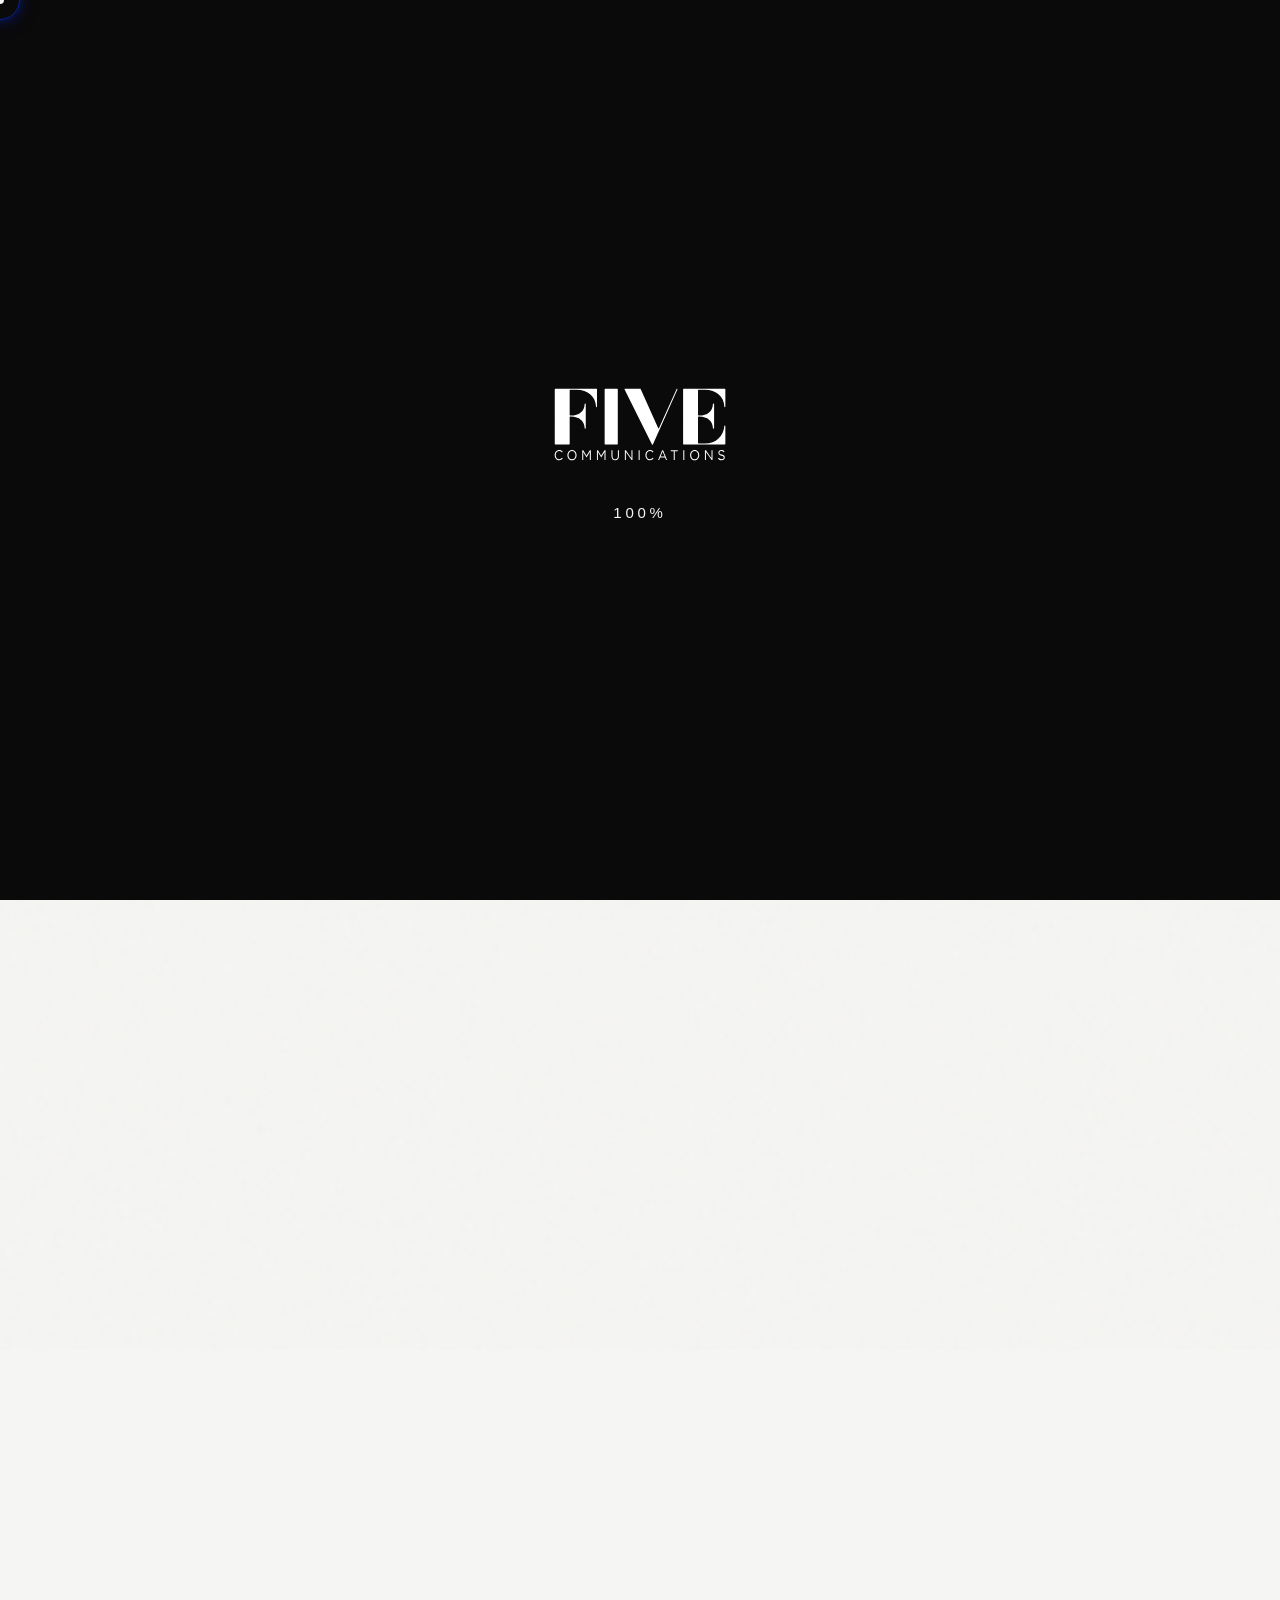
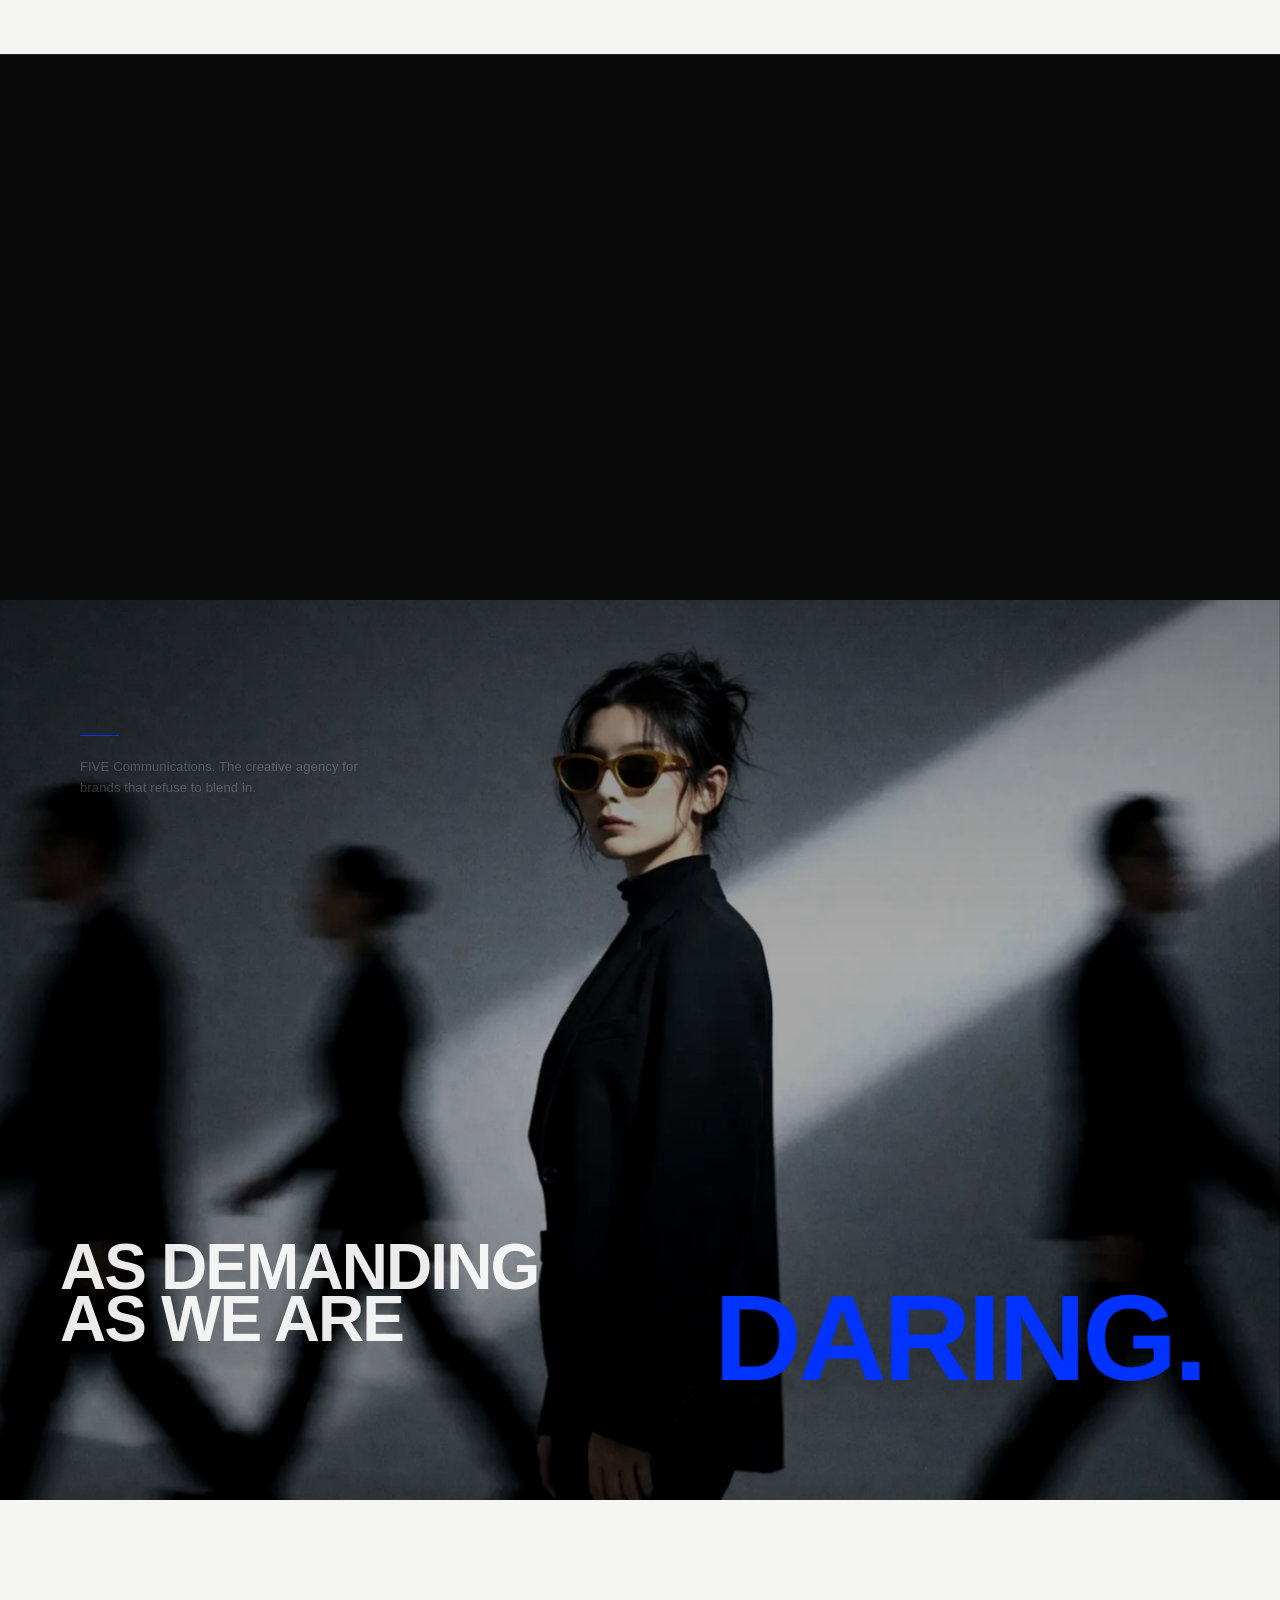
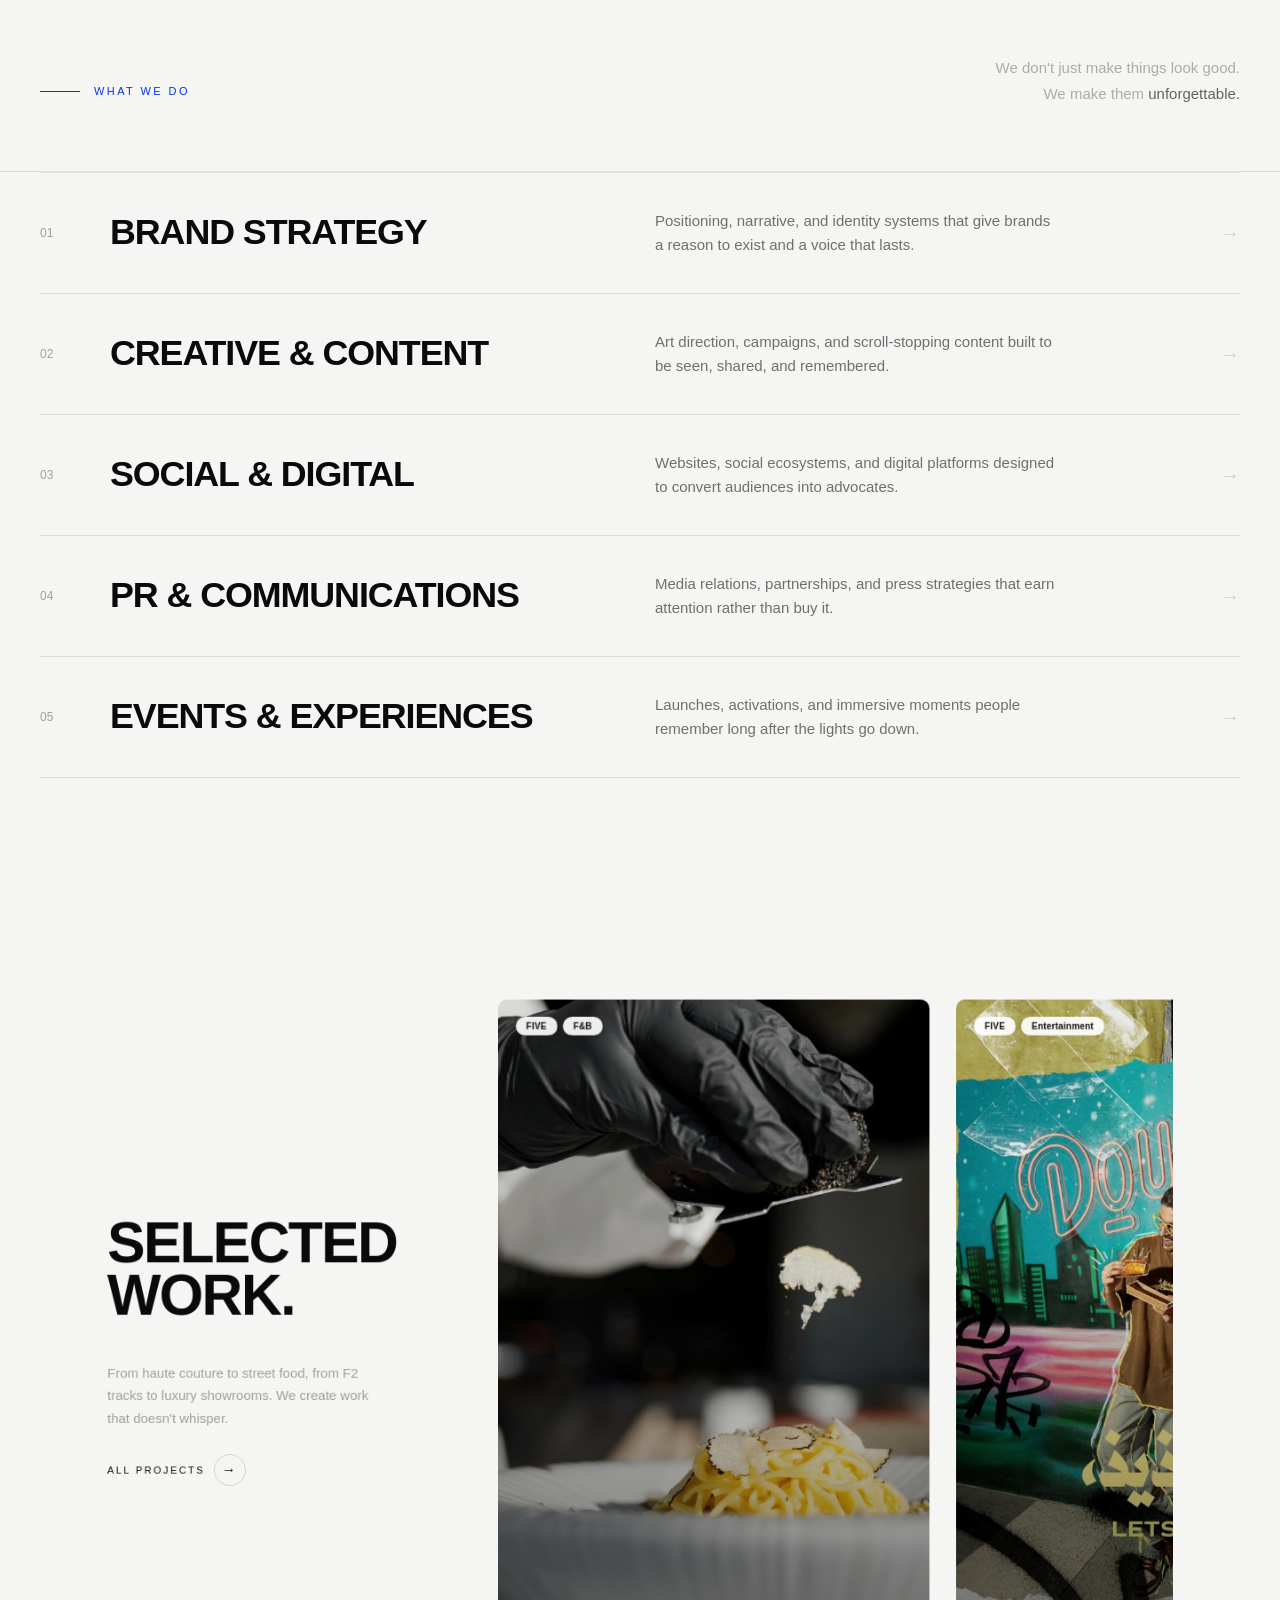
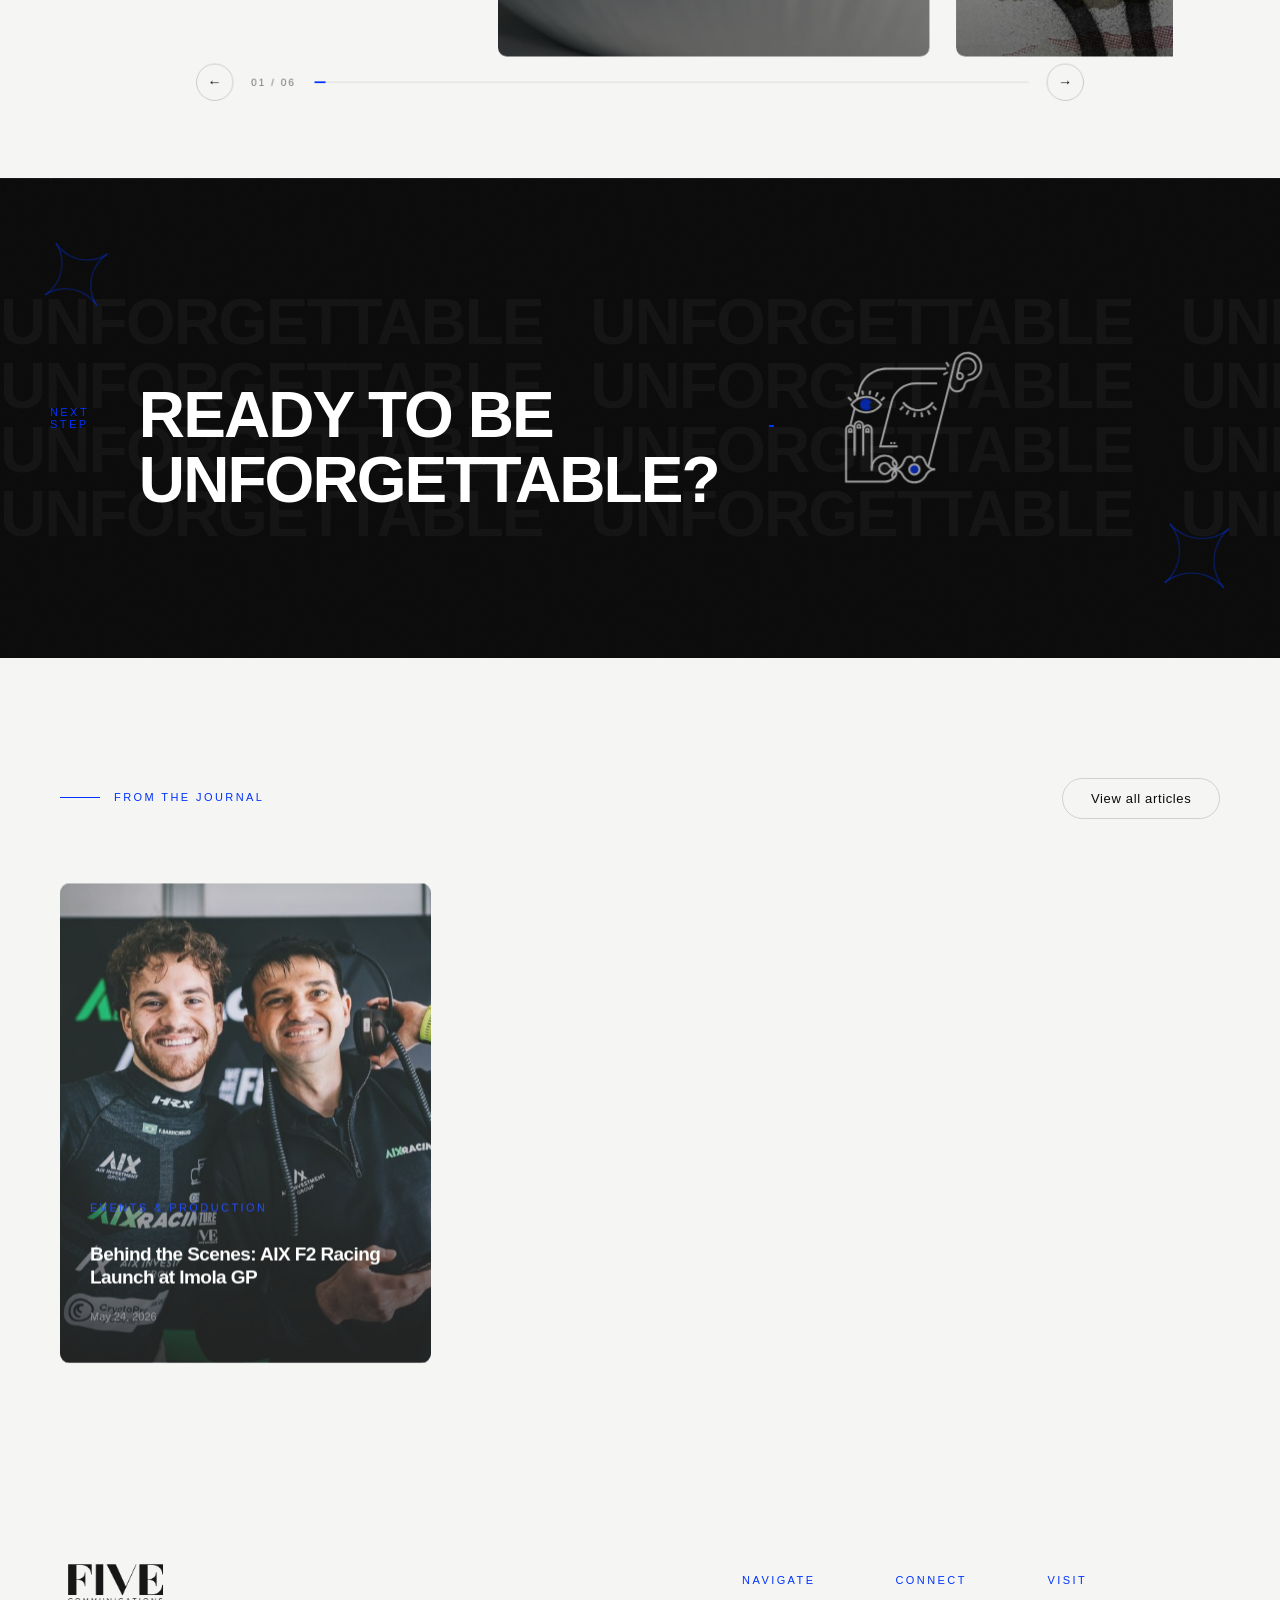
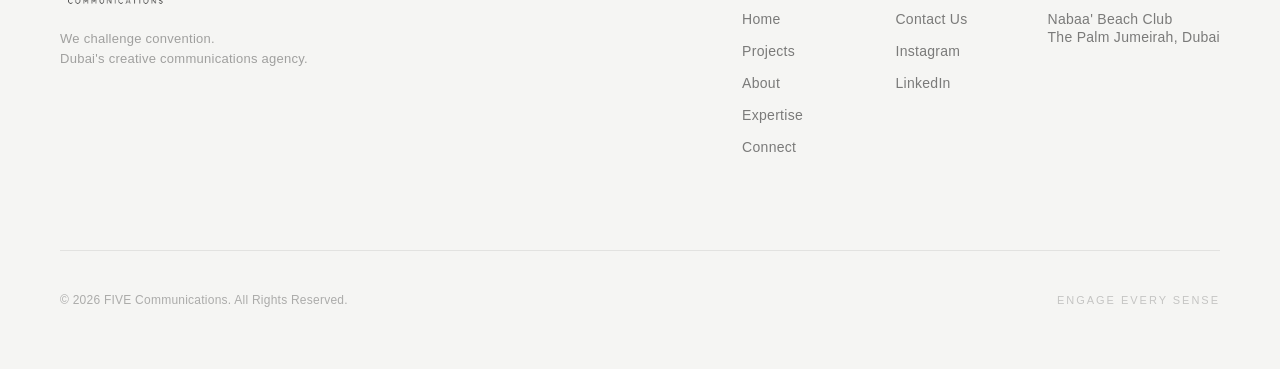
<file: index.html>
<!DOCTYPE html><html lang="en-US" prefix="og: https://ogp.me/ns#"><head>
    <meta charset="UTF-8">
    <meta name="viewport" content="width=device-width, initial-scale=1">
    <link rel="profile" href="https://gmpg.org/xfn/11">
    
<!-- Search Engine Optimization by Rank Math - https://rankmath.com/ -->
<title>FIVE Communications | Creative Communications Agency Dubai</title>
<meta name="description" content="FIVE is a creative communications agency Dubai brands trust - engaging all five senses to build captivating brand stories through strategy, creative, content, and production.">
<meta name="robots" content="index, follow, max-snippet:-1, max-video-preview:-1, max-image-preview:large">
<link rel="canonical" href="https://commfive.com/">
<meta property="og:locale" content="en_US">
<meta property="og:type" content="website">
<meta property="og:title" content="FIVE Communications | Creative Communications Agency Dubai">
<meta property="og:description" content="FIVE is a creative communications agency Dubai brands trust - engaging all five senses to build captivating brand stories through strategy, creative, content, and production.">
<meta property="og:url" content="https://commfive.com/">
<meta property="og:site_name" content="FIVE Communications">
<meta property="og:updated_time" content="2026-05-26T17:54:06+00:00">
<meta property="article:published_time" content="2026-03-12T08:01:22+00:00">
<meta property="article:modified_time" content="2026-05-26T17:54:06+00:00">
<meta name="twitter:card" content="summary_large_image">
<meta name="twitter:title" content="FIVE Communications | Creative Communications Agency Dubai">
<meta name="twitter:description" content="FIVE is a creative communications agency Dubai brands trust - engaging all five senses to build captivating brand stories through strategy, creative, content, and production.">
<meta name="twitter:label1" content="Written by">
<meta name="twitter:data1" content="admin">
<meta name="twitter:label2" content="Time to read">
<meta name="twitter:data2" content="Less than a minute">
<script type="application/ld+json" class="rank-math-schema">{"@context":"https://schema.org","@graph":[{"@type":"Organization","@id":"https://commfive.com/#organization","name":"My Blog","url":"https://commfive.com"},{"@type":"WebSite","@id":"https://commfive.com/#website","url":"https://commfive.com","name":"FIVE Communications","alternateName":"FIVE","publisher":{"@id":"https://commfive.com/#organization"},"inLanguage":"en-US","potentialAction":{"@type":"SearchAction","target":"https://commfive.com/?s={search_term_string}","query-input":"required name=search_term_string"}},{"@type":"WebPage","@id":"https://commfive.com/#webpage","url":"https://commfive.com/","name":"FIVE Communications | Creative Communications Agency Dubai","datePublished":"2026-03-12T08:01:22+00:00","dateModified":"2026-05-26T17:54:06+00:00","about":{"@id":"https://commfive.com/#organization"},"isPartOf":{"@id":"https://commfive.com/#website"},"inLanguage":"en-US"},{"@type":"Person","@id":"https://commfive.com/author/admin/","name":"admin","url":"https://commfive.com/author/admin/","image":{"@type":"ImageObject","@id":"https://secure.gravatar.com/avatar/9be235a951a37c209ad2e5e92eae49040a541921bb8e3987dc170573fd889ec3?s=96&amp;d=mm&amp;r=g","url":"https://secure.gravatar.com/avatar/9be235a951a37c209ad2e5e92eae49040a541921bb8e3987dc170573fd889ec3?s=96&amp;d=mm&amp;r=g","caption":"admin","inLanguage":"en-US"},"sameAs":["https://commfive.com"],"worksFor":{"@id":"https://commfive.com/#organization"}},{"@type":"Article","headline":"FIVE Communications | Creative Communications Agency Dubai","keywords":"creative communications agency Dubai","datePublished":"2026-03-12T08:01:22+00:00","dateModified":"2026-05-26T17:54:06+00:00","author":{"@id":"https://commfive.com/author/admin/","name":"admin"},"publisher":{"@id":"https://commfive.com/#organization"},"description":"FIVE is a creative communications agency Dubai brands trust - engaging all five senses to build captivating brand stories through strategy, creative, content, and production.","name":"FIVE Communications | Creative Communications Agency Dubai","@id":"https://commfive.com/#richSnippet","isPartOf":{"@id":"https://commfive.com/#webpage"},"inLanguage":"en-US","mainEntityOfPage":{"@id":"https://commfive.com/#webpage"}}]}</script>
<!-- /Rank Math WordPress SEO plugin -->

<link rel="dns-prefetch" href="//cdnjs.cloudflare.com">
<link rel="dns-prefetch" href="//cdn.jsdelivr.net">
<link rel="dns-prefetch" href="//unpkg.com">
<link rel="alternate" title="oEmbed (JSON)" type="application/json+oembed" href="https://commfive.com/wp-json/oembed/1.0/embed?url=https%3A%2F%2Fcommfive.com%2F">
<link rel="alternate" title="oEmbed (XML)" type="text/xml+oembed" href="https://commfive.com/wp-json/oembed/1.0/embed?url=https%3A%2F%2Fcommfive.com%2F&amp;format=xml">
<style id="wp-img-auto-sizes-contain-inline-css">
img:is([sizes=auto i],[sizes^="auto," i]){contain-intrinsic-size:3000px 1500px}
/*# sourceURL=wp-img-auto-sizes-contain-inline-css */
</style>
<link rel="stylesheet" id="five-theme-css" href="wp-content/themes/five/style_ver%3D1785103032.css" media="all">
<style id="wp-emoji-styles-inline-css">

	img.wp-smiley, img.emoji {
		display: inline !important;
		border: none !important;
		box-shadow: none !important;
		height: 1em !important;
		width: 1em !important;
		margin: 0 0.07em !important;
		vertical-align: -0.1em !important;
		background: none !important;
		padding: 0 !important;
	}
/*# sourceURL=wp-emoji-styles-inline-css */
</style>
<style id="wp-block-library-inline-css">
:root{--wp-block-synced-color:#7a00df;--wp-block-synced-color--rgb:122,0,223;--wp-bound-block-color:var(--wp-block-synced-color);--wp-editor-canvas-background:#ddd;--wp-admin-theme-color:#007cba;--wp-admin-theme-color--rgb:0,124,186;--wp-admin-theme-color-darker-10:#006ba1;--wp-admin-theme-color-darker-10--rgb:0,107,160.5;--wp-admin-theme-color-darker-20:#005a87;--wp-admin-theme-color-darker-20--rgb:0,90,135;--wp-admin-border-width-focus:2px}@media (min-resolution:192dpi){:root{--wp-admin-border-width-focus:1.5px}}.wp-element-button{cursor:pointer}:root .has-very-light-gray-background-color{background-color:#eee}:root .has-very-dark-gray-background-color{background-color:#313131}:root .has-very-light-gray-color{color:#eee}:root .has-very-dark-gray-color{color:#313131}:root .has-vivid-green-cyan-to-vivid-cyan-blue-gradient-background{background:linear-gradient(135deg,#00d084,#0693e3)}:root .has-purple-crush-gradient-background{background:linear-gradient(135deg,#34e2e4,#4721fb 50%,#ab1dfe)}:root .has-hazy-dawn-gradient-background{background:linear-gradient(135deg,#faaca8,#dad0ec)}:root .has-subdued-olive-gradient-background{background:linear-gradient(135deg,#fafae1,#67a671)}:root .has-atomic-cream-gradient-background{background:linear-gradient(135deg,#fdd79a,#004a59)}:root .has-nightshade-gradient-background{background:linear-gradient(135deg,#330968,#31cdcf)}:root .has-midnight-gradient-background{background:linear-gradient(135deg,#020381,#2874fc)}:root{--wp--preset--font-size--normal:16px;--wp--preset--font-size--huge:42px}.has-regular-font-size{font-size:1em}.has-larger-font-size{font-size:2.625em}.has-normal-font-size{font-size:var(--wp--preset--font-size--normal)}.has-huge-font-size{font-size:var(--wp--preset--font-size--huge)}:root .has-text-align-center{text-align:center}:root .has-text-align-left{text-align:left}:root .has-text-align-right{text-align:right}.has-fit-text{white-space:nowrap!important}#end-resizable-editor-section{display:none}.aligncenter{clear:both}.items-justified-left{justify-content:flex-start}.items-justified-center{justify-content:center}.items-justified-right{justify-content:flex-end}.items-justified-space-between{justify-content:space-between}.screen-reader-text{word-wrap:normal!important;border:0;clip-path:inset(50%);height:1px;margin:-1px;overflow:hidden;padding:0;position:absolute;width:1px;word-break:normal!important}.screen-reader-text:focus{background-color:#ddd;clip-path:none;color:#444;display:block;font-size:1em;height:auto;left:5px;line-height:normal;padding:15px 23px 14px;text-decoration:none;top:5px;width:auto;z-index:100000}html :where(.has-border-color){border-style:solid}html :where([style^=border-color],[style*=";border-color"],[style*="; border-color"]){border-style:solid}html :where([style^=border-top-color],[style*=";border-top-color"],[style*="; border-top-color"]){border-top-style:solid}html :where([style^=border-right-color],[style*=";border-right-color"],[style*="; border-right-color"]){border-right-style:solid}html :where([style^=border-bottom-color],[style*=";border-bottom-color"],[style*="; border-bottom-color"]){border-bottom-style:solid}html :where([style^=border-left-color],[style*=";border-left-color"],[style*="; border-left-color"]){border-left-style:solid}html :where([style^=border-width],[style*=";border-width"],[style*="; border-width"]){border-style:solid}html :where([style^=border-top-width],[style*=";border-top-width"],[style*="; border-top-width"]){border-top-style:solid}html :where([style^=border-right-width],[style*=";border-right-width"],[style*="; border-right-width"]){border-right-style:solid}html :where([style^=border-bottom-width],[style*=";border-bottom-width"],[style*="; border-bottom-width"]){border-bottom-style:solid}html :where([style^=border-left-width],[style*=";border-left-width"],[style*="; border-left-width"]){border-left-style:solid}html :where(img[class*=wp-image-]){height:auto;max-width:100%}:where(figure){margin:0 0 1em}html :where(.is-position-sticky){--wp-admin--admin-bar--position-offset:var(--wp-admin--admin-bar--height,0px)}@media screen and (max-width:600px){html :where(.is-position-sticky){--wp-admin--admin-bar--position-offset:0px}}

/*# sourceURL=/wp-includes/css/dist/block-library/common.min.css */
</style>
<style id="wp-block-paragraph-inline-css">
.is-small-text{font-size:.875em}.is-regular-text{font-size:1em}.is-large-text{font-size:2.25em}.is-larger-text{font-size:3em}.has-drop-cap:not(:focus):first-letter{float:left;font-size:8.4em;font-style:normal;font-weight:100;line-height:.68;margin:.05em .1em 0 0;text-transform:uppercase}body.rtl .has-drop-cap:not(:focus):first-letter{float:none;margin-left:.1em}p.has-drop-cap.has-background{overflow:hidden}:root :where(p.has-background){padding:1.25em 2.375em}:where(p.has-text-color:not(.has-link-color)) a{color:inherit}p.has-text-align-left[style*="writing-mode:vertical-lr"],p.has-text-align-right[style*="writing-mode:vertical-rl"]{rotate:180deg}
/*# sourceURL=https://commfive.com/wp-includes/blocks/paragraph/style.min.css */
</style>

<style id="classic-theme-styles-inline-css">
/*! This file is auto-generated */
.wp-block-button__link{color:#fff;background-color:#32373c;border-radius:9999px;box-shadow:none;text-decoration:none;padding:calc(.667em + 2px) calc(1.333em + 2px);font-size:1.125em}.wp-block-file__button{background:#32373c;color:#fff;text-decoration:none}
/*# sourceURL=/wp-includes/css/classic-themes.min.css */
</style>

<style id="global-styles-inline-css">
:root{--wp--preset--aspect-ratio--square: 1;--wp--preset--aspect-ratio--4-3: 4/3;--wp--preset--aspect-ratio--3-4: 3/4;--wp--preset--aspect-ratio--3-2: 3/2;--wp--preset--aspect-ratio--2-3: 2/3;--wp--preset--aspect-ratio--16-9: 16/9;--wp--preset--aspect-ratio--9-16: 9/16;--wp--preset--color--black: #000000;--wp--preset--color--cyan-bluish-gray: #abb8c3;--wp--preset--color--white: #ffffff;--wp--preset--color--pale-pink: #f78da7;--wp--preset--color--vivid-red: #cf2e2e;--wp--preset--color--luminous-vivid-orange: #ff6900;--wp--preset--color--luminous-vivid-amber: #fcb900;--wp--preset--color--light-green-cyan: #7bdcb5;--wp--preset--color--vivid-green-cyan: #00d084;--wp--preset--color--pale-cyan-blue: #8ed1fc;--wp--preset--color--vivid-cyan-blue: #0693e3;--wp--preset--color--vivid-purple: #9b51e0;--wp--preset--gradient--vivid-cyan-blue-to-vivid-purple: linear-gradient(135deg,rgb(6,147,227) 0%,rgb(155,81,224) 100%);--wp--preset--gradient--light-green-cyan-to-vivid-green-cyan: linear-gradient(135deg,rgb(122,220,180) 0%,rgb(0,208,130) 100%);--wp--preset--gradient--luminous-vivid-amber-to-luminous-vivid-orange: linear-gradient(135deg,rgb(252,185,0) 0%,rgb(255,105,0) 100%);--wp--preset--gradient--luminous-vivid-orange-to-vivid-red: linear-gradient(135deg,rgb(255,105,0) 0%,rgb(207,46,46) 100%);--wp--preset--gradient--very-light-gray-to-cyan-bluish-gray: linear-gradient(135deg,rgb(238,238,238) 0%,rgb(169,184,195) 100%);--wp--preset--gradient--cool-to-warm-spectrum: linear-gradient(135deg,rgb(74,234,220) 0%,rgb(151,120,209) 20%,rgb(207,42,186) 40%,rgb(238,44,130) 60%,rgb(251,105,98) 80%,rgb(254,248,76) 100%);--wp--preset--gradient--blush-light-purple: linear-gradient(135deg,rgb(255,206,236) 0%,rgb(152,150,240) 100%);--wp--preset--gradient--blush-bordeaux: linear-gradient(135deg,rgb(254,205,165) 0%,rgb(254,45,45) 50%,rgb(107,0,62) 100%);--wp--preset--gradient--luminous-dusk: linear-gradient(135deg,rgb(255,203,112) 0%,rgb(199,81,192) 50%,rgb(65,88,208) 100%);--wp--preset--gradient--pale-ocean: linear-gradient(135deg,rgb(255,245,203) 0%,rgb(182,227,212) 50%,rgb(51,167,181) 100%);--wp--preset--gradient--electric-grass: linear-gradient(135deg,rgb(202,248,128) 0%,rgb(113,206,126) 100%);--wp--preset--gradient--midnight: linear-gradient(135deg,rgb(2,3,129) 0%,rgb(40,116,252) 100%);--wp--preset--font-size--small: 13px;--wp--preset--font-size--medium: 20px;--wp--preset--font-size--large: 36px;--wp--preset--font-size--x-large: 42px;--wp--preset--spacing--20: 0.44rem;--wp--preset--spacing--30: 0.67rem;--wp--preset--spacing--40: 1rem;--wp--preset--spacing--50: 1.5rem;--wp--preset--spacing--60: 2.25rem;--wp--preset--spacing--70: 3.38rem;--wp--preset--spacing--80: 5.06rem;--wp--preset--shadow--natural: 6px 6px 9px rgba(0, 0, 0, 0.2);--wp--preset--shadow--deep: 12px 12px 50px rgba(0, 0, 0, 0.4);--wp--preset--shadow--sharp: 6px 6px 0px rgba(0, 0, 0, 0.2);--wp--preset--shadow--outlined: 6px 6px 0px -3px rgb(255, 255, 255), 6px 6px rgb(0, 0, 0);--wp--preset--shadow--crisp: 6px 6px 0px rgb(0, 0, 0);}.wp-block-button{--wp--preset--dimension--25: 25%;--wp--preset--dimension--50: 50%;--wp--preset--dimension--75: 75%;--wp--preset--dimension--100: 100%;}:where(body) { margin: 0; }:where(.is-layout-flex){gap: 0.5em;}:where(.is-layout-grid){gap: 0.5em;}body .is-layout-flex{display: flex;}.is-layout-flex{flex-wrap: wrap;align-items: center;}.is-layout-flex > :is(*, div){margin: 0;}body .is-layout-grid{display: grid;}.is-layout-grid > :is(*, div){margin: 0;}body{padding-top: 0px;padding-right: 0px;padding-bottom: 0px;padding-left: 0px;}:root :where(.wp-element-button, .wp-block-button__link){background-color: #32373c;border-width: 0;color: #fff;font-family: inherit;font-size: inherit;font-style: inherit;font-weight: inherit;letter-spacing: inherit;line-height: inherit;padding-top: calc(0.667em + 2px);padding-right: calc(1.333em + 2px);padding-bottom: calc(0.667em + 2px);padding-left: calc(1.333em + 2px);text-decoration: none;text-transform: inherit;}.has-black-color{color: var(--wp--preset--color--black) !important;}.has-cyan-bluish-gray-color{color: var(--wp--preset--color--cyan-bluish-gray) !important;}.has-white-color{color: var(--wp--preset--color--white) !important;}.has-pale-pink-color{color: var(--wp--preset--color--pale-pink) !important;}.has-vivid-red-color{color: var(--wp--preset--color--vivid-red) !important;}.has-luminous-vivid-orange-color{color: var(--wp--preset--color--luminous-vivid-orange) !important;}.has-luminous-vivid-amber-color{color: var(--wp--preset--color--luminous-vivid-amber) !important;}.has-light-green-cyan-color{color: var(--wp--preset--color--light-green-cyan) !important;}.has-vivid-green-cyan-color{color: var(--wp--preset--color--vivid-green-cyan) !important;}.has-pale-cyan-blue-color{color: var(--wp--preset--color--pale-cyan-blue) !important;}.has-vivid-cyan-blue-color{color: var(--wp--preset--color--vivid-cyan-blue) !important;}.has-vivid-purple-color{color: var(--wp--preset--color--vivid-purple) !important;}.has-black-background-color{background-color: var(--wp--preset--color--black) !important;}.has-cyan-bluish-gray-background-color{background-color: var(--wp--preset--color--cyan-bluish-gray) !important;}.has-white-background-color{background-color: var(--wp--preset--color--white) !important;}.has-pale-pink-background-color{background-color: var(--wp--preset--color--pale-pink) !important;}.has-vivid-red-background-color{background-color: var(--wp--preset--color--vivid-red) !important;}.has-luminous-vivid-orange-background-color{background-color: var(--wp--preset--color--luminous-vivid-orange) !important;}.has-luminous-vivid-amber-background-color{background-color: var(--wp--preset--color--luminous-vivid-amber) !important;}.has-light-green-cyan-background-color{background-color: var(--wp--preset--color--light-green-cyan) !important;}.has-vivid-green-cyan-background-color{background-color: var(--wp--preset--color--vivid-green-cyan) !important;}.has-pale-cyan-blue-background-color{background-color: var(--wp--preset--color--pale-cyan-blue) !important;}.has-vivid-cyan-blue-background-color{background-color: var(--wp--preset--color--vivid-cyan-blue) !important;}.has-vivid-purple-background-color{background-color: var(--wp--preset--color--vivid-purple) !important;}.has-black-border-color{border-color: var(--wp--preset--color--black) !important;}.has-cyan-bluish-gray-border-color{border-color: var(--wp--preset--color--cyan-bluish-gray) !important;}.has-white-border-color{border-color: var(--wp--preset--color--white) !important;}.has-pale-pink-border-color{border-color: var(--wp--preset--color--pale-pink) !important;}.has-vivid-red-border-color{border-color: var(--wp--preset--color--vivid-red) !important;}.has-luminous-vivid-orange-border-color{border-color: var(--wp--preset--color--luminous-vivid-orange) !important;}.has-luminous-vivid-amber-border-color{border-color: var(--wp--preset--color--luminous-vivid-amber) !important;}.has-light-green-cyan-border-color{border-color: var(--wp--preset--color--light-green-cyan) !important;}.has-vivid-green-cyan-border-color{border-color: var(--wp--preset--color--vivid-green-cyan) !important;}.has-pale-cyan-blue-border-color{border-color: var(--wp--preset--color--pale-cyan-blue) !important;}.has-vivid-cyan-blue-border-color{border-color: var(--wp--preset--color--vivid-cyan-blue) !important;}.has-vivid-purple-border-color{border-color: var(--wp--preset--color--vivid-purple) !important;}.has-vivid-cyan-blue-to-vivid-purple-gradient-background{background: var(--wp--preset--gradient--vivid-cyan-blue-to-vivid-purple) !important;}.has-light-green-cyan-to-vivid-green-cyan-gradient-background{background: var(--wp--preset--gradient--light-green-cyan-to-vivid-green-cyan) !important;}.has-luminous-vivid-amber-to-luminous-vivid-orange-gradient-background{background: var(--wp--preset--gradient--luminous-vivid-amber-to-luminous-vivid-orange) !important;}.has-luminous-vivid-orange-to-vivid-red-gradient-background{background: var(--wp--preset--gradient--luminous-vivid-orange-to-vivid-red) !important;}.has-very-light-gray-to-cyan-bluish-gray-gradient-background{background: var(--wp--preset--gradient--very-light-gray-to-cyan-bluish-gray) !important;}.has-cool-to-warm-spectrum-gradient-background{background: var(--wp--preset--gradient--cool-to-warm-spectrum) !important;}.has-blush-light-purple-gradient-background{background: var(--wp--preset--gradient--blush-light-purple) !important;}.has-blush-bordeaux-gradient-background{background: var(--wp--preset--gradient--blush-bordeaux) !important;}.has-luminous-dusk-gradient-background{background: var(--wp--preset--gradient--luminous-dusk) !important;}.has-pale-ocean-gradient-background{background: var(--wp--preset--gradient--pale-ocean) !important;}.has-electric-grass-gradient-background{background: var(--wp--preset--gradient--electric-grass) !important;}.has-midnight-gradient-background{background: var(--wp--preset--gradient--midnight) !important;}.has-small-font-size{font-size: var(--wp--preset--font-size--small) !important;}.has-medium-font-size{font-size: var(--wp--preset--font-size--medium) !important;}.has-large-font-size{font-size: var(--wp--preset--font-size--large) !important;}.has-x-large-font-size{font-size: var(--wp--preset--font-size--x-large) !important;}
/*# sourceURL=global-styles-inline-css */
</style>

<script id="gsap-js" src="cdnjs.cloudflare.com/ajax/libs/gsap/3.12.5/gsap.min_ver%3D3.12.5.js"></script>
<script id="gsap-scrolltrigger-js" src="cdnjs.cloudflare.com/ajax/libs/gsap/3.12.5/ScrollTrigger.min_ver%3D3.12.5.js"></script>
<script id="gsap-splittext-js" src="cdn.jsdelivr.net/npm/gsap%403.13.0/dist/SplitText.min_ver%3D3.13.0.js"></script>
<script id="gsap-scrambletext-js" src="cdn.jsdelivr.net/npm/gsap%403.13.0/dist/ScrambleTextPlugin.min_ver%3D3.13.0.js"></script>
<script id="lenis-js" src="unpkg.com/lenis%401.1.13/dist/lenis.min_ver%3D1.1.13.js"></script>
<link rel="https://api.w.org/" href="https://commfive.com/wp-json/"><link rel="alternate" title="JSON" type="application/json" href="https://commfive.com/wp-json/wp/v2/pages/14"><link rel="shortlink" href="https://commfive.com/">
<link rel="icon" href="wp-content/uploads/2026/05/cropped-Five-Communications-Logo-32x32.jpg" sizes="32x32">
<link rel="icon" href="wp-content/uploads/2026/05/cropped-Five-Communications-Logo-192x192.jpg" sizes="192x192">
<link rel="apple-touch-icon" href="wp-content/uploads/2026/05/cropped-Five-Communications-Logo-180x180.jpg">
<meta name="msapplication-TileImage" content="https://commfive.com/wp-content/uploads/2026/05/cropped-Five-Communications-Logo-270x270.jpg">
</head>

<body class="home wp-singular page-template page-template-template-homepage page-template-template-homepage-php page page-id-14 wp-theme-five">

<!-- Custom Cursor -->
<div class="cursor-dot" id="cursorDot"></div>
<div class="cursor-ring" id="cursorRing"></div>

<!-- Noise Overlay -->
<div class="noise"></div>

<!-- ========== FIXED NAVIGATION ========== -->
<header class="hero-nav" id="heroNav">
    <div class="hero-nav-inner">
        <a href="index.html" class="hero-nav-logo-link">
            <div class="hero-nav-logo-wrapper">
                <img src="wp-content/themes/five/images/fivelogowhite.png" alt="FIVE Communications" class="hero-nav-logo-img">
            </div>
        </a>

        <button class="nav-burger" id="navBurger" aria-label="Open menu">
            <span class="burger-line"></span>
            <span class="burger-line"></span>
        </button>

        <ul class="hero-nav-menu">
            <li class="nav-item">
                <a href="projects/index.html" class="hero-nav-link">PROJECTS</a>
            </li>
            <li class="nav-item has-dropdown">
                <a href="about/index.html" class="hero-nav-link">AGENCY</a>
                <ul class="dropdown-menu">
                    <li><a href="about/index.html" class="dropdown-link">About</a></li>
                    <li><a href="journal/index.html" class="dropdown-link">Journal</a></li>
                </ul>
            </li>
            <li class="nav-item">
                <a href="expertise/index.html" class="hero-nav-link">EXPERTISE</a>
            </li>
            <li class="nav-item">
                <a href="connect/index.html" class="hero-nav-link">CONNECT</a>
            </li>
        </ul>

        <div class="hero-nav-right">
            <a href="atelier/index.html" class="hero-nav-atelier-link" aria-label="FIVE Atelier — coming soon">
                <img src="wp-content/themes/five/images/five-atelier-white.png" alt="FIVE Atelier" class="hero-nav-atelier-img">
            </a>
            <a href="https://www.instagram.com/five.communications/" target="_blank" rel="noopener" class="hero-nav-social-link" aria-label="FIVE on Instagram">
                <svg width="20" height="20" viewBox="0 0 24 24" fill="none" xmlns="http://www.w3.org/2000/svg" aria-hidden="true">
                    <rect x="2" y="2" width="20" height="20" rx="5" ry="5" stroke="currentColor" stroke-width="1.5" stroke-linecap="round" stroke-linejoin="round"></rect>
                    <circle cx="12" cy="12" r="4" stroke="currentColor" stroke-width="1.5"></circle>
                    <circle cx="17.5" cy="6.5" r="0.5" fill="currentColor" stroke="currentColor" stroke-width="0.5"></circle>
                </svg>
            </a>
        </div>
    </div>
</header>

<!-- Fullscreen Mobile Nav Overlay -->
<div class="mobile-nav-overlay" id="mobileNavOverlay">
    <nav class="mobile-nav-inner">
        <div class="mobile-nav-group">
            <a href="index.html" class="mobile-nav-link is-active">Home</a>
        </div>
        <div class="mobile-nav-group">
            <a href="projects/index.html" class="mobile-nav-link">Projects</a>
        </div>
        <div class="mobile-nav-group">
            <a href="about/index.html" class="mobile-nav-link">Agency</a>
            <div class="mobile-nav-sub">
                <a href="about/index.html">About</a>
                <a href="journal/index.html">Journal</a>
            </div>
        </div>
        <div class="mobile-nav-group">
            <a href="expertise/index.html" class="mobile-nav-link">Expertise</a>
        </div>
        <div class="mobile-nav-group">
            <a href="connect/index.html" class="mobile-nav-link">Connect</a>
        </div>
        <div class="mobile-nav-group">
            <a href="atelier/index.html" class="mobile-nav-atelier-link" aria-label="FIVE Atelier — coming soon">
                <img src="wp-content/themes/five/images/five-atelier-white.png" alt="FIVE Atelier" class="mobile-nav-atelier-img">
            </a>
        </div>
    </nav>
    <div class="mobile-nav-footer">
        <a href="https://www.instagram.com/five.communications/" target="_blank" rel="noopener" class="mobile-nav-social">Instagram</a>
        <a href="https://www.linkedin.com/company/five-communications/" target="_blank" rel="noopener" class="mobile-nav-social">LinkedIn</a>
    </div>
</div>

<div id="page" class="site">
<main id="main" class="site-main">



    <!-- Loading Screen (keep as is) -->
    <div class="loading-screen" id="loadingScreen">
        <div class="loading-content">
            <div class="loading-flash-container">
                <img src="wp-content/themes/five/images/icon-sight.svg" alt="Sight" class="loading-flash-icon" data-icon="sight">
                <img src="wp-content/themes/five/images/icon-hearing.svg" alt="Hearing" class="loading-flash-icon" data-icon="hearing">
                <img src="wp-content/themes/five/images/icon-touch.svg" alt="Touch" class="loading-flash-icon" data-icon="touch">
                <img src="wp-content/themes/five/images/icon-smell.svg" alt="Smell" class="loading-flash-icon" data-icon="smell">
                <img src="wp-content/themes/five/images/icon-taste.svg" alt="Taste" class="loading-flash-icon" data-icon="taste">
            </div>
            <div class="loading-logo">
                <img src="wp-content/themes/five/images/FIVE_COMMUNICATION_LOGO.svg" alt="FIVE Communications" class="loading-logo-svg">
            </div>
            <div class="loading-counter">
                <span id="loadingNumber">0</span>%
            </div>
        </div>
    </div>

    <!-- Loading screen animation -->
    <script>
    (function() {
        var screen = document.getElementById('loadingScreen');
        if (!screen) return;

        var counter = document.getElementById('loadingNumber');
        var icons = document.querySelectorAll('.loading-flash-icon');
        var flashContainer = document.querySelector('.loading-flash-container');
        var logo = document.querySelector('.loading-logo');
        var counterWrap = document.querySelector('.loading-counter');
        var iconIndex = 0;

        /* ══ PHASE 1: Flash five sense icons with blue glow ══ */
        function flashIcons() {
            if (iconIndex >= icons.length) {
                // All icons done — snap hide last icon + glow
                setTimeout(function() {
                    icons[icons.length - 1].style.transition = 'opacity 0.06s ease-out';
                    icons[icons.length - 1].style.opacity = '0';
                    icons[icons.length - 1].style.transform = 'translate(-50%, -50%) scale(0.4)';
                    if (flashContainer) flashContainer.classList.remove('active');

                    // ══ PHASE 2: Fade in FIVE logo ══
                    setTimeout(function() {
                        if (logo) logo.style.opacity = '1';

                        // ══ PHASE 3: After logo visible, start counter 0→100% ══
                        setTimeout(startCounter, 600);
                    }, 200);
                }, 200);
                return;
            }

            // Hide previous icon instantly
            if (iconIndex > 0) {
                icons[iconIndex - 1].style.transition = 'opacity 0.06s ease-out';
                icons[iconIndex - 1].style.opacity = '0';
                icons[iconIndex - 1].style.transform = 'translate(-50%, -50%) scale(0.4)';
            }

            // Activate blue glow behind icons
            if (flashContainer) flashContainer.classList.add('active');

            // Punch in current icon — overshoot scale
            icons[iconIndex].style.transition = 'opacity 0.08s ease-out, transform 0.15s cubic-bezier(0.17, 0.67, 0.35, 1.3)';
            icons[iconIndex].style.opacity = '1';
            icons[iconIndex].style.transform = 'translate(-50%, -50%) scale(1.1)';
            iconIndex++;

            setTimeout(flashIcons, 180);
        }

        /* ══ PHASE 3: Counter counts 0 → 100% fast, then fade out ══ */
        function startCounter() {
            var current = 0;
            if (counterWrap) counterWrap.style.opacity = '1';

            var interval = setInterval(function() {
                current += 3;
                if (current > 100) current = 100;
                if (counter) counter.textContent = current;

                if (current >= 100) {
                    clearInterval(interval);

                    // Brief pause at 100%, then fade out loader
                    setTimeout(function() {
                        screen.style.transition = 'opacity 0.6s ease';
                        screen.style.opacity = '0';
                        setTimeout(function() {
                            screen.style.display = 'none';
                            screen.classList.add('hidden');
                        }, 600);
                    }, 350);
                }
            }, 25);
        }

        // Kick off Phase 1 immediately
        flashIcons();

        // Safety timeout — force hide after 7s no matter what
        setTimeout(function() {
            if (screen.style.display !== 'none') {
                screen.style.transition = 'opacity 0.4s ease';
                screen.style.opacity = '0';
                setTimeout(function() {
                    screen.style.display = 'none';
                    screen.classList.add('hidden');
                }, 400);
            }
        }, 7000);
    })();
    </script>


    <!-- ========== PINNED HERO + MANIFESTO (v7 architecture) ========== -->
    <!-- intro-wrap is 250vh — triggers the pin. Stage gets pinned at 100vh.
         Panel rises from below. Headline transitions white→dark + shrinks. -->
    <section class="intro-wrap" id="introWrap">
        <div class="stage" id="stage">

            <!-- Video Background -->
            <div class="stage-bg" id="stageBg">
                                    <video id="heroVideo" class="hero-video" autoplay="" muted="" loop="" playsinline="">
                        <source src="wp-content/uploads/2026/03/FIVE-2-2.mp4" type="video/mp4">
                    </video>
                            </div>

            <!-- Hero Headline -->
            <div class="headline" id="headline">
                <h1 id="headlineText">
                    <span><span class="headline-word">We Engage All</span></span>
                    <span><span class="headline-word"><span class="headline-word--five">Five</span> Senses</span></span>
                </h1>
            </div>

            <!-- Scroll Indicator -->
            <!-- Vertical Scroll Indicator (matches inner pages) -->
            <div class="hero-scroll">
                <span class="hero-scroll-text">Scroll</span>
                <div class="hero-scroll-line"><div class="hero-scroll-fill"></div></div>
            </div>

            <!-- Rising Manifesto Panel -->
            <div class="panel" id="panel">
                <div class="panel-inner">
                    <div class="manifesto-hero-layout">
                        <div class="manifesto-hero-text" id="mCopy">
                            <div class="copy-rule" id="mRule"></div>
                            <div class="manifesto-eyebrow">About FIVE Communications</div>
                            <p class="manifesto-hero-subtitle">A Dubai-born creative agency that believes powerful communication goes beyond sight and sound. We craft experiences people feel.</p>
                            <a href="connect/index.html" class="manifesto-cta" id="mCta">
                                <span>Start a Project</span>
                                <span class="cta-circle">→</span>
                            </a>
                        </div>
                        <div class="manifesto-mascot-wrap" id="mPull">
                            <div class="m-mascot" id="mMascot">
                                <div class="m-mascot-stage">
                                    <div class="m-face-wrapper" id="m-face-wrapper">
                                        <!-- LAYER 1: NOSE -->
                                        <div class="m-layer" id="m-layer-nose">
                                            <svg viewBox="0 0 1000 1000" xmlns="http://www.w3.org/2000/svg">
                                                <path d="M405.28,675.87h-110.36l69.55-269.9c17.27-67.02,77.67-113.84,146.89-113.84h127.74v11.69h-127.74c-63.88,0-119.63,43.2-135.57,105.06l-65.78,255.29h95.27v11.69Z"></path>
                                                <rect x="395.69" y="537.24" width="509.4" height="11.69" transform="translate(-37.79 1037.41) rotate(-75.55)"></rect>
                                                <path d="M170.15,394.48l-11.32-2.92,14.97-58.08c19.53-75.79,87.83-128.73,166.1-128.73h352.87v11.69h-352.87c-72.94,0-136.59,49.33-154.78,119.96l-14.97,58.08Z"></path>
                                                <rect x="86.51" y="488.57" width="103.7" height="11.69" transform="translate(-374.94 505.04) rotate(-75.55)"></rect>
                                                <rect x="380.9" y="644.67" width="11.45" height="11.69"></rect>
                                                <rect x="361.94" y="644.67" width="11.45" height="11.69"></rect>
                                            </svg>
                                        </div>
                                        <!-- LAYER 2: LEFT EYE -->
                                        <div class="m-layer" id="m-layer-eye-left">
                                            <svg viewBox="0 0 1000 1000" xmlns="http://www.w3.org/2000/svg">
                                                <ellipse cx="220" cy="423" rx="110" ry="70" class="m-layer-mask"></ellipse>
                                                <path d="M219.63,475.08c-36.81,0-71.38-18.04-92.48-48.26l-2.34-3.35,2.34-3.35c21.1-30.22,55.67-48.26,92.48-48.26s71.39,18.04,92.49,48.26l2.34,3.35-2.34,3.35c-21.1,30.22-55.68,48.26-92.49,48.26ZM139.17,423.47c19.08,25.07,48.85,39.92,80.46,39.92s61.39-14.85,80.47-39.92c-19.08-25.07-48.85-39.92-80.47-39.92s-61.38,14.85-80.46,39.92Z"></path>
                                                <path d="M129.04,403.64l-21.78-19.48c3.03-3.39,6.26-6.68,9.59-9.79l19.92,21.38c-2.69,2.5-5.29,5.16-7.73,7.89ZM310.2,403.6c-2.44-2.73-5.05-5.38-7.73-7.88l19.91-21.39c3.33,3.1,6.56,6.39,9.59,9.78l-21.77,19.49ZM158.94,379.36l-14.6-25.31c3.94-2.27,8.03-4.39,12.16-6.3l12.25,26.53c-3.33,1.54-6.64,3.25-9.82,5.08ZM280.29,379.34c-3.17-1.83-6.47-3.54-9.81-5.08l12.24-26.54c4.14,1.91,8.23,4.03,12.17,6.3l-14.6,25.32ZM194.93,365.64l-5.96-28.61c4.46-.93,9.01-1.66,13.53-2.18l3.32,29.03c-3.64.42-7.31,1.01-10.9,1.76ZM244.29,365.63c-3.59-.75-7.25-1.34-10.9-1.75l3.32-29.03c4.53.52,9.08,1.25,13.54,2.18l-5.95,28.61Z"></path>
                                                <path id="m-pupil-left" fill="#0033FF" d="M237.71,425.1c0,7.06,5.62,12.8,12.62,13-5.73,11.9-17.9,20.11-32,20.11-19.61,0-35.51-15.89-35.51-35.5s15.9-35.5,35.51-35.5c15.93,0,29.41,10.49,33.9,24.94-.5-.06-1-.09-1.51-.09-7.19,0-13.01,5.83-13.01,13.02Z"></path>
                                            </svg>
                                        </div>
                                        <!-- LAYER 3: RIGHT EYE -->
                                        <div class="m-layer" id="m-layer-eye-right">
                                            <svg viewBox="0 0 1000 1000" xmlns="http://www.w3.org/2000/svg">
                                                <ellipse cx="526" cy="430" rx="120" ry="65" class="m-layer-mask"></ellipse>
                                                <path d="M526.73,461.13c-36.81,0-71.39-18.04-92.49-48.26l9.58-6.69c18.92,27.09,49.91,43.26,82.91,43.26s63.98-16.17,82.89-43.26l9.58,6.69c-21.1,30.22-55.67,48.26-92.48,48.26Z"></path>
                                                <path d="M617.32,429.35l21.78,19.48c-3.03,3.39-6.26,6.68-9.59,9.79l-19.92-21.38c2.69-2.5,5.29-5.16,7.73-7.89ZM436.16,429.39c2.44,2.73,5.05,5.38,7.73,7.88l-19.91,21.39c-3.33-3.1-6.56-6.39-9.59-9.78l21.77-19.49ZM587.42,453.63l14.6,25.31c-3.94,2.27-8.03,4.39-12.16,6.3l-12.25-26.53c3.33-1.54,6.64-3.25,9.82-5.08ZM466.07,453.65c3.17,1.83,6.47,3.54,9.81,5.08l-12.24,26.54c-4.14-1.91-8.23-4.03-12.17-6.3l14.6-25.32ZM551.43,467.35l5.96,28.61c-4.46.93-9.01,1.66-13.53,2.18l-3.32-29.03c3.64-.42,7.31-1.01,10.9-1.76ZM502.07,467.36c3.59.75,7.25,1.34,10.9,1.75l-3.32,29.03c-4.53-.52-9.08-1.25-13.54-2.18l5.95-28.61Z"></path>
                                                <path d="M525.29,461.13c-21.27,0-41.98-5.96-59.9-17.22-12.88-8.09-23.84-18.53-32.59-31.04l9.58-6.7c7.84,11.22,17.68,20.58,29.23,27.84,16.06,10.1,34.62,15.43,53.68,15.43s37.61-5.33,53.67-15.42c11.58-7.28,21.41-16.64,29.22-27.84l9.59,6.69c-8.72,12.49-19.68,22.94-32.59,31.05-17.93,11.26-38.63,17.21-59.89,17.21Z"></path>
                                            </svg>
                                        </div>
                                        <!-- LAYER 4: MOUTH -->
                                        <div class="m-layer" id="m-layer-mouth">
                                            <svg viewBox="0 0 1000 1000" xmlns="http://www.w3.org/2000/svg">
                                                <path d="M505.2,819.95l-4.07-3.8s-.47-.44-.76-.74c-1.26-1.3-2.39-2.43-3.46-3.44-2.09-1.99-4.51-2.95-7.61-3.02-.54,0-1.05.03-1.5.1-2.99.47-5.32,1.82-7.14,4.11l-9.17-7.25c3.67-4.64,8.54-7.46,14.48-8.4,1.08-.17,2.23-.25,3.47-.24,6.11.13,11.3,2.23,15.51,6.23l.12.11c.73-.67,1.51-1.34,2.35-1.97,7.83-5.81,18.8-5.85,26.68-.1,1.46,1.06,2.77,2.25,3.9,3.52l-8.74,7.77c-.58-.65-1.27-1.28-2.06-1.85-3.73-2.72-9.12-2.7-12.82.04-1.21.9-2.38,2.11-3.62,3.39-.33.34-.67.69-1,1.03-.23.23-.6.59-.6.59l-3.99,3.91Z"></path>
                                                <path d="M504.42,889.16c-31.85,0-60.3-17.81-74.24-46.47-8.92-18.34-27.77-30.19-48.02-30.19v-11.69c24.7,0,47.67,14.43,58.53,36.77,11.96,24.61,36.38,39.89,63.73,39.89s51.76-15.29,63.73-39.89c10.86-22.34,33.84-36.77,58.53-36.77v11.69c-20.26,0-39.11,11.85-48.02,30.19-13.94,28.66-42.38,46.47-74.24,46.47Z"></path>
                                                <path d="M382.16,812.5v-11.69c20.26,0,39.11-11.85,48.02-30.19l12.88-26.15c6.07-12.12,18.23-19.63,31.74-19.63,19.55,0,35.46,15.91,35.46,35.46h-11.69c0-13.11-10.66-23.77-23.77-23.77-9.06,0-17.21,5.04-21.27,13.14l-12.85,26.09c-10.85,22.31-33.82,36.74-58.52,36.74Z"></path>
                                                <path d="M626.8,812.5c-24.7,0-47.68-14.43-58.54-36.77l-12.86-26.09c-4.04-8.07-12.2-13.11-21.26-13.11-13.11,0-23.77,10.66-23.77,23.77h-11.69c0-19.55,15.91-35.46,35.46-35.46,13.51,0,25.67,7.51,31.72,19.6l12.89,26.16c8.93,18.37,27.78,30.22,48.04,30.22v11.69Z"></path>
                                                <path d="M504.42,843.04c-20.07,0-36.39-16.33-36.39-36.39s16.33-36.39,36.39-36.39,36.39,16.33,36.39,36.39-16.33,36.39-36.39,36.39ZM504.42,781.95c-13.62,0-24.7,11.08-24.7,24.7s11.08,24.7,24.7,24.7,24.7-11.08,24.7-24.7-11.08-24.7-24.7-24.7Z"></path>
                                            </svg>
                                        </div>
                                        <!-- LAYER 5: HAND -->
                                        <div class="m-layer" id="m-layer-hand">
                                            <svg viewBox="0 0 1000 1000" xmlns="http://www.w3.org/2000/svg">
                                                <path d="M257.8,815.5h-11.69v-244.61c0-10.75-8.74-19.49-19.49-19.49s-19.49,8.74-19.49,19.49v153.87h-11.69v-153.87c0-17.19,13.99-31.18,31.18-31.18s31.18,13.99,31.18,31.18v244.61Z"></path>
                                                <path d="M207.13,701.91h-11.69v-153.87c0-10.75-8.74-19.49-19.49-19.49s-19.49,8.74-19.49,19.49v153.87h-11.69v-153.87c0-17.19,13.99-31.18,31.18-31.18s31.18,13.99,31.18,31.18v153.87Z"></path>
                                                <path d="M328.88,884.33H94.08v-313.45c0-17.19,13.99-31.18,31.18-31.18s31.18,13.99,31.18,31.18v153.87h-11.69v-153.87c0-10.75-8.74-19.49-19.49-19.49s-19.49,8.74-19.49,19.49v301.76h223.11c24.66,0,47.19-12.5,60.27-33.43,2.35-3.76,3.1-8.22,2.1-12.55-1-4.33-3.62-8-7.39-10.36-7.77-4.86-18.05-2.48-22.9,5.29-6.96,11.15-18.95,17.8-32.07,17.8-20.83,0-37.78-16.95-37.78-37.78s16.95-37.78,37.78-37.78c14.55,0,27.97,8.5,34.19,21.67,3.92,8.29,13.84,11.84,22.13,7.93,4.01-1.9,7.05-5.24,8.55-9.42,1.5-4.18,1.28-8.69-.62-12.71-5.67-11.99-14.56-22.15-25.72-29.36-11.48-7.42-24.8-11.34-38.52-11.34-39.16,0-71.02,31.86-71.02,71.02h-11.69c0-45.61,37.1-82.71,82.71-82.71,15.97,0,31.49,4.57,44.86,13.21,12.99,8.4,23.35,20.22,29.95,34.18,3.23,6.84,3.61,14.52,1.06,21.64-2.55,7.12-7.72,12.82-14.56,16.05-.84.4-1.69.75-2.54,1.06.82.41,1.62.85,2.41,1.35,6.41,4.01,10.88,10.27,12.58,17.64,1.7,7.37.43,14.96-3.58,21.37-15.23,24.37-41.46,38.92-70.18,38.92ZM328.88,775.53c-14.39,0-26.09,11.7-26.09,26.09s11.7,26.09,26.09,26.09c9.06,0,17.35-4.6,22.16-12.3,3.51-5.62,8.69-9.58,14.49-11.65-5.53-2.73-10.2-7.27-13.03-13.26-4.3-9.1-13.57-14.97-23.62-14.97Z"></path>
                                                <path d="M138.77,589.3h-27.01v-16.04c0-7.45,6.06-13.5,13.5-13.5s13.5,6.06,13.5,13.5v16.04ZM121.29,579.78h7.96v-6.52c0-2.19-1.78-3.98-3.98-3.98s-3.98,1.78-3.98,3.98v6.52Z"></path>
                                                <path d="M189.45,565.44h-27.01v-16.04c0-7.45,6.06-13.5,13.5-13.5s13.5,6.06,13.5,13.5v16.04ZM171.97,555.91h7.96v-6.52c0-2.19-1.78-3.98-3.98-3.98s-3.98,1.78-3.98,3.98v6.52Z"></path>
                                                <path d="M240.12,589.3h-27.01v-16.04c0-7.45,6.06-13.5,13.5-13.5s13.5,6.06,13.5,13.5v16.04ZM222.64,579.78h7.96v-6.52c0-2.19-1.78-3.98-3.98-3.98s-3.98,1.78-3.98,3.98v6.52Z"></path>
                                                <path d="M389.55,801.17l-13.63-16.71c-4.28-5.25-6.26-11.85-5.58-18.59.68-6.74,3.95-12.81,9.2-17.09l7.39,9.06c-2.83,2.31-4.59,5.58-4.96,9.21-.37,3.63.7,7.19,3.01,10.02l13.63,16.71-9.06,7.39Z"></path>
                                                <path d="M379.29,862.83c-11.84-7.44-15.41-23.12-7.98-34.96l11.48-18.26,9.9,6.22-11.48,18.26c-4.01,6.38-2.08,14.83,4.3,18.84l-6.22,9.9Z"></path>
                                            </svg>
                                        </div>
                                        <!-- LAYER 6: EAR -->
                                        <div class="m-layer" id="m-layer-ear">
                                            <svg viewBox="0 0 1000 1000" xmlns="http://www.w3.org/2000/svg">
                                                <path d="M757.48,350.5c-3.71,0-7.45-.42-11.15-1.26-12.93-2.95-23.94-10.77-31-22-7.06-11.23-9.32-24.54-6.36-37.48v-.04s26.4-111.74,26.4-111.74c5.18-22.67,18.95-41.93,38.77-54.19,19.82-12.25,43.21-15.96,65.86-10.45,21.88,5.33,40.57,18.84,52.62,38.06,12.06,19.22,16.09,41.93,11.37,63.94-7.68,35.77-37.2,62.93-73.46,67.58-11.17,1.43-20.32,9.63-22.77,20.39l-1.95,8.55c-2.95,12.94-10.77,23.95-22,31-8.02,5.04-17.09,7.63-26.33,7.63ZM720.35,292.38c-2.25,9.88-.52,20.05,4.87,28.63,5.4,8.59,13.82,14.57,23.71,16.82,9.89,2.26,20.07.53,28.66-4.87,8.59-5.4,14.56-13.82,16.82-23.71l1.95-8.55c3.54-15.53,16.67-27.34,32.68-29.39,31.35-4.02,56.88-27.51,63.52-58.44,8.4-39.16-16.42-78.72-55.33-88.19-19.59-4.77-39.82-1.56-56.95,9.03-17.14,10.6-29.05,27.25-33.53,46.89l-26.4,111.76Z"></path>
                                                <path d="M774.32,277.9c-1.73,0-3.48-.19-5.24-.59-6.13-1.4-11.34-5.1-14.68-10.43-3.34-5.32-4.4-11.63-3-17.76l14.55-63.31c3.3-14.47,12.1-26.72,24.78-34.47,12.67-7.75,27.58-10,42-6.35,28.12,7.13,45.78,35.02,40.19,63.48-4.96,25.31-26.4,43.47-52.13,44.18l-.32-11.68c20.22-.56,37.07-14.84,40.98-34.75,4.39-22.38-9.49-44.3-31.6-49.9-11.34-2.88-23.07-1.1-33.03,4.99-9.96,6.09-16.88,15.72-19.48,27.11l-9.28,40.4,11.49,2.62c6.12,1.4,11.33,5.1,14.67,10.41,3.33,5.3,4.4,11.57,3.03,17.67l-.02.09c-2.49,10.88-12.2,18.28-22.92,18.28ZM765.45,240.22l-2.65,11.53c-.71,3.08-.17,6.25,1.51,8.93,1.68,2.68,4.3,4.54,7.38,5.24,6.34,1.45,12.67-2.52,14.14-8.84l.02-.07c.7-3.08.17-6.24-1.51-8.92-1.68-2.67-4.3-4.53-7.38-5.23l-11.51-2.63Z"></path>
                                                <rect x="694.66" y="169.57" width="11.69" height="29.9" transform="translate(5.55 388.97) rotate(-31.15)"></rect>
                                                <rect x="674.04" y="232" width="30.45" height="11.69" transform="translate(-28.38 366.82) rotate(-29.23)"></rect>
                                            </svg>
                                        </div>
                                    </div>
                                    <!-- Sense labels -->
                                    <div class="m-sense-label m-label-smell" style="top: 28%; left: 18%;">SMELL</div>
                                    <div class="m-sense-label m-label-sight" style="top: 22%; left: 3%;">SIGHT</div>
                                    <div class="m-sense-label m-sense-label--dup" style="top: 20%; left: 62%;">SIGHT</div>
                                    <div class="m-sense-label m-label-taste" style="top: 74%; left: 44%;">TASTE</div>
                                    <div class="m-sense-label m-label-touch" style="top: 80%; left: 2%;">TOUCH</div>
                                    <div class="m-sense-label m-label-hearing" style="top: 12%; left: 76%;">HEARING</div>
                                </div>
                                <div class="m-mascot-hint"><span class="hint-desktop">Hover to explore</span><span class="hint-mobile">Tap to explore</span></div>
                            </div>
                        </div>
                    </div>
                </div>
            </div>

        </div>
    </section>

    <!-- HERO + MANIFESTO SCRIPT (v7 — pinned stage, rising panel, Lenis-synced) -->
    <script>
    document.addEventListener('DOMContentLoaded', function() {
        if (typeof gsap === 'undefined' || typeof ScrollTrigger === 'undefined') return;
        gsap.registerPlugin(ScrollTrigger);

        var isMobile = window.innerWidth <= 768;

        /* ── Video load ── */
        var video = document.getElementById('heroVideo');
        function onVideoReady() { if (video) video.classList.add('loaded'); }
        if (video) {
            if (video.readyState >= 3) { onVideoReady(); }
            else {
                video.addEventListener('loadeddata', onVideoReady);
                video.addEventListener('canplay', onVideoReady);
                video.load();
                setTimeout(function() {
                    if (!video.classList.contains('loaded')) video.classList.add('loaded');
                }, 4000);
            }

            /* Mobile Chrome autoplay fallback — some browsers block autoplay
               until a user gesture. Kick the video on first touch/click. */
            var tryPlayVideo = function() {
                var p = video.play();
                if (p && typeof p.catch === 'function') { p.catch(function(){}); }
            };
            tryPlayVideo();
            var onFirstInteract = function() {
                tryPlayVideo();
                ['touchstart','click','pointerdown'].forEach(function(ev) {
                    document.removeEventListener(ev, onFirstInteract);
                });
            };
            ['touchstart','click','pointerdown'].forEach(function(ev) {
                document.addEventListener(ev, onFirstInteract, { passive: true });
            });
        }

        /* ── Initial states ── */
        gsap.set('#mRule', { scaleX: 0, transformOrigin: 'left' });
        gsap.set('#mBar',  { scaleY: 0, transformOrigin: 'top' });
        gsap.set('#headline', { transformOrigin: 'left top', y: 0, yPercent: -50 });

        /* ── Word reveal (after loading screen) ── */
        var heroRevealed = false;
        function revealHero() {
            if (heroRevealed) return;
            heroRevealed = true;
            gsap.to('.headline-word', {
                y: 0, duration: 1.1, ease: 'power4.out',
                stagger: 0.1, delay: 0.15
            });
            gsap.to('#scrollInd', { opacity: 1, duration: 0.6, delay: 1.0 });
        }

        var loadingScreen = document.getElementById('loadingScreen');
        function isLoaderGone() {
            if (!loadingScreen) return true;
            var cs = getComputedStyle(loadingScreen);
            return cs.display === 'none' || cs.opacity === '0' || loadingScreen.classList.contains('hidden');
        }
        if (isLoaderGone()) { revealHero(); }
        else {
            var obs = new MutationObserver(function() { if (isLoaderGone()) { obs.disconnect(); revealHero(); } });
            obs.observe(loadingScreen, { attributes: true, attributeFilter: ['class', 'style'] });
            var poll = setInterval(function() { if (isLoaderGone()) { clearInterval(poll); revealHero(); } }, 200);
            setTimeout(function() { revealHero(); }, 8000);
        }

        /* ── Scroll indicator fades on scroll ── */
        gsap.to('#scrollInd', { opacity: 0, scrollTrigger: { start: 0, end: 200, scrub: true }});

        /* ═══ PINNED CINEMATIC TIMELINE ═══ */
        var tl = gsap.timeline({
            defaults: { ease: 'none' },
            scrollTrigger: {
                trigger: '#introWrap',
                start: 'top top',
                end: 'bottom bottom',
                scrub: 1,
                pin: '#stage',
                anticipatePin: 1
            }
        });

        /* Panel rises */
        tl.to('#panel', { yPercent: -100 }, 0);

        /* Background subtly dims + zooms */
        tl.to('#stageBg', { scale: 1.04, opacity: 0.7 }, 0);

        /* Headline moves up to become the manifesto heading.
           Mobile keeps FULL SIZE (scale 1, Sweetpunk-style) - the old 0.5
           shrink landed it at ~22px, barely bigger than the eyebrow below.
           Desktop keeps the shrink-and-land morph. */
        var _nav = document.getElementById('heroNav');
        var _navOffset = (_nav ? _nav.getBoundingClientRect().bottom : 80) + 16;
        tl.to('#headline', {
            top: _navOffset + 'px',
            scale: isMobile ? 1 : 0.55,
            y: 0,
            yPercent: 0
        }, 0);

        /* Text color — transitions from white to dark as panel rises */
        var htEl = document.getElementById('headlineText');
        var pnEl = document.getElementById('panel');
        var words = document.querySelectorAll('.headline-word');
        ScrollTrigger.create({
            trigger: '#introWrap',
            start: 'top top',
            end: 'bottom bottom',
            onUpdate: function() {
                if (!pnEl) return;
                var panelTop = pnEl.getBoundingClientRect().top;
                words.forEach(function(w) {
                    var wordBottom = w.getBoundingClientRect().bottom;
                    var isFive = w.classList.contains('headline-word--five');
                    if (wordBottom > panelTop) {
                        w.style.color = isFive ? '#0033FF' : '#111';
                    } else {
                        w.style.color = isFive ? '#0033FF' : 'rgba(255,255,255,0.94)';
                    }
                });
            }
        });

        /* ═══ CONTENT REVEALS ═══ */
        tl.to('#mCopy', { opacity: 1, y: 0, ease: 'power2.out' }, 0.58);
        tl.to('#mRule', { scaleX: 1, ease: 'power2.out' }, 0.58);
        tl.to('#mPull', { opacity: 1, y: 0, ease: 'power2.out' }, 0.66);
        /* #mBar removed — no longer in layout */
        tl.to('#mCta',  { opacity: 1, y: 0, ease: 'power2.out' }, 0.72);

        /* ═══ SWEETPUNK NAV — hide on scroll down, show on scroll up, color-aware ═══ */
        (function() {
            var nav = document.getElementById('heroNav');
            var lastY = 0;
            var hidden = false;
            var darkMode = false; /* false = white text (dark bg), true = dark text (light bg) */
            var threshold = 5; /* px of scroll before triggering */

            function updateNavColor() {
                /* Sample the background 50px from top center */
                var el = document.elementFromPoint(window.innerWidth / 2, 50);
                if (!el) return;
                /* Check if we're over the panel (light bg) or any light section */
                var isLight = false;
                var check = el;
                while (check && check !== document.body) {
                    if (check.id === 'panel' || check.classList.contains('panel') ||
                        check.classList.contains('panel-inner') ||
                        check.classList.contains('manifesto-hero-layout') ||
                        check.classList.contains('headline') ||
                        check.classList.contains('blog-magazine') ||
                        check.classList.contains('manifesto-section')) {
                        isLight = true;
                        break;
                    }
                    /* Also check computed background */
                    var bg = getComputedStyle(check).backgroundColor;
                    if (bg && bg !== 'rgba(0, 0, 0, 0)' && bg !== 'transparent') {
                        var match = bg.match(/\d+/g);
                        if (match) {
                            var brightness = (parseInt(match[0]) * 299 + parseInt(match[1]) * 587 + parseInt(match[2]) * 114) / 1000;
                            if (brightness > 128) { isLight = true; }
                        }
                        break;
                    }
                    check = check.parentElement;
                }

                if (isLight && !darkMode) {
                    darkMode = true;
                    nav.classList.add('nav-dark');
                } else if (!isLight && darkMode) {
                    darkMode = false;
                    nav.classList.remove('nav-dark');
                }
            }

            ScrollTrigger.create({
                trigger: document.body,
                start: 'top top',
                end: 'bottom bottom',
                onUpdate: function(self) {
                    var y = window.pageYOffset || document.documentElement.scrollTop;
                    var delta = y - lastY;

                    /* At top of page — always show nav, white mode */
                    if (y < 100) {
                        if (hidden) { nav.classList.remove('nav-hidden'); hidden = false; }
                        if (darkMode) { nav.classList.remove('nav-dark'); darkMode = false; }
                        nav.classList.remove('nav-scrolled');
                        lastY = y;
                        return;
                    }

                    nav.classList.add('nav-scrolled');

                    /* Scroll down → hide */
                    if (delta > threshold && !hidden) {
                        nav.classList.add('nav-hidden');
                        hidden = true;
                    }
                    /* Scroll up → show */
                    else if (delta < -threshold && hidden) {
                        nav.classList.remove('nav-hidden');
                        hidden = false;
                    }

                    updateNavColor();
                    lastY = y;
                }
            });
        })();

        /* ═══ MANIFESTO MASCOT — Hover splits, idle floats & blinks ═══ */
        (function() {
            var mascotEl = document.getElementById('mMascot');
            var faceWrapper = document.getElementById('m-face-wrapper');
            if (!mascotEl || !faceWrapper) return;

            var layerConfig = [
                { id: 'm-layer-nose',      baseZ: -10, hx: 0,   hy: -8,  hz: -140, hrx: 4,  hry: -3,  hrz: 0  },
                { id: 'm-layer-eye-left',  baseZ: 30,  hx: -14, hy: -8,  hz: 100,  hrx: -4, hry: 6,   hrz: -2 },
                { id: 'm-layer-eye-right', baseZ: 30,  hx: 12,  hy: -6,  hz: 80,   hrx: -2, hry: -5,  hrz: 2  },
                { id: 'm-layer-mouth',     baseZ: 20,  hx: 3,   hy: 10,  hz: 110,  hrx: 5,  hry: 2,   hrz: -1 },
                { id: 'm-layer-hand',      baseZ: 10,  hx: -14, hy: 8,   hz: -110, hrx: -4, hry: 7,   hrz: 2  },
                { id: 'm-layer-ear',       baseZ: 25,  hx: 16,  hy: -5,  hz: 90,   hrx: 3,  hry: -7,  hrz: -2 },
            ];

            var isHovering = false;
            var floatTimeline;
            var isTouch = 'ontouchstart' in window;
            var reduceMotion = window.matchMedia('(prefers-reduced-motion: reduce)').matches;

            function startIdleFloat() {
                floatTimeline = gsap.timeline({ repeat: -1, yoyo: true });
                floatTimeline.to(faceWrapper, { y: -12, duration: 2.5, ease: 'sine.inOut' });
                layerConfig.forEach(function(cfg, i) {
                    var el = document.getElementById(cfg.id);
                    if (!el) return;
                    gsap.to(el, {
                        y: (i % 2 === 0 ? -4 : 4), z: cfg.baseZ,
                        rotation: (i % 2 === 0 ? 0.5 : -0.5),
                        duration: 2 + i * 0.3, repeat: -1, yoyo: true, ease: 'sine.inOut',
                    });
                });
            }

            function startBlink() {
                var eyeLeft = document.getElementById('m-layer-eye-left');
                var eyeRight = document.getElementById('m-layer-eye-right');
                function doBlink() {
                    if (isHovering) return;
                    var tl = gsap.timeline();
                    tl.to([eyeLeft, eyeRight], { scaleY: 0.1, transformOrigin: '50% 43%', duration: 0.08, ease: 'power2.in' });
                    tl.to([eyeLeft, eyeRight], { scaleY: 1, duration: 0.12, ease: 'power2.out' });
                }
                function scheduleBlink() {
                    setTimeout(function() { doBlink(); scheduleBlink(); }, 2000 + Math.random() * 3000);
                }
                scheduleBlink();
            }

            if (!isTouch) {
            mascotEl.addEventListener('mouseenter', function() {
                isHovering = true;
                mascotEl.classList.add('is-split');
                gsap.killTweensOf(faceWrapper);
                gsap.to(faceWrapper, { y: 0, duration: 0.3 });
                layerConfig.forEach(function(cfg) {
                    var el = document.getElementById(cfg.id);
                    if (!el) return;
                    gsap.killTweensOf(el);
                    gsap.to(el, {
                        x: cfg.hx + '%', y: cfg.hy + '%', z: cfg.hz,
                        rotateX: cfg.hrx, rotateY: cfg.hry, rotateZ: cfg.hrz,
                        opacity: 0.8, duration: 0.7, ease: 'power3.out', overwrite: true,
                    });
                });
            });

            mascotEl.addEventListener('mouseleave', function() {
                isHovering = false;
                mascotEl.classList.remove('is-split');
                layerConfig.forEach(function(cfg) {
                    var el = document.getElementById(cfg.id);
                    if (!el) return;
                    gsap.to(el, {
                        x: '0%', y: '0%', z: cfg.baseZ,
                        rotateX: 0, rotateY: 0, rotateZ: 0,
                        scale: 1, scaleY: 1, opacity: 1,
                        duration: 0.6, ease: 'power3.inOut', overwrite: true,
                        onComplete: function() { if (!isHovering) startIdleFloat(); }
                    });
                });
            });

            mascotEl.addEventListener('mousemove', function(e) {
                if (!isHovering) return;
                var rect = mascotEl.getBoundingClientRect();
                var mx = (e.clientX - rect.left) / rect.width - 0.5;
                var my = (e.clientY - rect.top) / rect.height - 0.5;
                layerConfig.forEach(function(cfg, i) {
                    var el = document.getElementById(cfg.id);
                    if (!el) return;
                    var depth = (i + 1) * 0.15;
                    gsap.to(el, {
                        x: (cfg.hx + mx * 30 * depth) + '%',
                        y: (cfg.hy + my * 25 * depth) + '%',
                        rotateY: cfg.hry + mx * 8, rotateX: cfg.hrx - my * 8,
                        duration: 0.4, ease: 'power2.out', overwrite: 'auto',
                    });
                });
            });

            startIdleFloat();
            startBlink();
            } /* end !isTouch (desktop hover interactions) */

            /* ─── MOBILE: pieces assemble on scroll-into-view, then idle.
                   Tap deliberately toggles the split (no synthesized-hover
                   accidents), second tap reassembles. ─── */
            if (isTouch) {
                var assembled = false;

                function setSplit(split) {
                    mascotEl.classList.toggle('is-split', split);
                    if (split) {
                        gsap.killTweensOf(faceWrapper);
                        gsap.to(faceWrapper, { y: 0, duration: 0.3 });
                    }
                    layerConfig.forEach(function(cfg) {
                        var el = document.getElementById(cfg.id);
                        if (!el) return;
                        gsap.killTweensOf(el);
                        gsap.to(el, split ? {
                            /* tighter offsets than desktop - small flat canvas */
                            x: (cfg.hx * 0.75) + '%', y: (cfg.hy * 0.75) + '%', z: cfg.hz * 0.4,
                            rotateX: cfg.hrx, rotateY: cfg.hry, rotateZ: cfg.hrz,
                            opacity: 0.85, duration: 0.6, ease: 'power3.out', overwrite: true
                        } : {
                            x: '0%', y: '0%', z: cfg.baseZ,
                            rotateX: 0, rotateY: 0, rotateZ: 0, opacity: 1,
                            duration: 0.55, ease: 'power3.inOut', overwrite: true,
                            onComplete: function() { if (!mascotEl.classList.contains('is-split')) startIdleFloat(); }
                        });
                    });
                }

                if (reduceMotion) {
                    assembled = true;
                    startBlink();
                } else {
                    /* scatter the pieces before first view */
                    layerConfig.forEach(function(cfg, i) {
                        var el = document.getElementById(cfg.id);
                        if (!el) return;
                        gsap.set(el, { x: (cfg.hx * 1.6 || (i % 2 === 0 ? -10 : 10)) + '%', y: (cfg.hy * 1.6 - 6) + '%', z: 0, rotateZ: (i % 2 === 0 ? -7 : 7), opacity: 0 });
                    });
                    var io = new IntersectionObserver(function(entries) {
                        if (!entries[0].isIntersecting || assembled) return;
                        io.disconnect();
                        /* the container's own fade-in is scrubbed to the scroll
                           timeline - wait until it's actually visible or the
                           assembly plays behind an invisible curtain */
                        var mPull = document.getElementById('mPull');
                        (function waitVisible() {
                            if (mPull && parseFloat(getComputedStyle(mPull).opacity) < 0.6) {
                                setTimeout(waitVisible, 120);
                                return;
                            }
                            var tlA = gsap.timeline({ onComplete: function() {
                                assembled = true;
                                startIdleFloat();
                                startBlink();
                            }});
                            layerConfig.forEach(function(cfg, i) {
                                var el = document.getElementById(cfg.id);
                                if (!el) return;
                                tlA.to(el, { x: '0%', y: '0%', z: cfg.baseZ, rotateZ: 0, opacity: 1, duration: 0.9, ease: 'power3.out' }, i * 0.09);
                            });
                        })();
                    }, { threshold: 0.5 });
                    io.observe(mascotEl);
                }

                mascotEl.addEventListener('click', function() {
                    if (!assembled) return;
                    setSplit(!mascotEl.classList.contains('is-split'));
                });
            }

            /* ─── Eye tracking (left/open eye only) ─── */
            (function() {
                var pupilLeft = document.getElementById('m-pupil-left');
                var svgLeft   = document.querySelector('#m-layer-eye-left svg');
                if (!pupilLeft || !svgLeft) return;
                var LC  = { x: 220, y: 423 }; // centre in 1000×1000 viewBox
                var MAX = 22;
                var isMobileDevice = 'ontouchstart' in window;

                if (!isMobileDevice) {
                    document.addEventListener('mousemove', function(e) {
                        var r  = svgLeft.getBoundingClientRect();
                        var dx = (e.clientX - (r.left + LC.x / 1000 * r.width))  / r.width  * 1000;
                        var dy = (e.clientY - (r.top  + LC.y / 1000 * r.height)) / r.height * 1000;
                        var d  = Math.sqrt(dx * dx + dy * dy);
                        if (d > MAX) { dx = dx / d * MAX; dy = dy / d * MAX; }
                        gsap.to(pupilLeft, { attr: { transform: 'translate(' + dx + ',' + dy + ')' }, duration: 0.35, ease: 'power2.out', overwrite: 'auto' });
                    });
                } else {
                    /* Mobile — autonomous look-around */
                    function mobileLookAround() {
                        var dx = (Math.random() - 0.5) * MAX * 2;
                        var dy = (Math.random() - 0.5) * MAX * 1.4;
                        var d  = Math.sqrt(dx * dx + dy * dy);
                        if (d > MAX) { dx = dx / d * MAX; dy = dy / d * MAX; }
                        gsap.to(pupilLeft, {
                            attr: { transform: 'translate(' + dx + ',' + dy + ')' },
                            duration: 0.8 + Math.random() * 0.6,
                            ease: 'power2.inOut',
                            overwrite: 'auto',
                            onComplete: function() {
                                gsap.delayedCall(0.6 + Math.random() * 2, mobileLookAround);
                            }
                        });
                    }
                    gsap.delayedCall(1, mobileLookAround);
                }
            })();
        })();

        /* ═══ REFRESH ═══ */
        window.addEventListener('load', function() { ScrollTrigger.refresh(); });
    });
    </script>
    <!-- End Hero + Manifesto -->

    <!-- ========================================
         BRAND STATEMENT — F2 RACING PARALLAX
         ======================================== -->

    <section class="brand-statement" id="brandStatement">
        <img class="brand-statement-img parallax-img" id="bsImg" src="wp-content/themes/five/images/editorial.webp" alt="FIVE Communications">
        <div class="brand-statement-overlay"></div>

        <!-- Tagline — top left, subtle -->
        <div class="bs-tagline">
            <div class="bs-tagline-line" id="bsTagLine"></div>
            <p class="bs-tagline-text">FIVE Communications. The creative agency for brands that refuse to blend in.</p>
        </div>

        <!-- Main editorial text — bottom left + upper right asymmetric -->
        <div class="brand-statement-content">
            <div class="bs-context">
                <h2 class="bs-context-text">
                    <span class="bs-context-line"><span class="bs-context-word">As demanding</span></span>
                    <span class="bs-context-line"><span class="bs-context-word">as we are</span></span>
                </h2>
            </div>
            <div class="bs-statement">
                <span class="bs-statement-text"><span class="bs-statement-word">Daring.</span></span>
            </div>
        </div>
    </section>

    <!-- ========================================
         SERVICES — WHAT WE DO
         ======================================== -->
    <section class="services" id="services">
        <div class="services-header">
            <div>
                <div class="services-eyebrow">
                    <span class="services-eyebrow-line"></span>
                    <span class="services-eyebrow-text">What We Do</span>
                </div>
            </div>
            <p class="services-sub">We don't just make things look good.<br>We make them <em>unforgettable.</em></p>
        </div>
        <div class="five-services-list" id="servicesList">
            <a href="expertise/index.html" class="service-row"><span class="service-num">01</span><h3 class="service-name">Brand Strategy</h3><p class="service-desc">Positioning, narrative, and identity systems that give brands a reason to exist and a voice that lasts.</p><span class="service-arrow">→</span></a>
            <a href="expertise/index.html" class="service-row"><span class="service-num">02</span><h3 class="service-name">Creative &amp; Content</h3><p class="service-desc">Art direction, campaigns, and scroll-stopping content built to be seen, shared, and remembered.</p><span class="service-arrow">→</span></a>
            <a href="expertise/index.html" class="service-row"><span class="service-num">03</span><h3 class="service-name">Social &amp; Digital</h3><p class="service-desc">Websites, social ecosystems, and digital platforms designed to convert audiences into advocates.</p><span class="service-arrow">→</span></a>
            <a href="expertise/index.html" class="service-row"><span class="service-num">04</span><h3 class="service-name">PR &amp; Communications</h3><p class="service-desc">Media relations, partnerships, and press strategies that earn attention rather than buy it.</p><span class="service-arrow">→</span></a>
            <a href="expertise/index.html" class="service-row"><span class="service-num">05</span><h3 class="service-name">Events &amp; Experiences</h3><p class="service-desc">Launches, activations, and immersive moments people remember long after the lights go down.</p><span class="service-arrow">→</span></a>
        </div>
    </section>

    <!-- ========================================
         SELECTED WORK — SCALE-UP + HORIZONTAL SCROLL
         ======================================== -->
    <section class="selected-work" id="selectedWork">
        <div class="sw-scale-wrap" id="swScaleWrap">
        <div class="sw-hscroll-wrap" id="hscrollWrap">
            <div class="sw-hscroll-track" id="hscrollTrack">

                <!-- Intro slide — first in the track -->
                <div class="sw-intro-slide">
                    <h2 class="sw-heading">
                        Selected<br><span class="outline">work.</span>
                    </h2>
                    <p class="sw-intro-text">From haute couture to street food, from F2 tracks to luxury showrooms. We create work that doesn't whisper.</p>
                    <a href="projects/index.html" class="sw-view-link magnetic">All projects <span class="sw-view-link-arrow">→</span></a>
                </div>

                                <!-- Card 1 -->
                <div class="sw-card" onclick="window.location.href='https://commfive.com/projects'">
                    <div class="sw-card-img-wrap">
                        <img class="sw-card-img" src="wp-content/uploads/2026/03/9.jpg" alt="Amò at Via Toledo">                        <div class="sw-card-tags"><span class="sw-card-tag blue">FIVE</span><span class="sw-card-tag">F&amp;B</span></div>
                        <div class="sw-card-overlay"></div>
                        <div class="sw-card-arrow">→</div>
                    </div>
                </div>
                                <!-- Card 2 -->
                <div class="sw-card" onclick="window.location.href='https://commfive.com/projects'">
                    <div class="sw-card-img-wrap">
                        <img class="sw-card-img" src="wp-content/uploads/2026/03/1.jpg" alt="Social Distrikt">                        <div class="sw-card-tags"><span class="sw-card-tag blue">FIVE</span><span class="sw-card-tag">Entertainment</span></div>
                        <div class="sw-card-overlay"></div>
                        <div class="sw-card-arrow">→</div>
                    </div>
                </div>
                                <!-- Card 3 -->
                <div class="sw-card" onclick="window.location.href='https://commfive.com/projects'">
                    <div class="sw-card-img-wrap">
                        <img class="sw-card-img" src="wp-content/uploads/2026/03/5.jpg" alt="S.T. Dupont">                        <div class="sw-card-tags"><span class="sw-card-tag blue">FIVE</span><span class="sw-card-tag">Luxury</span></div>
                        <div class="sw-card-overlay"></div>
                        <div class="sw-card-arrow">→</div>
                    </div>
                </div>
                                <!-- Card 4 -->
                <div class="sw-card" onclick="window.location.href='https://commfive.com/projects'">
                    <div class="sw-card-img-wrap">
                        <img class="sw-card-img" src="wp-content/uploads/2026/03/3.jpg" alt="Kaizer Leather">                        <div class="sw-card-tags"><span class="sw-card-tag blue">FIVE</span><span class="sw-card-tag">Fashion</span></div>
                        <div class="sw-card-overlay"></div>
                        <div class="sw-card-arrow">→</div>
                    </div>
                </div>
                                <!-- Card 5 -->
                <div class="sw-card" onclick="window.location.href='https://commfive.com/projects'">
                    <div class="sw-card-img-wrap">
                        <img class="sw-card-img" src="wp-content/uploads/2026/03/8.jpg" alt="Amaar Jewels">                        <div class="sw-card-tags"><span class="sw-card-tag blue">FIVE</span><span class="sw-card-tag">Jewellery</span></div>
                        <div class="sw-card-overlay"></div>
                        <div class="sw-card-arrow">→</div>
                    </div>
                </div>
                                <!-- Card 6 -->
                <div class="sw-card" onclick="window.location.href='https://commfive.com/projects'">
                    <div class="sw-card-img-wrap">
                        <img class="sw-card-img" src="wp-content/uploads/2026/03/4.jpg" alt="AIX Racing">                        <div class="sw-card-tags"><span class="sw-card-tag blue">FIVE</span><span class="sw-card-tag">Motorsport</span></div>
                        <div class="sw-card-overlay"></div>
                        <div class="sw-card-arrow">→</div>
                    </div>
                </div>
                
                <!-- CTA end-card -->
                <div class="sw-cta-card">
                    <div class="sw-cta-inner">
                        <p class="sw-cta-label">That's just the highlight reel.</p>
                        <h3 class="sw-cta-heading">See the<br>full story.</h3>
                        <a href="projects/index.html" class="sw-cta-btn magnetic">All projects <span>→</span></a>
                    </div>
                </div>

            </div>
        </div>

            <!-- Carousel controls — arrows + progress bar -->
            <div class="sw-progress-wrap">
                <div class="sw-progress">
                    <button class="sw-nav-arrow sw-nav-prev" id="swNavPrev" aria-label="Previous project" type="button">
                        <span class="sw-nav-arrow-icon">←</span>
                    </button>
                    <span class="sw-progress-text" id="progressText">01 / 06</span>
                    <div class="sw-progress-bar"><div class="sw-progress-fill" id="progressFill"></div></div>
                    <button class="sw-nav-arrow sw-nav-next" id="swNavNext" aria-label="Next project" type="button">
                        <span class="sw-nav-arrow-icon">→</span>
                    </button>
                </div>
            </div>
        </div><!-- /sw-hscroll-wrap -->
        </section></main></div><!-- /sw-scale-wrap -->

        <!-- Stats removed — will re-add when real verified numbers are ready -->
    

    <!-- BRAND STATEMENT + SELECTED WORK ANIMATIONS -->
    <script>
    document.addEventListener('DOMContentLoaded', function() {
        if (typeof gsap === 'undefined' || typeof ScrollTrigger === 'undefined') return;

        /* ═══ BRAND STATEMENT — EDITORIAL ASYMMETRIC ═══ */
        gsap.fromTo('#bsImg', { yPercent: -2 }, { yPercent: 10, ease: 'none', scrollTrigger: { trigger: '.brand-statement', start: 'top bottom', end: 'bottom top', scrub: true }});

        /* Context text — left block word reveals */
        gsap.utils.toArray('.bs-context-word').forEach(function(word, i) {
            gsap.to(word, { y: 0, duration: 1.2, ease: 'power4.out', delay: i * 0.12, scrollTrigger: { trigger: '.brand-statement', start: 'top 60%' }});
        });

        /* DARING — rises with slight delay */
        gsap.to('.bs-statement-word', { y: 0, duration: 1.4, ease: 'power4.out', delay: 0.35, scrollTrigger: { trigger: '.brand-statement', start: 'top 60%' }});

        /* DARING — subtle scale on scroll (desktop only — conflicts with stacked mobile layout) */
        if (window.innerWidth > 768) {
            gsap.to('.bs-statement', { y: '-40px', scale: 1.05, ease: 'none', scrollTrigger: { trigger: '.brand-statement', start: 'top top', end: 'bottom top', scrub: 1.2 }});
            gsap.to('.bs-context', { yPercent: -10, ease: 'none', scrollTrigger: { trigger: '.brand-statement', start: 'top top', end: 'bottom top', scrub: 1.5 }});
        }

        /* Fade out content as section exits — seamless into next section */
        gsap.to('.brand-statement-content, .bs-tagline', { opacity: 0, ease: 'none', scrollTrigger: { trigger: '.brand-statement', start: '70% top', end: 'bottom top', scrub: true }});

        /* Tagline — subtle line + text fade */
        gsap.to('#bsTagLine', { scaleX: 1, duration: 0.8, delay: 0.7, ease: 'power2.out', scrollTrigger: { trigger: '.brand-statement', start: 'top 65%' }});
        gsap.from('.bs-tagline-text', { opacity: 0, y: 15, duration: 0.9, delay: 0.9, scrollTrigger: { trigger: '.brand-statement', start: 'top 65%' }});

        /* ═══ SERVICES — soft stagger ═══ */
        gsap.from('.services-eyebrow', { opacity: 0, y: 15, duration: 0.8, scrollTrigger: { trigger: '.services', start: 'top 80%' }});
        gsap.from('.services-sub', { opacity: 0, y: 20, duration: 0.9, delay: 0.15, scrollTrigger: { trigger: '.services', start: 'top 80%' }});
        gsap.fromTo('.service-row', { opacity: 0, y: 25 }, { opacity: 1, y: 0, duration: 0.8, stagger: 0.07, ease: 'power3.out', scrollTrigger: { trigger: '.five-services-list', start: 'top 82%' }});

        /* ═══ SELECTED WORK — SCALE-UP ENTRANCE + NATIVE CAROUSEL ═══ */
        var scaleWrap = document.getElementById('swScaleWrap');
        var track = document.getElementById('hscrollTrack');
        var wrap = document.getElementById('hscrollWrap');

        if (scaleWrap && track && wrap && window.innerWidth > 1024) {
            var swCards = document.querySelectorAll('.sw-card');
            var progressFill = document.getElementById('progressFill');
            var progressText = document.getElementById('progressText');
            var prevBtn = document.getElementById('swNavPrev');
            var nextBtn = document.getElementById('swNavNext');
            var totalCards = swCards.length;

            /* Scale-up entrance animation — section zooms in as it enters viewport */
            gsap.fromTo(scaleWrap,
                { scale: 0.88, borderRadius: '20px' },
                { scale: 1, borderRadius: '0px', ease: 'none',
                  scrollTrigger: {
                    trigger: '.selected-work',
                    start: 'top 80%',
                    end: 'top 10%',
                    scrub: 1
                  }
                }
            );

            /* ═══ Native horizontal carousel ═══ */
            function getStepSize() {
                /* Move by one card width + the gap between cards */
                var firstCard = track.querySelector('.sw-card');
                if (!firstCard) return track.clientWidth * 0.4;
                var styles = window.getComputedStyle(track);
                var gap = parseFloat(styles.columnGap || styles.gap || 30) || 30;
                return firstCard.offsetWidth + gap;
            }

            function getIntroWidth() {
                /* Width of intro slide + gap — used to "skip intro" on first prev click */
                var intro = track.querySelector('.sw-intro-slide');
                if (!intro) return 0;
                var styles = window.getComputedStyle(track);
                var gap = parseFloat(styles.columnGap || styles.gap || 30) || 30;
                return intro.offsetWidth + gap;
            }

            function updateProgress() {
                var max = track.scrollWidth - track.clientWidth;
                var progress = max > 0 ? track.scrollLeft / max : 0;
                if (progressFill) progressFill.style.width = (progress * 100) + '%';
                if (progressText) {
                    var currentCard = Math.min(totalCards, Math.floor(progress * totalCards) + 1);
                    var padded = currentCard < 10 ? '0' + currentCard : currentCard;
                    var total = totalCards < 10 ? '0' + totalCards : totalCards;
                    progressText.textContent = padded + ' / ' + total;
                }
                /* Left arrow is never hard-disabled — at position 0 it becomes "skip intro".
                   Right arrow still disables at the very end. */
                if (prevBtn) prevBtn.disabled = false;
                if (nextBtn) nextBtn.disabled = track.scrollLeft >= max - 2;
            }

            /* Smooth scroll via GSAP — single source of truth, no fighting
               with native scroll-behavior or scroll-snap. GSAP renders at 60fps
               with proper RAF batching, which is what makes it feel "premium". */
            var activeTween = null;
            function smoothScrollTo(targetX, duration) {
                duration = (duration || 800) / 1000; // GSAP wants seconds
                if (activeTween) activeTween.kill();
                /* Temporarily neutralise snap so it doesn't yank mid-animation */
                var origSnap = track.style.scrollSnapType;
                track.style.scrollSnapType = 'none';
                activeTween = gsap.to(track, {
                    scrollLeft: targetX,
                    duration: duration,
                    ease: 'power3.inOut',
                    overwrite: true,
                    onComplete: function() {
                        track.style.scrollSnapType = origSnap;
                        activeTween = null;
                    },
                    onInterrupt: function() {
                        track.style.scrollSnapType = origSnap;
                        activeTween = null;
                    }
                });
            }

            function scrollByStep(direction) {
                var max = track.scrollWidth - track.clientWidth;
                var target = Math.max(0, Math.min(max, track.scrollLeft + direction * getStepSize()));
                smoothScrollTo(target, 800);
            }

            function handlePrev() {
                /* If user is at the very start (intro slide visible),
                   jump past the intro to Card 1 instead of being disabled. */
                if (track.scrollLeft <= 2) {
                    smoothScrollTo(getIntroWidth(), 900);
                } else {
                    scrollByStep(-1);
                }
            }

            if (prevBtn) prevBtn.addEventListener('click', handlePrev);
            if (nextBtn) nextBtn.addEventListener('click', function() { scrollByStep(1); });

            /* Update progress + arrow states on scroll (throttled via rAF) */
            var scrollRaf = null;
            track.addEventListener('scroll', function() {
                if (scrollRaf) return;
                scrollRaf = requestAnimationFrame(function() {
                    updateProgress();
                    scrollRaf = null;
                });
            }, { passive: true });

            window.addEventListener('resize', updateProgress);
            updateProgress();

            /* Click-and-drag support (desktop trackpads/mice) */
            var isDown = false, startX = 0, startScroll = 0, dragged = false;
            track.addEventListener('mousedown', function(e) {
                /* Ignore drags that start on interactive children */
                if (e.target.closest('a, button')) return;
                isDown = true;
                dragged = false;
                startX = e.pageX;
                startScroll = track.scrollLeft;
                track.style.scrollSnapType = 'none';
            });
            window.addEventListener('mouseup', function() {
                if (!isDown) return;
                isDown = false;
                track.style.scrollSnapType = '';
            });
            window.addEventListener('mousemove', function(e) {
                if (!isDown) return;
                var dx = e.pageX - startX;
                if (Math.abs(dx) > 4) dragged = true;
                track.scrollLeft = startScroll - dx;
            });
            /* Prevent card click if user was actually dragging */
            track.addEventListener('click', function(e) {
                if (dragged) { e.preventDefault(); e.stopPropagation(); dragged = false; }
            }, true);
        }

        /* Magnetic hover */
        document.querySelectorAll('.magnetic').forEach(function(el) {
            el.addEventListener('mousemove', function(e) {
                var rect = el.getBoundingClientRect();
                var x = (e.clientX - rect.left - rect.width / 2) * 0.3;
                var y = (e.clientY - rect.top - rect.height / 2) * 0.3;
                gsap.to(el, { x: x, y: y, duration: 0.4, ease: 'power2.out' });
            });
            el.addEventListener('mouseleave', function() {
                gsap.to(el, { x: 0, y: 0, duration: 0.6, ease: 'elastic.out(1, 0.5)' });
            });
        });

        ScrollTrigger.refresh();
    });
    </script>


    <!-- ════════════════════════════════════════════════════
         CTA STRIP — Editorial Brand Book Style
         ════════════════════════════════════════════════════ -->

    <section class="cta-strip" id="cta">
      <div class="cta-divider"></div>

      <!-- Stacked repeating text background — animated marquee -->
      <div class="cta-stacked-bg" aria-hidden="true">
        <div class="cta-stacked-row cta-scroll-rtl"><span>UNFORGETTABLE&nbsp;&nbsp;&nbsp;UNFORGETTABLE&nbsp;&nbsp;&nbsp;UNFORGETTABLE&nbsp;&nbsp;&nbsp;UNFORGETTABLE&nbsp;&nbsp;&nbsp;UNFORGETTABLE&nbsp;&nbsp;&nbsp;UNFORGETTABLE&nbsp;&nbsp;&nbsp;</span><span>UNFORGETTABLE&nbsp;&nbsp;&nbsp;UNFORGETTABLE&nbsp;&nbsp;&nbsp;UNFORGETTABLE&nbsp;&nbsp;&nbsp;UNFORGETTABLE&nbsp;&nbsp;&nbsp;UNFORGETTABLE&nbsp;&nbsp;&nbsp;UNFORGETTABLE&nbsp;&nbsp;&nbsp;</span></div>
        <div class="cta-stacked-row cta-scroll-ltr"><span>UNFORGETTABLE&nbsp;&nbsp;&nbsp;UNFORGETTABLE&nbsp;&nbsp;&nbsp;UNFORGETTABLE&nbsp;&nbsp;&nbsp;UNFORGETTABLE&nbsp;&nbsp;&nbsp;UNFORGETTABLE&nbsp;&nbsp;&nbsp;UNFORGETTABLE&nbsp;&nbsp;&nbsp;</span><span>UNFORGETTABLE&nbsp;&nbsp;&nbsp;UNFORGETTABLE&nbsp;&nbsp;&nbsp;UNFORGETTABLE&nbsp;&nbsp;&nbsp;UNFORGETTABLE&nbsp;&nbsp;&nbsp;UNFORGETTABLE&nbsp;&nbsp;&nbsp;UNFORGETTABLE&nbsp;&nbsp;&nbsp;</span></div>
        <div class="cta-stacked-row cta-scroll-rtl"><span>UNFORGETTABLE&nbsp;&nbsp;&nbsp;UNFORGETTABLE&nbsp;&nbsp;&nbsp;UNFORGETTABLE&nbsp;&nbsp;&nbsp;UNFORGETTABLE&nbsp;&nbsp;&nbsp;UNFORGETTABLE&nbsp;&nbsp;&nbsp;UNFORGETTABLE&nbsp;&nbsp;&nbsp;</span><span>UNFORGETTABLE&nbsp;&nbsp;&nbsp;UNFORGETTABLE&nbsp;&nbsp;&nbsp;UNFORGETTABLE&nbsp;&nbsp;&nbsp;UNFORGETTABLE&nbsp;&nbsp;&nbsp;UNFORGETTABLE&nbsp;&nbsp;&nbsp;UNFORGETTABLE&nbsp;&nbsp;&nbsp;</span></div>
        <div class="cta-stacked-row cta-scroll-ltr"><span>UNFORGETTABLE&nbsp;&nbsp;&nbsp;UNFORGETTABLE&nbsp;&nbsp;&nbsp;UNFORGETTABLE&nbsp;&nbsp;&nbsp;UNFORGETTABLE&nbsp;&nbsp;&nbsp;UNFORGETTABLE&nbsp;&nbsp;&nbsp;UNFORGETTABLE&nbsp;&nbsp;&nbsp;</span><span>UNFORGETTABLE&nbsp;&nbsp;&nbsp;UNFORGETTABLE&nbsp;&nbsp;&nbsp;UNFORGETTABLE&nbsp;&nbsp;&nbsp;UNFORGETTABLE&nbsp;&nbsp;&nbsp;UNFORGETTABLE&nbsp;&nbsp;&nbsp;UNFORGETTABLE&nbsp;&nbsp;&nbsp;</span></div>
      </div>

      <!-- Four-pointed star accents -->
      <div class="cta-star cta-star-tl" id="ctaStarTL">
        <svg viewBox="0 0 200 200" fill="none" xmlns="http://www.w3.org/2000/svg">
          <path d="M100 0 C100 55, 55 100, 0 100 C55 100, 100 145, 100 200 C100 145, 145 100, 200 100 C145 100, 100 55, 100 0Z" stroke="#0034ff" stroke-width="1.5"></path>
        </svg>
      </div>
      <div class="cta-star cta-star-tr" id="ctaStarTR">
        <svg viewBox="0 0 200 200" fill="none" xmlns="http://www.w3.org/2000/svg">
          <path d="M100 0 C100 55, 55 100, 0 100 C55 100, 100 145, 100 200 C100 145, 145 100, 200 100 C145 100, 100 55, 100 0Z" stroke="rgba(255,255,255,0.08)" stroke-width="1.5"></path>
        </svg>
      </div>
      <div class="cta-star cta-star-bl" id="ctaStarBL">
        <svg viewBox="0 0 200 200" fill="none" xmlns="http://www.w3.org/2000/svg">
          <path d="M100 0 C100 55, 55 100, 0 100 C55 100, 100 145, 100 200 C100 145, 145 100, 200 100 C145 100, 100 55, 100 0Z" stroke="rgba(255,255,255,0.06)" stroke-width="1"></path>
        </svg>
      </div>
      <div class="cta-star cta-star-br" id="ctaStarBR">
        <svg viewBox="0 0 200 200" fill="none" xmlns="http://www.w3.org/2000/svg">
          <path d="M100 0 C100 55, 55 100, 0 100 C55 100, 100 145, 100 200 C100 145, 145 100, 200 100 C145 100, 100 55, 100 0Z" stroke="#0034ff" stroke-width="1.5"></path>
        </svg>
      </div>

      <!-- Main editorial content — centered column -->
      <div class="cta-editorial">
        <p class="cta-label" id="ctaLabel">Next step</p>
        <h2 class="cta-headline">
          <span class="line"><span class="line-inner" id="line1">Ready to be</span></span>
          <span class="line"><span class="line-inner" id="line2">unforgettable?</span></span>
        </h2>
        <div class="cta-underline" id="ctaUnderline"></div>

      <!-- Mascot — center of strip -->
      <div class="cta-mascot-center">
        <div class="mascot-container" id="mascotContainer">
          <div class="pulse-ring" id="pulseRing"></div>

          <svg viewBox="0 0 1000 1000" xmlns="http://www.w3.org/2000/svg">
            <defs>
              <clipPath id="eyeClip">
                <rect id="eyeClipRect" x="80" y="340" width="280" height="140"></rect>
              </clipPath>
            </defs>

            <!-- Face structure -->
            <path class="m-line" d="M405.28,675.87h-110.36l69.55-269.9c17.27-67.02,77.67-113.84,146.89-113.84h127.74v11.69h-127.74c-63.88,0-119.63,43.2-135.57,105.06l-65.78,255.29h95.27v11.69Z"></path>
            <rect class="m-line" x="395.69" y="537.24" width="509.4" height="11.69" transform="translate(-37.79 1037.41) rotate(-75.55)"></rect>
            <path class="m-line" d="M170.15,394.48l-11.32-2.92,14.97-58.08c19.53-75.79,87.83-128.73,166.1-128.73h352.87v11.69h-352.87c-72.94,0-136.59,49.33-154.78,119.96l-14.97,58.08Z"></path>
            <rect class="m-line" x="86.51" y="488.57" width="103.7" height="11.69" transform="translate(-374.94 505.04) rotate(-75.55)"></rect>
            <rect class="m-line" x="380.9" y="644.67" width="11.45" height="11.69"></rect>
            <rect class="m-line" x="361.94" y="644.67" width="11.45" height="11.69"></rect>

            <!-- LEFT EYE — clipped by animated eyelid -->
            <g clip-path="url(#eyeClip)">
              <path class="m-line" d="M219.63,475.08c-36.81,0-71.38-18.04-92.48-48.26l-2.34-3.35,2.34-3.35c21.1-30.22,55.67-48.26,92.48-48.26s71.39,18.04,92.49,48.26l2.34,3.35-2.34,3.35c-21.1,30.22-55.68,48.26-92.49,48.26ZM139.17,423.47c19.08,25.07,48.85,39.92,80.46,39.92s61.39-14.85,80.47-39.92c-19.08-25.07-48.85-39.92-80.47-39.92s-61.38,14.85-80.46,39.92Z"></path>
              <path class="m-line" d="M129.04,403.64l-21.78-19.48c3.03-3.39,6.26-6.68,9.59-9.79l19.92,21.38c-2.69,2.5-5.29,5.16-7.73,7.89ZM310.2,403.6c-2.44-2.73-5.05-5.38-7.73-7.88l19.91-21.39c3.33,3.1,6.56,6.39,9.59,9.78l-21.77,19.49ZM158.94,379.36l-14.6-25.31c3.94-2.27,8.03-4.39,12.16-6.3l12.25,26.53c-3.33,1.54-6.64,3.25-9.82,5.08ZM280.29,379.34c-3.17-1.83-6.47-3.54-9.81-5.08l12.24-26.54c4.14,1.91,8.23,4.03,12.17,6.3l-14.6,25.32ZM194.93,365.64l-5.96-28.61c4.46-.93,9.01-1.66,13.53-2.18l3.32,29.03c-3.64.42-7.31,1.01-10.9,1.76ZM244.29,365.63c-3.59-.75-7.25-1.34-10.9-1.75l3.32-29.03c4.53.52,9.08,1.25,13.54,2.18l-5.95,28.61Z"></path>
              <g class="eye-pupil-group" id="eyePupil">
                <path class="m-blue" d="M237.71,425.1c0,7.06,5.62,12.8,12.62,13-5.73,11.9-17.9,20.11-32,20.11-19.61,0-35.51-15.89-35.51-35.5s15.9-35.5,35.51-35.5c15.93,0,29.41,10.49,33.9,24.94-.5-.06-1-.09-1.51-.09-7.19,0-13.01,5.83-13.01,13.02Z"></path>
              </g>
            </g>

            <!-- Closed eye line (hidden, shown during wink) -->
            <path id="closedEye" d="M135,423 Q220,390 305,423" fill="none" stroke="#fff" stroke-width="8" stroke-linecap="round" opacity="0"></path>

            <!-- RIGHT EYE -->
            <path class="m-line" d="M526.73,461.13c-36.81,0-71.39-18.04-92.49-48.26l9.58-6.69c18.92,27.09,49.91,43.26,82.91,43.26s63.98-16.17,82.89-43.26l9.58,6.69c-21.1,30.22-55.67,48.26-92.48,48.26Z"></path>
            <path class="m-line" d="M617.32,429.35l21.78,19.48c-3.03,3.39-6.26,6.68-9.59,9.79l-19.92-21.38c2.69-2.5,5.29-5.16,7.73-7.89ZM436.16,429.39c2.44,2.73,5.05,5.38,7.73,7.88l-19.91,21.39c-3.33-3.1-6.56-6.39-9.59-9.78l21.77-19.49ZM587.42,453.63l14.6,25.31c-3.94,2.27-8.03,4.39-12.16,6.3l-12.25-26.53c3.33-1.54,6.64-3.25,9.82-5.08ZM466.07,453.65c3.17,1.83,6.47,3.54,9.81,5.08l-12.24,26.54c-4.14-1.91-8.23-4.03-12.17-6.3l14.6-25.32ZM551.43,467.35l5.96,28.61c-4.46.93-9.01,1.66-13.53,2.18l-3.32-29.03c3.64-.42,7.31-1.01,10.9-1.76ZM502.07,467.36c3.59.75,7.25,1.34,10.9,1.75l-3.32,29.03c-4.53-.52-9.08-1.25-13.54-2.18l5.95-28.61Z"></path>
            <path class="m-line" d="M525.29,461.13c-21.27,0-41.98-5.96-59.9-17.22-12.88-8.09-23.84-18.53-32.59-31.04l9.58-6.7c7.84,11.22,17.68,20.58,29.23,27.84,16.06,10.1,34.62,15.43,53.68,15.43s37.61-5.33,53.67-15.42c11.58-7.28,21.41-16.64,29.22-27.84l9.59,6.69c-8.72,12.49-19.68,22.94-32.59,31.05-17.93,11.26-38.63,17.21-59.89,17.21Z"></path>

            <!-- MOUTH -->
            <g id="mouthGroup">
              <path class="m-line" d="M505.2,819.95l-4.07-3.8s-.47-.44-.76-.74c-1.26-1.3-2.39-2.43-3.46-3.44-2.09-1.99-4.51-2.95-7.61-3.02-.54,0-1.05.03-1.5.1-2.99.47-5.32,1.82-7.14,4.11l-9.17-7.25c3.67-4.64,8.54-7.46,14.48-8.4,1.08-.17,2.23-.25,3.47-.24,6.11.13,11.3,2.23,15.51,6.23l.12.11c.73-.67,1.51-1.34,2.35-1.97,7.83-5.81,18.8-5.85,26.68-.1,1.46,1.06,2.77,2.25,3.9,3.52l-8.74,7.77c-.58-.65-1.27-1.28-2.06-1.85-3.73-2.72-9.12-2.7-12.82.04-1.21.9-2.38,2.11-3.62,3.39-.33.34-.67.69-1,1.03-.23.23-.6.59-.6.59l-3.99,3.91Z"></path>
              <path class="m-line" d="M504.42,889.16c-31.85,0-60.3-17.81-74.24-46.47-8.92-18.34-27.77-30.19-48.02-30.19v-11.69c24.7,0,47.67,14.43,58.53,36.77,11.96,24.61,36.38,39.89,63.73,39.89s51.76-15.29,63.73-39.89c10.86-22.34,33.84-36.77,58.53-36.77v11.69c-20.26,0-39.11,11.85-48.02,30.19-13.94,28.66-42.38,46.47-74.24,46.47Z"></path>
              <path class="m-line" d="M382.16,812.5v-11.69c20.26,0,39.11-11.85,48.02-30.19l12.88-26.15c6.07-12.12,18.23-19.63,31.74-19.63,19.55,0,35.46,15.91,35.46,35.46h-11.69c0-13.11-10.66-23.77-23.77-23.77-9.06,0-17.21,5.04-21.27,13.14l-12.85,26.09c-10.85,22.31-33.82,36.74-58.52,36.74Z"></path>
              <path class="m-line" d="M626.8,812.5c-24.7,0-47.68-14.43-58.54-36.77l-12.86-26.09c-4.04-8.07-12.2-13.11-21.26-13.11-13.11,0-23.77,10.66-23.77,23.77h-11.69c0-19.55,15.91-35.46,35.46-35.46,13.51,0,25.67,7.51,31.72,19.6l12.89,26.16c8.93,18.37,27.78,30.22,48.04,30.22v11.69Z"></path>
              <circle class="m-blue" cx="503.6" cy="805.87" r="30.34"></circle>
              <path class="m-line" d="M504.42,843.04c-20.07,0-36.39-16.33-36.39-36.39s16.33-36.39,36.39-36.39,36.39,16.33,36.39,36.39-16.33,36.39-36.39,36.39ZM504.42,781.95c-13.62,0-24.7,11.08-24.7,24.7s11.08,24.7,24.7,24.7,24.7-11.08,24.7-24.7-11.08-24.7-24.7-24.7Z"></path>
            </g>

            <!-- HAND -->
            <g id="handGroup">
              <path class="m-line" d="M257.8,815.5h-11.69v-244.61c0-10.75-8.74-19.49-19.49-19.49s-19.49,8.74-19.49,19.49v153.87h-11.69v-153.87c0-17.19,13.99-31.18,31.18-31.18s31.18,13.99,31.18,31.18v244.61Z"></path>
              <path class="m-line" d="M207.13,701.91h-11.69v-153.87c0-10.75-8.74-19.49-19.49-19.49s-19.49,8.74-19.49,19.49v153.87h-11.69v-153.87c0-17.19,13.99-31.18,31.18-31.18s31.18,13.99,31.18,31.18v153.87Z"></path>
              <path class="m-line" d="M328.88,884.33H94.08v-313.45c0-17.19,13.99-31.18,31.18-31.18s31.18,13.99,31.18,31.18v153.87h-11.69v-153.87c0-10.75-8.74-19.49-19.49-19.49s-19.49,8.74-19.49,19.49v301.76h223.11c24.66,0,47.19-12.5,60.27-33.43,2.35-3.76,3.1-8.22,2.1-12.55-1-4.33-3.62-8-7.39-10.36-7.77-4.86-18.05-2.48-22.9,5.29-6.96,11.15-18.95,17.8-32.07,17.8-20.83,0-37.78-16.95-37.78-37.78s16.95-37.78,37.78-37.78c14.55,0,27.97,8.5,34.19,21.67,3.92,8.29,13.84,11.84,22.13,7.93,4.01-1.9,7.05-5.24,8.55-9.42,1.5-4.18,1.28-8.69-.62-12.71-5.67-11.99-14.56-22.15-25.72-29.36-11.48-7.42-24.8-11.34-38.52-11.34-39.16,0-71.02,31.86-71.02,71.02h-11.69c0-45.61,37.1-82.71,82.71-82.71,15.97,0,31.49,4.57,44.86,13.21,12.99,8.4,23.35,20.22,29.95,34.18,3.23,6.84,3.61,14.52,1.06,21.64-2.55,7.12-7.72,12.82-14.56,16.05-.84.4-1.69.75-2.54,1.06.82.41,1.62.85,2.41,1.35,6.41,4.01,10.88,10.27,12.58,17.64,1.7,7.37.43,14.96-3.58,21.37-15.23,24.37-41.46,38.92-70.18,38.92ZM328.88,775.53c-14.39,0-26.09,11.7-26.09,26.09s11.7,26.09,26.09,26.09c9.06,0,17.35-4.6,22.16-12.3,3.51-5.62,8.69-9.58,14.49-11.65-5.53-2.73-10.2-7.27-13.03-13.26-4.3-9.1-13.57-14.97-23.62-14.97Z"></path>
              <path class="m-line" d="M138.77,589.3h-27.01v-16.04c0-7.45,6.06-13.5,13.5-13.5s13.5,6.06,13.5,13.5v16.04ZM121.29,579.78h7.96v-6.52c0-2.19-1.78-3.98-3.98-3.98s-3.98,1.78-3.98,3.98v6.52Z"></path>
              <path class="m-line" d="M189.45,565.44h-27.01v-16.04c0-7.45,6.06-13.5,13.5-13.5s13.5,6.06,13.5,13.5v16.04ZM171.97,555.91h7.96v-6.52c0-2.19-1.78-3.98-3.98-3.98s-3.98,1.78-3.98,3.98v6.52Z"></path>
              <path class="m-line" d="M240.12,589.3h-27.01v-16.04c0-7.45,6.06-13.5,13.5-13.5s13.5,6.06,13.5,13.5v16.04ZM222.64,579.78h7.96v-6.52c0-2.19-1.78-3.98-3.98-3.98s-3.98,1.78-3.98,3.98v6.52Z"></path>
              <path class="m-line" d="M389.55,801.17l-13.63-16.71c-4.28-5.25-6.26-11.85-5.58-18.59.68-6.74,3.95-12.81,9.2-17.09l7.39,9.06c-2.83,2.31-4.59,5.58-4.96,9.21-.37,3.63.7,7.19,3.01,10.02l13.63,16.71-9.06,7.39Z"></path>
              <path class="m-line" d="M379.29,862.83c-11.84-7.44-15.41-23.12-7.98-34.96l11.48-18.26,9.9,6.22-11.48,18.26c-4.01,6.38-2.08,14.83,4.3,18.84l-6.22,9.9Z"></path>
            </g>

            <!-- EAR -->
            <path class="m-line" d="M757.48,350.5c-3.71,0-7.45-.42-11.15-1.26-12.93-2.95-23.94-10.77-31-22-7.06-11.23-9.32-24.54-6.36-37.48v-.04s26.4-111.74,26.4-111.74c5.18-22.67,18.95-41.93,38.77-54.19,19.82-12.25,43.21-15.96,65.86-10.45,21.88,5.33,40.57,18.84,52.62,38.06,12.06,19.22,16.09,41.93,11.37,63.94-7.68,35.77-37.2,62.93-73.46,67.58-11.17,1.43-20.32,9.63-22.77,20.39l-1.95,8.55c-2.95,12.94-10.77,23.95-22,31-8.02,5.04-17.09,7.63-26.33,7.63ZM720.35,292.38c-2.25,9.88-.52,20.05,4.87,28.63,5.4,8.59,13.82,14.57,23.71,16.82,9.89,2.26,20.07.53,28.66-4.87,8.59-5.4,14.56-13.82,16.82-23.71l1.95-8.55c3.54-15.53,16.67-27.34,32.68-29.39,31.35-4.02,56.88-27.51,63.52-58.44,8.4-39.16-16.42-78.72-55.33-88.19-19.59-4.77-39.82-1.56-56.95,9.03-17.14,10.6-29.05,27.25-33.53,46.89l-26.4,111.76Z"></path>
            <path class="m-line" d="M774.32,277.9c-1.73,0-3.48-.19-5.24-.59-6.13-1.4-11.34-5.1-14.68-10.43s-4.4-11.63-3-17.76l14.55-63.31c3.3-14.47,12.1-26.72,24.78-34.47,12.67-7.75,27.58-10,42-6.35,28.12,7.13,45.78,35.02,40.19,63.48-4.96,25.31-26.4,43.47-52.13,44.18l-.32-11.68c20.22-.56,37.07-14.84,40.98-34.75,4.39-22.38-9.49-44.3-31.6-49.9-11.34-2.88-23.07-1.1-33.03,4.99-9.96,6.09-16.88,15.72-19.48,27.11l-9.28,40.4,11.49,2.62c6.12,1.4,11.33,5.1,14.67,10.41,3.33,5.3,4.4,11.57,3.03,17.67l-.02.09c-2.49,10.88-12.2,18.28-22.92,18.28ZM765.45,240.22l-2.65,11.53c-.71,3.08-.17,6.25,1.51,8.93,1.68,2.68,4.3,4.54,7.38,5.24,6.34,1.45,12.67-2.52,14.14-8.84l.02-.07c.7-3.08.17-6.24-1.51-8.92-1.68-2.67-4.3-4.53-7.38-5.23l-11.51-2.63Z"></path>
            <rect class="m-line" x="694.66" y="169.57" width="11.69" height="29.9" transform="translate(5.55 388.97) rotate(-31.15)"></rect>
            <rect class="m-line" x="674.04" y="232" width="30.45" height="11.69" transform="translate(-28.38 366.82) rotate(-29.23)"></rect>
          </svg>
        </div>
      </div><!-- /cta-mascot-center -->

      <!-- Right: sub + button -->
      <div class="cta-strip-right">
        <p class="cta-sub" id="ctaSub">We craft brands that people feel before they think. If you're ready to challenge convention, so are we.</p>
        <div id="ctaBtnWrap">
          <a href="connect/index.html" class="cta-btn" id="ctaBtn">
            Get in touch
            <span class="cta-btn-arrow"></span>
          </a>
        </div>
      </div>
    </div><!-- /cta-editorial -->
    </section>

    <!-- CTA Mascot Interactions -->
    <script>
    (function() {
      var cta = document.getElementById('cta');
      var btn = document.getElementById('ctaBtn');
      var pupil = document.getElementById('eyePupil');
      var container = document.getElementById('mascotContainer');
      var clipRect = document.getElementById('eyeClipRect');
      var closedEye = document.getElementById('closedEye');
      var pulseRing = document.getElementById('pulseRing');
      var mouthGroup = document.getElementById('mouthGroup');
      var handGroup = document.getElementById('handGroup');

      if (!cta || !btn || !clipRect) return;

      var OPEN_Y = 340, OPEN_H = 140, CENTER = 423;
      var eyeAnim = null, isAnimating = false;

      function animateEye(targetProgress, duration, callback) {
        if (eyeAnim) cancelAnimationFrame(eyeAnim);
        var startY = parseFloat(clipRect.getAttribute('y'));
        var startH = parseFloat(clipRect.getAttribute('height'));
        var startOpacity = parseFloat(closedEye.getAttribute('opacity'));
        var endY = OPEN_Y + (CENTER - OPEN_Y) * targetProgress;
        var endH = OPEN_H * (1 - targetProgress);
        var endOpacity = targetProgress > 0.7 ? 1 : 0;
        var startTime = performance.now();

        function tick(now) {
          var elapsed = now - startTime;
          var rawT = Math.min(elapsed / duration, 1);
          var t = rawT < 0.5 ? 4 * rawT * rawT * rawT : 1 - Math.pow(-2 * rawT + 2, 3) / 2;
          var curY = startY + (endY - startY) * t;
          var curH = startH + (endH - startH) * t;
          var curO = startOpacity + (endOpacity - startOpacity) * t;
          clipRect.setAttribute('y', curY);
          clipRect.setAttribute('height', Math.max(0.1, curH));
          closedEye.setAttribute('opacity', curO);
          if (rawT < 1) { eyeAnim = requestAnimationFrame(tick); }
          else { eyeAnim = null; if (callback) callback(); }
        }
        eyeAnim = requestAnimationFrame(tick);
      }

      function smoothBlink(closeDur, openDur) {
        if (isAnimating) return;
        isAnimating = true;
        animateEye(1, closeDur, function() {
          animateEye(0, openDur, function() { isAnimating = false; });
        });
      }

      function quickWink() {
        if (isAnimating) return;
        isAnimating = true;
        animateEye(1, 80, function() {
          setTimeout(function() {
            animateEye(0, 150, function() { isAnimating = false; });
          }, 60);
        });
      }

      // Cursor tracking for pupil
      var maxShift = 8;
      cta.addEventListener('mousemove', function(e) {
        var rect = container.getBoundingClientRect();
        var cx = rect.left + rect.width * 0.22;
        var cy = rect.top + rect.height * 0.42;
        var dx = (e.clientX - cx) / (window.innerWidth * 0.5);
        var dy = (e.clientY - cy) / (window.innerHeight * 0.5);
        var shiftX = Math.max(-1, Math.min(1, dx)) * maxShift;
        var shiftY = Math.max(-1, Math.min(1, dy)) * maxShift;
        pupil.setAttribute('transform', 'translate(' + shiftX + ', ' + shiftY + ')');
      });

      cta.addEventListener('mouseleave', function() {
        pupil.setAttribute('transform', 'translate(0, 0)');
      });

      // Wink on button hover
      var blinkInterval = null;
      btn.addEventListener('mouseenter', function() {
        smoothBlink(250, 200);
        blinkInterval = setInterval(function() { smoothBlink(300, 250); }, 3200);
      });
      btn.addEventListener('mouseleave', function() {
        clearInterval(blinkInterval);
        blinkInterval = null;
      });

      // Click: full face reaction
      btn.addEventListener('click', function(e) {
        clearInterval(blinkInterval);
        quickWink();

        // Mouth drops
        var mouthStart = performance.now();
        var mouthDur = 500;
        function mouthTick(now) {
          var elapsed = now - mouthStart;
          var rawT = Math.min(elapsed / mouthDur, 1);
          var t = Math.sin(rawT * Math.PI);
          var dropY = t * 8;
          var scaleY = 1 + t * 0.06;
          mouthGroup.setAttribute('transform', 'translate(0, ' + dropY + ') scale(1, ' + scaleY + ')');
          if (rawT < 1) requestAnimationFrame(mouthTick);
          else mouthGroup.setAttribute('transform', '');
        }
        requestAnimationFrame(mouthTick);

        // Hand lifts
        var handStart = performance.now();
        var handDur = 600;
        function handTick(now) {
          var elapsed = now - handStart;
          var rawT = Math.min(elapsed / handDur, 1);
          var t = Math.sin(rawT * Math.PI);
          var liftY = t * -12;
          var rotDeg = t * -4;
          handGroup.setAttribute('transform', 'translate(0, ' + liftY + ') rotate(' + rotDeg + ', 200, 700)');
          if (rawT < 1) requestAnimationFrame(handTick);
          else handGroup.setAttribute('transform', '');
        }
        setTimeout(function() { requestAnimationFrame(handTick); }, 60);

        // Blue pulse
        pulseRing.style.animation = 'none';
        void pulseRing.offsetWidth;
        pulseRing.style.animation = 'pulse-out 0.7s cubic-bezier(0.16,1,0.3,1) forwards';
      });

      // Magnetic button
      btn.addEventListener('mousemove', function(e) {
        var rect = btn.getBoundingClientRect();
        var x = e.clientX - rect.left - rect.width / 2;
        var y = e.clientY - rect.top - rect.height / 2;
        btn.style.transform = 'translate(' + (x * 0.12) + 'px, ' + (y * 0.2 - 2) + 'px)';
      });
      btn.addEventListener('mouseleave', function() {
        btn.style.transform = '';
      });
    })();
    </script>

    <!-- CTA GSAP Entrance -->
    <script>
    (function() {
      if (typeof gsap === 'undefined' || typeof ScrollTrigger === 'undefined') return;
      gsap.registerPlugin(ScrollTrigger);

      var ctaTl = gsap.timeline({
        scrollTrigger: { trigger: '#cta', start: 'top 80%', toggleActions: 'play none none none' }
      });

      /* Initial states */
      gsap.set('#ctaLabel', { opacity: 0, y: 14 });
      gsap.set('.cta-headline .line-inner', { yPercent: 110 });
      gsap.set('#ctaUnderline', { width: 0 });
      gsap.set('#ctaSub', { opacity: 0, y: 14 });
      gsap.set('#ctaBtnWrap', { opacity: 0, y: 14 });
      gsap.set('#mascotContainer', { opacity: 0, scale: 0.85 });
      gsap.set('.cta-star', { opacity: 0, scale: 0.5, rotation: -45 });
      /* Stacked rows handled by CSS marquee only — GSAP fade was conflicting with the CSS transform animation in Chrome */

      /* Stars rotate in */
      ctaTl.to('#ctaStarTL', { opacity: 1, scale: 1, rotation: 0, duration: 1.4, ease: 'power3.out' }, 0.2);
      ctaTl.to('#ctaStarBR', { opacity: 1, scale: 1, rotation: 0, duration: 1.4, ease: 'power3.out' }, 0.35);
      ctaTl.to('#ctaStarTR', { opacity: 1, scale: 1, rotation: 0, duration: 1, ease: 'power3.out' }, 0.5);
      ctaTl.to('#ctaStarBL', { opacity: 1, scale: 1, rotation: 0, duration: 1, ease: 'power3.out' }, 0.6);

      /* Content reveals */
      ctaTl.to('#ctaLabel', { opacity: 1, y: 0, duration: 0.7, ease: 'power3.out' }, 0.3);
      ctaTl.to('#line1', { yPercent: 0, duration: 0.9, ease: 'power4.out' }, 0.4);
      ctaTl.to('#line2', { yPercent: 0, duration: 0.9, ease: 'power4.out' }, 0.55);
      ctaTl.to('#ctaUnderline', { width: 60, duration: 0.8, ease: 'power3.inOut' }, 0.6);

      /* Mascot scales up from center */
      ctaTl.to('#mascotContainer', { opacity: 1, scale: 1, duration: 1.2, ease: 'back.out(1.4)' }, 0.7);

      /* Sub + button last */
      ctaTl.to('#ctaSub', { opacity: 1, y: 0, duration: 0.7, ease: 'power3.out' }, 1.0);
      ctaTl.to('#ctaBtnWrap', { opacity: 1, y: 0, duration: 0.6, ease: 'power3.out' }, 1.1);

      /* Slow star rotation on scroll for parallax depth */
      gsap.to('#ctaStarTL', { rotation: 15, ease: 'none', scrollTrigger: { trigger: '#cta', start: 'top bottom', end: 'bottom top', scrub: 2 }});
      gsap.to('#ctaStarBR', { rotation: -20, ease: 'none', scrollTrigger: { trigger: '#cta', start: 'top bottom', end: 'bottom top', scrub: 2 }});
    })();
    </script>


    <!-- ════════════════════════════════════════════════════
         BLOG — Magazine Split (Light)
         ════════════════════════════════════════════════════ -->
    <section class="blog-magazine" id="journal">
      <div class="blog-header">
        <div>
          <div class="blog-eyebrow" id="blogEyebrow">
            <span class="blog-eyebrow-line"></span>
            <span class="blog-eyebrow-text">From the Journal</span>
          </div>
        </div>
        <a href="journal/index.html" class="blog-view-all" id="blogViewAll">View all articles</a>
      </div>

      <div class="magazine-grid">
                      <a class="magazine-featured" id="blogFeatured" href="2026/05/24/behind-the-scenes-aix-f2-racing-launch-at-imola-gp/index.html">
                                  <img src="wp-content/uploads/2026/03/AIX-F2-Racing-1024x683.jpg" alt="Behind the Scenes: AIX F2 Racing Launch at Imola GP">
                                <div class="magazine-featured-overlay">
                  <p class="magazine-featured-cat">Events &amp; Production</p>
                  <h3 class="magazine-featured-title">Behind the Scenes: AIX F2 Racing Launch at Imola GP</h3>
                  <p class="magazine-featured-excerpt">The AIX F2 Racing launch at the 2024 Imola Grand Prix marked a defining moment for the team as it…</p>
                  <p class="magazine-featured-date">May 24, 2026</p>
                </div>
              </a>

              <div class="magazine-stack">
                      <a class="magazine-small" id="blogSmall1" href="2026/03/22/luxury-in-the-digital-age-repositioning-s-t-dupont-for-a-new-generation/index.html">
                                  <img src="wp-content/uploads/2026/03/ST-Dupont-e1779729976640-1024x873.jpg" alt="Luxury in the Digital Age: Repositioning S.T. Dupont for a New Generation">
                                <div class="magazine-small-overlay">
                  <p class="magazine-small-cat">Strategy</p>
                  <h3 class="magazine-small-title">Luxury in the Digital Age: Repositioning S.T. Dupont for a New Generation</h3>
                  <p class="magazine-small-date">March 22, 2026</p>
                </div>
              </a>
                      <a class="magazine-small" id="blogSmall2" href="2026/03/22/how-social-distrikt-built-a-community-first-brand-in-dubai/index.html">
                                  <img src="wp-content/uploads/2026/03/Social-Distrikt-819x1024.jpg" alt="How Social Distrikt Built a Community-First Brand in Dubai">
                                <div class="magazine-small-overlay">
                  <p class="magazine-small-cat">Branding</p>
                  <h3 class="magazine-small-title">How Social Distrikt Built a Community-First Brand in Dubai</h3>
                  <p class="magazine-small-date">March 22, 2026</p>
                </div>
              </a>
                      </div><!-- /.magazine-stack -->
              </div>
    </section>

    <!-- Blog GSAP Entrance -->
    <script>
    (function() {
      if (typeof gsap === 'undefined' || typeof ScrollTrigger === 'undefined') return;
      gsap.registerPlugin(ScrollTrigger);

      var blogTl = gsap.timeline({
        scrollTrigger: { trigger: '#journal', start: 'top 85%', toggleActions: 'play none none none' }
      });

      gsap.set('#blogEyebrow', { opacity: 0, y: 16 });
      gsap.set('#blogViewAll', { opacity: 0, y: 10 });
      gsap.set('#blogFeatured', { opacity: 0, y: 30 });
      gsap.set('#blogSmall1', { opacity: 0, y: 24 });
      gsap.set('#blogSmall2', { opacity: 0, y: 24 });

      blogTl
        .to('#blogEyebrow', { opacity: 1, y: 0, duration: 0.7, ease: 'power3.out' })
        .to('#blogViewAll', { opacity: 1, y: 0, duration: 0.5, ease: 'power3.out' }, '-=0.5')
        .to('#blogFeatured', { opacity: 1, y: 0, duration: 1, ease: 'power3.out' }, '-=0.3')
        .to('#blogSmall1', { opacity: 1, y: 0, duration: 0.8, ease: 'power3.out' }, '-=0.6')
        .to('#blogSmall2', { opacity: 1, y: 0, duration: 0.8, ease: 'power3.out' }, '-=0.5');
    })();
    </script>


<!-- #main -->
<!-- #page -->

<!-- ========== SITE FOOTER ========== -->
<footer class="site-footer">
    <div class="footer-inner">
        <div class="footer-top">
            <div class="footer-brand">
                <a href="index.html" class="footer-logo-link">
                    <img src="wp-content/themes/five/images/fivelogowhite.png" alt="FIVE Communications" class="footer-logo-img">
                </a>
                <p class="footer-brand-line">We challenge convention.<br>Dubai's creative communications agency.</p>
            </div>
            <nav class="footer-nav">
                <div class="footer-col">
                    <h4 class="footer-col-title">Navigate</h4>
                    <ul>
                        <li><a href="index.html">Home</a></li>
                        <li><a href="projects/index.html">Projects</a></li>
                        <li><a href="about/index.html">About</a></li>
                        <li><a href="expertise/index.html">Expertise</a></li>
                        <li><a href="connect/index.html">Connect</a></li>
                    </ul>
                </div>
                <div class="footer-col">
                    <h4 class="footer-col-title">Connect</h4>
                    <ul>
                        <li><a href="connect/index.html">Contact Us</a></li>
                        <li><a href="https://www.instagram.com/five.communications/" target="_blank" rel="noopener">Instagram</a></li>
                        <li><a href="https://www.linkedin.com/company/five-communications/" target="_blank" rel="noopener">LinkedIn</a></li>
                    </ul>
                </div>
                <div class="footer-col">
                    <h4 class="footer-col-title">Visit</h4>
                    <ul>
                        <li><a href="https://www.google.com/maps/search/?api=1&amp;query=Nabaa%27+Beach+Club%2C+The+Palm+Jumeirah%2C+Dubai" target="_blank" rel="noopener">Nabaa' Beach Club<br>The Palm Jumeirah, Dubai</a></li>
                    </ul>
                </div>
            </nav>
        </div>

        <div class="footer-rule"></div>

        <div class="footer-bottom">
            <p class="footer-copyright">
                © 2026 FIVE Communications. All Rights Reserved.
            </p>
            <p class="footer-tagline">Engage Every Sense</p>
        </div>
    </div>
</footer>

<!-- ════════════════════════════════════════════════════
     SHARED SCRIPTS — Lenis, Cursor, Nav, Mobile Menu
     ════════════════════════════════════════════════════ -->
<script>
(function() {
    'use strict';

    /* ══════════════════════════════════════
       LENIS SMOOTH SCROLL
       ══════════════════════════════════════ */
    if (typeof Lenis !== 'undefined') {
        var lenis = new Lenis({
            duration: 1.2,
            easing: function(t) { return Math.min(1, 1.001 - Math.pow(2, -10 * t)); },
            smooth: true,
            smoothTouch: false
        });
        window.__lenis = lenis;

        if (typeof gsap !== 'undefined') {
            gsap.ticker.add(function(time) { lenis.raf(time * 1000); });
            gsap.ticker.lagSmoothing(0);
        } else {
            (function raf(time) { lenis.raf(time); requestAnimationFrame(raf); })(performance.now());
        }
    }

    /* ══════════════════════════════════════
       CUSTOM CURSOR — dot + ring with lag
       ══════════════════════════════════════ */
    var dot = document.getElementById('cursorDot');
    var ring = document.getElementById('cursorRing');

    if (dot && ring && !('ontouchstart' in window)) {
        var mouseX = 0, mouseY = 0, ringX = 0, ringY = 0, speed = 0.15;

        document.addEventListener('mousemove', function(e) {
            mouseX = e.clientX;
            mouseY = e.clientY;
            dot.style.transform = 'translate(' + mouseX + 'px, ' + mouseY + 'px)';
        });

        (function animateRing() {
            ringX += (mouseX - ringX) * speed;
            ringY += (mouseY - ringY) * speed;
            ring.style.transform = 'translate(' + ringX + 'px, ' + ringY + 'px)';
            requestAnimationFrame(animateRing);
        })();

        /* Hover on interactive elements */
        var hoverTargets = 'a, button, input, textarea, select, [role="button"], .s-pill, .blog-filter-btn';
        document.addEventListener('mouseover', function(e) {
            if (e.target.closest(hoverTargets)) {
                ring.classList.add('cursor-hover');
                dot.classList.add('cursor-hover');
            }
        });
        document.addEventListener('mouseout', function(e) {
            if (e.target.closest(hoverTargets)) {
                ring.classList.remove('cursor-hover');
                dot.classList.remove('cursor-hover');
            }
        });

        /* Click effect */
        document.addEventListener('mousedown', function() {
            ring.classList.add('cursor-click');
            dot.classList.add('cursor-click');
        });
        document.addEventListener('mouseup', function() {
            ring.classList.remove('cursor-click');
            dot.classList.remove('cursor-click');
        });

        /* Hide when mouse leaves window */
        document.addEventListener('mouseleave', function() {
            dot.style.opacity = '0'; ring.style.opacity = '0';
        });
        document.addEventListener('mouseenter', function() {
            dot.style.opacity = '1'; ring.style.opacity = '1';
        });

        /* Section-aware cursor theming (dark bg = blue glow, light bg = clean black) */
        document.addEventListener('mousemove', function(e) {
            var el = document.elementFromPoint(e.clientX, e.clientY);
            if (!el) return;
            var section = el.closest('section, footer, header, [class*="hero"], [class*="section"]');
            var isDark = false;

            if (section) {
                var bg = getComputedStyle(section).backgroundColor;
                var match = bg.match(/\d+/g);
                if (match) {
                    var brightness = (parseInt(match[0]) + parseInt(match[1]) + parseInt(match[2])) / 3;
                    isDark = brightness < 80;
                }
            }

            /* Treat transparent-background hero areas as dark (video behind) */
            if (!section || el.closest('.hero-video-section, .hero-video-fixed, .stage, .intro-wrap')) {
                isDark = true;
            }

            if (isDark) {
                ring.classList.add('cursor-dark-mode');
                ring.classList.remove('cursor-light-mode');
                dot.classList.add('cursor-dark-mode');
                dot.classList.remove('cursor-light-mode');
            } else {
                ring.classList.remove('cursor-dark-mode');
                ring.classList.add('cursor-light-mode');
                dot.classList.remove('cursor-dark-mode');
                dot.classList.add('cursor-light-mode');
            }
        });
    }

    /* ══════════════════════════════════════
       NAV SCROLL BEHAVIOR — hide on down, show on up
       ══════════════════════════════════════ */
    var nav = document.getElementById('heroNav');
    if (nav) {
        var lastY = 0, hidden = false;
        window.addEventListener('scroll', function() {
            var y = window.pageYOffset;
            if (y > 80) nav.classList.add('nav-scrolled');
            else nav.classList.remove('nav-scrolled');

            if (y < 100) {
                if (hidden) { nav.classList.remove('nav-hidden'); hidden = false; }
                lastY = y;
                return;
            }
            if (y - lastY > 5 && !hidden) { nav.classList.add('nav-hidden'); hidden = true; }
            else if (lastY - y > 5 && hidden) { nav.classList.remove('nav-hidden'); hidden = false; }
            lastY = y;
        });
    }

    /* ══════════════════════════════════════
       MOBILE NAV TOGGLE
       ══════════════════════════════════════ */
    var burger = document.getElementById('navBurger');
    var overlay = document.getElementById('mobileNavOverlay');
    if (burger && overlay) {
        var isOpen = false;
        burger.addEventListener('click', function() {
            isOpen = !isOpen;
            burger.classList.toggle('is-open', isOpen);
            overlay.classList.toggle('is-open', isOpen);
            document.body.style.overflow = isOpen ? 'hidden' : '';
            if (isOpen && nav) {
                nav.classList.remove('nav-hidden');
                nav.classList.add('nav-scrolled');
            }
        });

        var mobileLinks = overlay.querySelectorAll('.mobile-nav-link, .mobile-nav-sub a, .mobile-nav-social');
        for (var i = 0; i < mobileLinks.length; i++) {
            mobileLinks[i].addEventListener('click', function() {
                isOpen = false;
                burger.classList.remove('is-open');
                overlay.classList.remove('is-open');
                document.body.style.overflow = '';
            });
        }
    }

    /* ══════════════════════════════════════
       MAGNETIC HOVER (buttons + pills)
       ══════════════════════════════════════ */
    if (typeof gsap !== 'undefined') {
        document.querySelectorAll('.submit-btn, .s-pill, .join-btn, .manifesto-cta').forEach(function(btn) {
            btn.addEventListener('mousemove', function(e) {
                var r = btn.getBoundingClientRect();
                gsap.to(btn, {
                    x: (e.clientX - r.left - r.width / 2) * 0.2,
                    y: (e.clientY - r.top - r.height / 2) * 0.2,
                    duration: 0.3, ease: 'power2.out'
                });
            });
            btn.addEventListener('mouseleave', function() {
                gsap.to(btn, { x: 0, y: 0, duration: 0.5, ease: 'elastic.out(1, 0.4)' });
            });
        });
    }

})();
</script>

<script type="speculationrules">
{"prefetch":[{"source":"document","where":{"and":[{"href_matches":"/*"},{"not":{"href_matches":["/wp-*.php","/wp-admin/*","/wp-content/uploads/*","/wp-content/*","/wp-content/plugins/*","/wp-content/themes/five/*","/*\\?(.+)"]}},{"not":{"selector_matches":"a[rel~=\"nofollow\"]"}},{"not":{"selector_matches":".no-prefetch, .no-prefetch a"}}]},"eagerness":"conservative"}]}
</script>
</body></html><!-- Cache served by breeze CACHE (Desktop) - Last modified: Fri, 04 Sep 2026 17:17:51 GMT -->
</file>
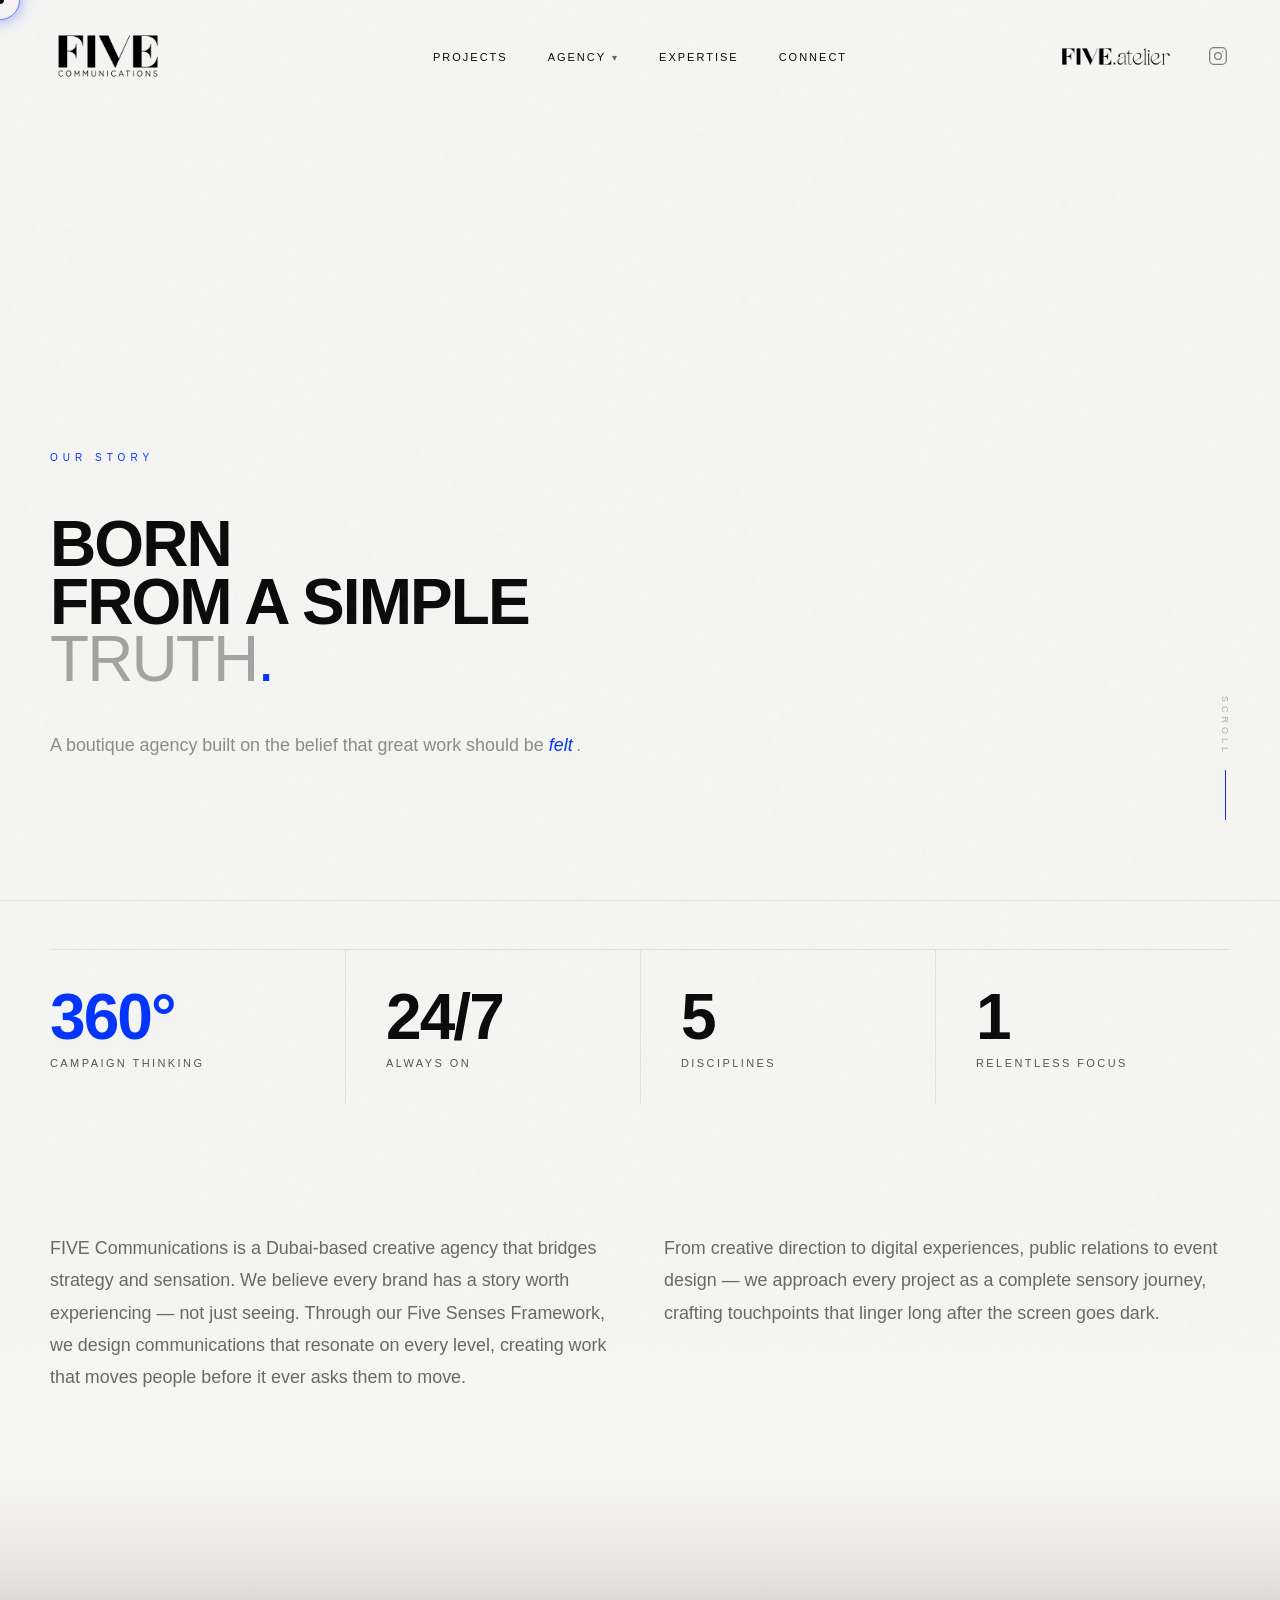
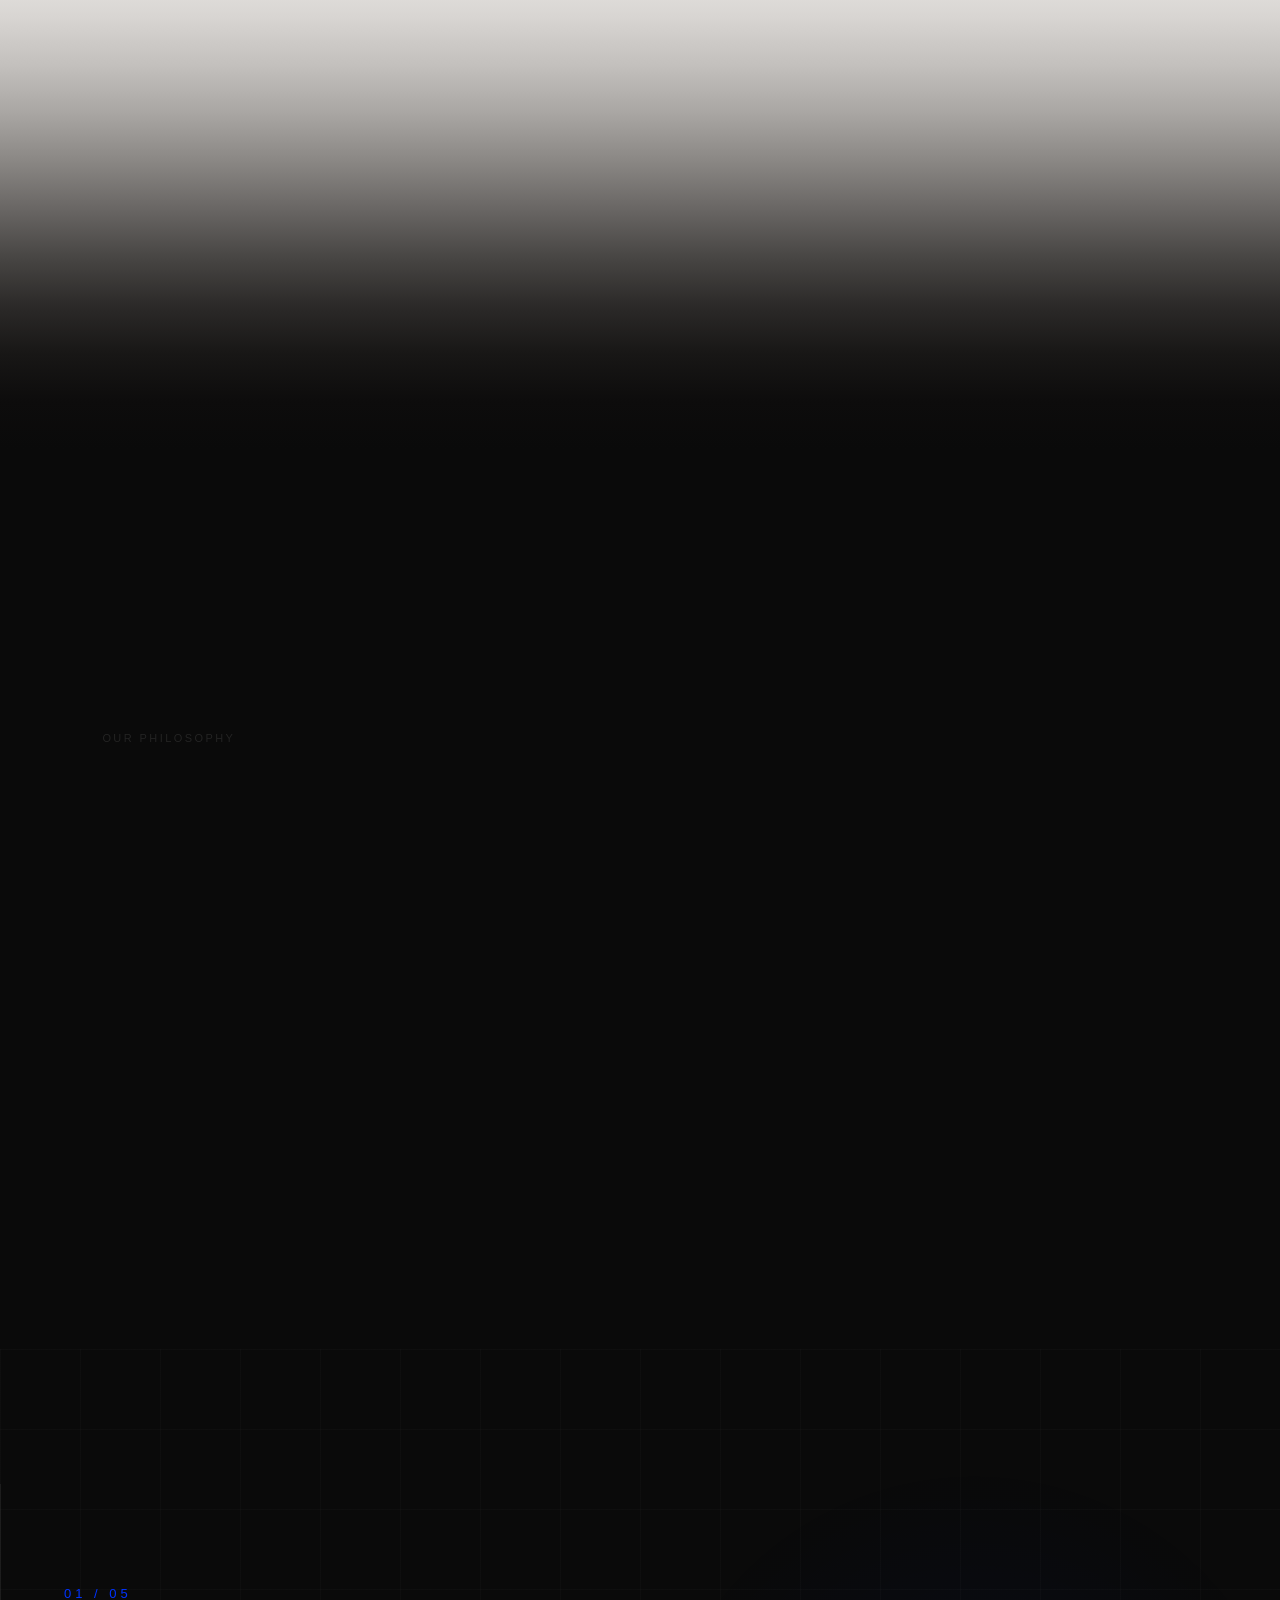
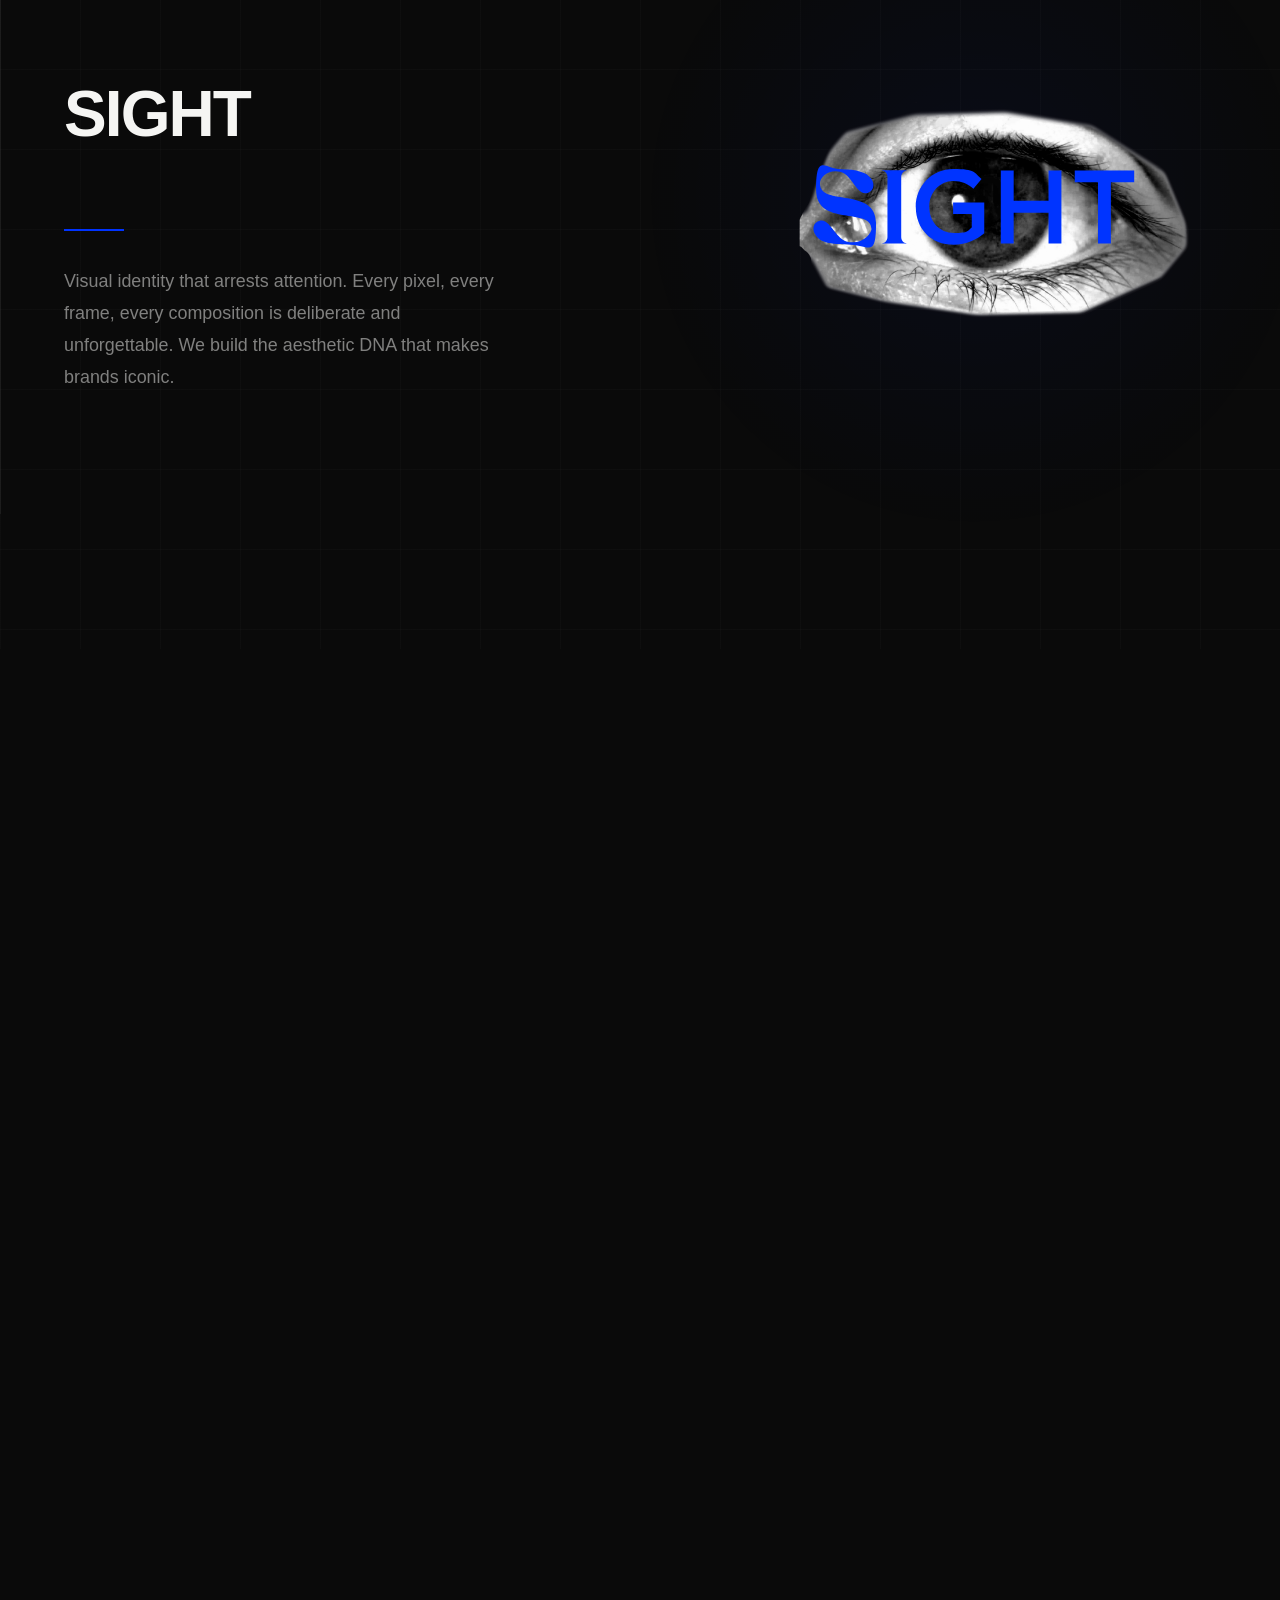
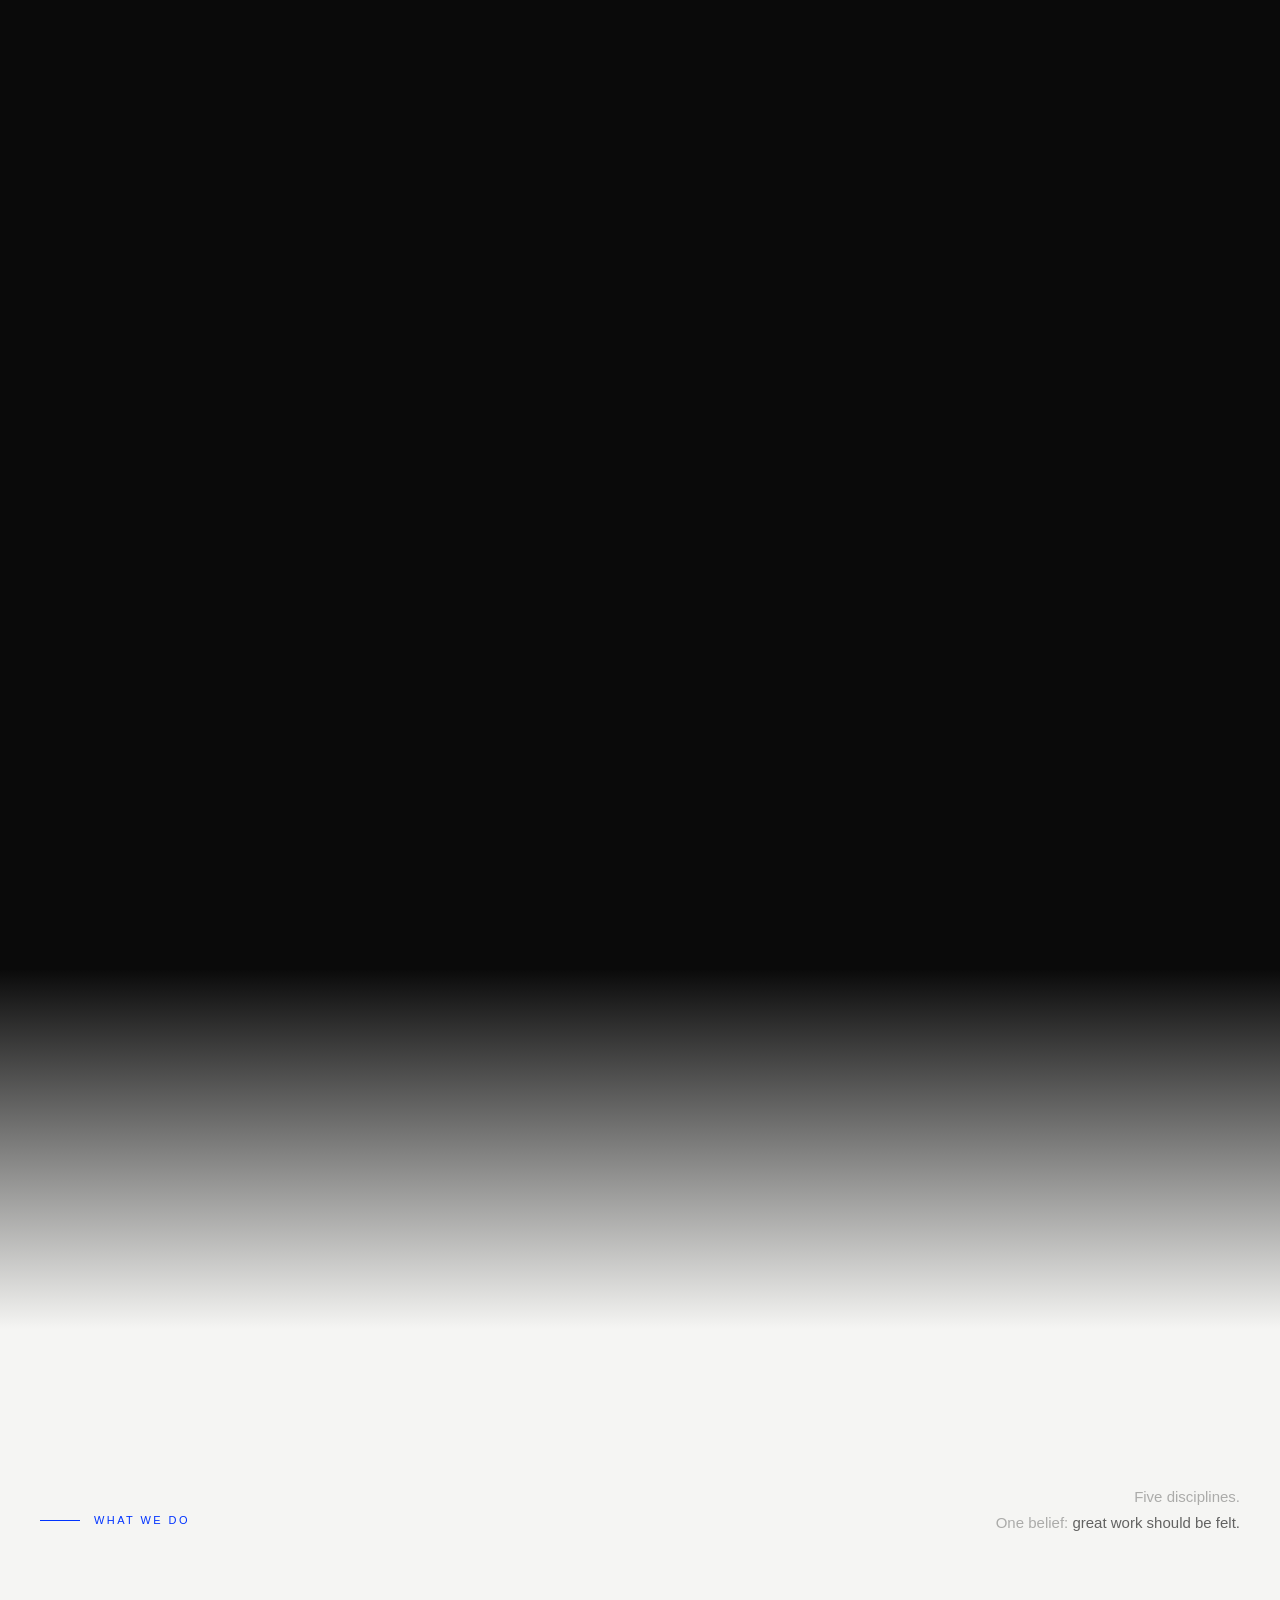
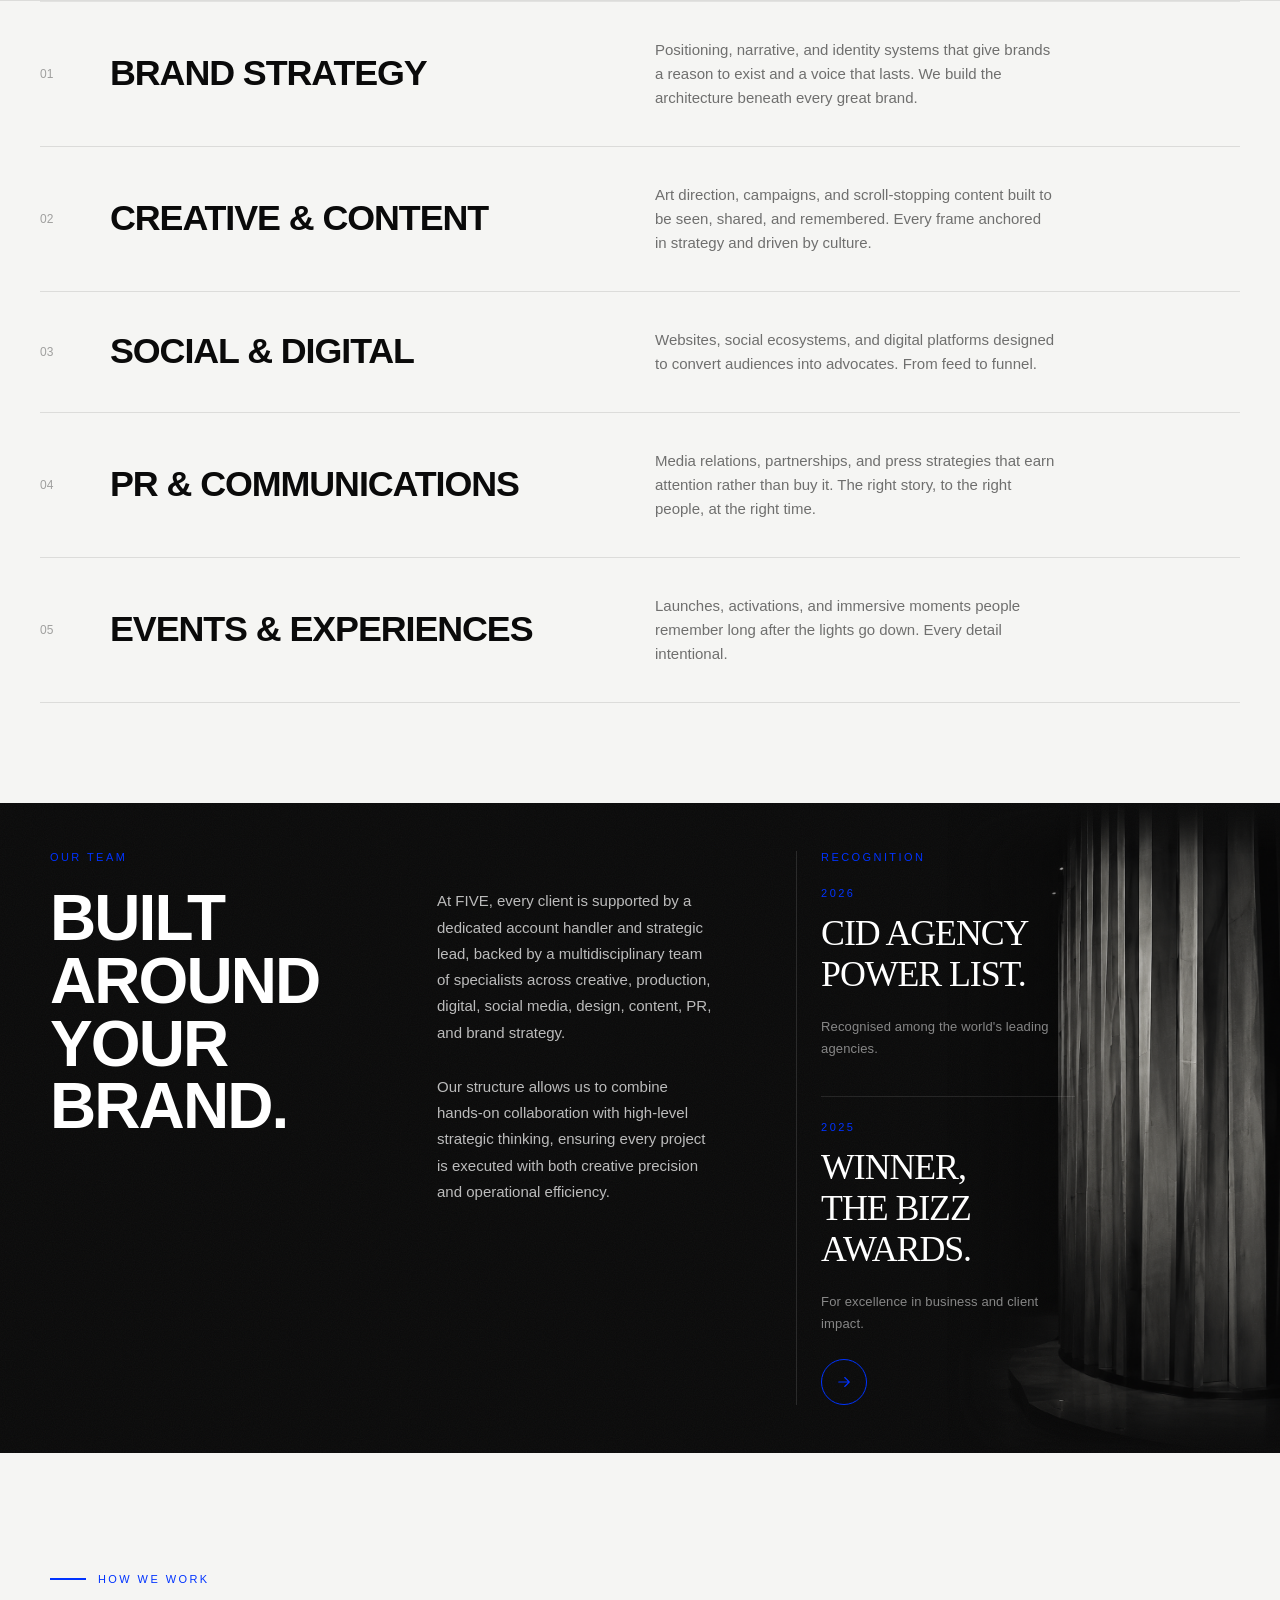
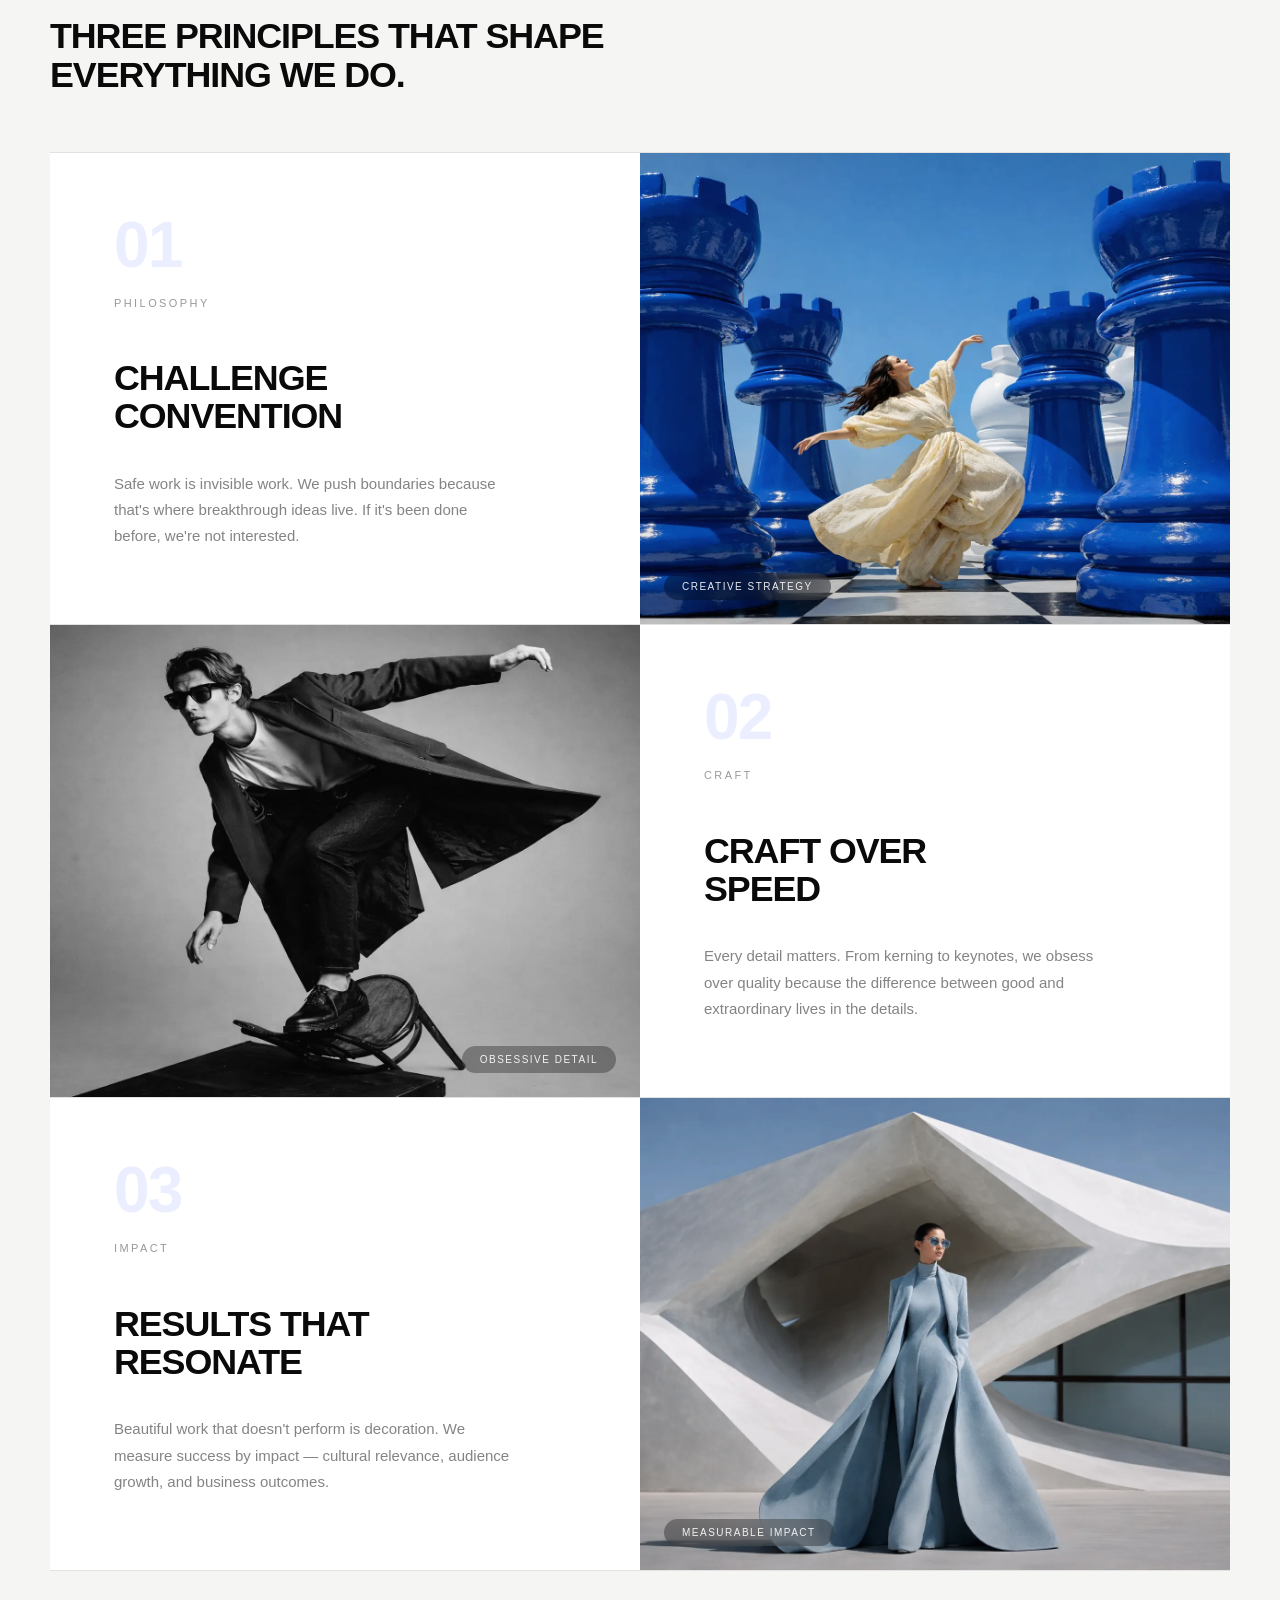
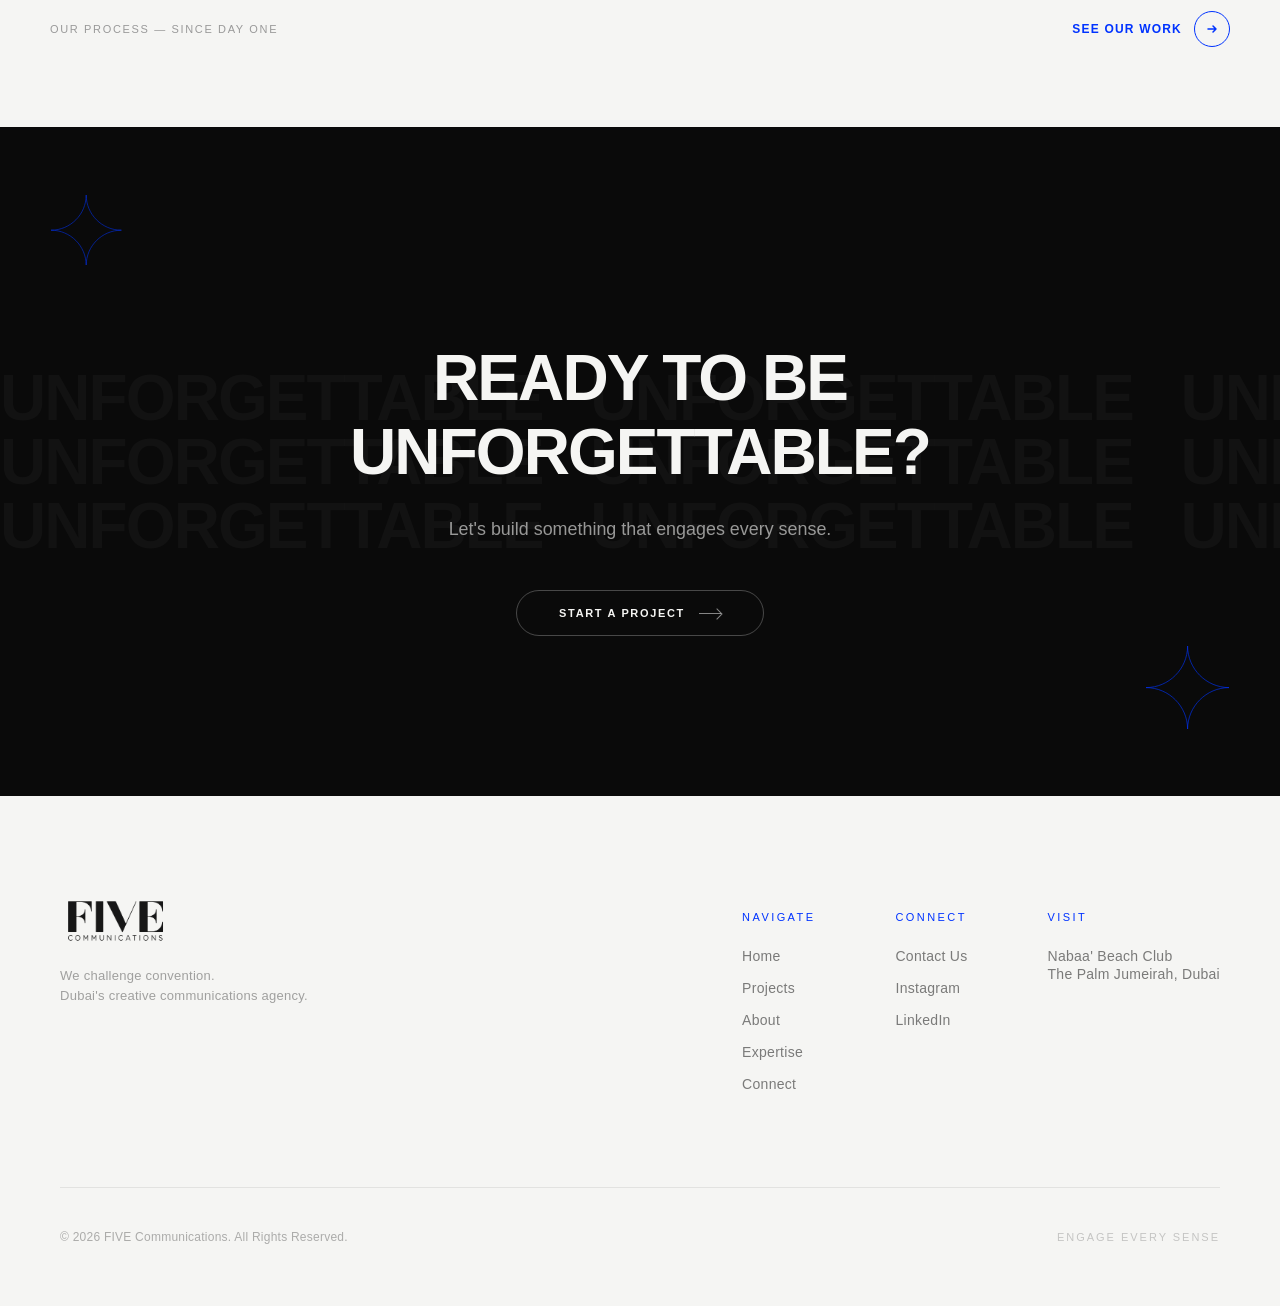
<file: about/index.html>
<!DOCTYPE html><html lang="en-US" prefix="og: https://ogp.me/ns#"><head>
    <meta charset="UTF-8">
    <meta name="viewport" content="width=device-width, initial-scale=1">
    <link rel="profile" href="https://gmpg.org/xfn/11">
    
<!-- Search Engine Optimization by Rank Math - https://rankmath.com/ -->
<title>About FIVE Communications — Dubai Creative Agency</title>
<meta name="description" content="A boutique Dubai creative agency built on the belief that great work should be felt — strategy, creative, and production, built around your brand.">
<meta name="robots" content="index, follow, max-snippet:-1, max-video-preview:-1, max-image-preview:large">
<link rel="canonical" href="https://commfive.com/about/">
<meta property="og:locale" content="en_US">
<meta property="og:type" content="article">
<meta property="og:title" content="About FIVE Communications — Dubai Creative Agency">
<meta property="og:description" content="A boutique Dubai creative agency built on the belief that great work should be felt — strategy, creative, and production, built around your brand.">
<meta property="og:url" content="https://commfive.com/about/">
<meta property="og:site_name" content="FIVE Communications">
<meta property="og:updated_time" content="2026-05-26T18:44:16+00:00">
<meta property="article:published_time" content="2026-03-17T14:32:57+00:00">
<meta property="article:modified_time" content="2026-05-26T18:44:16+00:00">
<meta name="twitter:card" content="summary_large_image">
<meta name="twitter:title" content="About FIVE Communications — Dubai Creative Agency">
<meta name="twitter:description" content="A boutique Dubai creative agency built on the belief that great work should be felt — strategy, creative, and production, built around your brand.">
<meta name="twitter:label1" content="Time to read">
<meta name="twitter:data1" content="Less than a minute">
<script type="application/ld+json" class="rank-math-schema">{"@context":"https://schema.org","@graph":[{"@type":"Organization","@id":"https://commfive.com/#organization","name":"My Blog","url":"https://commfive.com"},{"@type":"WebSite","@id":"https://commfive.com/#website","url":"https://commfive.com","name":"FIVE Communications","alternateName":"FIVE","publisher":{"@id":"https://commfive.com/#organization"},"inLanguage":"en-US"},{"@type":"WebPage","@id":"https://commfive.com/about/#webpage","url":"https://commfive.com/about/","name":"About FIVE Communications \u2014 Dubai Creative Agency","datePublished":"2026-03-17T14:32:57+00:00","dateModified":"2026-05-26T18:44:16+00:00","isPartOf":{"@id":"https://commfive.com/#website"},"inLanguage":"en-US"},{"@type":"Person","@id":"https://commfive.com/author/admin/","name":"admin","url":"https://commfive.com/author/admin/","image":{"@type":"ImageObject","@id":"https://secure.gravatar.com/avatar/a1371534340c43bba4c39fcc12b18343821b518d2e1f61e1f0f45c90059c5304?s=96&amp;d=mm&amp;r=g","url":"https://secure.gravatar.com/avatar/a1371534340c43bba4c39fcc12b18343821b518d2e1f61e1f0f45c90059c5304?s=96&amp;d=mm&amp;r=g","caption":"admin","inLanguage":"en-US"},"sameAs":["https://commfive.com"],"worksFor":{"@id":"https://commfive.com/#organization"}},{"@type":"Article","headline":"About FIVE Communications \u2014 Dubai Creative Agency","keywords":"Dubai creative agency","datePublished":"2026-03-17T14:32:57+00:00","dateModified":"2026-05-26T18:44:16+00:00","author":{"@id":"https://commfive.com/author/admin/","name":"admin"},"publisher":{"@id":"https://commfive.com/#organization"},"description":"A boutique Dubai creative agency built on the belief that great work should be felt \u2014 strategy, creative, and production, built around your brand.","name":"About FIVE Communications \u2014 Dubai Creative Agency","@id":"https://commfive.com/about/#richSnippet","isPartOf":{"@id":"https://commfive.com/about/#webpage"},"inLanguage":"en-US","mainEntityOfPage":{"@id":"https://commfive.com/about/#webpage"}}]}</script>
<!-- /Rank Math WordPress SEO plugin -->

<link rel="dns-prefetch" href="//cdnjs.cloudflare.com">
<link rel="dns-prefetch" href="//cdn.jsdelivr.net">
<link rel="dns-prefetch" href="//unpkg.com">
<link rel="alternate" title="oEmbed (JSON)" type="application/json+oembed" href="https://commfive.com/wp-json/oembed/1.0/embed?url=https%3A%2F%2Fcommfive.com%2Fabout%2F">
<link rel="alternate" title="oEmbed (XML)" type="text/xml+oembed" href="https://commfive.com/wp-json/oembed/1.0/embed?url=https%3A%2F%2Fcommfive.com%2Fabout%2F&amp;format=xml">
<style id="wp-img-auto-sizes-contain-inline-css">
img:is([sizes=auto i],[sizes^="auto," i]){contain-intrinsic-size:3000px 1500px}
/*# sourceURL=wp-img-auto-sizes-contain-inline-css */
</style>
<link rel="stylesheet" id="five-theme-css" href="../wp-content/themes/five/style_ver%3D1788542738.css" media="all">
<style id="wp-emoji-styles-inline-css">

	img.wp-smiley, img.emoji {
		display: inline !important;
		border: none !important;
		box-shadow: none !important;
		height: 1em !important;
		width: 1em !important;
		margin: 0 0.07em !important;
		vertical-align: -0.1em !important;
		background: none !important;
		padding: 0 !important;
	}
/*# sourceURL=wp-emoji-styles-inline-css */
</style>
<style id="wp-block-library-inline-css">
:root{--wp-block-synced-color:#7a00df;--wp-block-synced-color--rgb:122,0,223;--wp-bound-block-color:var(--wp-block-synced-color);--wp-editor-canvas-background:#ddd;--wp-admin-theme-color:#007cba;--wp-admin-theme-color--rgb:0,124,186;--wp-admin-theme-color-darker-10:#006ba1;--wp-admin-theme-color-darker-10--rgb:0,107,160.5;--wp-admin-theme-color-darker-20:#005a87;--wp-admin-theme-color-darker-20--rgb:0,90,135;--wp-admin-border-width-focus:2px}@media (min-resolution:192dpi){:root{--wp-admin-border-width-focus:1.5px}}.wp-element-button{cursor:pointer}:root .has-very-light-gray-background-color{background-color:#eee}:root .has-very-dark-gray-background-color{background-color:#313131}:root .has-very-light-gray-color{color:#eee}:root .has-very-dark-gray-color{color:#313131}:root .has-vivid-green-cyan-to-vivid-cyan-blue-gradient-background{background:linear-gradient(135deg,#00d084,#0693e3)}:root .has-purple-crush-gradient-background{background:linear-gradient(135deg,#34e2e4,#4721fb 50%,#ab1dfe)}:root .has-hazy-dawn-gradient-background{background:linear-gradient(135deg,#faaca8,#dad0ec)}:root .has-subdued-olive-gradient-background{background:linear-gradient(135deg,#fafae1,#67a671)}:root .has-atomic-cream-gradient-background{background:linear-gradient(135deg,#fdd79a,#004a59)}:root .has-nightshade-gradient-background{background:linear-gradient(135deg,#330968,#31cdcf)}:root .has-midnight-gradient-background{background:linear-gradient(135deg,#020381,#2874fc)}:root{--wp--preset--font-size--normal:16px;--wp--preset--font-size--huge:42px}.has-regular-font-size{font-size:1em}.has-larger-font-size{font-size:2.625em}.has-normal-font-size{font-size:var(--wp--preset--font-size--normal)}.has-huge-font-size{font-size:var(--wp--preset--font-size--huge)}:root .has-text-align-center{text-align:center}:root .has-text-align-left{text-align:left}:root .has-text-align-right{text-align:right}.has-fit-text{white-space:nowrap!important}#end-resizable-editor-section{display:none}.aligncenter{clear:both}.items-justified-left{justify-content:flex-start}.items-justified-center{justify-content:center}.items-justified-right{justify-content:flex-end}.items-justified-space-between{justify-content:space-between}.screen-reader-text{word-wrap:normal!important;border:0;clip-path:inset(50%);height:1px;margin:-1px;overflow:hidden;padding:0;position:absolute;width:1px;word-break:normal!important}.screen-reader-text:focus{background-color:#ddd;clip-path:none;color:#444;display:block;font-size:1em;height:auto;left:5px;line-height:normal;padding:15px 23px 14px;text-decoration:none;top:5px;width:auto;z-index:100000}html :where(.has-border-color){border-style:solid}html :where([style^=border-color],[style*=";border-color"],[style*="; border-color"]){border-style:solid}html :where([style^=border-top-color],[style*=";border-top-color"],[style*="; border-top-color"]){border-top-style:solid}html :where([style^=border-right-color],[style*=";border-right-color"],[style*="; border-right-color"]){border-right-style:solid}html :where([style^=border-bottom-color],[style*=";border-bottom-color"],[style*="; border-bottom-color"]){border-bottom-style:solid}html :where([style^=border-left-color],[style*=";border-left-color"],[style*="; border-left-color"]){border-left-style:solid}html :where([style^=border-width],[style*=";border-width"],[style*="; border-width"]){border-style:solid}html :where([style^=border-top-width],[style*=";border-top-width"],[style*="; border-top-width"]){border-top-style:solid}html :where([style^=border-right-width],[style*=";border-right-width"],[style*="; border-right-width"]){border-right-style:solid}html :where([style^=border-bottom-width],[style*=";border-bottom-width"],[style*="; border-bottom-width"]){border-bottom-style:solid}html :where([style^=border-left-width],[style*=";border-left-width"],[style*="; border-left-width"]){border-left-style:solid}html :where(img[class*=wp-image-]){height:auto;max-width:100%}:where(figure){margin:0 0 1em}html :where(.is-position-sticky){--wp-admin--admin-bar--position-offset:var(--wp-admin--admin-bar--height,0px)}@media screen and (max-width:600px){html :where(.is-position-sticky){--wp-admin--admin-bar--position-offset:0px}}

/*# sourceURL=/wp-includes/css/dist/block-library/common.min.css */
</style>
<style id="classic-theme-styles-inline-css">
/*! This file is auto-generated */
.wp-block-button__link{color:#fff;background-color:#32373c;border-radius:9999px;box-shadow:none;text-decoration:none;padding:calc(.667em + 2px) calc(1.333em + 2px);font-size:1.125em}.wp-block-file__button{background:#32373c;color:#fff;text-decoration:none}
/*# sourceURL=/wp-includes/css/classic-themes.min.css */
</style>

<style id="global-styles-inline-css">
:root{--wp--preset--aspect-ratio--square: 1;--wp--preset--aspect-ratio--4-3: 4/3;--wp--preset--aspect-ratio--3-4: 3/4;--wp--preset--aspect-ratio--3-2: 3/2;--wp--preset--aspect-ratio--2-3: 2/3;--wp--preset--aspect-ratio--16-9: 16/9;--wp--preset--aspect-ratio--9-16: 9/16;--wp--preset--color--black: #000000;--wp--preset--color--cyan-bluish-gray: #abb8c3;--wp--preset--color--white: #ffffff;--wp--preset--color--pale-pink: #f78da7;--wp--preset--color--vivid-red: #cf2e2e;--wp--preset--color--luminous-vivid-orange: #ff6900;--wp--preset--color--luminous-vivid-amber: #fcb900;--wp--preset--color--light-green-cyan: #7bdcb5;--wp--preset--color--vivid-green-cyan: #00d084;--wp--preset--color--pale-cyan-blue: #8ed1fc;--wp--preset--color--vivid-cyan-blue: #0693e3;--wp--preset--color--vivid-purple: #9b51e0;--wp--preset--gradient--vivid-cyan-blue-to-vivid-purple: linear-gradient(135deg,rgb(6,147,227) 0%,rgb(155,81,224) 100%);--wp--preset--gradient--light-green-cyan-to-vivid-green-cyan: linear-gradient(135deg,rgb(122,220,180) 0%,rgb(0,208,130) 100%);--wp--preset--gradient--luminous-vivid-amber-to-luminous-vivid-orange: linear-gradient(135deg,rgb(252,185,0) 0%,rgb(255,105,0) 100%);--wp--preset--gradient--luminous-vivid-orange-to-vivid-red: linear-gradient(135deg,rgb(255,105,0) 0%,rgb(207,46,46) 100%);--wp--preset--gradient--very-light-gray-to-cyan-bluish-gray: linear-gradient(135deg,rgb(238,238,238) 0%,rgb(169,184,195) 100%);--wp--preset--gradient--cool-to-warm-spectrum: linear-gradient(135deg,rgb(74,234,220) 0%,rgb(151,120,209) 20%,rgb(207,42,186) 40%,rgb(238,44,130) 60%,rgb(251,105,98) 80%,rgb(254,248,76) 100%);--wp--preset--gradient--blush-light-purple: linear-gradient(135deg,rgb(255,206,236) 0%,rgb(152,150,240) 100%);--wp--preset--gradient--blush-bordeaux: linear-gradient(135deg,rgb(254,205,165) 0%,rgb(254,45,45) 50%,rgb(107,0,62) 100%);--wp--preset--gradient--luminous-dusk: linear-gradient(135deg,rgb(255,203,112) 0%,rgb(199,81,192) 50%,rgb(65,88,208) 100%);--wp--preset--gradient--pale-ocean: linear-gradient(135deg,rgb(255,245,203) 0%,rgb(182,227,212) 50%,rgb(51,167,181) 100%);--wp--preset--gradient--electric-grass: linear-gradient(135deg,rgb(202,248,128) 0%,rgb(113,206,126) 100%);--wp--preset--gradient--midnight: linear-gradient(135deg,rgb(2,3,129) 0%,rgb(40,116,252) 100%);--wp--preset--font-size--small: 13px;--wp--preset--font-size--medium: 20px;--wp--preset--font-size--large: 36px;--wp--preset--font-size--x-large: 42px;--wp--preset--spacing--20: 0.44rem;--wp--preset--spacing--30: 0.67rem;--wp--preset--spacing--40: 1rem;--wp--preset--spacing--50: 1.5rem;--wp--preset--spacing--60: 2.25rem;--wp--preset--spacing--70: 3.38rem;--wp--preset--spacing--80: 5.06rem;--wp--preset--shadow--natural: 6px 6px 9px rgba(0, 0, 0, 0.2);--wp--preset--shadow--deep: 12px 12px 50px rgba(0, 0, 0, 0.4);--wp--preset--shadow--sharp: 6px 6px 0px rgba(0, 0, 0, 0.2);--wp--preset--shadow--outlined: 6px 6px 0px -3px rgb(255, 255, 255), 6px 6px rgb(0, 0, 0);--wp--preset--shadow--crisp: 6px 6px 0px rgb(0, 0, 0);}.wp-block-button{--wp--preset--dimension--25: 25%;--wp--preset--dimension--50: 50%;--wp--preset--dimension--75: 75%;--wp--preset--dimension--100: 100%;}:where(body) { margin: 0; }:where(.is-layout-flex){gap: 0.5em;}:where(.is-layout-grid){gap: 0.5em;}body .is-layout-flex{display: flex;}.is-layout-flex{flex-wrap: wrap;align-items: center;}.is-layout-flex > :is(*, div){margin: 0;}body .is-layout-grid{display: grid;}.is-layout-grid > :is(*, div){margin: 0;}body{padding-top: 0px;padding-right: 0px;padding-bottom: 0px;padding-left: 0px;}:root :where(.wp-element-button, .wp-block-button__link){background-color: #32373c;border-width: 0;color: #fff;font-family: inherit;font-size: inherit;font-style: inherit;font-weight: inherit;letter-spacing: inherit;line-height: inherit;padding-top: calc(0.667em + 2px);padding-right: calc(1.333em + 2px);padding-bottom: calc(0.667em + 2px);padding-left: calc(1.333em + 2px);text-decoration: none;text-transform: inherit;}.has-black-color{color: var(--wp--preset--color--black) !important;}.has-cyan-bluish-gray-color{color: var(--wp--preset--color--cyan-bluish-gray) !important;}.has-white-color{color: var(--wp--preset--color--white) !important;}.has-pale-pink-color{color: var(--wp--preset--color--pale-pink) !important;}.has-vivid-red-color{color: var(--wp--preset--color--vivid-red) !important;}.has-luminous-vivid-orange-color{color: var(--wp--preset--color--luminous-vivid-orange) !important;}.has-luminous-vivid-amber-color{color: var(--wp--preset--color--luminous-vivid-amber) !important;}.has-light-green-cyan-color{color: var(--wp--preset--color--light-green-cyan) !important;}.has-vivid-green-cyan-color{color: var(--wp--preset--color--vivid-green-cyan) !important;}.has-pale-cyan-blue-color{color: var(--wp--preset--color--pale-cyan-blue) !important;}.has-vivid-cyan-blue-color{color: var(--wp--preset--color--vivid-cyan-blue) !important;}.has-vivid-purple-color{color: var(--wp--preset--color--vivid-purple) !important;}.has-black-background-color{background-color: var(--wp--preset--color--black) !important;}.has-cyan-bluish-gray-background-color{background-color: var(--wp--preset--color--cyan-bluish-gray) !important;}.has-white-background-color{background-color: var(--wp--preset--color--white) !important;}.has-pale-pink-background-color{background-color: var(--wp--preset--color--pale-pink) !important;}.has-vivid-red-background-color{background-color: var(--wp--preset--color--vivid-red) !important;}.has-luminous-vivid-orange-background-color{background-color: var(--wp--preset--color--luminous-vivid-orange) !important;}.has-luminous-vivid-amber-background-color{background-color: var(--wp--preset--color--luminous-vivid-amber) !important;}.has-light-green-cyan-background-color{background-color: var(--wp--preset--color--light-green-cyan) !important;}.has-vivid-green-cyan-background-color{background-color: var(--wp--preset--color--vivid-green-cyan) !important;}.has-pale-cyan-blue-background-color{background-color: var(--wp--preset--color--pale-cyan-blue) !important;}.has-vivid-cyan-blue-background-color{background-color: var(--wp--preset--color--vivid-cyan-blue) !important;}.has-vivid-purple-background-color{background-color: var(--wp--preset--color--vivid-purple) !important;}.has-black-border-color{border-color: var(--wp--preset--color--black) !important;}.has-cyan-bluish-gray-border-color{border-color: var(--wp--preset--color--cyan-bluish-gray) !important;}.has-white-border-color{border-color: var(--wp--preset--color--white) !important;}.has-pale-pink-border-color{border-color: var(--wp--preset--color--pale-pink) !important;}.has-vivid-red-border-color{border-color: var(--wp--preset--color--vivid-red) !important;}.has-luminous-vivid-orange-border-color{border-color: var(--wp--preset--color--luminous-vivid-orange) !important;}.has-luminous-vivid-amber-border-color{border-color: var(--wp--preset--color--luminous-vivid-amber) !important;}.has-light-green-cyan-border-color{border-color: var(--wp--preset--color--light-green-cyan) !important;}.has-vivid-green-cyan-border-color{border-color: var(--wp--preset--color--vivid-green-cyan) !important;}.has-pale-cyan-blue-border-color{border-color: var(--wp--preset--color--pale-cyan-blue) !important;}.has-vivid-cyan-blue-border-color{border-color: var(--wp--preset--color--vivid-cyan-blue) !important;}.has-vivid-purple-border-color{border-color: var(--wp--preset--color--vivid-purple) !important;}.has-vivid-cyan-blue-to-vivid-purple-gradient-background{background: var(--wp--preset--gradient--vivid-cyan-blue-to-vivid-purple) !important;}.has-light-green-cyan-to-vivid-green-cyan-gradient-background{background: var(--wp--preset--gradient--light-green-cyan-to-vivid-green-cyan) !important;}.has-luminous-vivid-amber-to-luminous-vivid-orange-gradient-background{background: var(--wp--preset--gradient--luminous-vivid-amber-to-luminous-vivid-orange) !important;}.has-luminous-vivid-orange-to-vivid-red-gradient-background{background: var(--wp--preset--gradient--luminous-vivid-orange-to-vivid-red) !important;}.has-very-light-gray-to-cyan-bluish-gray-gradient-background{background: var(--wp--preset--gradient--very-light-gray-to-cyan-bluish-gray) !important;}.has-cool-to-warm-spectrum-gradient-background{background: var(--wp--preset--gradient--cool-to-warm-spectrum) !important;}.has-blush-light-purple-gradient-background{background: var(--wp--preset--gradient--blush-light-purple) !important;}.has-blush-bordeaux-gradient-background{background: var(--wp--preset--gradient--blush-bordeaux) !important;}.has-luminous-dusk-gradient-background{background: var(--wp--preset--gradient--luminous-dusk) !important;}.has-pale-ocean-gradient-background{background: var(--wp--preset--gradient--pale-ocean) !important;}.has-electric-grass-gradient-background{background: var(--wp--preset--gradient--electric-grass) !important;}.has-midnight-gradient-background{background: var(--wp--preset--gradient--midnight) !important;}.has-small-font-size{font-size: var(--wp--preset--font-size--small) !important;}.has-medium-font-size{font-size: var(--wp--preset--font-size--medium) !important;}.has-large-font-size{font-size: var(--wp--preset--font-size--large) !important;}.has-x-large-font-size{font-size: var(--wp--preset--font-size--x-large) !important;}
/*# sourceURL=global-styles-inline-css */
</style>

<script id="gsap-js" src="../cdnjs.cloudflare.com/ajax/libs/gsap/3.12.5/gsap.min_ver%3D3.12.5.js"></script>
<script id="gsap-scrolltrigger-js" src="../cdnjs.cloudflare.com/ajax/libs/gsap/3.12.5/ScrollTrigger.min_ver%3D3.12.5.js"></script>
<script id="gsap-splittext-js" src="../cdn.jsdelivr.net/npm/gsap%403.13.0/dist/SplitText.min_ver%3D3.13.0.js"></script>
<script id="gsap-scrambletext-js" src="../cdn.jsdelivr.net/npm/gsap%403.13.0/dist/ScrambleTextPlugin.min_ver%3D3.13.0.js"></script>
<script id="lenis-js" src="../unpkg.com/lenis%401.1.13/dist/lenis.min_ver%3D1.1.13.js"></script>
<link rel="https://api.w.org/" href="https://commfive.com/wp-json/"><link rel="alternate" title="JSON" type="application/json" href="https://commfive.com/wp-json/wp/v2/pages/21"><link rel="shortlink" href="https://commfive.com/?p=21">
<link rel="icon" href="../wp-content/uploads/2026/05/cropped-Five-Communications-Logo-32x32.jpg" sizes="32x32">
<link rel="icon" href="../wp-content/uploads/2026/05/cropped-Five-Communications-Logo-192x192.jpg" sizes="192x192">
<link rel="apple-touch-icon" href="../wp-content/uploads/2026/05/cropped-Five-Communications-Logo-180x180.jpg">
<meta name="msapplication-TileImage" content="https://commfive.com/wp-content/uploads/2026/05/cropped-Five-Communications-Logo-270x270.jpg">
</head>

<body class="wp-singular page-template page-template-template-about page-template-template-about-php page page-id-21 wp-theme-five">

<!-- Custom Cursor -->
<div class="cursor-dot" id="cursorDot"></div>
<div class="cursor-ring" id="cursorRing"></div>

<!-- Noise Overlay -->
<div class="noise"></div>

<!-- ========== FIXED NAVIGATION ========== -->
<header class="hero-nav nav-dark" id="heroNav">
    <div class="hero-nav-inner">
        <a href="../index.html" class="hero-nav-logo-link">
            <div class="hero-nav-logo-wrapper">
                <img src="../wp-content/themes/five/images/fivelogowhite.png" alt="FIVE Communications" class="hero-nav-logo-img">
            </div>
        </a>

        <button class="nav-burger" id="navBurger" aria-label="Open menu">
            <span class="burger-line"></span>
            <span class="burger-line"></span>
        </button>

        <ul class="hero-nav-menu">
            <li class="nav-item">
                <a href="../projects/index.html" class="hero-nav-link">PROJECTS</a>
            </li>
            <li class="nav-item has-dropdown">
                <a href="index.html" class="hero-nav-link">AGENCY</a>
                <ul class="dropdown-menu">
                    <li><a href="index.html" class="dropdown-link">About</a></li>
                    <li><a href="../journal/index.html" class="dropdown-link">Journal</a></li>
                </ul>
            </li>
            <li class="nav-item">
                <a href="../expertise/index.html" class="hero-nav-link">EXPERTISE</a>
            </li>
            <li class="nav-item">
                <a href="../connect/index.html" class="hero-nav-link">CONNECT</a>
            </li>
        </ul>

        <div class="hero-nav-right">
            <a href="../atelier/index.html" class="hero-nav-atelier-link" aria-label="FIVE Atelier — coming soon">
                <img src="../wp-content/themes/five/images/five-atelier-white.png" alt="FIVE Atelier" class="hero-nav-atelier-img">
            </a>
            <a href="https://www.instagram.com/five.communications/" target="_blank" rel="noopener" class="hero-nav-social-link" aria-label="FIVE on Instagram">
                <svg width="20" height="20" viewBox="0 0 24 24" fill="none" xmlns="http://www.w3.org/2000/svg" aria-hidden="true">
                    <rect x="2" y="2" width="20" height="20" rx="5" ry="5" stroke="currentColor" stroke-width="1.5" stroke-linecap="round" stroke-linejoin="round"></rect>
                    <circle cx="12" cy="12" r="4" stroke="currentColor" stroke-width="1.5"></circle>
                    <circle cx="17.5" cy="6.5" r="0.5" fill="currentColor" stroke="currentColor" stroke-width="0.5"></circle>
                </svg>
            </a>
        </div>
    </div>
</header>

<!-- Fullscreen Mobile Nav Overlay -->
<div class="mobile-nav-overlay" id="mobileNavOverlay">
    <nav class="mobile-nav-inner">
        <div class="mobile-nav-group">
            <a href="../index.html" class="mobile-nav-link">Home</a>
        </div>
        <div class="mobile-nav-group">
            <a href="../projects/index.html" class="mobile-nav-link">Projects</a>
        </div>
        <div class="mobile-nav-group">
            <a href="index.html" class="mobile-nav-link is-active">Agency</a>
            <div class="mobile-nav-sub">
                <a href="index.html">About</a>
                <a href="../journal/index.html">Journal</a>
            </div>
        </div>
        <div class="mobile-nav-group">
            <a href="../expertise/index.html" class="mobile-nav-link">Expertise</a>
        </div>
        <div class="mobile-nav-group">
            <a href="../connect/index.html" class="mobile-nav-link">Connect</a>
        </div>
        <div class="mobile-nav-group">
            <a href="../atelier/index.html" class="mobile-nav-atelier-link" aria-label="FIVE Atelier — coming soon">
                <img src="../wp-content/themes/five/images/five-atelier-white.png" alt="FIVE Atelier" class="mobile-nav-atelier-img">
            </a>
        </div>
    </nav>
    <div class="mobile-nav-footer">
        <a href="https://www.instagram.com/five.communications/" target="_blank" rel="noopener" class="mobile-nav-social">Instagram</a>
        <a href="https://www.linkedin.com/company/five-communications/" target="_blank" rel="noopener" class="mobile-nav-social">LinkedIn</a>
    </div>
</div>

<div id="page" class="site">
<main id="main" class="site-main">

<!-- ══════════════════════════════════════════
     HERO — Origin Story (matches Expertise hero style)
     ══════════════════════════════════════════ -->
<section class="hero about-hero" id="heroSection">

  <div class="hero-content">
    <div class="hero-eyebrow"><span>Our Story</span></div>
    <h1>
      <span class="line"><span>Born</span></span>
      <span class="line"><span>From A Simple</span></span>
      <span class="line"><span class="thin">Truth<span class="accent">.</span></span></span>
    </h1>
    <p class="hero-sub"><span>A boutique agency built on the belief that great work should be <em class="hero-felt">felt<span class="hero-cursor"></span></em>.</span></p>
  </div>

  <div class="hero-scroll">
    <span class="hero-scroll-text">Scroll</span>
    <div class="hero-scroll-line"><div class="hero-scroll-fill"></div></div>
  </div>

</section>

<!-- Stats strip — cream bg continues from hero, 4 columns -->
<div class="about-stats-strip">
  <div class="stat reveal">
    <div class="stat-number">360°</div>
    <div class="stat-label">Campaign Thinking</div>
  </div>
  <div class="stat reveal">
    <div class="stat-number">24/7</div>
    <div class="stat-label">Always On</div>
  </div>
  <div class="stat reveal">
    <div class="stat-number">5</div>
    <div class="stat-label">Disciplines</div>
  </div>
  <div class="stat reveal">
    <div class="stat-number">1</div>
    <div class="stat-label">Relentless Focus</div>
  </div>
</div>

<!-- Cream exit zone — body copy + gradient, black floor reveals darkness -->
<div class="cream-exit-wrapper">
  <div class="about-body-intro">
    <p class="reveal">FIVE Communications is a Dubai-based creative agency that bridges strategy and sensation. We believe every brand has a story worth experiencing — not just seeing. Through our Five Senses Framework, we design communications that resonate on every level, creating work that moves people before it ever asks them to move.</p>
    <p class="reveal">From creative direction to digital experiences, public relations to event design — we approach every project as a complete sensory journey, crafting touchpoints that linger long after the screen goes dark.</p>
  </div>
  <div class="transition-white-to-black"></div>
</div>

<!-- ══════════════════════════════════════════
     FIVE SENSES INTRO (dark)
     ══════════════════════════════════════════ -->
<div class="senses-intro" id="sensesIntro">
  <div class="si-label">Our Philosophy</div>
  <h2>The <span>FIVE</span><br>Senses Approach</h2>
  <p>Every sense is a gateway to memory. We design campaigns that don't just reach audiences — they resonate through every channel of human perception.</p>
</div>

<!-- ══════════════════════════════════════════
     FIVE SENSES HORIZONTAL SCROLL (dark, pinned)
     ══════════════════════════════════════════ -->
<div class="senses-horizontal-wrapper" id="sensesWrapper">
  <div class="senses-grid-bg"></div>
  <div class="senses-track" id="sensesTrack">

    <!-- Vertical scroll thread (mobile only) -->
    <div class="senses-thread" id="sensesThread">
      <div class="senses-thread-line"></div>
      <div class="senses-thread-progress" id="sensesThreadProgress"></div>
    </div>

    <div class="sense-panel" data-index="0" data-sense-num="01">
      <span class="sense-thread-dot"></span>
      <div class="sense-panel-inner">
        <div class="sense-visual">
          <img src="../wp-content/themes/five/images/icon-sight.svg" alt="Sight">
        </div>
        <div class="sense-text">
          <div class="sense-number">01 / 05</div>
          <h3 class="sense-title">Sight</h3>
          <div class="sense-divider"></div>
          <p class="sense-desc">Visual identity that arrests attention. Every pixel, every frame, every composition is deliberate and unforgettable. We build the aesthetic DNA that makes brands iconic.</p>
        </div>
      </div>
    </div>

    <div class="sense-panel" data-index="1" data-sense-num="02">
      <span class="sense-thread-dot"></span>
      <div class="sense-panel-inner">
        <div class="sense-visual">
          <img src="../wp-content/themes/five/images/icon-hearing.svg" alt="Sound">
        </div>
        <div class="sense-text">
          <div class="sense-number">02 / 05</div>
          <h3 class="sense-title">Sound</h3>
          <div class="sense-divider"></div>
          <p class="sense-desc">Sonic branding and audio narratives that echo long after the campaign ends. We shape what your brand sounds like — from sonic logos to immersive soundscapes.</p>
        </div>
      </div>
    </div>

    <div class="sense-panel" data-index="2" data-sense-num="03">
      <span class="sense-thread-dot"></span>
      <div class="sense-panel-inner">
        <div class="sense-visual">
          <img src="../wp-content/themes/five/images/icon-touch.svg" alt="Touch">
        </div>
        <div class="sense-text">
          <div class="sense-number">03 / 05</div>
          <h3 class="sense-title">Touch</h3>
          <div class="sense-divider"></div>
          <p class="sense-desc">Tactile experiences through print, packaging, and physical activations that invite audiences to interact and engage. The weight, texture, and feel of every touchpoint matters.</p>
        </div>
      </div>
    </div>

    <div class="sense-panel" data-index="3" data-sense-num="04">
      <span class="sense-thread-dot"></span>
      <div class="sense-panel-inner">
        <div class="sense-visual">
          <img src="../wp-content/themes/five/images/icon-smell.svg" alt="Smell">
        </div>
        <div class="sense-text">
          <div class="sense-number">04 / 05</div>
          <h3 class="sense-title">Smell</h3>
          <div class="sense-divider"></div>
          <p class="sense-desc">Sensory branding that triggers emotion and recall. The most primal sense, woven into experiential campaigns that create lasting olfactory memories.</p>
        </div>
      </div>
    </div>

    <div class="sense-panel" data-index="4" data-sense-num="05">
      <span class="sense-thread-dot"></span>
      <div class="sense-panel-inner">
        <div class="sense-visual">
          <img src="../wp-content/themes/five/images/icon-taste.svg" alt="Taste">
        </div>
        <div class="sense-text">
          <div class="sense-number">05 / 05</div>
          <h3 class="sense-title">Taste</h3>
          <div class="sense-divider"></div>
          <p class="sense-desc">Curated experiences that leave audiences wanting more. We craft the flavour of every brand touchpoint — refined, memorable, and distinctly yours.</p>
        </div>
      </div>
    </div>

  </div>
</div>

<div class="senses-progress" id="sensesProgress">
  <div class="progress-counter"><span class="current">01</span> / 05</div>
  <div class="progress-bar-track"><div class="progress-bar-fill" id="progressFill"></div></div>
  <div class="progress-dots">
    <div class="progress-dot active"></div>
    <div class="progress-dot"></div>
    <div class="progress-dot"></div>
    <div class="progress-dot"></div>
    <div class="progress-dot"></div>
  </div>
</div>

<!-- Gradient: black to white -->
<div class="transition-black-to-white"></div>

<!-- ══════════════════════════════════════════
     SERVICES (light) — matches homepage style
     ══════════════════════════════════════════ -->
<section class="services about-services" id="servicesSection">
  <div class="services-header">
    <div>
      <div class="services-eyebrow">
        <span class="services-eyebrow-line"></span>
        <span class="services-eyebrow-text">What We Do</span>
      </div>
    </div>
    <p class="services-sub">Five disciplines.<br>One belief: <em>great work should be felt.</em></p>
  </div>
  <div class="five-services-list">
    <div class="service-row reveal"><span class="service-num">01</span><h3 class="service-name">Brand Strategy</h3><p class="service-desc">Positioning, narrative, and identity systems that give brands a reason to exist and a voice that lasts. We build the architecture beneath every great brand.</p></div>
    <div class="service-row reveal"><span class="service-num">02</span><h3 class="service-name">Creative &amp; Content</h3><p class="service-desc">Art direction, campaigns, and scroll-stopping content built to be seen, shared, and remembered. Every frame anchored in strategy and driven by culture.</p></div>
    <div class="service-row reveal"><span class="service-num">03</span><h3 class="service-name">Social &amp; Digital</h3><p class="service-desc">Websites, social ecosystems, and digital platforms designed to convert audiences into advocates. From feed to funnel.</p></div>
    <div class="service-row reveal"><span class="service-num">04</span><h3 class="service-name">PR &amp; Communications</h3><p class="service-desc">Media relations, partnerships, and press strategies that earn attention rather than buy it. The right story, to the right people, at the right time.</p></div>
    <div class="service-row reveal"><span class="service-num">05</span><h3 class="service-name">Events &amp; Experiences</h3><p class="service-desc">Launches, activations, and immersive moments people remember long after the lights go down. Every detail intentional.</p></div>
  </div>
</section>

<!-- ══════════════════════════════════════════
     OUR TEAM — editorial grid (dark mode)
     ══════════════════════════════════════════ -->
<section class="about-editorial" id="teamSection">

  <div class="about-editorial-grid">

    <!-- Left column: Headline -->
    <div class="about-editorial-headline-col">
      <div class="about-editorial-eyebrow">Our Team</div>
      <h2 class="about-editorial-headline">
        <span class="aeh-line">Built</span>
        <span class="aeh-line">Around</span>
        <span class="aeh-line"><em>Your</em></span>
        <span class="aeh-line">Brand<span class="aeh-period">.</span></span>
      </h2>
    </div>

    <!-- Middle column: Body copy -->
    <div class="about-editorial-copy-col">
      <p class="about-editorial-copy">At FIVE, every client is supported by a dedicated account handler and strategic lead, backed by a multidisciplinary team of specialists across creative, production, digital, social media, design, content, PR, and brand strategy.</p>
      <p class="about-editorial-copy">Our structure allows us to combine hands-on collaboration with high-level strategic thinking, ensuring every project is executed with both creative precision and operational efficiency.</p>
    </div>

    <!-- Right column: Recognition -->
    <div class="about-editorial-recognition-col">
      <div class="about-editorial-eyebrow">Recognition</div>

      <div class="aer-item">
        <div class="aer-year">2026</div>
        <h3 class="aer-name">CID Agency <br>Power List<span class="aer-period">.</span></h3>
        <p class="aer-desc">Recognised among the world's leading agencies.</p>
      </div>

      <div class="aer-divider"></div>

      <div class="aer-item">
        <div class="aer-year">2025</div>
        <h3 class="aer-name">Winner, <br>The Bizz Awards<span class="aer-period">.</span></h3>
        <p class="aer-desc">For excellence in business and client impact.</p>
      </div>

      <a href="../connect/index.html" class="aer-arrow" aria-label="Get in touch">
        <svg viewBox="0 0 24 24" fill="none" xmlns="http://www.w3.org/2000/svg">
          <path d="M5 12H19M19 12L13 6M19 12L13 18" stroke="currentColor" stroke-width="1.5" stroke-linecap="round" stroke-linejoin="round"></path>
        </svg>
      </a>
    </div>

  </div>

  <!-- Right edge: classical column image — sibling of .grid, sits behind it -->
  <div class="about-editorial-column-visual" aria-hidden="true">
    <img class="aecv-img" src="../wp-content/themes/five/images/about-column.png" alt="" loading="lazy">
    <div class="aecv-overlay"></div>
  </div>
</section>

<script>
(function() {
  function initEditorialAnimations() {
    if (typeof gsap === 'undefined' || typeof ScrollTrigger === 'undefined') return;

    const section = document.querySelector('.about-editorial');
    if (!section) return;

    const tl = gsap.timeline({
      scrollTrigger: {
        trigger: section,
        start: 'top 78%',
        once: true
      }
    });

    // Eyebrow fades in first
    tl.from('.about-editorial-headline-col .about-editorial-eyebrow', {
      opacity: 0, y: 14, duration: 0.5, ease: 'power2.out'
    })
    // Headline lines stagger up
    .from('.about-editorial-headline .aeh-line', {
      y: 60, opacity: 0, duration: 0.75, stagger: 0.07, ease: 'power3.out'
    }, '-=0.3')
    // Copy paragraphs
    .from('.about-editorial-copy', {
      opacity: 0, y: 20, duration: 0.6, stagger: 0.14, ease: 'power2.out'
    }, '-=0.5')
    // Column image drifts in from the right
    .from('.about-editorial-column-visual', {
      opacity: 0, x: 30, duration: 1.2, ease: 'power3.out'
    }, '-=0.9');

    // Recognition column — its own trigger slightly later
    gsap.timeline({
      scrollTrigger: {
        trigger: '.about-editorial-recognition-col',
        start: 'top 82%',
        once: true
      }
    })
    .from('.about-editorial-recognition-col .about-editorial-eyebrow', {
      opacity: 0, y: 14, duration: 0.5, ease: 'power2.out'
    })
    .from('.aer-item', {
      opacity: 0, y: 24, duration: 0.6, stagger: 0.18, ease: 'power2.out'
    }, '-=0.2')
    .from('.aer-divider', {
      scaleX: 0, transformOrigin: 'left center', duration: 0.5, ease: 'power2.out'
    }, '-=0.4')
    .from('.aer-arrow', {
      opacity: 0, scale: 0.75, duration: 0.45, ease: 'back.out(1.7)'
    }, '-=0.2');
  }

  // Integrate with Lenis if present, else run directly
  if (document.readyState === 'loading') {
    document.addEventListener('DOMContentLoaded', initEditorialAnimations);
  } else {
    initEditorialAnimations();
  }
})();
</script>

<!-- ══════════════════════════════════════════
     HOW WE WORK — image card layout
     ══════════════════════════════════════════ -->
<section class="about-values hw-section" id="valuesSection">

  <div class="hw-eyebrow">How We Work</div>
  <h2 class="hw-title">Three principles that shape<br><em>everything</em> we do.</h2>

  <div class="hw-cards">

    <div class="hw-card reveal">
      <div class="hw-card-content">
        <div class="hw-card-num">01</div>
        <div class="hw-card-label">Philosophy</div>
        <h3 class="hw-card-heading">Challenge<br>Convention</h3>
        <p class="hw-card-desc">Safe work is invisible work. We push boundaries because that's where breakthrough ideas live. If it's been done before, we're not interested.</p>
      </div>
      <div class="hw-card-visual">
        <img class="hw-card-img" src="../wp-content/themes/five/images/principle1.webp" alt="Creative strategy">
        <div class="hw-card-img-overlay"></div>
        <div class="hw-card-tag">Creative strategy</div>
      </div>
    </div>

    <div class="hw-card reveal">
      <div class="hw-card-content">
        <div class="hw-card-num">02</div>
        <div class="hw-card-label">Craft</div>
        <h3 class="hw-card-heading">Craft Over<br>Speed</h3>
        <p class="hw-card-desc">Every detail matters. From kerning to keynotes, we obsess over quality because the difference between good and extraordinary lives in the details.</p>
      </div>
      <div class="hw-card-visual">
        <img class="hw-card-img" src="../wp-content/themes/five/images/principle2.webp" alt="Obsessive detail">
        <div class="hw-card-img-overlay"></div>
        <div class="hw-card-tag">Obsessive detail</div>
      </div>
    </div>

    <div class="hw-card reveal">
      <div class="hw-card-content">
        <div class="hw-card-num">03</div>
        <div class="hw-card-label">Impact</div>
        <h3 class="hw-card-heading">Results That<br>Resonate</h3>
        <p class="hw-card-desc">Beautiful work that doesn't perform is decoration. We measure success by impact — cultural relevance, audience growth, and business outcomes.</p>
      </div>
      <div class="hw-card-visual">
        <img class="hw-card-img" src="../wp-content/themes/five/images/principle3.webp" alt="Measurable impact">
        <div class="hw-card-img-overlay"></div>
        <div class="hw-card-tag">Measurable impact</div>
      </div>
    </div>

  </div>

  <div class="hw-bottom">
    <span class="hw-bottom-label">Our process — since day one</span>
    <a class="hw-cta" href="../projects/index.html">
      See our work
      <span class="hw-cta-circle">
        <svg width="14" height="14" viewBox="0 0 14 14" fill="none">
          <path d="M3 7H11M8 4L11 7L8 10" stroke="#0033FF" stroke-width="1.5" stroke-linecap="round" stroke-linejoin="round"></path>
        </svg>
      </span>
    </a>
  </div>

</section>

<!-- ══════════════════════════════════════════
     CTA BANNER (dark)
     ══════════════════════════════════════════ -->
<section class="about-cta-banner" id="ctaSection">

  <!-- Scrolling UNFORGETTABLE marquee -->
  <div class="about-cta-marquee" aria-hidden="true">
    <div class="about-cta-marquee-row about-marquee-rtl"><span>UNFORGETTABLE&nbsp;&nbsp;&nbsp;UNFORGETTABLE&nbsp;&nbsp;&nbsp;UNFORGETTABLE&nbsp;&nbsp;&nbsp;UNFORGETTABLE&nbsp;&nbsp;&nbsp;UNFORGETTABLE&nbsp;&nbsp;&nbsp;UNFORGETTABLE&nbsp;&nbsp;&nbsp;</span><span>UNFORGETTABLE&nbsp;&nbsp;&nbsp;UNFORGETTABLE&nbsp;&nbsp;&nbsp;UNFORGETTABLE&nbsp;&nbsp;&nbsp;UNFORGETTABLE&nbsp;&nbsp;&nbsp;UNFORGETTABLE&nbsp;&nbsp;&nbsp;UNFORGETTABLE&nbsp;&nbsp;&nbsp;</span></div>
    <div class="about-cta-marquee-row about-marquee-ltr"><span>UNFORGETTABLE&nbsp;&nbsp;&nbsp;UNFORGETTABLE&nbsp;&nbsp;&nbsp;UNFORGETTABLE&nbsp;&nbsp;&nbsp;UNFORGETTABLE&nbsp;&nbsp;&nbsp;UNFORGETTABLE&nbsp;&nbsp;&nbsp;UNFORGETTABLE&nbsp;&nbsp;&nbsp;</span><span>UNFORGETTABLE&nbsp;&nbsp;&nbsp;UNFORGETTABLE&nbsp;&nbsp;&nbsp;UNFORGETTABLE&nbsp;&nbsp;&nbsp;UNFORGETTABLE&nbsp;&nbsp;&nbsp;UNFORGETTABLE&nbsp;&nbsp;&nbsp;UNFORGETTABLE&nbsp;&nbsp;&nbsp;</span></div>
    <div class="about-cta-marquee-row about-marquee-rtl"><span>UNFORGETTABLE&nbsp;&nbsp;&nbsp;UNFORGETTABLE&nbsp;&nbsp;&nbsp;UNFORGETTABLE&nbsp;&nbsp;&nbsp;UNFORGETTABLE&nbsp;&nbsp;&nbsp;UNFORGETTABLE&nbsp;&nbsp;&nbsp;UNFORGETTABLE&nbsp;&nbsp;&nbsp;</span><span>UNFORGETTABLE&nbsp;&nbsp;&nbsp;UNFORGETTABLE&nbsp;&nbsp;&nbsp;UNFORGETTABLE&nbsp;&nbsp;&nbsp;UNFORGETTABLE&nbsp;&nbsp;&nbsp;UNFORGETTABLE&nbsp;&nbsp;&nbsp;UNFORGETTABLE&nbsp;&nbsp;&nbsp;</span></div>
  </div>

  <!-- Four-pointed star accents -->
  <div class="about-cta-star about-star-tl">
    <svg viewBox="0 0 200 200" fill="none" xmlns="http://www.w3.org/2000/svg">
      <path d="M100 0 C100 55, 55 100, 0 100 C55 100, 100 145, 100 200 C100 145, 145 100, 200 100 C145 100, 100 55, 100 0Z" stroke="#0034ff" stroke-width="1.5"></path>
    </svg>
  </div>
  <div class="about-cta-star about-star-br">
    <svg viewBox="0 0 200 200" fill="none" xmlns="http://www.w3.org/2000/svg">
      <path d="M100 0 C100 55, 55 100, 0 100 C55 100, 100 145, 100 200 C100 145, 145 100, 200 100 C145 100, 100 55, 100 0Z" stroke="#0034ff" stroke-width="1.5"></path>
    </svg>
  </div>

  <div class="about-cta-banner-inner">
    <h2 class="about-cta-heading reveal">Ready To Be<br>Unforgettable?</h2>
    <p class="about-cta-sub reveal">Let's build something that engages every sense.</p>
    <a href="../connect/index.html" class="about-cta-button reveal">
      <span>Start a Project</span>
      <span class="about-cta-btn-arrow"></span>
    </a>
  </div>
</section>

<!-- ══════════════════════════════════════════
     PAGE-SPECIFIC SCRIPTS
     Cursor, Lenis, nav scroll, and mobile menu
     are handled by footer.php (shared).
     Below: mascot, senses scroll, GSAP reveals,
     and nav section-color switching for About.
     ══════════════════════════════════════════ -->
<script>
gsap.registerPlugin(ScrollTrigger);

// ═══════════════════════════════════════════════════════════════════════════════
// HERO ENTRANCE — matches the Projects hero exactly (load-in, line by line)
// ═══════════════════════════════════════════════════════════════════════════════
gsap.from('.about-hero .hero-eyebrow > span', { yPercent: 110, opacity: 0, duration: 0.7, ease: 'power3.out', delay: 0.1 });
gsap.from('.about-hero h1 .line > span', { yPercent: 110, opacity: 0, duration: 0.9, ease: 'power3.out', stagger: 0.12, delay: 0.2 });
gsap.from('.about-hero .hero-sub > span', { yPercent: 30, opacity: 0, duration: 0.8, ease: 'power3.out', delay: 0.55 });

// ═══════════════════════════════════════════════════════════════════════════════
// NAV — Section-based dark/light switching for About page
// The shared footer.js handles scroll-hide, scroll-backdrop, and burger toggle.
// Here we toggle nav-dark on/off as the user scrolls into dark sections.
// header.php adds nav-dark by default (About has a light hero).
// ═══════════════════════════════════════════════════════════════════════════════
(function() {
  var nav = document.getElementById('heroNav');
  if (!nav) return;

  // Dark sections: when we enter these, REMOVE nav-dark (show white text/logo)
  var darkSections = document.querySelectorAll('.senses-intro, .senses-horizontal-wrapper, .about-cta-banner');
  darkSections.forEach(function(sec) {
    ScrollTrigger.create({
      trigger: sec,
      start: 'top top+=60',
      end: 'bottom top+=60',
      onEnter: function()     { nav.classList.remove('nav-dark'); },
      onLeave: function()     { nav.classList.add('nav-dark'); },
      onEnterBack: function() { nav.classList.remove('nav-dark'); },
      onLeaveBack: function() { nav.classList.add('nav-dark'); },
    });
  });
})();

// (Mascot hero removed — origin section is now the hero)

// ═══════════════════════════════════════════════════════════════════════════════
// CREAM → BLACK — Premium blur-dissolve transition
// As about-body-intro exits the viewport it blurs + fades, revealing the black
// wrapper beneath. senses-intro materialises from a soft blur as it enters.
// ═══════════════════════════════════════════════════════════════════════════════
(function() {
  var bodyIntro   = document.querySelector('.about-body-intro');
  var sensesIntro = document.getElementById('sensesIntro');
  if (!bodyIntro || !sensesIntro) return;

  // Phase 1 — text exits: blur + fade on the paragraphs only
  // (animating the whole div blurs the background edge, creating a seam)
  // Desktop only: on mobile the stacked paragraphs reach 'top top' while
  // still being read, so the scrub erases them mid-read (and scrubbed
  // blur() is expensive on mobile GPUs).
  if (window.innerWidth > 768) {
    var bodyParas = bodyIntro.querySelectorAll('p');
    gsap.to(bodyParas, {
      opacity: 0,
      filter: 'blur(12px)',
      y: -16,
      ease: 'none',
      scrollTrigger: {
        trigger: bodyIntro,
        start: 'top top',
        end:   'bottom top',
        scrub: 0.8,
        onEnterBack: function() {
          // Immediately restore paragraphs when scrolling back up into section
          gsap.to(bodyParas, { opacity: 1, filter: 'blur(0px)', y: 0, duration: 0.5, ease: 'power2.out', overwrite: true });
        }
      }
    });
  }

  // Phase 2 — senses-intro text entrance
  gsap.from('#sensesIntro .si-label, #sensesIntro h2, #sensesIntro p', {
    y: 40, opacity: 0, duration: 1, stagger: 0.15, ease: 'power3.out',
    scrollTrigger: { trigger: '#sensesIntro', start: 'top 70%', toggleActions: 'play none none reverse' }
  });
})();

// ═══════════════════════════════════════════════════════════════════════════════
// FIVE SENSES HORIZONTAL SCROLL
// ═══════════════════════════════════════════════════════════════════════════════
(function() {
  var isMobile = window.innerWidth <= 768;

  // (senses-intro text entrance handled by blur-dissolve block above)

  if (!isMobile) {
    var track = document.getElementById('sensesTrack');
    var progressEl = document.getElementById('sensesProgress');
    var progressFill = document.getElementById('progressFill');
    var counterCurrent = document.querySelector('.progress-counter .current');
    var dots = document.querySelectorAll('.progress-dot');

    var scrollTween = gsap.to(track, {
      x: function() { return -(track.scrollWidth - window.innerWidth); },
      ease: 'none',
      scrollTrigger: {
        trigger: '#sensesWrapper',
        pin: true,
        scrub: 0.8,
        refreshPriority: 1,
        end: function() { return '+=' + (track.scrollWidth - window.innerWidth); },
        onUpdate: function(self) {
          var p = self.progress;
          progressFill.style.width = (p * 100) + '%';
          var idx = Math.min(Math.floor(p * 5), 4);
          counterCurrent.textContent = String(idx + 1).padStart(2, '0');
          dots.forEach(function(d, i) { d.classList.toggle('active', i <= idx); });
        },
        onEnter: function() { progressEl.classList.add('visible'); },
        onLeave: function() { progressEl.classList.remove('visible'); },
        onEnterBack: function() { progressEl.classList.add('visible'); },
        onLeaveBack: function() { progressEl.classList.remove('visible'); },
      }
    });

    document.querySelectorAll('.sense-panel').forEach(function(panel) {
      var img = panel.querySelector('.sense-visual img');
      var num = panel.querySelector('.sense-number');
      var title = panel.querySelector('.sense-title');
      var divider = panel.querySelector('.sense-divider');
      var desc = panel.querySelector('.sense-desc');

      gsap.fromTo(img,
        { scale: 0.75, opacity: 0, y: 40 },
        { scale: 1, opacity: 1, y: 0, ease: 'power2.out',
          scrollTrigger: { trigger: panel, containerAnimation: scrollTween, start: 'left 90%', end: 'left 40%', scrub: true }
        }
      );

      [num, title, divider, desc].forEach(function(el, i) {
        var from = el === divider ? { scaleX: 0, opacity: 0 } : { y: 30, opacity: 0 };
        var to = el === divider
          ? { scaleX: 1, opacity: 1, transformOrigin: 'left center' }
          : { y: 0, opacity: 1 };
        var merged = {};
        for (var k in to) { merged[k] = to[k]; }
        merged.ease = 'power2.out';
        merged.scrollTrigger = { trigger: panel, containerAnimation: scrollTween, start: 'left ' + (85 - i * 5) + '%', end: 'left ' + (45 - i * 5) + '%', scrub: true };
        gsap.fromTo(el, from, merged);
      });
    });

    document.addEventListener('mousemove', function(e) {
      document.querySelectorAll('.sense-panel').forEach(function(panel) {
        var img = panel.querySelector('.sense-visual img');
        var rect = panel.getBoundingClientRect();
        if (rect.right < 0 || rect.left > window.innerWidth) return;
        var cx = (e.clientX / window.innerWidth) - 0.5;
        var cy = (e.clientY / window.innerHeight) - 0.5;
        gsap.to(img, { x: cx * 18, y: cy * 18, duration: 1, ease: 'power2.out', overwrite: 'auto' });
      });
    });

  } else {
    // MOBILE: Simple fade-in per panel
    var panels = document.querySelectorAll('.sense-panel');

    panels.forEach(function(panel) {
      var els = panel.querySelectorAll('.sense-visual img, .sense-number, .sense-title, .sense-divider, .sense-desc');
      gsap.set(els, { opacity: 0, y: 24 });
      ScrollTrigger.create({
        trigger: panel,
        start: 'top 75%',
        once: true,
        onEnter: function() {
          gsap.to(els, {
            opacity: 1, y: 0, duration: 0.7, stagger: 0.08, ease: 'power2.out'
          });
        }
      });
    });
  }
})();

// ═══════════════════════════════════════════════════════════════════════════════
// CONTENT SECTION ANIMATIONS
// ═══════════════════════════════════════════════════════════════════════════════
document.querySelectorAll('.reveal').forEach(function(el) {
  gsap.to(el, {
    opacity: 1,
    y: 0,
    duration: 1,
    ease: 'power3.out',
    scrollTrigger: {
      trigger: el,
      start: 'top 90%',
      toggleActions: 'play none none none'
    }
  });
});

var serviceRows = document.querySelectorAll('.service-row');
if (serviceRows.length) {
  gsap.to(serviceRows, {
    opacity: 1,
    y: 0,
    duration: 0.8,
    stagger: 0.1,
    ease: 'power3.out',
    scrollTrigger: {
      trigger: '.services-list',
      start: 'top 85%',
      toggleActions: 'play none none none'
    }
  });
}

var valueCards = document.querySelectorAll('.value-card');
if (valueCards.length) {
  gsap.to(valueCards, {
    opacity: 1,
    y: 0,
    duration: 0.8,
    stagger: 0.15,
    ease: 'power3.out',
    scrollTrigger: {
      trigger: '.values-grid',
      start: 'top 85%',
      toggleActions: 'play none none none'
    }
  });
}

document.querySelectorAll('.stat-number').forEach(function(stat) {
  var text = stat.textContent.trim();
  var num = parseInt(text);
  if (!isNaN(num) && num > 1 && num < 1000) {
    var suffix = text.replace(num, '');
    stat.textContent = '0' + suffix;
    ScrollTrigger.create({
      trigger: stat,
      start: 'top 90%',
      onEnter: function() {
        gsap.to({ val: 0 }, {
          val: num,
          duration: 1.5,
          ease: 'power2.out',
          onUpdate: function() {
            stat.textContent = Math.round(this.targets()[0].val) + suffix;
          }
        });
      },
      once: true
    });
  }
});

window.addEventListener('resize', function() { ScrollTrigger.refresh(); });
</script>


</main><!-- #main -->
</div><!-- #page -->

<!-- ========== SITE FOOTER ========== -->
<footer class="site-footer">
    <div class="footer-inner">
        <div class="footer-top">
            <div class="footer-brand">
                <a href="../index.html" class="footer-logo-link">
                    <img src="../wp-content/themes/five/images/fivelogowhite.png" alt="FIVE Communications" class="footer-logo-img">
                </a>
                <p class="footer-brand-line">We challenge convention.<br>Dubai's creative communications agency.</p>
            </div>
            <nav class="footer-nav">
                <div class="footer-col">
                    <h4 class="footer-col-title">Navigate</h4>
                    <ul>
                        <li><a href="../index.html">Home</a></li>
                        <li><a href="../projects/index.html">Projects</a></li>
                        <li><a href="index.html">About</a></li>
                        <li><a href="../expertise/index.html">Expertise</a></li>
                        <li><a href="../connect/index.html">Connect</a></li>
                    </ul>
                </div>
                <div class="footer-col">
                    <h4 class="footer-col-title">Connect</h4>
                    <ul>
                        <li><a href="../connect/index.html">Contact Us</a></li>
                        <li><a href="https://www.instagram.com/five.communications/" target="_blank" rel="noopener">Instagram</a></li>
                        <li><a href="https://www.linkedin.com/company/five-communications/" target="_blank" rel="noopener">LinkedIn</a></li>
                    </ul>
                </div>
                <div class="footer-col">
                    <h4 class="footer-col-title">Visit</h4>
                    <ul>
                        <li><a href="https://www.google.com/maps/search/?api=1&amp;query=Nabaa%27+Beach+Club%2C+The+Palm+Jumeirah%2C+Dubai" target="_blank" rel="noopener">Nabaa' Beach Club<br>The Palm Jumeirah, Dubai</a></li>
                    </ul>
                </div>
            </nav>
        </div>

        <div class="footer-rule"></div>

        <div class="footer-bottom">
            <p class="footer-copyright">
                © 2026 FIVE Communications. All Rights Reserved.
            </p>
            <p class="footer-tagline">Engage Every Sense</p>
        </div>
    </div>
</footer>

<!-- ════════════════════════════════════════════════════
     SHARED SCRIPTS — Lenis, Cursor, Nav, Mobile Menu
     ════════════════════════════════════════════════════ -->
<script>
(function() {
    'use strict';

    /* ══════════════════════════════════════
       LENIS SMOOTH SCROLL
       ══════════════════════════════════════ */
    if (typeof Lenis !== 'undefined') {
        var lenis = new Lenis({
            duration: 1.2,
            easing: function(t) { return Math.min(1, 1.001 - Math.pow(2, -10 * t)); },
            smooth: true,
            smoothTouch: false
        });
        window.__lenis = lenis;

        if (typeof gsap !== 'undefined') {
            gsap.ticker.add(function(time) { lenis.raf(time * 1000); });
            gsap.ticker.lagSmoothing(0);
        } else {
            (function raf(time) { lenis.raf(time); requestAnimationFrame(raf); })(performance.now());
        }
    }

    /* ══════════════════════════════════════
       CUSTOM CURSOR — dot + ring with lag
       ══════════════════════════════════════ */
    var dot = document.getElementById('cursorDot');
    var ring = document.getElementById('cursorRing');

    if (dot && ring && !('ontouchstart' in window)) {
        var mouseX = 0, mouseY = 0, ringX = 0, ringY = 0, speed = 0.15;

        document.addEventListener('mousemove', function(e) {
            mouseX = e.clientX;
            mouseY = e.clientY;
            dot.style.transform = 'translate(' + mouseX + 'px, ' + mouseY + 'px)';
        });

        (function animateRing() {
            ringX += (mouseX - ringX) * speed;
            ringY += (mouseY - ringY) * speed;
            ring.style.transform = 'translate(' + ringX + 'px, ' + ringY + 'px)';
            requestAnimationFrame(animateRing);
        })();

        /* Hover on interactive elements */
        var hoverTargets = 'a, button, input, textarea, select, [role="button"], .s-pill, .blog-filter-btn';
        document.addEventListener('mouseover', function(e) {
            if (e.target.closest(hoverTargets)) {
                ring.classList.add('cursor-hover');
                dot.classList.add('cursor-hover');
            }
        });
        document.addEventListener('mouseout', function(e) {
            if (e.target.closest(hoverTargets)) {
                ring.classList.remove('cursor-hover');
                dot.classList.remove('cursor-hover');
            }
        });

        /* Click effect */
        document.addEventListener('mousedown', function() {
            ring.classList.add('cursor-click');
            dot.classList.add('cursor-click');
        });
        document.addEventListener('mouseup', function() {
            ring.classList.remove('cursor-click');
            dot.classList.remove('cursor-click');
        });

        /* Hide when mouse leaves window */
        document.addEventListener('mouseleave', function() {
            dot.style.opacity = '0'; ring.style.opacity = '0';
        });
        document.addEventListener('mouseenter', function() {
            dot.style.opacity = '1'; ring.style.opacity = '1';
        });

        /* Section-aware cursor theming (dark bg = blue glow, light bg = clean black) */
        document.addEventListener('mousemove', function(e) {
            var el = document.elementFromPoint(e.clientX, e.clientY);
            if (!el) return;
            var section = el.closest('section, footer, header, [class*="hero"], [class*="section"]');
            var isDark = false;

            if (section) {
                var bg = getComputedStyle(section).backgroundColor;
                var match = bg.match(/\d+/g);
                if (match) {
                    var brightness = (parseInt(match[0]) + parseInt(match[1]) + parseInt(match[2])) / 3;
                    isDark = brightness < 80;
                }
            }

            /* Treat transparent-background hero areas as dark (video behind) */
            if (!section || el.closest('.hero-video-section, .hero-video-fixed, .stage, .intro-wrap')) {
                isDark = true;
            }

            if (isDark) {
                ring.classList.add('cursor-dark-mode');
                ring.classList.remove('cursor-light-mode');
                dot.classList.add('cursor-dark-mode');
                dot.classList.remove('cursor-light-mode');
            } else {
                ring.classList.remove('cursor-dark-mode');
                ring.classList.add('cursor-light-mode');
                dot.classList.remove('cursor-dark-mode');
                dot.classList.add('cursor-light-mode');
            }
        });
    }

    /* ══════════════════════════════════════
       NAV SCROLL BEHAVIOR — hide on down, show on up
       ══════════════════════════════════════ */
    var nav = document.getElementById('heroNav');
    if (nav) {
        var lastY = 0, hidden = false;
        window.addEventListener('scroll', function() {
            var y = window.pageYOffset;
            if (y > 80) nav.classList.add('nav-scrolled');
            else nav.classList.remove('nav-scrolled');

            if (y < 100) {
                if (hidden) { nav.classList.remove('nav-hidden'); hidden = false; }
                lastY = y;
                return;
            }
            if (y - lastY > 5 && !hidden) { nav.classList.add('nav-hidden'); hidden = true; }
            else if (lastY - y > 5 && hidden) { nav.classList.remove('nav-hidden'); hidden = false; }
            lastY = y;
        });
    }

    /* ══════════════════════════════════════
       MOBILE NAV TOGGLE
       ══════════════════════════════════════ */
    var burger = document.getElementById('navBurger');
    var overlay = document.getElementById('mobileNavOverlay');
    if (burger && overlay) {
        var isOpen = false;
        burger.addEventListener('click', function() {
            isOpen = !isOpen;
            burger.classList.toggle('is-open', isOpen);
            overlay.classList.toggle('is-open', isOpen);
            document.body.style.overflow = isOpen ? 'hidden' : '';
            if (isOpen && nav) {
                nav.classList.remove('nav-hidden');
                nav.classList.add('nav-scrolled');
            }
        });

        var mobileLinks = overlay.querySelectorAll('.mobile-nav-link, .mobile-nav-sub a, .mobile-nav-social');
        for (var i = 0; i < mobileLinks.length; i++) {
            mobileLinks[i].addEventListener('click', function() {
                isOpen = false;
                burger.classList.remove('is-open');
                overlay.classList.remove('is-open');
                document.body.style.overflow = '';
            });
        }
    }

    /* ══════════════════════════════════════
       MAGNETIC HOVER (buttons + pills)
       ══════════════════════════════════════ */
    if (typeof gsap !== 'undefined') {
        document.querySelectorAll('.submit-btn, .s-pill, .join-btn, .manifesto-cta').forEach(function(btn) {
            btn.addEventListener('mousemove', function(e) {
                var r = btn.getBoundingClientRect();
                gsap.to(btn, {
                    x: (e.clientX - r.left - r.width / 2) * 0.2,
                    y: (e.clientY - r.top - r.height / 2) * 0.2,
                    duration: 0.3, ease: 'power2.out'
                });
            });
            btn.addEventListener('mouseleave', function() {
                gsap.to(btn, { x: 0, y: 0, duration: 0.5, ease: 'elastic.out(1, 0.4)' });
            });
        });
    }

})();
</script>

<script type="speculationrules">
{"prefetch":[{"source":"document","where":{"and":[{"href_matches":"/*"},{"not":{"href_matches":["/wp-*.php","/wp-admin/*","/wp-content/uploads/*","/wp-content/*","/wp-content/plugins/*","/wp-content/themes/five/*","/*\\?(.+)"]}},{"not":{"selector_matches":"a[rel~=\"nofollow\"]"}},{"not":{"selector_matches":".no-prefetch, .no-prefetch a"}}]},"eagerness":"conservative"}]}
</script>
</body></html><!-- Cache served by breeze CACHE (Desktop) - Last modified: Fri, 04 Sep 2026 19:27:34 GMT -->
</file>
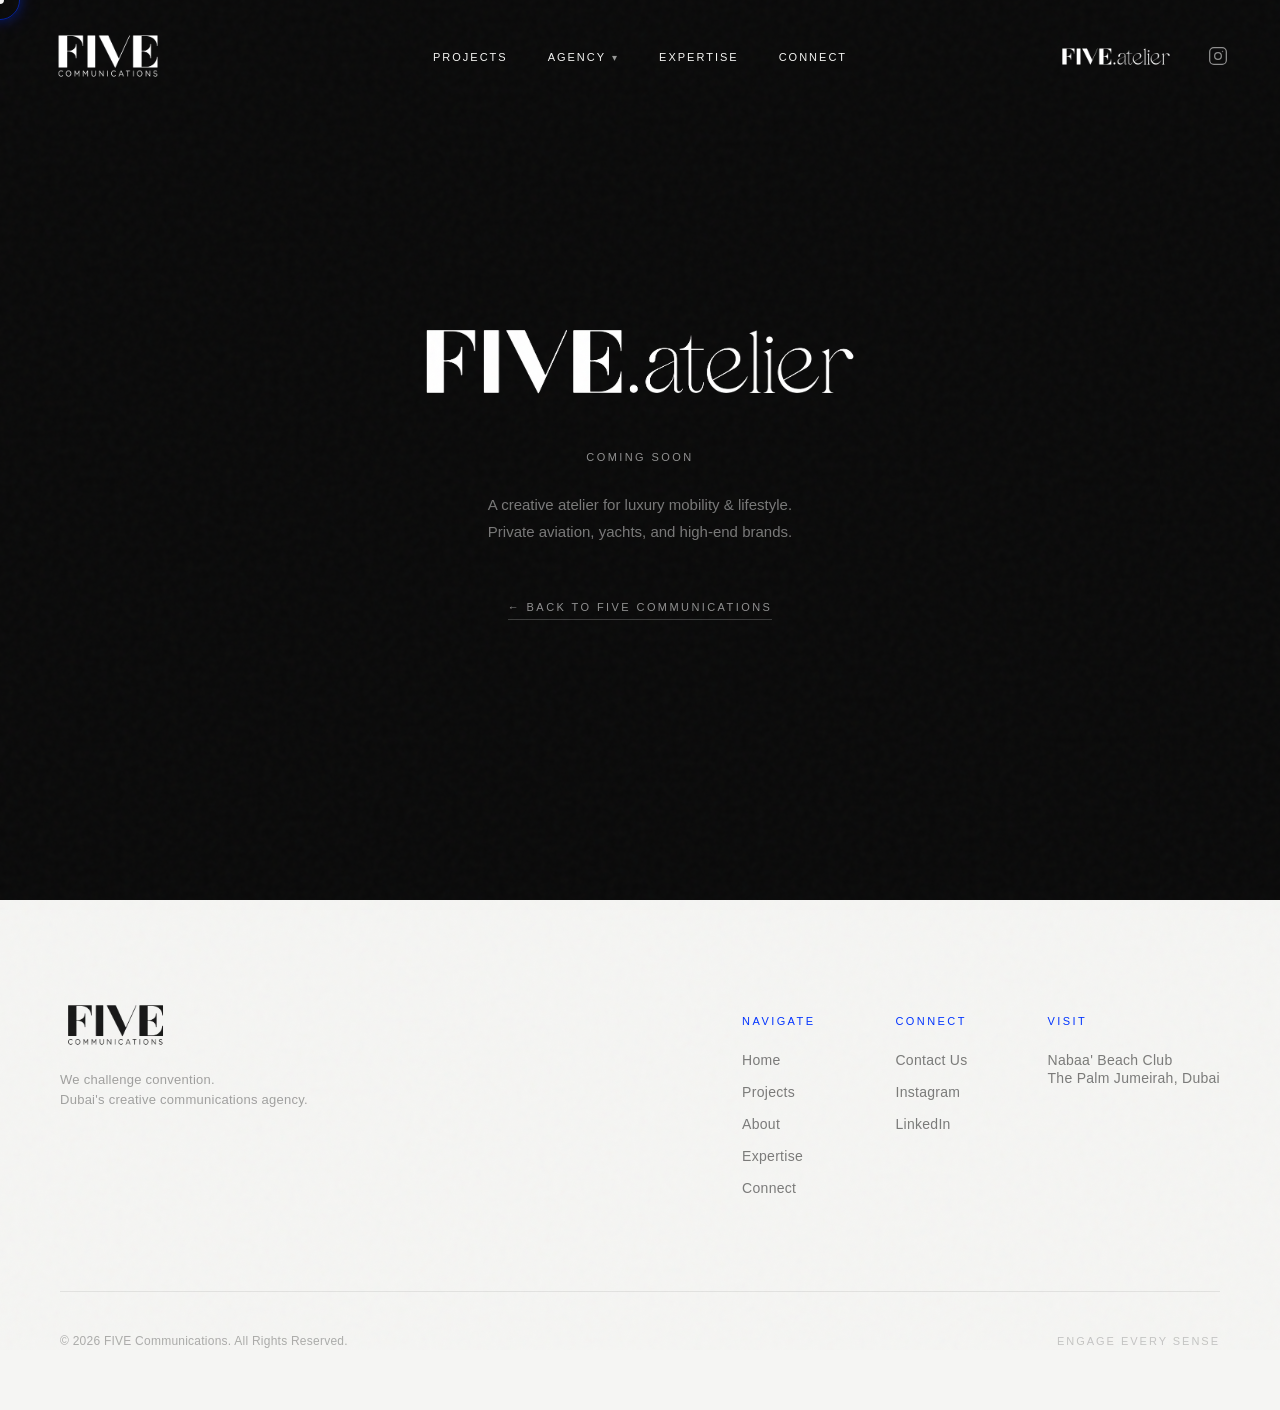
<file: atelier/index.html>
<!DOCTYPE html><html lang="en-US" prefix="og: https://ogp.me/ns#"><head>
    <meta charset="UTF-8">
    <meta name="viewport" content="width=device-width, initial-scale=1">
    <link rel="profile" href="https://gmpg.org/xfn/11">
    
<!-- Search Engine Optimization by Rank Math - https://rankmath.com/ -->
<title>Atelier - FIVE Communications</title>
<meta name="robots" content="index, follow, max-snippet:-1, max-video-preview:-1, max-image-preview:large">
<link rel="canonical" href="https://commfive.com/atelier/">
<meta property="og:locale" content="en_US">
<meta property="og:type" content="article">
<meta property="og:title" content="Atelier - FIVE Communications">
<meta property="og:url" content="https://commfive.com/atelier/">
<meta property="og:site_name" content="FIVE Communications">
<meta property="article:published_time" content="2026-07-07T10:35:22+00:00">
<meta name="twitter:card" content="summary_large_image">
<meta name="twitter:title" content="Atelier - FIVE Communications">
<meta name="twitter:label1" content="Time to read">
<meta name="twitter:data1" content="Less than a minute">
<script type="application/ld+json" class="rank-math-schema">{"@context":"https://schema.org","@graph":[{"@type":"Organization","@id":"https://commfive.com/#organization","name":"My Blog","url":"https://commfive.com"},{"@type":"WebSite","@id":"https://commfive.com/#website","url":"https://commfive.com","name":"FIVE Communications","alternateName":"FIVE","publisher":{"@id":"https://commfive.com/#organization"},"inLanguage":"en-US"},{"@type":"WebPage","@id":"https://commfive.com/atelier/#webpage","url":"https://commfive.com/atelier/","name":"Atelier - FIVE Communications","datePublished":"2026-07-07T10:35:22+00:00","dateModified":"2026-07-07T10:35:22+00:00","isPartOf":{"@id":"https://commfive.com/#website"},"inLanguage":"en-US"},{"@type":"Person","@id":"https://commfive.com/author/admin/","name":"admin","url":"https://commfive.com/author/admin/","image":{"@type":"ImageObject","@id":"https://secure.gravatar.com/avatar/a1371534340c43bba4c39fcc12b18343821b518d2e1f61e1f0f45c90059c5304?s=96&amp;d=mm&amp;r=g","url":"https://secure.gravatar.com/avatar/a1371534340c43bba4c39fcc12b18343821b518d2e1f61e1f0f45c90059c5304?s=96&amp;d=mm&amp;r=g","caption":"admin","inLanguage":"en-US"},"sameAs":["https://commfive.com"],"worksFor":{"@id":"https://commfive.com/#organization"}},{"@type":"Article","headline":"Atelier - FIVE Communications","datePublished":"2026-07-07T10:35:22+00:00","dateModified":"2026-07-07T10:35:22+00:00","author":{"@id":"https://commfive.com/author/admin/","name":"admin"},"publisher":{"@id":"https://commfive.com/#organization"},"name":"Atelier - FIVE Communications","@id":"https://commfive.com/atelier/#richSnippet","isPartOf":{"@id":"https://commfive.com/atelier/#webpage"},"inLanguage":"en-US","mainEntityOfPage":{"@id":"https://commfive.com/atelier/#webpage"}}]}</script>
<!-- /Rank Math WordPress SEO plugin -->

<link rel="dns-prefetch" href="//cdnjs.cloudflare.com">
<link rel="dns-prefetch" href="//cdn.jsdelivr.net">
<link rel="dns-prefetch" href="//unpkg.com">
<link rel="alternate" title="oEmbed (JSON)" type="application/json+oembed" href="https://commfive.com/wp-json/oembed/1.0/embed?url=https%3A%2F%2Fcommfive.com%2Fatelier%2F">
<link rel="alternate" title="oEmbed (XML)" type="text/xml+oembed" href="https://commfive.com/wp-json/oembed/1.0/embed?url=https%3A%2F%2Fcommfive.com%2Fatelier%2F&amp;format=xml">
<style id="wp-img-auto-sizes-contain-inline-css">
img:is([sizes=auto i],[sizes^="auto," i]){contain-intrinsic-size:3000px 1500px}
/*# sourceURL=wp-img-auto-sizes-contain-inline-css */
</style>
<link rel="stylesheet" id="five-theme-css" href="../wp-content/themes/five/style_ver%3D1788542738.css" media="all">
<style id="wp-emoji-styles-inline-css">

	img.wp-smiley, img.emoji {
		display: inline !important;
		border: none !important;
		box-shadow: none !important;
		height: 1em !important;
		width: 1em !important;
		margin: 0 0.07em !important;
		vertical-align: -0.1em !important;
		background: none !important;
		padding: 0 !important;
	}
/*# sourceURL=wp-emoji-styles-inline-css */
</style>
<style id="wp-block-library-inline-css">
:root{--wp-block-synced-color:#7a00df;--wp-block-synced-color--rgb:122,0,223;--wp-bound-block-color:var(--wp-block-synced-color);--wp-editor-canvas-background:#ddd;--wp-admin-theme-color:#007cba;--wp-admin-theme-color--rgb:0,124,186;--wp-admin-theme-color-darker-10:#006ba1;--wp-admin-theme-color-darker-10--rgb:0,107,160.5;--wp-admin-theme-color-darker-20:#005a87;--wp-admin-theme-color-darker-20--rgb:0,90,135;--wp-admin-border-width-focus:2px}@media (min-resolution:192dpi){:root{--wp-admin-border-width-focus:1.5px}}.wp-element-button{cursor:pointer}:root .has-very-light-gray-background-color{background-color:#eee}:root .has-very-dark-gray-background-color{background-color:#313131}:root .has-very-light-gray-color{color:#eee}:root .has-very-dark-gray-color{color:#313131}:root .has-vivid-green-cyan-to-vivid-cyan-blue-gradient-background{background:linear-gradient(135deg,#00d084,#0693e3)}:root .has-purple-crush-gradient-background{background:linear-gradient(135deg,#34e2e4,#4721fb 50%,#ab1dfe)}:root .has-hazy-dawn-gradient-background{background:linear-gradient(135deg,#faaca8,#dad0ec)}:root .has-subdued-olive-gradient-background{background:linear-gradient(135deg,#fafae1,#67a671)}:root .has-atomic-cream-gradient-background{background:linear-gradient(135deg,#fdd79a,#004a59)}:root .has-nightshade-gradient-background{background:linear-gradient(135deg,#330968,#31cdcf)}:root .has-midnight-gradient-background{background:linear-gradient(135deg,#020381,#2874fc)}:root{--wp--preset--font-size--normal:16px;--wp--preset--font-size--huge:42px}.has-regular-font-size{font-size:1em}.has-larger-font-size{font-size:2.625em}.has-normal-font-size{font-size:var(--wp--preset--font-size--normal)}.has-huge-font-size{font-size:var(--wp--preset--font-size--huge)}:root .has-text-align-center{text-align:center}:root .has-text-align-left{text-align:left}:root .has-text-align-right{text-align:right}.has-fit-text{white-space:nowrap!important}#end-resizable-editor-section{display:none}.aligncenter{clear:both}.items-justified-left{justify-content:flex-start}.items-justified-center{justify-content:center}.items-justified-right{justify-content:flex-end}.items-justified-space-between{justify-content:space-between}.screen-reader-text{word-wrap:normal!important;border:0;clip-path:inset(50%);height:1px;margin:-1px;overflow:hidden;padding:0;position:absolute;width:1px;word-break:normal!important}.screen-reader-text:focus{background-color:#ddd;clip-path:none;color:#444;display:block;font-size:1em;height:auto;left:5px;line-height:normal;padding:15px 23px 14px;text-decoration:none;top:5px;width:auto;z-index:100000}html :where(.has-border-color){border-style:solid}html :where([style^=border-color],[style*=";border-color"],[style*="; border-color"]){border-style:solid}html :where([style^=border-top-color],[style*=";border-top-color"],[style*="; border-top-color"]){border-top-style:solid}html :where([style^=border-right-color],[style*=";border-right-color"],[style*="; border-right-color"]){border-right-style:solid}html :where([style^=border-bottom-color],[style*=";border-bottom-color"],[style*="; border-bottom-color"]){border-bottom-style:solid}html :where([style^=border-left-color],[style*=";border-left-color"],[style*="; border-left-color"]){border-left-style:solid}html :where([style^=border-width],[style*=";border-width"],[style*="; border-width"]){border-style:solid}html :where([style^=border-top-width],[style*=";border-top-width"],[style*="; border-top-width"]){border-top-style:solid}html :where([style^=border-right-width],[style*=";border-right-width"],[style*="; border-right-width"]){border-right-style:solid}html :where([style^=border-bottom-width],[style*=";border-bottom-width"],[style*="; border-bottom-width"]){border-bottom-style:solid}html :where([style^=border-left-width],[style*=";border-left-width"],[style*="; border-left-width"]){border-left-style:solid}html :where(img[class*=wp-image-]){height:auto;max-width:100%}:where(figure){margin:0 0 1em}html :where(.is-position-sticky){--wp-admin--admin-bar--position-offset:var(--wp-admin--admin-bar--height,0px)}@media screen and (max-width:600px){html :where(.is-position-sticky){--wp-admin--admin-bar--position-offset:0px}}

/*# sourceURL=/wp-includes/css/dist/block-library/common.min.css */
</style>
<style id="classic-theme-styles-inline-css">
/*! This file is auto-generated */
.wp-block-button__link{color:#fff;background-color:#32373c;border-radius:9999px;box-shadow:none;text-decoration:none;padding:calc(.667em + 2px) calc(1.333em + 2px);font-size:1.125em}.wp-block-file__button{background:#32373c;color:#fff;text-decoration:none}
/*# sourceURL=/wp-includes/css/classic-themes.min.css */
</style>

<style id="global-styles-inline-css">
:root{--wp--preset--aspect-ratio--square: 1;--wp--preset--aspect-ratio--4-3: 4/3;--wp--preset--aspect-ratio--3-4: 3/4;--wp--preset--aspect-ratio--3-2: 3/2;--wp--preset--aspect-ratio--2-3: 2/3;--wp--preset--aspect-ratio--16-9: 16/9;--wp--preset--aspect-ratio--9-16: 9/16;--wp--preset--color--black: #000000;--wp--preset--color--cyan-bluish-gray: #abb8c3;--wp--preset--color--white: #ffffff;--wp--preset--color--pale-pink: #f78da7;--wp--preset--color--vivid-red: #cf2e2e;--wp--preset--color--luminous-vivid-orange: #ff6900;--wp--preset--color--luminous-vivid-amber: #fcb900;--wp--preset--color--light-green-cyan: #7bdcb5;--wp--preset--color--vivid-green-cyan: #00d084;--wp--preset--color--pale-cyan-blue: #8ed1fc;--wp--preset--color--vivid-cyan-blue: #0693e3;--wp--preset--color--vivid-purple: #9b51e0;--wp--preset--gradient--vivid-cyan-blue-to-vivid-purple: linear-gradient(135deg,rgb(6,147,227) 0%,rgb(155,81,224) 100%);--wp--preset--gradient--light-green-cyan-to-vivid-green-cyan: linear-gradient(135deg,rgb(122,220,180) 0%,rgb(0,208,130) 100%);--wp--preset--gradient--luminous-vivid-amber-to-luminous-vivid-orange: linear-gradient(135deg,rgb(252,185,0) 0%,rgb(255,105,0) 100%);--wp--preset--gradient--luminous-vivid-orange-to-vivid-red: linear-gradient(135deg,rgb(255,105,0) 0%,rgb(207,46,46) 100%);--wp--preset--gradient--very-light-gray-to-cyan-bluish-gray: linear-gradient(135deg,rgb(238,238,238) 0%,rgb(169,184,195) 100%);--wp--preset--gradient--cool-to-warm-spectrum: linear-gradient(135deg,rgb(74,234,220) 0%,rgb(151,120,209) 20%,rgb(207,42,186) 40%,rgb(238,44,130) 60%,rgb(251,105,98) 80%,rgb(254,248,76) 100%);--wp--preset--gradient--blush-light-purple: linear-gradient(135deg,rgb(255,206,236) 0%,rgb(152,150,240) 100%);--wp--preset--gradient--blush-bordeaux: linear-gradient(135deg,rgb(254,205,165) 0%,rgb(254,45,45) 50%,rgb(107,0,62) 100%);--wp--preset--gradient--luminous-dusk: linear-gradient(135deg,rgb(255,203,112) 0%,rgb(199,81,192) 50%,rgb(65,88,208) 100%);--wp--preset--gradient--pale-ocean: linear-gradient(135deg,rgb(255,245,203) 0%,rgb(182,227,212) 50%,rgb(51,167,181) 100%);--wp--preset--gradient--electric-grass: linear-gradient(135deg,rgb(202,248,128) 0%,rgb(113,206,126) 100%);--wp--preset--gradient--midnight: linear-gradient(135deg,rgb(2,3,129) 0%,rgb(40,116,252) 100%);--wp--preset--font-size--small: 13px;--wp--preset--font-size--medium: 20px;--wp--preset--font-size--large: 36px;--wp--preset--font-size--x-large: 42px;--wp--preset--spacing--20: 0.44rem;--wp--preset--spacing--30: 0.67rem;--wp--preset--spacing--40: 1rem;--wp--preset--spacing--50: 1.5rem;--wp--preset--spacing--60: 2.25rem;--wp--preset--spacing--70: 3.38rem;--wp--preset--spacing--80: 5.06rem;--wp--preset--shadow--natural: 6px 6px 9px rgba(0, 0, 0, 0.2);--wp--preset--shadow--deep: 12px 12px 50px rgba(0, 0, 0, 0.4);--wp--preset--shadow--sharp: 6px 6px 0px rgba(0, 0, 0, 0.2);--wp--preset--shadow--outlined: 6px 6px 0px -3px rgb(255, 255, 255), 6px 6px rgb(0, 0, 0);--wp--preset--shadow--crisp: 6px 6px 0px rgb(0, 0, 0);}.wp-block-button{--wp--preset--dimension--25: 25%;--wp--preset--dimension--50: 50%;--wp--preset--dimension--75: 75%;--wp--preset--dimension--100: 100%;}:where(body) { margin: 0; }:where(.is-layout-flex){gap: 0.5em;}:where(.is-layout-grid){gap: 0.5em;}body .is-layout-flex{display: flex;}.is-layout-flex{flex-wrap: wrap;align-items: center;}.is-layout-flex > :is(*, div){margin: 0;}body .is-layout-grid{display: grid;}.is-layout-grid > :is(*, div){margin: 0;}body{padding-top: 0px;padding-right: 0px;padding-bottom: 0px;padding-left: 0px;}:root :where(.wp-element-button, .wp-block-button__link){background-color: #32373c;border-width: 0;color: #fff;font-family: inherit;font-size: inherit;font-style: inherit;font-weight: inherit;letter-spacing: inherit;line-height: inherit;padding-top: calc(0.667em + 2px);padding-right: calc(1.333em + 2px);padding-bottom: calc(0.667em + 2px);padding-left: calc(1.333em + 2px);text-decoration: none;text-transform: inherit;}.has-black-color{color: var(--wp--preset--color--black) !important;}.has-cyan-bluish-gray-color{color: var(--wp--preset--color--cyan-bluish-gray) !important;}.has-white-color{color: var(--wp--preset--color--white) !important;}.has-pale-pink-color{color: var(--wp--preset--color--pale-pink) !important;}.has-vivid-red-color{color: var(--wp--preset--color--vivid-red) !important;}.has-luminous-vivid-orange-color{color: var(--wp--preset--color--luminous-vivid-orange) !important;}.has-luminous-vivid-amber-color{color: var(--wp--preset--color--luminous-vivid-amber) !important;}.has-light-green-cyan-color{color: var(--wp--preset--color--light-green-cyan) !important;}.has-vivid-green-cyan-color{color: var(--wp--preset--color--vivid-green-cyan) !important;}.has-pale-cyan-blue-color{color: var(--wp--preset--color--pale-cyan-blue) !important;}.has-vivid-cyan-blue-color{color: var(--wp--preset--color--vivid-cyan-blue) !important;}.has-vivid-purple-color{color: var(--wp--preset--color--vivid-purple) !important;}.has-black-background-color{background-color: var(--wp--preset--color--black) !important;}.has-cyan-bluish-gray-background-color{background-color: var(--wp--preset--color--cyan-bluish-gray) !important;}.has-white-background-color{background-color: var(--wp--preset--color--white) !important;}.has-pale-pink-background-color{background-color: var(--wp--preset--color--pale-pink) !important;}.has-vivid-red-background-color{background-color: var(--wp--preset--color--vivid-red) !important;}.has-luminous-vivid-orange-background-color{background-color: var(--wp--preset--color--luminous-vivid-orange) !important;}.has-luminous-vivid-amber-background-color{background-color: var(--wp--preset--color--luminous-vivid-amber) !important;}.has-light-green-cyan-background-color{background-color: var(--wp--preset--color--light-green-cyan) !important;}.has-vivid-green-cyan-background-color{background-color: var(--wp--preset--color--vivid-green-cyan) !important;}.has-pale-cyan-blue-background-color{background-color: var(--wp--preset--color--pale-cyan-blue) !important;}.has-vivid-cyan-blue-background-color{background-color: var(--wp--preset--color--vivid-cyan-blue) !important;}.has-vivid-purple-background-color{background-color: var(--wp--preset--color--vivid-purple) !important;}.has-black-border-color{border-color: var(--wp--preset--color--black) !important;}.has-cyan-bluish-gray-border-color{border-color: var(--wp--preset--color--cyan-bluish-gray) !important;}.has-white-border-color{border-color: var(--wp--preset--color--white) !important;}.has-pale-pink-border-color{border-color: var(--wp--preset--color--pale-pink) !important;}.has-vivid-red-border-color{border-color: var(--wp--preset--color--vivid-red) !important;}.has-luminous-vivid-orange-border-color{border-color: var(--wp--preset--color--luminous-vivid-orange) !important;}.has-luminous-vivid-amber-border-color{border-color: var(--wp--preset--color--luminous-vivid-amber) !important;}.has-light-green-cyan-border-color{border-color: var(--wp--preset--color--light-green-cyan) !important;}.has-vivid-green-cyan-border-color{border-color: var(--wp--preset--color--vivid-green-cyan) !important;}.has-pale-cyan-blue-border-color{border-color: var(--wp--preset--color--pale-cyan-blue) !important;}.has-vivid-cyan-blue-border-color{border-color: var(--wp--preset--color--vivid-cyan-blue) !important;}.has-vivid-purple-border-color{border-color: var(--wp--preset--color--vivid-purple) !important;}.has-vivid-cyan-blue-to-vivid-purple-gradient-background{background: var(--wp--preset--gradient--vivid-cyan-blue-to-vivid-purple) !important;}.has-light-green-cyan-to-vivid-green-cyan-gradient-background{background: var(--wp--preset--gradient--light-green-cyan-to-vivid-green-cyan) !important;}.has-luminous-vivid-amber-to-luminous-vivid-orange-gradient-background{background: var(--wp--preset--gradient--luminous-vivid-amber-to-luminous-vivid-orange) !important;}.has-luminous-vivid-orange-to-vivid-red-gradient-background{background: var(--wp--preset--gradient--luminous-vivid-orange-to-vivid-red) !important;}.has-very-light-gray-to-cyan-bluish-gray-gradient-background{background: var(--wp--preset--gradient--very-light-gray-to-cyan-bluish-gray) !important;}.has-cool-to-warm-spectrum-gradient-background{background: var(--wp--preset--gradient--cool-to-warm-spectrum) !important;}.has-blush-light-purple-gradient-background{background: var(--wp--preset--gradient--blush-light-purple) !important;}.has-blush-bordeaux-gradient-background{background: var(--wp--preset--gradient--blush-bordeaux) !important;}.has-luminous-dusk-gradient-background{background: var(--wp--preset--gradient--luminous-dusk) !important;}.has-pale-ocean-gradient-background{background: var(--wp--preset--gradient--pale-ocean) !important;}.has-electric-grass-gradient-background{background: var(--wp--preset--gradient--electric-grass) !important;}.has-midnight-gradient-background{background: var(--wp--preset--gradient--midnight) !important;}.has-small-font-size{font-size: var(--wp--preset--font-size--small) !important;}.has-medium-font-size{font-size: var(--wp--preset--font-size--medium) !important;}.has-large-font-size{font-size: var(--wp--preset--font-size--large) !important;}.has-x-large-font-size{font-size: var(--wp--preset--font-size--x-large) !important;}
/*# sourceURL=global-styles-inline-css */
</style>

<script id="gsap-js" src="../cdnjs.cloudflare.com/ajax/libs/gsap/3.12.5/gsap.min_ver%3D3.12.5.js"></script>
<script id="gsap-scrolltrigger-js" src="../cdnjs.cloudflare.com/ajax/libs/gsap/3.12.5/ScrollTrigger.min_ver%3D3.12.5.js"></script>
<script id="gsap-splittext-js" src="../cdn.jsdelivr.net/npm/gsap%403.13.0/dist/SplitText.min_ver%3D3.13.0.js"></script>
<script id="gsap-scrambletext-js" src="../cdn.jsdelivr.net/npm/gsap%403.13.0/dist/ScrambleTextPlugin.min_ver%3D3.13.0.js"></script>
<script id="lenis-js" src="../unpkg.com/lenis%401.1.13/dist/lenis.min_ver%3D1.1.13.js"></script>
<link rel="https://api.w.org/" href="https://commfive.com/wp-json/"><link rel="alternate" title="JSON" type="application/json" href="https://commfive.com/wp-json/wp/v2/pages/121"><link rel="shortlink" href="https://commfive.com/?p=121">
<link rel="icon" href="../wp-content/uploads/2026/05/cropped-Five-Communications-Logo-32x32.jpg" sizes="32x32">
<link rel="icon" href="../wp-content/uploads/2026/05/cropped-Five-Communications-Logo-192x192.jpg" sizes="192x192">
<link rel="apple-touch-icon" href="../wp-content/uploads/2026/05/cropped-Five-Communications-Logo-180x180.jpg">
<meta name="msapplication-TileImage" content="https://commfive.com/wp-content/uploads/2026/05/cropped-Five-Communications-Logo-270x270.jpg">
</head>

<body class="wp-singular page-template page-template-template-atelier page-template-template-atelier-php page page-id-121 wp-theme-five">

<!-- Custom Cursor -->
<div class="cursor-dot" id="cursorDot"></div>
<div class="cursor-ring" id="cursorRing"></div>

<!-- Noise Overlay -->
<div class="noise"></div>

<!-- ========== FIXED NAVIGATION ========== -->
<header class="hero-nav" id="heroNav">
    <div class="hero-nav-inner">
        <a href="../index.html" class="hero-nav-logo-link">
            <div class="hero-nav-logo-wrapper">
                <img src="../wp-content/themes/five/images/fivelogowhite.png" alt="FIVE Communications" class="hero-nav-logo-img">
            </div>
        </a>

        <button class="nav-burger" id="navBurger" aria-label="Open menu">
            <span class="burger-line"></span>
            <span class="burger-line"></span>
        </button>

        <ul class="hero-nav-menu">
            <li class="nav-item">
                <a href="../projects/index.html" class="hero-nav-link">PROJECTS</a>
            </li>
            <li class="nav-item has-dropdown">
                <a href="../about/index.html" class="hero-nav-link">AGENCY</a>
                <ul class="dropdown-menu">
                    <li><a href="../about/index.html" class="dropdown-link">About</a></li>
                    <li><a href="../journal/index.html" class="dropdown-link">Journal</a></li>
                </ul>
            </li>
            <li class="nav-item">
                <a href="../expertise/index.html" class="hero-nav-link">EXPERTISE</a>
            </li>
            <li class="nav-item">
                <a href="../connect/index.html" class="hero-nav-link">CONNECT</a>
            </li>
        </ul>

        <div class="hero-nav-right">
            <a href="index.html" class="hero-nav-atelier-link" aria-label="FIVE Atelier — coming soon">
                <img src="../wp-content/themes/five/images/five-atelier-white.png" alt="FIVE Atelier" class="hero-nav-atelier-img">
            </a>
            <a href="https://www.instagram.com/five.communications/" target="_blank" rel="noopener" class="hero-nav-social-link" aria-label="FIVE on Instagram">
                <svg width="20" height="20" viewBox="0 0 24 24" fill="none" xmlns="http://www.w3.org/2000/svg" aria-hidden="true">
                    <rect x="2" y="2" width="20" height="20" rx="5" ry="5" stroke="currentColor" stroke-width="1.5" stroke-linecap="round" stroke-linejoin="round"></rect>
                    <circle cx="12" cy="12" r="4" stroke="currentColor" stroke-width="1.5"></circle>
                    <circle cx="17.5" cy="6.5" r="0.5" fill="currentColor" stroke="currentColor" stroke-width="0.5"></circle>
                </svg>
            </a>
        </div>
    </div>
</header>

<!-- Fullscreen Mobile Nav Overlay -->
<div class="mobile-nav-overlay" id="mobileNavOverlay">
    <nav class="mobile-nav-inner">
        <div class="mobile-nav-group">
            <a href="../index.html" class="mobile-nav-link">Home</a>
        </div>
        <div class="mobile-nav-group">
            <a href="../projects/index.html" class="mobile-nav-link">Projects</a>
        </div>
        <div class="mobile-nav-group">
            <a href="../about/index.html" class="mobile-nav-link">Agency</a>
            <div class="mobile-nav-sub">
                <a href="../about/index.html">About</a>
                <a href="../journal/index.html">Journal</a>
            </div>
        </div>
        <div class="mobile-nav-group">
            <a href="../expertise/index.html" class="mobile-nav-link">Expertise</a>
        </div>
        <div class="mobile-nav-group">
            <a href="../connect/index.html" class="mobile-nav-link">Connect</a>
        </div>
        <div class="mobile-nav-group">
            <a href="index.html" class="mobile-nav-atelier-link" aria-label="FIVE Atelier — coming soon">
                <img src="../wp-content/themes/five/images/five-atelier-white.png" alt="FIVE Atelier" class="mobile-nav-atelier-img">
            </a>
        </div>
    </nav>
    <div class="mobile-nav-footer">
        <a href="https://www.instagram.com/five.communications/" target="_blank" rel="noopener" class="mobile-nav-social">Instagram</a>
        <a href="https://www.linkedin.com/company/five-communications/" target="_blank" rel="noopener" class="mobile-nav-social">LinkedIn</a>
    </div>
</div>

<div id="page" class="site">
<main id="main" class="site-main">

<section class="atelier-soon">
    <div class="atelier-soon-inner">
        <img class="atelier-soon-logo" src="../wp-content/themes/five/images/five-atelier-white.png" alt="FIVE Atelier">
        <div class="atelier-soon-label">Coming Soon</div>
        <p class="atelier-soon-sub">A creative atelier for luxury mobility &amp; lifestyle.<br>Private aviation, yachts, and high-end brands.</p>
        <a class="atelier-soon-back" href="../index.html">← Back to FIVE Communications</a>
    </div>
</section>


</main><!-- #main -->
</div><!-- #page -->

<!-- ========== SITE FOOTER ========== -->
<footer class="site-footer">
    <div class="footer-inner">
        <div class="footer-top">
            <div class="footer-brand">
                <a href="../index.html" class="footer-logo-link">
                    <img src="../wp-content/themes/five/images/fivelogowhite.png" alt="FIVE Communications" class="footer-logo-img">
                </a>
                <p class="footer-brand-line">We challenge convention.<br>Dubai's creative communications agency.</p>
            </div>
            <nav class="footer-nav">
                <div class="footer-col">
                    <h4 class="footer-col-title">Navigate</h4>
                    <ul>
                        <li><a href="../index.html">Home</a></li>
                        <li><a href="../projects/index.html">Projects</a></li>
                        <li><a href="../about/index.html">About</a></li>
                        <li><a href="../expertise/index.html">Expertise</a></li>
                        <li><a href="../connect/index.html">Connect</a></li>
                    </ul>
                </div>
                <div class="footer-col">
                    <h4 class="footer-col-title">Connect</h4>
                    <ul>
                        <li><a href="../connect/index.html">Contact Us</a></li>
                        <li><a href="https://www.instagram.com/five.communications/" target="_blank" rel="noopener">Instagram</a></li>
                        <li><a href="https://www.linkedin.com/company/five-communications/" target="_blank" rel="noopener">LinkedIn</a></li>
                    </ul>
                </div>
                <div class="footer-col">
                    <h4 class="footer-col-title">Visit</h4>
                    <ul>
                        <li><a href="https://www.google.com/maps/search/?api=1&amp;query=Nabaa%27+Beach+Club%2C+The+Palm+Jumeirah%2C+Dubai" target="_blank" rel="noopener">Nabaa' Beach Club<br>The Palm Jumeirah, Dubai</a></li>
                    </ul>
                </div>
            </nav>
        </div>

        <div class="footer-rule"></div>

        <div class="footer-bottom">
            <p class="footer-copyright">
                © 2026 FIVE Communications. All Rights Reserved.
            </p>
            <p class="footer-tagline">Engage Every Sense</p>
        </div>
    </div>
</footer>

<!-- ════════════════════════════════════════════════════
     SHARED SCRIPTS — Lenis, Cursor, Nav, Mobile Menu
     ════════════════════════════════════════════════════ -->
<script>
(function() {
    'use strict';

    /* ══════════════════════════════════════
       LENIS SMOOTH SCROLL
       ══════════════════════════════════════ */
    if (typeof Lenis !== 'undefined') {
        var lenis = new Lenis({
            duration: 1.2,
            easing: function(t) { return Math.min(1, 1.001 - Math.pow(2, -10 * t)); },
            smooth: true,
            smoothTouch: false
        });
        window.__lenis = lenis;

        if (typeof gsap !== 'undefined') {
            gsap.ticker.add(function(time) { lenis.raf(time * 1000); });
            gsap.ticker.lagSmoothing(0);
        } else {
            (function raf(time) { lenis.raf(time); requestAnimationFrame(raf); })(performance.now());
        }
    }

    /* ══════════════════════════════════════
       CUSTOM CURSOR — dot + ring with lag
       ══════════════════════════════════════ */
    var dot = document.getElementById('cursorDot');
    var ring = document.getElementById('cursorRing');

    if (dot && ring && !('ontouchstart' in window)) {
        var mouseX = 0, mouseY = 0, ringX = 0, ringY = 0, speed = 0.15;

        document.addEventListener('mousemove', function(e) {
            mouseX = e.clientX;
            mouseY = e.clientY;
            dot.style.transform = 'translate(' + mouseX + 'px, ' + mouseY + 'px)';
        });

        (function animateRing() {
            ringX += (mouseX - ringX) * speed;
            ringY += (mouseY - ringY) * speed;
            ring.style.transform = 'translate(' + ringX + 'px, ' + ringY + 'px)';
            requestAnimationFrame(animateRing);
        })();

        /* Hover on interactive elements */
        var hoverTargets = 'a, button, input, textarea, select, [role="button"], .s-pill, .blog-filter-btn';
        document.addEventListener('mouseover', function(e) {
            if (e.target.closest(hoverTargets)) {
                ring.classList.add('cursor-hover');
                dot.classList.add('cursor-hover');
            }
        });
        document.addEventListener('mouseout', function(e) {
            if (e.target.closest(hoverTargets)) {
                ring.classList.remove('cursor-hover');
                dot.classList.remove('cursor-hover');
            }
        });

        /* Click effect */
        document.addEventListener('mousedown', function() {
            ring.classList.add('cursor-click');
            dot.classList.add('cursor-click');
        });
        document.addEventListener('mouseup', function() {
            ring.classList.remove('cursor-click');
            dot.classList.remove('cursor-click');
        });

        /* Hide when mouse leaves window */
        document.addEventListener('mouseleave', function() {
            dot.style.opacity = '0'; ring.style.opacity = '0';
        });
        document.addEventListener('mouseenter', function() {
            dot.style.opacity = '1'; ring.style.opacity = '1';
        });

        /* Section-aware cursor theming (dark bg = blue glow, light bg = clean black) */
        document.addEventListener('mousemove', function(e) {
            var el = document.elementFromPoint(e.clientX, e.clientY);
            if (!el) return;
            var section = el.closest('section, footer, header, [class*="hero"], [class*="section"]');
            var isDark = false;

            if (section) {
                var bg = getComputedStyle(section).backgroundColor;
                var match = bg.match(/\d+/g);
                if (match) {
                    var brightness = (parseInt(match[0]) + parseInt(match[1]) + parseInt(match[2])) / 3;
                    isDark = brightness < 80;
                }
            }

            /* Treat transparent-background hero areas as dark (video behind) */
            if (!section || el.closest('.hero-video-section, .hero-video-fixed, .stage, .intro-wrap')) {
                isDark = true;
            }

            if (isDark) {
                ring.classList.add('cursor-dark-mode');
                ring.classList.remove('cursor-light-mode');
                dot.classList.add('cursor-dark-mode');
                dot.classList.remove('cursor-light-mode');
            } else {
                ring.classList.remove('cursor-dark-mode');
                ring.classList.add('cursor-light-mode');
                dot.classList.remove('cursor-dark-mode');
                dot.classList.add('cursor-light-mode');
            }
        });
    }

    /* ══════════════════════════════════════
       NAV SCROLL BEHAVIOR — hide on down, show on up
       ══════════════════════════════════════ */
    var nav = document.getElementById('heroNav');
    if (nav) {
        var lastY = 0, hidden = false;
        window.addEventListener('scroll', function() {
            var y = window.pageYOffset;
            if (y > 80) nav.classList.add('nav-scrolled');
            else nav.classList.remove('nav-scrolled');

            if (y < 100) {
                if (hidden) { nav.classList.remove('nav-hidden'); hidden = false; }
                lastY = y;
                return;
            }
            if (y - lastY > 5 && !hidden) { nav.classList.add('nav-hidden'); hidden = true; }
            else if (lastY - y > 5 && hidden) { nav.classList.remove('nav-hidden'); hidden = false; }
            lastY = y;
        });
    }

    /* ══════════════════════════════════════
       MOBILE NAV TOGGLE
       ══════════════════════════════════════ */
    var burger = document.getElementById('navBurger');
    var overlay = document.getElementById('mobileNavOverlay');
    if (burger && overlay) {
        var isOpen = false;
        burger.addEventListener('click', function() {
            isOpen = !isOpen;
            burger.classList.toggle('is-open', isOpen);
            overlay.classList.toggle('is-open', isOpen);
            document.body.style.overflow = isOpen ? 'hidden' : '';
            if (isOpen && nav) {
                nav.classList.remove('nav-hidden');
                nav.classList.add('nav-scrolled');
            }
        });

        var mobileLinks = overlay.querySelectorAll('.mobile-nav-link, .mobile-nav-sub a, .mobile-nav-social');
        for (var i = 0; i < mobileLinks.length; i++) {
            mobileLinks[i].addEventListener('click', function() {
                isOpen = false;
                burger.classList.remove('is-open');
                overlay.classList.remove('is-open');
                document.body.style.overflow = '';
            });
        }
    }

    /* ══════════════════════════════════════
       MAGNETIC HOVER (buttons + pills)
       ══════════════════════════════════════ */
    if (typeof gsap !== 'undefined') {
        document.querySelectorAll('.submit-btn, .s-pill, .join-btn, .manifesto-cta').forEach(function(btn) {
            btn.addEventListener('mousemove', function(e) {
                var r = btn.getBoundingClientRect();
                gsap.to(btn, {
                    x: (e.clientX - r.left - r.width / 2) * 0.2,
                    y: (e.clientY - r.top - r.height / 2) * 0.2,
                    duration: 0.3, ease: 'power2.out'
                });
            });
            btn.addEventListener('mouseleave', function() {
                gsap.to(btn, { x: 0, y: 0, duration: 0.5, ease: 'elastic.out(1, 0.4)' });
            });
        });
    }

})();
</script>

<script type="speculationrules">
{"prefetch":[{"source":"document","where":{"and":[{"href_matches":"/*"},{"not":{"href_matches":["/wp-*.php","/wp-admin/*","/wp-content/uploads/*","/wp-content/*","/wp-content/plugins/*","/wp-content/themes/five/*","/*\\?(.+)"]}},{"not":{"selector_matches":"a[rel~=\"nofollow\"]"}},{"not":{"selector_matches":".no-prefetch, .no-prefetch a"}}]},"eagerness":"conservative"}]}
</script>
</body></html><!-- Cache served by breeze CACHE (Desktop) - Last modified: Fri, 04 Sep 2026 19:17:03 GMT -->
</file>
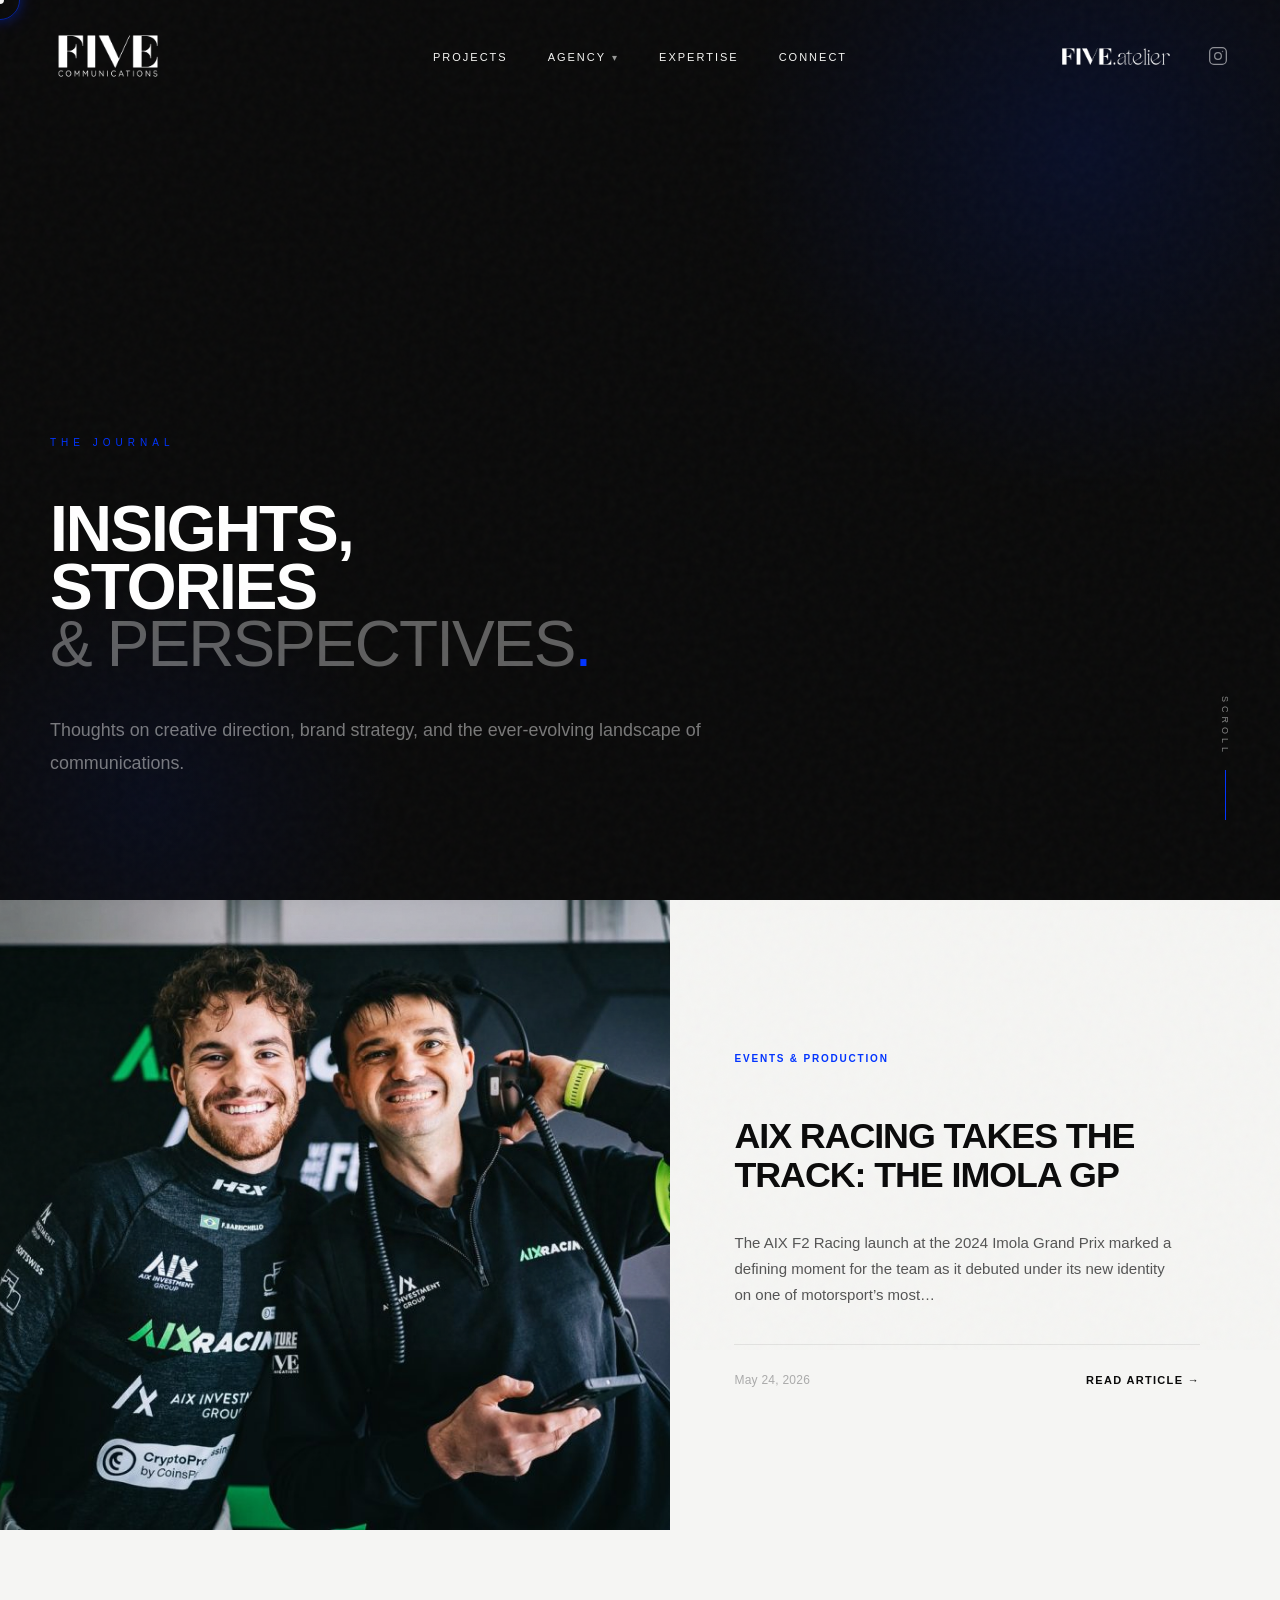
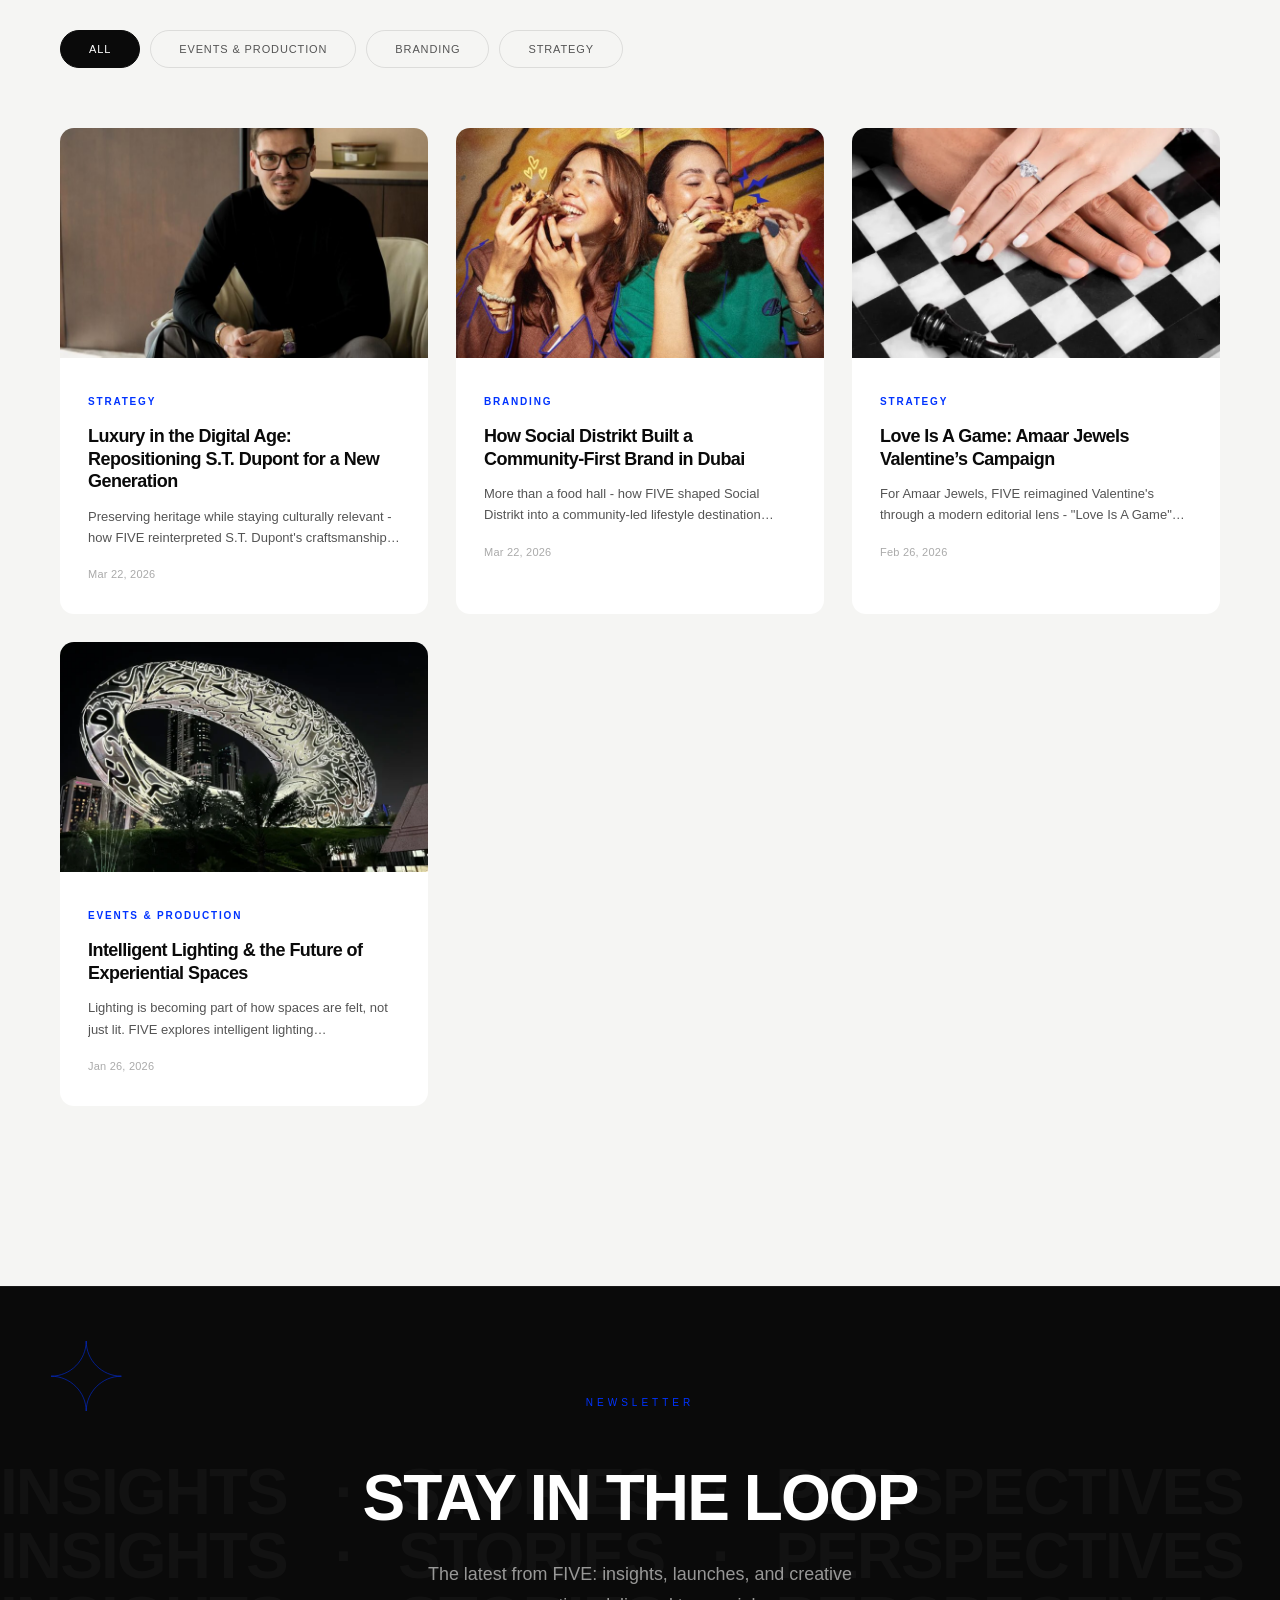
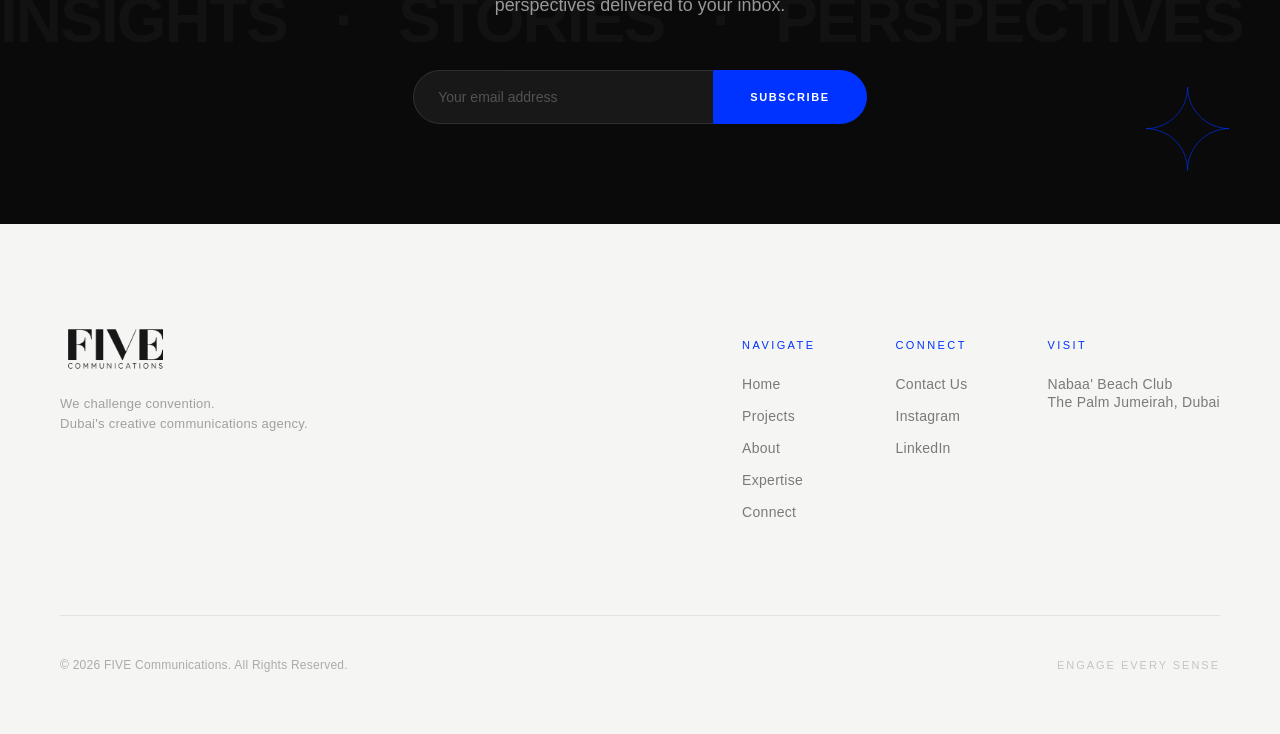
<file: blog/index.html>
<!DOCTYPE html><html lang="en-US" prefix="og: https://ogp.me/ns#"><head>
    <meta charset="UTF-8">
    <meta name="viewport" content="width=device-width, initial-scale=1">
    <link rel="profile" href="https://gmpg.org/xfn/11">
    
<!-- Search Engine Optimization by Rank Math - https://rankmath.com/ -->
<title>Blog - FIVE Communications</title>
<meta name="description" content="Latest insights, news, and updates from Five Communications.">
<meta name="robots" content="index, follow, max-snippet:-1, max-video-preview:-1, max-image-preview:large">
<link rel="canonical" href="https://commfive.com/blog/">
<meta property="og:locale" content="en_US">
<meta property="og:type" content="article">
<meta property="og:title" content="Blog - FIVE Communications">
<meta property="og:description" content="Latest insights, news, and updates from Five Communications.">
<meta property="og:url" content="https://commfive.com/blog/">
<meta property="og:site_name" content="FIVE Communications">
<meta property="og:updated_time" content="2026-03-24T07:44:49+00:00">
<meta property="article:published_time" content="2026-03-17T14:32:57+00:00">
<meta property="article:modified_time" content="2026-03-24T07:44:49+00:00">
<meta name="twitter:card" content="summary_large_image">
<meta name="twitter:title" content="Blog - FIVE Communications">
<meta name="twitter:description" content="Latest insights, news, and updates from Five Communications.">
<meta name="twitter:label1" content="Time to read">
<meta name="twitter:data1" content="Less than a minute">
<script type="application/ld+json" class="rank-math-schema">{"@context":"https://schema.org","@graph":[{"@type":"Organization","@id":"https://commfive.com/#organization","name":"My Blog","url":"https://commfive.com"},{"@type":"WebSite","@id":"https://commfive.com/#website","url":"https://commfive.com","name":"FIVE Communications","alternateName":"FIVE","publisher":{"@id":"https://commfive.com/#organization"},"inLanguage":"en-US"},{"@type":"WebPage","@id":"https://commfive.com/blog/#webpage","url":"https://commfive.com/blog/","name":"Blog - FIVE Communications","datePublished":"2026-03-17T14:32:57+00:00","dateModified":"2026-03-24T07:44:49+00:00","isPartOf":{"@id":"https://commfive.com/#website"},"inLanguage":"en-US"},{"@type":"Person","@id":"https://commfive.com/author/admin/","name":"admin","url":"https://commfive.com/author/admin/","image":{"@type":"ImageObject","@id":"https://secure.gravatar.com/avatar/a1371534340c43bba4c39fcc12b18343821b518d2e1f61e1f0f45c90059c5304?s=96&amp;d=mm&amp;r=g","url":"https://secure.gravatar.com/avatar/a1371534340c43bba4c39fcc12b18343821b518d2e1f61e1f0f45c90059c5304?s=96&amp;d=mm&amp;r=g","caption":"admin","inLanguage":"en-US"},"sameAs":["https://commfive.com"],"worksFor":{"@id":"https://commfive.com/#organization"}},{"@type":"Article","headline":"Blog - FIVE Communications","datePublished":"2026-03-17T14:32:57+00:00","dateModified":"2026-03-24T07:44:49+00:00","author":{"@id":"https://commfive.com/author/admin/","name":"admin"},"publisher":{"@id":"https://commfive.com/#organization"},"description":"Latest insights, news, and updates from Five Communications.","name":"Blog - FIVE Communications","@id":"https://commfive.com/blog/#richSnippet","isPartOf":{"@id":"https://commfive.com/blog/#webpage"},"inLanguage":"en-US","mainEntityOfPage":{"@id":"https://commfive.com/blog/#webpage"}}]}</script>
<!-- /Rank Math WordPress SEO plugin -->

<link rel="dns-prefetch" href="//cdnjs.cloudflare.com">
<link rel="dns-prefetch" href="//cdn.jsdelivr.net">
<link rel="dns-prefetch" href="//unpkg.com">
<link rel="alternate" title="oEmbed (JSON)" type="application/json+oembed" href="https://commfive.com/wp-json/oembed/1.0/embed?url=https%3A%2F%2Fcommfive.com%2Fblog%2F">
<link rel="alternate" title="oEmbed (XML)" type="text/xml+oembed" href="https://commfive.com/wp-json/oembed/1.0/embed?url=https%3A%2F%2Fcommfive.com%2Fblog%2F&amp;format=xml">
<style id="wp-img-auto-sizes-contain-inline-css">
img:is([sizes=auto i],[sizes^="auto," i]){contain-intrinsic-size:3000px 1500px}
/*# sourceURL=wp-img-auto-sizes-contain-inline-css */
</style>
<link rel="stylesheet" id="five-theme-css" href="../wp-content/themes/five/style_ver%3D1788542738.css" media="all">
<style id="wp-emoji-styles-inline-css">

	img.wp-smiley, img.emoji {
		display: inline !important;
		border: none !important;
		box-shadow: none !important;
		height: 1em !important;
		width: 1em !important;
		margin: 0 0.07em !important;
		vertical-align: -0.1em !important;
		background: none !important;
		padding: 0 !important;
	}
/*# sourceURL=wp-emoji-styles-inline-css */
</style>
<style id="wp-block-library-inline-css">
:root{--wp-block-synced-color:#7a00df;--wp-block-synced-color--rgb:122,0,223;--wp-bound-block-color:var(--wp-block-synced-color);--wp-editor-canvas-background:#ddd;--wp-admin-theme-color:#007cba;--wp-admin-theme-color--rgb:0,124,186;--wp-admin-theme-color-darker-10:#006ba1;--wp-admin-theme-color-darker-10--rgb:0,107,160.5;--wp-admin-theme-color-darker-20:#005a87;--wp-admin-theme-color-darker-20--rgb:0,90,135;--wp-admin-border-width-focus:2px}@media (min-resolution:192dpi){:root{--wp-admin-border-width-focus:1.5px}}.wp-element-button{cursor:pointer}:root .has-very-light-gray-background-color{background-color:#eee}:root .has-very-dark-gray-background-color{background-color:#313131}:root .has-very-light-gray-color{color:#eee}:root .has-very-dark-gray-color{color:#313131}:root .has-vivid-green-cyan-to-vivid-cyan-blue-gradient-background{background:linear-gradient(135deg,#00d084,#0693e3)}:root .has-purple-crush-gradient-background{background:linear-gradient(135deg,#34e2e4,#4721fb 50%,#ab1dfe)}:root .has-hazy-dawn-gradient-background{background:linear-gradient(135deg,#faaca8,#dad0ec)}:root .has-subdued-olive-gradient-background{background:linear-gradient(135deg,#fafae1,#67a671)}:root .has-atomic-cream-gradient-background{background:linear-gradient(135deg,#fdd79a,#004a59)}:root .has-nightshade-gradient-background{background:linear-gradient(135deg,#330968,#31cdcf)}:root .has-midnight-gradient-background{background:linear-gradient(135deg,#020381,#2874fc)}:root{--wp--preset--font-size--normal:16px;--wp--preset--font-size--huge:42px}.has-regular-font-size{font-size:1em}.has-larger-font-size{font-size:2.625em}.has-normal-font-size{font-size:var(--wp--preset--font-size--normal)}.has-huge-font-size{font-size:var(--wp--preset--font-size--huge)}:root .has-text-align-center{text-align:center}:root .has-text-align-left{text-align:left}:root .has-text-align-right{text-align:right}.has-fit-text{white-space:nowrap!important}#end-resizable-editor-section{display:none}.aligncenter{clear:both}.items-justified-left{justify-content:flex-start}.items-justified-center{justify-content:center}.items-justified-right{justify-content:flex-end}.items-justified-space-between{justify-content:space-between}.screen-reader-text{word-wrap:normal!important;border:0;clip-path:inset(50%);height:1px;margin:-1px;overflow:hidden;padding:0;position:absolute;width:1px;word-break:normal!important}.screen-reader-text:focus{background-color:#ddd;clip-path:none;color:#444;display:block;font-size:1em;height:auto;left:5px;line-height:normal;padding:15px 23px 14px;text-decoration:none;top:5px;width:auto;z-index:100000}html :where(.has-border-color){border-style:solid}html :where([style^=border-color],[style*=";border-color"],[style*="; border-color"]){border-style:solid}html :where([style^=border-top-color],[style*=";border-top-color"],[style*="; border-top-color"]){border-top-style:solid}html :where([style^=border-right-color],[style*=";border-right-color"],[style*="; border-right-color"]){border-right-style:solid}html :where([style^=border-bottom-color],[style*=";border-bottom-color"],[style*="; border-bottom-color"]){border-bottom-style:solid}html :where([style^=border-left-color],[style*=";border-left-color"],[style*="; border-left-color"]){border-left-style:solid}html :where([style^=border-width],[style*=";border-width"],[style*="; border-width"]){border-style:solid}html :where([style^=border-top-width],[style*=";border-top-width"],[style*="; border-top-width"]){border-top-style:solid}html :where([style^=border-right-width],[style*=";border-right-width"],[style*="; border-right-width"]){border-right-style:solid}html :where([style^=border-bottom-width],[style*=";border-bottom-width"],[style*="; border-bottom-width"]){border-bottom-style:solid}html :where([style^=border-left-width],[style*=";border-left-width"],[style*="; border-left-width"]){border-left-style:solid}html :where(img[class*=wp-image-]){height:auto;max-width:100%}:where(figure){margin:0 0 1em}html :where(.is-position-sticky){--wp-admin--admin-bar--position-offset:var(--wp-admin--admin-bar--height,0px)}@media screen and (max-width:600px){html :where(.is-position-sticky){--wp-admin--admin-bar--position-offset:0px}}

/*# sourceURL=/wp-includes/css/dist/block-library/common.min.css */
</style>
<style id="wp-block-paragraph-inline-css">
.is-small-text{font-size:.875em}.is-regular-text{font-size:1em}.is-large-text{font-size:2.25em}.is-larger-text{font-size:3em}.has-drop-cap:not(:focus):first-letter{float:left;font-size:8.4em;font-style:normal;font-weight:100;line-height:.68;margin:.05em .1em 0 0;text-transform:uppercase}body.rtl .has-drop-cap:not(:focus):first-letter{float:none;margin-left:.1em}p.has-drop-cap.has-background{overflow:hidden}:root :where(p.has-background){padding:1.25em 2.375em}:where(p.has-text-color:not(.has-link-color)) a{color:inherit}p.has-text-align-left[style*="writing-mode:vertical-lr"],p.has-text-align-right[style*="writing-mode:vertical-rl"]{rotate:180deg}
/*# sourceURL=https://commfive.com/wp-includes/blocks/paragraph/style.min.css */
</style>

<style id="classic-theme-styles-inline-css">
/*! This file is auto-generated */
.wp-block-button__link{color:#fff;background-color:#32373c;border-radius:9999px;box-shadow:none;text-decoration:none;padding:calc(.667em + 2px) calc(1.333em + 2px);font-size:1.125em}.wp-block-file__button{background:#32373c;color:#fff;text-decoration:none}
/*# sourceURL=/wp-includes/css/classic-themes.min.css */
</style>

<style id="global-styles-inline-css">
:root{--wp--preset--aspect-ratio--square: 1;--wp--preset--aspect-ratio--4-3: 4/3;--wp--preset--aspect-ratio--3-4: 3/4;--wp--preset--aspect-ratio--3-2: 3/2;--wp--preset--aspect-ratio--2-3: 2/3;--wp--preset--aspect-ratio--16-9: 16/9;--wp--preset--aspect-ratio--9-16: 9/16;--wp--preset--color--black: #000000;--wp--preset--color--cyan-bluish-gray: #abb8c3;--wp--preset--color--white: #ffffff;--wp--preset--color--pale-pink: #f78da7;--wp--preset--color--vivid-red: #cf2e2e;--wp--preset--color--luminous-vivid-orange: #ff6900;--wp--preset--color--luminous-vivid-amber: #fcb900;--wp--preset--color--light-green-cyan: #7bdcb5;--wp--preset--color--vivid-green-cyan: #00d084;--wp--preset--color--pale-cyan-blue: #8ed1fc;--wp--preset--color--vivid-cyan-blue: #0693e3;--wp--preset--color--vivid-purple: #9b51e0;--wp--preset--gradient--vivid-cyan-blue-to-vivid-purple: linear-gradient(135deg,rgb(6,147,227) 0%,rgb(155,81,224) 100%);--wp--preset--gradient--light-green-cyan-to-vivid-green-cyan: linear-gradient(135deg,rgb(122,220,180) 0%,rgb(0,208,130) 100%);--wp--preset--gradient--luminous-vivid-amber-to-luminous-vivid-orange: linear-gradient(135deg,rgb(252,185,0) 0%,rgb(255,105,0) 100%);--wp--preset--gradient--luminous-vivid-orange-to-vivid-red: linear-gradient(135deg,rgb(255,105,0) 0%,rgb(207,46,46) 100%);--wp--preset--gradient--very-light-gray-to-cyan-bluish-gray: linear-gradient(135deg,rgb(238,238,238) 0%,rgb(169,184,195) 100%);--wp--preset--gradient--cool-to-warm-spectrum: linear-gradient(135deg,rgb(74,234,220) 0%,rgb(151,120,209) 20%,rgb(207,42,186) 40%,rgb(238,44,130) 60%,rgb(251,105,98) 80%,rgb(254,248,76) 100%);--wp--preset--gradient--blush-light-purple: linear-gradient(135deg,rgb(255,206,236) 0%,rgb(152,150,240) 100%);--wp--preset--gradient--blush-bordeaux: linear-gradient(135deg,rgb(254,205,165) 0%,rgb(254,45,45) 50%,rgb(107,0,62) 100%);--wp--preset--gradient--luminous-dusk: linear-gradient(135deg,rgb(255,203,112) 0%,rgb(199,81,192) 50%,rgb(65,88,208) 100%);--wp--preset--gradient--pale-ocean: linear-gradient(135deg,rgb(255,245,203) 0%,rgb(182,227,212) 50%,rgb(51,167,181) 100%);--wp--preset--gradient--electric-grass: linear-gradient(135deg,rgb(202,248,128) 0%,rgb(113,206,126) 100%);--wp--preset--gradient--midnight: linear-gradient(135deg,rgb(2,3,129) 0%,rgb(40,116,252) 100%);--wp--preset--font-size--small: 13px;--wp--preset--font-size--medium: 20px;--wp--preset--font-size--large: 36px;--wp--preset--font-size--x-large: 42px;--wp--preset--spacing--20: 0.44rem;--wp--preset--spacing--30: 0.67rem;--wp--preset--spacing--40: 1rem;--wp--preset--spacing--50: 1.5rem;--wp--preset--spacing--60: 2.25rem;--wp--preset--spacing--70: 3.38rem;--wp--preset--spacing--80: 5.06rem;--wp--preset--shadow--natural: 6px 6px 9px rgba(0, 0, 0, 0.2);--wp--preset--shadow--deep: 12px 12px 50px rgba(0, 0, 0, 0.4);--wp--preset--shadow--sharp: 6px 6px 0px rgba(0, 0, 0, 0.2);--wp--preset--shadow--outlined: 6px 6px 0px -3px rgb(255, 255, 255), 6px 6px rgb(0, 0, 0);--wp--preset--shadow--crisp: 6px 6px 0px rgb(0, 0, 0);}.wp-block-button{--wp--preset--dimension--25: 25%;--wp--preset--dimension--50: 50%;--wp--preset--dimension--75: 75%;--wp--preset--dimension--100: 100%;}:where(body) { margin: 0; }:where(.is-layout-flex){gap: 0.5em;}:where(.is-layout-grid){gap: 0.5em;}body .is-layout-flex{display: flex;}.is-layout-flex{flex-wrap: wrap;align-items: center;}.is-layout-flex > :is(*, div){margin: 0;}body .is-layout-grid{display: grid;}.is-layout-grid > :is(*, div){margin: 0;}body{padding-top: 0px;padding-right: 0px;padding-bottom: 0px;padding-left: 0px;}:root :where(.wp-element-button, .wp-block-button__link){background-color: #32373c;border-width: 0;color: #fff;font-family: inherit;font-size: inherit;font-style: inherit;font-weight: inherit;letter-spacing: inherit;line-height: inherit;padding-top: calc(0.667em + 2px);padding-right: calc(1.333em + 2px);padding-bottom: calc(0.667em + 2px);padding-left: calc(1.333em + 2px);text-decoration: none;text-transform: inherit;}.has-black-color{color: var(--wp--preset--color--black) !important;}.has-cyan-bluish-gray-color{color: var(--wp--preset--color--cyan-bluish-gray) !important;}.has-white-color{color: var(--wp--preset--color--white) !important;}.has-pale-pink-color{color: var(--wp--preset--color--pale-pink) !important;}.has-vivid-red-color{color: var(--wp--preset--color--vivid-red) !important;}.has-luminous-vivid-orange-color{color: var(--wp--preset--color--luminous-vivid-orange) !important;}.has-luminous-vivid-amber-color{color: var(--wp--preset--color--luminous-vivid-amber) !important;}.has-light-green-cyan-color{color: var(--wp--preset--color--light-green-cyan) !important;}.has-vivid-green-cyan-color{color: var(--wp--preset--color--vivid-green-cyan) !important;}.has-pale-cyan-blue-color{color: var(--wp--preset--color--pale-cyan-blue) !important;}.has-vivid-cyan-blue-color{color: var(--wp--preset--color--vivid-cyan-blue) !important;}.has-vivid-purple-color{color: var(--wp--preset--color--vivid-purple) !important;}.has-black-background-color{background-color: var(--wp--preset--color--black) !important;}.has-cyan-bluish-gray-background-color{background-color: var(--wp--preset--color--cyan-bluish-gray) !important;}.has-white-background-color{background-color: var(--wp--preset--color--white) !important;}.has-pale-pink-background-color{background-color: var(--wp--preset--color--pale-pink) !important;}.has-vivid-red-background-color{background-color: var(--wp--preset--color--vivid-red) !important;}.has-luminous-vivid-orange-background-color{background-color: var(--wp--preset--color--luminous-vivid-orange) !important;}.has-luminous-vivid-amber-background-color{background-color: var(--wp--preset--color--luminous-vivid-amber) !important;}.has-light-green-cyan-background-color{background-color: var(--wp--preset--color--light-green-cyan) !important;}.has-vivid-green-cyan-background-color{background-color: var(--wp--preset--color--vivid-green-cyan) !important;}.has-pale-cyan-blue-background-color{background-color: var(--wp--preset--color--pale-cyan-blue) !important;}.has-vivid-cyan-blue-background-color{background-color: var(--wp--preset--color--vivid-cyan-blue) !important;}.has-vivid-purple-background-color{background-color: var(--wp--preset--color--vivid-purple) !important;}.has-black-border-color{border-color: var(--wp--preset--color--black) !important;}.has-cyan-bluish-gray-border-color{border-color: var(--wp--preset--color--cyan-bluish-gray) !important;}.has-white-border-color{border-color: var(--wp--preset--color--white) !important;}.has-pale-pink-border-color{border-color: var(--wp--preset--color--pale-pink) !important;}.has-vivid-red-border-color{border-color: var(--wp--preset--color--vivid-red) !important;}.has-luminous-vivid-orange-border-color{border-color: var(--wp--preset--color--luminous-vivid-orange) !important;}.has-luminous-vivid-amber-border-color{border-color: var(--wp--preset--color--luminous-vivid-amber) !important;}.has-light-green-cyan-border-color{border-color: var(--wp--preset--color--light-green-cyan) !important;}.has-vivid-green-cyan-border-color{border-color: var(--wp--preset--color--vivid-green-cyan) !important;}.has-pale-cyan-blue-border-color{border-color: var(--wp--preset--color--pale-cyan-blue) !important;}.has-vivid-cyan-blue-border-color{border-color: var(--wp--preset--color--vivid-cyan-blue) !important;}.has-vivid-purple-border-color{border-color: var(--wp--preset--color--vivid-purple) !important;}.has-vivid-cyan-blue-to-vivid-purple-gradient-background{background: var(--wp--preset--gradient--vivid-cyan-blue-to-vivid-purple) !important;}.has-light-green-cyan-to-vivid-green-cyan-gradient-background{background: var(--wp--preset--gradient--light-green-cyan-to-vivid-green-cyan) !important;}.has-luminous-vivid-amber-to-luminous-vivid-orange-gradient-background{background: var(--wp--preset--gradient--luminous-vivid-amber-to-luminous-vivid-orange) !important;}.has-luminous-vivid-orange-to-vivid-red-gradient-background{background: var(--wp--preset--gradient--luminous-vivid-orange-to-vivid-red) !important;}.has-very-light-gray-to-cyan-bluish-gray-gradient-background{background: var(--wp--preset--gradient--very-light-gray-to-cyan-bluish-gray) !important;}.has-cool-to-warm-spectrum-gradient-background{background: var(--wp--preset--gradient--cool-to-warm-spectrum) !important;}.has-blush-light-purple-gradient-background{background: var(--wp--preset--gradient--blush-light-purple) !important;}.has-blush-bordeaux-gradient-background{background: var(--wp--preset--gradient--blush-bordeaux) !important;}.has-luminous-dusk-gradient-background{background: var(--wp--preset--gradient--luminous-dusk) !important;}.has-pale-ocean-gradient-background{background: var(--wp--preset--gradient--pale-ocean) !important;}.has-electric-grass-gradient-background{background: var(--wp--preset--gradient--electric-grass) !important;}.has-midnight-gradient-background{background: var(--wp--preset--gradient--midnight) !important;}.has-small-font-size{font-size: var(--wp--preset--font-size--small) !important;}.has-medium-font-size{font-size: var(--wp--preset--font-size--medium) !important;}.has-large-font-size{font-size: var(--wp--preset--font-size--large) !important;}.has-x-large-font-size{font-size: var(--wp--preset--font-size--x-large) !important;}
/*# sourceURL=global-styles-inline-css */
</style>

<script id="gsap-js" src="../cdnjs.cloudflare.com/ajax/libs/gsap/3.12.5/gsap.min_ver%3D3.12.5.js"></script>
<script id="gsap-scrolltrigger-js" src="../cdnjs.cloudflare.com/ajax/libs/gsap/3.12.5/ScrollTrigger.min_ver%3D3.12.5.js"></script>
<script id="gsap-splittext-js" src="../cdn.jsdelivr.net/npm/gsap%403.13.0/dist/SplitText.min_ver%3D3.13.0.js"></script>
<script id="gsap-scrambletext-js" src="../cdn.jsdelivr.net/npm/gsap%403.13.0/dist/ScrambleTextPlugin.min_ver%3D3.13.0.js"></script>
<script id="lenis-js" src="../unpkg.com/lenis%401.1.13/dist/lenis.min_ver%3D1.1.13.js"></script>
<link rel="https://api.w.org/" href="https://commfive.com/wp-json/"><link rel="alternate" title="JSON" type="application/json" href="https://commfive.com/wp-json/wp/v2/pages/19"><link rel="shortlink" href="https://commfive.com/?p=19">
<link rel="icon" href="../wp-content/uploads/2026/05/cropped-Five-Communications-Logo-32x32.jpg" sizes="32x32">
<link rel="icon" href="../wp-content/uploads/2026/05/cropped-Five-Communications-Logo-192x192.jpg" sizes="192x192">
<link rel="apple-touch-icon" href="../wp-content/uploads/2026/05/cropped-Five-Communications-Logo-180x180.jpg">
<meta name="msapplication-TileImage" content="https://commfive.com/wp-content/uploads/2026/05/cropped-Five-Communications-Logo-270x270.jpg">
</head>

<body class="wp-singular page-template page-template-template-blog page-template-template-blog-php page page-id-19 wp-theme-five">

<!-- Custom Cursor -->
<div class="cursor-dot" id="cursorDot"></div>
<div class="cursor-ring" id="cursorRing"></div>

<!-- Noise Overlay -->
<div class="noise"></div>

<!-- ========== FIXED NAVIGATION ========== -->
<header class="hero-nav nav-dark" id="heroNav">
    <div class="hero-nav-inner">
        <a href="../index.html" class="hero-nav-logo-link">
            <div class="hero-nav-logo-wrapper">
                <img src="../wp-content/themes/five/images/fivelogowhite.png" alt="FIVE Communications" class="hero-nav-logo-img">
            </div>
        </a>

        <button class="nav-burger" id="navBurger" aria-label="Open menu">
            <span class="burger-line"></span>
            <span class="burger-line"></span>
        </button>

        <ul class="hero-nav-menu">
            <li class="nav-item">
                <a href="../projects/index.html" class="hero-nav-link">PROJECTS</a>
            </li>
            <li class="nav-item has-dropdown">
                <a href="../about/index.html" class="hero-nav-link">AGENCY</a>
                <ul class="dropdown-menu">
                    <li><a href="../about/index.html" class="dropdown-link">About</a></li>
                    <li><a href="../journal/index.html" class="dropdown-link">Journal</a></li>
                </ul>
            </li>
            <li class="nav-item">
                <a href="../expertise/index.html" class="hero-nav-link">EXPERTISE</a>
            </li>
            <li class="nav-item">
                <a href="../connect/index.html" class="hero-nav-link">CONNECT</a>
            </li>
        </ul>

        <div class="hero-nav-right">
            <a href="../atelier/index.html" class="hero-nav-atelier-link" aria-label="FIVE Atelier — coming soon">
                <img src="../wp-content/themes/five/images/five-atelier-white.png" alt="FIVE Atelier" class="hero-nav-atelier-img">
            </a>
            <a href="https://www.instagram.com/five.communications/" target="_blank" rel="noopener" class="hero-nav-social-link" aria-label="FIVE on Instagram">
                <svg width="20" height="20" viewBox="0 0 24 24" fill="none" xmlns="http://www.w3.org/2000/svg" aria-hidden="true">
                    <rect x="2" y="2" width="20" height="20" rx="5" ry="5" stroke="currentColor" stroke-width="1.5" stroke-linecap="round" stroke-linejoin="round"></rect>
                    <circle cx="12" cy="12" r="4" stroke="currentColor" stroke-width="1.5"></circle>
                    <circle cx="17.5" cy="6.5" r="0.5" fill="currentColor" stroke="currentColor" stroke-width="0.5"></circle>
                </svg>
            </a>
        </div>
    </div>
</header>

<!-- Fullscreen Mobile Nav Overlay -->
<div class="mobile-nav-overlay" id="mobileNavOverlay">
    <nav class="mobile-nav-inner">
        <div class="mobile-nav-group">
            <a href="../index.html" class="mobile-nav-link">Home</a>
        </div>
        <div class="mobile-nav-group">
            <a href="../projects/index.html" class="mobile-nav-link">Projects</a>
        </div>
        <div class="mobile-nav-group">
            <a href="../about/index.html" class="mobile-nav-link">Agency</a>
            <div class="mobile-nav-sub">
                <a href="../about/index.html">About</a>
                <a href="../journal/index.html">Journal</a>
            </div>
        </div>
        <div class="mobile-nav-group">
            <a href="../expertise/index.html" class="mobile-nav-link">Expertise</a>
        </div>
        <div class="mobile-nav-group">
            <a href="../connect/index.html" class="mobile-nav-link">Connect</a>
        </div>
        <div class="mobile-nav-group">
            <a href="../atelier/index.html" class="mobile-nav-atelier-link" aria-label="FIVE Atelier — coming soon">
                <img src="../wp-content/themes/five/images/five-atelier-white.png" alt="FIVE Atelier" class="mobile-nav-atelier-img">
            </a>
        </div>
    </nav>
    <div class="mobile-nav-footer">
        <a href="https://www.instagram.com/five.communications/" target="_blank" rel="noopener" class="mobile-nav-social">Instagram</a>
        <a href="https://www.linkedin.com/company/five-communications/" target="_blank" rel="noopener" class="mobile-nav-social">LinkedIn</a>
    </div>
</div>

<div id="page" class="site">
<main id="main" class="site-main">


    <!-- ════════════════════════════════════════════════════
         BLOG HERO
         ════════════════════════════════════════════════════ -->
    <section class="blog-hero">
        <div class="blog-hero-inner">
            <div class="blog-hero-eyebrow" id="blogHeroEyebrow">
                <span class="blog-hero-eyebrow-line"></span>
                <span class="blog-hero-eyebrow-text">The Journal</span>
            </div>
            <h1 class="blog-hero-title" id="blogHeroTitle">
                <span class="line"><span>Insights,</span></span>
                <span class="line"><span>Stories</span></span>
                <span class="line"><span class="thin">&amp; Perspectives<span class="accent">.</span></span></span>
            </h1>
            <p class="blog-hero-subtitle" id="blogHeroSub"><span>Thoughts on creative direction, brand strategy, and the ever-evolving landscape of communications.</span></p>
        </div>
        <div class="hero-scroll">
            <span class="hero-scroll-text">Scroll</span>
            <div class="hero-scroll-line"><div class="hero-scroll-fill"></div></div>
        </div>
    </section>


    <!-- ════════════════════════════════════════════════════
         FEATURED POST
         ════════════════════════════════════════════════════ -->
        <section class="blog-featured-section" id="blogFeaturedSection">
        <a class="blog-featured-card" id="blogFeaturedCard" href="../2026/05/24/behind-the-scenes-aix-f2-racing-launch-at-imola-gp/index.html">
            <div class="blog-featured-img-wrap">
                                    <img src="../wp-content/uploads/2026/03/AIX-F2-Racing-1024x683.jpg" alt="AIX Racing Takes the Track: The Imola GP">
                            </div>
            <div class="blog-featured-content">
                <p class="blog-featured-cat">Events &amp; Production</p>
                <h2 class="blog-featured-title">AIX Racing Takes the Track: The Imola GP</h2>
                <p class="blog-featured-excerpt">The AIX F2 Racing launch at the 2024 Imola Grand Prix marked a defining moment for the team as it debuted under its new identity on one of motorsport’s most…</p>
                <div class="blog-featured-meta">
                    <span class="blog-featured-date">May 24, 2026</span>
                    <span class="blog-featured-read">Read article <span class="arrow">→</span></span>
                </div>
            </div>
        </a>
    </section>
    

    <!-- ════════════════════════════════════════════════════
         CATEGORY FILTERS + POST GRID
         ════════════════════════════════════════════════════ -->
    <section class="blog-listing" id="blogListing">

        <!-- Category Filter Bar -->
        <div class="blog-filter-bar" id="blogFilterBar">
            <button class="blog-filter-btn active" data-cat="all">All</button>
                            <button class="blog-filter-btn" data-cat="events-production">Events &amp; Production</button>
                            <button class="blog-filter-btn" data-cat="branding">Branding</button>
                            <button class="blog-filter-btn" data-cat="strategy">Strategy</button>
                    </div>

        <!-- Post Grid -->
        <div class="blog-grid" id="blogGrid">
                            <a class="blog-card" href="../2026/03/22/luxury-in-the-digital-age-repositioning-s-t-dupont-for-a-new-generation/index.html" data-cat="strategy" id="blogCard1">
                    <div class="blog-card-img">
                                                    <img src="../wp-content/uploads/2026/03/ST-Dupont-e1779729976640-768x654.jpg" alt="Luxury in the Digital Age: Repositioning S.T. Dupont for a New Generation" loading="lazy">
                                            </div>
                    <div class="blog-card-body">
                        <p class="blog-card-cat">Strategy</p>
                        <h3 class="blog-card-title">Luxury in the Digital Age: Repositioning S.T. Dupont for a New Generation</h3>
                        <p class="blog-card-excerpt">Preserving heritage while staying culturally relevant - how FIVE reinterpreted S.T. Dupont's craftsmanship and design language…</p>
                        <span class="blog-card-date">Mar 22, 2026</span>
                    </div>
                </a>
                            <a class="blog-card" href="../2026/03/22/how-social-distrikt-built-a-community-first-brand-in-dubai/index.html" data-cat="branding" id="blogCard2">
                    <div class="blog-card-img">
                                                    <img src="../wp-content/uploads/2026/03/Social-Distrikt-768x960.jpg" alt="How Social Distrikt Built a Community-First Brand in Dubai" loading="lazy">
                                            </div>
                    <div class="blog-card-body">
                        <p class="blog-card-cat">Branding</p>
                        <h3 class="blog-card-title">How Social Distrikt Built a Community-First Brand in Dubai</h3>
                        <p class="blog-card-excerpt">More than a food hall - how FIVE shaped Social Distrikt into a community-led lifestyle destination…</p>
                        <span class="blog-card-date">Mar 22, 2026</span>
                    </div>
                </a>
                            <a class="blog-card" href="../2026/02/26/love-is-a-game-amaar-jewels-valentines-campaign/index.html" data-cat="strategy" id="blogCard3">
                    <div class="blog-card-img">
                                                    <img src="../wp-content/uploads/2026/05/amaar-love-is-a-game-768x1153.webp" alt="Love Is A Game: Amaar Jewels Valentine’s Campaign" loading="lazy">
                                            </div>
                    <div class="blog-card-body">
                        <p class="blog-card-cat">Strategy</p>
                        <h3 class="blog-card-title">Love Is A Game: Amaar Jewels Valentine’s Campaign</h3>
                        <p class="blog-card-excerpt">For Amaar Jewels, FIVE reimagined Valentine's through a modern editorial lens - "Love Is A Game"…</p>
                        <span class="blog-card-date">Feb 26, 2026</span>
                    </div>
                </a>
                            <a class="blog-card" href="../2026/01/26/intelligent-lighting-the-future-of-experiential-spaces/index.html" data-cat="events-production" id="blogCard4">
                    <div class="blog-card-img">
                                                    <img src="../wp-content/uploads/2026/05/museum-of-the-future-lighting-768x576.webp" alt="Intelligent Lighting &amp; the Future of Experiential Spaces" loading="lazy">
                                            </div>
                    <div class="blog-card-body">
                        <p class="blog-card-cat">Events &amp; Production</p>
                        <h3 class="blog-card-title">Intelligent Lighting &amp; the Future of Experiential Spaces</h3>
                        <p class="blog-card-excerpt">Lighting is becoming part of how spaces are felt, not just lit. FIVE explores intelligent lighting…</p>
                        <span class="blog-card-date">Jan 26, 2026</span>
                    </div>
                </a>
                    </div><!-- /.blog-grid -->

        <!-- Pagination -->
        <div class="blog-pagination">
                    </div>

        
    </section>


    <!-- ════════════════════════════════════════════════════
         NEWSLETTER CTA
         ════════════════════════════════════════════════════ -->
    <section class="blog-newsletter" id="blogNewsletter">

        <!-- Scrolling marquee background (matches site CTA banners) -->
        <div class="blog-nl-marquee" aria-hidden="true">
            <div class="blog-nl-marquee-row nl-marquee-rtl"><span>INSIGHTS&nbsp;&nbsp;&nbsp;·&nbsp;&nbsp;&nbsp;STORIES&nbsp;&nbsp;&nbsp;·&nbsp;&nbsp;&nbsp;PERSPECTIVES&nbsp;&nbsp;&nbsp;·&nbsp;&nbsp;&nbsp;INSIGHTS&nbsp;&nbsp;&nbsp;·&nbsp;&nbsp;&nbsp;STORIES&nbsp;&nbsp;&nbsp;·&nbsp;&nbsp;&nbsp;PERSPECTIVES&nbsp;&nbsp;&nbsp;·&nbsp;&nbsp;&nbsp;</span><span>INSIGHTS&nbsp;&nbsp;&nbsp;·&nbsp;&nbsp;&nbsp;STORIES&nbsp;&nbsp;&nbsp;·&nbsp;&nbsp;&nbsp;PERSPECTIVES&nbsp;&nbsp;&nbsp;·&nbsp;&nbsp;&nbsp;INSIGHTS&nbsp;&nbsp;&nbsp;·&nbsp;&nbsp;&nbsp;STORIES&nbsp;&nbsp;&nbsp;·&nbsp;&nbsp;&nbsp;PERSPECTIVES&nbsp;&nbsp;&nbsp;·&nbsp;&nbsp;&nbsp;</span></div>
            <div class="blog-nl-marquee-row nl-marquee-ltr"><span>INSIGHTS&nbsp;&nbsp;&nbsp;·&nbsp;&nbsp;&nbsp;STORIES&nbsp;&nbsp;&nbsp;·&nbsp;&nbsp;&nbsp;PERSPECTIVES&nbsp;&nbsp;&nbsp;·&nbsp;&nbsp;&nbsp;INSIGHTS&nbsp;&nbsp;&nbsp;·&nbsp;&nbsp;&nbsp;STORIES&nbsp;&nbsp;&nbsp;·&nbsp;&nbsp;&nbsp;PERSPECTIVES&nbsp;&nbsp;&nbsp;·&nbsp;&nbsp;&nbsp;</span><span>INSIGHTS&nbsp;&nbsp;&nbsp;·&nbsp;&nbsp;&nbsp;STORIES&nbsp;&nbsp;&nbsp;·&nbsp;&nbsp;&nbsp;PERSPECTIVES&nbsp;&nbsp;&nbsp;·&nbsp;&nbsp;&nbsp;INSIGHTS&nbsp;&nbsp;&nbsp;·&nbsp;&nbsp;&nbsp;STORIES&nbsp;&nbsp;&nbsp;·&nbsp;&nbsp;&nbsp;PERSPECTIVES&nbsp;&nbsp;&nbsp;·&nbsp;&nbsp;&nbsp;</span></div>
            <div class="blog-nl-marquee-row nl-marquee-rtl"><span>INSIGHTS&nbsp;&nbsp;&nbsp;·&nbsp;&nbsp;&nbsp;STORIES&nbsp;&nbsp;&nbsp;·&nbsp;&nbsp;&nbsp;PERSPECTIVES&nbsp;&nbsp;&nbsp;·&nbsp;&nbsp;&nbsp;INSIGHTS&nbsp;&nbsp;&nbsp;·&nbsp;&nbsp;&nbsp;STORIES&nbsp;&nbsp;&nbsp;·&nbsp;&nbsp;&nbsp;PERSPECTIVES&nbsp;&nbsp;&nbsp;·&nbsp;&nbsp;&nbsp;</span><span>INSIGHTS&nbsp;&nbsp;&nbsp;·&nbsp;&nbsp;&nbsp;STORIES&nbsp;&nbsp;&nbsp;·&nbsp;&nbsp;&nbsp;PERSPECTIVES&nbsp;&nbsp;&nbsp;·&nbsp;&nbsp;&nbsp;INSIGHTS&nbsp;&nbsp;&nbsp;·&nbsp;&nbsp;&nbsp;STORIES&nbsp;&nbsp;&nbsp;·&nbsp;&nbsp;&nbsp;PERSPECTIVES&nbsp;&nbsp;&nbsp;·&nbsp;&nbsp;&nbsp;</span></div>
        </div>

        <!-- Four-pointed star accents -->
        <div class="blog-nl-star nl-star-tl">
            <svg viewBox="0 0 200 200" fill="none" xmlns="http://www.w3.org/2000/svg">
                <path d="M100 0 C100 55, 55 100, 0 100 C55 100, 100 145, 100 200 C100 145, 145 100, 200 100 C145 100, 100 55, 100 0Z" stroke="#0033ff" stroke-width="1.5"></path>
            </svg>
        </div>
        <div class="blog-nl-star nl-star-br">
            <svg viewBox="0 0 200 200" fill="none" xmlns="http://www.w3.org/2000/svg">
                <path d="M100 0 C100 55, 55 100, 0 100 C55 100, 100 145, 100 200 C100 145, 145 100, 200 100 C145 100, 100 55, 100 0Z" stroke="#0033ff" stroke-width="1.5"></path>
            </svg>
        </div>

        <div class="blog-newsletter-inner">
            <p class="blog-newsletter-label">Newsletter</p>
            <h2 class="blog-newsletter-title" id="nlTitle">Stay in the loop</h2>
            <p class="blog-newsletter-sub">The latest from FIVE: insights, launches, and creative perspectives delivered to your inbox.</p>
            <form class="blog-newsletter-form" id="nlForm" action="#" method="post">
                <input type="email" name="email" placeholder="Your email address" required="" class="blog-newsletter-input">
                <button type="submit" class="blog-newsletter-btn">Subscribe</button>
            </form>
        </div>
    </section>


    <!-- ════════════════════════════════════════════════════
         GSAP ANIMATIONS
         ════════════════════════════════════════════════════ -->
    <script>
    document.addEventListener('DOMContentLoaded', function() {
        if (typeof gsap === 'undefined' || typeof ScrollTrigger === 'undefined') return;
        gsap.registerPlugin(ScrollTrigger);

        /* ── Hero entrance — matches the Projects hero exactly (load-in, line by line) ── */
        gsap.from('.blog-hero-eyebrow .blog-hero-eyebrow-text', { yPercent: 110, opacity: 0, duration: 0.7, ease: 'power3.out', delay: 0.1 });
        gsap.from('.blog-hero-title .line > span', { yPercent: 110, opacity: 0, duration: 0.9, ease: 'power3.out', stagger: 0.12, delay: 0.2 });
        gsap.from('.blog-hero-subtitle > span', { yPercent: 30, opacity: 0, duration: 0.8, ease: 'power3.out', delay: 0.55 });

        /* ── Featured card ── */
        var featured = document.getElementById('blogFeaturedCard');
        if (featured) {
            gsap.set('#blogFeaturedCard', { opacity: 0, y: 40 });
            ScrollTrigger.create({
                trigger: '#blogFeaturedSection',
                start: 'top 85%',
                onEnter: function() {
                    gsap.to('#blogFeaturedCard', { opacity: 1, y: 0, duration: 1, ease: 'power3.out' });
                }
            });
        }

        /* ── Filter bar ── */
        gsap.set('#blogFilterBar', { opacity: 0, y: 16 });
        ScrollTrigger.create({
            trigger: '#blogListing',
            start: 'top 85%',
            onEnter: function() {
                gsap.to('#blogFilterBar', { opacity: 1, y: 0, duration: 0.6, ease: 'power3.out' });
            }
        });

        /* ── Blog cards stagger ── */
        var cards = document.querySelectorAll('.blog-card');
        cards.forEach(function(card, i) {
            gsap.set(card, { opacity: 0, y: 30 });
            ScrollTrigger.create({
                trigger: card,
                start: 'top 90%',
                onEnter: function() {
                    gsap.to(card, { opacity: 1, y: 0, duration: 0.7, ease: 'power3.out', delay: (i % 3) * 0.1 });
                }
            });
        });

        /* ── Newsletter ── */
        gsap.set('#blogNewsletter', { opacity: 0, y: 30 });
        ScrollTrigger.create({
            trigger: '#blogNewsletter',
            start: 'top 85%',
            onEnter: function() {
                gsap.to('#blogNewsletter', { opacity: 1, y: 0, duration: 0.8, ease: 'power3.out' });
            }
        });

        /* ── Nav scroll behaviour: white over dark hero, dark over light content ── */
        (function() {
            var nav = document.getElementById('heroNav');
            if (!nav) return;
            var hero = document.querySelector('.blog-hero');
            var lastY = 0;
            var hidden = false;
            var darkMode = false;

            function updateDark(y) {
                var heroBottom = hero ? hero.offsetHeight : 600;
                var shouldDark = y > (heroBottom - 90);
                if (shouldDark && !darkMode) { nav.classList.add('nav-dark'); darkMode = true; }
                else if (!shouldDark && darkMode) { nav.classList.remove('nav-dark'); darkMode = false; }
            }

            ScrollTrigger.create({
                trigger: document.body,
                start: 'top top',
                end: 'bottom bottom',
                onUpdate: function() {
                    var y = window.pageYOffset || document.documentElement.scrollTop;
                    var delta = y - lastY;
                    if (y < 100) {
                        if (hidden) { nav.classList.remove('nav-hidden'); hidden = false; }
                        updateDark(y);
                        lastY = y;
                        return;
                    }
                    if (delta > 5 && !hidden) { nav.classList.add('nav-hidden'); hidden = true; }
                    else if (delta < -5 && hidden) { nav.classList.remove('nav-hidden'); hidden = false; }
                    updateDark(y);
                    lastY = y;
                }
            });
            updateDark(window.pageYOffset || 0);
        })();
    });
    </script>


    <!-- ════════════════════════════════════════════════════
         CATEGORY FILTER (client-side)
         ════════════════════════════════════════════════════ -->
    <script>
    (function() {
        var btns = document.querySelectorAll('.blog-filter-btn');
        var cards = document.querySelectorAll('.blog-card');
        if (!btns.length || !cards.length) return;

        btns.forEach(function(btn) {
            btn.addEventListener('click', function() {
                btns.forEach(function(b) { b.classList.remove('active'); });
                btn.classList.add('active');
                var cat = btn.getAttribute('data-cat');

                cards.forEach(function(card) {
                    if (cat === 'all' || card.getAttribute('data-cat') === cat) {
                        card.style.display = '';
                        if (typeof gsap !== 'undefined') {
                            gsap.fromTo(card, { opacity: 0, y: 20 }, { opacity: 1, y: 0, duration: 0.5, ease: 'power3.out' });
                        }
                    } else {
                        card.style.display = 'none';
                    }
                });
            });
        });
    })();
    </script>



</main><!-- #main -->
</div><!-- #page -->

<!-- ========== SITE FOOTER ========== -->
<footer class="site-footer">
    <div class="footer-inner">
        <div class="footer-top">
            <div class="footer-brand">
                <a href="../index.html" class="footer-logo-link">
                    <img src="../wp-content/themes/five/images/fivelogowhite.png" alt="FIVE Communications" class="footer-logo-img">
                </a>
                <p class="footer-brand-line">We challenge convention.<br>Dubai's creative communications agency.</p>
            </div>
            <nav class="footer-nav">
                <div class="footer-col">
                    <h4 class="footer-col-title">Navigate</h4>
                    <ul>
                        <li><a href="../index.html">Home</a></li>
                        <li><a href="../projects/index.html">Projects</a></li>
                        <li><a href="../about/index.html">About</a></li>
                        <li><a href="../expertise/index.html">Expertise</a></li>
                        <li><a href="../connect/index.html">Connect</a></li>
                    </ul>
                </div>
                <div class="footer-col">
                    <h4 class="footer-col-title">Connect</h4>
                    <ul>
                        <li><a href="../connect/index.html">Contact Us</a></li>
                        <li><a href="https://www.instagram.com/five.communications/" target="_blank" rel="noopener">Instagram</a></li>
                        <li><a href="https://www.linkedin.com/company/five-communications/" target="_blank" rel="noopener">LinkedIn</a></li>
                    </ul>
                </div>
                <div class="footer-col">
                    <h4 class="footer-col-title">Visit</h4>
                    <ul>
                        <li><a href="https://www.google.com/maps/search/?api=1&amp;query=Nabaa%27+Beach+Club%2C+The+Palm+Jumeirah%2C+Dubai" target="_blank" rel="noopener">Nabaa' Beach Club<br>The Palm Jumeirah, Dubai</a></li>
                    </ul>
                </div>
            </nav>
        </div>

        <div class="footer-rule"></div>

        <div class="footer-bottom">
            <p class="footer-copyright">
                © 2026 FIVE Communications. All Rights Reserved.
            </p>
            <p class="footer-tagline">Engage Every Sense</p>
        </div>
    </div>
</footer>

<!-- ════════════════════════════════════════════════════
     SHARED SCRIPTS — Lenis, Cursor, Nav, Mobile Menu
     ════════════════════════════════════════════════════ -->
<script>
(function() {
    'use strict';

    /* ══════════════════════════════════════
       LENIS SMOOTH SCROLL
       ══════════════════════════════════════ */
    if (typeof Lenis !== 'undefined') {
        var lenis = new Lenis({
            duration: 1.2,
            easing: function(t) { return Math.min(1, 1.001 - Math.pow(2, -10 * t)); },
            smooth: true,
            smoothTouch: false
        });
        window.__lenis = lenis;

        if (typeof gsap !== 'undefined') {
            gsap.ticker.add(function(time) { lenis.raf(time * 1000); });
            gsap.ticker.lagSmoothing(0);
        } else {
            (function raf(time) { lenis.raf(time); requestAnimationFrame(raf); })(performance.now());
        }
    }

    /* ══════════════════════════════════════
       CUSTOM CURSOR — dot + ring with lag
       ══════════════════════════════════════ */
    var dot = document.getElementById('cursorDot');
    var ring = document.getElementById('cursorRing');

    if (dot && ring && !('ontouchstart' in window)) {
        var mouseX = 0, mouseY = 0, ringX = 0, ringY = 0, speed = 0.15;

        document.addEventListener('mousemove', function(e) {
            mouseX = e.clientX;
            mouseY = e.clientY;
            dot.style.transform = 'translate(' + mouseX + 'px, ' + mouseY + 'px)';
        });

        (function animateRing() {
            ringX += (mouseX - ringX) * speed;
            ringY += (mouseY - ringY) * speed;
            ring.style.transform = 'translate(' + ringX + 'px, ' + ringY + 'px)';
            requestAnimationFrame(animateRing);
        })();

        /* Hover on interactive elements */
        var hoverTargets = 'a, button, input, textarea, select, [role="button"], .s-pill, .blog-filter-btn';
        document.addEventListener('mouseover', function(e) {
            if (e.target.closest(hoverTargets)) {
                ring.classList.add('cursor-hover');
                dot.classList.add('cursor-hover');
            }
        });
        document.addEventListener('mouseout', function(e) {
            if (e.target.closest(hoverTargets)) {
                ring.classList.remove('cursor-hover');
                dot.classList.remove('cursor-hover');
            }
        });

        /* Click effect */
        document.addEventListener('mousedown', function() {
            ring.classList.add('cursor-click');
            dot.classList.add('cursor-click');
        });
        document.addEventListener('mouseup', function() {
            ring.classList.remove('cursor-click');
            dot.classList.remove('cursor-click');
        });

        /* Hide when mouse leaves window */
        document.addEventListener('mouseleave', function() {
            dot.style.opacity = '0'; ring.style.opacity = '0';
        });
        document.addEventListener('mouseenter', function() {
            dot.style.opacity = '1'; ring.style.opacity = '1';
        });

        /* Section-aware cursor theming (dark bg = blue glow, light bg = clean black) */
        document.addEventListener('mousemove', function(e) {
            var el = document.elementFromPoint(e.clientX, e.clientY);
            if (!el) return;
            var section = el.closest('section, footer, header, [class*="hero"], [class*="section"]');
            var isDark = false;

            if (section) {
                var bg = getComputedStyle(section).backgroundColor;
                var match = bg.match(/\d+/g);
                if (match) {
                    var brightness = (parseInt(match[0]) + parseInt(match[1]) + parseInt(match[2])) / 3;
                    isDark = brightness < 80;
                }
            }

            /* Treat transparent-background hero areas as dark (video behind) */
            if (!section || el.closest('.hero-video-section, .hero-video-fixed, .stage, .intro-wrap')) {
                isDark = true;
            }

            if (isDark) {
                ring.classList.add('cursor-dark-mode');
                ring.classList.remove('cursor-light-mode');
                dot.classList.add('cursor-dark-mode');
                dot.classList.remove('cursor-light-mode');
            } else {
                ring.classList.remove('cursor-dark-mode');
                ring.classList.add('cursor-light-mode');
                dot.classList.remove('cursor-dark-mode');
                dot.classList.add('cursor-light-mode');
            }
        });
    }

    /* ══════════════════════════════════════
       NAV SCROLL BEHAVIOR — hide on down, show on up
       ══════════════════════════════════════ */
    var nav = document.getElementById('heroNav');
    if (nav) {
        var lastY = 0, hidden = false;
        window.addEventListener('scroll', function() {
            var y = window.pageYOffset;
            if (y > 80) nav.classList.add('nav-scrolled');
            else nav.classList.remove('nav-scrolled');

            if (y < 100) {
                if (hidden) { nav.classList.remove('nav-hidden'); hidden = false; }
                lastY = y;
                return;
            }
            if (y - lastY > 5 && !hidden) { nav.classList.add('nav-hidden'); hidden = true; }
            else if (lastY - y > 5 && hidden) { nav.classList.remove('nav-hidden'); hidden = false; }
            lastY = y;
        });
    }

    /* ══════════════════════════════════════
       MOBILE NAV TOGGLE
       ══════════════════════════════════════ */
    var burger = document.getElementById('navBurger');
    var overlay = document.getElementById('mobileNavOverlay');
    if (burger && overlay) {
        var isOpen = false;
        burger.addEventListener('click', function() {
            isOpen = !isOpen;
            burger.classList.toggle('is-open', isOpen);
            overlay.classList.toggle('is-open', isOpen);
            document.body.style.overflow = isOpen ? 'hidden' : '';
            if (isOpen && nav) {
                nav.classList.remove('nav-hidden');
                nav.classList.add('nav-scrolled');
            }
        });

        var mobileLinks = overlay.querySelectorAll('.mobile-nav-link, .mobile-nav-sub a, .mobile-nav-social');
        for (var i = 0; i < mobileLinks.length; i++) {
            mobileLinks[i].addEventListener('click', function() {
                isOpen = false;
                burger.classList.remove('is-open');
                overlay.classList.remove('is-open');
                document.body.style.overflow = '';
            });
        }
    }

    /* ══════════════════════════════════════
       MAGNETIC HOVER (buttons + pills)
       ══════════════════════════════════════ */
    if (typeof gsap !== 'undefined') {
        document.querySelectorAll('.submit-btn, .s-pill, .join-btn, .manifesto-cta').forEach(function(btn) {
            btn.addEventListener('mousemove', function(e) {
                var r = btn.getBoundingClientRect();
                gsap.to(btn, {
                    x: (e.clientX - r.left - r.width / 2) * 0.2,
                    y: (e.clientY - r.top - r.height / 2) * 0.2,
                    duration: 0.3, ease: 'power2.out'
                });
            });
            btn.addEventListener('mouseleave', function() {
                gsap.to(btn, { x: 0, y: 0, duration: 0.5, ease: 'elastic.out(1, 0.4)' });
            });
        });
    }

})();
</script>

<script type="speculationrules">
{"prefetch":[{"source":"document","where":{"and":[{"href_matches":"/*"},{"not":{"href_matches":["/wp-*.php","/wp-admin/*","/wp-content/uploads/*","/wp-content/*","/wp-content/plugins/*","/wp-content/themes/five/*","/*\\?(.+)"]}},{"not":{"selector_matches":"a[rel~=\"nofollow\"]"}},{"not":{"selector_matches":".no-prefetch, .no-prefetch a"}}]},"eagerness":"conservative"}]}
</script>
</body></html><!-- Cache served by breeze CACHE (Desktop) - Last modified: Fri, 04 Sep 2026 21:22:29 GMT -->
</file>
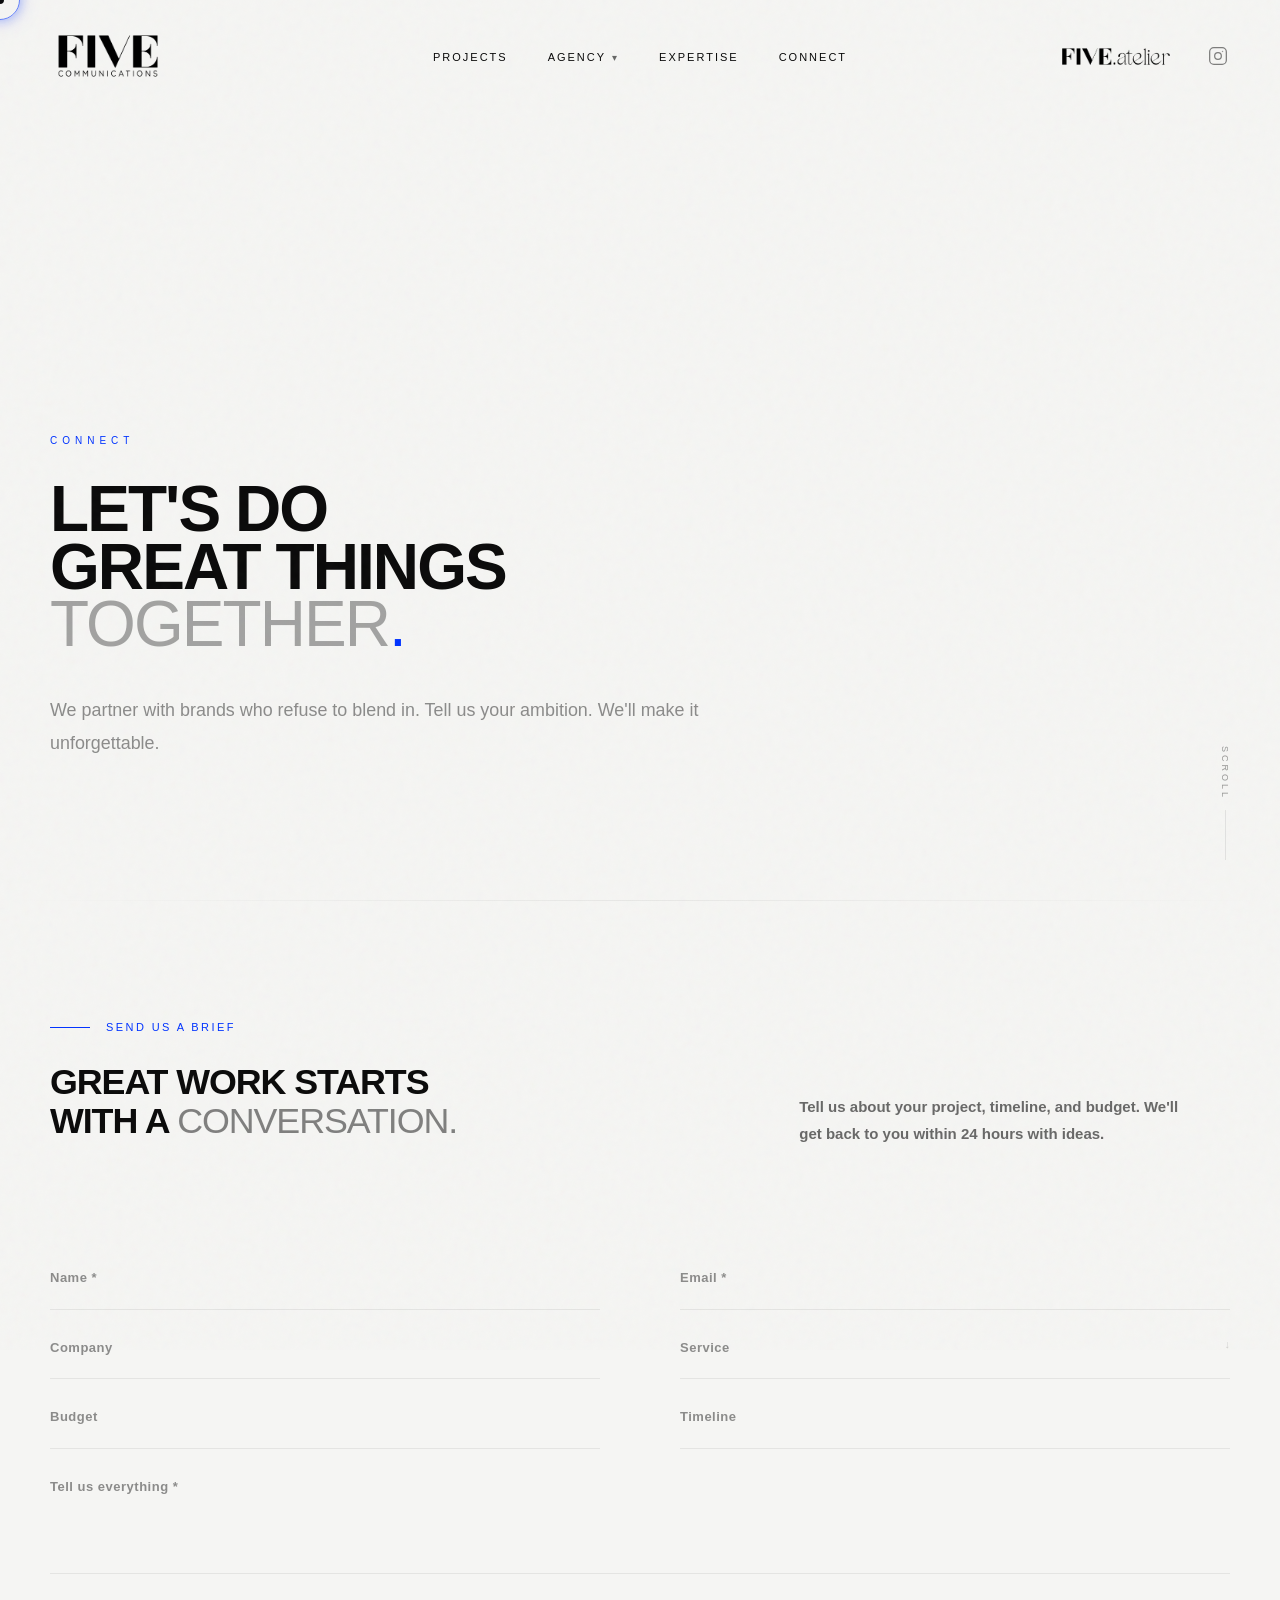
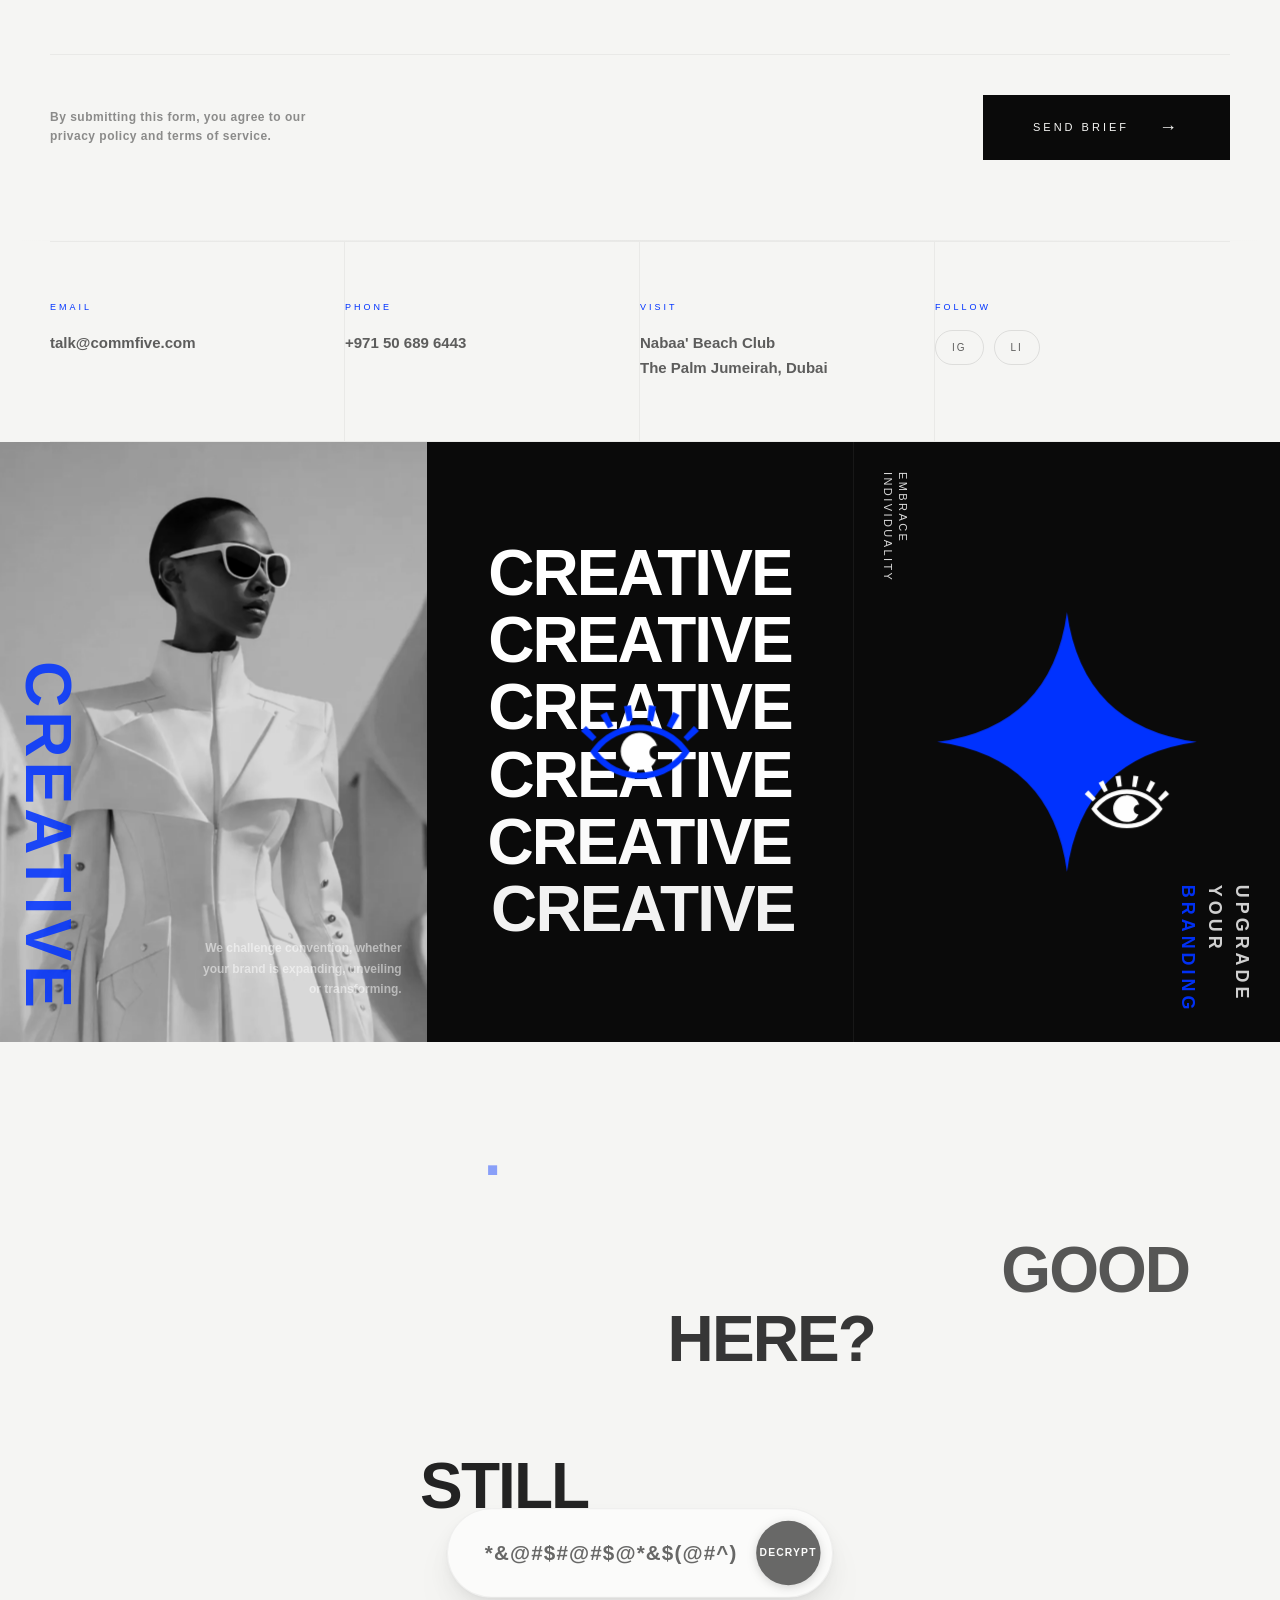
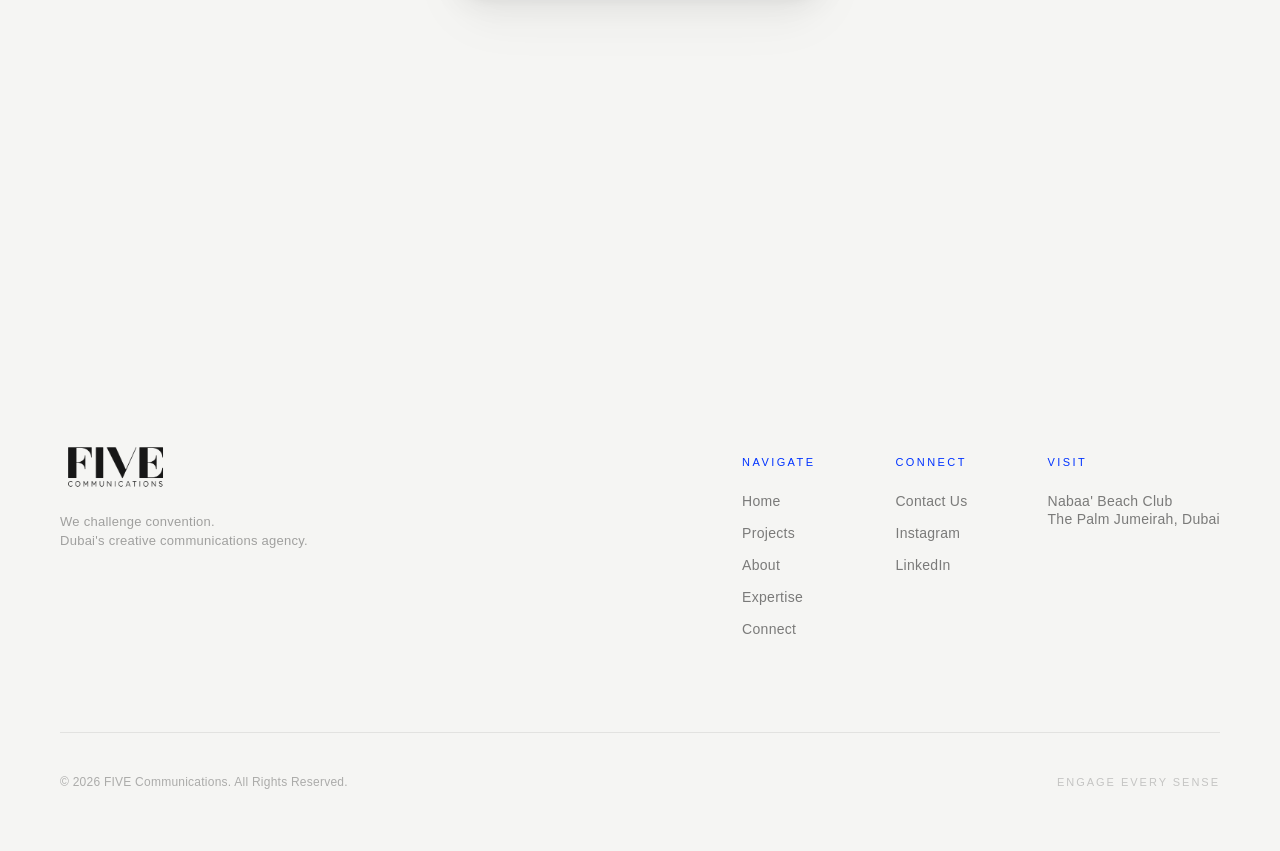
<file: connect/index.html>
<!DOCTYPE html><html lang="en-US" prefix="og: https://ogp.me/ns#"><head>
    <meta charset="UTF-8">
    <meta name="viewport" content="width=device-width, initial-scale=1">
    <link rel="profile" href="https://gmpg.org/xfn/11">
    
<!-- Search Engine Optimization by Rank Math - https://rankmath.com/ -->
<title>Connect — Contact Creative Agency Dubai | FIVE</title>
<meta name="description" content="Contact creative agency Dubai trusts — get in touch with FIVE to start your next brand, content, or campaign project.">
<meta name="robots" content="index, follow, max-snippet:-1, max-video-preview:-1, max-image-preview:large">
<link rel="canonical" href="https://commfive.com/connect/">
<meta property="og:locale" content="en_US">
<meta property="og:type" content="article">
<meta property="og:title" content="Connect — Contact Creative Agency Dubai | FIVE">
<meta property="og:description" content="Contact creative agency Dubai trusts — get in touch with FIVE to start your next brand, content, or campaign project.">
<meta property="og:url" content="https://commfive.com/connect/">
<meta property="og:site_name" content="FIVE Communications">
<meta property="og:updated_time" content="2026-05-26T18:49:31+00:00">
<meta property="article:published_time" content="2026-03-17T14:32:57+00:00">
<meta property="article:modified_time" content="2026-05-26T18:49:31+00:00">
<meta name="twitter:card" content="summary_large_image">
<meta name="twitter:title" content="Connect — Contact Creative Agency Dubai | FIVE">
<meta name="twitter:description" content="Contact creative agency Dubai trusts — get in touch with FIVE to start your next brand, content, or campaign project.">
<meta name="twitter:label1" content="Time to read">
<meta name="twitter:data1" content="Less than a minute">
<script type="application/ld+json" class="rank-math-schema">{"@context":"https://schema.org","@graph":[{"@type":"Organization","@id":"https://commfive.com/#organization","name":"My Blog","url":"https://commfive.com"},{"@type":"WebSite","@id":"https://commfive.com/#website","url":"https://commfive.com","name":"FIVE Communications","alternateName":"FIVE","publisher":{"@id":"https://commfive.com/#organization"},"inLanguage":"en-US"},{"@type":"WebPage","@id":"https://commfive.com/connect/#webpage","url":"https://commfive.com/connect/","name":"Connect \u2014 Contact Creative Agency Dubai | FIVE","datePublished":"2026-03-17T14:32:57+00:00","dateModified":"2026-05-26T18:49:31+00:00","isPartOf":{"@id":"https://commfive.com/#website"},"inLanguage":"en-US"},{"@type":"Person","@id":"https://commfive.com/author/admin/","name":"admin","url":"https://commfive.com/author/admin/","image":{"@type":"ImageObject","@id":"https://secure.gravatar.com/avatar/a1371534340c43bba4c39fcc12b18343821b518d2e1f61e1f0f45c90059c5304?s=96&amp;d=mm&amp;r=g","url":"https://secure.gravatar.com/avatar/a1371534340c43bba4c39fcc12b18343821b518d2e1f61e1f0f45c90059c5304?s=96&amp;d=mm&amp;r=g","caption":"admin","inLanguage":"en-US"},"sameAs":["https://commfive.com"],"worksFor":{"@id":"https://commfive.com/#organization"}},{"@type":"Article","headline":"Connect \u2014 Contact Creative Agency Dubai | FIVE","keywords":"contact creative agency Dubai","datePublished":"2026-03-17T14:32:57+00:00","dateModified":"2026-05-26T18:49:31+00:00","author":{"@id":"https://commfive.com/author/admin/","name":"admin"},"publisher":{"@id":"https://commfive.com/#organization"},"description":"Contact creative agency Dubai trusts \u2014 get in touch with FIVE to start your next brand, content, or campaign project.","name":"Connect \u2014 Contact Creative Agency Dubai | FIVE","@id":"https://commfive.com/connect/#richSnippet","isPartOf":{"@id":"https://commfive.com/connect/#webpage"},"inLanguage":"en-US","mainEntityOfPage":{"@id":"https://commfive.com/connect/#webpage"}}]}</script>
<!-- /Rank Math WordPress SEO plugin -->

<link rel="dns-prefetch" href="//cdnjs.cloudflare.com">
<link rel="dns-prefetch" href="//cdn.jsdelivr.net">
<link rel="dns-prefetch" href="//unpkg.com">
<link rel="alternate" title="oEmbed (JSON)" type="application/json+oembed" href="https://commfive.com/wp-json/oembed/1.0/embed?url=https%3A%2F%2Fcommfive.com%2Fconnect%2F">
<link rel="alternate" title="oEmbed (XML)" type="text/xml+oembed" href="https://commfive.com/wp-json/oembed/1.0/embed?url=https%3A%2F%2Fcommfive.com%2Fconnect%2F&amp;format=xml">
<style id="wp-img-auto-sizes-contain-inline-css">
img:is([sizes=auto i],[sizes^="auto," i]){contain-intrinsic-size:3000px 1500px}
/*# sourceURL=wp-img-auto-sizes-contain-inline-css */
</style>
<link rel="stylesheet" id="five-theme-css" href="../wp-content/themes/five/style_ver%3D1788542738.css" media="all">
<style id="wp-emoji-styles-inline-css">

	img.wp-smiley, img.emoji {
		display: inline !important;
		border: none !important;
		box-shadow: none !important;
		height: 1em !important;
		width: 1em !important;
		margin: 0 0.07em !important;
		vertical-align: -0.1em !important;
		background: none !important;
		padding: 0 !important;
	}
/*# sourceURL=wp-emoji-styles-inline-css */
</style>
<style id="wp-block-library-inline-css">
:root{--wp-block-synced-color:#7a00df;--wp-block-synced-color--rgb:122,0,223;--wp-bound-block-color:var(--wp-block-synced-color);--wp-editor-canvas-background:#ddd;--wp-admin-theme-color:#007cba;--wp-admin-theme-color--rgb:0,124,186;--wp-admin-theme-color-darker-10:#006ba1;--wp-admin-theme-color-darker-10--rgb:0,107,160.5;--wp-admin-theme-color-darker-20:#005a87;--wp-admin-theme-color-darker-20--rgb:0,90,135;--wp-admin-border-width-focus:2px}@media (min-resolution:192dpi){:root{--wp-admin-border-width-focus:1.5px}}.wp-element-button{cursor:pointer}:root .has-very-light-gray-background-color{background-color:#eee}:root .has-very-dark-gray-background-color{background-color:#313131}:root .has-very-light-gray-color{color:#eee}:root .has-very-dark-gray-color{color:#313131}:root .has-vivid-green-cyan-to-vivid-cyan-blue-gradient-background{background:linear-gradient(135deg,#00d084,#0693e3)}:root .has-purple-crush-gradient-background{background:linear-gradient(135deg,#34e2e4,#4721fb 50%,#ab1dfe)}:root .has-hazy-dawn-gradient-background{background:linear-gradient(135deg,#faaca8,#dad0ec)}:root .has-subdued-olive-gradient-background{background:linear-gradient(135deg,#fafae1,#67a671)}:root .has-atomic-cream-gradient-background{background:linear-gradient(135deg,#fdd79a,#004a59)}:root .has-nightshade-gradient-background{background:linear-gradient(135deg,#330968,#31cdcf)}:root .has-midnight-gradient-background{background:linear-gradient(135deg,#020381,#2874fc)}:root{--wp--preset--font-size--normal:16px;--wp--preset--font-size--huge:42px}.has-regular-font-size{font-size:1em}.has-larger-font-size{font-size:2.625em}.has-normal-font-size{font-size:var(--wp--preset--font-size--normal)}.has-huge-font-size{font-size:var(--wp--preset--font-size--huge)}:root .has-text-align-center{text-align:center}:root .has-text-align-left{text-align:left}:root .has-text-align-right{text-align:right}.has-fit-text{white-space:nowrap!important}#end-resizable-editor-section{display:none}.aligncenter{clear:both}.items-justified-left{justify-content:flex-start}.items-justified-center{justify-content:center}.items-justified-right{justify-content:flex-end}.items-justified-space-between{justify-content:space-between}.screen-reader-text{word-wrap:normal!important;border:0;clip-path:inset(50%);height:1px;margin:-1px;overflow:hidden;padding:0;position:absolute;width:1px;word-break:normal!important}.screen-reader-text:focus{background-color:#ddd;clip-path:none;color:#444;display:block;font-size:1em;height:auto;left:5px;line-height:normal;padding:15px 23px 14px;text-decoration:none;top:5px;width:auto;z-index:100000}html :where(.has-border-color){border-style:solid}html :where([style^=border-color],[style*=";border-color"],[style*="; border-color"]){border-style:solid}html :where([style^=border-top-color],[style*=";border-top-color"],[style*="; border-top-color"]){border-top-style:solid}html :where([style^=border-right-color],[style*=";border-right-color"],[style*="; border-right-color"]){border-right-style:solid}html :where([style^=border-bottom-color],[style*=";border-bottom-color"],[style*="; border-bottom-color"]){border-bottom-style:solid}html :where([style^=border-left-color],[style*=";border-left-color"],[style*="; border-left-color"]){border-left-style:solid}html :where([style^=border-width],[style*=";border-width"],[style*="; border-width"]){border-style:solid}html :where([style^=border-top-width],[style*=";border-top-width"],[style*="; border-top-width"]){border-top-style:solid}html :where([style^=border-right-width],[style*=";border-right-width"],[style*="; border-right-width"]){border-right-style:solid}html :where([style^=border-bottom-width],[style*=";border-bottom-width"],[style*="; border-bottom-width"]){border-bottom-style:solid}html :where([style^=border-left-width],[style*=";border-left-width"],[style*="; border-left-width"]){border-left-style:solid}html :where(img[class*=wp-image-]){height:auto;max-width:100%}:where(figure){margin:0 0 1em}html :where(.is-position-sticky){--wp-admin--admin-bar--position-offset:var(--wp-admin--admin-bar--height,0px)}@media screen and (max-width:600px){html :where(.is-position-sticky){--wp-admin--admin-bar--position-offset:0px}}

/*# sourceURL=/wp-includes/css/dist/block-library/common.min.css */
</style>
<style id="classic-theme-styles-inline-css">
/*! This file is auto-generated */
.wp-block-button__link{color:#fff;background-color:#32373c;border-radius:9999px;box-shadow:none;text-decoration:none;padding:calc(.667em + 2px) calc(1.333em + 2px);font-size:1.125em}.wp-block-file__button{background:#32373c;color:#fff;text-decoration:none}
/*# sourceURL=/wp-includes/css/classic-themes.min.css */
</style>

<style id="global-styles-inline-css">
:root{--wp--preset--aspect-ratio--square: 1;--wp--preset--aspect-ratio--4-3: 4/3;--wp--preset--aspect-ratio--3-4: 3/4;--wp--preset--aspect-ratio--3-2: 3/2;--wp--preset--aspect-ratio--2-3: 2/3;--wp--preset--aspect-ratio--16-9: 16/9;--wp--preset--aspect-ratio--9-16: 9/16;--wp--preset--color--black: #000000;--wp--preset--color--cyan-bluish-gray: #abb8c3;--wp--preset--color--white: #ffffff;--wp--preset--color--pale-pink: #f78da7;--wp--preset--color--vivid-red: #cf2e2e;--wp--preset--color--luminous-vivid-orange: #ff6900;--wp--preset--color--luminous-vivid-amber: #fcb900;--wp--preset--color--light-green-cyan: #7bdcb5;--wp--preset--color--vivid-green-cyan: #00d084;--wp--preset--color--pale-cyan-blue: #8ed1fc;--wp--preset--color--vivid-cyan-blue: #0693e3;--wp--preset--color--vivid-purple: #9b51e0;--wp--preset--gradient--vivid-cyan-blue-to-vivid-purple: linear-gradient(135deg,rgb(6,147,227) 0%,rgb(155,81,224) 100%);--wp--preset--gradient--light-green-cyan-to-vivid-green-cyan: linear-gradient(135deg,rgb(122,220,180) 0%,rgb(0,208,130) 100%);--wp--preset--gradient--luminous-vivid-amber-to-luminous-vivid-orange: linear-gradient(135deg,rgb(252,185,0) 0%,rgb(255,105,0) 100%);--wp--preset--gradient--luminous-vivid-orange-to-vivid-red: linear-gradient(135deg,rgb(255,105,0) 0%,rgb(207,46,46) 100%);--wp--preset--gradient--very-light-gray-to-cyan-bluish-gray: linear-gradient(135deg,rgb(238,238,238) 0%,rgb(169,184,195) 100%);--wp--preset--gradient--cool-to-warm-spectrum: linear-gradient(135deg,rgb(74,234,220) 0%,rgb(151,120,209) 20%,rgb(207,42,186) 40%,rgb(238,44,130) 60%,rgb(251,105,98) 80%,rgb(254,248,76) 100%);--wp--preset--gradient--blush-light-purple: linear-gradient(135deg,rgb(255,206,236) 0%,rgb(152,150,240) 100%);--wp--preset--gradient--blush-bordeaux: linear-gradient(135deg,rgb(254,205,165) 0%,rgb(254,45,45) 50%,rgb(107,0,62) 100%);--wp--preset--gradient--luminous-dusk: linear-gradient(135deg,rgb(255,203,112) 0%,rgb(199,81,192) 50%,rgb(65,88,208) 100%);--wp--preset--gradient--pale-ocean: linear-gradient(135deg,rgb(255,245,203) 0%,rgb(182,227,212) 50%,rgb(51,167,181) 100%);--wp--preset--gradient--electric-grass: linear-gradient(135deg,rgb(202,248,128) 0%,rgb(113,206,126) 100%);--wp--preset--gradient--midnight: linear-gradient(135deg,rgb(2,3,129) 0%,rgb(40,116,252) 100%);--wp--preset--font-size--small: 13px;--wp--preset--font-size--medium: 20px;--wp--preset--font-size--large: 36px;--wp--preset--font-size--x-large: 42px;--wp--preset--spacing--20: 0.44rem;--wp--preset--spacing--30: 0.67rem;--wp--preset--spacing--40: 1rem;--wp--preset--spacing--50: 1.5rem;--wp--preset--spacing--60: 2.25rem;--wp--preset--spacing--70: 3.38rem;--wp--preset--spacing--80: 5.06rem;--wp--preset--shadow--natural: 6px 6px 9px rgba(0, 0, 0, 0.2);--wp--preset--shadow--deep: 12px 12px 50px rgba(0, 0, 0, 0.4);--wp--preset--shadow--sharp: 6px 6px 0px rgba(0, 0, 0, 0.2);--wp--preset--shadow--outlined: 6px 6px 0px -3px rgb(255, 255, 255), 6px 6px rgb(0, 0, 0);--wp--preset--shadow--crisp: 6px 6px 0px rgb(0, 0, 0);}.wp-block-button{--wp--preset--dimension--25: 25%;--wp--preset--dimension--50: 50%;--wp--preset--dimension--75: 75%;--wp--preset--dimension--100: 100%;}:where(body) { margin: 0; }:where(.is-layout-flex){gap: 0.5em;}:where(.is-layout-grid){gap: 0.5em;}body .is-layout-flex{display: flex;}.is-layout-flex{flex-wrap: wrap;align-items: center;}.is-layout-flex > :is(*, div){margin: 0;}body .is-layout-grid{display: grid;}.is-layout-grid > :is(*, div){margin: 0;}body{padding-top: 0px;padding-right: 0px;padding-bottom: 0px;padding-left: 0px;}:root :where(.wp-element-button, .wp-block-button__link){background-color: #32373c;border-width: 0;color: #fff;font-family: inherit;font-size: inherit;font-style: inherit;font-weight: inherit;letter-spacing: inherit;line-height: inherit;padding-top: calc(0.667em + 2px);padding-right: calc(1.333em + 2px);padding-bottom: calc(0.667em + 2px);padding-left: calc(1.333em + 2px);text-decoration: none;text-transform: inherit;}.has-black-color{color: var(--wp--preset--color--black) !important;}.has-cyan-bluish-gray-color{color: var(--wp--preset--color--cyan-bluish-gray) !important;}.has-white-color{color: var(--wp--preset--color--white) !important;}.has-pale-pink-color{color: var(--wp--preset--color--pale-pink) !important;}.has-vivid-red-color{color: var(--wp--preset--color--vivid-red) !important;}.has-luminous-vivid-orange-color{color: var(--wp--preset--color--luminous-vivid-orange) !important;}.has-luminous-vivid-amber-color{color: var(--wp--preset--color--luminous-vivid-amber) !important;}.has-light-green-cyan-color{color: var(--wp--preset--color--light-green-cyan) !important;}.has-vivid-green-cyan-color{color: var(--wp--preset--color--vivid-green-cyan) !important;}.has-pale-cyan-blue-color{color: var(--wp--preset--color--pale-cyan-blue) !important;}.has-vivid-cyan-blue-color{color: var(--wp--preset--color--vivid-cyan-blue) !important;}.has-vivid-purple-color{color: var(--wp--preset--color--vivid-purple) !important;}.has-black-background-color{background-color: var(--wp--preset--color--black) !important;}.has-cyan-bluish-gray-background-color{background-color: var(--wp--preset--color--cyan-bluish-gray) !important;}.has-white-background-color{background-color: var(--wp--preset--color--white) !important;}.has-pale-pink-background-color{background-color: var(--wp--preset--color--pale-pink) !important;}.has-vivid-red-background-color{background-color: var(--wp--preset--color--vivid-red) !important;}.has-luminous-vivid-orange-background-color{background-color: var(--wp--preset--color--luminous-vivid-orange) !important;}.has-luminous-vivid-amber-background-color{background-color: var(--wp--preset--color--luminous-vivid-amber) !important;}.has-light-green-cyan-background-color{background-color: var(--wp--preset--color--light-green-cyan) !important;}.has-vivid-green-cyan-background-color{background-color: var(--wp--preset--color--vivid-green-cyan) !important;}.has-pale-cyan-blue-background-color{background-color: var(--wp--preset--color--pale-cyan-blue) !important;}.has-vivid-cyan-blue-background-color{background-color: var(--wp--preset--color--vivid-cyan-blue) !important;}.has-vivid-purple-background-color{background-color: var(--wp--preset--color--vivid-purple) !important;}.has-black-border-color{border-color: var(--wp--preset--color--black) !important;}.has-cyan-bluish-gray-border-color{border-color: var(--wp--preset--color--cyan-bluish-gray) !important;}.has-white-border-color{border-color: var(--wp--preset--color--white) !important;}.has-pale-pink-border-color{border-color: var(--wp--preset--color--pale-pink) !important;}.has-vivid-red-border-color{border-color: var(--wp--preset--color--vivid-red) !important;}.has-luminous-vivid-orange-border-color{border-color: var(--wp--preset--color--luminous-vivid-orange) !important;}.has-luminous-vivid-amber-border-color{border-color: var(--wp--preset--color--luminous-vivid-amber) !important;}.has-light-green-cyan-border-color{border-color: var(--wp--preset--color--light-green-cyan) !important;}.has-vivid-green-cyan-border-color{border-color: var(--wp--preset--color--vivid-green-cyan) !important;}.has-pale-cyan-blue-border-color{border-color: var(--wp--preset--color--pale-cyan-blue) !important;}.has-vivid-cyan-blue-border-color{border-color: var(--wp--preset--color--vivid-cyan-blue) !important;}.has-vivid-purple-border-color{border-color: var(--wp--preset--color--vivid-purple) !important;}.has-vivid-cyan-blue-to-vivid-purple-gradient-background{background: var(--wp--preset--gradient--vivid-cyan-blue-to-vivid-purple) !important;}.has-light-green-cyan-to-vivid-green-cyan-gradient-background{background: var(--wp--preset--gradient--light-green-cyan-to-vivid-green-cyan) !important;}.has-luminous-vivid-amber-to-luminous-vivid-orange-gradient-background{background: var(--wp--preset--gradient--luminous-vivid-amber-to-luminous-vivid-orange) !important;}.has-luminous-vivid-orange-to-vivid-red-gradient-background{background: var(--wp--preset--gradient--luminous-vivid-orange-to-vivid-red) !important;}.has-very-light-gray-to-cyan-bluish-gray-gradient-background{background: var(--wp--preset--gradient--very-light-gray-to-cyan-bluish-gray) !important;}.has-cool-to-warm-spectrum-gradient-background{background: var(--wp--preset--gradient--cool-to-warm-spectrum) !important;}.has-blush-light-purple-gradient-background{background: var(--wp--preset--gradient--blush-light-purple) !important;}.has-blush-bordeaux-gradient-background{background: var(--wp--preset--gradient--blush-bordeaux) !important;}.has-luminous-dusk-gradient-background{background: var(--wp--preset--gradient--luminous-dusk) !important;}.has-pale-ocean-gradient-background{background: var(--wp--preset--gradient--pale-ocean) !important;}.has-electric-grass-gradient-background{background: var(--wp--preset--gradient--electric-grass) !important;}.has-midnight-gradient-background{background: var(--wp--preset--gradient--midnight) !important;}.has-small-font-size{font-size: var(--wp--preset--font-size--small) !important;}.has-medium-font-size{font-size: var(--wp--preset--font-size--medium) !important;}.has-large-font-size{font-size: var(--wp--preset--font-size--large) !important;}.has-x-large-font-size{font-size: var(--wp--preset--font-size--x-large) !important;}
/*# sourceURL=global-styles-inline-css */
</style>

<script id="gsap-js" src="../cdnjs.cloudflare.com/ajax/libs/gsap/3.12.5/gsap.min_ver%3D3.12.5.js"></script>
<script id="gsap-scrolltrigger-js" src="../cdnjs.cloudflare.com/ajax/libs/gsap/3.12.5/ScrollTrigger.min_ver%3D3.12.5.js"></script>
<script id="gsap-splittext-js" src="../cdn.jsdelivr.net/npm/gsap%403.13.0/dist/SplitText.min_ver%3D3.13.0.js"></script>
<script id="gsap-scrambletext-js" src="../cdn.jsdelivr.net/npm/gsap%403.13.0/dist/ScrambleTextPlugin.min_ver%3D3.13.0.js"></script>
<script id="lenis-js" src="../unpkg.com/lenis%401.1.13/dist/lenis.min_ver%3D1.1.13.js"></script>
<link rel="https://api.w.org/" href="https://commfive.com/wp-json/"><link rel="alternate" title="JSON" type="application/json" href="https://commfive.com/wp-json/wp/v2/pages/23"><link rel="shortlink" href="https://commfive.com/?p=23">
<link rel="icon" href="../wp-content/uploads/2026/05/cropped-Five-Communications-Logo-32x32.jpg" sizes="32x32">
<link rel="icon" href="../wp-content/uploads/2026/05/cropped-Five-Communications-Logo-192x192.jpg" sizes="192x192">
<link rel="apple-touch-icon" href="../wp-content/uploads/2026/05/cropped-Five-Communications-Logo-180x180.jpg">
<meta name="msapplication-TileImage" content="https://commfive.com/wp-content/uploads/2026/05/cropped-Five-Communications-Logo-270x270.jpg">
</head>

<body class="wp-singular page-template page-template-template-connect page-template-template-connect-php page page-id-23 wp-theme-five">

<!-- Custom Cursor -->
<div class="cursor-dot" id="cursorDot"></div>
<div class="cursor-ring" id="cursorRing"></div>

<!-- Noise Overlay -->
<div class="noise"></div>

<!-- ========== FIXED NAVIGATION ========== -->
<header class="hero-nav nav-dark" id="heroNav">
    <div class="hero-nav-inner">
        <a href="../index.html" class="hero-nav-logo-link">
            <div class="hero-nav-logo-wrapper">
                <img src="../wp-content/themes/five/images/fivelogowhite.png" alt="FIVE Communications" class="hero-nav-logo-img">
            </div>
        </a>

        <button class="nav-burger" id="navBurger" aria-label="Open menu">
            <span class="burger-line"></span>
            <span class="burger-line"></span>
        </button>

        <ul class="hero-nav-menu">
            <li class="nav-item">
                <a href="../projects/index.html" class="hero-nav-link">PROJECTS</a>
            </li>
            <li class="nav-item has-dropdown">
                <a href="../about/index.html" class="hero-nav-link">AGENCY</a>
                <ul class="dropdown-menu">
                    <li><a href="../about/index.html" class="dropdown-link">About</a></li>
                    <li><a href="../journal/index.html" class="dropdown-link">Journal</a></li>
                </ul>
            </li>
            <li class="nav-item">
                <a href="../expertise/index.html" class="hero-nav-link">EXPERTISE</a>
            </li>
            <li class="nav-item">
                <a href="index.html" class="hero-nav-link">CONNECT</a>
            </li>
        </ul>

        <div class="hero-nav-right">
            <a href="../atelier/index.html" class="hero-nav-atelier-link" aria-label="FIVE Atelier — coming soon">
                <img src="../wp-content/themes/five/images/five-atelier-white.png" alt="FIVE Atelier" class="hero-nav-atelier-img">
            </a>
            <a href="https://www.instagram.com/five.communications/" target="_blank" rel="noopener" class="hero-nav-social-link" aria-label="FIVE on Instagram">
                <svg width="20" height="20" viewBox="0 0 24 24" fill="none" xmlns="http://www.w3.org/2000/svg" aria-hidden="true">
                    <rect x="2" y="2" width="20" height="20" rx="5" ry="5" stroke="currentColor" stroke-width="1.5" stroke-linecap="round" stroke-linejoin="round"></rect>
                    <circle cx="12" cy="12" r="4" stroke="currentColor" stroke-width="1.5"></circle>
                    <circle cx="17.5" cy="6.5" r="0.5" fill="currentColor" stroke="currentColor" stroke-width="0.5"></circle>
                </svg>
            </a>
        </div>
    </div>
</header>

<!-- Fullscreen Mobile Nav Overlay -->
<div class="mobile-nav-overlay" id="mobileNavOverlay">
    <nav class="mobile-nav-inner">
        <div class="mobile-nav-group">
            <a href="../index.html" class="mobile-nav-link">Home</a>
        </div>
        <div class="mobile-nav-group">
            <a href="../projects/index.html" class="mobile-nav-link">Projects</a>
        </div>
        <div class="mobile-nav-group">
            <a href="../about/index.html" class="mobile-nav-link">Agency</a>
            <div class="mobile-nav-sub">
                <a href="../about/index.html">About</a>
                <a href="../journal/index.html">Journal</a>
            </div>
        </div>
        <div class="mobile-nav-group">
            <a href="../expertise/index.html" class="mobile-nav-link">Expertise</a>
        </div>
        <div class="mobile-nav-group">
            <a href="index.html" class="mobile-nav-link is-active">Connect</a>
        </div>
        <div class="mobile-nav-group">
            <a href="../atelier/index.html" class="mobile-nav-atelier-link" aria-label="FIVE Atelier — coming soon">
                <img src="../wp-content/themes/five/images/five-atelier-white.png" alt="FIVE Atelier" class="mobile-nav-atelier-img">
            </a>
        </div>
    </nav>
    <div class="mobile-nav-footer">
        <a href="https://www.instagram.com/five.communications/" target="_blank" rel="noopener" class="mobile-nav-social">Instagram</a>
        <a href="https://www.linkedin.com/company/five-communications/" target="_blank" rel="noopener" class="mobile-nav-social">LinkedIn</a>
    </div>
</div>

<div id="page" class="site">
<main id="main" class="site-main">

    <!-- Hero -->
    <section class="connect-hero">

        <div class="connect-hero-label"><span>Connect</span></div>
        <h1 class="connect-hero-title">
            <span class="line"><span class="line-inner">Let's do</span></span>
            <span class="line"><span class="line-inner">great things</span></span>
            <span class="line"><span class="line-inner"><span class="thin">together<span class="accent">.</span></span></span></span>
        </h1>
        <p class="connect-hero-sub"><span>We partner with brands who refuse to blend in. Tell us your ambition. We'll make it unforgettable.</span></p>
        <div class="connect-hero-bottom">
            <div class="connect-hero-scroll">
                <span class="connect-hero-scroll-text">Scroll</span>
                <div class="connect-hero-scroll-line"></div>
            </div>
        </div>
    </section>

    <div class="divider"></div>

    <!-- Form Section -->
    <section class="form-section" id="formSection">
        <div class="form-header">
            <div class="form-header-left">
                <div class="form-eyebrow">Send us a brief</div>
                <h2 class="form-big-text">
                    Great work starts<br>
                    with a <span class="thin">conversation.</span>
                </h2>
            </div>
            <div class="form-header-right">
                <p class="form-header-desc">Tell us about your project, timeline, and budget. We'll get back to you within 24 hours with ideas.</p>
            </div>
        </div>

        <form class="form-grid" id="contactForm" novalidate="">
            <input type="hidden" id="five_nonce" name="five_nonce" value="6dfce0b3db"><input type="hidden" name="_wp_http_referer" value="/connect/">            <div class="field">
                <input type="text" id="fname" name="name" placeholder=" " required="" autocomplete="name">
                <label for="fname">Name *</label>
                <div class="field-accent"></div>
            </div>
            <div class="field">
                <input type="email" id="femail" name="email" placeholder=" " required="" autocomplete="email">
                <label for="femail">Email *</label>
                <div class="field-accent"></div>
            </div>
            <div class="field">
                <input type="text" id="fcompany" name="company" placeholder=" " autocomplete="organization">
                <label for="fcompany">Company</label>
                <div class="field-accent"></div>
            </div>
            <div class="field">
                <select id="fservice" name="service">
                    <option value="" disabled="" selected=""></option>
                    <option value="brand-strategy">Brand Strategy</option>
                    <option value="creative-content">Creative &amp; Content</option>
                    <option value="social-digital">Social &amp; Digital</option>
                    <option value="production">Production</option>
                    <option value="pr-communications">PR &amp; Communications</option>
                    <option value="events-experiences">Events &amp; Experiences</option>
                    <option value="integrated">Integrated Campaign</option>
                    <option value="other">Other</option>
                </select>
                <label for="fservice">Service</label>
                <span class="select-arrow">↓</span>
                <div class="field-accent"></div>
            </div>
            <div class="field">
                <input type="text" id="fbudget" name="budget" placeholder=" ">
                <label for="fbudget">Budget</label>
                <div class="field-accent"></div>
            </div>
            <div class="field">
                <input type="text" id="ftimeline" name="timeline" placeholder=" ">
                <label for="ftimeline">Timeline</label>
                <div class="field-accent"></div>
            </div>
            <div class="field field-full">
                <textarea id="fmessage" name="message" placeholder=" " required=""></textarea>
                <label for="fmessage">Tell us everything *</label>
                <div class="field-accent"></div>
            </div>

            <div class="field-full" id="formError" style="display:none; color:#ff5252; font-size:14px; line-height:1.5; margin-top:8px;" role="alert" aria-live="polite"></div>

            <div class="submit-row">
                <p class="submit-note">By submitting this form, you agree to our privacy policy and terms of service.</p>
                <button type="submit" class="submit-btn">
                    <span>Send Brief</span>
                    <span class="arrow">→</span>
                </button>
            </div>

            <div class="form-success" id="formSuccess">
                <div class="success-icon">✓</div>
                <h3 class="success-title">Brief Received</h3>
                <p class="success-text">We'll review your project and get back within 24 hours.</p>
            </div>
        </form>
    </section>

    <div class="divider"></div>

    <!-- Info Strip -->
    <div class="info-strip">
        <div class="info-grid">
            <div class="info-cell">
                <div class="info-cell-label">Email</div>
                <div class="info-cell-value"><a href="mailto:talk@commfive.com">talk@commfive.com</a></div>
            </div>
            <div class="info-cell">
                <div class="info-cell-label">Phone</div>
                <div class="info-cell-value"><a href="tel:+971506896443">+971 50 689 6443</a></div>
            </div>
            <div class="info-cell">
                <div class="info-cell-label">Visit</div>
                <div class="info-cell-value"><a href="https://www.google.com/maps/search/?api=1&amp;query=Nabaa%27+Beach+Club%2C+The+Palm+Jumeirah%2C+Dubai" target="_blank" rel="noopener">Nabaa' Beach Club<br>The Palm Jumeirah, Dubai</a></div>
            </div>
            <div class="info-cell">
                <div class="info-cell-label">Follow</div>
                <div class="info-cell-value">
                    <div class="social-pills">
                        <a href="https://www.instagram.com/five.communications/" target="_blank" rel="noopener" class="s-pill">IG</a>
                        <a href="https://www.linkedin.com/company/five-communications/" target="_blank" rel="noopener" class="s-pill">LI</a>
                    </div>
                </div>
            </div>
        </div>
    </div>

    <!-- Brand Composition Block -->
    <section class="brand-block" id="brandBlock">
        <div class="brand-grid">
            <div class="brand-cell brand-cell-photo">
                <img src="../wp-content/themes/five/images/model.webp" alt="Creative direction" loading="lazy">
                <span class="vertical-text">Creative</span>
                <p class="photo-overlay-text">We challenge convention, whether your brand is expanding, unveiling or transforming.</p>
            </div>

            <div class="brand-cell brand-cell-eye">
                <div class="brand-creative-wall">
                    <div class="creative-text-row"><span>CREATIVE</span></div>
                    <div class="creative-text-row"><span>CREATIVE</span></div>
                    <div class="creative-text-row"><span>CREATIVE</span></div>
                    <div class="creative-text-row"><span>CREATIVE</span></div>
                    <div class="creative-text-row"><span>CREATIVE</span></div>
                    <div class="creative-text-row"><span>CREATIVE</span></div>
                </div>
                <div class="brand-eye-overlay">
                    <svg viewBox="0 0 500 500" xmlns="http://www.w3.org/2000/svg">
                        <path fill="#0033FF" d="M228.4,185.6l-5.2-45.5c-7.1.8-14.2,2-21.2,3.4l9.3,44.8c5.6-1.2,11.4-2.1,17.1-2.7Z"></path>
                        <path fill="#0033FF" d="M298,143.6c-7-1.5-14.1-2.6-21.2-3.4l-5.2,45.5c5.7.7,11.5,1.6,17.1,2.7l9.3-44.8Z"></path>
                        <path fill="#0033FF" d="M391.9,247.9l34.1-30.5c-4.8-5.3-9.8-10.5-15-15.3l-31.2,33.5c4.2,3.9,8.3,8.1,12.1,12.3Z"></path>
                        <path fill="#0033FF" d="M367.9,170.2c-6.2-3.6-12.6-6.9-19.1-9.9l-19.2,41.6c5.2,2.4,10.4,5.1,15.4,8l22.9-39.7Z"></path>
                        <path fill="#0033FF" d="M170.3,201.9l-19.2-41.6c-6.5,3-12.9,6.3-19.1,9.9l22.9,39.7c5-2.9,10.2-5.6,15.4-8Z"></path>
                        <path fill="#0033FF" d="M120.2,235.6l-31.2-33.5c-5.2,4.9-10.3,10-15,15.3l34.1,30.5c3.8-4.3,7.9-8.4,12.1-12.4Z"></path>
                        <path fill="#0033FF" d="M250,198.1c-57.7,0-111.8,28.3-144.9,75.6l-3.7,5.2,3.7,5.2c33.1,47.3,87.2,75.6,144.9,75.6s111.8-28.3,144.9-75.6l3.7-5.2-3.7-5.2c-33.1-47.3-87.2-75.6-144.9-75.6ZM250,341.5c-49.5,0-96.2-23.3-126-62.5,29.9-39.3,76.5-62.5,126-62.5s96.2,23.3,126.1,62.5c-29.9,39.3-76.5,62.5-126.1,62.5Z"></path>
                        <path fill="white" d="M248,222.2c-30.7,0-55.6,24.9-55.6,55.6s24.9,55.6,55.6,55.6,41.2-12.9,50.1-31.5c-11-.3-19.8-9.3-19.8-20.4s9.1-20.4,20.4-20.4,1.6,0,2.4.1c-7-22.6-28.2-39.1-53.1-39.1Z"></path>
                    </svg>
                </div>
            </div>

            <div class="brand-cell brand-cell-diamond">
                <span class="embrace-label">Embrace<br>Individuality</span>
                <div class="diamond-shape">
                    <svg class="star-svg" viewBox="0 0 500 500" xmlns="http://www.w3.org/2000/svg">
                        <path fill="#0033FF" d="M250,0 Q280,220 500,250 Q280,280 250,500 Q220,280 0,250 Q220,220 250,0Z"></path>
                    </svg>
                    <div class="diamond-inner-eye">
                        <svg viewBox="0 0 500 500" xmlns="http://www.w3.org/2000/svg">
                            <path fill="white" d="M228.4,185.6l-5.2-45.5c-7.1.8-14.2,2-21.2,3.4l9.3,44.8c5.6-1.2,11.4-2.1,17.1-2.7Z"></path>
                            <path fill="white" d="M298,143.6c-7-1.5-14.1-2.6-21.2-3.4l-5.2,45.5c5.7.7,11.5,1.6,17.1,2.7l9.3-44.8Z"></path>
                            <path fill="white" d="M367.9,170.2c-6.2-3.6-12.6-6.9-19.1-9.9l-19.2,41.6c5.2,2.4,10.4,5.1,15.4,8l22.9-39.7Z"></path>
                            <path fill="white" d="M170.3,201.9l-19.2-41.6c-6.5,3-12.9,6.3-19.1,9.9l22.9,39.7c5-2.9,10.2-5.6,15.4-8Z"></path>
                            <path fill="white" d="M391.9,247.9l34.1-30.5c-4.8-5.3-9.8-10.5-15-15.3l-31.2,33.5c4.2,3.9,8.3,8.1,12.1,12.3Z"></path>
                            <path fill="white" d="M120.2,235.6l-31.2-33.5c-5.2,4.9-10.3,10-15,15.3l34.1,30.5c3.8-4.3,7.9-8.4,12.1-12.4Z"></path>
                            <path fill="white" d="M250,198.1c-57.7,0-111.8,28.3-144.9,75.6l-3.7,5.2,3.7,5.2c33.1,47.3,87.2,75.6,144.9,75.6s111.8-28.3,144.9-75.6l3.7-5.2-3.7-5.2c-33.1-47.3-87.2-75.6-144.9-75.6ZM250,341.5c-49.5,0-96.2-23.3-126-62.5,29.9-39.3,76.5-62.5,126-62.5s96.2,23.3,126.1,62.5c-29.9,39.3-76.5,62.5-126.1,62.5Z"></path>
                            <path fill="white" d="M248,222.2c-30.7,0-55.6,24.9-55.6,55.6s24.9,55.6,55.6,55.6,41.2-12.9,50.1-31.5c-11-.3-19.8-9.3-19.8-20.4s9.1-20.4,20.4-20.4,1.6,0,2.4.1c-7-22.6-28.2-39.1-53.1-39.1Z"></path>
                        </svg>
                    </div>
                </div>
                <div class="diamond-label">Upgrade<br>Your<br><span>Branding</span></div>
            </div>
        </div>
    </section>

    <!-- Statement -->
    <section class="statement">
        <!-- Floating brand phrases -->
        <div class="sfloat">See Different</div>
        <div class="sfloat">Think Bold</div>
        <div class="sfloat">Be FIVE</div>
        <div class="sfloat">Brand Strategy</div>
        <div class="sfloat">Mic Drop Moments</div>
        <div class="sfloat">Challenge Convention</div>
        <div class="sfloat">Embrace Individuality</div>
        <div class="sfloat">Upgrade Your Brand</div>
        <div class="sfloat">See Different</div>
        <div class="sfloat">Think Bold</div>
        <div class="sfloat">Don't be ordinary</div>
        <div class="sfloat">Make it matter</div>

        <!-- Centre content -->
        <div class="statement-center">
            <h2 class="statement-headline">Still here? Good<span style="color:var(--blue)">.</span></h2>
            <div class="decrypt-box">
                <span id="boringHeadline" class="decrypt-text">*&amp;@#$#@#$@*&amp;$(@#^)</span>
                <button id="decryptBtn" type="button" class="decrypt-btn">Decrypt</button>
            </div>
        </div>
    </section>

    <!-- Footer -->

    <script>
    document.addEventListener('DOMContentLoaded', function() {
        'use strict';

        if (typeof gsap === 'undefined') return;

        // Hero entrance — matches the Projects hero exactly (load-in, line by line)
        gsap.from('.connect-hero-label > span', { yPercent: 110, opacity: 0, duration: 0.7, ease: 'power3.out', delay: 0.1 });
        gsap.from('.connect-hero-title .line > span', { yPercent: 110, opacity: 0, duration: 0.9, ease: 'power3.out', stagger: 0.12, delay: 0.2 });
        gsap.from('.connect-hero-sub > span', { yPercent: 30, opacity: 0, duration: 0.8, ease: 'power3.out', delay: 0.55 });

        // Scroll reveals
        if (typeof ScrollTrigger !== 'undefined') {
            gsap.registerPlugin(ScrollTrigger);

            gsap.from('.form-eyebrow', { opacity: 0, y: 20, duration: 0.7, scrollTrigger: { trigger: '.form-header', start: 'top 80%' } });
            gsap.from('.form-big-text', { opacity: 0, y: 40, duration: 1, scrollTrigger: { trigger: '.form-big-text', start: 'top 80%' } });
            gsap.from('.form-header-desc', { opacity: 0, y: 30, duration: 0.8, delay: 0.2, scrollTrigger: { trigger: '.form-header-desc', start: 'top 85%' } });

            gsap.utils.toArray('.field').forEach(function(f, i) {
                gsap.from(f, { opacity: 0, y: 20, duration: 0.6, delay: i * 0.05, ease: 'power3.out',
                    scrollTrigger: { trigger: f, start: 'top 92%' }
                });
            });
            gsap.from('.submit-row', { opacity: 0, y: 30, duration: 0.7, scrollTrigger: { trigger: '.submit-row', start: 'top 92%' } });

            gsap.utils.toArray('.info-cell').forEach(function(c, i) {
                gsap.from(c, { opacity: 0, y: 25, duration: 0.6, delay: i * 0.1, ease: 'power3.out',
                    scrollTrigger: { trigger: '.info-grid', start: 'top 85%' }
                });
            });

            // Brand block reveals
            gsap.from('.brand-cell-photo img', { scale: 1.15, duration: 1.5, ease: 'power2.out', scrollTrigger: { trigger: '.brand-block', start: 'top 75%' } });
            gsap.from('.brand-cell-photo .vertical-text', { opacity: 0, x: -30, duration: 1, delay: 0.3, scrollTrigger: { trigger: '.brand-block', start: 'top 75%' } });
            gsap.from('.creative-text-row', { opacity: 0, x: function(i) { return i % 2 === 0 ? -60 : 60; }, duration: 0.8, stagger: 0.1, ease: 'power3.out', scrollTrigger: { trigger: '.brand-cell-eye', start: 'top 80%' } });
            gsap.from('.brand-eye-overlay', { opacity: 0, scale: 0.5, duration: 1, delay: 0.4, ease: 'back.out(1.7)', scrollTrigger: { trigger: '.brand-cell-eye', start: 'top 80%' } });
            gsap.from('.diamond-shape', { opacity: 0, scale: 0.6, duration: 1.2, ease: 'power3.out', scrollTrigger: { trigger: '.brand-cell-diamond', start: 'top 80%' } });
            gsap.from('.diamond-label', { opacity: 0, y: 40, duration: 0.8, delay: 0.3, scrollTrigger: { trigger: '.brand-cell-diamond', start: 'top 80%' } });
            /* diamond-shape now has CSS continuous rotation */

            // Register plugins
            if (typeof SplitText !== 'undefined') gsap.registerPlugin(SplitText);
            if (typeof ScrambleTextPlugin !== 'undefined') gsap.registerPlugin(ScrambleTextPlugin);

            // ── Floating brand phrases (exact CodePen pattern) ──
            var floats = gsap.utils.toArray('.sfloat');
            floats.forEach(function(el) {
                var origText = el.textContent;
                gsap.set(el, { position: 'absolute', opacity: 0, whiteSpace: 'nowrap' });

                var tl = gsap.timeline({ repeat: -1, repeatDelay: 1 });
                tl.call(function() {
                    var x = Math.random() * (window.innerWidth - 220);
                    var y = Math.random() * (window.innerHeight - 60);
                    gsap.set(el, { x: x, y: y });
                })
                .to(el, {
                    delay: Math.random() * 5,
                    duration: 1,
                    opacity: 1,
                    scrambleText: { text: origText, chars: 'upperAndLowerCase', revealDelay: 0.5, speed: 1 },
                    ease: 'power2.out'
                })
                .to(el, {
                    delay: 0.5,
                    duration: 1,
                    scrambleText: { text: '', chars: 'upperAndLowerCase' },
                    opacity: 0,
                    ease: 'power2.in'
                });
            });

            // ── Scramble box init ──
            var target = document.getElementById('boringHeadline');
            var btn = document.getElementById('decryptBtn');
            var isDecoded = false;

            if (target && typeof ScrambleTextPlugin !== 'undefined') {
                gsap.set(target, {
                    scrambleText: { text: '*&@#$#@#$@*&$(@#^)', chars: 'upperAndLowerCase', speed: 0.3 }
                });
            }

            // ── Toggle Decrypt / Encrypt ──
            function toggleScramble() {
                var text    = isDecoded ? '*&@#$#@#$@*&$(@#^)' : "DON'T BE BORING.";
                var dur     = isDecoded ? 1 : 1.5;
                var speed   = isDecoded ? 0.3 : 1;

                gsap.to(target, {
                    duration: dur,
                    scrambleText: {
                        text: text,
                        chars: 'upperAndLowerCase',
                        revealDelay: isDecoded ? 0 : 0.5,
                        speed: speed
                    }
                });

                btn.textContent = isDecoded ? 'Decrypt' : 'Encrypt';
                isDecoded = !isDecoded;
            }

            if (btn) btn.addEventListener('click', toggleScramble);

            // ── SplitText headline: words fly in from random directions ──
            ScrollTrigger.create({
                trigger: '.statement',
                start: 'top 80%',
                once: true,
                onEnter: function() {
                    if (typeof SplitText !== 'undefined') {
                        var split = SplitText.create('.statement-headline', { type: 'words,lines' });
                        gsap.from(split.words, {
                            x: 'random([-800, 800])',
                            y: 'random([-500, 500])',
                            opacity: 0,
                            ease: 'expo.inOut',
                            duration: 1.25,
                            stagger: 0.05
                        });
                    } else {
                        gsap.from('.statement-headline', { opacity: 0, y: 40, duration: 1, ease: 'power3.out' });
                    }
                    gsap.from('.decrypt-box', { opacity: 0, y: 20, duration: 0.8, delay: 0.6, ease: 'power3.out' });
                }
            });

        }

        // Select
        var serviceSelect = document.getElementById('fservice');
        if (serviceSelect) {
            serviceSelect.addEventListener('change', function() { this.classList.toggle('has-value', !!this.value); });
        }

        // Submit — POST to admin-ajax.php, which emails the brief to talk@commfive.com.
        var contactForm = document.getElementById('contactForm');
        if (contactForm) {
            contactForm.addEventListener('submit', function(e) {
                e.preventDefault();
                var form = this;
                var btn = form.querySelector('.submit-btn');
                var errEl = document.getElementById('formError');

                // Basic client-side required check.
                if (!form.checkValidity()) { form.reportValidity(); return; }

                if (errEl) { errEl.style.display = 'none'; }
                if (btn) { btn.disabled = true; btn.classList.add('is-sending'); }

                var fd = new FormData(form);
                fd.append('action', 'five_connect_submit');

                function showError(msg) {
                    if (btn) { btn.disabled = false; btn.classList.remove('is-sending'); }
                    if (errEl) {
                        errEl.textContent = msg;
                        errEl.style.display = 'block';
                    } else {
                        alert(msg);
                    }
                }

                fetch('https://commfive.com/wp-admin/admin-ajax.php', {
                    method: 'POST',
                    credentials: 'same-origin',
                    body: fd
                })
                .then(function(r) { return r.json().catch(function() { return { success: false }; }); })
                .then(function(res) {
                    if (res && res.success) {
                        gsap.to(form.querySelectorAll('.field, .submit-row'), { opacity: 0, y: -15, duration: 0.4, stagger: 0.03, ease: 'power3.out', onComplete: function() {
                            form.querySelectorAll('.field, .submit-row').forEach(function(el) { el.style.display = 'none'; });
                            var s = document.getElementById('formSuccess');
                            s.classList.add('visible');
                            gsap.from(s, { opacity: 0, y: 30, duration: 0.8, ease: 'power3.out' });
                            gsap.from('.success-icon', { scale: 0, duration: 0.5, delay: 0.15, ease: 'back.out(1.7)' });
                        }});
                    } else {
                        showError((res && res.data && res.data.message) ? res.data.message : 'Something went wrong. Please email talk@commfive.com directly.');
                    }
                })
                .catch(function() {
                    showError('Network error. Please email talk@commfive.com directly.');
                });
            });
        }

    });
    </script>


</main><!-- #main -->
</div><!-- #page -->

<!-- ========== SITE FOOTER ========== -->
<footer class="site-footer">
    <div class="footer-inner">
        <div class="footer-top">
            <div class="footer-brand">
                <a href="../index.html" class="footer-logo-link">
                    <img src="../wp-content/themes/five/images/fivelogowhite.png" alt="FIVE Communications" class="footer-logo-img">
                </a>
                <p class="footer-brand-line">We challenge convention.<br>Dubai's creative communications agency.</p>
            </div>
            <nav class="footer-nav">
                <div class="footer-col">
                    <h4 class="footer-col-title">Navigate</h4>
                    <ul>
                        <li><a href="../index.html">Home</a></li>
                        <li><a href="../projects/index.html">Projects</a></li>
                        <li><a href="../about/index.html">About</a></li>
                        <li><a href="../expertise/index.html">Expertise</a></li>
                        <li><a href="index.html">Connect</a></li>
                    </ul>
                </div>
                <div class="footer-col">
                    <h4 class="footer-col-title">Connect</h4>
                    <ul>
                        <li><a href="index.html">Contact Us</a></li>
                        <li><a href="https://www.instagram.com/five.communications/" target="_blank" rel="noopener">Instagram</a></li>
                        <li><a href="https://www.linkedin.com/company/five-communications/" target="_blank" rel="noopener">LinkedIn</a></li>
                    </ul>
                </div>
                <div class="footer-col">
                    <h4 class="footer-col-title">Visit</h4>
                    <ul>
                        <li><a href="https://www.google.com/maps/search/?api=1&amp;query=Nabaa%27+Beach+Club%2C+The+Palm+Jumeirah%2C+Dubai" target="_blank" rel="noopener">Nabaa' Beach Club<br>The Palm Jumeirah, Dubai</a></li>
                    </ul>
                </div>
            </nav>
        </div>

        <div class="footer-rule"></div>

        <div class="footer-bottom">
            <p class="footer-copyright">
                © 2026 FIVE Communications. All Rights Reserved.
            </p>
            <p class="footer-tagline">Engage Every Sense</p>
        </div>
    </div>
</footer>

<!-- ════════════════════════════════════════════════════
     SHARED SCRIPTS — Lenis, Cursor, Nav, Mobile Menu
     ════════════════════════════════════════════════════ -->
<script>
(function() {
    'use strict';

    /* ══════════════════════════════════════
       LENIS SMOOTH SCROLL
       ══════════════════════════════════════ */
    if (typeof Lenis !== 'undefined') {
        var lenis = new Lenis({
            duration: 1.2,
            easing: function(t) { return Math.min(1, 1.001 - Math.pow(2, -10 * t)); },
            smooth: true,
            smoothTouch: false
        });
        window.__lenis = lenis;

        if (typeof gsap !== 'undefined') {
            gsap.ticker.add(function(time) { lenis.raf(time * 1000); });
            gsap.ticker.lagSmoothing(0);
        } else {
            (function raf(time) { lenis.raf(time); requestAnimationFrame(raf); })(performance.now());
        }
    }

    /* ══════════════════════════════════════
       CUSTOM CURSOR — dot + ring with lag
       ══════════════════════════════════════ */
    var dot = document.getElementById('cursorDot');
    var ring = document.getElementById('cursorRing');

    if (dot && ring && !('ontouchstart' in window)) {
        var mouseX = 0, mouseY = 0, ringX = 0, ringY = 0, speed = 0.15;

        document.addEventListener('mousemove', function(e) {
            mouseX = e.clientX;
            mouseY = e.clientY;
            dot.style.transform = 'translate(' + mouseX + 'px, ' + mouseY + 'px)';
        });

        (function animateRing() {
            ringX += (mouseX - ringX) * speed;
            ringY += (mouseY - ringY) * speed;
            ring.style.transform = 'translate(' + ringX + 'px, ' + ringY + 'px)';
            requestAnimationFrame(animateRing);
        })();

        /* Hover on interactive elements */
        var hoverTargets = 'a, button, input, textarea, select, [role="button"], .s-pill, .blog-filter-btn';
        document.addEventListener('mouseover', function(e) {
            if (e.target.closest(hoverTargets)) {
                ring.classList.add('cursor-hover');
                dot.classList.add('cursor-hover');
            }
        });
        document.addEventListener('mouseout', function(e) {
            if (e.target.closest(hoverTargets)) {
                ring.classList.remove('cursor-hover');
                dot.classList.remove('cursor-hover');
            }
        });

        /* Click effect */
        document.addEventListener('mousedown', function() {
            ring.classList.add('cursor-click');
            dot.classList.add('cursor-click');
        });
        document.addEventListener('mouseup', function() {
            ring.classList.remove('cursor-click');
            dot.classList.remove('cursor-click');
        });

        /* Hide when mouse leaves window */
        document.addEventListener('mouseleave', function() {
            dot.style.opacity = '0'; ring.style.opacity = '0';
        });
        document.addEventListener('mouseenter', function() {
            dot.style.opacity = '1'; ring.style.opacity = '1';
        });

        /* Section-aware cursor theming (dark bg = blue glow, light bg = clean black) */
        document.addEventListener('mousemove', function(e) {
            var el = document.elementFromPoint(e.clientX, e.clientY);
            if (!el) return;
            var section = el.closest('section, footer, header, [class*="hero"], [class*="section"]');
            var isDark = false;

            if (section) {
                var bg = getComputedStyle(section).backgroundColor;
                var match = bg.match(/\d+/g);
                if (match) {
                    var brightness = (parseInt(match[0]) + parseInt(match[1]) + parseInt(match[2])) / 3;
                    isDark = brightness < 80;
                }
            }

            /* Treat transparent-background hero areas as dark (video behind) */
            if (!section || el.closest('.hero-video-section, .hero-video-fixed, .stage, .intro-wrap')) {
                isDark = true;
            }

            if (isDark) {
                ring.classList.add('cursor-dark-mode');
                ring.classList.remove('cursor-light-mode');
                dot.classList.add('cursor-dark-mode');
                dot.classList.remove('cursor-light-mode');
            } else {
                ring.classList.remove('cursor-dark-mode');
                ring.classList.add('cursor-light-mode');
                dot.classList.remove('cursor-dark-mode');
                dot.classList.add('cursor-light-mode');
            }
        });
    }

    /* ══════════════════════════════════════
       NAV SCROLL BEHAVIOR — hide on down, show on up
       ══════════════════════════════════════ */
    var nav = document.getElementById('heroNav');
    if (nav) {
        var lastY = 0, hidden = false;
        window.addEventListener('scroll', function() {
            var y = window.pageYOffset;
            if (y > 80) nav.classList.add('nav-scrolled');
            else nav.classList.remove('nav-scrolled');

            if (y < 100) {
                if (hidden) { nav.classList.remove('nav-hidden'); hidden = false; }
                lastY = y;
                return;
            }
            if (y - lastY > 5 && !hidden) { nav.classList.add('nav-hidden'); hidden = true; }
            else if (lastY - y > 5 && hidden) { nav.classList.remove('nav-hidden'); hidden = false; }
            lastY = y;
        });
    }

    /* ══════════════════════════════════════
       MOBILE NAV TOGGLE
       ══════════════════════════════════════ */
    var burger = document.getElementById('navBurger');
    var overlay = document.getElementById('mobileNavOverlay');
    if (burger && overlay) {
        var isOpen = false;
        burger.addEventListener('click', function() {
            isOpen = !isOpen;
            burger.classList.toggle('is-open', isOpen);
            overlay.classList.toggle('is-open', isOpen);
            document.body.style.overflow = isOpen ? 'hidden' : '';
            if (isOpen && nav) {
                nav.classList.remove('nav-hidden');
                nav.classList.add('nav-scrolled');
            }
        });

        var mobileLinks = overlay.querySelectorAll('.mobile-nav-link, .mobile-nav-sub a, .mobile-nav-social');
        for (var i = 0; i < mobileLinks.length; i++) {
            mobileLinks[i].addEventListener('click', function() {
                isOpen = false;
                burger.classList.remove('is-open');
                overlay.classList.remove('is-open');
                document.body.style.overflow = '';
            });
        }
    }

    /* ══════════════════════════════════════
       MAGNETIC HOVER (buttons + pills)
       ══════════════════════════════════════ */
    if (typeof gsap !== 'undefined') {
        document.querySelectorAll('.submit-btn, .s-pill, .join-btn, .manifesto-cta').forEach(function(btn) {
            btn.addEventListener('mousemove', function(e) {
                var r = btn.getBoundingClientRect();
                gsap.to(btn, {
                    x: (e.clientX - r.left - r.width / 2) * 0.2,
                    y: (e.clientY - r.top - r.height / 2) * 0.2,
                    duration: 0.3, ease: 'power2.out'
                });
            });
            btn.addEventListener('mouseleave', function() {
                gsap.to(btn, { x: 0, y: 0, duration: 0.5, ease: 'elastic.out(1, 0.4)' });
            });
        });
    }

})();
</script>

<script type="speculationrules">
{"prefetch":[{"source":"document","where":{"and":[{"href_matches":"/*"},{"not":{"href_matches":["/wp-*.php","/wp-admin/*","/wp-content/uploads/*","/wp-content/*","/wp-content/plugins/*","/wp-content/themes/five/*","/*\\?(.+)"]}},{"not":{"selector_matches":"a[rel~=\"nofollow\"]"}},{"not":{"selector_matches":".no-prefetch, .no-prefetch a"}}]},"eagerness":"conservative"}]}
</script>
</body></html><!-- Cache served by breeze CACHE (Desktop) - Last modified: Fri, 04 Sep 2026 19:51:06 GMT -->
</file>
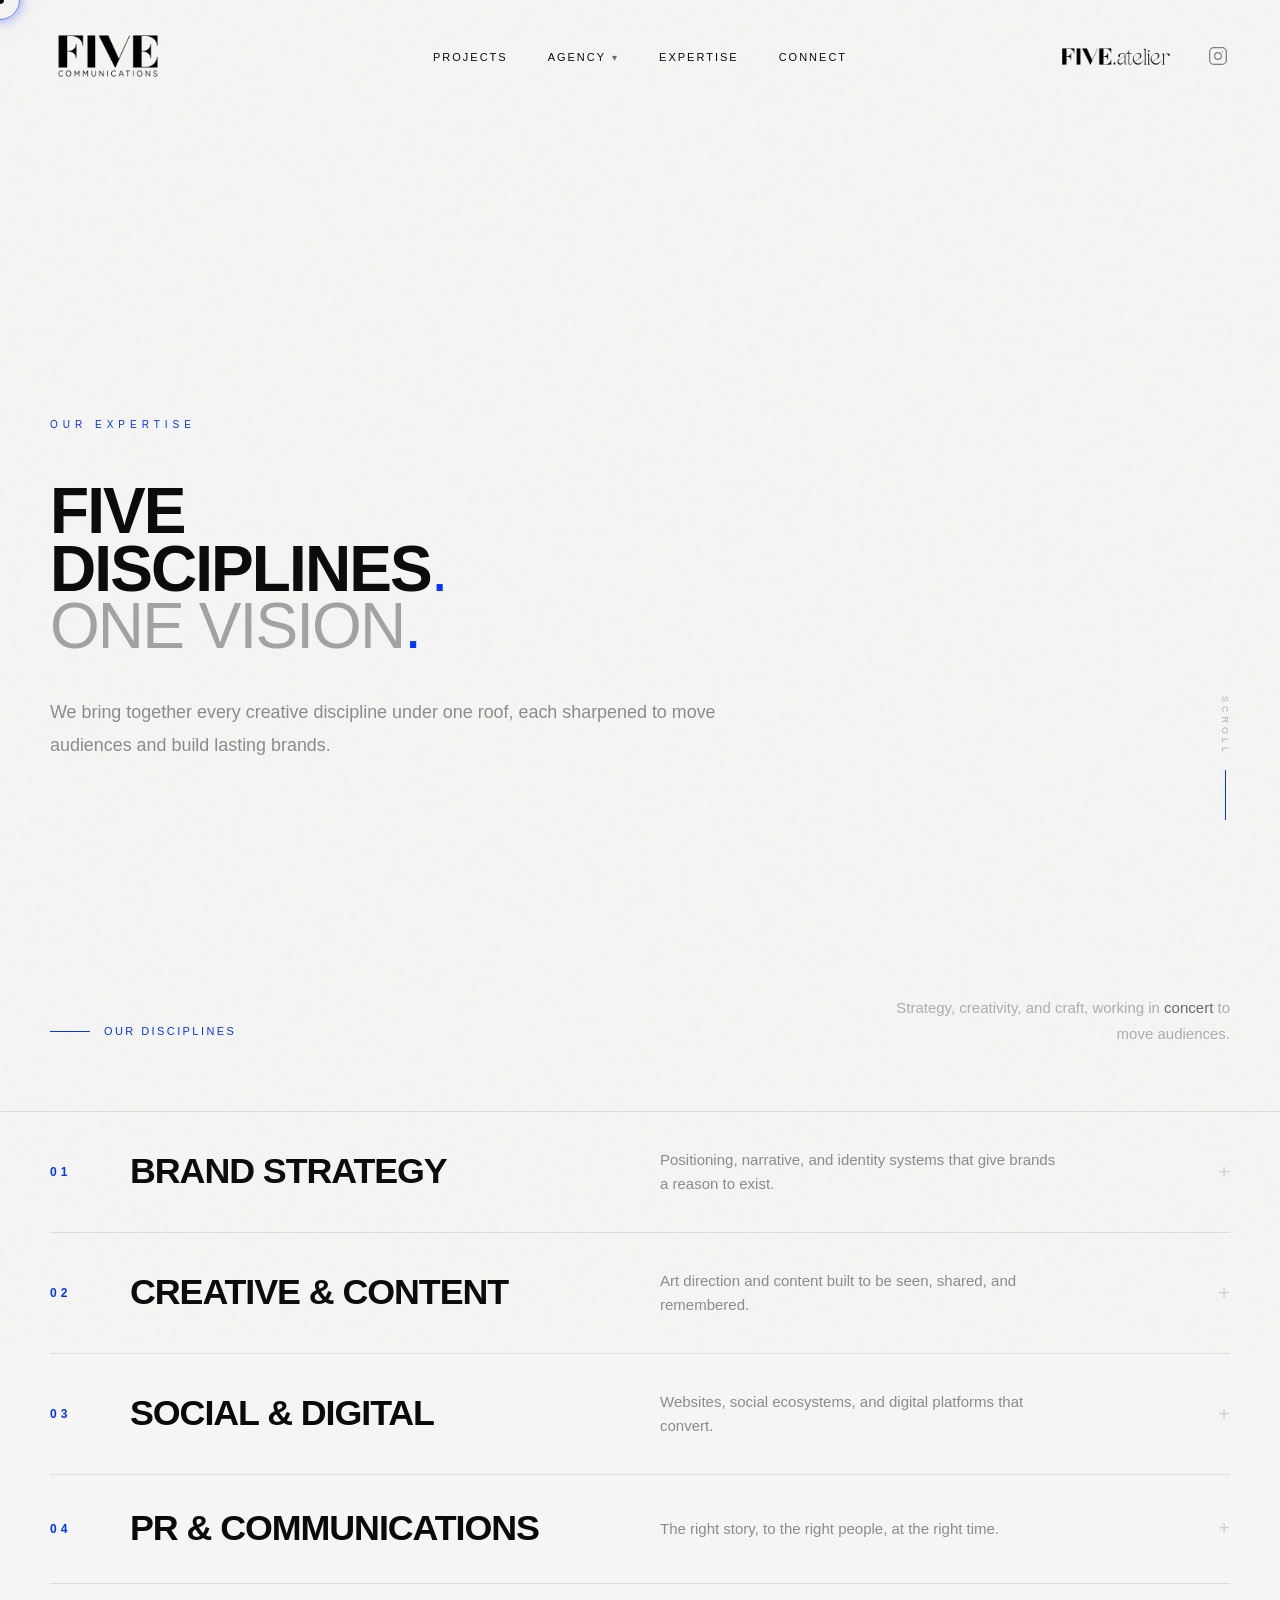
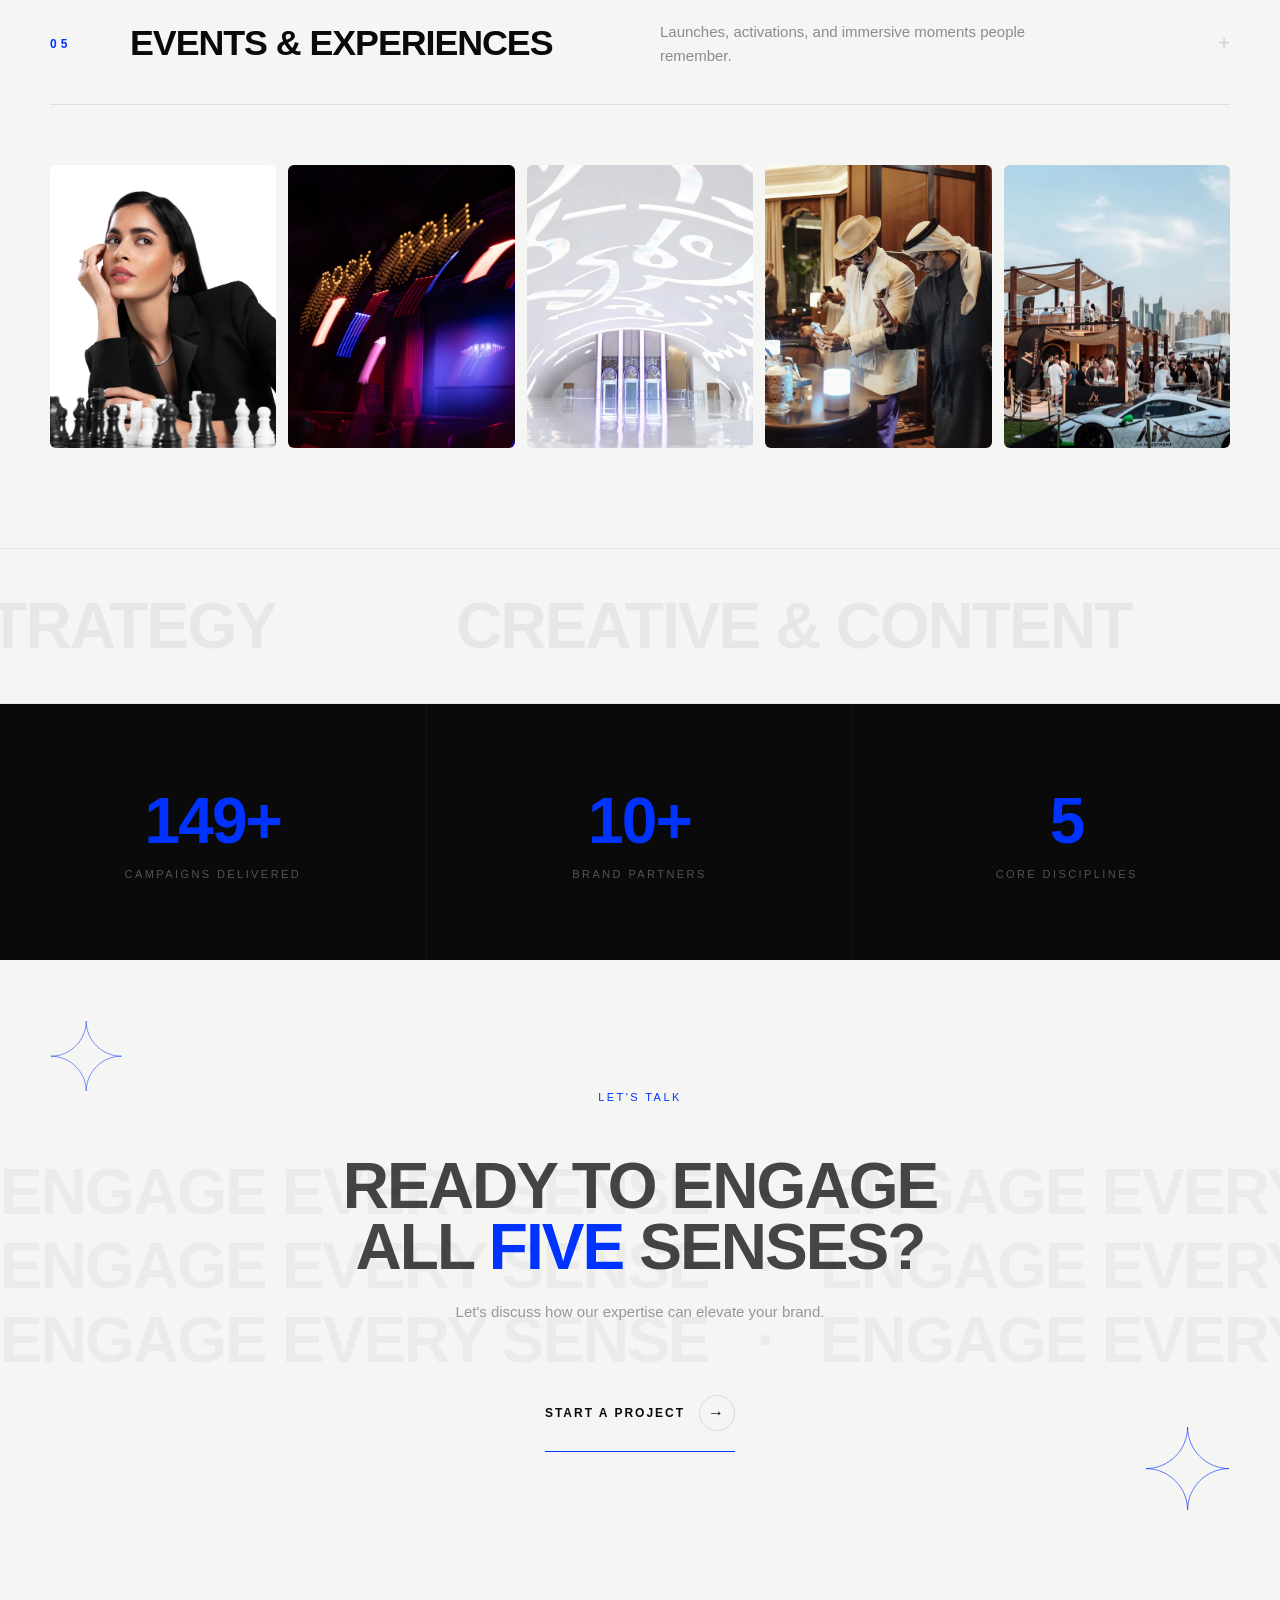
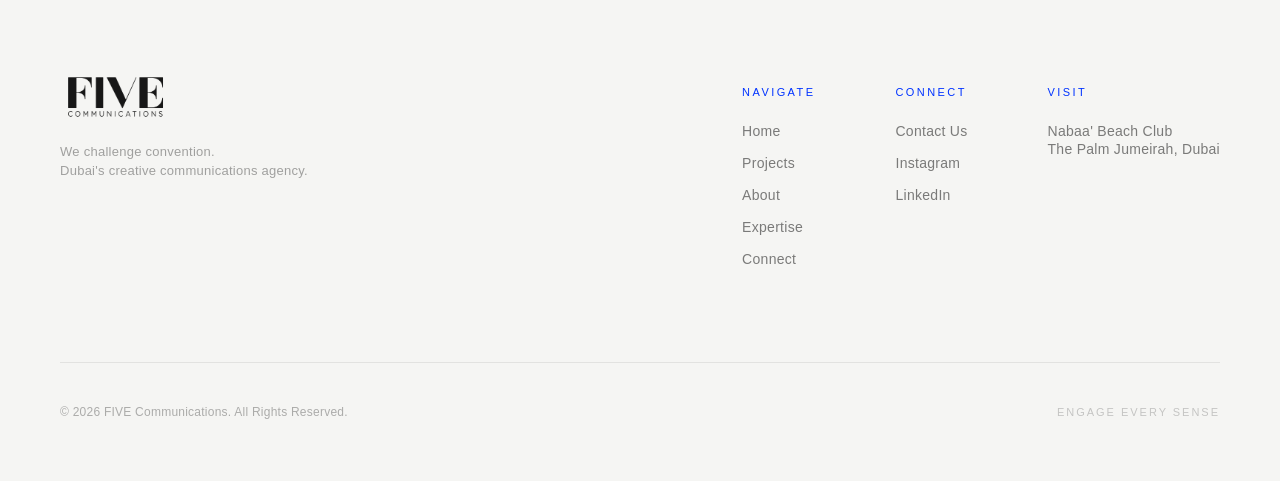
<file: expertise/index.html>
<!DOCTYPE html><html lang="en-US" prefix="og: https://ogp.me/ns#"><head>
    <meta charset="UTF-8">
    <meta name="viewport" content="width=device-width, initial-scale=1">
    <link rel="profile" href="https://gmpg.org/xfn/11">
    
<!-- Search Engine Optimization by Rank Math - https://rankmath.com/ -->
<title>Expertise — Creative Agency Services, Dubai | FIVE</title>
<meta name="description" content="FIVE's creative agency services, Dubai - brand strategy, creative, social, digital, PR, production, and events under one roof.">
<meta name="robots" content="index, follow, max-snippet:-1, max-video-preview:-1, max-image-preview:large">
<link rel="canonical" href="https://commfive.com/expertise/">
<meta property="og:locale" content="en_US">
<meta property="og:type" content="article">
<meta property="og:title" content="Expertise — Creative Agency Services, Dubai | FIVE">
<meta property="og:description" content="FIVE's creative agency services, Dubai - brand strategy, creative, social, digital, PR, production, and events under one roof.">
<meta property="og:url" content="https://commfive.com/expertise/">
<meta property="og:site_name" content="FIVE Communications">
<meta property="og:updated_time" content="2026-09-04T16:20:54+00:00">
<meta property="article:published_time" content="2026-03-24T08:14:24+00:00">
<meta property="article:modified_time" content="2026-09-04T16:20:54+00:00">
<meta name="twitter:card" content="summary_large_image">
<meta name="twitter:title" content="Expertise — Creative Agency Services, Dubai | FIVE">
<meta name="twitter:description" content="FIVE's creative agency services, Dubai - brand strategy, creative, social, digital, PR, production, and events under one roof.">
<meta name="twitter:label1" content="Time to read">
<meta name="twitter:data1" content="Less than a minute">
<script type="application/ld+json" class="rank-math-schema">{"@context":"https://schema.org","@graph":[{"@type":"Organization","@id":"https://commfive.com/#organization","name":"My Blog","url":"https://commfive.com"},{"@type":"WebSite","@id":"https://commfive.com/#website","url":"https://commfive.com","name":"FIVE Communications","alternateName":"FIVE","publisher":{"@id":"https://commfive.com/#organization"},"inLanguage":"en-US"},{"@type":"WebPage","@id":"https://commfive.com/expertise/#webpage","url":"https://commfive.com/expertise/","name":"Expertise \u2014 Creative Agency Services, Dubai | FIVE","datePublished":"2026-03-24T08:14:24+00:00","dateModified":"2026-09-04T16:20:54+00:00","isPartOf":{"@id":"https://commfive.com/#website"},"inLanguage":"en-US"},{"@type":"Person","@id":"https://commfive.com/author/admin/","name":"admin","url":"https://commfive.com/author/admin/","image":{"@type":"ImageObject","@id":"https://secure.gravatar.com/avatar/9be235a951a37c209ad2e5e92eae49040a541921bb8e3987dc170573fd889ec3?s=96&amp;d=mm&amp;r=g","url":"https://secure.gravatar.com/avatar/9be235a951a37c209ad2e5e92eae49040a541921bb8e3987dc170573fd889ec3?s=96&amp;d=mm&amp;r=g","caption":"admin","inLanguage":"en-US"},"sameAs":["https://commfive.com"],"worksFor":{"@id":"https://commfive.com/#organization"}},{"@type":"Article","headline":"Expertise \u2014 Creative Agency Services, Dubai | FIVE","keywords":"creative agency services Dubai","datePublished":"2026-03-24T08:14:24+00:00","dateModified":"2026-09-04T16:20:54+00:00","author":{"@id":"https://commfive.com/author/admin/","name":"admin"},"publisher":{"@id":"https://commfive.com/#organization"},"description":"FIVE&#039;s creative agency services, Dubai - brand strategy, creative, social, digital, PR, production, and events under one roof.","name":"Expertise \u2014 Creative Agency Services, Dubai | FIVE","@id":"https://commfive.com/expertise/#richSnippet","isPartOf":{"@id":"https://commfive.com/expertise/#webpage"},"inLanguage":"en-US","mainEntityOfPage":{"@id":"https://commfive.com/expertise/#webpage"}}]}</script>
<!-- /Rank Math WordPress SEO plugin -->

<link rel="dns-prefetch" href="//cdnjs.cloudflare.com">
<link rel="dns-prefetch" href="//cdn.jsdelivr.net">
<link rel="dns-prefetch" href="//unpkg.com">
<link rel="alternate" title="oEmbed (JSON)" type="application/json+oembed" href="https://commfive.com/wp-json/oembed/1.0/embed?url=https%3A%2F%2Fcommfive.com%2Fexpertise%2F">
<link rel="alternate" title="oEmbed (XML)" type="text/xml+oembed" href="https://commfive.com/wp-json/oembed/1.0/embed?url=https%3A%2F%2Fcommfive.com%2Fexpertise%2F&amp;format=xml">
<style id="wp-img-auto-sizes-contain-inline-css">
img:is([sizes=auto i],[sizes^="auto," i]){contain-intrinsic-size:3000px 1500px}
/*# sourceURL=wp-img-auto-sizes-contain-inline-css */
</style>
<link rel="stylesheet" id="five-theme-css" href="../wp-content/themes/five/style_ver%3D1788542738.css" media="all">
<style id="wp-emoji-styles-inline-css">

	img.wp-smiley, img.emoji {
		display: inline !important;
		border: none !important;
		box-shadow: none !important;
		height: 1em !important;
		width: 1em !important;
		margin: 0 0.07em !important;
		vertical-align: -0.1em !important;
		background: none !important;
		padding: 0 !important;
	}
/*# sourceURL=wp-emoji-styles-inline-css */
</style>
<style id="wp-block-library-inline-css">
:root{--wp-block-synced-color:#7a00df;--wp-block-synced-color--rgb:122,0,223;--wp-bound-block-color:var(--wp-block-synced-color);--wp-editor-canvas-background:#ddd;--wp-admin-theme-color:#007cba;--wp-admin-theme-color--rgb:0,124,186;--wp-admin-theme-color-darker-10:#006ba1;--wp-admin-theme-color-darker-10--rgb:0,107,160.5;--wp-admin-theme-color-darker-20:#005a87;--wp-admin-theme-color-darker-20--rgb:0,90,135;--wp-admin-border-width-focus:2px}@media (min-resolution:192dpi){:root{--wp-admin-border-width-focus:1.5px}}.wp-element-button{cursor:pointer}:root .has-very-light-gray-background-color{background-color:#eee}:root .has-very-dark-gray-background-color{background-color:#313131}:root .has-very-light-gray-color{color:#eee}:root .has-very-dark-gray-color{color:#313131}:root .has-vivid-green-cyan-to-vivid-cyan-blue-gradient-background{background:linear-gradient(135deg,#00d084,#0693e3)}:root .has-purple-crush-gradient-background{background:linear-gradient(135deg,#34e2e4,#4721fb 50%,#ab1dfe)}:root .has-hazy-dawn-gradient-background{background:linear-gradient(135deg,#faaca8,#dad0ec)}:root .has-subdued-olive-gradient-background{background:linear-gradient(135deg,#fafae1,#67a671)}:root .has-atomic-cream-gradient-background{background:linear-gradient(135deg,#fdd79a,#004a59)}:root .has-nightshade-gradient-background{background:linear-gradient(135deg,#330968,#31cdcf)}:root .has-midnight-gradient-background{background:linear-gradient(135deg,#020381,#2874fc)}:root{--wp--preset--font-size--normal:16px;--wp--preset--font-size--huge:42px}.has-regular-font-size{font-size:1em}.has-larger-font-size{font-size:2.625em}.has-normal-font-size{font-size:var(--wp--preset--font-size--normal)}.has-huge-font-size{font-size:var(--wp--preset--font-size--huge)}:root .has-text-align-center{text-align:center}:root .has-text-align-left{text-align:left}:root .has-text-align-right{text-align:right}.has-fit-text{white-space:nowrap!important}#end-resizable-editor-section{display:none}.aligncenter{clear:both}.items-justified-left{justify-content:flex-start}.items-justified-center{justify-content:center}.items-justified-right{justify-content:flex-end}.items-justified-space-between{justify-content:space-between}.screen-reader-text{word-wrap:normal!important;border:0;clip-path:inset(50%);height:1px;margin:-1px;overflow:hidden;padding:0;position:absolute;width:1px;word-break:normal!important}.screen-reader-text:focus{background-color:#ddd;clip-path:none;color:#444;display:block;font-size:1em;height:auto;left:5px;line-height:normal;padding:15px 23px 14px;text-decoration:none;top:5px;width:auto;z-index:100000}html :where(.has-border-color){border-style:solid}html :where([style^=border-color],[style*=";border-color"],[style*="; border-color"]){border-style:solid}html :where([style^=border-top-color],[style*=";border-top-color"],[style*="; border-top-color"]){border-top-style:solid}html :where([style^=border-right-color],[style*=";border-right-color"],[style*="; border-right-color"]){border-right-style:solid}html :where([style^=border-bottom-color],[style*=";border-bottom-color"],[style*="; border-bottom-color"]){border-bottom-style:solid}html :where([style^=border-left-color],[style*=";border-left-color"],[style*="; border-left-color"]){border-left-style:solid}html :where([style^=border-width],[style*=";border-width"],[style*="; border-width"]){border-style:solid}html :where([style^=border-top-width],[style*=";border-top-width"],[style*="; border-top-width"]){border-top-style:solid}html :where([style^=border-right-width],[style*=";border-right-width"],[style*="; border-right-width"]){border-right-style:solid}html :where([style^=border-bottom-width],[style*=";border-bottom-width"],[style*="; border-bottom-width"]){border-bottom-style:solid}html :where([style^=border-left-width],[style*=";border-left-width"],[style*="; border-left-width"]){border-left-style:solid}html :where(img[class*=wp-image-]){height:auto;max-width:100%}:where(figure){margin:0 0 1em}html :where(.is-position-sticky){--wp-admin--admin-bar--position-offset:var(--wp-admin--admin-bar--height,0px)}@media screen and (max-width:600px){html :where(.is-position-sticky){--wp-admin--admin-bar--position-offset:0px}}

/*# sourceURL=/wp-includes/css/dist/block-library/common.min.css */
</style>
<style id="classic-theme-styles-inline-css">
/*! This file is auto-generated */
.wp-block-button__link{color:#fff;background-color:#32373c;border-radius:9999px;box-shadow:none;text-decoration:none;padding:calc(.667em + 2px) calc(1.333em + 2px);font-size:1.125em}.wp-block-file__button{background:#32373c;color:#fff;text-decoration:none}
/*# sourceURL=/wp-includes/css/classic-themes.min.css */
</style>

<style id="global-styles-inline-css">
:root{--wp--preset--aspect-ratio--square: 1;--wp--preset--aspect-ratio--4-3: 4/3;--wp--preset--aspect-ratio--3-4: 3/4;--wp--preset--aspect-ratio--3-2: 3/2;--wp--preset--aspect-ratio--2-3: 2/3;--wp--preset--aspect-ratio--16-9: 16/9;--wp--preset--aspect-ratio--9-16: 9/16;--wp--preset--color--black: #000000;--wp--preset--color--cyan-bluish-gray: #abb8c3;--wp--preset--color--white: #ffffff;--wp--preset--color--pale-pink: #f78da7;--wp--preset--color--vivid-red: #cf2e2e;--wp--preset--color--luminous-vivid-orange: #ff6900;--wp--preset--color--luminous-vivid-amber: #fcb900;--wp--preset--color--light-green-cyan: #7bdcb5;--wp--preset--color--vivid-green-cyan: #00d084;--wp--preset--color--pale-cyan-blue: #8ed1fc;--wp--preset--color--vivid-cyan-blue: #0693e3;--wp--preset--color--vivid-purple: #9b51e0;--wp--preset--gradient--vivid-cyan-blue-to-vivid-purple: linear-gradient(135deg,rgb(6,147,227) 0%,rgb(155,81,224) 100%);--wp--preset--gradient--light-green-cyan-to-vivid-green-cyan: linear-gradient(135deg,rgb(122,220,180) 0%,rgb(0,208,130) 100%);--wp--preset--gradient--luminous-vivid-amber-to-luminous-vivid-orange: linear-gradient(135deg,rgb(252,185,0) 0%,rgb(255,105,0) 100%);--wp--preset--gradient--luminous-vivid-orange-to-vivid-red: linear-gradient(135deg,rgb(255,105,0) 0%,rgb(207,46,46) 100%);--wp--preset--gradient--very-light-gray-to-cyan-bluish-gray: linear-gradient(135deg,rgb(238,238,238) 0%,rgb(169,184,195) 100%);--wp--preset--gradient--cool-to-warm-spectrum: linear-gradient(135deg,rgb(74,234,220) 0%,rgb(151,120,209) 20%,rgb(207,42,186) 40%,rgb(238,44,130) 60%,rgb(251,105,98) 80%,rgb(254,248,76) 100%);--wp--preset--gradient--blush-light-purple: linear-gradient(135deg,rgb(255,206,236) 0%,rgb(152,150,240) 100%);--wp--preset--gradient--blush-bordeaux: linear-gradient(135deg,rgb(254,205,165) 0%,rgb(254,45,45) 50%,rgb(107,0,62) 100%);--wp--preset--gradient--luminous-dusk: linear-gradient(135deg,rgb(255,203,112) 0%,rgb(199,81,192) 50%,rgb(65,88,208) 100%);--wp--preset--gradient--pale-ocean: linear-gradient(135deg,rgb(255,245,203) 0%,rgb(182,227,212) 50%,rgb(51,167,181) 100%);--wp--preset--gradient--electric-grass: linear-gradient(135deg,rgb(202,248,128) 0%,rgb(113,206,126) 100%);--wp--preset--gradient--midnight: linear-gradient(135deg,rgb(2,3,129) 0%,rgb(40,116,252) 100%);--wp--preset--font-size--small: 13px;--wp--preset--font-size--medium: 20px;--wp--preset--font-size--large: 36px;--wp--preset--font-size--x-large: 42px;--wp--preset--spacing--20: 0.44rem;--wp--preset--spacing--30: 0.67rem;--wp--preset--spacing--40: 1rem;--wp--preset--spacing--50: 1.5rem;--wp--preset--spacing--60: 2.25rem;--wp--preset--spacing--70: 3.38rem;--wp--preset--spacing--80: 5.06rem;--wp--preset--shadow--natural: 6px 6px 9px rgba(0, 0, 0, 0.2);--wp--preset--shadow--deep: 12px 12px 50px rgba(0, 0, 0, 0.4);--wp--preset--shadow--sharp: 6px 6px 0px rgba(0, 0, 0, 0.2);--wp--preset--shadow--outlined: 6px 6px 0px -3px rgb(255, 255, 255), 6px 6px rgb(0, 0, 0);--wp--preset--shadow--crisp: 6px 6px 0px rgb(0, 0, 0);}.wp-block-button{--wp--preset--dimension--25: 25%;--wp--preset--dimension--50: 50%;--wp--preset--dimension--75: 75%;--wp--preset--dimension--100: 100%;}:where(body) { margin: 0; }:where(.is-layout-flex){gap: 0.5em;}:where(.is-layout-grid){gap: 0.5em;}body .is-layout-flex{display: flex;}.is-layout-flex{flex-wrap: wrap;align-items: center;}.is-layout-flex > :is(*, div){margin: 0;}body .is-layout-grid{display: grid;}.is-layout-grid > :is(*, div){margin: 0;}body{padding-top: 0px;padding-right: 0px;padding-bottom: 0px;padding-left: 0px;}:root :where(.wp-element-button, .wp-block-button__link){background-color: #32373c;border-width: 0;color: #fff;font-family: inherit;font-size: inherit;font-style: inherit;font-weight: inherit;letter-spacing: inherit;line-height: inherit;padding-top: calc(0.667em + 2px);padding-right: calc(1.333em + 2px);padding-bottom: calc(0.667em + 2px);padding-left: calc(1.333em + 2px);text-decoration: none;text-transform: inherit;}.has-black-color{color: var(--wp--preset--color--black) !important;}.has-cyan-bluish-gray-color{color: var(--wp--preset--color--cyan-bluish-gray) !important;}.has-white-color{color: var(--wp--preset--color--white) !important;}.has-pale-pink-color{color: var(--wp--preset--color--pale-pink) !important;}.has-vivid-red-color{color: var(--wp--preset--color--vivid-red) !important;}.has-luminous-vivid-orange-color{color: var(--wp--preset--color--luminous-vivid-orange) !important;}.has-luminous-vivid-amber-color{color: var(--wp--preset--color--luminous-vivid-amber) !important;}.has-light-green-cyan-color{color: var(--wp--preset--color--light-green-cyan) !important;}.has-vivid-green-cyan-color{color: var(--wp--preset--color--vivid-green-cyan) !important;}.has-pale-cyan-blue-color{color: var(--wp--preset--color--pale-cyan-blue) !important;}.has-vivid-cyan-blue-color{color: var(--wp--preset--color--vivid-cyan-blue) !important;}.has-vivid-purple-color{color: var(--wp--preset--color--vivid-purple) !important;}.has-black-background-color{background-color: var(--wp--preset--color--black) !important;}.has-cyan-bluish-gray-background-color{background-color: var(--wp--preset--color--cyan-bluish-gray) !important;}.has-white-background-color{background-color: var(--wp--preset--color--white) !important;}.has-pale-pink-background-color{background-color: var(--wp--preset--color--pale-pink) !important;}.has-vivid-red-background-color{background-color: var(--wp--preset--color--vivid-red) !important;}.has-luminous-vivid-orange-background-color{background-color: var(--wp--preset--color--luminous-vivid-orange) !important;}.has-luminous-vivid-amber-background-color{background-color: var(--wp--preset--color--luminous-vivid-amber) !important;}.has-light-green-cyan-background-color{background-color: var(--wp--preset--color--light-green-cyan) !important;}.has-vivid-green-cyan-background-color{background-color: var(--wp--preset--color--vivid-green-cyan) !important;}.has-pale-cyan-blue-background-color{background-color: var(--wp--preset--color--pale-cyan-blue) !important;}.has-vivid-cyan-blue-background-color{background-color: var(--wp--preset--color--vivid-cyan-blue) !important;}.has-vivid-purple-background-color{background-color: var(--wp--preset--color--vivid-purple) !important;}.has-black-border-color{border-color: var(--wp--preset--color--black) !important;}.has-cyan-bluish-gray-border-color{border-color: var(--wp--preset--color--cyan-bluish-gray) !important;}.has-white-border-color{border-color: var(--wp--preset--color--white) !important;}.has-pale-pink-border-color{border-color: var(--wp--preset--color--pale-pink) !important;}.has-vivid-red-border-color{border-color: var(--wp--preset--color--vivid-red) !important;}.has-luminous-vivid-orange-border-color{border-color: var(--wp--preset--color--luminous-vivid-orange) !important;}.has-luminous-vivid-amber-border-color{border-color: var(--wp--preset--color--luminous-vivid-amber) !important;}.has-light-green-cyan-border-color{border-color: var(--wp--preset--color--light-green-cyan) !important;}.has-vivid-green-cyan-border-color{border-color: var(--wp--preset--color--vivid-green-cyan) !important;}.has-pale-cyan-blue-border-color{border-color: var(--wp--preset--color--pale-cyan-blue) !important;}.has-vivid-cyan-blue-border-color{border-color: var(--wp--preset--color--vivid-cyan-blue) !important;}.has-vivid-purple-border-color{border-color: var(--wp--preset--color--vivid-purple) !important;}.has-vivid-cyan-blue-to-vivid-purple-gradient-background{background: var(--wp--preset--gradient--vivid-cyan-blue-to-vivid-purple) !important;}.has-light-green-cyan-to-vivid-green-cyan-gradient-background{background: var(--wp--preset--gradient--light-green-cyan-to-vivid-green-cyan) !important;}.has-luminous-vivid-amber-to-luminous-vivid-orange-gradient-background{background: var(--wp--preset--gradient--luminous-vivid-amber-to-luminous-vivid-orange) !important;}.has-luminous-vivid-orange-to-vivid-red-gradient-background{background: var(--wp--preset--gradient--luminous-vivid-orange-to-vivid-red) !important;}.has-very-light-gray-to-cyan-bluish-gray-gradient-background{background: var(--wp--preset--gradient--very-light-gray-to-cyan-bluish-gray) !important;}.has-cool-to-warm-spectrum-gradient-background{background: var(--wp--preset--gradient--cool-to-warm-spectrum) !important;}.has-blush-light-purple-gradient-background{background: var(--wp--preset--gradient--blush-light-purple) !important;}.has-blush-bordeaux-gradient-background{background: var(--wp--preset--gradient--blush-bordeaux) !important;}.has-luminous-dusk-gradient-background{background: var(--wp--preset--gradient--luminous-dusk) !important;}.has-pale-ocean-gradient-background{background: var(--wp--preset--gradient--pale-ocean) !important;}.has-electric-grass-gradient-background{background: var(--wp--preset--gradient--electric-grass) !important;}.has-midnight-gradient-background{background: var(--wp--preset--gradient--midnight) !important;}.has-small-font-size{font-size: var(--wp--preset--font-size--small) !important;}.has-medium-font-size{font-size: var(--wp--preset--font-size--medium) !important;}.has-large-font-size{font-size: var(--wp--preset--font-size--large) !important;}.has-x-large-font-size{font-size: var(--wp--preset--font-size--x-large) !important;}
/*# sourceURL=global-styles-inline-css */
</style>

<script id="gsap-js" src="../cdnjs.cloudflare.com/ajax/libs/gsap/3.12.5/gsap.min_ver%3D3.12.5.js"></script>
<script id="gsap-scrolltrigger-js" src="../cdnjs.cloudflare.com/ajax/libs/gsap/3.12.5/ScrollTrigger.min_ver%3D3.12.5.js"></script>
<script id="gsap-splittext-js" src="../cdn.jsdelivr.net/npm/gsap%403.13.0/dist/SplitText.min_ver%3D3.13.0.js"></script>
<script id="gsap-scrambletext-js" src="../cdn.jsdelivr.net/npm/gsap%403.13.0/dist/ScrambleTextPlugin.min_ver%3D3.13.0.js"></script>
<script id="lenis-js" src="../unpkg.com/lenis%401.1.13/dist/lenis.min_ver%3D1.1.13.js"></script>
<link rel="https://api.w.org/" href="https://commfive.com/wp-json/"><link rel="alternate" title="JSON" type="application/json" href="https://commfive.com/wp-json/wp/v2/pages/71"><link rel="shortlink" href="https://commfive.com/?p=71">
<link rel="icon" href="../wp-content/uploads/2026/05/cropped-Five-Communications-Logo-32x32.jpg" sizes="32x32">
<link rel="icon" href="../wp-content/uploads/2026/05/cropped-Five-Communications-Logo-192x192.jpg" sizes="192x192">
<link rel="apple-touch-icon" href="../wp-content/uploads/2026/05/cropped-Five-Communications-Logo-180x180.jpg">
<meta name="msapplication-TileImage" content="https://commfive.com/wp-content/uploads/2026/05/cropped-Five-Communications-Logo-270x270.jpg">
</head>

<body class="wp-singular page-template page-template-template-expertise page-template-template-expertise-php page page-id-71 wp-theme-five">

<!-- Custom Cursor -->
<div class="cursor-dot" id="cursorDot"></div>
<div class="cursor-ring" id="cursorRing"></div>

<!-- Noise Overlay -->
<div class="noise"></div>

<!-- ========== FIXED NAVIGATION ========== -->
<header class="hero-nav nav-dark" id="heroNav">
    <div class="hero-nav-inner">
        <a href="../index.html" class="hero-nav-logo-link">
            <div class="hero-nav-logo-wrapper">
                <img src="../wp-content/themes/five/images/fivelogowhite.png" alt="FIVE Communications" class="hero-nav-logo-img">
            </div>
        </a>

        <button class="nav-burger" id="navBurger" aria-label="Open menu">
            <span class="burger-line"></span>
            <span class="burger-line"></span>
        </button>

        <ul class="hero-nav-menu">
            <li class="nav-item">
                <a href="../projects/index.html" class="hero-nav-link">PROJECTS</a>
            </li>
            <li class="nav-item has-dropdown">
                <a href="../about/index.html" class="hero-nav-link">AGENCY</a>
                <ul class="dropdown-menu">
                    <li><a href="../about/index.html" class="dropdown-link">About</a></li>
                    <li><a href="../journal/index.html" class="dropdown-link">Journal</a></li>
                </ul>
            </li>
            <li class="nav-item">
                <a href="index.html" class="hero-nav-link">EXPERTISE</a>
            </li>
            <li class="nav-item">
                <a href="../connect/index.html" class="hero-nav-link">CONNECT</a>
            </li>
        </ul>

        <div class="hero-nav-right">
            <a href="../atelier/index.html" class="hero-nav-atelier-link" aria-label="FIVE Atelier — coming soon">
                <img src="../wp-content/themes/five/images/five-atelier-white.png" alt="FIVE Atelier" class="hero-nav-atelier-img">
            </a>
            <a href="https://www.instagram.com/five.communications/" target="_blank" rel="noopener" class="hero-nav-social-link" aria-label="FIVE on Instagram">
                <svg width="20" height="20" viewBox="0 0 24 24" fill="none" xmlns="http://www.w3.org/2000/svg" aria-hidden="true">
                    <rect x="2" y="2" width="20" height="20" rx="5" ry="5" stroke="currentColor" stroke-width="1.5" stroke-linecap="round" stroke-linejoin="round"></rect>
                    <circle cx="12" cy="12" r="4" stroke="currentColor" stroke-width="1.5"></circle>
                    <circle cx="17.5" cy="6.5" r="0.5" fill="currentColor" stroke="currentColor" stroke-width="0.5"></circle>
                </svg>
            </a>
        </div>
    </div>
</header>

<!-- Fullscreen Mobile Nav Overlay -->
<div class="mobile-nav-overlay" id="mobileNavOverlay">
    <nav class="mobile-nav-inner">
        <div class="mobile-nav-group">
            <a href="../index.html" class="mobile-nav-link">Home</a>
        </div>
        <div class="mobile-nav-group">
            <a href="../projects/index.html" class="mobile-nav-link">Projects</a>
        </div>
        <div class="mobile-nav-group">
            <a href="../about/index.html" class="mobile-nav-link">Agency</a>
            <div class="mobile-nav-sub">
                <a href="../about/index.html">About</a>
                <a href="../journal/index.html">Journal</a>
            </div>
        </div>
        <div class="mobile-nav-group">
            <a href="index.html" class="mobile-nav-link is-active">Expertise</a>
        </div>
        <div class="mobile-nav-group">
            <a href="../connect/index.html" class="mobile-nav-link">Connect</a>
        </div>
        <div class="mobile-nav-group">
            <a href="../atelier/index.html" class="mobile-nav-atelier-link" aria-label="FIVE Atelier — coming soon">
                <img src="../wp-content/themes/five/images/five-atelier-white.png" alt="FIVE Atelier" class="mobile-nav-atelier-img">
            </a>
        </div>
    </nav>
    <div class="mobile-nav-footer">
        <a href="https://www.instagram.com/five.communications/" target="_blank" rel="noopener" class="mobile-nav-social">Instagram</a>
        <a href="https://www.linkedin.com/company/five-communications/" target="_blank" rel="noopener" class="mobile-nav-social">LinkedIn</a>
    </div>
</div>

<div id="page" class="site">
<main id="main" class="site-main">

<!-- ═══════ HERO ═══════ -->
<section class="hero">
    <div class="hero-content">
        <div class="hero-eyebrow"><span>Our Expertise</span></div>
        <h1>
            <span class="line"><span>Five</span></span>
            <span class="line"><span>Disciplines<span class="accent">.</span></span></span>
            <span class="line"><span class="thin">One Vision<span class="accent">.</span></span></span>
        </h1>
        <p class="hero-sub"><span>We bring together every creative discipline under one roof, each sharpened to move audiences and build lasting brands.</span></p>
    </div>
    <div class="hero-scroll">
        <span class="hero-scroll-text">Scroll</span>
        <div class="hero-scroll-line"><div class="hero-scroll-fill"></div></div>
    </div>
</section>

<!-- ═══════ SERVICES — Accordion ═══════ -->
<section class="exp-services-wrap">
    <div class="exp-services-header">
        <div>
            <div class="exp-services-eyebrow">
                <span class="exp-services-eyebrow-line"></span>
                <span class="exp-services-eyebrow-text">Our Disciplines</span>
            </div>
        </div>
        <p class="exp-services-sub">Strategy, creativity, and craft, working in <em>concert</em> to move audiences.</p>
    </div>
    <div class="exp-svc-list" id="expSvcList">

        <!-- 01 — Brand Strategy -->
        <div class="exp-svc-row" data-svc="">
            <div class="exp-svc-header">
                <span class="exp-svc-num">01</span>
                <h3 class="exp-svc-name">Brand Strategy</h3>
                <p class="exp-svc-brief">Positioning, narrative, and identity systems that give brands a reason to exist.</p>
                <span class="exp-svc-toggle">+</span>
            </div>
            <div class="exp-svc-detail">
                <div class="exp-svc-detail-grid">
                    <p class="exp-svc-desc">We build the architecture beneath every great brand. Positioning, narrative, and identity systems that give your business a voice that lasts.</p>
                    <div class="exp-svc-services">
                        <div class="exp-srv"><span class="exp-srv-dot"></span><span class="exp-srv-name">Brand Positioning &amp; Naming</span></div>
                        <div class="exp-srv"><span class="exp-srv-dot"></span><span class="exp-srv-name">Identity Systems &amp; Visual Language</span></div>
                        <div class="exp-srv"><span class="exp-srv-dot"></span><span class="exp-srv-name">Tone of Voice &amp; Messaging</span></div>
                    </div>
                </div>
            </div>
        </div>

        <!-- 02 — Creative & Content -->
        <div class="exp-svc-row" data-svc="">
            <div class="exp-svc-header">
                <span class="exp-svc-num">02</span>
                <h3 class="exp-svc-name">Creative &amp; Content</h3>
                <p class="exp-svc-brief">Art direction and content built to be seen, shared, and remembered.</p>
                <span class="exp-svc-toggle">+</span>
            </div>
            <div class="exp-svc-detail">
                <div class="exp-svc-detail-grid">
                    <p class="exp-svc-desc">Art direction, campaigns, and scroll-stopping content built to be seen, shared, and remembered. Every frame anchored in strategy and driven by culture.</p>
                    <div class="exp-svc-services">
                        <div class="exp-srv"><span class="exp-srv-dot"></span><span class="exp-srv-name">Art Direction &amp; Campaign Concepts</span></div>
                        <div class="exp-srv"><span class="exp-srv-dot"></span><span class="exp-srv-name">Content Strategy &amp; Production</span></div>
                        <div class="exp-srv"><span class="exp-srv-dot"></span><span class="exp-srv-name">Motion, Photography &amp; Film</span></div>
                    </div>
                </div>
            </div>
        </div>

        <!-- 03 — Social & Digital -->
        <div class="exp-svc-row" data-svc="">
            <div class="exp-svc-header">
                <span class="exp-svc-num">03</span>
                <h3 class="exp-svc-name">Social &amp; Digital</h3>
                <p class="exp-svc-brief">Websites, social ecosystems, and digital platforms that convert.</p>
                <span class="exp-svc-toggle">+</span>
            </div>
            <div class="exp-svc-detail">
                <div class="exp-svc-detail-grid">
                    <p class="exp-svc-desc">Websites, social ecosystems, and digital platforms designed to convert audiences into advocates. From feed to funnel.</p>
                    <div class="exp-svc-services">
                        <div class="exp-srv"><span class="exp-srv-dot"></span><span class="exp-srv-name">Social Strategy &amp; Community Management</span></div>
                        <div class="exp-srv"><span class="exp-srv-dot"></span><span class="exp-srv-name">Websites &amp; Digital Platforms</span></div>
                        <div class="exp-srv"><span class="exp-srv-dot"></span><span class="exp-srv-name">Paid Media &amp; Performance</span></div>
                    </div>
                </div>
            </div>
        </div>

        <!-- 04 — PR & Communications -->
        <div class="exp-svc-row" data-svc="">
            <div class="exp-svc-header">
                <span class="exp-svc-num">04</span>
                <h3 class="exp-svc-name">PR &amp; Communications</h3>
                <p class="exp-svc-brief">The right story, to the right people, at the right time.</p>
                <span class="exp-svc-toggle">+</span>
            </div>
            <div class="exp-svc-detail">
                <div class="exp-svc-detail-grid">
                    <p class="exp-svc-desc">Media relations, partnerships, and press strategies that earn attention rather than buy it. The right story, to the right people, at the right time.</p>
                    <div class="exp-svc-services">
                        <div class="exp-srv"><span class="exp-srv-dot"></span><span class="exp-srv-name">Media Relations &amp; Press Strategy</span></div>
                        <div class="exp-srv"><span class="exp-srv-dot"></span><span class="exp-srv-name">Influencer &amp; Partnership Programs</span></div>
                        <div class="exp-srv"><span class="exp-srv-dot"></span><span class="exp-srv-name">Crisis &amp; Reputation Management</span></div>
                    </div>
                </div>
            </div>
        </div>

        <!-- 05 — Events & Experiences -->
        <div class="exp-svc-row" data-svc="">
            <div class="exp-svc-header">
                <span class="exp-svc-num">05</span>
                <h3 class="exp-svc-name">Events &amp; Experiences</h3>
                <p class="exp-svc-brief">Launches, activations, and immersive moments people remember.</p>
                <span class="exp-svc-toggle">+</span>
            </div>
            <div class="exp-svc-detail">
                <div class="exp-svc-detail-grid">
                    <p class="exp-svc-desc">Launches, activations, and immersive moments people remember long after the lights go down. Every detail intentional.</p>
                    <div class="exp-svc-services">
                        <div class="exp-srv"><span class="exp-srv-dot"></span><span class="exp-srv-name">Launch Events &amp; Brand Activations</span></div>
                        <div class="exp-srv"><span class="exp-srv-dot"></span><span class="exp-srv-name">Experiential Design &amp; VIP Programs</span></div>
                        <div class="exp-srv"><span class="exp-srv-dot"></span><span class="exp-srv-name">Venue Curation &amp; Production</span></div>
                    </div>
                </div>
            </div>
        </div>

    </div>

    <!-- Gallery strip -->
    <div class="exp-gallery">
        <div class="exp-gallery-grid">
                        <div class="exp-gallery-img reveal-up"><img src="../wp-content/themes/five/images/exp-amaar-11.webp" alt="Brand Strategy" loading="lazy"></div>
                        <div class="exp-gallery-img reveal-up"><img src="../wp-content/themes/five/images/exp-hushh-01.webp" alt="Creative &amp; Content" loading="lazy"></div>
                        <div class="exp-gallery-img reveal-up"><img src="../wp-content/themes/five/images/exp-museum-02.webp" alt="Social &amp; Digital" loading="lazy"></div>
                        <div class="exp-gallery-img reveal-up"><img src="../wp-content/themes/five/images/exp-dupont-21.webp" alt="PR &amp; Communications" loading="lazy"></div>
                        <div class="exp-gallery-img reveal-up"><img src="../wp-content/themes/five/images/43.webp" alt="Events &amp; Experiences" loading="lazy"></div>
                    </div>
    </div>
</section>

<!-- ═══════ MARQUEE ═══════ -->
<div class="exp-marquee">
    <div class="exp-marquee-track" id="expMarquee">
        <span class="exp-marquee-item">Brand Strategy</span><span class="exp-marquee-dot"></span>
        <span class="exp-marquee-item">Creative &amp; Content</span><span class="exp-marquee-dot"></span>
        <span class="exp-marquee-item">Social &amp; Digital</span><span class="exp-marquee-dot"></span>
        <span class="exp-marquee-item">PR &amp; Communications</span><span class="exp-marquee-dot"></span>
        <span class="exp-marquee-item">Events &amp; Experiences</span><span class="exp-marquee-dot"></span>
        <span class="exp-marquee-item">Brand Strategy</span><span class="exp-marquee-dot"></span>
        <span class="exp-marquee-item">Creative &amp; Content</span><span class="exp-marquee-dot"></span>
        <span class="exp-marquee-item">Social &amp; Digital</span><span class="exp-marquee-dot"></span>
        <span class="exp-marquee-item">PR &amp; Communications</span><span class="exp-marquee-dot"></span>
        <span class="exp-marquee-item">Events &amp; Experiences</span><span class="exp-marquee-dot"></span>
    </div>
</div>

<!-- ═══════ STATS ═══════ -->
<div class="exp-stats">
    <div class="exp-stat"><div class="exp-stat-num" data-count="150">150+</div><div class="exp-stat-label">Campaigns Delivered</div></div>
    <div class="exp-stat"><div class="exp-stat-num" data-count="10">10+</div><div class="exp-stat-label">Brand Partners</div></div>
    <div class="exp-stat"><div class="exp-stat-num" data-count="5">5</div><div class="exp-stat-label">Core Disciplines</div></div>
</div>


<!-- ═══════ CTA ═══════ -->
<section class="exp-cta">

    <!-- Scrolling strip background -->
    <div class="exp-cta-marquee" aria-hidden="true">
        <div class="exp-cta-marquee-row exp-marquee-rtl"><span>ENGAGE EVERY SENSE&nbsp;&nbsp;&nbsp;·&nbsp;&nbsp;&nbsp;ENGAGE EVERY SENSE&nbsp;&nbsp;&nbsp;·&nbsp;&nbsp;&nbsp;ENGAGE EVERY SENSE&nbsp;&nbsp;&nbsp;·&nbsp;&nbsp;&nbsp;ENGAGE EVERY SENSE&nbsp;&nbsp;&nbsp;·&nbsp;&nbsp;&nbsp;</span><span>ENGAGE EVERY SENSE&nbsp;&nbsp;&nbsp;·&nbsp;&nbsp;&nbsp;ENGAGE EVERY SENSE&nbsp;&nbsp;&nbsp;·&nbsp;&nbsp;&nbsp;ENGAGE EVERY SENSE&nbsp;&nbsp;&nbsp;·&nbsp;&nbsp;&nbsp;ENGAGE EVERY SENSE&nbsp;&nbsp;&nbsp;·&nbsp;&nbsp;&nbsp;</span></div>
        <div class="exp-cta-marquee-row exp-marquee-ltr"><span>ENGAGE EVERY SENSE&nbsp;&nbsp;&nbsp;·&nbsp;&nbsp;&nbsp;ENGAGE EVERY SENSE&nbsp;&nbsp;&nbsp;·&nbsp;&nbsp;&nbsp;ENGAGE EVERY SENSE&nbsp;&nbsp;&nbsp;·&nbsp;&nbsp;&nbsp;ENGAGE EVERY SENSE&nbsp;&nbsp;&nbsp;·&nbsp;&nbsp;&nbsp;</span><span>ENGAGE EVERY SENSE&nbsp;&nbsp;&nbsp;·&nbsp;&nbsp;&nbsp;ENGAGE EVERY SENSE&nbsp;&nbsp;&nbsp;·&nbsp;&nbsp;&nbsp;ENGAGE EVERY SENSE&nbsp;&nbsp;&nbsp;·&nbsp;&nbsp;&nbsp;ENGAGE EVERY SENSE&nbsp;&nbsp;&nbsp;·&nbsp;&nbsp;&nbsp;</span></div>
        <div class="exp-cta-marquee-row exp-marquee-rtl"><span>ENGAGE EVERY SENSE&nbsp;&nbsp;&nbsp;·&nbsp;&nbsp;&nbsp;ENGAGE EVERY SENSE&nbsp;&nbsp;&nbsp;·&nbsp;&nbsp;&nbsp;ENGAGE EVERY SENSE&nbsp;&nbsp;&nbsp;·&nbsp;&nbsp;&nbsp;ENGAGE EVERY SENSE&nbsp;&nbsp;&nbsp;·&nbsp;&nbsp;&nbsp;</span><span>ENGAGE EVERY SENSE&nbsp;&nbsp;&nbsp;·&nbsp;&nbsp;&nbsp;ENGAGE EVERY SENSE&nbsp;&nbsp;&nbsp;·&nbsp;&nbsp;&nbsp;ENGAGE EVERY SENSE&nbsp;&nbsp;&nbsp;·&nbsp;&nbsp;&nbsp;ENGAGE EVERY SENSE&nbsp;&nbsp;&nbsp;·&nbsp;&nbsp;&nbsp;</span></div>
    </div>

    <!-- Star accents -->
    <div class="exp-cta-star exp-star-tl">
        <svg viewBox="0 0 200 200" fill="none" xmlns="http://www.w3.org/2000/svg">
            <path d="M100 0 C100 55, 55 100, 0 100 C55 100, 100 145, 100 200 C100 145, 145 100, 200 100 C145 100, 100 55, 100 0Z" stroke="#0033ff" stroke-width="1.5"></path>
        </svg>
    </div>
    <div class="exp-cta-star exp-star-br">
        <svg viewBox="0 0 200 200" fill="none" xmlns="http://www.w3.org/2000/svg">
            <path d="M100 0 C100 55, 55 100, 0 100 C55 100, 100 145, 100 200 C100 145, 145 100, 200 100 C145 100, 100 55, 100 0Z" stroke="#0033ff" stroke-width="1.5"></path>
        </svg>
    </div>

    <!-- Content -->
    <div class="exp-cta-inner">
        <p class="exp-cta-label">Let's Talk</p>
        <h2 class="exp-cta-heading">Ready to Engage<br>All <span class="cta-accent">Five</span> Senses?</h2>
        <p class="exp-cta-sub">Let's discuss how our expertise can elevate your brand.</p>
        <a href="../connect/index.html" class="exp-cta-btn">
            Start a Project <span class="exp-cta-btn-arrow">→</span>
        </a>
    </div>

</section>

<!-- ═══════════════════════════════════════════════
     GSAP Animations
     ═══════════════════════════════════════════════ -->
<script>
(function() {
    'use strict';

    if (typeof gsap === 'undefined' || typeof ScrollTrigger === 'undefined') return;
    gsap.registerPlugin(ScrollTrigger);

    /* ── Hero entrance — matches the Projects hero exactly (load-in, line by line) ── */
    gsap.from('.hero .hero-eyebrow > span', { yPercent: 110, opacity: 0, duration: 0.7, ease: 'power3.out', delay: 0.1 });
    gsap.from('.hero h1 .line > span', { yPercent: 110, opacity: 0, duration: 0.9, ease: 'power3.out', stagger: 0.12, delay: 0.2 });
    gsap.from('.hero .hero-sub > span', { yPercent: 30, opacity: 0, duration: 0.8, ease: 'power3.out', delay: 0.55 });

    /* ── Services header reveal ── */
    gsap.from('.exp-services-header', {
        opacity: 0, y: 30, duration: 0.8, ease: 'power3.out',
        scrollTrigger: { trigger: '.exp-services-wrap', start: 'top 75%' }
    });

    /* ── Service rows staggered reveal ── */
    document.querySelectorAll('.exp-svc-row').forEach(function(row, idx) {
        gsap.from(row, {
            opacity: 0, y: 20, duration: 0.6, ease: 'power3.out',
            delay: idx * 0.06,
            scrollTrigger: { trigger: row, start: 'top 88%', toggleActions: 'play none none none' }
        });
    });

    /* ── Gallery images ── */
    document.querySelectorAll('.exp-gallery-img').forEach(function(img, idx) {
        gsap.from(img, {
            opacity: 0, y: 40, duration: 0.8, ease: 'power3.out',
            delay: idx * 0.08,
            scrollTrigger: { trigger: img, start: 'top 85%' }
        });
    });

    /* ── Gallery drift + hover ──
       Adjacent frames travel opposite directions so the row reads as five
       independent columns rather than one sliding block. Base scale 1.12
       (set here, not in CSS, so GSAP owns the whole transform) keeps the
       overscan ahead of the ±6% travel. */
    var galleryCells = document.querySelectorAll('.exp-gallery-img');
    var gallery      = document.querySelector('.exp-gallery');
    var noMotion     = window.matchMedia('(prefers-reduced-motion: reduce)').matches;

    gsap.set('.exp-gallery-img img', { scale: 1.12 });

    if (gallery && !noMotion && window.innerWidth >= 768) {
        var drift = [-6, 4.5, -5.5, 3.5, -6];
        galleryCells.forEach(function(cell, idx) {
            var d = drift[idx % drift.length];
            gsap.fromTo(cell.querySelector('img'),
                { yPercent: -d },
                {
                    yPercent: d, ease: 'none',
                    scrollTrigger: {
                        trigger: gallery,
                        start: 'top bottom', end: 'bottom top', scrub: true
                    }
                }
            );
        });
    }

    if (!noMotion) {
        galleryCells.forEach(function(cell) {
            var img = cell.querySelector('img');
            cell.addEventListener('mouseenter', function() {
                gsap.to(img, { scale: 1.04, duration: 0.9, ease: 'power3.out', overwrite: 'auto' });
            });
            cell.addEventListener('mouseleave', function() {
                gsap.to(img, { scale: 1.12, duration: 1.1, ease: 'power3.out', overwrite: 'auto' });
            });
        });
    }

    /* ── Marquee ── */
    var marquee = document.getElementById('expMarquee');
    if (marquee) {
        var mw = marquee.scrollWidth / 2;
        gsap.to(marquee, { x: -mw, duration: 40, ease: 'none', repeat: -1 });
    }

    /* ── Stats counter ── */
    document.querySelectorAll('.exp-stat-num').forEach(function(el) {
        var text = el.textContent;
        var num = parseInt(text);
        var suffix = text.replace(/[0-9]/g, '');
        gsap.fromTo(el,
            { textContent: 0 },
            {
                textContent: num, duration: 2, ease: 'power2.out',
                snap: { textContent: 1 },
                scrollTrigger: { trigger: el, start: 'top 85%' },
                onUpdate: function() {
                    el.textContent = Math.round(gsap.getProperty(el, 'textContent')) + suffix;
                }
            }
        );
    });

    /* ── Process step lines ── */
    document.querySelectorAll('.exp-step-line').forEach(function(line) {
        gsap.to(line, {
            scaleX: 1, duration: 0.8, ease: 'power3.out',
            scrollTrigger: { trigger: line, start: 'top 85%' }
        });
    });

    /* ── Process steps reveal ── */
    document.querySelectorAll('.exp-step').forEach(function(step, idx) {
        gsap.from(step, {
            opacity: 0, y: 30, duration: 0.7, ease: 'power3.out',
            delay: idx * 0.1,
            scrollTrigger: { trigger: step, start: 'top 85%' }
        });
    });

    /* ── CTA ── */
    gsap.from('.exp-cta-label', { opacity: 0, y: 20, duration: 0.6, scrollTrigger: { trigger: '.exp-cta', start: 'top 80%' } });
    gsap.from('.exp-cta-heading', { opacity: 0, y: 40, duration: 0.9, scrollTrigger: { trigger: '.exp-cta', start: 'top 75%' } });
    gsap.from('.exp-cta-btn', { opacity: 0, y: 20, duration: 0.6, scrollTrigger: { trigger: '.exp-cta', start: 'top 70%' } });

    /* ── Accordion toggle ── */
    document.querySelectorAll('[data-svc]').forEach(function(row) {
        row.addEventListener('click', function() {
            var wasOpen = row.classList.contains('is-open');
            document.querySelectorAll('[data-svc].is-open').forEach(function(r) {
                r.classList.remove('is-open');
            });
            if (!wasOpen) row.classList.add('is-open');
        });
    });

})();
</script>


</main><!-- #main -->
</div><!-- #page -->

<!-- ========== SITE FOOTER ========== -->
<footer class="site-footer">
    <div class="footer-inner">
        <div class="footer-top">
            <div class="footer-brand">
                <a href="../index.html" class="footer-logo-link">
                    <img src="../wp-content/themes/five/images/fivelogowhite.png" alt="FIVE Communications" class="footer-logo-img">
                </a>
                <p class="footer-brand-line">We challenge convention.<br>Dubai's creative communications agency.</p>
            </div>
            <nav class="footer-nav">
                <div class="footer-col">
                    <h4 class="footer-col-title">Navigate</h4>
                    <ul>
                        <li><a href="../index.html">Home</a></li>
                        <li><a href="../projects/index.html">Projects</a></li>
                        <li><a href="../about/index.html">About</a></li>
                        <li><a href="index.html">Expertise</a></li>
                        <li><a href="../connect/index.html">Connect</a></li>
                    </ul>
                </div>
                <div class="footer-col">
                    <h4 class="footer-col-title">Connect</h4>
                    <ul>
                        <li><a href="../connect/index.html">Contact Us</a></li>
                        <li><a href="https://www.instagram.com/five.communications/" target="_blank" rel="noopener">Instagram</a></li>
                        <li><a href="https://www.linkedin.com/company/five-communications/" target="_blank" rel="noopener">LinkedIn</a></li>
                    </ul>
                </div>
                <div class="footer-col">
                    <h4 class="footer-col-title">Visit</h4>
                    <ul>
                        <li><a href="https://www.google.com/maps/search/?api=1&amp;query=Nabaa%27+Beach+Club%2C+The+Palm+Jumeirah%2C+Dubai" target="_blank" rel="noopener">Nabaa' Beach Club<br>The Palm Jumeirah, Dubai</a></li>
                    </ul>
                </div>
            </nav>
        </div>

        <div class="footer-rule"></div>

        <div class="footer-bottom">
            <p class="footer-copyright">
                © 2026 FIVE Communications. All Rights Reserved.
            </p>
            <p class="footer-tagline">Engage Every Sense</p>
        </div>
    </div>
</footer>

<!-- ════════════════════════════════════════════════════
     SHARED SCRIPTS — Lenis, Cursor, Nav, Mobile Menu
     ════════════════════════════════════════════════════ -->
<script>
(function() {
    'use strict';

    /* ══════════════════════════════════════
       LENIS SMOOTH SCROLL
       ══════════════════════════════════════ */
    if (typeof Lenis !== 'undefined') {
        var lenis = new Lenis({
            duration: 1.2,
            easing: function(t) { return Math.min(1, 1.001 - Math.pow(2, -10 * t)); },
            smooth: true,
            smoothTouch: false
        });
        window.__lenis = lenis;

        if (typeof gsap !== 'undefined') {
            gsap.ticker.add(function(time) { lenis.raf(time * 1000); });
            gsap.ticker.lagSmoothing(0);
        } else {
            (function raf(time) { lenis.raf(time); requestAnimationFrame(raf); })(performance.now());
        }
    }

    /* ══════════════════════════════════════
       CUSTOM CURSOR — dot + ring with lag
       ══════════════════════════════════════ */
    var dot = document.getElementById('cursorDot');
    var ring = document.getElementById('cursorRing');

    if (dot && ring && !('ontouchstart' in window)) {
        var mouseX = 0, mouseY = 0, ringX = 0, ringY = 0, speed = 0.15;

        document.addEventListener('mousemove', function(e) {
            mouseX = e.clientX;
            mouseY = e.clientY;
            dot.style.transform = 'translate(' + mouseX + 'px, ' + mouseY + 'px)';
        });

        (function animateRing() {
            ringX += (mouseX - ringX) * speed;
            ringY += (mouseY - ringY) * speed;
            ring.style.transform = 'translate(' + ringX + 'px, ' + ringY + 'px)';
            requestAnimationFrame(animateRing);
        })();

        /* Hover on interactive elements */
        var hoverTargets = 'a, button, input, textarea, select, [role="button"], .s-pill, .blog-filter-btn';
        document.addEventListener('mouseover', function(e) {
            if (e.target.closest(hoverTargets)) {
                ring.classList.add('cursor-hover');
                dot.classList.add('cursor-hover');
            }
        });
        document.addEventListener('mouseout', function(e) {
            if (e.target.closest(hoverTargets)) {
                ring.classList.remove('cursor-hover');
                dot.classList.remove('cursor-hover');
            }
        });

        /* Click effect */
        document.addEventListener('mousedown', function() {
            ring.classList.add('cursor-click');
            dot.classList.add('cursor-click');
        });
        document.addEventListener('mouseup', function() {
            ring.classList.remove('cursor-click');
            dot.classList.remove('cursor-click');
        });

        /* Hide when mouse leaves window */
        document.addEventListener('mouseleave', function() {
            dot.style.opacity = '0'; ring.style.opacity = '0';
        });
        document.addEventListener('mouseenter', function() {
            dot.style.opacity = '1'; ring.style.opacity = '1';
        });

        /* Section-aware cursor theming (dark bg = blue glow, light bg = clean black) */
        document.addEventListener('mousemove', function(e) {
            var el = document.elementFromPoint(e.clientX, e.clientY);
            if (!el) return;
            var section = el.closest('section, footer, header, [class*="hero"], [class*="section"]');
            var isDark = false;

            if (section) {
                var bg = getComputedStyle(section).backgroundColor;
                var match = bg.match(/\d+/g);
                if (match) {
                    var brightness = (parseInt(match[0]) + parseInt(match[1]) + parseInt(match[2])) / 3;
                    isDark = brightness < 80;
                }
            }

            /* Treat transparent-background hero areas as dark (video behind) */
            if (!section || el.closest('.hero-video-section, .hero-video-fixed, .stage, .intro-wrap')) {
                isDark = true;
            }

            if (isDark) {
                ring.classList.add('cursor-dark-mode');
                ring.classList.remove('cursor-light-mode');
                dot.classList.add('cursor-dark-mode');
                dot.classList.remove('cursor-light-mode');
            } else {
                ring.classList.remove('cursor-dark-mode');
                ring.classList.add('cursor-light-mode');
                dot.classList.remove('cursor-dark-mode');
                dot.classList.add('cursor-light-mode');
            }
        });
    }

    /* ══════════════════════════════════════
       NAV SCROLL BEHAVIOR — hide on down, show on up
       ══════════════════════════════════════ */
    var nav = document.getElementById('heroNav');
    if (nav) {
        var lastY = 0, hidden = false;
        window.addEventListener('scroll', function() {
            var y = window.pageYOffset;
            if (y > 80) nav.classList.add('nav-scrolled');
            else nav.classList.remove('nav-scrolled');

            if (y < 100) {
                if (hidden) { nav.classList.remove('nav-hidden'); hidden = false; }
                lastY = y;
                return;
            }
            if (y - lastY > 5 && !hidden) { nav.classList.add('nav-hidden'); hidden = true; }
            else if (lastY - y > 5 && hidden) { nav.classList.remove('nav-hidden'); hidden = false; }
            lastY = y;
        });
    }

    /* ══════════════════════════════════════
       MOBILE NAV TOGGLE
       ══════════════════════════════════════ */
    var burger = document.getElementById('navBurger');
    var overlay = document.getElementById('mobileNavOverlay');
    if (burger && overlay) {
        var isOpen = false;
        burger.addEventListener('click', function() {
            isOpen = !isOpen;
            burger.classList.toggle('is-open', isOpen);
            overlay.classList.toggle('is-open', isOpen);
            document.body.style.overflow = isOpen ? 'hidden' : '';
            if (isOpen && nav) {
                nav.classList.remove('nav-hidden');
                nav.classList.add('nav-scrolled');
            }
        });

        var mobileLinks = overlay.querySelectorAll('.mobile-nav-link, .mobile-nav-sub a, .mobile-nav-social');
        for (var i = 0; i < mobileLinks.length; i++) {
            mobileLinks[i].addEventListener('click', function() {
                isOpen = false;
                burger.classList.remove('is-open');
                overlay.classList.remove('is-open');
                document.body.style.overflow = '';
            });
        }
    }

    /* ══════════════════════════════════════
       MAGNETIC HOVER (buttons + pills)
       ══════════════════════════════════════ */
    if (typeof gsap !== 'undefined') {
        document.querySelectorAll('.submit-btn, .s-pill, .join-btn, .manifesto-cta').forEach(function(btn) {
            btn.addEventListener('mousemove', function(e) {
                var r = btn.getBoundingClientRect();
                gsap.to(btn, {
                    x: (e.clientX - r.left - r.width / 2) * 0.2,
                    y: (e.clientY - r.top - r.height / 2) * 0.2,
                    duration: 0.3, ease: 'power2.out'
                });
            });
            btn.addEventListener('mouseleave', function() {
                gsap.to(btn, { x: 0, y: 0, duration: 0.5, ease: 'elastic.out(1, 0.4)' });
            });
        });
    }

})();
</script>

<script type="speculationrules">
{"prefetch":[{"source":"document","where":{"and":[{"href_matches":"/*"},{"not":{"href_matches":["/wp-*.php","/wp-admin/*","/wp-content/uploads/*","/wp-content/*","/wp-content/plugins/*","/wp-content/themes/five/*","/*\\?(.+)"]}},{"not":{"selector_matches":"a[rel~=\"nofollow\"]"}},{"not":{"selector_matches":".no-prefetch, .no-prefetch a"}}]},"eagerness":"conservative"}]}
</script>
</body></html><!-- Cache served by breeze CACHE (Desktop) - Last modified: Fri, 04 Sep 2026 17:32:38 GMT -->
</file>
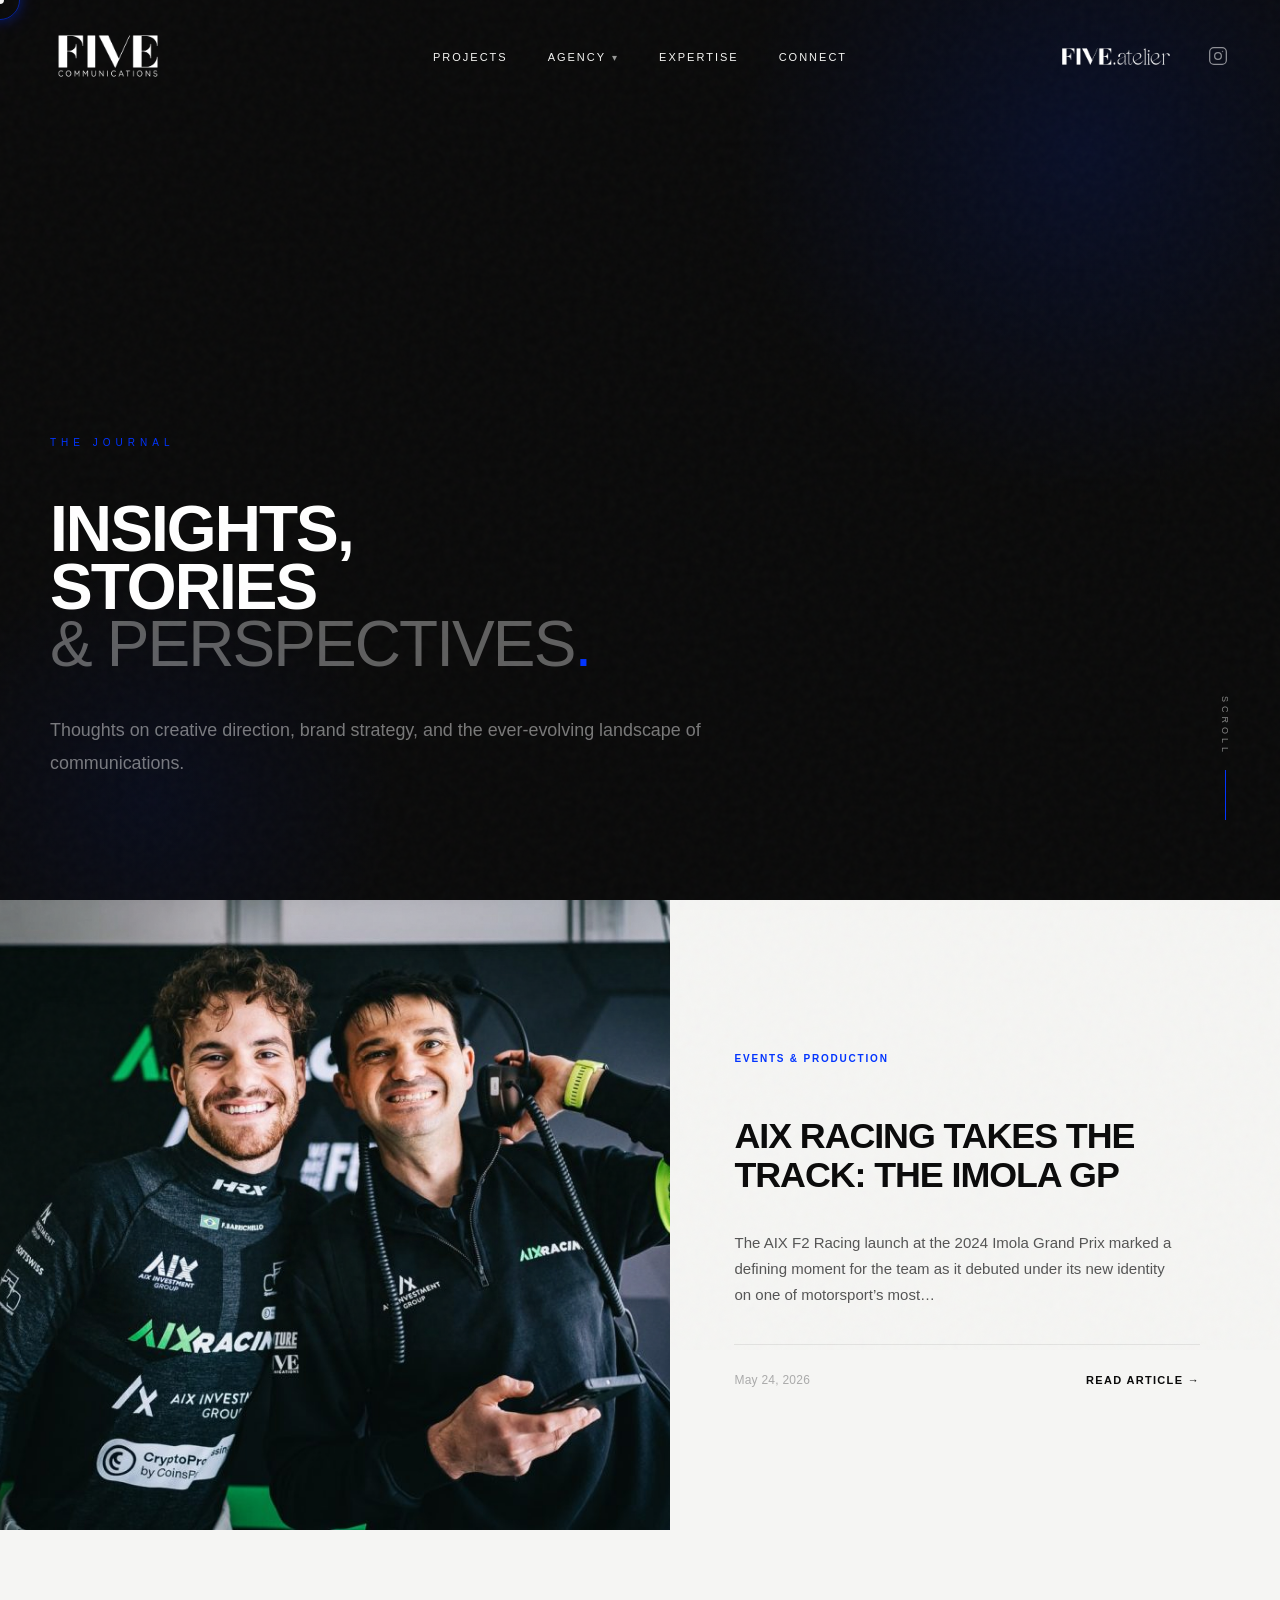
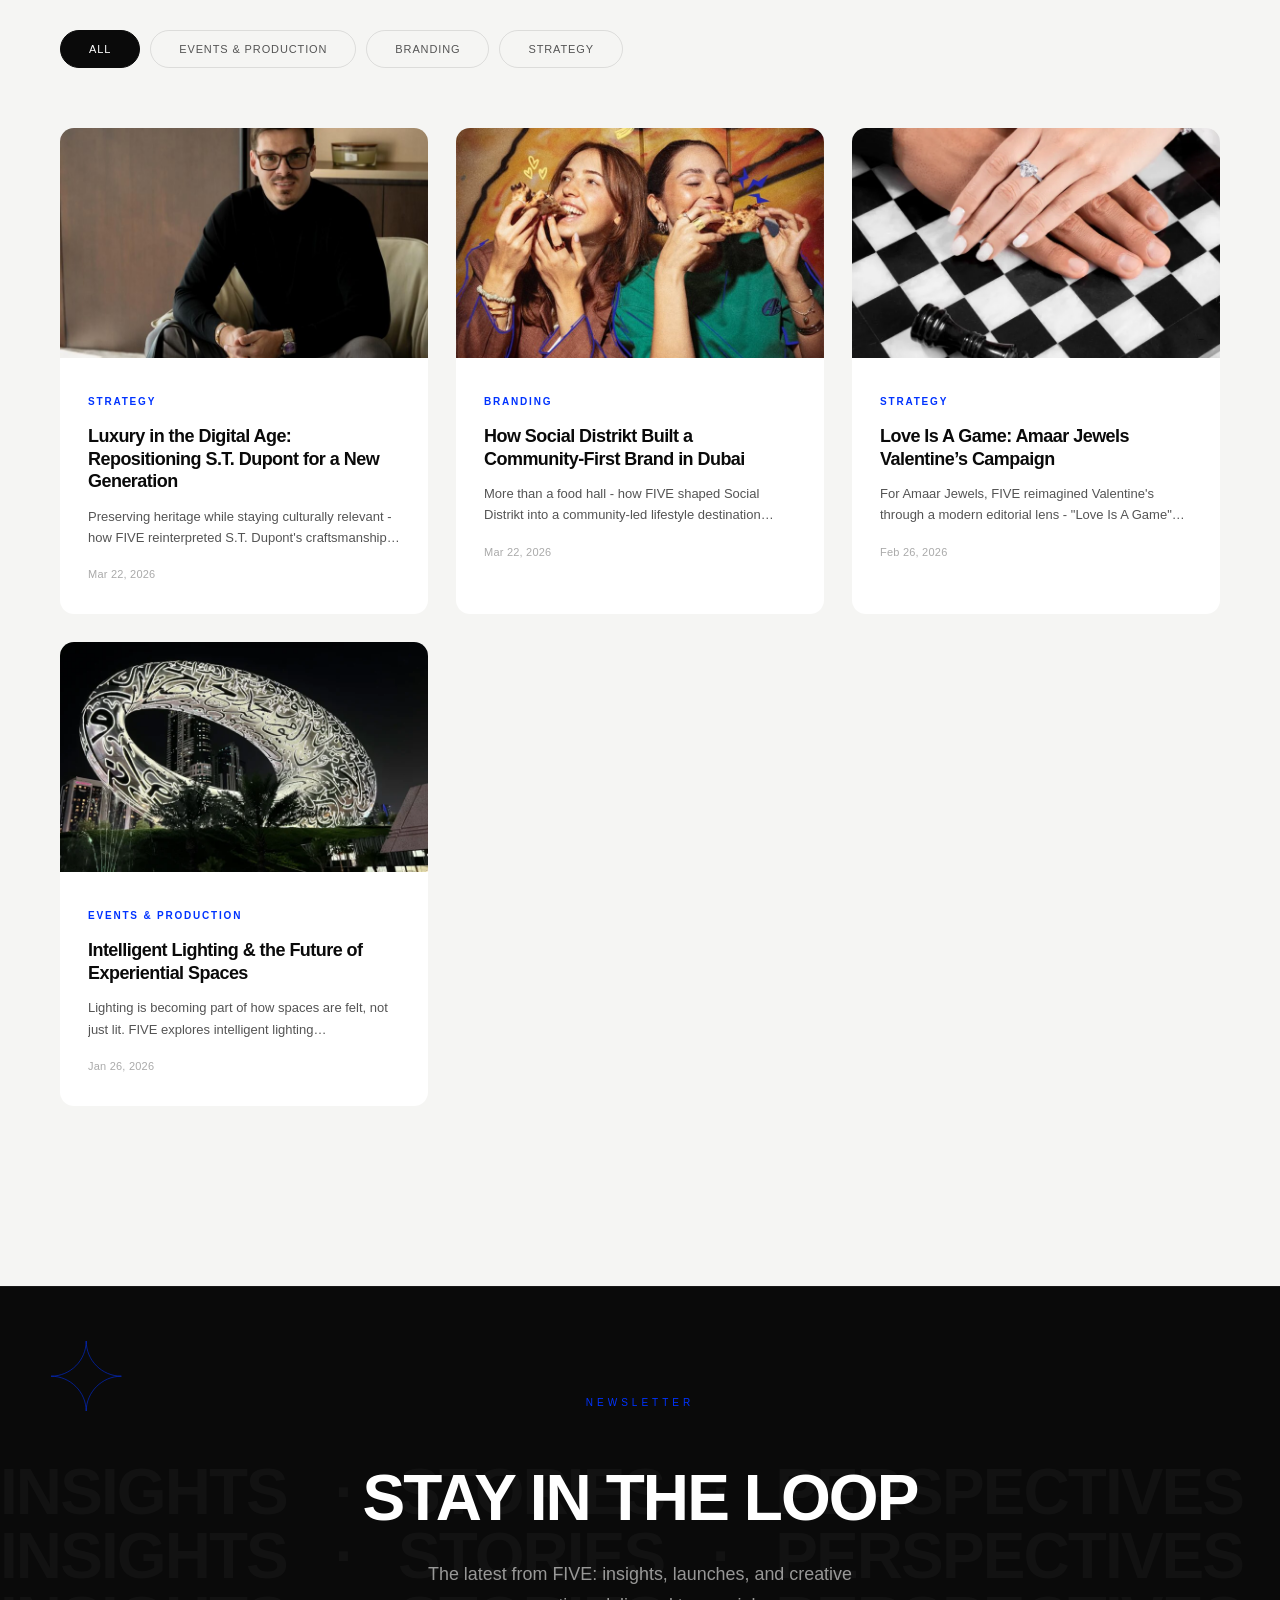
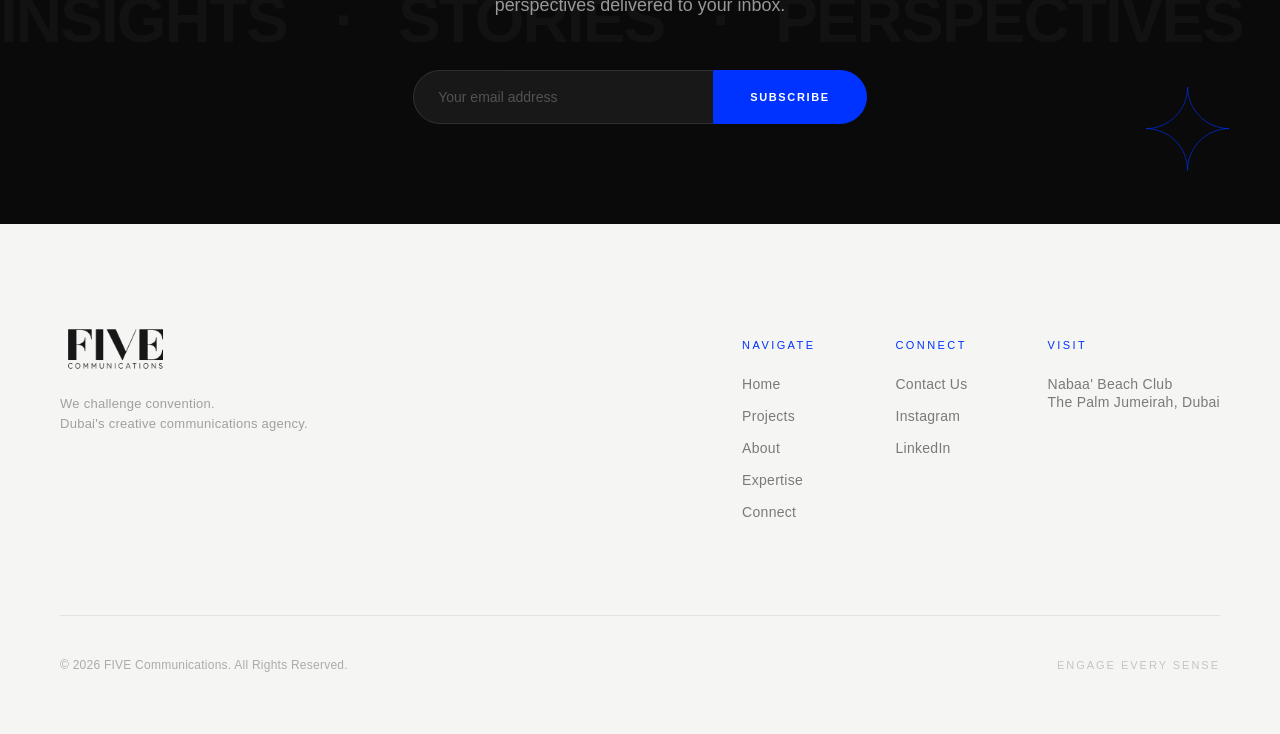
<file: journal/index.html>
<!DOCTYPE html><html lang="en-US" prefix="og: https://ogp.me/ns#"><head>
    <meta charset="UTF-8">
    <meta name="viewport" content="width=device-width, initial-scale=1">
    <link rel="profile" href="https://gmpg.org/xfn/11">
    
<!-- Search Engine Optimization by Rank Math - https://rankmath.com/ -->
<title>The Journal - Creative Agency Insights, Dubai | FIVE</title>
<meta name="description" content="Creative agency insights, Dubai - stories and perspectives from FIVE on creative direction, brand strategy, and the evolving communications landscape.">
<meta name="robots" content="index, follow, max-snippet:-1, max-video-preview:-1, max-image-preview:large">
<link rel="canonical" href="https://commfive.com/journal/">
<meta property="og:locale" content="en_US">
<meta property="og:type" content="article">
<meta property="og:title" content="The Journal - Creative Agency Insights, Dubai | FIVE">
<meta property="og:description" content="Creative agency insights, Dubai - stories and perspectives from FIVE on creative direction, brand strategy, and the evolving communications landscape.">
<meta property="og:url" content="https://commfive.com/journal/">
<meta property="og:site_name" content="FIVE Communications">
<meta property="og:updated_time" content="2026-05-26T18:53:45+00:00">
<meta property="article:published_time" content="2026-05-26T09:29:35+00:00">
<meta property="article:modified_time" content="2026-05-26T18:53:45+00:00">
<meta name="twitter:card" content="summary_large_image">
<meta name="twitter:title" content="The Journal - Creative Agency Insights, Dubai | FIVE">
<meta name="twitter:description" content="Creative agency insights, Dubai - stories and perspectives from FIVE on creative direction, brand strategy, and the evolving communications landscape.">
<meta name="twitter:label1" content="Time to read">
<meta name="twitter:data1" content="Less than a minute">
<script type="application/ld+json" class="rank-math-schema">{"@context":"https://schema.org","@graph":[{"@type":"Organization","@id":"https://commfive.com/#organization","name":"My Blog","url":"https://commfive.com"},{"@type":"WebSite","@id":"https://commfive.com/#website","url":"https://commfive.com","name":"FIVE Communications","alternateName":"FIVE","publisher":{"@id":"https://commfive.com/#organization"},"inLanguage":"en-US"},{"@type":"WebPage","@id":"https://commfive.com/journal/#webpage","url":"https://commfive.com/journal/","name":"The Journal - Creative Agency Insights, Dubai | FIVE","datePublished":"2026-05-26T09:29:35+00:00","dateModified":"2026-05-26T18:53:45+00:00","isPartOf":{"@id":"https://commfive.com/#website"},"inLanguage":"en-US"},{"@type":"Person","@id":"https://commfive.com/author/admin/","name":"admin","url":"https://commfive.com/author/admin/","image":{"@type":"ImageObject","@id":"https://secure.gravatar.com/avatar/a1371534340c43bba4c39fcc12b18343821b518d2e1f61e1f0f45c90059c5304?s=96&amp;d=mm&amp;r=g","url":"https://secure.gravatar.com/avatar/a1371534340c43bba4c39fcc12b18343821b518d2e1f61e1f0f45c90059c5304?s=96&amp;d=mm&amp;r=g","caption":"admin","inLanguage":"en-US"},"sameAs":["https://commfive.com"],"worksFor":{"@id":"https://commfive.com/#organization"}},{"@type":"Article","headline":"The Journal - Creative Agency Insights, Dubai | FIVE","keywords":"creative agency insights Dubai","datePublished":"2026-05-26T09:29:35+00:00","dateModified":"2026-05-26T18:53:45+00:00","author":{"@id":"https://commfive.com/author/admin/","name":"admin"},"publisher":{"@id":"https://commfive.com/#organization"},"description":"Creative agency insights, Dubai - stories and perspectives from FIVE on creative direction, brand strategy, and the evolving communications landscape.","name":"The Journal - Creative Agency Insights, Dubai | FIVE","@id":"https://commfive.com/journal/#richSnippet","isPartOf":{"@id":"https://commfive.com/journal/#webpage"},"inLanguage":"en-US","mainEntityOfPage":{"@id":"https://commfive.com/journal/#webpage"}}]}</script>
<!-- /Rank Math WordPress SEO plugin -->

<link rel="dns-prefetch" href="//cdnjs.cloudflare.com">
<link rel="dns-prefetch" href="//cdn.jsdelivr.net">
<link rel="dns-prefetch" href="//unpkg.com">
<link rel="alternate" title="oEmbed (JSON)" type="application/json+oembed" href="https://commfive.com/wp-json/oembed/1.0/embed?url=https%3A%2F%2Fcommfive.com%2Fjournal%2F">
<link rel="alternate" title="oEmbed (XML)" type="text/xml+oembed" href="https://commfive.com/wp-json/oembed/1.0/embed?url=https%3A%2F%2Fcommfive.com%2Fjournal%2F&amp;format=xml">
<style id="wp-img-auto-sizes-contain-inline-css">
img:is([sizes=auto i],[sizes^="auto," i]){contain-intrinsic-size:3000px 1500px}
/*# sourceURL=wp-img-auto-sizes-contain-inline-css */
</style>
<link rel="stylesheet" id="five-theme-css" href="../wp-content/themes/five/style_ver%3D1788542738.css" media="all">
<style id="wp-emoji-styles-inline-css">

	img.wp-smiley, img.emoji {
		display: inline !important;
		border: none !important;
		box-shadow: none !important;
		height: 1em !important;
		width: 1em !important;
		margin: 0 0.07em !important;
		vertical-align: -0.1em !important;
		background: none !important;
		padding: 0 !important;
	}
/*# sourceURL=wp-emoji-styles-inline-css */
</style>
<style id="wp-block-library-inline-css">
:root{--wp-block-synced-color:#7a00df;--wp-block-synced-color--rgb:122,0,223;--wp-bound-block-color:var(--wp-block-synced-color);--wp-editor-canvas-background:#ddd;--wp-admin-theme-color:#007cba;--wp-admin-theme-color--rgb:0,124,186;--wp-admin-theme-color-darker-10:#006ba1;--wp-admin-theme-color-darker-10--rgb:0,107,160.5;--wp-admin-theme-color-darker-20:#005a87;--wp-admin-theme-color-darker-20--rgb:0,90,135;--wp-admin-border-width-focus:2px}@media (min-resolution:192dpi){:root{--wp-admin-border-width-focus:1.5px}}.wp-element-button{cursor:pointer}:root .has-very-light-gray-background-color{background-color:#eee}:root .has-very-dark-gray-background-color{background-color:#313131}:root .has-very-light-gray-color{color:#eee}:root .has-very-dark-gray-color{color:#313131}:root .has-vivid-green-cyan-to-vivid-cyan-blue-gradient-background{background:linear-gradient(135deg,#00d084,#0693e3)}:root .has-purple-crush-gradient-background{background:linear-gradient(135deg,#34e2e4,#4721fb 50%,#ab1dfe)}:root .has-hazy-dawn-gradient-background{background:linear-gradient(135deg,#faaca8,#dad0ec)}:root .has-subdued-olive-gradient-background{background:linear-gradient(135deg,#fafae1,#67a671)}:root .has-atomic-cream-gradient-background{background:linear-gradient(135deg,#fdd79a,#004a59)}:root .has-nightshade-gradient-background{background:linear-gradient(135deg,#330968,#31cdcf)}:root .has-midnight-gradient-background{background:linear-gradient(135deg,#020381,#2874fc)}:root{--wp--preset--font-size--normal:16px;--wp--preset--font-size--huge:42px}.has-regular-font-size{font-size:1em}.has-larger-font-size{font-size:2.625em}.has-normal-font-size{font-size:var(--wp--preset--font-size--normal)}.has-huge-font-size{font-size:var(--wp--preset--font-size--huge)}:root .has-text-align-center{text-align:center}:root .has-text-align-left{text-align:left}:root .has-text-align-right{text-align:right}.has-fit-text{white-space:nowrap!important}#end-resizable-editor-section{display:none}.aligncenter{clear:both}.items-justified-left{justify-content:flex-start}.items-justified-center{justify-content:center}.items-justified-right{justify-content:flex-end}.items-justified-space-between{justify-content:space-between}.screen-reader-text{word-wrap:normal!important;border:0;clip-path:inset(50%);height:1px;margin:-1px;overflow:hidden;padding:0;position:absolute;width:1px;word-break:normal!important}.screen-reader-text:focus{background-color:#ddd;clip-path:none;color:#444;display:block;font-size:1em;height:auto;left:5px;line-height:normal;padding:15px 23px 14px;text-decoration:none;top:5px;width:auto;z-index:100000}html :where(.has-border-color){border-style:solid}html :where([style^=border-color],[style*=";border-color"],[style*="; border-color"]){border-style:solid}html :where([style^=border-top-color],[style*=";border-top-color"],[style*="; border-top-color"]){border-top-style:solid}html :where([style^=border-right-color],[style*=";border-right-color"],[style*="; border-right-color"]){border-right-style:solid}html :where([style^=border-bottom-color],[style*=";border-bottom-color"],[style*="; border-bottom-color"]){border-bottom-style:solid}html :where([style^=border-left-color],[style*=";border-left-color"],[style*="; border-left-color"]){border-left-style:solid}html :where([style^=border-width],[style*=";border-width"],[style*="; border-width"]){border-style:solid}html :where([style^=border-top-width],[style*=";border-top-width"],[style*="; border-top-width"]){border-top-style:solid}html :where([style^=border-right-width],[style*=";border-right-width"],[style*="; border-right-width"]){border-right-style:solid}html :where([style^=border-bottom-width],[style*=";border-bottom-width"],[style*="; border-bottom-width"]){border-bottom-style:solid}html :where([style^=border-left-width],[style*=";border-left-width"],[style*="; border-left-width"]){border-left-style:solid}html :where(img[class*=wp-image-]){height:auto;max-width:100%}:where(figure){margin:0 0 1em}html :where(.is-position-sticky){--wp-admin--admin-bar--position-offset:var(--wp-admin--admin-bar--height,0px)}@media screen and (max-width:600px){html :where(.is-position-sticky){--wp-admin--admin-bar--position-offset:0px}}

/*# sourceURL=/wp-includes/css/dist/block-library/common.min.css */
</style>
<style id="wp-block-paragraph-inline-css">
.is-small-text{font-size:.875em}.is-regular-text{font-size:1em}.is-large-text{font-size:2.25em}.is-larger-text{font-size:3em}.has-drop-cap:not(:focus):first-letter{float:left;font-size:8.4em;font-style:normal;font-weight:100;line-height:.68;margin:.05em .1em 0 0;text-transform:uppercase}body.rtl .has-drop-cap:not(:focus):first-letter{float:none;margin-left:.1em}p.has-drop-cap.has-background{overflow:hidden}:root :where(p.has-background){padding:1.25em 2.375em}:where(p.has-text-color:not(.has-link-color)) a{color:inherit}p.has-text-align-left[style*="writing-mode:vertical-lr"],p.has-text-align-right[style*="writing-mode:vertical-rl"]{rotate:180deg}
/*# sourceURL=https://commfive.com/wp-includes/blocks/paragraph/style.min.css */
</style>

<style id="classic-theme-styles-inline-css">
/*! This file is auto-generated */
.wp-block-button__link{color:#fff;background-color:#32373c;border-radius:9999px;box-shadow:none;text-decoration:none;padding:calc(.667em + 2px) calc(1.333em + 2px);font-size:1.125em}.wp-block-file__button{background:#32373c;color:#fff;text-decoration:none}
/*# sourceURL=/wp-includes/css/classic-themes.min.css */
</style>

<style id="global-styles-inline-css">
:root{--wp--preset--aspect-ratio--square: 1;--wp--preset--aspect-ratio--4-3: 4/3;--wp--preset--aspect-ratio--3-4: 3/4;--wp--preset--aspect-ratio--3-2: 3/2;--wp--preset--aspect-ratio--2-3: 2/3;--wp--preset--aspect-ratio--16-9: 16/9;--wp--preset--aspect-ratio--9-16: 9/16;--wp--preset--color--black: #000000;--wp--preset--color--cyan-bluish-gray: #abb8c3;--wp--preset--color--white: #ffffff;--wp--preset--color--pale-pink: #f78da7;--wp--preset--color--vivid-red: #cf2e2e;--wp--preset--color--luminous-vivid-orange: #ff6900;--wp--preset--color--luminous-vivid-amber: #fcb900;--wp--preset--color--light-green-cyan: #7bdcb5;--wp--preset--color--vivid-green-cyan: #00d084;--wp--preset--color--pale-cyan-blue: #8ed1fc;--wp--preset--color--vivid-cyan-blue: #0693e3;--wp--preset--color--vivid-purple: #9b51e0;--wp--preset--gradient--vivid-cyan-blue-to-vivid-purple: linear-gradient(135deg,rgb(6,147,227) 0%,rgb(155,81,224) 100%);--wp--preset--gradient--light-green-cyan-to-vivid-green-cyan: linear-gradient(135deg,rgb(122,220,180) 0%,rgb(0,208,130) 100%);--wp--preset--gradient--luminous-vivid-amber-to-luminous-vivid-orange: linear-gradient(135deg,rgb(252,185,0) 0%,rgb(255,105,0) 100%);--wp--preset--gradient--luminous-vivid-orange-to-vivid-red: linear-gradient(135deg,rgb(255,105,0) 0%,rgb(207,46,46) 100%);--wp--preset--gradient--very-light-gray-to-cyan-bluish-gray: linear-gradient(135deg,rgb(238,238,238) 0%,rgb(169,184,195) 100%);--wp--preset--gradient--cool-to-warm-spectrum: linear-gradient(135deg,rgb(74,234,220) 0%,rgb(151,120,209) 20%,rgb(207,42,186) 40%,rgb(238,44,130) 60%,rgb(251,105,98) 80%,rgb(254,248,76) 100%);--wp--preset--gradient--blush-light-purple: linear-gradient(135deg,rgb(255,206,236) 0%,rgb(152,150,240) 100%);--wp--preset--gradient--blush-bordeaux: linear-gradient(135deg,rgb(254,205,165) 0%,rgb(254,45,45) 50%,rgb(107,0,62) 100%);--wp--preset--gradient--luminous-dusk: linear-gradient(135deg,rgb(255,203,112) 0%,rgb(199,81,192) 50%,rgb(65,88,208) 100%);--wp--preset--gradient--pale-ocean: linear-gradient(135deg,rgb(255,245,203) 0%,rgb(182,227,212) 50%,rgb(51,167,181) 100%);--wp--preset--gradient--electric-grass: linear-gradient(135deg,rgb(202,248,128) 0%,rgb(113,206,126) 100%);--wp--preset--gradient--midnight: linear-gradient(135deg,rgb(2,3,129) 0%,rgb(40,116,252) 100%);--wp--preset--font-size--small: 13px;--wp--preset--font-size--medium: 20px;--wp--preset--font-size--large: 36px;--wp--preset--font-size--x-large: 42px;--wp--preset--spacing--20: 0.44rem;--wp--preset--spacing--30: 0.67rem;--wp--preset--spacing--40: 1rem;--wp--preset--spacing--50: 1.5rem;--wp--preset--spacing--60: 2.25rem;--wp--preset--spacing--70: 3.38rem;--wp--preset--spacing--80: 5.06rem;--wp--preset--shadow--natural: 6px 6px 9px rgba(0, 0, 0, 0.2);--wp--preset--shadow--deep: 12px 12px 50px rgba(0, 0, 0, 0.4);--wp--preset--shadow--sharp: 6px 6px 0px rgba(0, 0, 0, 0.2);--wp--preset--shadow--outlined: 6px 6px 0px -3px rgb(255, 255, 255), 6px 6px rgb(0, 0, 0);--wp--preset--shadow--crisp: 6px 6px 0px rgb(0, 0, 0);}.wp-block-button{--wp--preset--dimension--25: 25%;--wp--preset--dimension--50: 50%;--wp--preset--dimension--75: 75%;--wp--preset--dimension--100: 100%;}:where(body) { margin: 0; }:where(.is-layout-flex){gap: 0.5em;}:where(.is-layout-grid){gap: 0.5em;}body .is-layout-flex{display: flex;}.is-layout-flex{flex-wrap: wrap;align-items: center;}.is-layout-flex > :is(*, div){margin: 0;}body .is-layout-grid{display: grid;}.is-layout-grid > :is(*, div){margin: 0;}body{padding-top: 0px;padding-right: 0px;padding-bottom: 0px;padding-left: 0px;}:root :where(.wp-element-button, .wp-block-button__link){background-color: #32373c;border-width: 0;color: #fff;font-family: inherit;font-size: inherit;font-style: inherit;font-weight: inherit;letter-spacing: inherit;line-height: inherit;padding-top: calc(0.667em + 2px);padding-right: calc(1.333em + 2px);padding-bottom: calc(0.667em + 2px);padding-left: calc(1.333em + 2px);text-decoration: none;text-transform: inherit;}.has-black-color{color: var(--wp--preset--color--black) !important;}.has-cyan-bluish-gray-color{color: var(--wp--preset--color--cyan-bluish-gray) !important;}.has-white-color{color: var(--wp--preset--color--white) !important;}.has-pale-pink-color{color: var(--wp--preset--color--pale-pink) !important;}.has-vivid-red-color{color: var(--wp--preset--color--vivid-red) !important;}.has-luminous-vivid-orange-color{color: var(--wp--preset--color--luminous-vivid-orange) !important;}.has-luminous-vivid-amber-color{color: var(--wp--preset--color--luminous-vivid-amber) !important;}.has-light-green-cyan-color{color: var(--wp--preset--color--light-green-cyan) !important;}.has-vivid-green-cyan-color{color: var(--wp--preset--color--vivid-green-cyan) !important;}.has-pale-cyan-blue-color{color: var(--wp--preset--color--pale-cyan-blue) !important;}.has-vivid-cyan-blue-color{color: var(--wp--preset--color--vivid-cyan-blue) !important;}.has-vivid-purple-color{color: var(--wp--preset--color--vivid-purple) !important;}.has-black-background-color{background-color: var(--wp--preset--color--black) !important;}.has-cyan-bluish-gray-background-color{background-color: var(--wp--preset--color--cyan-bluish-gray) !important;}.has-white-background-color{background-color: var(--wp--preset--color--white) !important;}.has-pale-pink-background-color{background-color: var(--wp--preset--color--pale-pink) !important;}.has-vivid-red-background-color{background-color: var(--wp--preset--color--vivid-red) !important;}.has-luminous-vivid-orange-background-color{background-color: var(--wp--preset--color--luminous-vivid-orange) !important;}.has-luminous-vivid-amber-background-color{background-color: var(--wp--preset--color--luminous-vivid-amber) !important;}.has-light-green-cyan-background-color{background-color: var(--wp--preset--color--light-green-cyan) !important;}.has-vivid-green-cyan-background-color{background-color: var(--wp--preset--color--vivid-green-cyan) !important;}.has-pale-cyan-blue-background-color{background-color: var(--wp--preset--color--pale-cyan-blue) !important;}.has-vivid-cyan-blue-background-color{background-color: var(--wp--preset--color--vivid-cyan-blue) !important;}.has-vivid-purple-background-color{background-color: var(--wp--preset--color--vivid-purple) !important;}.has-black-border-color{border-color: var(--wp--preset--color--black) !important;}.has-cyan-bluish-gray-border-color{border-color: var(--wp--preset--color--cyan-bluish-gray) !important;}.has-white-border-color{border-color: var(--wp--preset--color--white) !important;}.has-pale-pink-border-color{border-color: var(--wp--preset--color--pale-pink) !important;}.has-vivid-red-border-color{border-color: var(--wp--preset--color--vivid-red) !important;}.has-luminous-vivid-orange-border-color{border-color: var(--wp--preset--color--luminous-vivid-orange) !important;}.has-luminous-vivid-amber-border-color{border-color: var(--wp--preset--color--luminous-vivid-amber) !important;}.has-light-green-cyan-border-color{border-color: var(--wp--preset--color--light-green-cyan) !important;}.has-vivid-green-cyan-border-color{border-color: var(--wp--preset--color--vivid-green-cyan) !important;}.has-pale-cyan-blue-border-color{border-color: var(--wp--preset--color--pale-cyan-blue) !important;}.has-vivid-cyan-blue-border-color{border-color: var(--wp--preset--color--vivid-cyan-blue) !important;}.has-vivid-purple-border-color{border-color: var(--wp--preset--color--vivid-purple) !important;}.has-vivid-cyan-blue-to-vivid-purple-gradient-background{background: var(--wp--preset--gradient--vivid-cyan-blue-to-vivid-purple) !important;}.has-light-green-cyan-to-vivid-green-cyan-gradient-background{background: var(--wp--preset--gradient--light-green-cyan-to-vivid-green-cyan) !important;}.has-luminous-vivid-amber-to-luminous-vivid-orange-gradient-background{background: var(--wp--preset--gradient--luminous-vivid-amber-to-luminous-vivid-orange) !important;}.has-luminous-vivid-orange-to-vivid-red-gradient-background{background: var(--wp--preset--gradient--luminous-vivid-orange-to-vivid-red) !important;}.has-very-light-gray-to-cyan-bluish-gray-gradient-background{background: var(--wp--preset--gradient--very-light-gray-to-cyan-bluish-gray) !important;}.has-cool-to-warm-spectrum-gradient-background{background: var(--wp--preset--gradient--cool-to-warm-spectrum) !important;}.has-blush-light-purple-gradient-background{background: var(--wp--preset--gradient--blush-light-purple) !important;}.has-blush-bordeaux-gradient-background{background: var(--wp--preset--gradient--blush-bordeaux) !important;}.has-luminous-dusk-gradient-background{background: var(--wp--preset--gradient--luminous-dusk) !important;}.has-pale-ocean-gradient-background{background: var(--wp--preset--gradient--pale-ocean) !important;}.has-electric-grass-gradient-background{background: var(--wp--preset--gradient--electric-grass) !important;}.has-midnight-gradient-background{background: var(--wp--preset--gradient--midnight) !important;}.has-small-font-size{font-size: var(--wp--preset--font-size--small) !important;}.has-medium-font-size{font-size: var(--wp--preset--font-size--medium) !important;}.has-large-font-size{font-size: var(--wp--preset--font-size--large) !important;}.has-x-large-font-size{font-size: var(--wp--preset--font-size--x-large) !important;}
/*# sourceURL=global-styles-inline-css */
</style>

<script id="gsap-js" src="../cdnjs.cloudflare.com/ajax/libs/gsap/3.12.5/gsap.min_ver%3D3.12.5.js"></script>
<script id="gsap-scrolltrigger-js" src="../cdnjs.cloudflare.com/ajax/libs/gsap/3.12.5/ScrollTrigger.min_ver%3D3.12.5.js"></script>
<script id="gsap-splittext-js" src="../cdn.jsdelivr.net/npm/gsap%403.13.0/dist/SplitText.min_ver%3D3.13.0.js"></script>
<script id="gsap-scrambletext-js" src="../cdn.jsdelivr.net/npm/gsap%403.13.0/dist/ScrambleTextPlugin.min_ver%3D3.13.0.js"></script>
<script id="lenis-js" src="../unpkg.com/lenis%401.1.13/dist/lenis.min_ver%3D1.1.13.js"></script>
<link rel="https://api.w.org/" href="https://commfive.com/wp-json/"><link rel="alternate" title="JSON" type="application/json" href="https://commfive.com/wp-json/wp/v2/pages/89"><link rel="shortlink" href="https://commfive.com/?p=89">
<link rel="icon" href="../wp-content/uploads/2026/05/cropped-Five-Communications-Logo-32x32.jpg" sizes="32x32">
<link rel="icon" href="../wp-content/uploads/2026/05/cropped-Five-Communications-Logo-192x192.jpg" sizes="192x192">
<link rel="apple-touch-icon" href="../wp-content/uploads/2026/05/cropped-Five-Communications-Logo-180x180.jpg">
<meta name="msapplication-TileImage" content="https://commfive.com/wp-content/uploads/2026/05/cropped-Five-Communications-Logo-270x270.jpg">
</head>

<body class="wp-singular page-template page-template-template-blog page-template-template-blog-php page page-id-89 wp-theme-five">

<!-- Custom Cursor -->
<div class="cursor-dot" id="cursorDot"></div>
<div class="cursor-ring" id="cursorRing"></div>

<!-- Noise Overlay -->
<div class="noise"></div>

<!-- ========== FIXED NAVIGATION ========== -->
<header class="hero-nav" id="heroNav">
    <div class="hero-nav-inner">
        <a href="../index.html" class="hero-nav-logo-link">
            <div class="hero-nav-logo-wrapper">
                <img src="../wp-content/themes/five/images/fivelogowhite.png" alt="FIVE Communications" class="hero-nav-logo-img">
            </div>
        </a>

        <button class="nav-burger" id="navBurger" aria-label="Open menu">
            <span class="burger-line"></span>
            <span class="burger-line"></span>
        </button>

        <ul class="hero-nav-menu">
            <li class="nav-item">
                <a href="../projects/index.html" class="hero-nav-link">PROJECTS</a>
            </li>
            <li class="nav-item has-dropdown">
                <a href="../about/index.html" class="hero-nav-link">AGENCY</a>
                <ul class="dropdown-menu">
                    <li><a href="../about/index.html" class="dropdown-link">About</a></li>
                    <li><a href="index.html" class="dropdown-link">Journal</a></li>
                </ul>
            </li>
            <li class="nav-item">
                <a href="../expertise/index.html" class="hero-nav-link">EXPERTISE</a>
            </li>
            <li class="nav-item">
                <a href="../connect/index.html" class="hero-nav-link">CONNECT</a>
            </li>
        </ul>

        <div class="hero-nav-right">
            <a href="../atelier/index.html" class="hero-nav-atelier-link" aria-label="FIVE Atelier — coming soon">
                <img src="../wp-content/themes/five/images/five-atelier-white.png" alt="FIVE Atelier" class="hero-nav-atelier-img">
            </a>
            <a href="https://www.instagram.com/five.communications/" target="_blank" rel="noopener" class="hero-nav-social-link" aria-label="FIVE on Instagram">
                <svg width="20" height="20" viewBox="0 0 24 24" fill="none" xmlns="http://www.w3.org/2000/svg" aria-hidden="true">
                    <rect x="2" y="2" width="20" height="20" rx="5" ry="5" stroke="currentColor" stroke-width="1.5" stroke-linecap="round" stroke-linejoin="round"></rect>
                    <circle cx="12" cy="12" r="4" stroke="currentColor" stroke-width="1.5"></circle>
                    <circle cx="17.5" cy="6.5" r="0.5" fill="currentColor" stroke="currentColor" stroke-width="0.5"></circle>
                </svg>
            </a>
        </div>
    </div>
</header>

<!-- Fullscreen Mobile Nav Overlay -->
<div class="mobile-nav-overlay" id="mobileNavOverlay">
    <nav class="mobile-nav-inner">
        <div class="mobile-nav-group">
            <a href="../index.html" class="mobile-nav-link">Home</a>
        </div>
        <div class="mobile-nav-group">
            <a href="../projects/index.html" class="mobile-nav-link">Projects</a>
        </div>
        <div class="mobile-nav-group">
            <a href="../about/index.html" class="mobile-nav-link">Agency</a>
            <div class="mobile-nav-sub">
                <a href="../about/index.html">About</a>
                <a href="index.html" style="color:var(--color-blue)">Journal</a>
            </div>
        </div>
        <div class="mobile-nav-group">
            <a href="../expertise/index.html" class="mobile-nav-link">Expertise</a>
        </div>
        <div class="mobile-nav-group">
            <a href="../connect/index.html" class="mobile-nav-link">Connect</a>
        </div>
        <div class="mobile-nav-group">
            <a href="../atelier/index.html" class="mobile-nav-atelier-link" aria-label="FIVE Atelier — coming soon">
                <img src="../wp-content/themes/five/images/five-atelier-white.png" alt="FIVE Atelier" class="mobile-nav-atelier-img">
            </a>
        </div>
    </nav>
    <div class="mobile-nav-footer">
        <a href="https://www.instagram.com/five.communications/" target="_blank" rel="noopener" class="mobile-nav-social">Instagram</a>
        <a href="https://www.linkedin.com/company/five-communications/" target="_blank" rel="noopener" class="mobile-nav-social">LinkedIn</a>
    </div>
</div>

<div id="page" class="site">
<main id="main" class="site-main">


    <!-- ════════════════════════════════════════════════════
         BLOG HERO
         ════════════════════════════════════════════════════ -->
    <section class="blog-hero">
        <div class="blog-hero-inner">
            <div class="blog-hero-eyebrow" id="blogHeroEyebrow">
                <span class="blog-hero-eyebrow-line"></span>
                <span class="blog-hero-eyebrow-text">The Journal</span>
            </div>
            <h1 class="blog-hero-title" id="blogHeroTitle">
                <span class="line"><span>Insights,</span></span>
                <span class="line"><span>Stories</span></span>
                <span class="line"><span class="thin">&amp; Perspectives<span class="accent">.</span></span></span>
            </h1>
            <p class="blog-hero-subtitle" id="blogHeroSub"><span>Thoughts on creative direction, brand strategy, and the ever-evolving landscape of communications.</span></p>
        </div>
        <div class="hero-scroll">
            <span class="hero-scroll-text">Scroll</span>
            <div class="hero-scroll-line"><div class="hero-scroll-fill"></div></div>
        </div>
    </section>


    <!-- ════════════════════════════════════════════════════
         FEATURED POST
         ════════════════════════════════════════════════════ -->
        <section class="blog-featured-section" id="blogFeaturedSection">
        <a class="blog-featured-card" id="blogFeaturedCard" href="../2026/05/24/behind-the-scenes-aix-f2-racing-launch-at-imola-gp/index.html">
            <div class="blog-featured-img-wrap">
                                    <img src="../wp-content/uploads/2026/03/AIX-F2-Racing-1024x683.jpg" alt="AIX Racing Takes the Track: The Imola GP">
                            </div>
            <div class="blog-featured-content">
                <p class="blog-featured-cat">Events &amp; Production</p>
                <h2 class="blog-featured-title">AIX Racing Takes the Track: The Imola GP</h2>
                <p class="blog-featured-excerpt">The AIX F2 Racing launch at the 2024 Imola Grand Prix marked a defining moment for the team as it debuted under its new identity on one of motorsport’s most…</p>
                <div class="blog-featured-meta">
                    <span class="blog-featured-date">May 24, 2026</span>
                    <span class="blog-featured-read">Read article <span class="arrow">→</span></span>
                </div>
            </div>
        </a>
    </section>
    

    <!-- ════════════════════════════════════════════════════
         CATEGORY FILTERS + POST GRID
         ════════════════════════════════════════════════════ -->
    <section class="blog-listing" id="blogListing">

        <!-- Category Filter Bar -->
        <div class="blog-filter-bar" id="blogFilterBar">
            <button class="blog-filter-btn active" data-cat="all">All</button>
                            <button class="blog-filter-btn" data-cat="events-production">Events &amp; Production</button>
                            <button class="blog-filter-btn" data-cat="branding">Branding</button>
                            <button class="blog-filter-btn" data-cat="strategy">Strategy</button>
                    </div>

        <!-- Post Grid -->
        <div class="blog-grid" id="blogGrid">
                            <a class="blog-card" href="../2026/03/22/luxury-in-the-digital-age-repositioning-s-t-dupont-for-a-new-generation/index.html" data-cat="strategy" id="blogCard1">
                    <div class="blog-card-img">
                                                    <img src="../wp-content/uploads/2026/03/ST-Dupont-e1779729976640-768x654.jpg" alt="Luxury in the Digital Age: Repositioning S.T. Dupont for a New Generation" loading="lazy">
                                            </div>
                    <div class="blog-card-body">
                        <p class="blog-card-cat">Strategy</p>
                        <h3 class="blog-card-title">Luxury in the Digital Age: Repositioning S.T. Dupont for a New Generation</h3>
                        <p class="blog-card-excerpt">Preserving heritage while staying culturally relevant - how FIVE reinterpreted S.T. Dupont's craftsmanship and design language…</p>
                        <span class="blog-card-date">Mar 22, 2026</span>
                    </div>
                </a>
                            <a class="blog-card" href="../2026/03/22/how-social-distrikt-built-a-community-first-brand-in-dubai/index.html" data-cat="branding" id="blogCard2">
                    <div class="blog-card-img">
                                                    <img src="../wp-content/uploads/2026/03/Social-Distrikt-768x960.jpg" alt="How Social Distrikt Built a Community-First Brand in Dubai" loading="lazy">
                                            </div>
                    <div class="blog-card-body">
                        <p class="blog-card-cat">Branding</p>
                        <h3 class="blog-card-title">How Social Distrikt Built a Community-First Brand in Dubai</h3>
                        <p class="blog-card-excerpt">More than a food hall - how FIVE shaped Social Distrikt into a community-led lifestyle destination…</p>
                        <span class="blog-card-date">Mar 22, 2026</span>
                    </div>
                </a>
                            <a class="blog-card" href="../2026/02/26/love-is-a-game-amaar-jewels-valentines-campaign/index.html" data-cat="strategy" id="blogCard3">
                    <div class="blog-card-img">
                                                    <img src="../wp-content/uploads/2026/05/amaar-love-is-a-game-768x1153.webp" alt="Love Is A Game: Amaar Jewels Valentine’s Campaign" loading="lazy">
                                            </div>
                    <div class="blog-card-body">
                        <p class="blog-card-cat">Strategy</p>
                        <h3 class="blog-card-title">Love Is A Game: Amaar Jewels Valentine’s Campaign</h3>
                        <p class="blog-card-excerpt">For Amaar Jewels, FIVE reimagined Valentine's through a modern editorial lens - "Love Is A Game"…</p>
                        <span class="blog-card-date">Feb 26, 2026</span>
                    </div>
                </a>
                            <a class="blog-card" href="../2026/01/26/intelligent-lighting-the-future-of-experiential-spaces/index.html" data-cat="events-production" id="blogCard4">
                    <div class="blog-card-img">
                                                    <img src="../wp-content/uploads/2026/05/museum-of-the-future-lighting-768x576.webp" alt="Intelligent Lighting &amp; the Future of Experiential Spaces" loading="lazy">
                                            </div>
                    <div class="blog-card-body">
                        <p class="blog-card-cat">Events &amp; Production</p>
                        <h3 class="blog-card-title">Intelligent Lighting &amp; the Future of Experiential Spaces</h3>
                        <p class="blog-card-excerpt">Lighting is becoming part of how spaces are felt, not just lit. FIVE explores intelligent lighting…</p>
                        <span class="blog-card-date">Jan 26, 2026</span>
                    </div>
                </a>
                    </div><!-- /.blog-grid -->

        <!-- Pagination -->
        <div class="blog-pagination">
                    </div>

        
    </section>


    <!-- ════════════════════════════════════════════════════
         NEWSLETTER CTA
         ════════════════════════════════════════════════════ -->
    <section class="blog-newsletter" id="blogNewsletter">

        <!-- Scrolling marquee background (matches site CTA banners) -->
        <div class="blog-nl-marquee" aria-hidden="true">
            <div class="blog-nl-marquee-row nl-marquee-rtl"><span>INSIGHTS&nbsp;&nbsp;&nbsp;·&nbsp;&nbsp;&nbsp;STORIES&nbsp;&nbsp;&nbsp;·&nbsp;&nbsp;&nbsp;PERSPECTIVES&nbsp;&nbsp;&nbsp;·&nbsp;&nbsp;&nbsp;INSIGHTS&nbsp;&nbsp;&nbsp;·&nbsp;&nbsp;&nbsp;STORIES&nbsp;&nbsp;&nbsp;·&nbsp;&nbsp;&nbsp;PERSPECTIVES&nbsp;&nbsp;&nbsp;·&nbsp;&nbsp;&nbsp;</span><span>INSIGHTS&nbsp;&nbsp;&nbsp;·&nbsp;&nbsp;&nbsp;STORIES&nbsp;&nbsp;&nbsp;·&nbsp;&nbsp;&nbsp;PERSPECTIVES&nbsp;&nbsp;&nbsp;·&nbsp;&nbsp;&nbsp;INSIGHTS&nbsp;&nbsp;&nbsp;·&nbsp;&nbsp;&nbsp;STORIES&nbsp;&nbsp;&nbsp;·&nbsp;&nbsp;&nbsp;PERSPECTIVES&nbsp;&nbsp;&nbsp;·&nbsp;&nbsp;&nbsp;</span></div>
            <div class="blog-nl-marquee-row nl-marquee-ltr"><span>INSIGHTS&nbsp;&nbsp;&nbsp;·&nbsp;&nbsp;&nbsp;STORIES&nbsp;&nbsp;&nbsp;·&nbsp;&nbsp;&nbsp;PERSPECTIVES&nbsp;&nbsp;&nbsp;·&nbsp;&nbsp;&nbsp;INSIGHTS&nbsp;&nbsp;&nbsp;·&nbsp;&nbsp;&nbsp;STORIES&nbsp;&nbsp;&nbsp;·&nbsp;&nbsp;&nbsp;PERSPECTIVES&nbsp;&nbsp;&nbsp;·&nbsp;&nbsp;&nbsp;</span><span>INSIGHTS&nbsp;&nbsp;&nbsp;·&nbsp;&nbsp;&nbsp;STORIES&nbsp;&nbsp;&nbsp;·&nbsp;&nbsp;&nbsp;PERSPECTIVES&nbsp;&nbsp;&nbsp;·&nbsp;&nbsp;&nbsp;INSIGHTS&nbsp;&nbsp;&nbsp;·&nbsp;&nbsp;&nbsp;STORIES&nbsp;&nbsp;&nbsp;·&nbsp;&nbsp;&nbsp;PERSPECTIVES&nbsp;&nbsp;&nbsp;·&nbsp;&nbsp;&nbsp;</span></div>
            <div class="blog-nl-marquee-row nl-marquee-rtl"><span>INSIGHTS&nbsp;&nbsp;&nbsp;·&nbsp;&nbsp;&nbsp;STORIES&nbsp;&nbsp;&nbsp;·&nbsp;&nbsp;&nbsp;PERSPECTIVES&nbsp;&nbsp;&nbsp;·&nbsp;&nbsp;&nbsp;INSIGHTS&nbsp;&nbsp;&nbsp;·&nbsp;&nbsp;&nbsp;STORIES&nbsp;&nbsp;&nbsp;·&nbsp;&nbsp;&nbsp;PERSPECTIVES&nbsp;&nbsp;&nbsp;·&nbsp;&nbsp;&nbsp;</span><span>INSIGHTS&nbsp;&nbsp;&nbsp;·&nbsp;&nbsp;&nbsp;STORIES&nbsp;&nbsp;&nbsp;·&nbsp;&nbsp;&nbsp;PERSPECTIVES&nbsp;&nbsp;&nbsp;·&nbsp;&nbsp;&nbsp;INSIGHTS&nbsp;&nbsp;&nbsp;·&nbsp;&nbsp;&nbsp;STORIES&nbsp;&nbsp;&nbsp;·&nbsp;&nbsp;&nbsp;PERSPECTIVES&nbsp;&nbsp;&nbsp;·&nbsp;&nbsp;&nbsp;</span></div>
        </div>

        <!-- Four-pointed star accents -->
        <div class="blog-nl-star nl-star-tl">
            <svg viewBox="0 0 200 200" fill="none" xmlns="http://www.w3.org/2000/svg">
                <path d="M100 0 C100 55, 55 100, 0 100 C55 100, 100 145, 100 200 C100 145, 145 100, 200 100 C145 100, 100 55, 100 0Z" stroke="#0033ff" stroke-width="1.5"></path>
            </svg>
        </div>
        <div class="blog-nl-star nl-star-br">
            <svg viewBox="0 0 200 200" fill="none" xmlns="http://www.w3.org/2000/svg">
                <path d="M100 0 C100 55, 55 100, 0 100 C55 100, 100 145, 100 200 C100 145, 145 100, 200 100 C145 100, 100 55, 100 0Z" stroke="#0033ff" stroke-width="1.5"></path>
            </svg>
        </div>

        <div class="blog-newsletter-inner">
            <p class="blog-newsletter-label">Newsletter</p>
            <h2 class="blog-newsletter-title" id="nlTitle">Stay in the loop</h2>
            <p class="blog-newsletter-sub">The latest from FIVE: insights, launches, and creative perspectives delivered to your inbox.</p>
            <form class="blog-newsletter-form" id="nlForm" action="#" method="post">
                <input type="email" name="email" placeholder="Your email address" required="" class="blog-newsletter-input">
                <button type="submit" class="blog-newsletter-btn">Subscribe</button>
            </form>
        </div>
    </section>


    <!-- ════════════════════════════════════════════════════
         GSAP ANIMATIONS
         ════════════════════════════════════════════════════ -->
    <script>
    document.addEventListener('DOMContentLoaded', function() {
        if (typeof gsap === 'undefined' || typeof ScrollTrigger === 'undefined') return;
        gsap.registerPlugin(ScrollTrigger);

        /* ── Hero entrance — matches the Projects hero exactly (load-in, line by line) ── */
        gsap.from('.blog-hero-eyebrow .blog-hero-eyebrow-text', { yPercent: 110, opacity: 0, duration: 0.7, ease: 'power3.out', delay: 0.1 });
        gsap.from('.blog-hero-title .line > span', { yPercent: 110, opacity: 0, duration: 0.9, ease: 'power3.out', stagger: 0.12, delay: 0.2 });
        gsap.from('.blog-hero-subtitle > span', { yPercent: 30, opacity: 0, duration: 0.8, ease: 'power3.out', delay: 0.55 });

        /* ── Featured card ── */
        var featured = document.getElementById('blogFeaturedCard');
        if (featured) {
            gsap.set('#blogFeaturedCard', { opacity: 0, y: 40 });
            ScrollTrigger.create({
                trigger: '#blogFeaturedSection',
                start: 'top 85%',
                onEnter: function() {
                    gsap.to('#blogFeaturedCard', { opacity: 1, y: 0, duration: 1, ease: 'power3.out' });
                }
            });
        }

        /* ── Filter bar ── */
        gsap.set('#blogFilterBar', { opacity: 0, y: 16 });
        ScrollTrigger.create({
            trigger: '#blogListing',
            start: 'top 85%',
            onEnter: function() {
                gsap.to('#blogFilterBar', { opacity: 1, y: 0, duration: 0.6, ease: 'power3.out' });
            }
        });

        /* ── Blog cards stagger ── */
        var cards = document.querySelectorAll('.blog-card');
        cards.forEach(function(card, i) {
            gsap.set(card, { opacity: 0, y: 30 });
            ScrollTrigger.create({
                trigger: card,
                start: 'top 90%',
                onEnter: function() {
                    gsap.to(card, { opacity: 1, y: 0, duration: 0.7, ease: 'power3.out', delay: (i % 3) * 0.1 });
                }
            });
        });

        /* ── Newsletter ── */
        gsap.set('#blogNewsletter', { opacity: 0, y: 30 });
        ScrollTrigger.create({
            trigger: '#blogNewsletter',
            start: 'top 85%',
            onEnter: function() {
                gsap.to('#blogNewsletter', { opacity: 1, y: 0, duration: 0.8, ease: 'power3.out' });
            }
        });

        /* ── Nav scroll behaviour: white over dark hero, dark over light content ── */
        (function() {
            var nav = document.getElementById('heroNav');
            if (!nav) return;
            var hero = document.querySelector('.blog-hero');
            var lastY = 0;
            var hidden = false;
            var darkMode = false;

            function updateDark(y) {
                var heroBottom = hero ? hero.offsetHeight : 600;
                var shouldDark = y > (heroBottom - 90);
                if (shouldDark && !darkMode) { nav.classList.add('nav-dark'); darkMode = true; }
                else if (!shouldDark && darkMode) { nav.classList.remove('nav-dark'); darkMode = false; }
            }

            ScrollTrigger.create({
                trigger: document.body,
                start: 'top top',
                end: 'bottom bottom',
                onUpdate: function() {
                    var y = window.pageYOffset || document.documentElement.scrollTop;
                    var delta = y - lastY;
                    if (y < 100) {
                        if (hidden) { nav.classList.remove('nav-hidden'); hidden = false; }
                        updateDark(y);
                        lastY = y;
                        return;
                    }
                    if (delta > 5 && !hidden) { nav.classList.add('nav-hidden'); hidden = true; }
                    else if (delta < -5 && hidden) { nav.classList.remove('nav-hidden'); hidden = false; }
                    updateDark(y);
                    lastY = y;
                }
            });
            updateDark(window.pageYOffset || 0);
        })();
    });
    </script>


    <!-- ════════════════════════════════════════════════════
         CATEGORY FILTER (client-side)
         ════════════════════════════════════════════════════ -->
    <script>
    (function() {
        var btns = document.querySelectorAll('.blog-filter-btn');
        var cards = document.querySelectorAll('.blog-card');
        if (!btns.length || !cards.length) return;

        btns.forEach(function(btn) {
            btn.addEventListener('click', function() {
                btns.forEach(function(b) { b.classList.remove('active'); });
                btn.classList.add('active');
                var cat = btn.getAttribute('data-cat');

                cards.forEach(function(card) {
                    if (cat === 'all' || card.getAttribute('data-cat') === cat) {
                        card.style.display = '';
                        if (typeof gsap !== 'undefined') {
                            gsap.fromTo(card, { opacity: 0, y: 20 }, { opacity: 1, y: 0, duration: 0.5, ease: 'power3.out' });
                        }
                    } else {
                        card.style.display = 'none';
                    }
                });
            });
        });
    })();
    </script>



</main><!-- #main -->
</div><!-- #page -->

<!-- ========== SITE FOOTER ========== -->
<footer class="site-footer">
    <div class="footer-inner">
        <div class="footer-top">
            <div class="footer-brand">
                <a href="../index.html" class="footer-logo-link">
                    <img src="../wp-content/themes/five/images/fivelogowhite.png" alt="FIVE Communications" class="footer-logo-img">
                </a>
                <p class="footer-brand-line">We challenge convention.<br>Dubai's creative communications agency.</p>
            </div>
            <nav class="footer-nav">
                <div class="footer-col">
                    <h4 class="footer-col-title">Navigate</h4>
                    <ul>
                        <li><a href="../index.html">Home</a></li>
                        <li><a href="../projects/index.html">Projects</a></li>
                        <li><a href="../about/index.html">About</a></li>
                        <li><a href="../expertise/index.html">Expertise</a></li>
                        <li><a href="../connect/index.html">Connect</a></li>
                    </ul>
                </div>
                <div class="footer-col">
                    <h4 class="footer-col-title">Connect</h4>
                    <ul>
                        <li><a href="../connect/index.html">Contact Us</a></li>
                        <li><a href="https://www.instagram.com/five.communications/" target="_blank" rel="noopener">Instagram</a></li>
                        <li><a href="https://www.linkedin.com/company/five-communications/" target="_blank" rel="noopener">LinkedIn</a></li>
                    </ul>
                </div>
                <div class="footer-col">
                    <h4 class="footer-col-title">Visit</h4>
                    <ul>
                        <li><a href="https://www.google.com/maps/search/?api=1&amp;query=Nabaa%27+Beach+Club%2C+The+Palm+Jumeirah%2C+Dubai" target="_blank" rel="noopener">Nabaa' Beach Club<br>The Palm Jumeirah, Dubai</a></li>
                    </ul>
                </div>
            </nav>
        </div>

        <div class="footer-rule"></div>

        <div class="footer-bottom">
            <p class="footer-copyright">
                © 2026 FIVE Communications. All Rights Reserved.
            </p>
            <p class="footer-tagline">Engage Every Sense</p>
        </div>
    </div>
</footer>

<!-- ════════════════════════════════════════════════════
     SHARED SCRIPTS — Lenis, Cursor, Nav, Mobile Menu
     ════════════════════════════════════════════════════ -->
<script>
(function() {
    'use strict';

    /* ══════════════════════════════════════
       LENIS SMOOTH SCROLL
       ══════════════════════════════════════ */
    if (typeof Lenis !== 'undefined') {
        var lenis = new Lenis({
            duration: 1.2,
            easing: function(t) { return Math.min(1, 1.001 - Math.pow(2, -10 * t)); },
            smooth: true,
            smoothTouch: false
        });
        window.__lenis = lenis;

        if (typeof gsap !== 'undefined') {
            gsap.ticker.add(function(time) { lenis.raf(time * 1000); });
            gsap.ticker.lagSmoothing(0);
        } else {
            (function raf(time) { lenis.raf(time); requestAnimationFrame(raf); })(performance.now());
        }
    }

    /* ══════════════════════════════════════
       CUSTOM CURSOR — dot + ring with lag
       ══════════════════════════════════════ */
    var dot = document.getElementById('cursorDot');
    var ring = document.getElementById('cursorRing');

    if (dot && ring && !('ontouchstart' in window)) {
        var mouseX = 0, mouseY = 0, ringX = 0, ringY = 0, speed = 0.15;

        document.addEventListener('mousemove', function(e) {
            mouseX = e.clientX;
            mouseY = e.clientY;
            dot.style.transform = 'translate(' + mouseX + 'px, ' + mouseY + 'px)';
        });

        (function animateRing() {
            ringX += (mouseX - ringX) * speed;
            ringY += (mouseY - ringY) * speed;
            ring.style.transform = 'translate(' + ringX + 'px, ' + ringY + 'px)';
            requestAnimationFrame(animateRing);
        })();

        /* Hover on interactive elements */
        var hoverTargets = 'a, button, input, textarea, select, [role="button"], .s-pill, .blog-filter-btn';
        document.addEventListener('mouseover', function(e) {
            if (e.target.closest(hoverTargets)) {
                ring.classList.add('cursor-hover');
                dot.classList.add('cursor-hover');
            }
        });
        document.addEventListener('mouseout', function(e) {
            if (e.target.closest(hoverTargets)) {
                ring.classList.remove('cursor-hover');
                dot.classList.remove('cursor-hover');
            }
        });

        /* Click effect */
        document.addEventListener('mousedown', function() {
            ring.classList.add('cursor-click');
            dot.classList.add('cursor-click');
        });
        document.addEventListener('mouseup', function() {
            ring.classList.remove('cursor-click');
            dot.classList.remove('cursor-click');
        });

        /* Hide when mouse leaves window */
        document.addEventListener('mouseleave', function() {
            dot.style.opacity = '0'; ring.style.opacity = '0';
        });
        document.addEventListener('mouseenter', function() {
            dot.style.opacity = '1'; ring.style.opacity = '1';
        });

        /* Section-aware cursor theming (dark bg = blue glow, light bg = clean black) */
        document.addEventListener('mousemove', function(e) {
            var el = document.elementFromPoint(e.clientX, e.clientY);
            if (!el) return;
            var section = el.closest('section, footer, header, [class*="hero"], [class*="section"]');
            var isDark = false;

            if (section) {
                var bg = getComputedStyle(section).backgroundColor;
                var match = bg.match(/\d+/g);
                if (match) {
                    var brightness = (parseInt(match[0]) + parseInt(match[1]) + parseInt(match[2])) / 3;
                    isDark = brightness < 80;
                }
            }

            /* Treat transparent-background hero areas as dark (video behind) */
            if (!section || el.closest('.hero-video-section, .hero-video-fixed, .stage, .intro-wrap')) {
                isDark = true;
            }

            if (isDark) {
                ring.classList.add('cursor-dark-mode');
                ring.classList.remove('cursor-light-mode');
                dot.classList.add('cursor-dark-mode');
                dot.classList.remove('cursor-light-mode');
            } else {
                ring.classList.remove('cursor-dark-mode');
                ring.classList.add('cursor-light-mode');
                dot.classList.remove('cursor-dark-mode');
                dot.classList.add('cursor-light-mode');
            }
        });
    }

    /* ══════════════════════════════════════
       NAV SCROLL BEHAVIOR — hide on down, show on up
       ══════════════════════════════════════ */
    var nav = document.getElementById('heroNav');
    if (nav) {
        var lastY = 0, hidden = false;
        window.addEventListener('scroll', function() {
            var y = window.pageYOffset;
            if (y > 80) nav.classList.add('nav-scrolled');
            else nav.classList.remove('nav-scrolled');

            if (y < 100) {
                if (hidden) { nav.classList.remove('nav-hidden'); hidden = false; }
                lastY = y;
                return;
            }
            if (y - lastY > 5 && !hidden) { nav.classList.add('nav-hidden'); hidden = true; }
            else if (lastY - y > 5 && hidden) { nav.classList.remove('nav-hidden'); hidden = false; }
            lastY = y;
        });
    }

    /* ══════════════════════════════════════
       MOBILE NAV TOGGLE
       ══════════════════════════════════════ */
    var burger = document.getElementById('navBurger');
    var overlay = document.getElementById('mobileNavOverlay');
    if (burger && overlay) {
        var isOpen = false;
        burger.addEventListener('click', function() {
            isOpen = !isOpen;
            burger.classList.toggle('is-open', isOpen);
            overlay.classList.toggle('is-open', isOpen);
            document.body.style.overflow = isOpen ? 'hidden' : '';
            if (isOpen && nav) {
                nav.classList.remove('nav-hidden');
                nav.classList.add('nav-scrolled');
            }
        });

        var mobileLinks = overlay.querySelectorAll('.mobile-nav-link, .mobile-nav-sub a, .mobile-nav-social');
        for (var i = 0; i < mobileLinks.length; i++) {
            mobileLinks[i].addEventListener('click', function() {
                isOpen = false;
                burger.classList.remove('is-open');
                overlay.classList.remove('is-open');
                document.body.style.overflow = '';
            });
        }
    }

    /* ══════════════════════════════════════
       MAGNETIC HOVER (buttons + pills)
       ══════════════════════════════════════ */
    if (typeof gsap !== 'undefined') {
        document.querySelectorAll('.submit-btn, .s-pill, .join-btn, .manifesto-cta').forEach(function(btn) {
            btn.addEventListener('mousemove', function(e) {
                var r = btn.getBoundingClientRect();
                gsap.to(btn, {
                    x: (e.clientX - r.left - r.width / 2) * 0.2,
                    y: (e.clientY - r.top - r.height / 2) * 0.2,
                    duration: 0.3, ease: 'power2.out'
                });
            });
            btn.addEventListener('mouseleave', function() {
                gsap.to(btn, { x: 0, y: 0, duration: 0.5, ease: 'elastic.out(1, 0.4)' });
            });
        });
    }

})();
</script>

<script type="speculationrules">
{"prefetch":[{"source":"document","where":{"and":[{"href_matches":"/*"},{"not":{"href_matches":["/wp-*.php","/wp-admin/*","/wp-content/uploads/*","/wp-content/*","/wp-content/plugins/*","/wp-content/themes/five/*","/*\\?(.+)"]}},{"not":{"selector_matches":"a[rel~=\"nofollow\"]"}},{"not":{"selector_matches":".no-prefetch, .no-prefetch a"}}]},"eagerness":"conservative"}]}
</script>
</body></html><!-- Cache served by breeze CACHE (Desktop) - Last modified: Fri, 04 Sep 2026 18:24:40 GMT -->
</file>
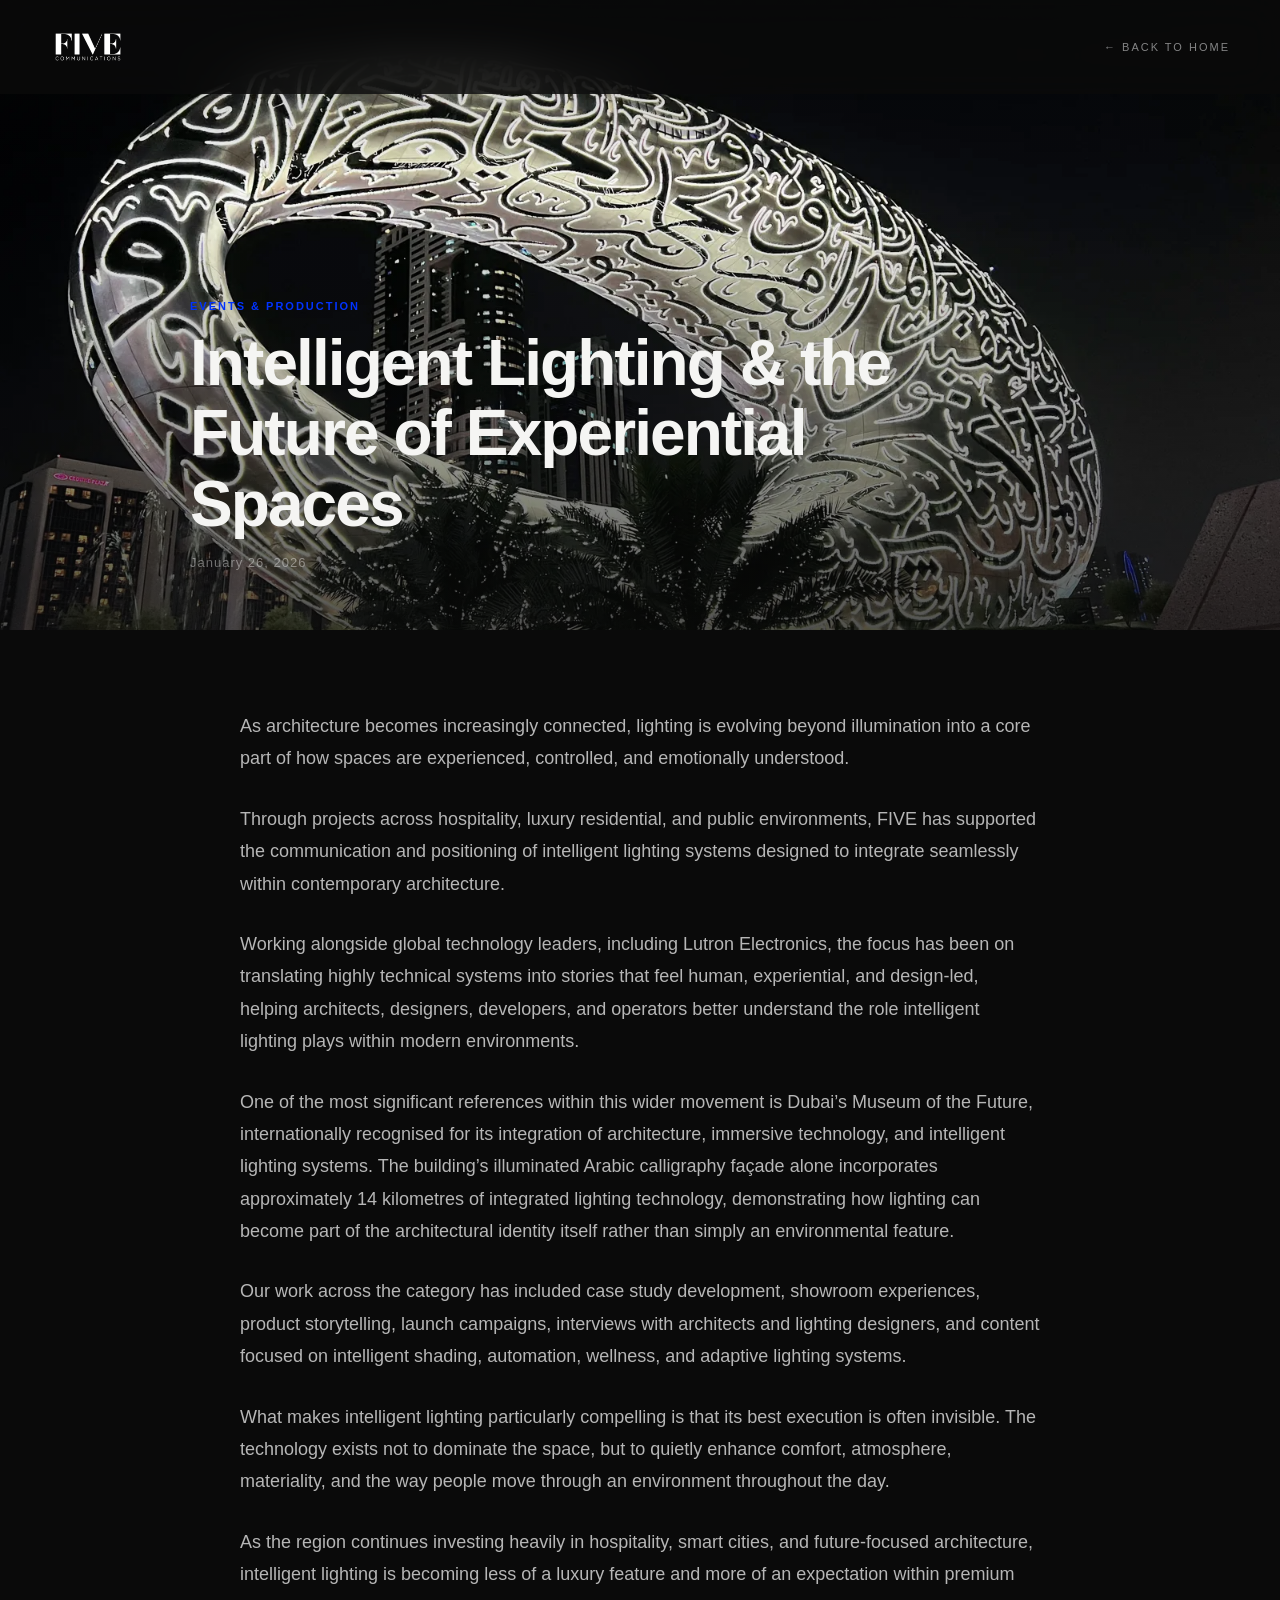
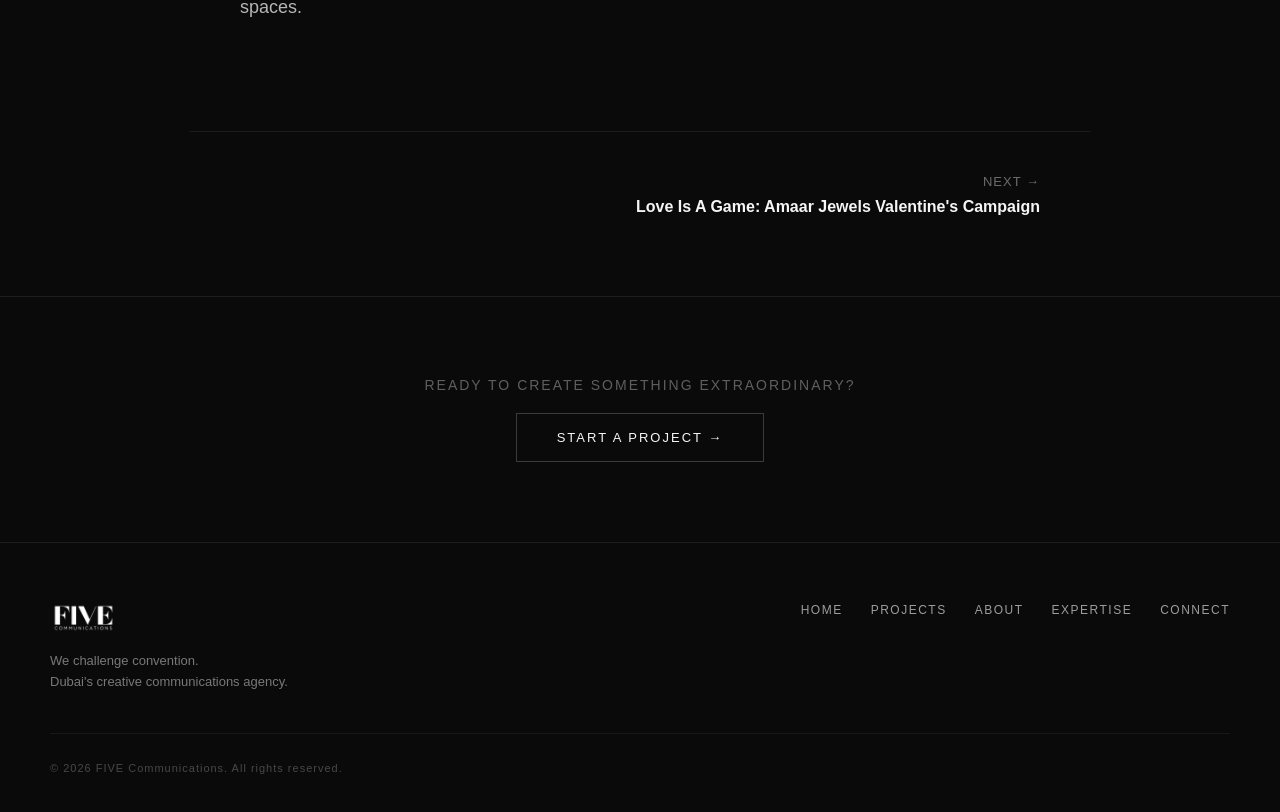
<file: 2026/01/26/intelligent-lighting-the-future-of-experiential-spaces/index.html>
<!DOCTYPE html><html lang="en-US" prefix="og: https://ogp.me/ns#"><head>
    <meta charset="UTF-8">
    <meta name="viewport" content="width=device-width, initial-scale=1">
    
<!-- Search Engine Optimization by Rank Math - https://rankmath.com/ -->
<title>Intelligent Lighting &amp; the Future of Experiential Spaces</title>
<meta name="description" content="Lighting is becoming part of how spaces are felt, not just lit. FIVE explores intelligent lighting - and Dubai's Museum of the Future - alongside partners like Lutron Electronics.">
<meta name="robots" content="index, follow, max-snippet:-1, max-video-preview:-1, max-image-preview:large">
<link rel="canonical" href="https://commfive.com/2026/01/26/intelligent-lighting-the-future-of-experiential-spaces/">
<meta property="og:locale" content="en_US">
<meta property="og:type" content="article">
<meta property="og:title" content="Intelligent Lighting &amp; the Future of Experiential Spaces">
<meta property="og:description" content="Lighting is becoming part of how spaces are felt, not just lit. FIVE explores intelligent lighting - and Dubai's Museum of the Future - alongside partners like Lutron Electronics.">
<meta property="og:url" content="https://commfive.com/2026/01/26/intelligent-lighting-the-future-of-experiential-spaces/">
<meta property="og:site_name" content="FIVE Communications">
<meta property="article:section" content="Events &amp; Production">
<meta property="og:updated_time" content="2026-07-13T16:02:03+00:00">
<meta property="og:image" content="../../../../wp-content/uploads/2026/05/museum-of-the-future-lighting.webp">
<meta property="og:image:secure_url" content="../../../../wp-content/uploads/2026/05/museum-of-the-future-lighting.webp">
<meta property="og:image:width" content="1600">
<meta property="og:image:height" content="1200">
<meta property="og:image:alt" content="intelligent lighting">
<meta property="og:image:type" content="image/webp">
<meta property="article:published_time" content="2026-01-26T13:04:00+00:00">
<meta property="article:modified_time" content="2026-07-13T16:02:03+00:00">
<meta name="twitter:card" content="summary_large_image">
<meta name="twitter:title" content="Intelligent Lighting &amp; the Future of Experiential Spaces">
<meta name="twitter:description" content="Lighting is becoming part of how spaces are felt, not just lit. FIVE explores intelligent lighting - and Dubai's Museum of the Future - alongside partners like Lutron Electronics.">
<meta name="twitter:image" content="https://commfive.com/wp-content/uploads/2026/05/museum-of-the-future-lighting.webp">
<meta name="twitter:label1" content="Written by">
<meta name="twitter:data1" content="admin">
<meta name="twitter:label2" content="Time to read">
<meta name="twitter:data2" content="1 minute">
<script type="application/ld+json" class="rank-math-schema">{"@context":"https://schema.org","@graph":[{"@type":"Organization","@id":"https://commfive.com/#organization","name":"My Blog","url":"https://commfive.com"},{"@type":"WebSite","@id":"https://commfive.com/#website","url":"https://commfive.com","name":"FIVE Communications","alternateName":"FIVE","publisher":{"@id":"https://commfive.com/#organization"},"inLanguage":"en-US"},{"@type":"ImageObject","@id":"https://commfive.com/wp-content/uploads/2026/05/museum-of-the-future-lighting.webp","url":"https://commfive.com/wp-content/uploads/2026/05/museum-of-the-future-lighting.webp","width":"1600","height":"1200","inLanguage":"en-US"},{"@type":"WebPage","@id":"https://commfive.com/2026/01/26/intelligent-lighting-the-future-of-experiential-spaces/#webpage","url":"https://commfive.com/2026/01/26/intelligent-lighting-the-future-of-experiential-spaces/","name":"Intelligent Lighting &amp; the Future of Experiential Spaces","datePublished":"2026-01-26T13:04:00+00:00","dateModified":"2026-07-13T16:02:03+00:00","isPartOf":{"@id":"https://commfive.com/#website"},"primaryImageOfPage":{"@id":"https://commfive.com/wp-content/uploads/2026/05/museum-of-the-future-lighting.webp"},"inLanguage":"en-US"},{"@type":"Person","@id":"https://commfive.com/author/admin/","name":"admin","url":"https://commfive.com/author/admin/","image":{"@type":"ImageObject","@id":"https://secure.gravatar.com/avatar/a1371534340c43bba4c39fcc12b18343821b518d2e1f61e1f0f45c90059c5304?s=96&amp;d=mm&amp;r=g","url":"https://secure.gravatar.com/avatar/a1371534340c43bba4c39fcc12b18343821b518d2e1f61e1f0f45c90059c5304?s=96&amp;d=mm&amp;r=g","caption":"admin","inLanguage":"en-US"},"sameAs":["https://commfive.com"],"worksFor":{"@id":"https://commfive.com/#organization"}},{"@type":"BlogPosting","headline":"Intelligent Lighting &amp; the Future of Experiential Spaces","keywords":"intelligent lighting","datePublished":"2026-01-26T13:04:00+00:00","dateModified":"2026-07-13T16:02:03+00:00","articleSection":"Events &amp; Production","author":{"@id":"https://commfive.com/author/admin/","name":"admin"},"publisher":{"@id":"https://commfive.com/#organization"},"description":"Lighting is becoming part of how spaces are felt, not just lit. FIVE explores intelligent lighting - and Dubai&#039;s Museum of the Future - alongside partners like Lutron Electronics.","name":"Intelligent Lighting &amp; the Future of Experiential Spaces","@id":"https://commfive.com/2026/01/26/intelligent-lighting-the-future-of-experiential-spaces/#richSnippet","isPartOf":{"@id":"https://commfive.com/2026/01/26/intelligent-lighting-the-future-of-experiential-spaces/#webpage"},"image":{"@id":"https://commfive.com/wp-content/uploads/2026/05/museum-of-the-future-lighting.webp"},"inLanguage":"en-US","mainEntityOfPage":{"@id":"https://commfive.com/2026/01/26/intelligent-lighting-the-future-of-experiential-spaces/#webpage"}}]}</script>
<!-- /Rank Math WordPress SEO plugin -->

<link rel="dns-prefetch" href="//cdnjs.cloudflare.com">
<link rel="dns-prefetch" href="//cdn.jsdelivr.net">
<link rel="dns-prefetch" href="//unpkg.com">
<link rel="alternate" title="oEmbed (JSON)" type="application/json+oembed" href="https://commfive.com/wp-json/oembed/1.0/embed?url=https%3A%2F%2Fcommfive.com%2F2026%2F01%2F26%2Fintelligent-lighting-the-future-of-experiential-spaces%2F">
<link rel="alternate" title="oEmbed (XML)" type="text/xml+oembed" href="https://commfive.com/wp-json/oembed/1.0/embed?url=https%3A%2F%2Fcommfive.com%2F2026%2F01%2F26%2Fintelligent-lighting-the-future-of-experiential-spaces%2F&amp;format=xml">
<style id="wp-img-auto-sizes-contain-inline-css">
img:is([sizes=auto i],[sizes^="auto," i]){contain-intrinsic-size:3000px 1500px}
/*# sourceURL=wp-img-auto-sizes-contain-inline-css */
</style>
<link rel="stylesheet" id="five-theme-css" href="../../../../wp-content/themes/five/style_ver%3D1788542738.css" media="all">
<style id="wp-emoji-styles-inline-css">

	img.wp-smiley, img.emoji {
		display: inline !important;
		border: none !important;
		box-shadow: none !important;
		height: 1em !important;
		width: 1em !important;
		margin: 0 0.07em !important;
		vertical-align: -0.1em !important;
		background: none !important;
		padding: 0 !important;
	}
/*# sourceURL=wp-emoji-styles-inline-css */
</style>
<style id="wp-block-library-inline-css">
:root{--wp-block-synced-color:#7a00df;--wp-block-synced-color--rgb:122,0,223;--wp-bound-block-color:var(--wp-block-synced-color);--wp-editor-canvas-background:#ddd;--wp-admin-theme-color:#007cba;--wp-admin-theme-color--rgb:0,124,186;--wp-admin-theme-color-darker-10:#006ba1;--wp-admin-theme-color-darker-10--rgb:0,107,160.5;--wp-admin-theme-color-darker-20:#005a87;--wp-admin-theme-color-darker-20--rgb:0,90,135;--wp-admin-border-width-focus:2px}@media (min-resolution:192dpi){:root{--wp-admin-border-width-focus:1.5px}}.wp-element-button{cursor:pointer}:root .has-very-light-gray-background-color{background-color:#eee}:root .has-very-dark-gray-background-color{background-color:#313131}:root .has-very-light-gray-color{color:#eee}:root .has-very-dark-gray-color{color:#313131}:root .has-vivid-green-cyan-to-vivid-cyan-blue-gradient-background{background:linear-gradient(135deg,#00d084,#0693e3)}:root .has-purple-crush-gradient-background{background:linear-gradient(135deg,#34e2e4,#4721fb 50%,#ab1dfe)}:root .has-hazy-dawn-gradient-background{background:linear-gradient(135deg,#faaca8,#dad0ec)}:root .has-subdued-olive-gradient-background{background:linear-gradient(135deg,#fafae1,#67a671)}:root .has-atomic-cream-gradient-background{background:linear-gradient(135deg,#fdd79a,#004a59)}:root .has-nightshade-gradient-background{background:linear-gradient(135deg,#330968,#31cdcf)}:root .has-midnight-gradient-background{background:linear-gradient(135deg,#020381,#2874fc)}:root{--wp--preset--font-size--normal:16px;--wp--preset--font-size--huge:42px}.has-regular-font-size{font-size:1em}.has-larger-font-size{font-size:2.625em}.has-normal-font-size{font-size:var(--wp--preset--font-size--normal)}.has-huge-font-size{font-size:var(--wp--preset--font-size--huge)}:root .has-text-align-center{text-align:center}:root .has-text-align-left{text-align:left}:root .has-text-align-right{text-align:right}.has-fit-text{white-space:nowrap!important}#end-resizable-editor-section{display:none}.aligncenter{clear:both}.items-justified-left{justify-content:flex-start}.items-justified-center{justify-content:center}.items-justified-right{justify-content:flex-end}.items-justified-space-between{justify-content:space-between}.screen-reader-text{word-wrap:normal!important;border:0;clip-path:inset(50%);height:1px;margin:-1px;overflow:hidden;padding:0;position:absolute;width:1px;word-break:normal!important}.screen-reader-text:focus{background-color:#ddd;clip-path:none;color:#444;display:block;font-size:1em;height:auto;left:5px;line-height:normal;padding:15px 23px 14px;text-decoration:none;top:5px;width:auto;z-index:100000}html :where(.has-border-color){border-style:solid}html :where([style^=border-color],[style*=";border-color"],[style*="; border-color"]){border-style:solid}html :where([style^=border-top-color],[style*=";border-top-color"],[style*="; border-top-color"]){border-top-style:solid}html :where([style^=border-right-color],[style*=";border-right-color"],[style*="; border-right-color"]){border-right-style:solid}html :where([style^=border-bottom-color],[style*=";border-bottom-color"],[style*="; border-bottom-color"]){border-bottom-style:solid}html :where([style^=border-left-color],[style*=";border-left-color"],[style*="; border-left-color"]){border-left-style:solid}html :where([style^=border-width],[style*=";border-width"],[style*="; border-width"]){border-style:solid}html :where([style^=border-top-width],[style*=";border-top-width"],[style*="; border-top-width"]){border-top-style:solid}html :where([style^=border-right-width],[style*=";border-right-width"],[style*="; border-right-width"]){border-right-style:solid}html :where([style^=border-bottom-width],[style*=";border-bottom-width"],[style*="; border-bottom-width"]){border-bottom-style:solid}html :where([style^=border-left-width],[style*=";border-left-width"],[style*="; border-left-width"]){border-left-style:solid}html :where(img[class*=wp-image-]){height:auto;max-width:100%}:where(figure){margin:0 0 1em}html :where(.is-position-sticky){--wp-admin--admin-bar--position-offset:var(--wp-admin--admin-bar--height,0px)}@media screen and (max-width:600px){html :where(.is-position-sticky){--wp-admin--admin-bar--position-offset:0px}}

/*# sourceURL=/wp-includes/css/dist/block-library/common.min.css */
</style>
<style id="wp-block-paragraph-inline-css">
.is-small-text{font-size:.875em}.is-regular-text{font-size:1em}.is-large-text{font-size:2.25em}.is-larger-text{font-size:3em}.has-drop-cap:not(:focus):first-letter{float:left;font-size:8.4em;font-style:normal;font-weight:100;line-height:.68;margin:.05em .1em 0 0;text-transform:uppercase}body.rtl .has-drop-cap:not(:focus):first-letter{float:none;margin-left:.1em}p.has-drop-cap.has-background{overflow:hidden}:root :where(p.has-background){padding:1.25em 2.375em}:where(p.has-text-color:not(.has-link-color)) a{color:inherit}p.has-text-align-left[style*="writing-mode:vertical-lr"],p.has-text-align-right[style*="writing-mode:vertical-rl"]{rotate:180deg}
/*# sourceURL=https://commfive.com/wp-includes/blocks/paragraph/style.min.css */
</style>

<style id="classic-theme-styles-inline-css">
/*! This file is auto-generated */
.wp-block-button__link{color:#fff;background-color:#32373c;border-radius:9999px;box-shadow:none;text-decoration:none;padding:calc(.667em + 2px) calc(1.333em + 2px);font-size:1.125em}.wp-block-file__button{background:#32373c;color:#fff;text-decoration:none}
/*# sourceURL=/wp-includes/css/classic-themes.min.css */
</style>

<style id="global-styles-inline-css">
:root{--wp--preset--aspect-ratio--square: 1;--wp--preset--aspect-ratio--4-3: 4/3;--wp--preset--aspect-ratio--3-4: 3/4;--wp--preset--aspect-ratio--3-2: 3/2;--wp--preset--aspect-ratio--2-3: 2/3;--wp--preset--aspect-ratio--16-9: 16/9;--wp--preset--aspect-ratio--9-16: 9/16;--wp--preset--color--black: #000000;--wp--preset--color--cyan-bluish-gray: #abb8c3;--wp--preset--color--white: #ffffff;--wp--preset--color--pale-pink: #f78da7;--wp--preset--color--vivid-red: #cf2e2e;--wp--preset--color--luminous-vivid-orange: #ff6900;--wp--preset--color--luminous-vivid-amber: #fcb900;--wp--preset--color--light-green-cyan: #7bdcb5;--wp--preset--color--vivid-green-cyan: #00d084;--wp--preset--color--pale-cyan-blue: #8ed1fc;--wp--preset--color--vivid-cyan-blue: #0693e3;--wp--preset--color--vivid-purple: #9b51e0;--wp--preset--gradient--vivid-cyan-blue-to-vivid-purple: linear-gradient(135deg,rgb(6,147,227) 0%,rgb(155,81,224) 100%);--wp--preset--gradient--light-green-cyan-to-vivid-green-cyan: linear-gradient(135deg,rgb(122,220,180) 0%,rgb(0,208,130) 100%);--wp--preset--gradient--luminous-vivid-amber-to-luminous-vivid-orange: linear-gradient(135deg,rgb(252,185,0) 0%,rgb(255,105,0) 100%);--wp--preset--gradient--luminous-vivid-orange-to-vivid-red: linear-gradient(135deg,rgb(255,105,0) 0%,rgb(207,46,46) 100%);--wp--preset--gradient--very-light-gray-to-cyan-bluish-gray: linear-gradient(135deg,rgb(238,238,238) 0%,rgb(169,184,195) 100%);--wp--preset--gradient--cool-to-warm-spectrum: linear-gradient(135deg,rgb(74,234,220) 0%,rgb(151,120,209) 20%,rgb(207,42,186) 40%,rgb(238,44,130) 60%,rgb(251,105,98) 80%,rgb(254,248,76) 100%);--wp--preset--gradient--blush-light-purple: linear-gradient(135deg,rgb(255,206,236) 0%,rgb(152,150,240) 100%);--wp--preset--gradient--blush-bordeaux: linear-gradient(135deg,rgb(254,205,165) 0%,rgb(254,45,45) 50%,rgb(107,0,62) 100%);--wp--preset--gradient--luminous-dusk: linear-gradient(135deg,rgb(255,203,112) 0%,rgb(199,81,192) 50%,rgb(65,88,208) 100%);--wp--preset--gradient--pale-ocean: linear-gradient(135deg,rgb(255,245,203) 0%,rgb(182,227,212) 50%,rgb(51,167,181) 100%);--wp--preset--gradient--electric-grass: linear-gradient(135deg,rgb(202,248,128) 0%,rgb(113,206,126) 100%);--wp--preset--gradient--midnight: linear-gradient(135deg,rgb(2,3,129) 0%,rgb(40,116,252) 100%);--wp--preset--font-size--small: 13px;--wp--preset--font-size--medium: 20px;--wp--preset--font-size--large: 36px;--wp--preset--font-size--x-large: 42px;--wp--preset--spacing--20: 0.44rem;--wp--preset--spacing--30: 0.67rem;--wp--preset--spacing--40: 1rem;--wp--preset--spacing--50: 1.5rem;--wp--preset--spacing--60: 2.25rem;--wp--preset--spacing--70: 3.38rem;--wp--preset--spacing--80: 5.06rem;--wp--preset--shadow--natural: 6px 6px 9px rgba(0, 0, 0, 0.2);--wp--preset--shadow--deep: 12px 12px 50px rgba(0, 0, 0, 0.4);--wp--preset--shadow--sharp: 6px 6px 0px rgba(0, 0, 0, 0.2);--wp--preset--shadow--outlined: 6px 6px 0px -3px rgb(255, 255, 255), 6px 6px rgb(0, 0, 0);--wp--preset--shadow--crisp: 6px 6px 0px rgb(0, 0, 0);}.wp-block-button{--wp--preset--dimension--25: 25%;--wp--preset--dimension--50: 50%;--wp--preset--dimension--75: 75%;--wp--preset--dimension--100: 100%;}:where(body) { margin: 0; }:where(.is-layout-flex){gap: 0.5em;}:where(.is-layout-grid){gap: 0.5em;}body .is-layout-flex{display: flex;}.is-layout-flex{flex-wrap: wrap;align-items: center;}.is-layout-flex > :is(*, div){margin: 0;}body .is-layout-grid{display: grid;}.is-layout-grid > :is(*, div){margin: 0;}body{padding-top: 0px;padding-right: 0px;padding-bottom: 0px;padding-left: 0px;}:root :where(.wp-element-button, .wp-block-button__link){background-color: #32373c;border-width: 0;color: #fff;font-family: inherit;font-size: inherit;font-style: inherit;font-weight: inherit;letter-spacing: inherit;line-height: inherit;padding-top: calc(0.667em + 2px);padding-right: calc(1.333em + 2px);padding-bottom: calc(0.667em + 2px);padding-left: calc(1.333em + 2px);text-decoration: none;text-transform: inherit;}.has-black-color{color: var(--wp--preset--color--black) !important;}.has-cyan-bluish-gray-color{color: var(--wp--preset--color--cyan-bluish-gray) !important;}.has-white-color{color: var(--wp--preset--color--white) !important;}.has-pale-pink-color{color: var(--wp--preset--color--pale-pink) !important;}.has-vivid-red-color{color: var(--wp--preset--color--vivid-red) !important;}.has-luminous-vivid-orange-color{color: var(--wp--preset--color--luminous-vivid-orange) !important;}.has-luminous-vivid-amber-color{color: var(--wp--preset--color--luminous-vivid-amber) !important;}.has-light-green-cyan-color{color: var(--wp--preset--color--light-green-cyan) !important;}.has-vivid-green-cyan-color{color: var(--wp--preset--color--vivid-green-cyan) !important;}.has-pale-cyan-blue-color{color: var(--wp--preset--color--pale-cyan-blue) !important;}.has-vivid-cyan-blue-color{color: var(--wp--preset--color--vivid-cyan-blue) !important;}.has-vivid-purple-color{color: var(--wp--preset--color--vivid-purple) !important;}.has-black-background-color{background-color: var(--wp--preset--color--black) !important;}.has-cyan-bluish-gray-background-color{background-color: var(--wp--preset--color--cyan-bluish-gray) !important;}.has-white-background-color{background-color: var(--wp--preset--color--white) !important;}.has-pale-pink-background-color{background-color: var(--wp--preset--color--pale-pink) !important;}.has-vivid-red-background-color{background-color: var(--wp--preset--color--vivid-red) !important;}.has-luminous-vivid-orange-background-color{background-color: var(--wp--preset--color--luminous-vivid-orange) !important;}.has-luminous-vivid-amber-background-color{background-color: var(--wp--preset--color--luminous-vivid-amber) !important;}.has-light-green-cyan-background-color{background-color: var(--wp--preset--color--light-green-cyan) !important;}.has-vivid-green-cyan-background-color{background-color: var(--wp--preset--color--vivid-green-cyan) !important;}.has-pale-cyan-blue-background-color{background-color: var(--wp--preset--color--pale-cyan-blue) !important;}.has-vivid-cyan-blue-background-color{background-color: var(--wp--preset--color--vivid-cyan-blue) !important;}.has-vivid-purple-background-color{background-color: var(--wp--preset--color--vivid-purple) !important;}.has-black-border-color{border-color: var(--wp--preset--color--black) !important;}.has-cyan-bluish-gray-border-color{border-color: var(--wp--preset--color--cyan-bluish-gray) !important;}.has-white-border-color{border-color: var(--wp--preset--color--white) !important;}.has-pale-pink-border-color{border-color: var(--wp--preset--color--pale-pink) !important;}.has-vivid-red-border-color{border-color: var(--wp--preset--color--vivid-red) !important;}.has-luminous-vivid-orange-border-color{border-color: var(--wp--preset--color--luminous-vivid-orange) !important;}.has-luminous-vivid-amber-border-color{border-color: var(--wp--preset--color--luminous-vivid-amber) !important;}.has-light-green-cyan-border-color{border-color: var(--wp--preset--color--light-green-cyan) !important;}.has-vivid-green-cyan-border-color{border-color: var(--wp--preset--color--vivid-green-cyan) !important;}.has-pale-cyan-blue-border-color{border-color: var(--wp--preset--color--pale-cyan-blue) !important;}.has-vivid-cyan-blue-border-color{border-color: var(--wp--preset--color--vivid-cyan-blue) !important;}.has-vivid-purple-border-color{border-color: var(--wp--preset--color--vivid-purple) !important;}.has-vivid-cyan-blue-to-vivid-purple-gradient-background{background: var(--wp--preset--gradient--vivid-cyan-blue-to-vivid-purple) !important;}.has-light-green-cyan-to-vivid-green-cyan-gradient-background{background: var(--wp--preset--gradient--light-green-cyan-to-vivid-green-cyan) !important;}.has-luminous-vivid-amber-to-luminous-vivid-orange-gradient-background{background: var(--wp--preset--gradient--luminous-vivid-amber-to-luminous-vivid-orange) !important;}.has-luminous-vivid-orange-to-vivid-red-gradient-background{background: var(--wp--preset--gradient--luminous-vivid-orange-to-vivid-red) !important;}.has-very-light-gray-to-cyan-bluish-gray-gradient-background{background: var(--wp--preset--gradient--very-light-gray-to-cyan-bluish-gray) !important;}.has-cool-to-warm-spectrum-gradient-background{background: var(--wp--preset--gradient--cool-to-warm-spectrum) !important;}.has-blush-light-purple-gradient-background{background: var(--wp--preset--gradient--blush-light-purple) !important;}.has-blush-bordeaux-gradient-background{background: var(--wp--preset--gradient--blush-bordeaux) !important;}.has-luminous-dusk-gradient-background{background: var(--wp--preset--gradient--luminous-dusk) !important;}.has-pale-ocean-gradient-background{background: var(--wp--preset--gradient--pale-ocean) !important;}.has-electric-grass-gradient-background{background: var(--wp--preset--gradient--electric-grass) !important;}.has-midnight-gradient-background{background: var(--wp--preset--gradient--midnight) !important;}.has-small-font-size{font-size: var(--wp--preset--font-size--small) !important;}.has-medium-font-size{font-size: var(--wp--preset--font-size--medium) !important;}.has-large-font-size{font-size: var(--wp--preset--font-size--large) !important;}.has-x-large-font-size{font-size: var(--wp--preset--font-size--x-large) !important;}
/*# sourceURL=global-styles-inline-css */
</style>

<script id="gsap-js" src="../../../../cdnjs.cloudflare.com/ajax/libs/gsap/3.12.5/gsap.min_ver%3D3.12.5.js"></script>
<script id="gsap-scrolltrigger-js" src="../../../../cdnjs.cloudflare.com/ajax/libs/gsap/3.12.5/ScrollTrigger.min_ver%3D3.12.5.js"></script>
<script id="gsap-splittext-js" src="../../../../cdn.jsdelivr.net/npm/gsap%403.13.0/dist/SplitText.min_ver%3D3.13.0.js"></script>
<script id="gsap-scrambletext-js" src="../../../../cdn.jsdelivr.net/npm/gsap%403.13.0/dist/ScrambleTextPlugin.min_ver%3D3.13.0.js"></script>
<script id="lenis-js" src="../../../../unpkg.com/lenis%401.1.13/dist/lenis.min_ver%3D1.1.13.js"></script>
<link rel="https://api.w.org/" href="https://commfive.com/wp-json/"><link rel="alternate" title="JSON" type="application/json" href="https://commfive.com/wp-json/wp/v2/posts/97"><link rel="shortlink" href="https://commfive.com/?p=97">
<link rel="icon" href="../../../../wp-content/uploads/2026/05/cropped-Five-Communications-Logo-32x32.jpg" sizes="32x32">
<link rel="icon" href="../../../../wp-content/uploads/2026/05/cropped-Five-Communications-Logo-192x192.jpg" sizes="192x192">
<link rel="apple-touch-icon" href="../../../../wp-content/uploads/2026/05/cropped-Five-Communications-Logo-180x180.jpg">
<meta name="msapplication-TileImage" content="https://commfive.com/wp-content/uploads/2026/05/cropped-Five-Communications-Logo-270x270.jpg">
    <script src="../../../../cdnjs.cloudflare.com/ajax/libs/gsap/3.12.5/gsap.min.js"></script>
    <script src="../../../../unpkg.com/lenis%401.1.13/dist/lenis.min.js"></script>
    <style>
        /* Restore default cursor — this page has no custom cursor element/JS,
           so override style.css's desktop "cursor: none" rule */
        @media (pointer: fine) {
            *, *::before, *::after { cursor: auto !important; }
            a, button, [role="button"], .single-nav-logo,
            .single-footer-nav a { cursor: pointer !important; }
        }

        :root {
            --color-blue: #0033FF;
            --color-black: #0a0a0a;
            --color-white: #f5f5f3;
            --max-width: 900px;
            --pad: 50px;
        }

        *, *::before, *::after { margin: 0; padding: 0; box-sizing: border-box; }

        html { -webkit-font-smoothing: antialiased; }

        body {
            font-family: 'Gotham', 'Avenir Next', 'Segoe UI', Roboto, 'Helvetica Neue', Helvetica, Arial, sans-serif;
            background: var(--color-black);
            color: var(--color-white);
            overflow-x: hidden;
        }

        /* ── Navigation ── */
        .single-nav {
            position: fixed;
            top: 0; left: 0;
            width: 100%;
            z-index: 1000;
            padding: 30px 0;
            background: rgba(10, 10, 10, 0.8);
            backdrop-filter: blur(20px);
            -webkit-backdrop-filter: blur(20px);
        }

        .single-nav-inner {
            max-width: 1600px;
            margin: 0 auto;
            padding: 0 var(--pad);
            display: flex;
            justify-content: space-between;
            align-items: center;
        }

        .single-nav-logo {
            display: block;
            text-decoration: none;
        }

        .single-nav-logo img {
            height: 34px;
            width: auto;
            display: block;
        }

        .single-nav-back {
            font-weight: 500;
            font-size: 11px;
            letter-spacing: 2px;
            text-transform: uppercase;
            color: rgba(255,255,255,0.5);
            text-decoration: none;
            transition: color 0.3s ease;
        }

        .single-nav-back:hover { color: var(--color-blue); }

        /* ── Hero Image ── */
        .single-hero {
            position: relative;
            width: 100%;
            height: 70vh;
            min-height: 400px;
            overflow: hidden;
        }

        .single-hero img {
            width: 100%;
            height: 100%;
            object-fit: cover;
            object-position: center 28%;
        }

        .single-hero-overlay {
            position: absolute;
            inset: 0;
            background: linear-gradient(180deg, rgba(10,10,10,0.3) 0%, rgba(10,10,10,0) 30%, rgba(10,10,10,0.7) 100%);
        }

        .single-hero-meta {
            position: absolute;
            bottom: 60px;
            left: 0;
            width: 100%;
            padding: 0 var(--pad);
        }

        .single-hero-meta-inner {
            max-width: var(--max-width);
            margin: 0 auto;
        }

        .single-cat {
            display: inline-block;
            font-size: 11px;
            font-weight: 700;
            letter-spacing: 2px;
            text-transform: uppercase;
            color: var(--color-blue);
            margin-bottom: 16px;
        }

        .single-title {
            font-size: var(--fs-title);
            font-weight: 700;
            line-height: 1.1;
            letter-spacing: var(--ls-display);
            color: var(--color-white);
            max-width: 800px;
        }

        .single-date {
            margin-top: 16px;
            font-size: 13px;
            font-weight: 400;
            letter-spacing: 1px;
            color: rgba(255,255,255,0.4);
        }

        /* ── Article Content ── */
        .single-content {
            max-width: var(--max-width);
            margin: 0 auto;
            padding: 80px var(--pad);
        }

        .single-content p {
            font-size: 18px;
            line-height: 1.8;
            color: rgba(255,255,255,0.7);
            margin-bottom: 28px;
        }

        .single-content h2 {
            font-size: var(--fs-subhead);
            font-weight: 700;
            margin: 48px 0 20px;
            color: var(--color-white);
        }

        .single-content h3 {
            font-size: 22px;
            font-weight: 700;
            margin: 36px 0 16px;
            color: var(--color-white);
        }

        .single-content img {
            width: 100%;
            height: auto;
            border-radius: 4px;
            margin: 32px 0;
        }

        /* ── Embedded social posts (Instagram, etc.) ── */
        .single-content .instagram-media,
        .single-content iframe.instagram-media-rendered {
            margin: 48px auto !important;
            border-radius: 16px !important;
            border: 1px solid rgba(255, 255, 255, 0.1) !important;
            box-shadow: 0 24px 70px rgba(0, 0, 0, 0.55) !important;
            overflow: hidden;
        }

        /* Subtle caption under an embed if one follows it */
        .single-content .wp-block-embed figcaption,
        .single-content .instagram-media + p em {
            display: block;
            text-align: center;
            font-size: 13px;
            color: rgba(255, 255, 255, 0.4);
            margin-top: -28px;
            margin-bottom: 48px;
        }

        .single-content a {
            color: var(--color-blue);
            text-decoration: none;
        }

        .single-content a:hover {
            text-decoration: underline;
        }

        .single-content blockquote {
            border-left: 3px solid var(--color-blue);
            padding: 8px 0 8px 24px;
            margin: 32px 0;
        }

        .single-content blockquote p {
            font-size: 20px;
            font-style: italic;
            color: rgba(255,255,255,0.85);
        }

        /* ── Post Navigation ── */
        .single-post-nav {
            max-width: var(--max-width);
            margin: 0 auto;
            padding: 0 var(--pad) 80px;
            display: flex;
            justify-content: space-between;
            gap: 40px;
            border-top: 1px solid rgba(255,255,255,0.08);
            padding-top: 40px;
        }

        .single-post-nav a {
            text-decoration: none;
            color: rgba(255,255,255,0.4);
            font-size: 13px;
            font-weight: 500;
            letter-spacing: 1px;
            text-transform: uppercase;
            transition: color 0.3s ease;
        }

        .single-post-nav a:hover { color: var(--color-blue); }

        .single-post-nav .nav-title {
            display: block;
            margin-top: 8px;
            font-size: 16px;
            font-weight: 700;
            letter-spacing: 0;
            text-transform: none;
            color: var(--color-white);
        }

        /* ── CTA ── */
        .single-cta {
            text-align: center;
            padding: 80px var(--pad);
            border-top: 1px solid rgba(255,255,255,0.08);
        }

        .single-cta-text {
            font-size: 14px;
            letter-spacing: 2px;
            text-transform: uppercase;
            color: rgba(255,255,255,0.35);
            margin-bottom: 20px;
        }

        .single-cta-link {
            display: inline-block;
            font-size: 13px;
            font-weight: 500;
            letter-spacing: 2px;
            text-transform: uppercase;
            color: var(--color-white);
            text-decoration: none;
            padding: 16px 40px;
            border: 1px solid rgba(255,255,255,0.2);
            transition: all 0.3s ease;
        }

        .single-cta-link:hover {
            background: var(--color-blue);
            border-color: var(--color-blue);
        }

        /* ── Footer ── */
        .single-footer {
            border-top: 1px solid rgba(255,255,255,0.08);
            padding: 60px var(--pad) 36px;
        }

        .single-footer-inner {
            max-width: 1600px;
            margin: 0 auto;
            display: flex;
            justify-content: space-between;
            align-items: flex-start;
            gap: 40px;
            flex-wrap: wrap;
        }

        .single-footer-logo { display: block; text-decoration: none; }
        .single-footer-logo img { height: 30px; width: auto; display: block; }

        .single-footer-line {
            margin-top: 18px;
            font-size: 13px;
            line-height: 1.6;
            color: rgba(255,255,255,0.45);
        }

        .single-footer-nav { display: flex; gap: 28px; flex-wrap: wrap; }
        .single-footer-nav a {
            font-size: 12px;
            font-weight: 500;
            letter-spacing: 1.5px;
            text-transform: uppercase;
            color: rgba(255,255,255,0.6);
            text-decoration: none;
            transition: color 0.3s ease;
        }
        .single-footer-nav a:hover { color: var(--color-blue); }

        .single-footer-bottom {
            max-width: 1600px;
            margin: 40px auto 0;
            padding-top: 24px;
            border-top: 1px solid rgba(255,255,255,0.06);
        }

        .single-footer-copy {
            font-size: 11px;
            letter-spacing: 1px;
            color: rgba(255,255,255,0.25);
        }

        /* ── Responsive ── */
        @media (max-width: 768px) {
            :root { --pad: 24px; }
            .single-hero { height: 50vh; min-height: 300px; }
            .single-hero-meta { bottom: 30px; }
            .single-content { padding: 50px var(--pad); }
            /* Compact title on mobile so long headings (like AIX) don't dominate */
            .single-title { font-size: clamp(22px, 6.5vw, 30px); letter-spacing: -0.01em; line-height: 1.15; }
            .single-content p { font-size: 16px; }
            .single-post-nav { flex-direction: column; gap: 24px; }
            .single-footer-inner { flex-direction: column; gap: 12px; text-align: center; }
        }
    </style>
</head>
<body class="wp-singular post-template-default single single-post postid-97 single-format-standard wp-theme-five">

<!-- Lenis Smooth Scroll -->
<script>
(function() {
    if (typeof Lenis === 'undefined') return;
    var lenis = new Lenis({ duration: 1.2, easing: function(t) { return Math.min(1, 1.001 - Math.pow(2, -10 * t)); }, smooth: true, smoothTouch: false });
    if (typeof gsap !== 'undefined') {
        gsap.ticker.add(function(time) { lenis.raf(time * 1000); });
        gsap.ticker.lagSmoothing(0);
    } else {
        function raf(time) { lenis.raf(time); requestAnimationFrame(raf); }
        requestAnimationFrame(raf);
    }
})();
</script>

<nav class="single-nav">
    <div class="single-nav-inner">
        <a href="../../../../index.html" class="single-nav-logo">
            <img src="../../../../wp-content/themes/five/images/fivelogowhite.png" alt="FIVE Communications">
        </a>
        <a href="../../../../index.html" class="single-nav-back">← Back to Home</a>
    </div>
</nav>



<div class="single-hero">
    <img src="../../../../wp-content/uploads/2026/05/museum-of-the-future-lighting.webp" alt="Intelligent Lighting &amp; the Future of Experiential Spaces">
    <div class="single-hero-overlay"></div>
    <div class="single-hero-meta">
        <div class="single-hero-meta-inner">
            <span class="single-cat">Events &amp; Production</span>
            <h1 class="single-title">Intelligent Lighting &amp; the Future of Experiential Spaces</h1>
            <p class="single-date">January 26, 2026</p>
        </div>
    </div>
</div>

<article class="single-content">
    
<p class="wp-block-paragraph">As architecture becomes increasingly connected, lighting is evolving beyond illumination into a core part of how spaces are experienced, controlled, and emotionally understood.</p>



<p class="wp-block-paragraph">Through projects across hospitality, luxury residential, and public environments, FIVE has supported the communication and positioning of intelligent lighting systems designed to integrate seamlessly within contemporary architecture.</p>



<p class="wp-block-paragraph">Working alongside global technology leaders, including Lutron Electronics, the focus has been on translating highly technical systems into stories that feel human, experiential, and design-led, helping architects, designers, developers, and operators better understand the role intelligent lighting plays within modern environments.</p>



<p class="wp-block-paragraph">One of the most significant references within this wider movement is Dubai’s Museum of the Future, internationally recognised for its integration of architecture, immersive technology, and intelligent lighting systems. The building’s illuminated Arabic calligraphy façade alone incorporates approximately 14 kilometres of integrated lighting technology, demonstrating how lighting can become part of the architectural identity itself rather than simply an environmental feature.</p>



<p class="wp-block-paragraph">Our work across the category has included case study development, showroom experiences, product storytelling, launch campaigns, interviews with architects and lighting designers, and content focused on intelligent shading, automation, wellness, and adaptive lighting systems.</p>



<p class="wp-block-paragraph">What makes intelligent lighting particularly compelling is that its best execution is often invisible. The technology exists not to dominate the space, but to quietly enhance comfort, atmosphere, materiality, and the way people move through an environment throughout the day.</p>



<p class="wp-block-paragraph">As the region continues investing heavily in hospitality, smart cities, and future-focused architecture, intelligent lighting is becoming less of a luxury feature and more of an expectation within premium spaces.</p>



<p class="wp-block-paragraph"></p>
</article>

<div class="single-post-nav">
        <div>
            </div>
    <div style="text-align: right;">
                    <a href="../../../02/26/love-is-a-game-amaar-jewels-valentines-campaign/index.html">
                Next →
                <span class="nav-title">Love Is A Game: Amaar Jewels Valentine's Campaign</span>
            </a>
            </div>
</div>


<div class="single-cta">
    <p class="single-cta-text">Ready to create something extraordinary?</p>
    <a href="../../../../connect/index.html" class="single-cta-link">Start a Project →</a>
</div>

<footer class="single-footer">
    <div class="single-footer-inner">
        <div class="single-footer-brand">
            <a href="../../../../index.html" class="single-footer-logo">
                <img src="../../../../wp-content/themes/five/images/fivelogowhite.png" alt="FIVE Communications">
            </a>
            <p class="single-footer-line">We challenge convention.<br>Dubai's creative communications agency.</p>
        </div>
        <nav class="single-footer-nav">
            <a href="../../../../index.html">Home</a>
            <a href="../../../../projects/index.html">Projects</a>
            <a href="../../../../about/index.html">About</a>
            <a href="../../../../expertise/index.html">Expertise</a>
            <a href="../../../../connect/index.html">Connect</a>
        </nav>
    </div>
    <div class="single-footer-bottom">
        <span class="single-footer-copy">© 2026 FIVE Communications. All rights reserved.</span>
    </div>
</footer>

<script type="speculationrules">
{"prefetch":[{"source":"document","where":{"and":[{"href_matches":"/*"},{"not":{"href_matches":["/wp-*.php","/wp-admin/*","/wp-content/uploads/*","/wp-content/*","/wp-content/plugins/*","/wp-content/themes/five/*","/*\\?(.+)"]}},{"not":{"selector_matches":"a[rel~=\"nofollow\"]"}},{"not":{"selector_matches":".no-prefetch, .no-prefetch a"}}]},"eagerness":"conservative"}]}
</script>
</body></html><!-- Cache served by breeze CACHE (Desktop) - Last modified: Sat, 05 Sep 2026 08:20:38 GMT -->
</file>
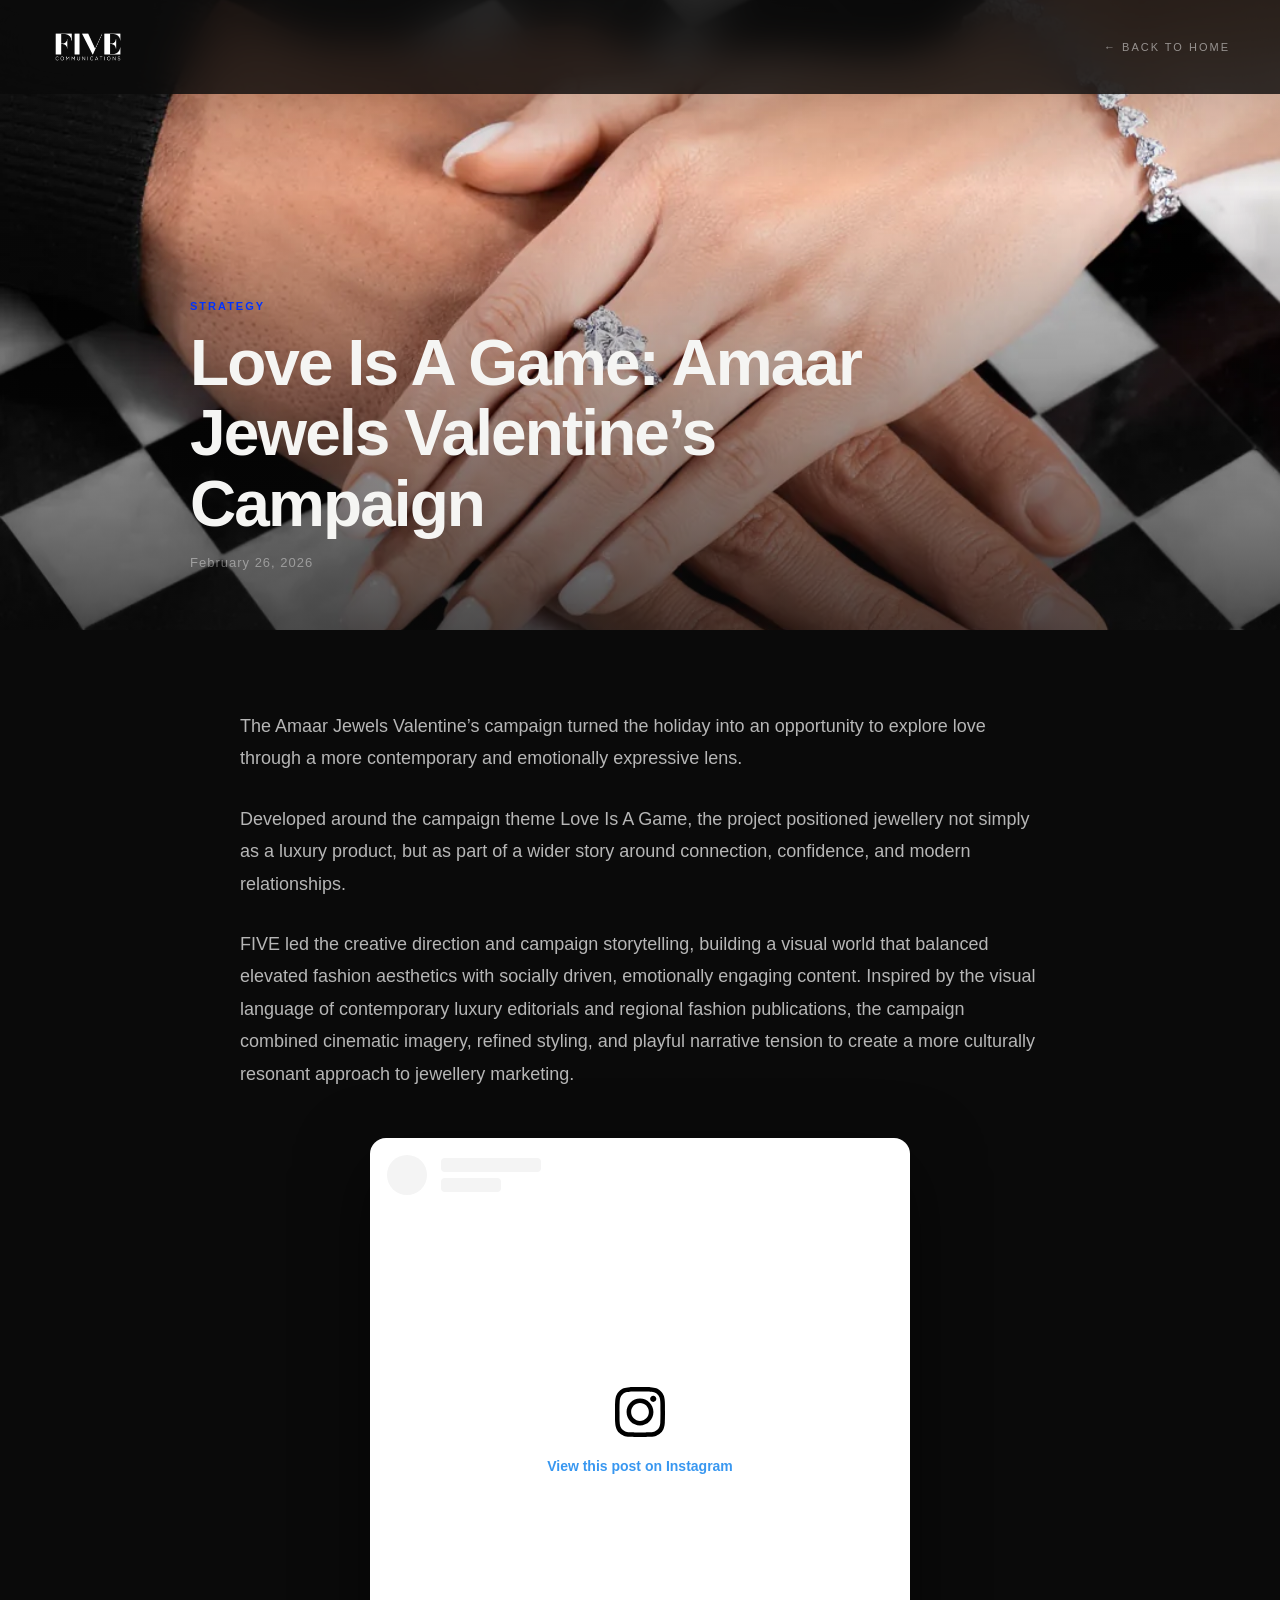
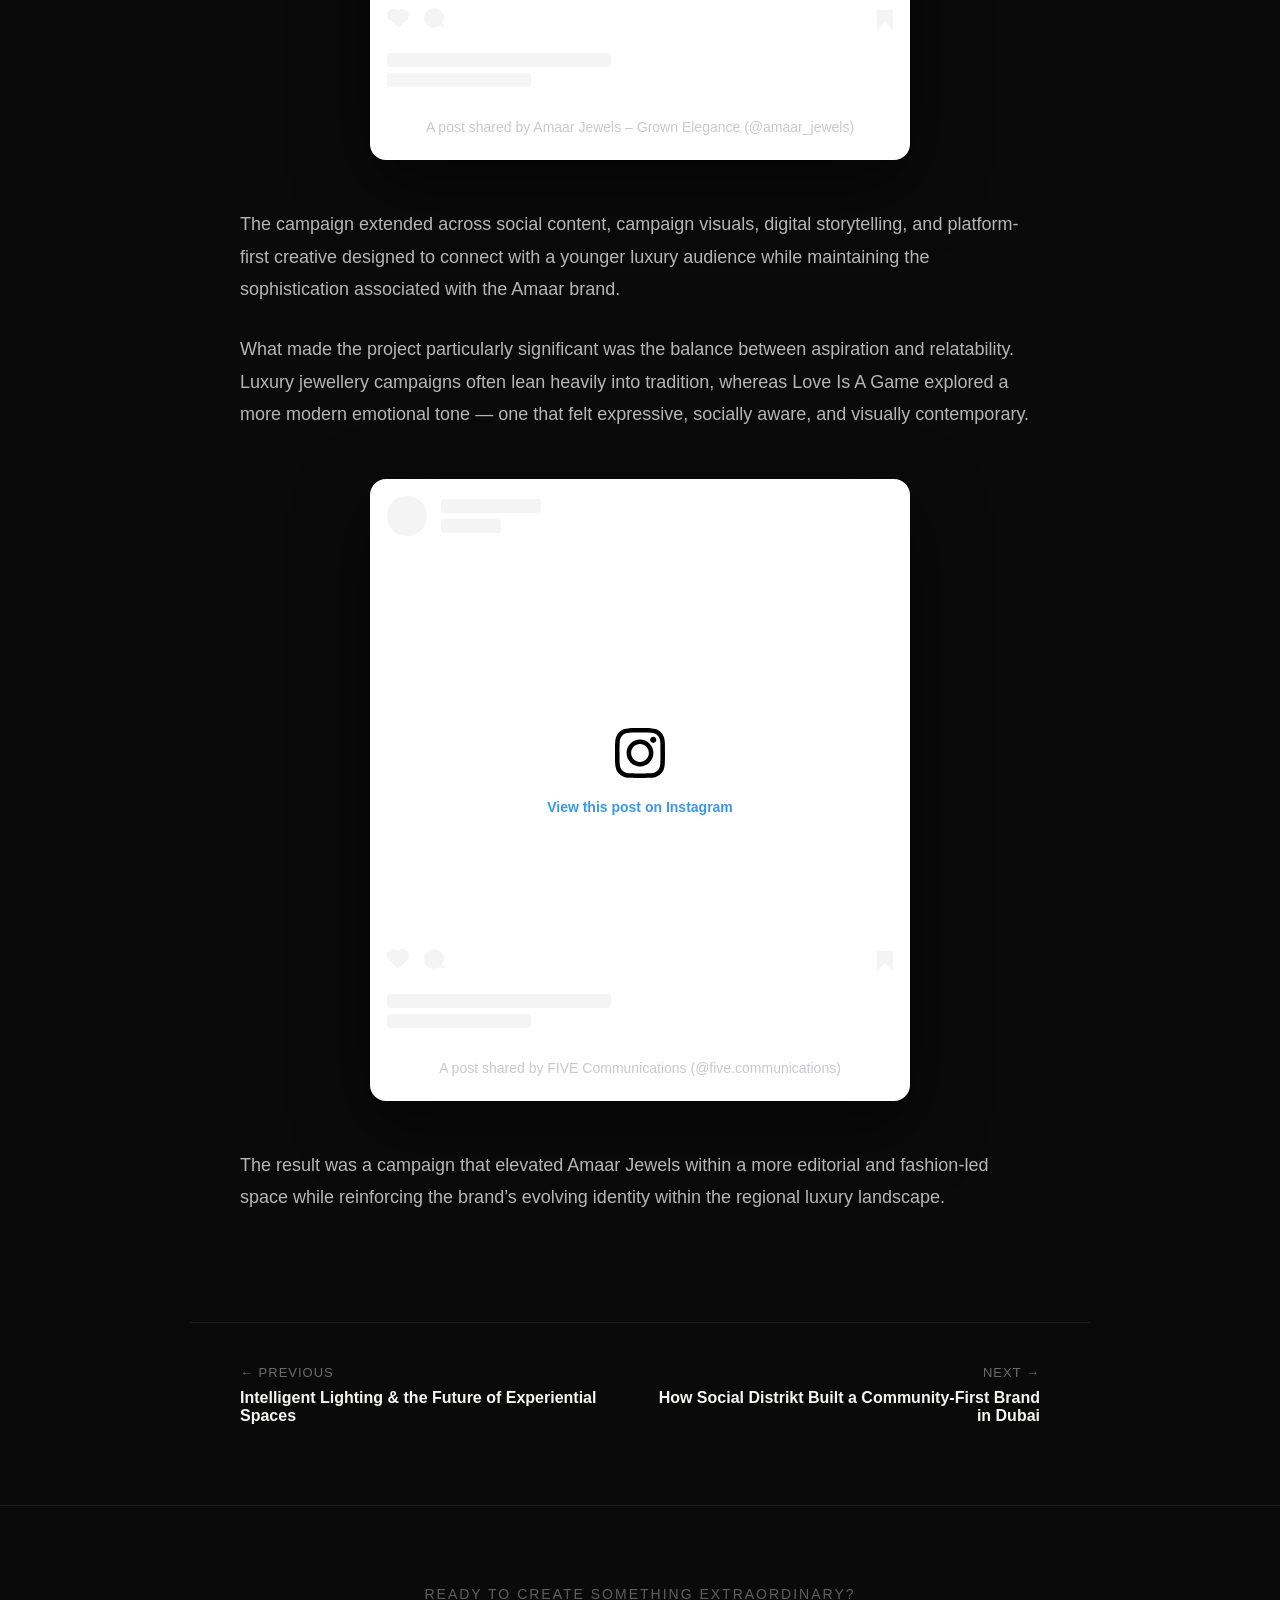
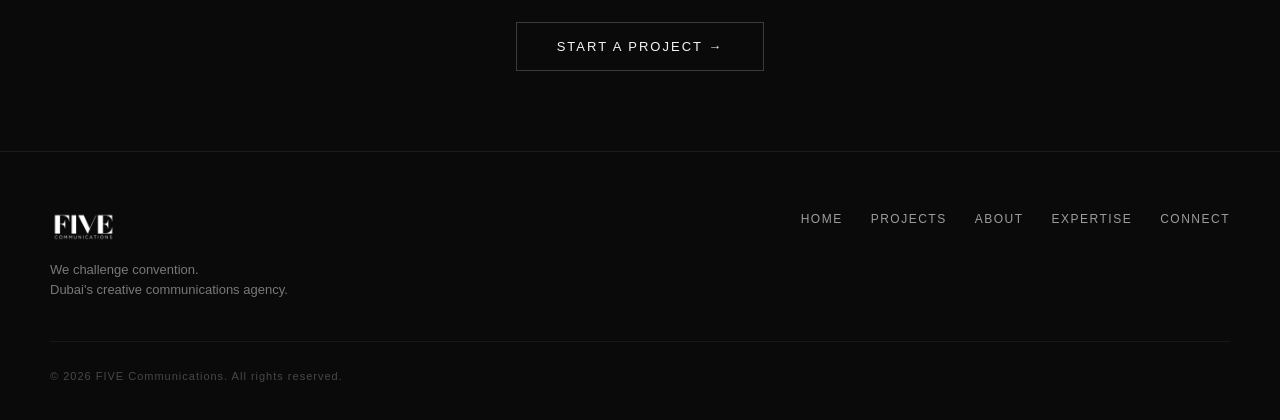
<file: 2026/02/26/love-is-a-game-amaar-jewels-valentines-campaign/index.html>
<!DOCTYPE html><html lang="en-US" prefix="og: https://ogp.me/ns#"><head>
    <meta charset="UTF-8">
    <meta name="viewport" content="width=device-width, initial-scale=1">
    
<!-- Search Engine Optimization by Rank Math - https://rankmath.com/ -->
<title>Love Is A Game: Amaar Jewels Valentine's Campaign</title>
<meta name="description" content="Inside the Amaar Jewels Valentine's campaign — FIVE's &quot;Love Is A Game&quot; reimagined luxury jewellery around connection, confidence, and modern romance.">
<meta name="robots" content="index, follow, max-snippet:-1, max-video-preview:-1, max-image-preview:large">
<link rel="canonical" href="https://commfive.com/2026/02/26/love-is-a-game-amaar-jewels-valentines-campaign/">
<meta property="og:locale" content="en_US">
<meta property="og:type" content="article">
<meta property="og:title" content="Love Is A Game: Amaar Jewels Valentine's Campaign">
<meta property="og:description" content="Inside the Amaar Jewels Valentine's campaign — FIVE's &quot;Love Is A Game&quot; reimagined luxury jewellery around connection, confidence, and modern romance.">
<meta property="og:url" content="https://commfive.com/2026/02/26/love-is-a-game-amaar-jewels-valentines-campaign/">
<meta property="og:site_name" content="FIVE Communications">
<meta property="article:section" content="Strategy">
<meta property="og:updated_time" content="2026-07-13T16:02:02+00:00">
<meta property="og:image" content="../../../../wp-content/uploads/2026/05/amaar-love-is-a-game.webp">
<meta property="og:image:secure_url" content="../../../../wp-content/uploads/2026/05/amaar-love-is-a-game.webp">
<meta property="og:image:width" content="1066">
<meta property="og:image:height" content="1600">
<meta property="og:image:alt" content="Amaar Jewels Valentine's campaign">
<meta property="og:image:type" content="image/webp">
<meta property="article:published_time" content="2026-02-26T09:55:00+00:00">
<meta property="article:modified_time" content="2026-07-13T16:02:02+00:00">
<meta name="twitter:card" content="summary_large_image">
<meta name="twitter:title" content="Love Is A Game: Amaar Jewels Valentine's Campaign">
<meta name="twitter:description" content="Inside the Amaar Jewels Valentine's campaign — FIVE's &quot;Love Is A Game&quot; reimagined luxury jewellery around connection, confidence, and modern romance.">
<meta name="twitter:image" content="https://commfive.com/wp-content/uploads/2026/05/amaar-love-is-a-game.webp">
<meta name="twitter:label1" content="Written by">
<meta name="twitter:data1" content="admin">
<meta name="twitter:label2" content="Time to read">
<meta name="twitter:data2" content="1 minute">
<script type="application/ld+json" class="rank-math-schema">{"@context":"https://schema.org","@graph":[{"@type":"Organization","@id":"https://commfive.com/#organization","name":"My Blog","url":"https://commfive.com"},{"@type":"WebSite","@id":"https://commfive.com/#website","url":"https://commfive.com","name":"FIVE Communications","alternateName":"FIVE","publisher":{"@id":"https://commfive.com/#organization"},"inLanguage":"en-US"},{"@type":"ImageObject","@id":"https://commfive.com/wp-content/uploads/2026/05/amaar-love-is-a-game.webp","url":"https://commfive.com/wp-content/uploads/2026/05/amaar-love-is-a-game.webp","width":"1066","height":"1600","inLanguage":"en-US"},{"@type":"WebPage","@id":"https://commfive.com/2026/02/26/love-is-a-game-amaar-jewels-valentines-campaign/#webpage","url":"https://commfive.com/2026/02/26/love-is-a-game-amaar-jewels-valentines-campaign/","name":"Love Is A Game: Amaar Jewels Valentine&#039;s Campaign","datePublished":"2026-02-26T09:55:00+00:00","dateModified":"2026-07-13T16:02:02+00:00","isPartOf":{"@id":"https://commfive.com/#website"},"primaryImageOfPage":{"@id":"https://commfive.com/wp-content/uploads/2026/05/amaar-love-is-a-game.webp"},"inLanguage":"en-US"},{"@type":"Person","@id":"https://commfive.com/author/admin/","name":"admin","url":"https://commfive.com/author/admin/","image":{"@type":"ImageObject","@id":"https://secure.gravatar.com/avatar/a1371534340c43bba4c39fcc12b18343821b518d2e1f61e1f0f45c90059c5304?s=96&amp;d=mm&amp;r=g","url":"https://secure.gravatar.com/avatar/a1371534340c43bba4c39fcc12b18343821b518d2e1f61e1f0f45c90059c5304?s=96&amp;d=mm&amp;r=g","caption":"admin","inLanguage":"en-US"},"sameAs":["https://commfive.com"],"worksFor":{"@id":"https://commfive.com/#organization"}},{"@type":"BlogPosting","headline":"Love Is A Game: Amaar Jewels Valentine&#039;s Campaign","keywords":"Amaar Jewels Valentine's campaign","datePublished":"2026-02-26T09:55:00+00:00","dateModified":"2026-07-13T16:02:02+00:00","articleSection":"Branding, Strategy","author":{"@id":"https://commfive.com/author/admin/","name":"admin"},"publisher":{"@id":"https://commfive.com/#organization"},"description":"Inside the Amaar Jewels Valentine&#039;s campaign \u2014 FIVE&#039;s &quot;Love Is A Game&quot; reimagined luxury jewellery around connection, confidence, and modern romance.","name":"Love Is A Game: Amaar Jewels Valentine&#039;s Campaign","@id":"https://commfive.com/2026/02/26/love-is-a-game-amaar-jewels-valentines-campaign/#richSnippet","isPartOf":{"@id":"https://commfive.com/2026/02/26/love-is-a-game-amaar-jewels-valentines-campaign/#webpage"},"image":{"@id":"https://commfive.com/wp-content/uploads/2026/05/amaar-love-is-a-game.webp"},"inLanguage":"en-US","mainEntityOfPage":{"@id":"https://commfive.com/2026/02/26/love-is-a-game-amaar-jewels-valentines-campaign/#webpage"}}]}</script>
<!-- /Rank Math WordPress SEO plugin -->

<link rel="dns-prefetch" href="//cdnjs.cloudflare.com">
<link rel="dns-prefetch" href="//cdn.jsdelivr.net">
<link rel="dns-prefetch" href="//unpkg.com">
<link rel="alternate" title="oEmbed (JSON)" type="application/json+oembed" href="https://commfive.com/wp-json/oembed/1.0/embed?url=https%3A%2F%2Fcommfive.com%2F2026%2F02%2F26%2Flove-is-a-game-amaar-jewels-valentines-campaign%2F">
<link rel="alternate" title="oEmbed (XML)" type="text/xml+oembed" href="https://commfive.com/wp-json/oembed/1.0/embed?url=https%3A%2F%2Fcommfive.com%2F2026%2F02%2F26%2Flove-is-a-game-amaar-jewels-valentines-campaign%2F&amp;format=xml">
<style id="wp-img-auto-sizes-contain-inline-css">
img:is([sizes=auto i],[sizes^="auto," i]){contain-intrinsic-size:3000px 1500px}
/*# sourceURL=wp-img-auto-sizes-contain-inline-css */
</style>
<link rel="stylesheet" id="five-theme-css" href="../../../../wp-content/themes/five/style_ver%3D1788542738.css" media="all">
<style id="wp-emoji-styles-inline-css">

	img.wp-smiley, img.emoji {
		display: inline !important;
		border: none !important;
		box-shadow: none !important;
		height: 1em !important;
		width: 1em !important;
		margin: 0 0.07em !important;
		vertical-align: -0.1em !important;
		background: none !important;
		padding: 0 !important;
	}
/*# sourceURL=wp-emoji-styles-inline-css */
</style>
<style id="wp-block-library-inline-css">
:root{--wp-block-synced-color:#7a00df;--wp-block-synced-color--rgb:122,0,223;--wp-bound-block-color:var(--wp-block-synced-color);--wp-editor-canvas-background:#ddd;--wp-admin-theme-color:#007cba;--wp-admin-theme-color--rgb:0,124,186;--wp-admin-theme-color-darker-10:#006ba1;--wp-admin-theme-color-darker-10--rgb:0,107,160.5;--wp-admin-theme-color-darker-20:#005a87;--wp-admin-theme-color-darker-20--rgb:0,90,135;--wp-admin-border-width-focus:2px}@media (min-resolution:192dpi){:root{--wp-admin-border-width-focus:1.5px}}.wp-element-button{cursor:pointer}:root .has-very-light-gray-background-color{background-color:#eee}:root .has-very-dark-gray-background-color{background-color:#313131}:root .has-very-light-gray-color{color:#eee}:root .has-very-dark-gray-color{color:#313131}:root .has-vivid-green-cyan-to-vivid-cyan-blue-gradient-background{background:linear-gradient(135deg,#00d084,#0693e3)}:root .has-purple-crush-gradient-background{background:linear-gradient(135deg,#34e2e4,#4721fb 50%,#ab1dfe)}:root .has-hazy-dawn-gradient-background{background:linear-gradient(135deg,#faaca8,#dad0ec)}:root .has-subdued-olive-gradient-background{background:linear-gradient(135deg,#fafae1,#67a671)}:root .has-atomic-cream-gradient-background{background:linear-gradient(135deg,#fdd79a,#004a59)}:root .has-nightshade-gradient-background{background:linear-gradient(135deg,#330968,#31cdcf)}:root .has-midnight-gradient-background{background:linear-gradient(135deg,#020381,#2874fc)}:root{--wp--preset--font-size--normal:16px;--wp--preset--font-size--huge:42px}.has-regular-font-size{font-size:1em}.has-larger-font-size{font-size:2.625em}.has-normal-font-size{font-size:var(--wp--preset--font-size--normal)}.has-huge-font-size{font-size:var(--wp--preset--font-size--huge)}:root .has-text-align-center{text-align:center}:root .has-text-align-left{text-align:left}:root .has-text-align-right{text-align:right}.has-fit-text{white-space:nowrap!important}#end-resizable-editor-section{display:none}.aligncenter{clear:both}.items-justified-left{justify-content:flex-start}.items-justified-center{justify-content:center}.items-justified-right{justify-content:flex-end}.items-justified-space-between{justify-content:space-between}.screen-reader-text{word-wrap:normal!important;border:0;clip-path:inset(50%);height:1px;margin:-1px;overflow:hidden;padding:0;position:absolute;width:1px;word-break:normal!important}.screen-reader-text:focus{background-color:#ddd;clip-path:none;color:#444;display:block;font-size:1em;height:auto;left:5px;line-height:normal;padding:15px 23px 14px;text-decoration:none;top:5px;width:auto;z-index:100000}html :where(.has-border-color){border-style:solid}html :where([style^=border-color],[style*=";border-color"],[style*="; border-color"]){border-style:solid}html :where([style^=border-top-color],[style*=";border-top-color"],[style*="; border-top-color"]){border-top-style:solid}html :where([style^=border-right-color],[style*=";border-right-color"],[style*="; border-right-color"]){border-right-style:solid}html :where([style^=border-bottom-color],[style*=";border-bottom-color"],[style*="; border-bottom-color"]){border-bottom-style:solid}html :where([style^=border-left-color],[style*=";border-left-color"],[style*="; border-left-color"]){border-left-style:solid}html :where([style^=border-width],[style*=";border-width"],[style*="; border-width"]){border-style:solid}html :where([style^=border-top-width],[style*=";border-top-width"],[style*="; border-top-width"]){border-top-style:solid}html :where([style^=border-right-width],[style*=";border-right-width"],[style*="; border-right-width"]){border-right-style:solid}html :where([style^=border-bottom-width],[style*=";border-bottom-width"],[style*="; border-bottom-width"]){border-bottom-style:solid}html :where([style^=border-left-width],[style*=";border-left-width"],[style*="; border-left-width"]){border-left-style:solid}html :where(img[class*=wp-image-]){height:auto;max-width:100%}:where(figure){margin:0 0 1em}html :where(.is-position-sticky){--wp-admin--admin-bar--position-offset:var(--wp-admin--admin-bar--height,0px)}@media screen and (max-width:600px){html :where(.is-position-sticky){--wp-admin--admin-bar--position-offset:0px}}

/*# sourceURL=/wp-includes/css/dist/block-library/common.min.css */
</style>
<style id="wp-block-paragraph-inline-css">
.is-small-text{font-size:.875em}.is-regular-text{font-size:1em}.is-large-text{font-size:2.25em}.is-larger-text{font-size:3em}.has-drop-cap:not(:focus):first-letter{float:left;font-size:8.4em;font-style:normal;font-weight:100;line-height:.68;margin:.05em .1em 0 0;text-transform:uppercase}body.rtl .has-drop-cap:not(:focus):first-letter{float:none;margin-left:.1em}p.has-drop-cap.has-background{overflow:hidden}:root :where(p.has-background){padding:1.25em 2.375em}:where(p.has-text-color:not(.has-link-color)) a{color:inherit}p.has-text-align-left[style*="writing-mode:vertical-lr"],p.has-text-align-right[style*="writing-mode:vertical-rl"]{rotate:180deg}
/*# sourceURL=https://commfive.com/wp-includes/blocks/paragraph/style.min.css */
</style>

<style id="classic-theme-styles-inline-css">
/*! This file is auto-generated */
.wp-block-button__link{color:#fff;background-color:#32373c;border-radius:9999px;box-shadow:none;text-decoration:none;padding:calc(.667em + 2px) calc(1.333em + 2px);font-size:1.125em}.wp-block-file__button{background:#32373c;color:#fff;text-decoration:none}
/*# sourceURL=/wp-includes/css/classic-themes.min.css */
</style>

<style id="global-styles-inline-css">
:root{--wp--preset--aspect-ratio--square: 1;--wp--preset--aspect-ratio--4-3: 4/3;--wp--preset--aspect-ratio--3-4: 3/4;--wp--preset--aspect-ratio--3-2: 3/2;--wp--preset--aspect-ratio--2-3: 2/3;--wp--preset--aspect-ratio--16-9: 16/9;--wp--preset--aspect-ratio--9-16: 9/16;--wp--preset--color--black: #000000;--wp--preset--color--cyan-bluish-gray: #abb8c3;--wp--preset--color--white: #ffffff;--wp--preset--color--pale-pink: #f78da7;--wp--preset--color--vivid-red: #cf2e2e;--wp--preset--color--luminous-vivid-orange: #ff6900;--wp--preset--color--luminous-vivid-amber: #fcb900;--wp--preset--color--light-green-cyan: #7bdcb5;--wp--preset--color--vivid-green-cyan: #00d084;--wp--preset--color--pale-cyan-blue: #8ed1fc;--wp--preset--color--vivid-cyan-blue: #0693e3;--wp--preset--color--vivid-purple: #9b51e0;--wp--preset--gradient--vivid-cyan-blue-to-vivid-purple: linear-gradient(135deg,rgb(6,147,227) 0%,rgb(155,81,224) 100%);--wp--preset--gradient--light-green-cyan-to-vivid-green-cyan: linear-gradient(135deg,rgb(122,220,180) 0%,rgb(0,208,130) 100%);--wp--preset--gradient--luminous-vivid-amber-to-luminous-vivid-orange: linear-gradient(135deg,rgb(252,185,0) 0%,rgb(255,105,0) 100%);--wp--preset--gradient--luminous-vivid-orange-to-vivid-red: linear-gradient(135deg,rgb(255,105,0) 0%,rgb(207,46,46) 100%);--wp--preset--gradient--very-light-gray-to-cyan-bluish-gray: linear-gradient(135deg,rgb(238,238,238) 0%,rgb(169,184,195) 100%);--wp--preset--gradient--cool-to-warm-spectrum: linear-gradient(135deg,rgb(74,234,220) 0%,rgb(151,120,209) 20%,rgb(207,42,186) 40%,rgb(238,44,130) 60%,rgb(251,105,98) 80%,rgb(254,248,76) 100%);--wp--preset--gradient--blush-light-purple: linear-gradient(135deg,rgb(255,206,236) 0%,rgb(152,150,240) 100%);--wp--preset--gradient--blush-bordeaux: linear-gradient(135deg,rgb(254,205,165) 0%,rgb(254,45,45) 50%,rgb(107,0,62) 100%);--wp--preset--gradient--luminous-dusk: linear-gradient(135deg,rgb(255,203,112) 0%,rgb(199,81,192) 50%,rgb(65,88,208) 100%);--wp--preset--gradient--pale-ocean: linear-gradient(135deg,rgb(255,245,203) 0%,rgb(182,227,212) 50%,rgb(51,167,181) 100%);--wp--preset--gradient--electric-grass: linear-gradient(135deg,rgb(202,248,128) 0%,rgb(113,206,126) 100%);--wp--preset--gradient--midnight: linear-gradient(135deg,rgb(2,3,129) 0%,rgb(40,116,252) 100%);--wp--preset--font-size--small: 13px;--wp--preset--font-size--medium: 20px;--wp--preset--font-size--large: 36px;--wp--preset--font-size--x-large: 42px;--wp--preset--spacing--20: 0.44rem;--wp--preset--spacing--30: 0.67rem;--wp--preset--spacing--40: 1rem;--wp--preset--spacing--50: 1.5rem;--wp--preset--spacing--60: 2.25rem;--wp--preset--spacing--70: 3.38rem;--wp--preset--spacing--80: 5.06rem;--wp--preset--shadow--natural: 6px 6px 9px rgba(0, 0, 0, 0.2);--wp--preset--shadow--deep: 12px 12px 50px rgba(0, 0, 0, 0.4);--wp--preset--shadow--sharp: 6px 6px 0px rgba(0, 0, 0, 0.2);--wp--preset--shadow--outlined: 6px 6px 0px -3px rgb(255, 255, 255), 6px 6px rgb(0, 0, 0);--wp--preset--shadow--crisp: 6px 6px 0px rgb(0, 0, 0);}.wp-block-button{--wp--preset--dimension--25: 25%;--wp--preset--dimension--50: 50%;--wp--preset--dimension--75: 75%;--wp--preset--dimension--100: 100%;}:where(body) { margin: 0; }:where(.is-layout-flex){gap: 0.5em;}:where(.is-layout-grid){gap: 0.5em;}body .is-layout-flex{display: flex;}.is-layout-flex{flex-wrap: wrap;align-items: center;}.is-layout-flex > :is(*, div){margin: 0;}body .is-layout-grid{display: grid;}.is-layout-grid > :is(*, div){margin: 0;}body{padding-top: 0px;padding-right: 0px;padding-bottom: 0px;padding-left: 0px;}:root :where(.wp-element-button, .wp-block-button__link){background-color: #32373c;border-width: 0;color: #fff;font-family: inherit;font-size: inherit;font-style: inherit;font-weight: inherit;letter-spacing: inherit;line-height: inherit;padding-top: calc(0.667em + 2px);padding-right: calc(1.333em + 2px);padding-bottom: calc(0.667em + 2px);padding-left: calc(1.333em + 2px);text-decoration: none;text-transform: inherit;}.has-black-color{color: var(--wp--preset--color--black) !important;}.has-cyan-bluish-gray-color{color: var(--wp--preset--color--cyan-bluish-gray) !important;}.has-white-color{color: var(--wp--preset--color--white) !important;}.has-pale-pink-color{color: var(--wp--preset--color--pale-pink) !important;}.has-vivid-red-color{color: var(--wp--preset--color--vivid-red) !important;}.has-luminous-vivid-orange-color{color: var(--wp--preset--color--luminous-vivid-orange) !important;}.has-luminous-vivid-amber-color{color: var(--wp--preset--color--luminous-vivid-amber) !important;}.has-light-green-cyan-color{color: var(--wp--preset--color--light-green-cyan) !important;}.has-vivid-green-cyan-color{color: var(--wp--preset--color--vivid-green-cyan) !important;}.has-pale-cyan-blue-color{color: var(--wp--preset--color--pale-cyan-blue) !important;}.has-vivid-cyan-blue-color{color: var(--wp--preset--color--vivid-cyan-blue) !important;}.has-vivid-purple-color{color: var(--wp--preset--color--vivid-purple) !important;}.has-black-background-color{background-color: var(--wp--preset--color--black) !important;}.has-cyan-bluish-gray-background-color{background-color: var(--wp--preset--color--cyan-bluish-gray) !important;}.has-white-background-color{background-color: var(--wp--preset--color--white) !important;}.has-pale-pink-background-color{background-color: var(--wp--preset--color--pale-pink) !important;}.has-vivid-red-background-color{background-color: var(--wp--preset--color--vivid-red) !important;}.has-luminous-vivid-orange-background-color{background-color: var(--wp--preset--color--luminous-vivid-orange) !important;}.has-luminous-vivid-amber-background-color{background-color: var(--wp--preset--color--luminous-vivid-amber) !important;}.has-light-green-cyan-background-color{background-color: var(--wp--preset--color--light-green-cyan) !important;}.has-vivid-green-cyan-background-color{background-color: var(--wp--preset--color--vivid-green-cyan) !important;}.has-pale-cyan-blue-background-color{background-color: var(--wp--preset--color--pale-cyan-blue) !important;}.has-vivid-cyan-blue-background-color{background-color: var(--wp--preset--color--vivid-cyan-blue) !important;}.has-vivid-purple-background-color{background-color: var(--wp--preset--color--vivid-purple) !important;}.has-black-border-color{border-color: var(--wp--preset--color--black) !important;}.has-cyan-bluish-gray-border-color{border-color: var(--wp--preset--color--cyan-bluish-gray) !important;}.has-white-border-color{border-color: var(--wp--preset--color--white) !important;}.has-pale-pink-border-color{border-color: var(--wp--preset--color--pale-pink) !important;}.has-vivid-red-border-color{border-color: var(--wp--preset--color--vivid-red) !important;}.has-luminous-vivid-orange-border-color{border-color: var(--wp--preset--color--luminous-vivid-orange) !important;}.has-luminous-vivid-amber-border-color{border-color: var(--wp--preset--color--luminous-vivid-amber) !important;}.has-light-green-cyan-border-color{border-color: var(--wp--preset--color--light-green-cyan) !important;}.has-vivid-green-cyan-border-color{border-color: var(--wp--preset--color--vivid-green-cyan) !important;}.has-pale-cyan-blue-border-color{border-color: var(--wp--preset--color--pale-cyan-blue) !important;}.has-vivid-cyan-blue-border-color{border-color: var(--wp--preset--color--vivid-cyan-blue) !important;}.has-vivid-purple-border-color{border-color: var(--wp--preset--color--vivid-purple) !important;}.has-vivid-cyan-blue-to-vivid-purple-gradient-background{background: var(--wp--preset--gradient--vivid-cyan-blue-to-vivid-purple) !important;}.has-light-green-cyan-to-vivid-green-cyan-gradient-background{background: var(--wp--preset--gradient--light-green-cyan-to-vivid-green-cyan) !important;}.has-luminous-vivid-amber-to-luminous-vivid-orange-gradient-background{background: var(--wp--preset--gradient--luminous-vivid-amber-to-luminous-vivid-orange) !important;}.has-luminous-vivid-orange-to-vivid-red-gradient-background{background: var(--wp--preset--gradient--luminous-vivid-orange-to-vivid-red) !important;}.has-very-light-gray-to-cyan-bluish-gray-gradient-background{background: var(--wp--preset--gradient--very-light-gray-to-cyan-bluish-gray) !important;}.has-cool-to-warm-spectrum-gradient-background{background: var(--wp--preset--gradient--cool-to-warm-spectrum) !important;}.has-blush-light-purple-gradient-background{background: var(--wp--preset--gradient--blush-light-purple) !important;}.has-blush-bordeaux-gradient-background{background: var(--wp--preset--gradient--blush-bordeaux) !important;}.has-luminous-dusk-gradient-background{background: var(--wp--preset--gradient--luminous-dusk) !important;}.has-pale-ocean-gradient-background{background: var(--wp--preset--gradient--pale-ocean) !important;}.has-electric-grass-gradient-background{background: var(--wp--preset--gradient--electric-grass) !important;}.has-midnight-gradient-background{background: var(--wp--preset--gradient--midnight) !important;}.has-small-font-size{font-size: var(--wp--preset--font-size--small) !important;}.has-medium-font-size{font-size: var(--wp--preset--font-size--medium) !important;}.has-large-font-size{font-size: var(--wp--preset--font-size--large) !important;}.has-x-large-font-size{font-size: var(--wp--preset--font-size--x-large) !important;}
/*# sourceURL=global-styles-inline-css */
</style>

<script id="gsap-js" src="../../../../cdnjs.cloudflare.com/ajax/libs/gsap/3.12.5/gsap.min_ver%3D3.12.5.js"></script>
<script id="gsap-scrolltrigger-js" src="../../../../cdnjs.cloudflare.com/ajax/libs/gsap/3.12.5/ScrollTrigger.min_ver%3D3.12.5.js"></script>
<script id="gsap-splittext-js" src="../../../../cdn.jsdelivr.net/npm/gsap%403.13.0/dist/SplitText.min_ver%3D3.13.0.js"></script>
<script id="gsap-scrambletext-js" src="../../../../cdn.jsdelivr.net/npm/gsap%403.13.0/dist/ScrambleTextPlugin.min_ver%3D3.13.0.js"></script>
<script id="lenis-js" src="../../../../unpkg.com/lenis%401.1.13/dist/lenis.min_ver%3D1.1.13.js"></script>
<link rel="https://api.w.org/" href="https://commfive.com/wp-json/"><link rel="alternate" title="JSON" type="application/json" href="https://commfive.com/wp-json/wp/v2/posts/91"><link rel="shortlink" href="https://commfive.com/?p=91">
<link rel="icon" href="../../../../wp-content/uploads/2026/05/cropped-Five-Communications-Logo-32x32.jpg" sizes="32x32">
<link rel="icon" href="../../../../wp-content/uploads/2026/05/cropped-Five-Communications-Logo-192x192.jpg" sizes="192x192">
<link rel="apple-touch-icon" href="../../../../wp-content/uploads/2026/05/cropped-Five-Communications-Logo-180x180.jpg">
<meta name="msapplication-TileImage" content="https://commfive.com/wp-content/uploads/2026/05/cropped-Five-Communications-Logo-270x270.jpg">
    <script src="../../../../cdnjs.cloudflare.com/ajax/libs/gsap/3.12.5/gsap.min.js"></script>
    <script src="../../../../unpkg.com/lenis%401.1.13/dist/lenis.min.js"></script>
    <style>
        /* Restore default cursor — this page has no custom cursor element/JS,
           so override style.css's desktop "cursor: none" rule */
        @media (pointer: fine) {
            *, *::before, *::after { cursor: auto !important; }
            a, button, [role="button"], .single-nav-logo,
            .single-footer-nav a { cursor: pointer !important; }
        }

        :root {
            --color-blue: #0033FF;
            --color-black: #0a0a0a;
            --color-white: #f5f5f3;
            --max-width: 900px;
            --pad: 50px;
        }

        *, *::before, *::after { margin: 0; padding: 0; box-sizing: border-box; }

        html { -webkit-font-smoothing: antialiased; }

        body {
            font-family: 'Gotham', 'Avenir Next', 'Segoe UI', Roboto, 'Helvetica Neue', Helvetica, Arial, sans-serif;
            background: var(--color-black);
            color: var(--color-white);
            overflow-x: hidden;
        }

        /* ── Navigation ── */
        .single-nav {
            position: fixed;
            top: 0; left: 0;
            width: 100%;
            z-index: 1000;
            padding: 30px 0;
            background: rgba(10, 10, 10, 0.8);
            backdrop-filter: blur(20px);
            -webkit-backdrop-filter: blur(20px);
        }

        .single-nav-inner {
            max-width: 1600px;
            margin: 0 auto;
            padding: 0 var(--pad);
            display: flex;
            justify-content: space-between;
            align-items: center;
        }

        .single-nav-logo {
            display: block;
            text-decoration: none;
        }

        .single-nav-logo img {
            height: 34px;
            width: auto;
            display: block;
        }

        .single-nav-back {
            font-weight: 500;
            font-size: 11px;
            letter-spacing: 2px;
            text-transform: uppercase;
            color: rgba(255,255,255,0.5);
            text-decoration: none;
            transition: color 0.3s ease;
        }

        .single-nav-back:hover { color: var(--color-blue); }

        /* ── Hero Image ── */
        .single-hero {
            position: relative;
            width: 100%;
            height: 70vh;
            min-height: 400px;
            overflow: hidden;
        }

        .single-hero img {
            width: 100%;
            height: 100%;
            object-fit: cover;
            object-position: center 28%;
        }

        .single-hero-overlay {
            position: absolute;
            inset: 0;
            background: linear-gradient(180deg, rgba(10,10,10,0.3) 0%, rgba(10,10,10,0) 30%, rgba(10,10,10,0.7) 100%);
        }

        .single-hero-meta {
            position: absolute;
            bottom: 60px;
            left: 0;
            width: 100%;
            padding: 0 var(--pad);
        }

        .single-hero-meta-inner {
            max-width: var(--max-width);
            margin: 0 auto;
        }

        .single-cat {
            display: inline-block;
            font-size: 11px;
            font-weight: 700;
            letter-spacing: 2px;
            text-transform: uppercase;
            color: var(--color-blue);
            margin-bottom: 16px;
        }

        .single-title {
            font-size: var(--fs-title);
            font-weight: 700;
            line-height: 1.1;
            letter-spacing: var(--ls-display);
            color: var(--color-white);
            max-width: 800px;
        }

        .single-date {
            margin-top: 16px;
            font-size: 13px;
            font-weight: 400;
            letter-spacing: 1px;
            color: rgba(255,255,255,0.4);
        }

        /* ── Article Content ── */
        .single-content {
            max-width: var(--max-width);
            margin: 0 auto;
            padding: 80px var(--pad);
        }

        .single-content p {
            font-size: 18px;
            line-height: 1.8;
            color: rgba(255,255,255,0.7);
            margin-bottom: 28px;
        }

        .single-content h2 {
            font-size: var(--fs-subhead);
            font-weight: 700;
            margin: 48px 0 20px;
            color: var(--color-white);
        }

        .single-content h3 {
            font-size: 22px;
            font-weight: 700;
            margin: 36px 0 16px;
            color: var(--color-white);
        }

        .single-content img {
            width: 100%;
            height: auto;
            border-radius: 4px;
            margin: 32px 0;
        }

        /* ── Embedded social posts (Instagram, etc.) ── */
        .single-content .instagram-media,
        .single-content iframe.instagram-media-rendered {
            margin: 48px auto !important;
            border-radius: 16px !important;
            border: 1px solid rgba(255, 255, 255, 0.1) !important;
            box-shadow: 0 24px 70px rgba(0, 0, 0, 0.55) !important;
            overflow: hidden;
        }

        /* Subtle caption under an embed if one follows it */
        .single-content .wp-block-embed figcaption,
        .single-content .instagram-media + p em {
            display: block;
            text-align: center;
            font-size: 13px;
            color: rgba(255, 255, 255, 0.4);
            margin-top: -28px;
            margin-bottom: 48px;
        }

        .single-content a {
            color: var(--color-blue);
            text-decoration: none;
        }

        .single-content a:hover {
            text-decoration: underline;
        }

        .single-content blockquote {
            border-left: 3px solid var(--color-blue);
            padding: 8px 0 8px 24px;
            margin: 32px 0;
        }

        .single-content blockquote p {
            font-size: 20px;
            font-style: italic;
            color: rgba(255,255,255,0.85);
        }

        /* ── Post Navigation ── */
        .single-post-nav {
            max-width: var(--max-width);
            margin: 0 auto;
            padding: 0 var(--pad) 80px;
            display: flex;
            justify-content: space-between;
            gap: 40px;
            border-top: 1px solid rgba(255,255,255,0.08);
            padding-top: 40px;
        }

        .single-post-nav a {
            text-decoration: none;
            color: rgba(255,255,255,0.4);
            font-size: 13px;
            font-weight: 500;
            letter-spacing: 1px;
            text-transform: uppercase;
            transition: color 0.3s ease;
        }

        .single-post-nav a:hover { color: var(--color-blue); }

        .single-post-nav .nav-title {
            display: block;
            margin-top: 8px;
            font-size: 16px;
            font-weight: 700;
            letter-spacing: 0;
            text-transform: none;
            color: var(--color-white);
        }

        /* ── CTA ── */
        .single-cta {
            text-align: center;
            padding: 80px var(--pad);
            border-top: 1px solid rgba(255,255,255,0.08);
        }

        .single-cta-text {
            font-size: 14px;
            letter-spacing: 2px;
            text-transform: uppercase;
            color: rgba(255,255,255,0.35);
            margin-bottom: 20px;
        }

        .single-cta-link {
            display: inline-block;
            font-size: 13px;
            font-weight: 500;
            letter-spacing: 2px;
            text-transform: uppercase;
            color: var(--color-white);
            text-decoration: none;
            padding: 16px 40px;
            border: 1px solid rgba(255,255,255,0.2);
            transition: all 0.3s ease;
        }

        .single-cta-link:hover {
            background: var(--color-blue);
            border-color: var(--color-blue);
        }

        /* ── Footer ── */
        .single-footer {
            border-top: 1px solid rgba(255,255,255,0.08);
            padding: 60px var(--pad) 36px;
        }

        .single-footer-inner {
            max-width: 1600px;
            margin: 0 auto;
            display: flex;
            justify-content: space-between;
            align-items: flex-start;
            gap: 40px;
            flex-wrap: wrap;
        }

        .single-footer-logo { display: block; text-decoration: none; }
        .single-footer-logo img { height: 30px; width: auto; display: block; }

        .single-footer-line {
            margin-top: 18px;
            font-size: 13px;
            line-height: 1.6;
            color: rgba(255,255,255,0.45);
        }

        .single-footer-nav { display: flex; gap: 28px; flex-wrap: wrap; }
        .single-footer-nav a {
            font-size: 12px;
            font-weight: 500;
            letter-spacing: 1.5px;
            text-transform: uppercase;
            color: rgba(255,255,255,0.6);
            text-decoration: none;
            transition: color 0.3s ease;
        }
        .single-footer-nav a:hover { color: var(--color-blue); }

        .single-footer-bottom {
            max-width: 1600px;
            margin: 40px auto 0;
            padding-top: 24px;
            border-top: 1px solid rgba(255,255,255,0.06);
        }

        .single-footer-copy {
            font-size: 11px;
            letter-spacing: 1px;
            color: rgba(255,255,255,0.25);
        }

        /* ── Responsive ── */
        @media (max-width: 768px) {
            :root { --pad: 24px; }
            .single-hero { height: 50vh; min-height: 300px; }
            .single-hero-meta { bottom: 30px; }
            .single-content { padding: 50px var(--pad); }
            /* Compact title on mobile so long headings (like AIX) don't dominate */
            .single-title { font-size: clamp(22px, 6.5vw, 30px); letter-spacing: -0.01em; line-height: 1.15; }
            .single-content p { font-size: 16px; }
            .single-post-nav { flex-direction: column; gap: 24px; }
            .single-footer-inner { flex-direction: column; gap: 12px; text-align: center; }
        }
    </style>
</head>
<body class="wp-singular post-template-default single single-post postid-91 single-format-standard wp-theme-five">

<!-- Lenis Smooth Scroll -->
<script>
(function() {
    if (typeof Lenis === 'undefined') return;
    var lenis = new Lenis({ duration: 1.2, easing: function(t) { return Math.min(1, 1.001 - Math.pow(2, -10 * t)); }, smooth: true, smoothTouch: false });
    if (typeof gsap !== 'undefined') {
        gsap.ticker.add(function(time) { lenis.raf(time * 1000); });
        gsap.ticker.lagSmoothing(0);
    } else {
        function raf(time) { lenis.raf(time); requestAnimationFrame(raf); }
        requestAnimationFrame(raf);
    }
})();
</script>

<nav class="single-nav">
    <div class="single-nav-inner">
        <a href="../../../../index.html" class="single-nav-logo">
            <img src="../../../../wp-content/themes/five/images/fivelogowhite.png" alt="FIVE Communications">
        </a>
        <a href="../../../../index.html" class="single-nav-back">← Back to Home</a>
    </div>
</nav>



<div class="single-hero">
    <img src="../../../../wp-content/uploads/2026/05/amaar-love-is-a-game.webp" alt="Love Is A Game: Amaar Jewels Valentine’s Campaign">
    <div class="single-hero-overlay"></div>
    <div class="single-hero-meta">
        <div class="single-hero-meta-inner">
            <span class="single-cat">Strategy</span>
            <h1 class="single-title">Love Is A Game: Amaar Jewels Valentine’s Campaign</h1>
            <p class="single-date">February 26, 2026</p>
        </div>
    </div>
</div>

<article class="single-content">
    
<p class="wp-block-paragraph">The Amaar Jewels Valentine’s campaign turned the holiday into an opportunity to explore love through a more contemporary and emotionally expressive lens.</p>



<p class="wp-block-paragraph">Developed around the campaign theme Love Is A Game, the project positioned jewellery not simply as a luxury product, but as part of a wider story around connection, confidence, and modern relationships.</p>



<p class="wp-block-paragraph">FIVE led the creative direction and campaign storytelling, building a visual world that balanced elevated fashion aesthetics with socially driven, emotionally engaging content. Inspired by the visual language of contemporary luxury editorials and regional fashion publications, the campaign combined cinematic imagery, refined styling, and playful narrative tension to create a more culturally resonant approach to jewellery marketing. </p>



<blockquote class="instagram-media" data-instgrm-captioned="" data-instgrm-permalink="https://www.instagram.com/reel/DUaUxypiOlH/?utm_source=ig_embed&amp;utm_campaign=loading" data-instgrm-version="14" style=" background:#FFF; border:0; border-radius:3px; box-shadow:0 0 1px 0 rgba(0,0,0,0.5),0 1px 10px 0 rgba(0,0,0,0.15); margin: 1px; max-width:540px; min-width:326px; padding:0; width:99.375%; width:-webkit-calc(100% - 2px); width:calc(100% - 2px);"><div style="padding:16px;"> <a href="https://www.instagram.com/reel/DUaUxypiOlH/?utm_source=ig_embed&amp;utm_campaign=loading" style=" background:#FFFFFF; line-height:0; padding:0 0; text-align:center; text-decoration:none; width:100%;" target="_blank" rel="noopener"> <div style=" display: flex; flex-direction: row; align-items: center;"> <div style="background-color: #F4F4F4; border-radius: 50%; flex-grow: 0; height: 40px; margin-right: 14px; width: 40px;"></div> <div style="display: flex; flex-direction: column; flex-grow: 1; justify-content: center;"> <div style=" background-color: #F4F4F4; border-radius: 4px; flex-grow: 0; height: 14px; margin-bottom: 6px; width: 100px;"></div> <div style=" background-color: #F4F4F4; border-radius: 4px; flex-grow: 0; height: 14px; width: 60px;"></div></div></div><div style="padding: 19% 0;"></div> <div style="display:block; height:50px; margin:0 auto 12px; width:50px;"><svg width="50px" height="50px" viewBox="0 0 60 60" version="1.1" xmlns="https://www.w3.org/2000/svg" xmlns:xlink="https://www.w3.org/1999/xlink"><g stroke="none" stroke-width="1" fill="none" fill-rule="evenodd"><g transform="translate(-511.000000, -20.000000)" fill="#000000"><g><path d="M556.869,30.41 C554.814,30.41 553.148,32.076 553.148,34.131 C553.148,36.186 554.814,37.852 556.869,37.852 C558.924,37.852 560.59,36.186 560.59,34.131 C560.59,32.076 558.924,30.41 556.869,30.41 M541,60.657 C535.114,60.657 530.342,55.887 530.342,50 C530.342,44.114 535.114,39.342 541,39.342 C546.887,39.342 551.658,44.114 551.658,50 C551.658,55.887 546.887,60.657 541,60.657 M541,33.886 C532.1,33.886 524.886,41.1 524.886,50 C524.886,58.899 532.1,66.113 541,66.113 C549.9,66.113 557.115,58.899 557.115,50 C557.115,41.1 549.9,33.886 541,33.886 M565.378,62.101 C565.244,65.022 564.756,66.606 564.346,67.663 C563.803,69.06 563.154,70.057 562.106,71.106 C561.058,72.155 560.06,72.803 558.662,73.347 C557.607,73.757 556.021,74.244 553.102,74.378 C549.944,74.521 548.997,74.552 541,74.552 C533.003,74.552 532.056,74.521 528.898,74.378 C525.979,74.244 524.393,73.757 523.338,73.347 C521.94,72.803 520.942,72.155 519.894,71.106 C518.846,70.057 518.197,69.06 517.654,67.663 C517.244,66.606 516.755,65.022 516.623,62.101 C516.479,58.943 516.448,57.996 516.448,50 C516.448,42.003 516.479,41.056 516.623,37.899 C516.755,34.978 517.244,33.391 517.654,32.338 C518.197,30.938 518.846,29.942 519.894,28.894 C520.942,27.846 521.94,27.196 523.338,26.654 C524.393,26.244 525.979,25.756 528.898,25.623 C532.057,25.479 533.004,25.448 541,25.448 C548.997,25.448 549.943,25.479 553.102,25.623 C556.021,25.756 557.607,26.244 558.662,26.654 C560.06,27.196 561.058,27.846 562.106,28.894 C563.154,29.942 563.803,30.938 564.346,32.338 C564.756,33.391 565.244,34.978 565.378,37.899 C565.522,41.056 565.552,42.003 565.552,50 C565.552,57.996 565.522,58.943 565.378,62.101 M570.82,37.631 C570.674,34.438 570.167,32.258 569.425,30.349 C568.659,28.377 567.633,26.702 565.965,25.035 C564.297,23.368 562.623,22.342 560.652,21.575 C558.743,20.834 556.562,20.326 553.369,20.18 C550.169,20.033 549.148,20 541,20 C532.853,20 531.831,20.033 528.631,20.18 C525.438,20.326 523.257,20.834 521.349,21.575 C519.376,22.342 517.703,23.368 516.035,25.035 C514.368,26.702 513.342,28.377 512.574,30.349 C511.834,32.258 511.326,34.438 511.181,37.631 C511.035,40.831 511,41.851 511,50 C511,58.147 511.035,59.17 511.181,62.369 C511.326,65.562 511.834,67.743 512.574,69.651 C513.342,71.625 514.368,73.296 516.035,74.965 C517.703,76.634 519.376,77.658 521.349,78.425 C523.257,79.167 525.438,79.673 528.631,79.82 C531.831,79.965 532.853,80.001 541,80.001 C549.148,80.001 550.169,79.965 553.369,79.82 C556.562,79.673 558.743,79.167 560.652,78.425 C562.623,77.658 564.297,76.634 565.965,74.965 C567.633,73.296 568.659,71.625 569.425,69.651 C570.167,67.743 570.674,65.562 570.82,62.369 C570.966,59.17 571,58.147 571,50 C571,41.851 570.966,40.831 570.82,37.631"></path></g></g></g></svg></div><div style="padding-top: 8px;"> <div style=" color:#3897f0; font-family:Arial,sans-serif; font-size:14px; font-style:normal; font-weight:550; line-height:18px;">View this post on Instagram</div></div><div style="padding: 12.5% 0;"></div> <div style="display: flex; flex-direction: row; margin-bottom: 14px; align-items: center;"><div> <div style="background-color: #F4F4F4; border-radius: 50%; height: 12.5px; width: 12.5px; transform: translateX(0px) translateY(7px);"></div> <div style="background-color: #F4F4F4; height: 12.5px; transform: rotate(-45deg) translateX(3px) translateY(1px); width: 12.5px; flex-grow: 0; margin-right: 14px; margin-left: 2px;"></div> <div style="background-color: #F4F4F4; border-radius: 50%; height: 12.5px; width: 12.5px; transform: translateX(9px) translateY(-18px);"></div></div><div style="margin-left: 8px;"> <div style=" background-color: #F4F4F4; border-radius: 50%; flex-grow: 0; height: 20px; width: 20px;"></div> <div style=" width: 0; height: 0; border-top: 2px solid transparent; border-left: 6px solid #f4f4f4; border-bottom: 2px solid transparent; transform: translateX(16px) translateY(-4px) rotate(30deg)"></div></div><div style="margin-left: auto;"> <div style=" width: 0px; border-top: 8px solid #F4F4F4; border-right: 8px solid transparent; transform: translateY(16px);"></div> <div style=" background-color: #F4F4F4; flex-grow: 0; height: 12px; width: 16px; transform: translateY(-4px);"></div> <div style=" width: 0; height: 0; border-top: 8px solid #F4F4F4; border-left: 8px solid transparent; transform: translateY(-4px) translateX(8px);"></div></div></div> <div style="display: flex; flex-direction: column; flex-grow: 1; justify-content: center; margin-bottom: 24px;"> <div style=" background-color: #F4F4F4; border-radius: 4px; flex-grow: 0; height: 14px; margin-bottom: 6px; width: 224px;"></div> <div style=" background-color: #F4F4F4; border-radius: 4px; flex-grow: 0; height: 14px; width: 144px;"></div></div></a><p style=" color:#c9c8cd; font-family:Arial,sans-serif; font-size:14px; line-height:17px; margin-bottom:0; margin-top:8px; overflow:hidden; padding:8px 0 7px; text-align:center; text-overflow:ellipsis; white-space:nowrap;"><a href="https://www.instagram.com/reel/DUaUxypiOlH/?utm_source=ig_embed&amp;utm_campaign=loading" style=" color:#c9c8cd; font-family:Arial,sans-serif; font-size:14px; font-style:normal; font-weight:normal; line-height:17px; text-decoration:none;" target="_blank" rel="noopener">A post shared by Amaar Jewels – Grown Elegance (@amaar_jewels)</a></p></div></blockquote>
<script async="" src="//www.instagram.com/embed.js"></script>



<p class="wp-block-paragraph">The campaign extended across social content, campaign visuals, digital storytelling, and platform-first creative designed to connect with a younger luxury audience while maintaining the sophistication associated with the Amaar brand.</p>



<p class="wp-block-paragraph">What made the project particularly significant was the balance between aspiration and relatability. Luxury jewellery campaigns often lean heavily into tradition, whereas Love Is A Game explored a more modern emotional tone — one that felt expressive, socially aware, and visually contemporary.</p>



<blockquote class="instagram-media" data-instgrm-captioned="" data-instgrm-permalink="https://www.instagram.com/p/DWjG9zJDFAW/?utm_source=ig_embed&amp;utm_campaign=loading" data-instgrm-version="14" style=" background:#FFF; border:0; border-radius:3px; box-shadow:0 0 1px 0 rgba(0,0,0,0.5),0 1px 10px 0 rgba(0,0,0,0.15); margin: 1px; max-width:540px; min-width:326px; padding:0; width:99.375%; width:-webkit-calc(100% - 2px); width:calc(100% - 2px);"><div style="padding:16px;"> <a href="https://www.instagram.com/p/DWjG9zJDFAW/?utm_source=ig_embed&amp;utm_campaign=loading" style=" background:#FFFFFF; line-height:0; padding:0 0; text-align:center; text-decoration:none; width:100%;" target="_blank" rel="noopener"> <div style=" display: flex; flex-direction: row; align-items: center;"> <div style="background-color: #F4F4F4; border-radius: 50%; flex-grow: 0; height: 40px; margin-right: 14px; width: 40px;"></div> <div style="display: flex; flex-direction: column; flex-grow: 1; justify-content: center;"> <div style=" background-color: #F4F4F4; border-radius: 4px; flex-grow: 0; height: 14px; margin-bottom: 6px; width: 100px;"></div> <div style=" background-color: #F4F4F4; border-radius: 4px; flex-grow: 0; height: 14px; width: 60px;"></div></div></div><div style="padding: 19% 0;"></div> <div style="display:block; height:50px; margin:0 auto 12px; width:50px;"><svg width="50px" height="50px" viewBox="0 0 60 60" version="1.1" xmlns="https://www.w3.org/2000/svg" xmlns:xlink="https://www.w3.org/1999/xlink"><g stroke="none" stroke-width="1" fill="none" fill-rule="evenodd"><g transform="translate(-511.000000, -20.000000)" fill="#000000"><g><path d="M556.869,30.41 C554.814,30.41 553.148,32.076 553.148,34.131 C553.148,36.186 554.814,37.852 556.869,37.852 C558.924,37.852 560.59,36.186 560.59,34.131 C560.59,32.076 558.924,30.41 556.869,30.41 M541,60.657 C535.114,60.657 530.342,55.887 530.342,50 C530.342,44.114 535.114,39.342 541,39.342 C546.887,39.342 551.658,44.114 551.658,50 C551.658,55.887 546.887,60.657 541,60.657 M541,33.886 C532.1,33.886 524.886,41.1 524.886,50 C524.886,58.899 532.1,66.113 541,66.113 C549.9,66.113 557.115,58.899 557.115,50 C557.115,41.1 549.9,33.886 541,33.886 M565.378,62.101 C565.244,65.022 564.756,66.606 564.346,67.663 C563.803,69.06 563.154,70.057 562.106,71.106 C561.058,72.155 560.06,72.803 558.662,73.347 C557.607,73.757 556.021,74.244 553.102,74.378 C549.944,74.521 548.997,74.552 541,74.552 C533.003,74.552 532.056,74.521 528.898,74.378 C525.979,74.244 524.393,73.757 523.338,73.347 C521.94,72.803 520.942,72.155 519.894,71.106 C518.846,70.057 518.197,69.06 517.654,67.663 C517.244,66.606 516.755,65.022 516.623,62.101 C516.479,58.943 516.448,57.996 516.448,50 C516.448,42.003 516.479,41.056 516.623,37.899 C516.755,34.978 517.244,33.391 517.654,32.338 C518.197,30.938 518.846,29.942 519.894,28.894 C520.942,27.846 521.94,27.196 523.338,26.654 C524.393,26.244 525.979,25.756 528.898,25.623 C532.057,25.479 533.004,25.448 541,25.448 C548.997,25.448 549.943,25.479 553.102,25.623 C556.021,25.756 557.607,26.244 558.662,26.654 C560.06,27.196 561.058,27.846 562.106,28.894 C563.154,29.942 563.803,30.938 564.346,32.338 C564.756,33.391 565.244,34.978 565.378,37.899 C565.522,41.056 565.552,42.003 565.552,50 C565.552,57.996 565.522,58.943 565.378,62.101 M570.82,37.631 C570.674,34.438 570.167,32.258 569.425,30.349 C568.659,28.377 567.633,26.702 565.965,25.035 C564.297,23.368 562.623,22.342 560.652,21.575 C558.743,20.834 556.562,20.326 553.369,20.18 C550.169,20.033 549.148,20 541,20 C532.853,20 531.831,20.033 528.631,20.18 C525.438,20.326 523.257,20.834 521.349,21.575 C519.376,22.342 517.703,23.368 516.035,25.035 C514.368,26.702 513.342,28.377 512.574,30.349 C511.834,32.258 511.326,34.438 511.181,37.631 C511.035,40.831 511,41.851 511,50 C511,58.147 511.035,59.17 511.181,62.369 C511.326,65.562 511.834,67.743 512.574,69.651 C513.342,71.625 514.368,73.296 516.035,74.965 C517.703,76.634 519.376,77.658 521.349,78.425 C523.257,79.167 525.438,79.673 528.631,79.82 C531.831,79.965 532.853,80.001 541,80.001 C549.148,80.001 550.169,79.965 553.369,79.82 C556.562,79.673 558.743,79.167 560.652,78.425 C562.623,77.658 564.297,76.634 565.965,74.965 C567.633,73.296 568.659,71.625 569.425,69.651 C570.167,67.743 570.674,65.562 570.82,62.369 C570.966,59.17 571,58.147 571,50 C571,41.851 570.966,40.831 570.82,37.631"></path></g></g></g></svg></div><div style="padding-top: 8px;"> <div style=" color:#3897f0; font-family:Arial,sans-serif; font-size:14px; font-style:normal; font-weight:550; line-height:18px;">View this post on Instagram</div></div><div style="padding: 12.5% 0;"></div> <div style="display: flex; flex-direction: row; margin-bottom: 14px; align-items: center;"><div> <div style="background-color: #F4F4F4; border-radius: 50%; height: 12.5px; width: 12.5px; transform: translateX(0px) translateY(7px);"></div> <div style="background-color: #F4F4F4; height: 12.5px; transform: rotate(-45deg) translateX(3px) translateY(1px); width: 12.5px; flex-grow: 0; margin-right: 14px; margin-left: 2px;"></div> <div style="background-color: #F4F4F4; border-radius: 50%; height: 12.5px; width: 12.5px; transform: translateX(9px) translateY(-18px);"></div></div><div style="margin-left: 8px;"> <div style=" background-color: #F4F4F4; border-radius: 50%; flex-grow: 0; height: 20px; width: 20px;"></div> <div style=" width: 0; height: 0; border-top: 2px solid transparent; border-left: 6px solid #f4f4f4; border-bottom: 2px solid transparent; transform: translateX(16px) translateY(-4px) rotate(30deg)"></div></div><div style="margin-left: auto;"> <div style=" width: 0px; border-top: 8px solid #F4F4F4; border-right: 8px solid transparent; transform: translateY(16px);"></div> <div style=" background-color: #F4F4F4; flex-grow: 0; height: 12px; width: 16px; transform: translateY(-4px);"></div> <div style=" width: 0; height: 0; border-top: 8px solid #F4F4F4; border-left: 8px solid transparent; transform: translateY(-4px) translateX(8px);"></div></div></div> <div style="display: flex; flex-direction: column; flex-grow: 1; justify-content: center; margin-bottom: 24px;"> <div style=" background-color: #F4F4F4; border-radius: 4px; flex-grow: 0; height: 14px; margin-bottom: 6px; width: 224px;"></div> <div style=" background-color: #F4F4F4; border-radius: 4px; flex-grow: 0; height: 14px; width: 144px;"></div></div></a><p style=" color:#c9c8cd; font-family:Arial,sans-serif; font-size:14px; line-height:17px; margin-bottom:0; margin-top:8px; overflow:hidden; padding:8px 0 7px; text-align:center; text-overflow:ellipsis; white-space:nowrap;"><a href="https://www.instagram.com/p/DWjG9zJDFAW/?utm_source=ig_embed&amp;utm_campaign=loading" style=" color:#c9c8cd; font-family:Arial,sans-serif; font-size:14px; font-style:normal; font-weight:normal; line-height:17px; text-decoration:none;" target="_blank" rel="noopener">A post shared by FIVE Communications (@five.communications)</a></p></div></blockquote>
<script async="" src="//www.instagram.com/embed.js"></script>



<p class="wp-block-paragraph">The result was a campaign that elevated Amaar Jewels within a more editorial and fashion-led space while reinforcing the brand’s evolving identity within the regional luxury landscape.</p>
</article>

<div class="single-post-nav">
        <div>
                    <a href="../../../01/26/intelligent-lighting-the-future-of-experiential-spaces/index.html">
                ← Previous
                <span class="nav-title">Intelligent Lighting &amp; the Future of Experiential Spaces</span>
            </a>
            </div>
    <div style="text-align: right;">
                    <a href="../../../03/22/how-social-distrikt-built-a-community-first-brand-in-dubai/index.html">
                Next →
                <span class="nav-title">How Social Distrikt Built a Community-First Brand in Dubai</span>
            </a>
            </div>
</div>


<div class="single-cta">
    <p class="single-cta-text">Ready to create something extraordinary?</p>
    <a href="../../../../connect/index.html" class="single-cta-link">Start a Project →</a>
</div>

<footer class="single-footer">
    <div class="single-footer-inner">
        <div class="single-footer-brand">
            <a href="../../../../index.html" class="single-footer-logo">
                <img src="../../../../wp-content/themes/five/images/fivelogowhite.png" alt="FIVE Communications">
            </a>
            <p class="single-footer-line">We challenge convention.<br>Dubai's creative communications agency.</p>
        </div>
        <nav class="single-footer-nav">
            <a href="../../../../index.html">Home</a>
            <a href="../../../../projects/index.html">Projects</a>
            <a href="../../../../about/index.html">About</a>
            <a href="../../../../expertise/index.html">Expertise</a>
            <a href="../../../../connect/index.html">Connect</a>
        </nav>
    </div>
    <div class="single-footer-bottom">
        <span class="single-footer-copy">© 2026 FIVE Communications. All rights reserved.</span>
    </div>
</footer>

<script type="speculationrules">
{"prefetch":[{"source":"document","where":{"and":[{"href_matches":"/*"},{"not":{"href_matches":["/wp-*.php","/wp-admin/*","/wp-content/uploads/*","/wp-content/*","/wp-content/plugins/*","/wp-content/themes/five/*","/*\\?(.+)"]}},{"not":{"selector_matches":"a[rel~=\"nofollow\"]"}},{"not":{"selector_matches":".no-prefetch, .no-prefetch a"}}]},"eagerness":"conservative"}]}
</script>
</body></html><!-- Cache served by breeze CACHE (Desktop) - Last modified: Fri, 04 Sep 2026 20:20:49 GMT -->
</file>
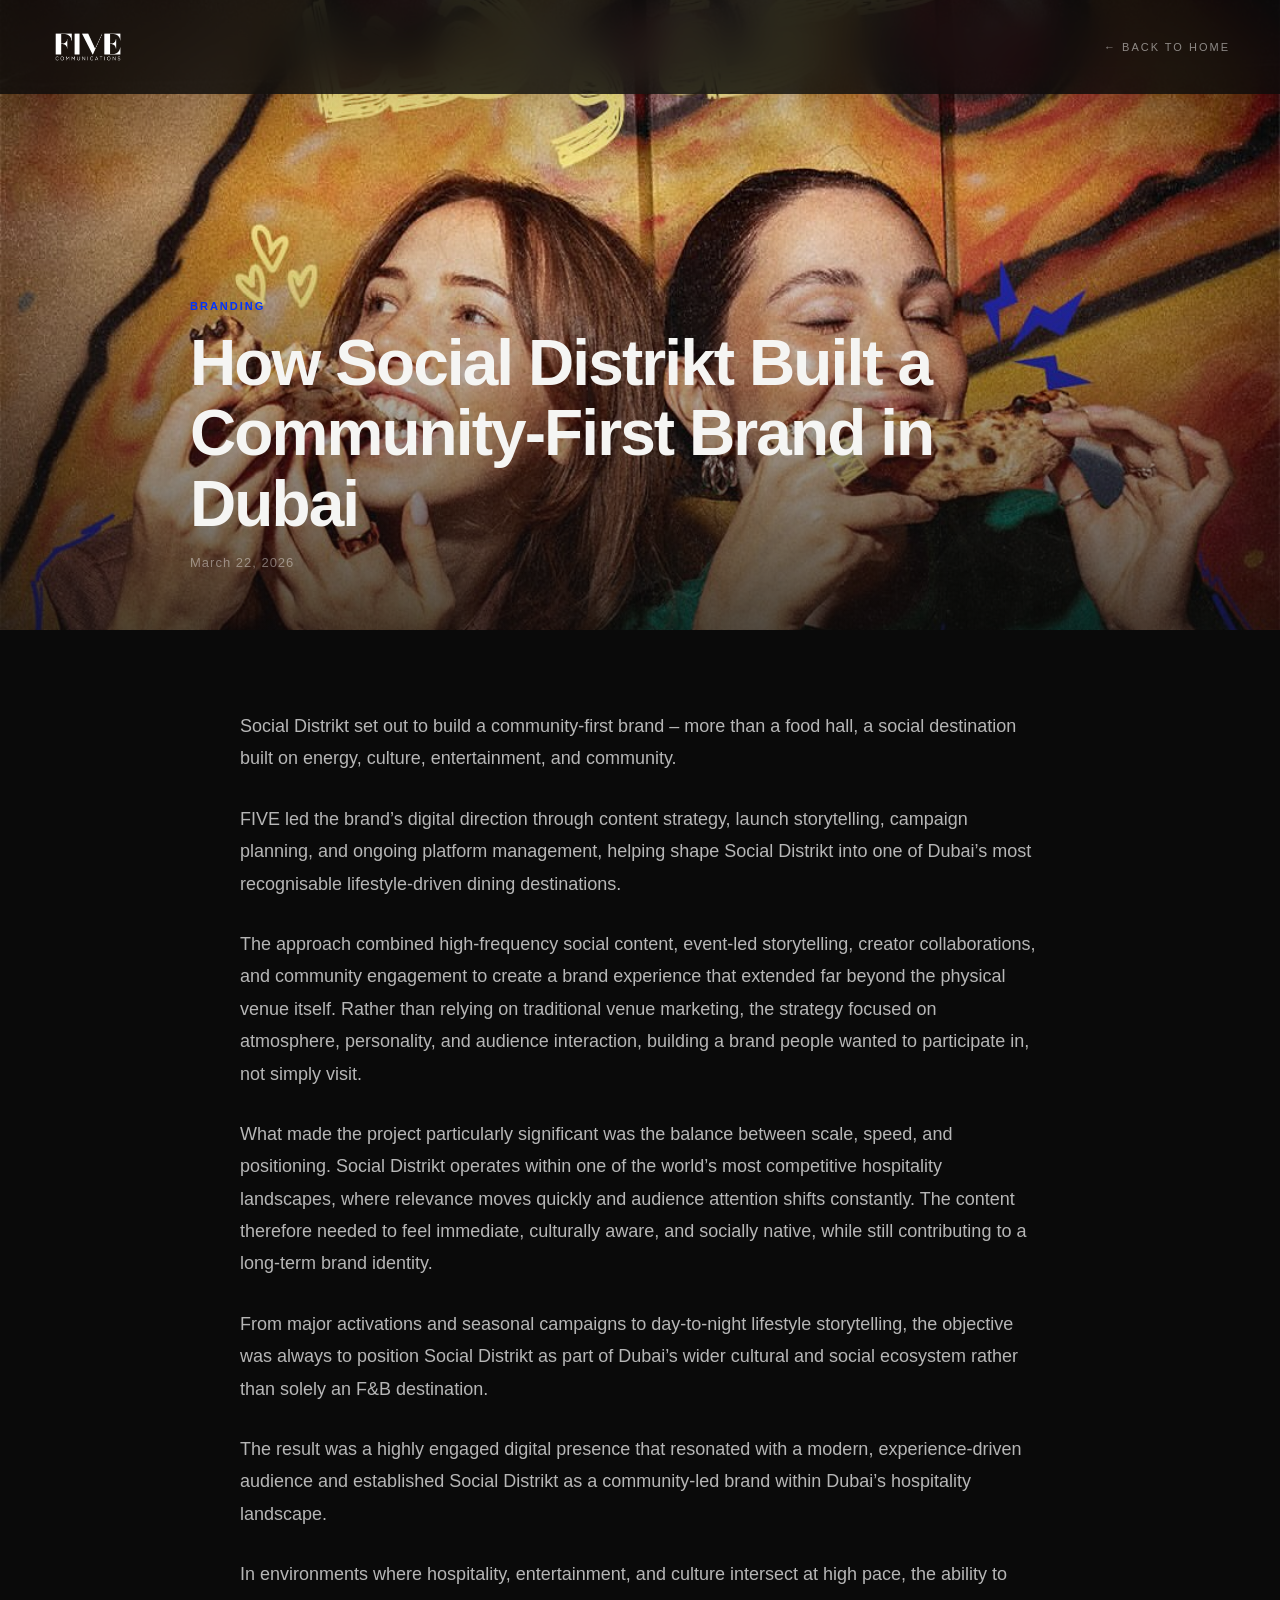
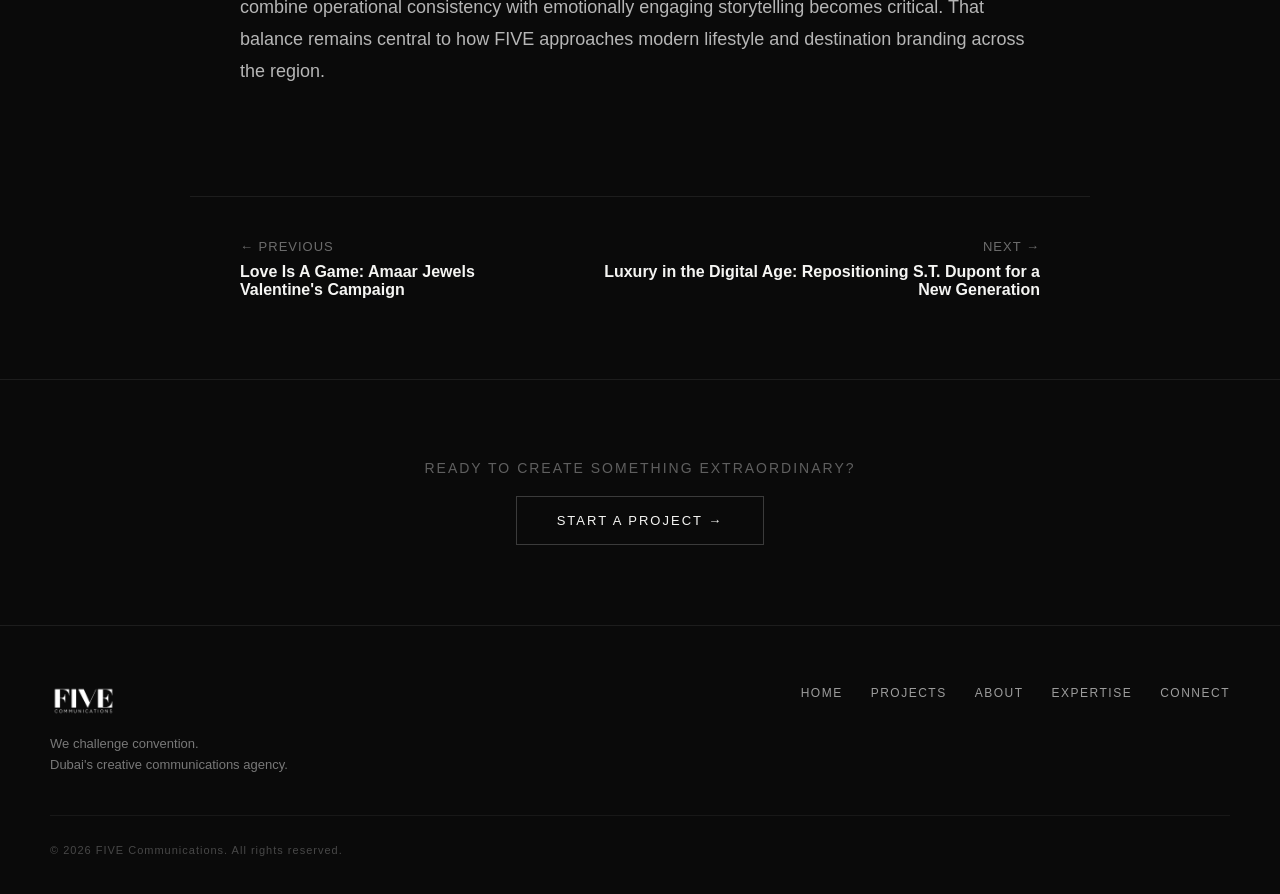
<file: 2026/03/22/how-social-distrikt-built-a-community-first-brand-in-dubai/index.html>
<!DOCTYPE html><html lang="en-US" prefix="og: https://ogp.me/ns#"><head>
    <meta charset="UTF-8">
    <meta name="viewport" content="width=device-width, initial-scale=1">
    
<!-- Search Engine Optimization by Rank Math - https://rankmath.com/ -->
<title>How Social Distrikt Built a Community-First Brand in Dubai</title>
<meta name="description" content="How FIVE helped Social Distrikt build a community-first brand in Dubai — through content strategy, creator collaborations, and culture-first storytelling.">
<meta name="robots" content="index, follow, max-snippet:-1, max-video-preview:-1, max-image-preview:large">
<link rel="canonical" href="https://commfive.com/2026/03/22/how-social-distrikt-built-a-community-first-brand-in-dubai/">
<meta property="og:locale" content="en_US">
<meta property="og:type" content="article">
<meta property="og:title" content="How Social Distrikt Built a Community-First Brand in Dubai">
<meta property="og:description" content="How FIVE helped Social Distrikt build a community-first brand in Dubai — through content strategy, creator collaborations, and culture-first storytelling.">
<meta property="og:url" content="https://commfive.com/2026/03/22/how-social-distrikt-built-a-community-first-brand-in-dubai/">
<meta property="og:site_name" content="FIVE Communications">
<meta property="article:section" content="Branding">
<meta property="og:updated_time" content="2026-07-13T16:02:01+00:00">
<meta property="og:image" content="../../../../wp-content/uploads/2026/03/Social-Distrikt.jpg">
<meta property="og:image:secure_url" content="../../../../wp-content/uploads/2026/03/Social-Distrikt.jpg">
<meta property="og:image:width" content="1080">
<meta property="og:image:height" content="1350">
<meta property="og:image:alt" content="community-first brand">
<meta property="og:image:type" content="image/jpeg">
<meta property="article:published_time" content="2026-03-22T20:25:02+00:00">
<meta property="article:modified_time" content="2026-07-13T16:02:01+00:00">
<meta name="twitter:card" content="summary_large_image">
<meta name="twitter:title" content="How Social Distrikt Built a Community-First Brand in Dubai">
<meta name="twitter:description" content="How FIVE helped Social Distrikt build a community-first brand in Dubai — through content strategy, creator collaborations, and culture-first storytelling.">
<meta name="twitter:image" content="https://commfive.com/wp-content/uploads/2026/03/Social-Distrikt.jpg">
<meta name="twitter:label1" content="Written by">
<meta name="twitter:data1" content="admin">
<meta name="twitter:label2" content="Time to read">
<meta name="twitter:data2" content="1 minute">
<script type="application/ld+json" class="rank-math-schema">{"@context":"https://schema.org","@graph":[{"@type":"Organization","@id":"https://commfive.com/#organization","name":"My Blog","url":"https://commfive.com"},{"@type":"WebSite","@id":"https://commfive.com/#website","url":"https://commfive.com","name":"FIVE Communications","alternateName":"FIVE","publisher":{"@id":"https://commfive.com/#organization"},"inLanguage":"en-US"},{"@type":"ImageObject","@id":"https://commfive.com/wp-content/uploads/2026/03/Social-Distrikt.jpg","url":"https://commfive.com/wp-content/uploads/2026/03/Social-Distrikt.jpg","width":"1080","height":"1350","inLanguage":"en-US"},{"@type":"WebPage","@id":"https://commfive.com/2026/03/22/how-social-distrikt-built-a-community-first-brand-in-dubai/#webpage","url":"https://commfive.com/2026/03/22/how-social-distrikt-built-a-community-first-brand-in-dubai/","name":"How Social Distrikt Built a Community-First Brand in Dubai","datePublished":"2026-03-22T20:25:02+00:00","dateModified":"2026-07-13T16:02:01+00:00","isPartOf":{"@id":"https://commfive.com/#website"},"primaryImageOfPage":{"@id":"https://commfive.com/wp-content/uploads/2026/03/Social-Distrikt.jpg"},"inLanguage":"en-US"},{"@type":"Person","@id":"https://commfive.com/author/admin/","name":"admin","url":"https://commfive.com/author/admin/","image":{"@type":"ImageObject","@id":"https://secure.gravatar.com/avatar/a1371534340c43bba4c39fcc12b18343821b518d2e1f61e1f0f45c90059c5304?s=96&amp;d=mm&amp;r=g","url":"https://secure.gravatar.com/avatar/a1371534340c43bba4c39fcc12b18343821b518d2e1f61e1f0f45c90059c5304?s=96&amp;d=mm&amp;r=g","caption":"admin","inLanguage":"en-US"},"sameAs":["https://commfive.com"],"worksFor":{"@id":"https://commfive.com/#organization"}},{"@type":"BlogPosting","headline":"How Social Distrikt Built a Community-First Brand in Dubai","keywords":"community-first brand","datePublished":"2026-03-22T20:25:02+00:00","dateModified":"2026-07-13T16:02:01+00:00","articleSection":"Branding","author":{"@id":"https://commfive.com/author/admin/","name":"admin"},"publisher":{"@id":"https://commfive.com/#organization"},"description":"How FIVE helped Social Distrikt build a community-first brand in Dubai \u2014 through content strategy, creator collaborations, and culture-first storytelling.","name":"How Social Distrikt Built a Community-First Brand in Dubai","@id":"https://commfive.com/2026/03/22/how-social-distrikt-built-a-community-first-brand-in-dubai/#richSnippet","isPartOf":{"@id":"https://commfive.com/2026/03/22/how-social-distrikt-built-a-community-first-brand-in-dubai/#webpage"},"image":{"@id":"https://commfive.com/wp-content/uploads/2026/03/Social-Distrikt.jpg"},"inLanguage":"en-US","mainEntityOfPage":{"@id":"https://commfive.com/2026/03/22/how-social-distrikt-built-a-community-first-brand-in-dubai/#webpage"}}]}</script>
<!-- /Rank Math WordPress SEO plugin -->

<link rel="dns-prefetch" href="//cdnjs.cloudflare.com">
<link rel="dns-prefetch" href="//cdn.jsdelivr.net">
<link rel="dns-prefetch" href="//unpkg.com">
<link rel="alternate" title="oEmbed (JSON)" type="application/json+oembed" href="https://commfive.com/wp-json/oembed/1.0/embed?url=https%3A%2F%2Fcommfive.com%2F2026%2F03%2F22%2Fhow-social-distrikt-built-a-community-first-brand-in-dubai%2F">
<link rel="alternate" title="oEmbed (XML)" type="text/xml+oembed" href="https://commfive.com/wp-json/oembed/1.0/embed?url=https%3A%2F%2Fcommfive.com%2F2026%2F03%2F22%2Fhow-social-distrikt-built-a-community-first-brand-in-dubai%2F&amp;format=xml">
<style id="wp-img-auto-sizes-contain-inline-css">
img:is([sizes=auto i],[sizes^="auto," i]){contain-intrinsic-size:3000px 1500px}
/*# sourceURL=wp-img-auto-sizes-contain-inline-css */
</style>
<link rel="stylesheet" id="five-theme-css" href="../../../../wp-content/themes/five/style_ver%3D1788542738.css" media="all">
<style id="wp-emoji-styles-inline-css">

	img.wp-smiley, img.emoji {
		display: inline !important;
		border: none !important;
		box-shadow: none !important;
		height: 1em !important;
		width: 1em !important;
		margin: 0 0.07em !important;
		vertical-align: -0.1em !important;
		background: none !important;
		padding: 0 !important;
	}
/*# sourceURL=wp-emoji-styles-inline-css */
</style>
<style id="wp-block-library-inline-css">
:root{--wp-block-synced-color:#7a00df;--wp-block-synced-color--rgb:122,0,223;--wp-bound-block-color:var(--wp-block-synced-color);--wp-editor-canvas-background:#ddd;--wp-admin-theme-color:#007cba;--wp-admin-theme-color--rgb:0,124,186;--wp-admin-theme-color-darker-10:#006ba1;--wp-admin-theme-color-darker-10--rgb:0,107,160.5;--wp-admin-theme-color-darker-20:#005a87;--wp-admin-theme-color-darker-20--rgb:0,90,135;--wp-admin-border-width-focus:2px}@media (min-resolution:192dpi){:root{--wp-admin-border-width-focus:1.5px}}.wp-element-button{cursor:pointer}:root .has-very-light-gray-background-color{background-color:#eee}:root .has-very-dark-gray-background-color{background-color:#313131}:root .has-very-light-gray-color{color:#eee}:root .has-very-dark-gray-color{color:#313131}:root .has-vivid-green-cyan-to-vivid-cyan-blue-gradient-background{background:linear-gradient(135deg,#00d084,#0693e3)}:root .has-purple-crush-gradient-background{background:linear-gradient(135deg,#34e2e4,#4721fb 50%,#ab1dfe)}:root .has-hazy-dawn-gradient-background{background:linear-gradient(135deg,#faaca8,#dad0ec)}:root .has-subdued-olive-gradient-background{background:linear-gradient(135deg,#fafae1,#67a671)}:root .has-atomic-cream-gradient-background{background:linear-gradient(135deg,#fdd79a,#004a59)}:root .has-nightshade-gradient-background{background:linear-gradient(135deg,#330968,#31cdcf)}:root .has-midnight-gradient-background{background:linear-gradient(135deg,#020381,#2874fc)}:root{--wp--preset--font-size--normal:16px;--wp--preset--font-size--huge:42px}.has-regular-font-size{font-size:1em}.has-larger-font-size{font-size:2.625em}.has-normal-font-size{font-size:var(--wp--preset--font-size--normal)}.has-huge-font-size{font-size:var(--wp--preset--font-size--huge)}:root .has-text-align-center{text-align:center}:root .has-text-align-left{text-align:left}:root .has-text-align-right{text-align:right}.has-fit-text{white-space:nowrap!important}#end-resizable-editor-section{display:none}.aligncenter{clear:both}.items-justified-left{justify-content:flex-start}.items-justified-center{justify-content:center}.items-justified-right{justify-content:flex-end}.items-justified-space-between{justify-content:space-between}.screen-reader-text{word-wrap:normal!important;border:0;clip-path:inset(50%);height:1px;margin:-1px;overflow:hidden;padding:0;position:absolute;width:1px;word-break:normal!important}.screen-reader-text:focus{background-color:#ddd;clip-path:none;color:#444;display:block;font-size:1em;height:auto;left:5px;line-height:normal;padding:15px 23px 14px;text-decoration:none;top:5px;width:auto;z-index:100000}html :where(.has-border-color){border-style:solid}html :where([style^=border-color],[style*=";border-color"],[style*="; border-color"]){border-style:solid}html :where([style^=border-top-color],[style*=";border-top-color"],[style*="; border-top-color"]){border-top-style:solid}html :where([style^=border-right-color],[style*=";border-right-color"],[style*="; border-right-color"]){border-right-style:solid}html :where([style^=border-bottom-color],[style*=";border-bottom-color"],[style*="; border-bottom-color"]){border-bottom-style:solid}html :where([style^=border-left-color],[style*=";border-left-color"],[style*="; border-left-color"]){border-left-style:solid}html :where([style^=border-width],[style*=";border-width"],[style*="; border-width"]){border-style:solid}html :where([style^=border-top-width],[style*=";border-top-width"],[style*="; border-top-width"]){border-top-style:solid}html :where([style^=border-right-width],[style*=";border-right-width"],[style*="; border-right-width"]){border-right-style:solid}html :where([style^=border-bottom-width],[style*=";border-bottom-width"],[style*="; border-bottom-width"]){border-bottom-style:solid}html :where([style^=border-left-width],[style*=";border-left-width"],[style*="; border-left-width"]){border-left-style:solid}html :where(img[class*=wp-image-]){height:auto;max-width:100%}:where(figure){margin:0 0 1em}html :where(.is-position-sticky){--wp-admin--admin-bar--position-offset:var(--wp-admin--admin-bar--height,0px)}@media screen and (max-width:600px){html :where(.is-position-sticky){--wp-admin--admin-bar--position-offset:0px}}

/*# sourceURL=/wp-includes/css/dist/block-library/common.min.css */
</style>
<style id="wp-block-paragraph-inline-css">
.is-small-text{font-size:.875em}.is-regular-text{font-size:1em}.is-large-text{font-size:2.25em}.is-larger-text{font-size:3em}.has-drop-cap:not(:focus):first-letter{float:left;font-size:8.4em;font-style:normal;font-weight:100;line-height:.68;margin:.05em .1em 0 0;text-transform:uppercase}body.rtl .has-drop-cap:not(:focus):first-letter{float:none;margin-left:.1em}p.has-drop-cap.has-background{overflow:hidden}:root :where(p.has-background){padding:1.25em 2.375em}:where(p.has-text-color:not(.has-link-color)) a{color:inherit}p.has-text-align-left[style*="writing-mode:vertical-lr"],p.has-text-align-right[style*="writing-mode:vertical-rl"]{rotate:180deg}
/*# sourceURL=https://commfive.com/wp-includes/blocks/paragraph/style.min.css */
</style>

<style id="classic-theme-styles-inline-css">
/*! This file is auto-generated */
.wp-block-button__link{color:#fff;background-color:#32373c;border-radius:9999px;box-shadow:none;text-decoration:none;padding:calc(.667em + 2px) calc(1.333em + 2px);font-size:1.125em}.wp-block-file__button{background:#32373c;color:#fff;text-decoration:none}
/*# sourceURL=/wp-includes/css/classic-themes.min.css */
</style>

<style id="global-styles-inline-css">
:root{--wp--preset--aspect-ratio--square: 1;--wp--preset--aspect-ratio--4-3: 4/3;--wp--preset--aspect-ratio--3-4: 3/4;--wp--preset--aspect-ratio--3-2: 3/2;--wp--preset--aspect-ratio--2-3: 2/3;--wp--preset--aspect-ratio--16-9: 16/9;--wp--preset--aspect-ratio--9-16: 9/16;--wp--preset--color--black: #000000;--wp--preset--color--cyan-bluish-gray: #abb8c3;--wp--preset--color--white: #ffffff;--wp--preset--color--pale-pink: #f78da7;--wp--preset--color--vivid-red: #cf2e2e;--wp--preset--color--luminous-vivid-orange: #ff6900;--wp--preset--color--luminous-vivid-amber: #fcb900;--wp--preset--color--light-green-cyan: #7bdcb5;--wp--preset--color--vivid-green-cyan: #00d084;--wp--preset--color--pale-cyan-blue: #8ed1fc;--wp--preset--color--vivid-cyan-blue: #0693e3;--wp--preset--color--vivid-purple: #9b51e0;--wp--preset--gradient--vivid-cyan-blue-to-vivid-purple: linear-gradient(135deg,rgb(6,147,227) 0%,rgb(155,81,224) 100%);--wp--preset--gradient--light-green-cyan-to-vivid-green-cyan: linear-gradient(135deg,rgb(122,220,180) 0%,rgb(0,208,130) 100%);--wp--preset--gradient--luminous-vivid-amber-to-luminous-vivid-orange: linear-gradient(135deg,rgb(252,185,0) 0%,rgb(255,105,0) 100%);--wp--preset--gradient--luminous-vivid-orange-to-vivid-red: linear-gradient(135deg,rgb(255,105,0) 0%,rgb(207,46,46) 100%);--wp--preset--gradient--very-light-gray-to-cyan-bluish-gray: linear-gradient(135deg,rgb(238,238,238) 0%,rgb(169,184,195) 100%);--wp--preset--gradient--cool-to-warm-spectrum: linear-gradient(135deg,rgb(74,234,220) 0%,rgb(151,120,209) 20%,rgb(207,42,186) 40%,rgb(238,44,130) 60%,rgb(251,105,98) 80%,rgb(254,248,76) 100%);--wp--preset--gradient--blush-light-purple: linear-gradient(135deg,rgb(255,206,236) 0%,rgb(152,150,240) 100%);--wp--preset--gradient--blush-bordeaux: linear-gradient(135deg,rgb(254,205,165) 0%,rgb(254,45,45) 50%,rgb(107,0,62) 100%);--wp--preset--gradient--luminous-dusk: linear-gradient(135deg,rgb(255,203,112) 0%,rgb(199,81,192) 50%,rgb(65,88,208) 100%);--wp--preset--gradient--pale-ocean: linear-gradient(135deg,rgb(255,245,203) 0%,rgb(182,227,212) 50%,rgb(51,167,181) 100%);--wp--preset--gradient--electric-grass: linear-gradient(135deg,rgb(202,248,128) 0%,rgb(113,206,126) 100%);--wp--preset--gradient--midnight: linear-gradient(135deg,rgb(2,3,129) 0%,rgb(40,116,252) 100%);--wp--preset--font-size--small: 13px;--wp--preset--font-size--medium: 20px;--wp--preset--font-size--large: 36px;--wp--preset--font-size--x-large: 42px;--wp--preset--spacing--20: 0.44rem;--wp--preset--spacing--30: 0.67rem;--wp--preset--spacing--40: 1rem;--wp--preset--spacing--50: 1.5rem;--wp--preset--spacing--60: 2.25rem;--wp--preset--spacing--70: 3.38rem;--wp--preset--spacing--80: 5.06rem;--wp--preset--shadow--natural: 6px 6px 9px rgba(0, 0, 0, 0.2);--wp--preset--shadow--deep: 12px 12px 50px rgba(0, 0, 0, 0.4);--wp--preset--shadow--sharp: 6px 6px 0px rgba(0, 0, 0, 0.2);--wp--preset--shadow--outlined: 6px 6px 0px -3px rgb(255, 255, 255), 6px 6px rgb(0, 0, 0);--wp--preset--shadow--crisp: 6px 6px 0px rgb(0, 0, 0);}.wp-block-button{--wp--preset--dimension--25: 25%;--wp--preset--dimension--50: 50%;--wp--preset--dimension--75: 75%;--wp--preset--dimension--100: 100%;}:where(body) { margin: 0; }:where(.is-layout-flex){gap: 0.5em;}:where(.is-layout-grid){gap: 0.5em;}body .is-layout-flex{display: flex;}.is-layout-flex{flex-wrap: wrap;align-items: center;}.is-layout-flex > :is(*, div){margin: 0;}body .is-layout-grid{display: grid;}.is-layout-grid > :is(*, div){margin: 0;}body{padding-top: 0px;padding-right: 0px;padding-bottom: 0px;padding-left: 0px;}:root :where(.wp-element-button, .wp-block-button__link){background-color: #32373c;border-width: 0;color: #fff;font-family: inherit;font-size: inherit;font-style: inherit;font-weight: inherit;letter-spacing: inherit;line-height: inherit;padding-top: calc(0.667em + 2px);padding-right: calc(1.333em + 2px);padding-bottom: calc(0.667em + 2px);padding-left: calc(1.333em + 2px);text-decoration: none;text-transform: inherit;}.has-black-color{color: var(--wp--preset--color--black) !important;}.has-cyan-bluish-gray-color{color: var(--wp--preset--color--cyan-bluish-gray) !important;}.has-white-color{color: var(--wp--preset--color--white) !important;}.has-pale-pink-color{color: var(--wp--preset--color--pale-pink) !important;}.has-vivid-red-color{color: var(--wp--preset--color--vivid-red) !important;}.has-luminous-vivid-orange-color{color: var(--wp--preset--color--luminous-vivid-orange) !important;}.has-luminous-vivid-amber-color{color: var(--wp--preset--color--luminous-vivid-amber) !important;}.has-light-green-cyan-color{color: var(--wp--preset--color--light-green-cyan) !important;}.has-vivid-green-cyan-color{color: var(--wp--preset--color--vivid-green-cyan) !important;}.has-pale-cyan-blue-color{color: var(--wp--preset--color--pale-cyan-blue) !important;}.has-vivid-cyan-blue-color{color: var(--wp--preset--color--vivid-cyan-blue) !important;}.has-vivid-purple-color{color: var(--wp--preset--color--vivid-purple) !important;}.has-black-background-color{background-color: var(--wp--preset--color--black) !important;}.has-cyan-bluish-gray-background-color{background-color: var(--wp--preset--color--cyan-bluish-gray) !important;}.has-white-background-color{background-color: var(--wp--preset--color--white) !important;}.has-pale-pink-background-color{background-color: var(--wp--preset--color--pale-pink) !important;}.has-vivid-red-background-color{background-color: var(--wp--preset--color--vivid-red) !important;}.has-luminous-vivid-orange-background-color{background-color: var(--wp--preset--color--luminous-vivid-orange) !important;}.has-luminous-vivid-amber-background-color{background-color: var(--wp--preset--color--luminous-vivid-amber) !important;}.has-light-green-cyan-background-color{background-color: var(--wp--preset--color--light-green-cyan) !important;}.has-vivid-green-cyan-background-color{background-color: var(--wp--preset--color--vivid-green-cyan) !important;}.has-pale-cyan-blue-background-color{background-color: var(--wp--preset--color--pale-cyan-blue) !important;}.has-vivid-cyan-blue-background-color{background-color: var(--wp--preset--color--vivid-cyan-blue) !important;}.has-vivid-purple-background-color{background-color: var(--wp--preset--color--vivid-purple) !important;}.has-black-border-color{border-color: var(--wp--preset--color--black) !important;}.has-cyan-bluish-gray-border-color{border-color: var(--wp--preset--color--cyan-bluish-gray) !important;}.has-white-border-color{border-color: var(--wp--preset--color--white) !important;}.has-pale-pink-border-color{border-color: var(--wp--preset--color--pale-pink) !important;}.has-vivid-red-border-color{border-color: var(--wp--preset--color--vivid-red) !important;}.has-luminous-vivid-orange-border-color{border-color: var(--wp--preset--color--luminous-vivid-orange) !important;}.has-luminous-vivid-amber-border-color{border-color: var(--wp--preset--color--luminous-vivid-amber) !important;}.has-light-green-cyan-border-color{border-color: var(--wp--preset--color--light-green-cyan) !important;}.has-vivid-green-cyan-border-color{border-color: var(--wp--preset--color--vivid-green-cyan) !important;}.has-pale-cyan-blue-border-color{border-color: var(--wp--preset--color--pale-cyan-blue) !important;}.has-vivid-cyan-blue-border-color{border-color: var(--wp--preset--color--vivid-cyan-blue) !important;}.has-vivid-purple-border-color{border-color: var(--wp--preset--color--vivid-purple) !important;}.has-vivid-cyan-blue-to-vivid-purple-gradient-background{background: var(--wp--preset--gradient--vivid-cyan-blue-to-vivid-purple) !important;}.has-light-green-cyan-to-vivid-green-cyan-gradient-background{background: var(--wp--preset--gradient--light-green-cyan-to-vivid-green-cyan) !important;}.has-luminous-vivid-amber-to-luminous-vivid-orange-gradient-background{background: var(--wp--preset--gradient--luminous-vivid-amber-to-luminous-vivid-orange) !important;}.has-luminous-vivid-orange-to-vivid-red-gradient-background{background: var(--wp--preset--gradient--luminous-vivid-orange-to-vivid-red) !important;}.has-very-light-gray-to-cyan-bluish-gray-gradient-background{background: var(--wp--preset--gradient--very-light-gray-to-cyan-bluish-gray) !important;}.has-cool-to-warm-spectrum-gradient-background{background: var(--wp--preset--gradient--cool-to-warm-spectrum) !important;}.has-blush-light-purple-gradient-background{background: var(--wp--preset--gradient--blush-light-purple) !important;}.has-blush-bordeaux-gradient-background{background: var(--wp--preset--gradient--blush-bordeaux) !important;}.has-luminous-dusk-gradient-background{background: var(--wp--preset--gradient--luminous-dusk) !important;}.has-pale-ocean-gradient-background{background: var(--wp--preset--gradient--pale-ocean) !important;}.has-electric-grass-gradient-background{background: var(--wp--preset--gradient--electric-grass) !important;}.has-midnight-gradient-background{background: var(--wp--preset--gradient--midnight) !important;}.has-small-font-size{font-size: var(--wp--preset--font-size--small) !important;}.has-medium-font-size{font-size: var(--wp--preset--font-size--medium) !important;}.has-large-font-size{font-size: var(--wp--preset--font-size--large) !important;}.has-x-large-font-size{font-size: var(--wp--preset--font-size--x-large) !important;}
/*# sourceURL=global-styles-inline-css */
</style>

<script id="gsap-js" src="../../../../cdnjs.cloudflare.com/ajax/libs/gsap/3.12.5/gsap.min_ver%3D3.12.5.js"></script>
<script id="gsap-scrolltrigger-js" src="../../../../cdnjs.cloudflare.com/ajax/libs/gsap/3.12.5/ScrollTrigger.min_ver%3D3.12.5.js"></script>
<script id="gsap-splittext-js" src="../../../../cdn.jsdelivr.net/npm/gsap%403.13.0/dist/SplitText.min_ver%3D3.13.0.js"></script>
<script id="gsap-scrambletext-js" src="../../../../cdn.jsdelivr.net/npm/gsap%403.13.0/dist/ScrambleTextPlugin.min_ver%3D3.13.0.js"></script>
<script id="lenis-js" src="../../../../unpkg.com/lenis%401.1.13/dist/lenis.min_ver%3D1.1.13.js"></script>
<link rel="https://api.w.org/" href="https://commfive.com/wp-json/"><link rel="alternate" title="JSON" type="application/json" href="https://commfive.com/wp-json/wp/v2/posts/52"><link rel="shortlink" href="https://commfive.com/?p=52">
<link rel="icon" href="../../../../wp-content/uploads/2026/05/cropped-Five-Communications-Logo-32x32.jpg" sizes="32x32">
<link rel="icon" href="../../../../wp-content/uploads/2026/05/cropped-Five-Communications-Logo-192x192.jpg" sizes="192x192">
<link rel="apple-touch-icon" href="../../../../wp-content/uploads/2026/05/cropped-Five-Communications-Logo-180x180.jpg">
<meta name="msapplication-TileImage" content="https://commfive.com/wp-content/uploads/2026/05/cropped-Five-Communications-Logo-270x270.jpg">
    <script src="../../../../cdnjs.cloudflare.com/ajax/libs/gsap/3.12.5/gsap.min.js"></script>
    <script src="../../../../unpkg.com/lenis%401.1.13/dist/lenis.min.js"></script>
    <style>
        /* Restore default cursor — this page has no custom cursor element/JS,
           so override style.css's desktop "cursor: none" rule */
        @media (pointer: fine) {
            *, *::before, *::after { cursor: auto !important; }
            a, button, [role="button"], .single-nav-logo,
            .single-footer-nav a { cursor: pointer !important; }
        }

        :root {
            --color-blue: #0033FF;
            --color-black: #0a0a0a;
            --color-white: #f5f5f3;
            --max-width: 900px;
            --pad: 50px;
        }

        *, *::before, *::after { margin: 0; padding: 0; box-sizing: border-box; }

        html { -webkit-font-smoothing: antialiased; }

        body {
            font-family: 'Gotham', 'Avenir Next', 'Segoe UI', Roboto, 'Helvetica Neue', Helvetica, Arial, sans-serif;
            background: var(--color-black);
            color: var(--color-white);
            overflow-x: hidden;
        }

        /* ── Navigation ── */
        .single-nav {
            position: fixed;
            top: 0; left: 0;
            width: 100%;
            z-index: 1000;
            padding: 30px 0;
            background: rgba(10, 10, 10, 0.8);
            backdrop-filter: blur(20px);
            -webkit-backdrop-filter: blur(20px);
        }

        .single-nav-inner {
            max-width: 1600px;
            margin: 0 auto;
            padding: 0 var(--pad);
            display: flex;
            justify-content: space-between;
            align-items: center;
        }

        .single-nav-logo {
            display: block;
            text-decoration: none;
        }

        .single-nav-logo img {
            height: 34px;
            width: auto;
            display: block;
        }

        .single-nav-back {
            font-weight: 500;
            font-size: 11px;
            letter-spacing: 2px;
            text-transform: uppercase;
            color: rgba(255,255,255,0.5);
            text-decoration: none;
            transition: color 0.3s ease;
        }

        .single-nav-back:hover { color: var(--color-blue); }

        /* ── Hero Image ── */
        .single-hero {
            position: relative;
            width: 100%;
            height: 70vh;
            min-height: 400px;
            overflow: hidden;
        }

        .single-hero img {
            width: 100%;
            height: 100%;
            object-fit: cover;
            object-position: center 28%;
        }

        .single-hero-overlay {
            position: absolute;
            inset: 0;
            background: linear-gradient(180deg, rgba(10,10,10,0.3) 0%, rgba(10,10,10,0) 30%, rgba(10,10,10,0.7) 100%);
        }

        .single-hero-meta {
            position: absolute;
            bottom: 60px;
            left: 0;
            width: 100%;
            padding: 0 var(--pad);
        }

        .single-hero-meta-inner {
            max-width: var(--max-width);
            margin: 0 auto;
        }

        .single-cat {
            display: inline-block;
            font-size: 11px;
            font-weight: 700;
            letter-spacing: 2px;
            text-transform: uppercase;
            color: var(--color-blue);
            margin-bottom: 16px;
        }

        .single-title {
            font-size: var(--fs-title);
            font-weight: 700;
            line-height: 1.1;
            letter-spacing: var(--ls-display);
            color: var(--color-white);
            max-width: 800px;
        }

        .single-date {
            margin-top: 16px;
            font-size: 13px;
            font-weight: 400;
            letter-spacing: 1px;
            color: rgba(255,255,255,0.4);
        }

        /* ── Article Content ── */
        .single-content {
            max-width: var(--max-width);
            margin: 0 auto;
            padding: 80px var(--pad);
        }

        .single-content p {
            font-size: 18px;
            line-height: 1.8;
            color: rgba(255,255,255,0.7);
            margin-bottom: 28px;
        }

        .single-content h2 {
            font-size: var(--fs-subhead);
            font-weight: 700;
            margin: 48px 0 20px;
            color: var(--color-white);
        }

        .single-content h3 {
            font-size: 22px;
            font-weight: 700;
            margin: 36px 0 16px;
            color: var(--color-white);
        }

        .single-content img {
            width: 100%;
            height: auto;
            border-radius: 4px;
            margin: 32px 0;
        }

        /* ── Embedded social posts (Instagram, etc.) ── */
        .single-content .instagram-media,
        .single-content iframe.instagram-media-rendered {
            margin: 48px auto !important;
            border-radius: 16px !important;
            border: 1px solid rgba(255, 255, 255, 0.1) !important;
            box-shadow: 0 24px 70px rgba(0, 0, 0, 0.55) !important;
            overflow: hidden;
        }

        /* Subtle caption under an embed if one follows it */
        .single-content .wp-block-embed figcaption,
        .single-content .instagram-media + p em {
            display: block;
            text-align: center;
            font-size: 13px;
            color: rgba(255, 255, 255, 0.4);
            margin-top: -28px;
            margin-bottom: 48px;
        }

        .single-content a {
            color: var(--color-blue);
            text-decoration: none;
        }

        .single-content a:hover {
            text-decoration: underline;
        }

        .single-content blockquote {
            border-left: 3px solid var(--color-blue);
            padding: 8px 0 8px 24px;
            margin: 32px 0;
        }

        .single-content blockquote p {
            font-size: 20px;
            font-style: italic;
            color: rgba(255,255,255,0.85);
        }

        /* ── Post Navigation ── */
        .single-post-nav {
            max-width: var(--max-width);
            margin: 0 auto;
            padding: 0 var(--pad) 80px;
            display: flex;
            justify-content: space-between;
            gap: 40px;
            border-top: 1px solid rgba(255,255,255,0.08);
            padding-top: 40px;
        }

        .single-post-nav a {
            text-decoration: none;
            color: rgba(255,255,255,0.4);
            font-size: 13px;
            font-weight: 500;
            letter-spacing: 1px;
            text-transform: uppercase;
            transition: color 0.3s ease;
        }

        .single-post-nav a:hover { color: var(--color-blue); }

        .single-post-nav .nav-title {
            display: block;
            margin-top: 8px;
            font-size: 16px;
            font-weight: 700;
            letter-spacing: 0;
            text-transform: none;
            color: var(--color-white);
        }

        /* ── CTA ── */
        .single-cta {
            text-align: center;
            padding: 80px var(--pad);
            border-top: 1px solid rgba(255,255,255,0.08);
        }

        .single-cta-text {
            font-size: 14px;
            letter-spacing: 2px;
            text-transform: uppercase;
            color: rgba(255,255,255,0.35);
            margin-bottom: 20px;
        }

        .single-cta-link {
            display: inline-block;
            font-size: 13px;
            font-weight: 500;
            letter-spacing: 2px;
            text-transform: uppercase;
            color: var(--color-white);
            text-decoration: none;
            padding: 16px 40px;
            border: 1px solid rgba(255,255,255,0.2);
            transition: all 0.3s ease;
        }

        .single-cta-link:hover {
            background: var(--color-blue);
            border-color: var(--color-blue);
        }

        /* ── Footer ── */
        .single-footer {
            border-top: 1px solid rgba(255,255,255,0.08);
            padding: 60px var(--pad) 36px;
        }

        .single-footer-inner {
            max-width: 1600px;
            margin: 0 auto;
            display: flex;
            justify-content: space-between;
            align-items: flex-start;
            gap: 40px;
            flex-wrap: wrap;
        }

        .single-footer-logo { display: block; text-decoration: none; }
        .single-footer-logo img { height: 30px; width: auto; display: block; }

        .single-footer-line {
            margin-top: 18px;
            font-size: 13px;
            line-height: 1.6;
            color: rgba(255,255,255,0.45);
        }

        .single-footer-nav { display: flex; gap: 28px; flex-wrap: wrap; }
        .single-footer-nav a {
            font-size: 12px;
            font-weight: 500;
            letter-spacing: 1.5px;
            text-transform: uppercase;
            color: rgba(255,255,255,0.6);
            text-decoration: none;
            transition: color 0.3s ease;
        }
        .single-footer-nav a:hover { color: var(--color-blue); }

        .single-footer-bottom {
            max-width: 1600px;
            margin: 40px auto 0;
            padding-top: 24px;
            border-top: 1px solid rgba(255,255,255,0.06);
        }

        .single-footer-copy {
            font-size: 11px;
            letter-spacing: 1px;
            color: rgba(255,255,255,0.25);
        }

        /* ── Responsive ── */
        @media (max-width: 768px) {
            :root { --pad: 24px; }
            .single-hero { height: 50vh; min-height: 300px; }
            .single-hero-meta { bottom: 30px; }
            .single-content { padding: 50px var(--pad); }
            /* Compact title on mobile so long headings (like AIX) don't dominate */
            .single-title { font-size: clamp(22px, 6.5vw, 30px); letter-spacing: -0.01em; line-height: 1.15; }
            .single-content p { font-size: 16px; }
            .single-post-nav { flex-direction: column; gap: 24px; }
            .single-footer-inner { flex-direction: column; gap: 12px; text-align: center; }
        }
    </style>
</head>
<body class="wp-singular post-template-default single single-post postid-52 single-format-standard wp-theme-five">

<!-- Lenis Smooth Scroll -->
<script>
(function() {
    if (typeof Lenis === 'undefined') return;
    var lenis = new Lenis({ duration: 1.2, easing: function(t) { return Math.min(1, 1.001 - Math.pow(2, -10 * t)); }, smooth: true, smoothTouch: false });
    if (typeof gsap !== 'undefined') {
        gsap.ticker.add(function(time) { lenis.raf(time * 1000); });
        gsap.ticker.lagSmoothing(0);
    } else {
        function raf(time) { lenis.raf(time); requestAnimationFrame(raf); }
        requestAnimationFrame(raf);
    }
})();
</script>

<nav class="single-nav">
    <div class="single-nav-inner">
        <a href="../../../../index.html" class="single-nav-logo">
            <img src="../../../../wp-content/themes/five/images/fivelogowhite.png" alt="FIVE Communications">
        </a>
        <a href="../../../../index.html" class="single-nav-back">← Back to Home</a>
    </div>
</nav>



<div class="single-hero">
    <img src="../../../../wp-content/uploads/2026/03/Social-Distrikt.jpg" alt="How Social Distrikt Built a Community-First Brand in Dubai">
    <div class="single-hero-overlay"></div>
    <div class="single-hero-meta">
        <div class="single-hero-meta-inner">
            <span class="single-cat">Branding</span>
            <h1 class="single-title">How Social Distrikt Built a Community-First Brand in Dubai</h1>
            <p class="single-date">March 22, 2026</p>
        </div>
    </div>
</div>

<article class="single-content">
    
<p class="wp-block-paragraph">Social Distrikt set out to build a community-first brand – more than a food hall, a social destination built on energy, culture, entertainment, and community.</p>



<p class="wp-block-paragraph">FIVE led the brand’s digital direction through content strategy, launch storytelling, campaign planning, and ongoing platform management, helping shape Social Distrikt into one of Dubai’s most recognisable lifestyle-driven dining destinations.</p>



<p class="wp-block-paragraph">The approach combined high-frequency social content, event-led storytelling, creator collaborations, and community engagement to create a brand experience that extended far beyond the physical venue itself. Rather than relying on traditional venue marketing, the strategy focused on atmosphere, personality, and audience interaction, building a brand people wanted to participate in, not simply visit.</p>



<p class="wp-block-paragraph">What made the project particularly significant was the balance between scale, speed, and positioning. Social Distrikt operates within one of the world’s most competitive hospitality landscapes, where relevance moves quickly and audience attention shifts constantly. The content therefore needed to feel immediate, culturally aware, and socially native, while still contributing to a long-term brand identity.</p>



<p class="wp-block-paragraph">From major activations and seasonal campaigns to day-to-night lifestyle storytelling, the objective was always to position Social Distrikt as part of Dubai’s wider cultural and social ecosystem rather than solely an F&amp;B destination.</p>



<p class="wp-block-paragraph">The result was a highly engaged digital presence that resonated with a modern, experience-driven audience and established Social Distrikt as a community-led brand within Dubai’s hospitality landscape.</p>



<p class="wp-block-paragraph">In environments where hospitality, entertainment, and culture intersect at high pace, the ability to combine operational consistency with emotionally engaging storytelling becomes critical. That balance remains central to how FIVE approaches modern lifestyle and destination branding across the region.</p>
</article>

<div class="single-post-nav">
        <div>
                    <a href="../../../02/26/love-is-a-game-amaar-jewels-valentines-campaign/index.html">
                ← Previous
                <span class="nav-title">Love Is A Game: Amaar Jewels Valentine's Campaign</span>
            </a>
            </div>
    <div style="text-align: right;">
                    <a href="../luxury-in-the-digital-age-repositioning-s-t-dupont-for-a-new-generation/index.html">
                Next →
                <span class="nav-title">Luxury in the Digital Age: Repositioning S.T. Dupont for a New Generation</span>
            </a>
            </div>
</div>


<div class="single-cta">
    <p class="single-cta-text">Ready to create something extraordinary?</p>
    <a href="../../../../connect/index.html" class="single-cta-link">Start a Project →</a>
</div>

<footer class="single-footer">
    <div class="single-footer-inner">
        <div class="single-footer-brand">
            <a href="../../../../index.html" class="single-footer-logo">
                <img src="../../../../wp-content/themes/five/images/fivelogowhite.png" alt="FIVE Communications">
            </a>
            <p class="single-footer-line">We challenge convention.<br>Dubai's creative communications agency.</p>
        </div>
        <nav class="single-footer-nav">
            <a href="../../../../index.html">Home</a>
            <a href="../../../../projects/index.html">Projects</a>
            <a href="../../../../about/index.html">About</a>
            <a href="../../../../expertise/index.html">Expertise</a>
            <a href="../../../../connect/index.html">Connect</a>
        </nav>
    </div>
    <div class="single-footer-bottom">
        <span class="single-footer-copy">© 2026 FIVE Communications. All rights reserved.</span>
    </div>
</footer>

<script type="speculationrules">
{"prefetch":[{"source":"document","where":{"and":[{"href_matches":"/*"},{"not":{"href_matches":["/wp-*.php","/wp-admin/*","/wp-content/uploads/*","/wp-content/*","/wp-content/plugins/*","/wp-content/themes/five/*","/*\\?(.+)"]}},{"not":{"selector_matches":"a[rel~=\"nofollow\"]"}},{"not":{"selector_matches":".no-prefetch, .no-prefetch a"}}]},"eagerness":"conservative"}]}
</script>
</body></html><!-- Cache served by breeze CACHE (Desktop) - Last modified: Fri, 04 Sep 2026 23:38:48 GMT -->
</file>
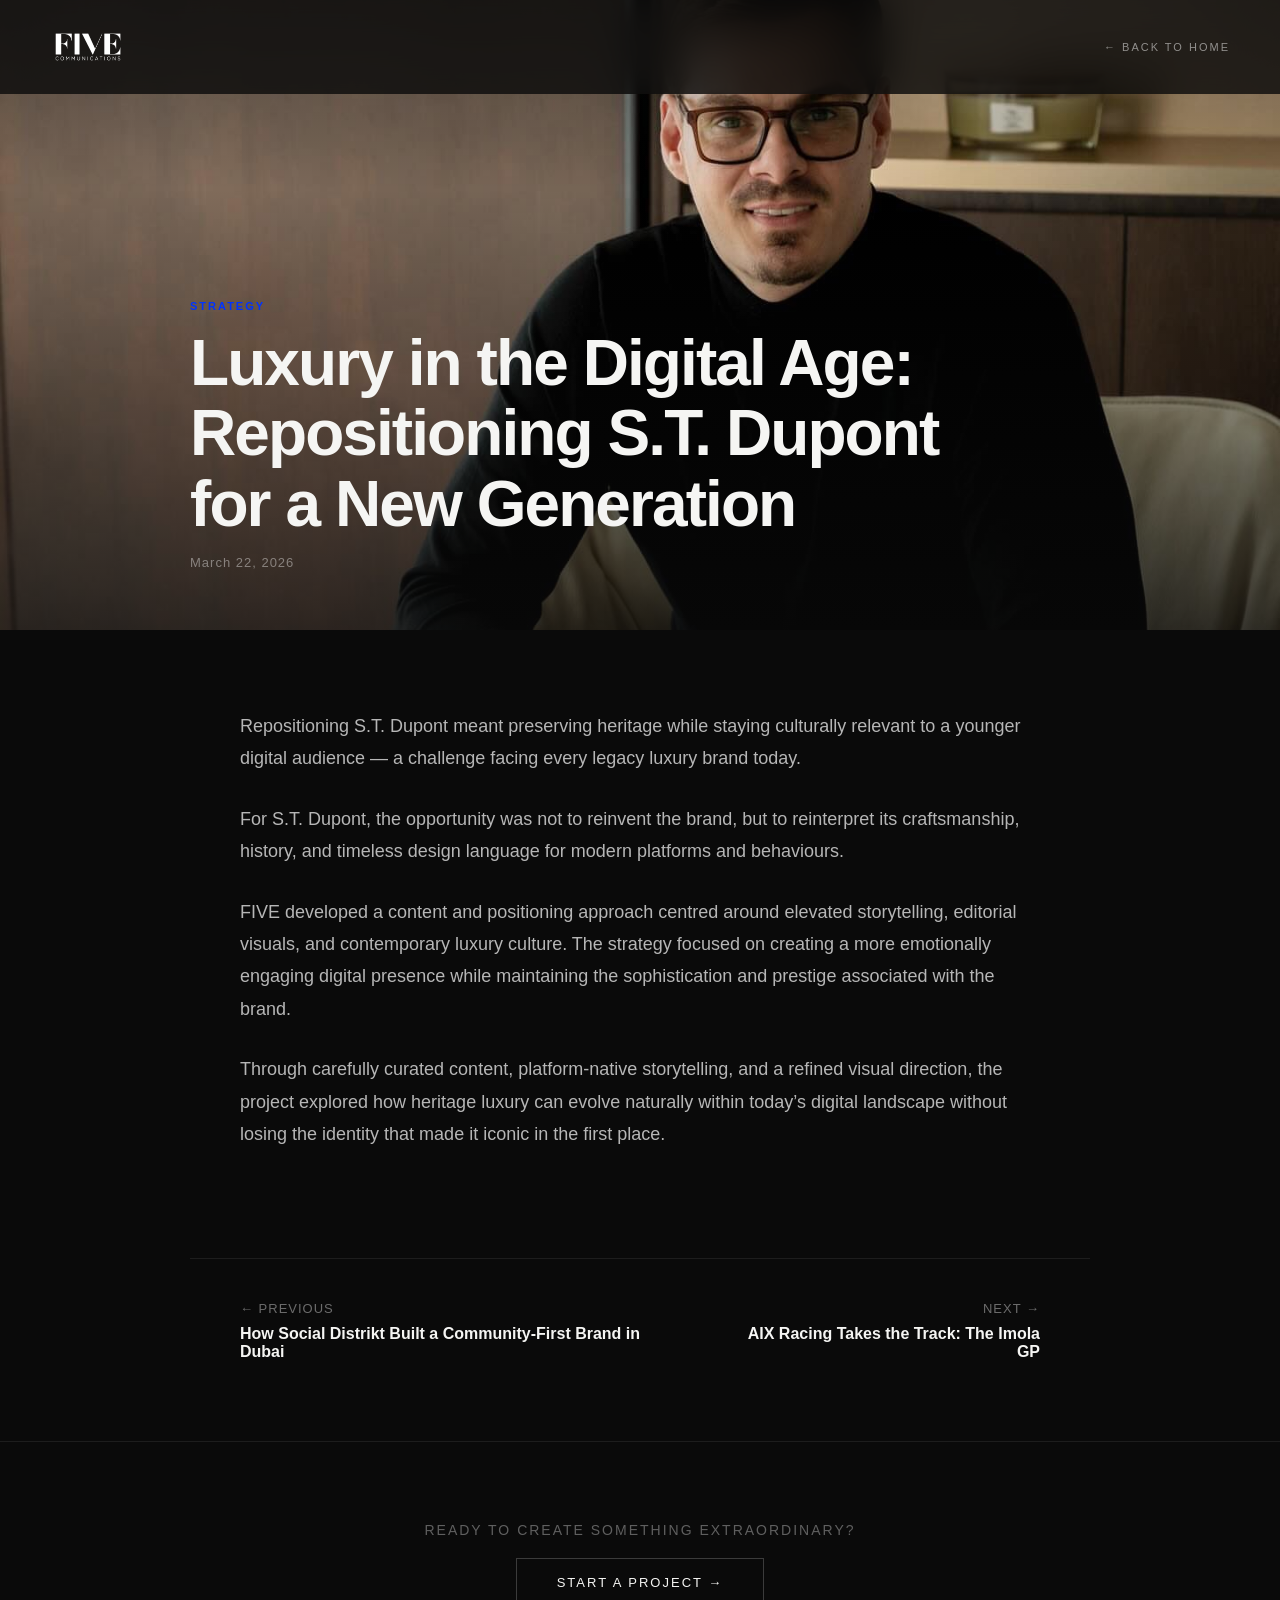
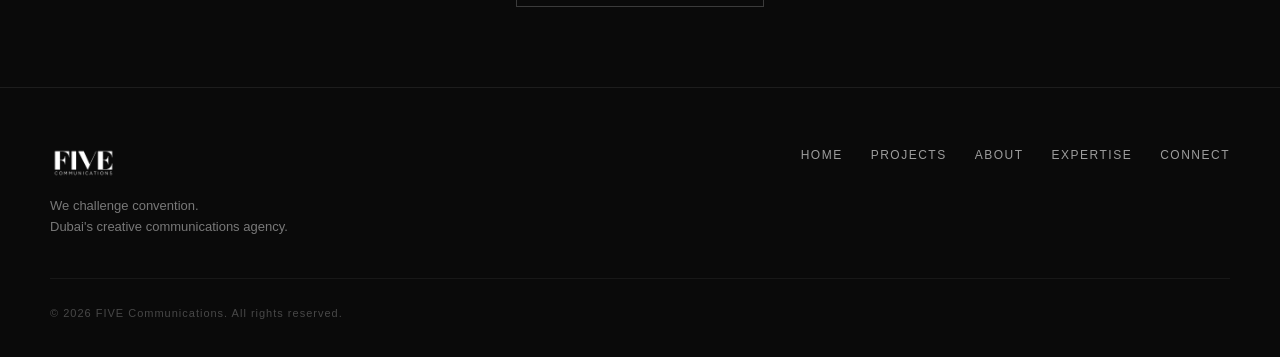
<file: 2026/03/22/luxury-in-the-digital-age-repositioning-s-t-dupont-for-a-new-generation/index.html>
<!DOCTYPE html><html lang="en-US" prefix="og: https://ogp.me/ns#"><head>
    <meta charset="UTF-8">
    <meta name="viewport" content="width=device-width, initial-scale=1">
    
<!-- Search Engine Optimization by Rank Math - https://rankmath.com/ -->
<title>Luxury in the Digital Age: Repositioning S.T. Dupont for a New Generation</title>
<meta name="description" content="Repositioning S.T. Dupont for a new generation — how FIVE reinterpreted the brand's heritage and craftsmanship for modern digital platforms.">
<meta name="robots" content="index, follow, max-snippet:-1, max-video-preview:-1, max-image-preview:large">
<link rel="canonical" href="https://commfive.com/2026/03/22/luxury-in-the-digital-age-repositioning-s-t-dupont-for-a-new-generation/">
<meta property="og:locale" content="en_US">
<meta property="og:type" content="article">
<meta property="og:title" content="Luxury in the Digital Age: Repositioning S.T. Dupont for a New Generation">
<meta property="og:description" content="Repositioning S.T. Dupont for a new generation — how FIVE reinterpreted the brand's heritage and craftsmanship for modern digital platforms.">
<meta property="og:url" content="https://commfive.com/2026/03/22/luxury-in-the-digital-age-repositioning-s-t-dupont-for-a-new-generation/">
<meta property="og:site_name" content="FIVE Communications">
<meta property="article:section" content="Strategy">
<meta property="og:updated_time" content="2026-07-13T16:02:00+00:00">
<meta property="og:image" content="../../../../wp-content/uploads/2026/03/ST-Dupont-e1779729976640.jpg">
<meta property="og:image:secure_url" content="../../../../wp-content/uploads/2026/03/ST-Dupont-e1779729976640.jpg">
<meta property="og:image:width" content="1440">
<meta property="og:image:height" content="1227">
<meta property="og:image:alt" content="Repositioning S.T. Dupont">
<meta property="og:image:type" content="image/jpeg">
<meta property="article:published_time" content="2026-03-22T20:25:03+00:00">
<meta property="article:modified_time" content="2026-07-13T16:02:00+00:00">
<meta name="twitter:card" content="summary_large_image">
<meta name="twitter:title" content="Luxury in the Digital Age: Repositioning S.T. Dupont for a New Generation">
<meta name="twitter:description" content="Repositioning S.T. Dupont for a new generation — how FIVE reinterpreted the brand's heritage and craftsmanship for modern digital platforms.">
<meta name="twitter:image" content="https://commfive.com/wp-content/uploads/2026/03/ST-Dupont-e1779729976640.jpg">
<meta name="twitter:label1" content="Written by">
<meta name="twitter:data1" content="admin">
<meta name="twitter:label2" content="Time to read">
<meta name="twitter:data2" content="Less than a minute">
<script type="application/ld+json" class="rank-math-schema">{"@context":"https://schema.org","@graph":[{"@type":"Organization","@id":"https://commfive.com/#organization","name":"My Blog","url":"https://commfive.com"},{"@type":"WebSite","@id":"https://commfive.com/#website","url":"https://commfive.com","name":"FIVE Communications","alternateName":"FIVE","publisher":{"@id":"https://commfive.com/#organization"},"inLanguage":"en-US"},{"@type":"ImageObject","@id":"https://commfive.com/wp-content/uploads/2026/03/ST-Dupont-e1779729976640.jpg","url":"https://commfive.com/wp-content/uploads/2026/03/ST-Dupont-e1779729976640.jpg","width":"1440","height":"1227","inLanguage":"en-US"},{"@type":"WebPage","@id":"https://commfive.com/2026/03/22/luxury-in-the-digital-age-repositioning-s-t-dupont-for-a-new-generation/#webpage","url":"https://commfive.com/2026/03/22/luxury-in-the-digital-age-repositioning-s-t-dupont-for-a-new-generation/","name":"Luxury in the Digital Age: Repositioning S.T. Dupont for a New Generation","datePublished":"2026-03-22T20:25:03+00:00","dateModified":"2026-07-13T16:02:00+00:00","isPartOf":{"@id":"https://commfive.com/#website"},"primaryImageOfPage":{"@id":"https://commfive.com/wp-content/uploads/2026/03/ST-Dupont-e1779729976640.jpg"},"inLanguage":"en-US"},{"@type":"Person","@id":"https://commfive.com/author/admin/","name":"admin","url":"https://commfive.com/author/admin/","image":{"@type":"ImageObject","@id":"https://secure.gravatar.com/avatar/a1371534340c43bba4c39fcc12b18343821b518d2e1f61e1f0f45c90059c5304?s=96&amp;d=mm&amp;r=g","url":"https://secure.gravatar.com/avatar/a1371534340c43bba4c39fcc12b18343821b518d2e1f61e1f0f45c90059c5304?s=96&amp;d=mm&amp;r=g","caption":"admin","inLanguage":"en-US"},"sameAs":["https://commfive.com"],"worksFor":{"@id":"https://commfive.com/#organization"}},{"@type":"BlogPosting","headline":"Luxury in the Digital Age: Repositioning S.T. Dupont for a New Generation","keywords":"Repositioning S.T. Dupont","datePublished":"2026-03-22T20:25:03+00:00","dateModified":"2026-07-13T16:02:00+00:00","articleSection":"Strategy","author":{"@id":"https://commfive.com/author/admin/","name":"admin"},"publisher":{"@id":"https://commfive.com/#organization"},"description":"Repositioning S.T. Dupont for a new generation \u2014 how FIVE reinterpreted the brand&#039;s heritage and craftsmanship for modern digital platforms.","name":"Luxury in the Digital Age: Repositioning S.T. Dupont for a New Generation","@id":"https://commfive.com/2026/03/22/luxury-in-the-digital-age-repositioning-s-t-dupont-for-a-new-generation/#richSnippet","isPartOf":{"@id":"https://commfive.com/2026/03/22/luxury-in-the-digital-age-repositioning-s-t-dupont-for-a-new-generation/#webpage"},"image":{"@id":"https://commfive.com/wp-content/uploads/2026/03/ST-Dupont-e1779729976640.jpg"},"inLanguage":"en-US","mainEntityOfPage":{"@id":"https://commfive.com/2026/03/22/luxury-in-the-digital-age-repositioning-s-t-dupont-for-a-new-generation/#webpage"}}]}</script>
<!-- /Rank Math WordPress SEO plugin -->

<link rel="dns-prefetch" href="//cdnjs.cloudflare.com">
<link rel="dns-prefetch" href="//cdn.jsdelivr.net">
<link rel="dns-prefetch" href="//unpkg.com">
<link rel="alternate" title="oEmbed (JSON)" type="application/json+oembed" href="https://commfive.com/wp-json/oembed/1.0/embed?url=https%3A%2F%2Fcommfive.com%2F2026%2F03%2F22%2Fluxury-in-the-digital-age-repositioning-s-t-dupont-for-a-new-generation%2F">
<link rel="alternate" title="oEmbed (XML)" type="text/xml+oembed" href="https://commfive.com/wp-json/oembed/1.0/embed?url=https%3A%2F%2Fcommfive.com%2F2026%2F03%2F22%2Fluxury-in-the-digital-age-repositioning-s-t-dupont-for-a-new-generation%2F&amp;format=xml">
<style id="wp-img-auto-sizes-contain-inline-css">
img:is([sizes=auto i],[sizes^="auto," i]){contain-intrinsic-size:3000px 1500px}
/*# sourceURL=wp-img-auto-sizes-contain-inline-css */
</style>
<link rel="stylesheet" id="five-theme-css" href="../../../../wp-content/themes/five/style_ver%3D1788542738.css" media="all">
<style id="wp-emoji-styles-inline-css">

	img.wp-smiley, img.emoji {
		display: inline !important;
		border: none !important;
		box-shadow: none !important;
		height: 1em !important;
		width: 1em !important;
		margin: 0 0.07em !important;
		vertical-align: -0.1em !important;
		background: none !important;
		padding: 0 !important;
	}
/*# sourceURL=wp-emoji-styles-inline-css */
</style>
<style id="wp-block-library-inline-css">
:root{--wp-block-synced-color:#7a00df;--wp-block-synced-color--rgb:122,0,223;--wp-bound-block-color:var(--wp-block-synced-color);--wp-editor-canvas-background:#ddd;--wp-admin-theme-color:#007cba;--wp-admin-theme-color--rgb:0,124,186;--wp-admin-theme-color-darker-10:#006ba1;--wp-admin-theme-color-darker-10--rgb:0,107,160.5;--wp-admin-theme-color-darker-20:#005a87;--wp-admin-theme-color-darker-20--rgb:0,90,135;--wp-admin-border-width-focus:2px}@media (min-resolution:192dpi){:root{--wp-admin-border-width-focus:1.5px}}.wp-element-button{cursor:pointer}:root .has-very-light-gray-background-color{background-color:#eee}:root .has-very-dark-gray-background-color{background-color:#313131}:root .has-very-light-gray-color{color:#eee}:root .has-very-dark-gray-color{color:#313131}:root .has-vivid-green-cyan-to-vivid-cyan-blue-gradient-background{background:linear-gradient(135deg,#00d084,#0693e3)}:root .has-purple-crush-gradient-background{background:linear-gradient(135deg,#34e2e4,#4721fb 50%,#ab1dfe)}:root .has-hazy-dawn-gradient-background{background:linear-gradient(135deg,#faaca8,#dad0ec)}:root .has-subdued-olive-gradient-background{background:linear-gradient(135deg,#fafae1,#67a671)}:root .has-atomic-cream-gradient-background{background:linear-gradient(135deg,#fdd79a,#004a59)}:root .has-nightshade-gradient-background{background:linear-gradient(135deg,#330968,#31cdcf)}:root .has-midnight-gradient-background{background:linear-gradient(135deg,#020381,#2874fc)}:root{--wp--preset--font-size--normal:16px;--wp--preset--font-size--huge:42px}.has-regular-font-size{font-size:1em}.has-larger-font-size{font-size:2.625em}.has-normal-font-size{font-size:var(--wp--preset--font-size--normal)}.has-huge-font-size{font-size:var(--wp--preset--font-size--huge)}:root .has-text-align-center{text-align:center}:root .has-text-align-left{text-align:left}:root .has-text-align-right{text-align:right}.has-fit-text{white-space:nowrap!important}#end-resizable-editor-section{display:none}.aligncenter{clear:both}.items-justified-left{justify-content:flex-start}.items-justified-center{justify-content:center}.items-justified-right{justify-content:flex-end}.items-justified-space-between{justify-content:space-between}.screen-reader-text{word-wrap:normal!important;border:0;clip-path:inset(50%);height:1px;margin:-1px;overflow:hidden;padding:0;position:absolute;width:1px;word-break:normal!important}.screen-reader-text:focus{background-color:#ddd;clip-path:none;color:#444;display:block;font-size:1em;height:auto;left:5px;line-height:normal;padding:15px 23px 14px;text-decoration:none;top:5px;width:auto;z-index:100000}html :where(.has-border-color){border-style:solid}html :where([style^=border-color],[style*=";border-color"],[style*="; border-color"]){border-style:solid}html :where([style^=border-top-color],[style*=";border-top-color"],[style*="; border-top-color"]){border-top-style:solid}html :where([style^=border-right-color],[style*=";border-right-color"],[style*="; border-right-color"]){border-right-style:solid}html :where([style^=border-bottom-color],[style*=";border-bottom-color"],[style*="; border-bottom-color"]){border-bottom-style:solid}html :where([style^=border-left-color],[style*=";border-left-color"],[style*="; border-left-color"]){border-left-style:solid}html :where([style^=border-width],[style*=";border-width"],[style*="; border-width"]){border-style:solid}html :where([style^=border-top-width],[style*=";border-top-width"],[style*="; border-top-width"]){border-top-style:solid}html :where([style^=border-right-width],[style*=";border-right-width"],[style*="; border-right-width"]){border-right-style:solid}html :where([style^=border-bottom-width],[style*=";border-bottom-width"],[style*="; border-bottom-width"]){border-bottom-style:solid}html :where([style^=border-left-width],[style*=";border-left-width"],[style*="; border-left-width"]){border-left-style:solid}html :where(img[class*=wp-image-]){height:auto;max-width:100%}:where(figure){margin:0 0 1em}html :where(.is-position-sticky){--wp-admin--admin-bar--position-offset:var(--wp-admin--admin-bar--height,0px)}@media screen and (max-width:600px){html :where(.is-position-sticky){--wp-admin--admin-bar--position-offset:0px}}

/*# sourceURL=/wp-includes/css/dist/block-library/common.min.css */
</style>
<style id="wp-block-paragraph-inline-css">
.is-small-text{font-size:.875em}.is-regular-text{font-size:1em}.is-large-text{font-size:2.25em}.is-larger-text{font-size:3em}.has-drop-cap:not(:focus):first-letter{float:left;font-size:8.4em;font-style:normal;font-weight:100;line-height:.68;margin:.05em .1em 0 0;text-transform:uppercase}body.rtl .has-drop-cap:not(:focus):first-letter{float:none;margin-left:.1em}p.has-drop-cap.has-background{overflow:hidden}:root :where(p.has-background){padding:1.25em 2.375em}:where(p.has-text-color:not(.has-link-color)) a{color:inherit}p.has-text-align-left[style*="writing-mode:vertical-lr"],p.has-text-align-right[style*="writing-mode:vertical-rl"]{rotate:180deg}
/*# sourceURL=https://commfive.com/wp-includes/blocks/paragraph/style.min.css */
</style>

<style id="classic-theme-styles-inline-css">
/*! This file is auto-generated */
.wp-block-button__link{color:#fff;background-color:#32373c;border-radius:9999px;box-shadow:none;text-decoration:none;padding:calc(.667em + 2px) calc(1.333em + 2px);font-size:1.125em}.wp-block-file__button{background:#32373c;color:#fff;text-decoration:none}
/*# sourceURL=/wp-includes/css/classic-themes.min.css */
</style>

<style id="global-styles-inline-css">
:root{--wp--preset--aspect-ratio--square: 1;--wp--preset--aspect-ratio--4-3: 4/3;--wp--preset--aspect-ratio--3-4: 3/4;--wp--preset--aspect-ratio--3-2: 3/2;--wp--preset--aspect-ratio--2-3: 2/3;--wp--preset--aspect-ratio--16-9: 16/9;--wp--preset--aspect-ratio--9-16: 9/16;--wp--preset--color--black: #000000;--wp--preset--color--cyan-bluish-gray: #abb8c3;--wp--preset--color--white: #ffffff;--wp--preset--color--pale-pink: #f78da7;--wp--preset--color--vivid-red: #cf2e2e;--wp--preset--color--luminous-vivid-orange: #ff6900;--wp--preset--color--luminous-vivid-amber: #fcb900;--wp--preset--color--light-green-cyan: #7bdcb5;--wp--preset--color--vivid-green-cyan: #00d084;--wp--preset--color--pale-cyan-blue: #8ed1fc;--wp--preset--color--vivid-cyan-blue: #0693e3;--wp--preset--color--vivid-purple: #9b51e0;--wp--preset--gradient--vivid-cyan-blue-to-vivid-purple: linear-gradient(135deg,rgb(6,147,227) 0%,rgb(155,81,224) 100%);--wp--preset--gradient--light-green-cyan-to-vivid-green-cyan: linear-gradient(135deg,rgb(122,220,180) 0%,rgb(0,208,130) 100%);--wp--preset--gradient--luminous-vivid-amber-to-luminous-vivid-orange: linear-gradient(135deg,rgb(252,185,0) 0%,rgb(255,105,0) 100%);--wp--preset--gradient--luminous-vivid-orange-to-vivid-red: linear-gradient(135deg,rgb(255,105,0) 0%,rgb(207,46,46) 100%);--wp--preset--gradient--very-light-gray-to-cyan-bluish-gray: linear-gradient(135deg,rgb(238,238,238) 0%,rgb(169,184,195) 100%);--wp--preset--gradient--cool-to-warm-spectrum: linear-gradient(135deg,rgb(74,234,220) 0%,rgb(151,120,209) 20%,rgb(207,42,186) 40%,rgb(238,44,130) 60%,rgb(251,105,98) 80%,rgb(254,248,76) 100%);--wp--preset--gradient--blush-light-purple: linear-gradient(135deg,rgb(255,206,236) 0%,rgb(152,150,240) 100%);--wp--preset--gradient--blush-bordeaux: linear-gradient(135deg,rgb(254,205,165) 0%,rgb(254,45,45) 50%,rgb(107,0,62) 100%);--wp--preset--gradient--luminous-dusk: linear-gradient(135deg,rgb(255,203,112) 0%,rgb(199,81,192) 50%,rgb(65,88,208) 100%);--wp--preset--gradient--pale-ocean: linear-gradient(135deg,rgb(255,245,203) 0%,rgb(182,227,212) 50%,rgb(51,167,181) 100%);--wp--preset--gradient--electric-grass: linear-gradient(135deg,rgb(202,248,128) 0%,rgb(113,206,126) 100%);--wp--preset--gradient--midnight: linear-gradient(135deg,rgb(2,3,129) 0%,rgb(40,116,252) 100%);--wp--preset--font-size--small: 13px;--wp--preset--font-size--medium: 20px;--wp--preset--font-size--large: 36px;--wp--preset--font-size--x-large: 42px;--wp--preset--spacing--20: 0.44rem;--wp--preset--spacing--30: 0.67rem;--wp--preset--spacing--40: 1rem;--wp--preset--spacing--50: 1.5rem;--wp--preset--spacing--60: 2.25rem;--wp--preset--spacing--70: 3.38rem;--wp--preset--spacing--80: 5.06rem;--wp--preset--shadow--natural: 6px 6px 9px rgba(0, 0, 0, 0.2);--wp--preset--shadow--deep: 12px 12px 50px rgba(0, 0, 0, 0.4);--wp--preset--shadow--sharp: 6px 6px 0px rgba(0, 0, 0, 0.2);--wp--preset--shadow--outlined: 6px 6px 0px -3px rgb(255, 255, 255), 6px 6px rgb(0, 0, 0);--wp--preset--shadow--crisp: 6px 6px 0px rgb(0, 0, 0);}.wp-block-button{--wp--preset--dimension--25: 25%;--wp--preset--dimension--50: 50%;--wp--preset--dimension--75: 75%;--wp--preset--dimension--100: 100%;}:where(body) { margin: 0; }:where(.is-layout-flex){gap: 0.5em;}:where(.is-layout-grid){gap: 0.5em;}body .is-layout-flex{display: flex;}.is-layout-flex{flex-wrap: wrap;align-items: center;}.is-layout-flex > :is(*, div){margin: 0;}body .is-layout-grid{display: grid;}.is-layout-grid > :is(*, div){margin: 0;}body{padding-top: 0px;padding-right: 0px;padding-bottom: 0px;padding-left: 0px;}:root :where(.wp-element-button, .wp-block-button__link){background-color: #32373c;border-width: 0;color: #fff;font-family: inherit;font-size: inherit;font-style: inherit;font-weight: inherit;letter-spacing: inherit;line-height: inherit;padding-top: calc(0.667em + 2px);padding-right: calc(1.333em + 2px);padding-bottom: calc(0.667em + 2px);padding-left: calc(1.333em + 2px);text-decoration: none;text-transform: inherit;}.has-black-color{color: var(--wp--preset--color--black) !important;}.has-cyan-bluish-gray-color{color: var(--wp--preset--color--cyan-bluish-gray) !important;}.has-white-color{color: var(--wp--preset--color--white) !important;}.has-pale-pink-color{color: var(--wp--preset--color--pale-pink) !important;}.has-vivid-red-color{color: var(--wp--preset--color--vivid-red) !important;}.has-luminous-vivid-orange-color{color: var(--wp--preset--color--luminous-vivid-orange) !important;}.has-luminous-vivid-amber-color{color: var(--wp--preset--color--luminous-vivid-amber) !important;}.has-light-green-cyan-color{color: var(--wp--preset--color--light-green-cyan) !important;}.has-vivid-green-cyan-color{color: var(--wp--preset--color--vivid-green-cyan) !important;}.has-pale-cyan-blue-color{color: var(--wp--preset--color--pale-cyan-blue) !important;}.has-vivid-cyan-blue-color{color: var(--wp--preset--color--vivid-cyan-blue) !important;}.has-vivid-purple-color{color: var(--wp--preset--color--vivid-purple) !important;}.has-black-background-color{background-color: var(--wp--preset--color--black) !important;}.has-cyan-bluish-gray-background-color{background-color: var(--wp--preset--color--cyan-bluish-gray) !important;}.has-white-background-color{background-color: var(--wp--preset--color--white) !important;}.has-pale-pink-background-color{background-color: var(--wp--preset--color--pale-pink) !important;}.has-vivid-red-background-color{background-color: var(--wp--preset--color--vivid-red) !important;}.has-luminous-vivid-orange-background-color{background-color: var(--wp--preset--color--luminous-vivid-orange) !important;}.has-luminous-vivid-amber-background-color{background-color: var(--wp--preset--color--luminous-vivid-amber) !important;}.has-light-green-cyan-background-color{background-color: var(--wp--preset--color--light-green-cyan) !important;}.has-vivid-green-cyan-background-color{background-color: var(--wp--preset--color--vivid-green-cyan) !important;}.has-pale-cyan-blue-background-color{background-color: var(--wp--preset--color--pale-cyan-blue) !important;}.has-vivid-cyan-blue-background-color{background-color: var(--wp--preset--color--vivid-cyan-blue) !important;}.has-vivid-purple-background-color{background-color: var(--wp--preset--color--vivid-purple) !important;}.has-black-border-color{border-color: var(--wp--preset--color--black) !important;}.has-cyan-bluish-gray-border-color{border-color: var(--wp--preset--color--cyan-bluish-gray) !important;}.has-white-border-color{border-color: var(--wp--preset--color--white) !important;}.has-pale-pink-border-color{border-color: var(--wp--preset--color--pale-pink) !important;}.has-vivid-red-border-color{border-color: var(--wp--preset--color--vivid-red) !important;}.has-luminous-vivid-orange-border-color{border-color: var(--wp--preset--color--luminous-vivid-orange) !important;}.has-luminous-vivid-amber-border-color{border-color: var(--wp--preset--color--luminous-vivid-amber) !important;}.has-light-green-cyan-border-color{border-color: var(--wp--preset--color--light-green-cyan) !important;}.has-vivid-green-cyan-border-color{border-color: var(--wp--preset--color--vivid-green-cyan) !important;}.has-pale-cyan-blue-border-color{border-color: var(--wp--preset--color--pale-cyan-blue) !important;}.has-vivid-cyan-blue-border-color{border-color: var(--wp--preset--color--vivid-cyan-blue) !important;}.has-vivid-purple-border-color{border-color: var(--wp--preset--color--vivid-purple) !important;}.has-vivid-cyan-blue-to-vivid-purple-gradient-background{background: var(--wp--preset--gradient--vivid-cyan-blue-to-vivid-purple) !important;}.has-light-green-cyan-to-vivid-green-cyan-gradient-background{background: var(--wp--preset--gradient--light-green-cyan-to-vivid-green-cyan) !important;}.has-luminous-vivid-amber-to-luminous-vivid-orange-gradient-background{background: var(--wp--preset--gradient--luminous-vivid-amber-to-luminous-vivid-orange) !important;}.has-luminous-vivid-orange-to-vivid-red-gradient-background{background: var(--wp--preset--gradient--luminous-vivid-orange-to-vivid-red) !important;}.has-very-light-gray-to-cyan-bluish-gray-gradient-background{background: var(--wp--preset--gradient--very-light-gray-to-cyan-bluish-gray) !important;}.has-cool-to-warm-spectrum-gradient-background{background: var(--wp--preset--gradient--cool-to-warm-spectrum) !important;}.has-blush-light-purple-gradient-background{background: var(--wp--preset--gradient--blush-light-purple) !important;}.has-blush-bordeaux-gradient-background{background: var(--wp--preset--gradient--blush-bordeaux) !important;}.has-luminous-dusk-gradient-background{background: var(--wp--preset--gradient--luminous-dusk) !important;}.has-pale-ocean-gradient-background{background: var(--wp--preset--gradient--pale-ocean) !important;}.has-electric-grass-gradient-background{background: var(--wp--preset--gradient--electric-grass) !important;}.has-midnight-gradient-background{background: var(--wp--preset--gradient--midnight) !important;}.has-small-font-size{font-size: var(--wp--preset--font-size--small) !important;}.has-medium-font-size{font-size: var(--wp--preset--font-size--medium) !important;}.has-large-font-size{font-size: var(--wp--preset--font-size--large) !important;}.has-x-large-font-size{font-size: var(--wp--preset--font-size--x-large) !important;}
/*# sourceURL=global-styles-inline-css */
</style>

<script id="gsap-js" src="../../../../cdnjs.cloudflare.com/ajax/libs/gsap/3.12.5/gsap.min_ver%3D3.12.5.js"></script>
<script id="gsap-scrolltrigger-js" src="../../../../cdnjs.cloudflare.com/ajax/libs/gsap/3.12.5/ScrollTrigger.min_ver%3D3.12.5.js"></script>
<script id="gsap-splittext-js" src="../../../../cdn.jsdelivr.net/npm/gsap%403.13.0/dist/SplitText.min_ver%3D3.13.0.js"></script>
<script id="gsap-scrambletext-js" src="../../../../cdn.jsdelivr.net/npm/gsap%403.13.0/dist/ScrambleTextPlugin.min_ver%3D3.13.0.js"></script>
<script id="lenis-js" src="../../../../unpkg.com/lenis%401.1.13/dist/lenis.min_ver%3D1.1.13.js"></script>
<link rel="https://api.w.org/" href="https://commfive.com/wp-json/"><link rel="alternate" title="JSON" type="application/json" href="https://commfive.com/wp-json/wp/v2/posts/53"><link rel="shortlink" href="https://commfive.com/?p=53">
<link rel="icon" href="../../../../wp-content/uploads/2026/05/cropped-Five-Communications-Logo-32x32.jpg" sizes="32x32">
<link rel="icon" href="../../../../wp-content/uploads/2026/05/cropped-Five-Communications-Logo-192x192.jpg" sizes="192x192">
<link rel="apple-touch-icon" href="../../../../wp-content/uploads/2026/05/cropped-Five-Communications-Logo-180x180.jpg">
<meta name="msapplication-TileImage" content="https://commfive.com/wp-content/uploads/2026/05/cropped-Five-Communications-Logo-270x270.jpg">
    <script src="../../../../cdnjs.cloudflare.com/ajax/libs/gsap/3.12.5/gsap.min.js"></script>
    <script src="../../../../unpkg.com/lenis%401.1.13/dist/lenis.min.js"></script>
    <style>
        /* Restore default cursor — this page has no custom cursor element/JS,
           so override style.css's desktop "cursor: none" rule */
        @media (pointer: fine) {
            *, *::before, *::after { cursor: auto !important; }
            a, button, [role="button"], .single-nav-logo,
            .single-footer-nav a { cursor: pointer !important; }
        }

        :root {
            --color-blue: #0033FF;
            --color-black: #0a0a0a;
            --color-white: #f5f5f3;
            --max-width: 900px;
            --pad: 50px;
        }

        *, *::before, *::after { margin: 0; padding: 0; box-sizing: border-box; }

        html { -webkit-font-smoothing: antialiased; }

        body {
            font-family: 'Gotham', 'Avenir Next', 'Segoe UI', Roboto, 'Helvetica Neue', Helvetica, Arial, sans-serif;
            background: var(--color-black);
            color: var(--color-white);
            overflow-x: hidden;
        }

        /* ── Navigation ── */
        .single-nav {
            position: fixed;
            top: 0; left: 0;
            width: 100%;
            z-index: 1000;
            padding: 30px 0;
            background: rgba(10, 10, 10, 0.8);
            backdrop-filter: blur(20px);
            -webkit-backdrop-filter: blur(20px);
        }

        .single-nav-inner {
            max-width: 1600px;
            margin: 0 auto;
            padding: 0 var(--pad);
            display: flex;
            justify-content: space-between;
            align-items: center;
        }

        .single-nav-logo {
            display: block;
            text-decoration: none;
        }

        .single-nav-logo img {
            height: 34px;
            width: auto;
            display: block;
        }

        .single-nav-back {
            font-weight: 500;
            font-size: 11px;
            letter-spacing: 2px;
            text-transform: uppercase;
            color: rgba(255,255,255,0.5);
            text-decoration: none;
            transition: color 0.3s ease;
        }

        .single-nav-back:hover { color: var(--color-blue); }

        /* ── Hero Image ── */
        .single-hero {
            position: relative;
            width: 100%;
            height: 70vh;
            min-height: 400px;
            overflow: hidden;
        }

        .single-hero img {
            width: 100%;
            height: 100%;
            object-fit: cover;
            object-position: center 28%;
        }

        .single-hero-overlay {
            position: absolute;
            inset: 0;
            background: linear-gradient(180deg, rgba(10,10,10,0.3) 0%, rgba(10,10,10,0) 30%, rgba(10,10,10,0.7) 100%);
        }

        .single-hero-meta {
            position: absolute;
            bottom: 60px;
            left: 0;
            width: 100%;
            padding: 0 var(--pad);
        }

        .single-hero-meta-inner {
            max-width: var(--max-width);
            margin: 0 auto;
        }

        .single-cat {
            display: inline-block;
            font-size: 11px;
            font-weight: 700;
            letter-spacing: 2px;
            text-transform: uppercase;
            color: var(--color-blue);
            margin-bottom: 16px;
        }

        .single-title {
            font-size: var(--fs-title);
            font-weight: 700;
            line-height: 1.1;
            letter-spacing: var(--ls-display);
            color: var(--color-white);
            max-width: 800px;
        }

        .single-date {
            margin-top: 16px;
            font-size: 13px;
            font-weight: 400;
            letter-spacing: 1px;
            color: rgba(255,255,255,0.4);
        }

        /* ── Article Content ── */
        .single-content {
            max-width: var(--max-width);
            margin: 0 auto;
            padding: 80px var(--pad);
        }

        .single-content p {
            font-size: 18px;
            line-height: 1.8;
            color: rgba(255,255,255,0.7);
            margin-bottom: 28px;
        }

        .single-content h2 {
            font-size: var(--fs-subhead);
            font-weight: 700;
            margin: 48px 0 20px;
            color: var(--color-white);
        }

        .single-content h3 {
            font-size: 22px;
            font-weight: 700;
            margin: 36px 0 16px;
            color: var(--color-white);
        }

        .single-content img {
            width: 100%;
            height: auto;
            border-radius: 4px;
            margin: 32px 0;
        }

        /* ── Embedded social posts (Instagram, etc.) ── */
        .single-content .instagram-media,
        .single-content iframe.instagram-media-rendered {
            margin: 48px auto !important;
            border-radius: 16px !important;
            border: 1px solid rgba(255, 255, 255, 0.1) !important;
            box-shadow: 0 24px 70px rgba(0, 0, 0, 0.55) !important;
            overflow: hidden;
        }

        /* Subtle caption under an embed if one follows it */
        .single-content .wp-block-embed figcaption,
        .single-content .instagram-media + p em {
            display: block;
            text-align: center;
            font-size: 13px;
            color: rgba(255, 255, 255, 0.4);
            margin-top: -28px;
            margin-bottom: 48px;
        }

        .single-content a {
            color: var(--color-blue);
            text-decoration: none;
        }

        .single-content a:hover {
            text-decoration: underline;
        }

        .single-content blockquote {
            border-left: 3px solid var(--color-blue);
            padding: 8px 0 8px 24px;
            margin: 32px 0;
        }

        .single-content blockquote p {
            font-size: 20px;
            font-style: italic;
            color: rgba(255,255,255,0.85);
        }

        /* ── Post Navigation ── */
        .single-post-nav {
            max-width: var(--max-width);
            margin: 0 auto;
            padding: 0 var(--pad) 80px;
            display: flex;
            justify-content: space-between;
            gap: 40px;
            border-top: 1px solid rgba(255,255,255,0.08);
            padding-top: 40px;
        }

        .single-post-nav a {
            text-decoration: none;
            color: rgba(255,255,255,0.4);
            font-size: 13px;
            font-weight: 500;
            letter-spacing: 1px;
            text-transform: uppercase;
            transition: color 0.3s ease;
        }

        .single-post-nav a:hover { color: var(--color-blue); }

        .single-post-nav .nav-title {
            display: block;
            margin-top: 8px;
            font-size: 16px;
            font-weight: 700;
            letter-spacing: 0;
            text-transform: none;
            color: var(--color-white);
        }

        /* ── CTA ── */
        .single-cta {
            text-align: center;
            padding: 80px var(--pad);
            border-top: 1px solid rgba(255,255,255,0.08);
        }

        .single-cta-text {
            font-size: 14px;
            letter-spacing: 2px;
            text-transform: uppercase;
            color: rgba(255,255,255,0.35);
            margin-bottom: 20px;
        }

        .single-cta-link {
            display: inline-block;
            font-size: 13px;
            font-weight: 500;
            letter-spacing: 2px;
            text-transform: uppercase;
            color: var(--color-white);
            text-decoration: none;
            padding: 16px 40px;
            border: 1px solid rgba(255,255,255,0.2);
            transition: all 0.3s ease;
        }

        .single-cta-link:hover {
            background: var(--color-blue);
            border-color: var(--color-blue);
        }

        /* ── Footer ── */
        .single-footer {
            border-top: 1px solid rgba(255,255,255,0.08);
            padding: 60px var(--pad) 36px;
        }

        .single-footer-inner {
            max-width: 1600px;
            margin: 0 auto;
            display: flex;
            justify-content: space-between;
            align-items: flex-start;
            gap: 40px;
            flex-wrap: wrap;
        }

        .single-footer-logo { display: block; text-decoration: none; }
        .single-footer-logo img { height: 30px; width: auto; display: block; }

        .single-footer-line {
            margin-top: 18px;
            font-size: 13px;
            line-height: 1.6;
            color: rgba(255,255,255,0.45);
        }

        .single-footer-nav { display: flex; gap: 28px; flex-wrap: wrap; }
        .single-footer-nav a {
            font-size: 12px;
            font-weight: 500;
            letter-spacing: 1.5px;
            text-transform: uppercase;
            color: rgba(255,255,255,0.6);
            text-decoration: none;
            transition: color 0.3s ease;
        }
        .single-footer-nav a:hover { color: var(--color-blue); }

        .single-footer-bottom {
            max-width: 1600px;
            margin: 40px auto 0;
            padding-top: 24px;
            border-top: 1px solid rgba(255,255,255,0.06);
        }

        .single-footer-copy {
            font-size: 11px;
            letter-spacing: 1px;
            color: rgba(255,255,255,0.25);
        }

        /* ── Responsive ── */
        @media (max-width: 768px) {
            :root { --pad: 24px; }
            .single-hero { height: 50vh; min-height: 300px; }
            .single-hero-meta { bottom: 30px; }
            .single-content { padding: 50px var(--pad); }
            /* Compact title on mobile so long headings (like AIX) don't dominate */
            .single-title { font-size: clamp(22px, 6.5vw, 30px); letter-spacing: -0.01em; line-height: 1.15; }
            .single-content p { font-size: 16px; }
            .single-post-nav { flex-direction: column; gap: 24px; }
            .single-footer-inner { flex-direction: column; gap: 12px; text-align: center; }
        }
    </style>
</head>
<body class="wp-singular post-template-default single single-post postid-53 single-format-standard wp-theme-five">

<!-- Lenis Smooth Scroll -->
<script>
(function() {
    if (typeof Lenis === 'undefined') return;
    var lenis = new Lenis({ duration: 1.2, easing: function(t) { return Math.min(1, 1.001 - Math.pow(2, -10 * t)); }, smooth: true, smoothTouch: false });
    if (typeof gsap !== 'undefined') {
        gsap.ticker.add(function(time) { lenis.raf(time * 1000); });
        gsap.ticker.lagSmoothing(0);
    } else {
        function raf(time) { lenis.raf(time); requestAnimationFrame(raf); }
        requestAnimationFrame(raf);
    }
})();
</script>

<nav class="single-nav">
    <div class="single-nav-inner">
        <a href="../../../../index.html" class="single-nav-logo">
            <img src="../../../../wp-content/themes/five/images/fivelogowhite.png" alt="FIVE Communications">
        </a>
        <a href="../../../../index.html" class="single-nav-back">← Back to Home</a>
    </div>
</nav>



<div class="single-hero">
    <img src="../../../../wp-content/uploads/2026/03/ST-Dupont-e1779729976640.jpg" alt="Luxury in the Digital Age: Repositioning S.T. Dupont for a New Generation">
    <div class="single-hero-overlay"></div>
    <div class="single-hero-meta">
        <div class="single-hero-meta-inner">
            <span class="single-cat">Strategy</span>
            <h1 class="single-title">Luxury in the Digital Age: Repositioning S.T. Dupont for a New Generation</h1>
            <p class="single-date">March 22, 2026</p>
        </div>
    </div>
</div>

<article class="single-content">
    
<p class="wp-block-paragraph">Repositioning S.T. Dupont meant preserving heritage while staying culturally relevant to a younger digital audience — a challenge facing every legacy luxury brand today.</p>



<p class="wp-block-paragraph">For S.T. Dupont, the opportunity was not to reinvent the brand, but to reinterpret its craftsmanship, history, and timeless design language for modern platforms and behaviours.</p>



<p class="wp-block-paragraph">FIVE developed a content and positioning approach centred around elevated storytelling, editorial visuals, and contemporary luxury culture. The strategy focused on creating a more emotionally engaging digital presence while maintaining the sophistication and prestige associated with the brand.</p>



<p class="wp-block-paragraph">Through carefully curated content, platform-native storytelling, and a refined visual direction, the project explored how heritage luxury can evolve naturally within today’s digital landscape without losing the identity that made it iconic in the first place.</p>



<p class="wp-block-paragraph"></p>
</article>

<div class="single-post-nav">
        <div>
                    <a href="../how-social-distrikt-built-a-community-first-brand-in-dubai/index.html">
                ← Previous
                <span class="nav-title">How Social Distrikt Built a Community-First Brand in Dubai</span>
            </a>
            </div>
    <div style="text-align: right;">
                    <a href="../../../05/24/behind-the-scenes-aix-f2-racing-launch-at-imola-gp/index.html">
                Next →
                <span class="nav-title">AIX Racing Takes the Track: The Imola GP</span>
            </a>
            </div>
</div>


<div class="single-cta">
    <p class="single-cta-text">Ready to create something extraordinary?</p>
    <a href="../../../../connect/index.html" class="single-cta-link">Start a Project →</a>
</div>

<footer class="single-footer">
    <div class="single-footer-inner">
        <div class="single-footer-brand">
            <a href="../../../../index.html" class="single-footer-logo">
                <img src="../../../../wp-content/themes/five/images/fivelogowhite.png" alt="FIVE Communications">
            </a>
            <p class="single-footer-line">We challenge convention.<br>Dubai's creative communications agency.</p>
        </div>
        <nav class="single-footer-nav">
            <a href="../../../../index.html">Home</a>
            <a href="../../../../projects/index.html">Projects</a>
            <a href="../../../../about/index.html">About</a>
            <a href="../../../../expertise/index.html">Expertise</a>
            <a href="../../../../connect/index.html">Connect</a>
        </nav>
    </div>
    <div class="single-footer-bottom">
        <span class="single-footer-copy">© 2026 FIVE Communications. All rights reserved.</span>
    </div>
</footer>

<script type="speculationrules">
{"prefetch":[{"source":"document","where":{"and":[{"href_matches":"/*"},{"not":{"href_matches":["/wp-*.php","/wp-admin/*","/wp-content/uploads/*","/wp-content/*","/wp-content/plugins/*","/wp-content/themes/five/*","/*\\?(.+)"]}},{"not":{"selector_matches":"a[rel~=\"nofollow\"]"}},{"not":{"selector_matches":".no-prefetch, .no-prefetch a"}}]},"eagerness":"conservative"}]}
</script>
</body></html><!-- Cache served by breeze CACHE (Desktop) - Last modified: Fri, 04 Sep 2026 23:38:48 GMT -->
</file>
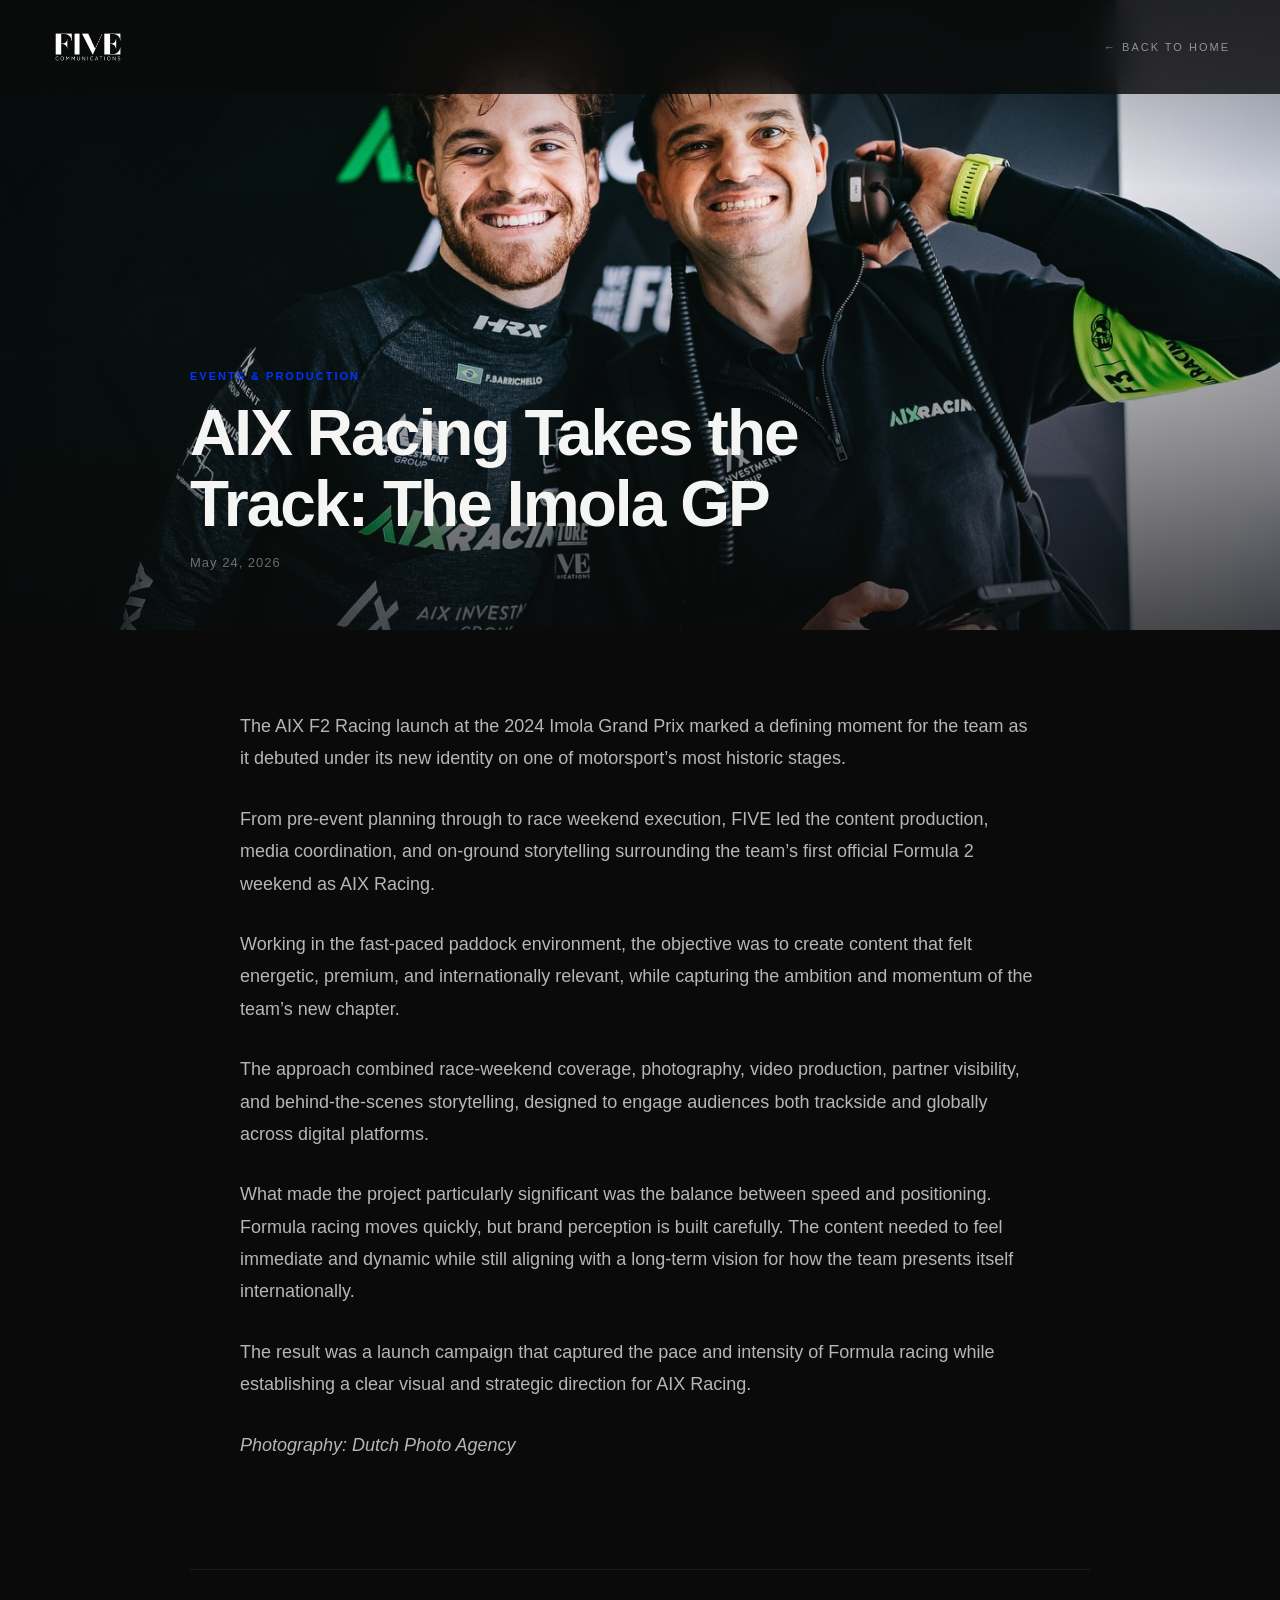
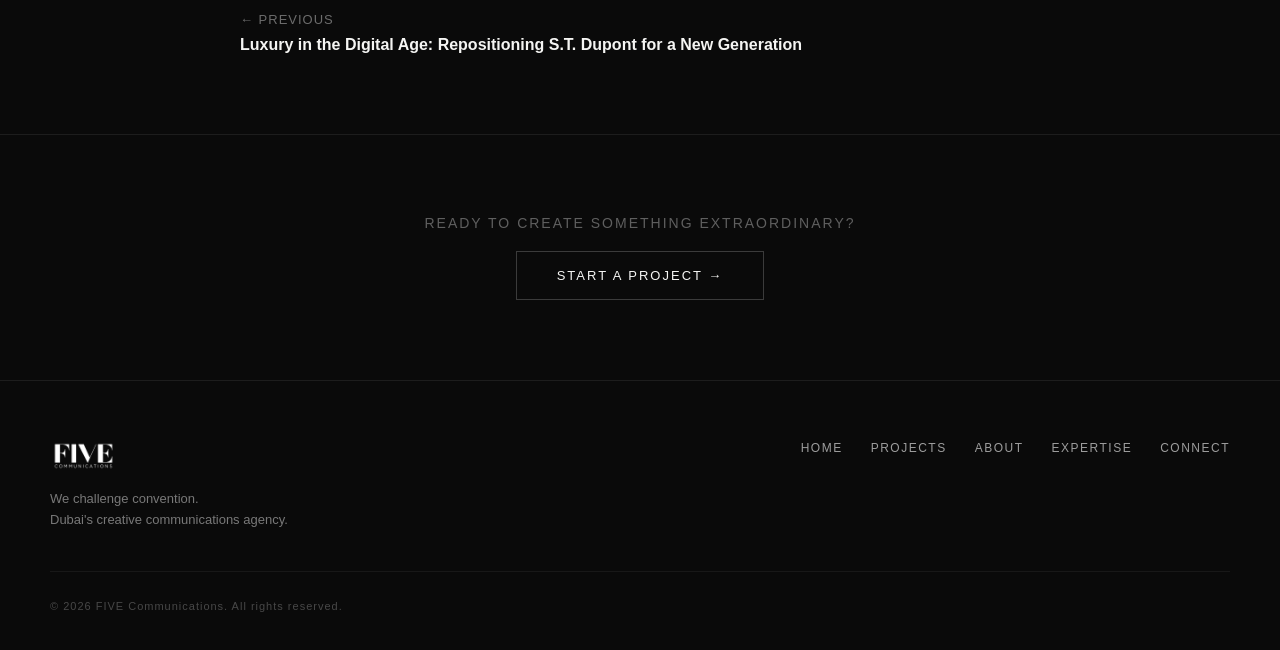
<file: 2026/05/24/behind-the-scenes-aix-f2-racing-launch-at-imola-gp/index.html>
<!DOCTYPE html><html lang="en-US" prefix="og: https://ogp.me/ns#"><head>
    <meta charset="UTF-8">
    <meta name="viewport" content="width=device-width, initial-scale=1">
    
<!-- Search Engine Optimization by Rank Math - https://rankmath.com/ -->
<title>Behind the Scenes: AIX F2 Racing Launch at Imola GP</title>
<meta name="description" content="Behind the scenes of the AIX F2 Racing launch at Imola - how FIVE led content, media, and on-ground storytelling for the team's first Formula 2 weekend.">
<meta name="robots" content="index, follow, max-snippet:-1, max-video-preview:-1, max-image-preview:large">
<link rel="canonical" href="https://commfive.com/2026/05/24/behind-the-scenes-aix-f2-racing-launch-at-imola-gp/">
<meta property="og:locale" content="en_US">
<meta property="og:type" content="article">
<meta property="og:title" content="Behind the Scenes: AIX F2 Racing Launch at Imola GP">
<meta property="og:description" content="Behind the scenes of the AIX F2 Racing launch at Imola - how FIVE led content, media, and on-ground storytelling for the team's first Formula 2 weekend.">
<meta property="og:url" content="https://commfive.com/2026/05/24/behind-the-scenes-aix-f2-racing-launch-at-imola-gp/">
<meta property="og:site_name" content="FIVE Communications">
<meta property="article:section" content="Events &amp; Production">
<meta property="og:updated_time" content="2026-09-04T17:21:15+00:00">
<meta property="og:image" content="../../../../wp-content/uploads/2026/03/AIX-F2-Racing.jpg">
<meta property="og:image:secure_url" content="../../../../wp-content/uploads/2026/03/AIX-F2-Racing.jpg">
<meta property="og:image:width" content="1440">
<meta property="og:image:height" content="960">
<meta property="og:image:alt" content="AIX F2 Racing launch">
<meta property="og:image:type" content="image/jpeg">
<meta property="article:published_time" content="2026-05-24T16:15:56+00:00">
<meta property="article:modified_time" content="2026-09-04T17:21:15+00:00">
<meta name="twitter:card" content="summary_large_image">
<meta name="twitter:title" content="Behind the Scenes: AIX F2 Racing Launch at Imola GP">
<meta name="twitter:description" content="Behind the scenes of the AIX F2 Racing launch at Imola - how FIVE led content, media, and on-ground storytelling for the team's first Formula 2 weekend.">
<meta name="twitter:image" content="https://commfive.com/wp-content/uploads/2026/03/AIX-F2-Racing.jpg">
<meta name="twitter:label1" content="Written by">
<meta name="twitter:data1" content="admin">
<meta name="twitter:label2" content="Time to read">
<meta name="twitter:data2" content="Less than a minute">
<script type="application/ld+json" class="rank-math-schema">{"@context":"https://schema.org","@graph":[{"@type":"Organization","@id":"https://commfive.com/#organization","name":"My Blog","url":"https://commfive.com"},{"@type":"WebSite","@id":"https://commfive.com/#website","url":"https://commfive.com","name":"FIVE Communications","alternateName":"FIVE","publisher":{"@id":"https://commfive.com/#organization"},"inLanguage":"en-US"},{"@type":"ImageObject","@id":"https://commfive.com/wp-content/uploads/2026/03/AIX-F2-Racing.jpg","url":"https://commfive.com/wp-content/uploads/2026/03/AIX-F2-Racing.jpg","width":"1440","height":"960","inLanguage":"en-US"},{"@type":"WebPage","@id":"https://commfive.com/2026/05/24/behind-the-scenes-aix-f2-racing-launch-at-imola-gp/#webpage","url":"https://commfive.com/2026/05/24/behind-the-scenes-aix-f2-racing-launch-at-imola-gp/","name":"Behind the Scenes: AIX F2 Racing Launch at Imola GP","datePublished":"2026-05-24T16:15:56+00:00","dateModified":"2026-09-04T17:21:15+00:00","isPartOf":{"@id":"https://commfive.com/#website"},"primaryImageOfPage":{"@id":"https://commfive.com/wp-content/uploads/2026/03/AIX-F2-Racing.jpg"},"inLanguage":"en-US"},{"@type":"Person","@id":"https://commfive.com/author/admin/","name":"admin","url":"https://commfive.com/author/admin/","image":{"@type":"ImageObject","@id":"https://secure.gravatar.com/avatar/a1371534340c43bba4c39fcc12b18343821b518d2e1f61e1f0f45c90059c5304?s=96&amp;d=mm&amp;r=g","url":"https://secure.gravatar.com/avatar/a1371534340c43bba4c39fcc12b18343821b518d2e1f61e1f0f45c90059c5304?s=96&amp;d=mm&amp;r=g","caption":"admin","inLanguage":"en-US"},"sameAs":["https://commfive.com"],"worksFor":{"@id":"https://commfive.com/#organization"}},{"@type":"BlogPosting","headline":"Behind the Scenes: AIX F2 Racing Launch at Imola GP","keywords":"AIX F2 Racing launch","datePublished":"2026-05-24T16:15:56+00:00","dateModified":"2026-09-04T17:21:15+00:00","articleSection":"Events &amp; Production","author":{"@id":"https://commfive.com/author/admin/","name":"admin"},"publisher":{"@id":"https://commfive.com/#organization"},"description":"Behind the scenes of the AIX F2 Racing launch at Imola - how FIVE led content, media, and on-ground storytelling for the team&#039;s first Formula 2 weekend.","name":"Behind the Scenes: AIX F2 Racing Launch at Imola GP","@id":"https://commfive.com/2026/05/24/behind-the-scenes-aix-f2-racing-launch-at-imola-gp/#richSnippet","isPartOf":{"@id":"https://commfive.com/2026/05/24/behind-the-scenes-aix-f2-racing-launch-at-imola-gp/#webpage"},"image":{"@id":"https://commfive.com/wp-content/uploads/2026/03/AIX-F2-Racing.jpg"},"inLanguage":"en-US","mainEntityOfPage":{"@id":"https://commfive.com/2026/05/24/behind-the-scenes-aix-f2-racing-launch-at-imola-gp/#webpage"}}]}</script>
<!-- /Rank Math WordPress SEO plugin -->

<link rel="dns-prefetch" href="//cdnjs.cloudflare.com">
<link rel="dns-prefetch" href="//cdn.jsdelivr.net">
<link rel="dns-prefetch" href="//unpkg.com">
<link rel="alternate" title="oEmbed (JSON)" type="application/json+oembed" href="https://commfive.com/wp-json/oembed/1.0/embed?url=https%3A%2F%2Fcommfive.com%2F2026%2F05%2F24%2Fbehind-the-scenes-aix-f2-racing-launch-at-imola-gp%2F">
<link rel="alternate" title="oEmbed (XML)" type="text/xml+oembed" href="https://commfive.com/wp-json/oembed/1.0/embed?url=https%3A%2F%2Fcommfive.com%2F2026%2F05%2F24%2Fbehind-the-scenes-aix-f2-racing-launch-at-imola-gp%2F&amp;format=xml">
<style id="wp-img-auto-sizes-contain-inline-css">
img:is([sizes=auto i],[sizes^="auto," i]){contain-intrinsic-size:3000px 1500px}
/*# sourceURL=wp-img-auto-sizes-contain-inline-css */
</style>
<link rel="stylesheet" id="five-theme-css" href="../../../../wp-content/themes/five/style_ver%3D1788542738.css" media="all">
<style id="wp-emoji-styles-inline-css">

	img.wp-smiley, img.emoji {
		display: inline !important;
		border: none !important;
		box-shadow: none !important;
		height: 1em !important;
		width: 1em !important;
		margin: 0 0.07em !important;
		vertical-align: -0.1em !important;
		background: none !important;
		padding: 0 !important;
	}
/*# sourceURL=wp-emoji-styles-inline-css */
</style>
<style id="wp-block-library-inline-css">
:root{--wp-block-synced-color:#7a00df;--wp-block-synced-color--rgb:122,0,223;--wp-bound-block-color:var(--wp-block-synced-color);--wp-editor-canvas-background:#ddd;--wp-admin-theme-color:#007cba;--wp-admin-theme-color--rgb:0,124,186;--wp-admin-theme-color-darker-10:#006ba1;--wp-admin-theme-color-darker-10--rgb:0,107,160.5;--wp-admin-theme-color-darker-20:#005a87;--wp-admin-theme-color-darker-20--rgb:0,90,135;--wp-admin-border-width-focus:2px}@media (min-resolution:192dpi){:root{--wp-admin-border-width-focus:1.5px}}.wp-element-button{cursor:pointer}:root .has-very-light-gray-background-color{background-color:#eee}:root .has-very-dark-gray-background-color{background-color:#313131}:root .has-very-light-gray-color{color:#eee}:root .has-very-dark-gray-color{color:#313131}:root .has-vivid-green-cyan-to-vivid-cyan-blue-gradient-background{background:linear-gradient(135deg,#00d084,#0693e3)}:root .has-purple-crush-gradient-background{background:linear-gradient(135deg,#34e2e4,#4721fb 50%,#ab1dfe)}:root .has-hazy-dawn-gradient-background{background:linear-gradient(135deg,#faaca8,#dad0ec)}:root .has-subdued-olive-gradient-background{background:linear-gradient(135deg,#fafae1,#67a671)}:root .has-atomic-cream-gradient-background{background:linear-gradient(135deg,#fdd79a,#004a59)}:root .has-nightshade-gradient-background{background:linear-gradient(135deg,#330968,#31cdcf)}:root .has-midnight-gradient-background{background:linear-gradient(135deg,#020381,#2874fc)}:root{--wp--preset--font-size--normal:16px;--wp--preset--font-size--huge:42px}.has-regular-font-size{font-size:1em}.has-larger-font-size{font-size:2.625em}.has-normal-font-size{font-size:var(--wp--preset--font-size--normal)}.has-huge-font-size{font-size:var(--wp--preset--font-size--huge)}:root .has-text-align-center{text-align:center}:root .has-text-align-left{text-align:left}:root .has-text-align-right{text-align:right}.has-fit-text{white-space:nowrap!important}#end-resizable-editor-section{display:none}.aligncenter{clear:both}.items-justified-left{justify-content:flex-start}.items-justified-center{justify-content:center}.items-justified-right{justify-content:flex-end}.items-justified-space-between{justify-content:space-between}.screen-reader-text{word-wrap:normal!important;border:0;clip-path:inset(50%);height:1px;margin:-1px;overflow:hidden;padding:0;position:absolute;width:1px;word-break:normal!important}.screen-reader-text:focus{background-color:#ddd;clip-path:none;color:#444;display:block;font-size:1em;height:auto;left:5px;line-height:normal;padding:15px 23px 14px;text-decoration:none;top:5px;width:auto;z-index:100000}html :where(.has-border-color){border-style:solid}html :where([style^=border-color],[style*=";border-color"],[style*="; border-color"]){border-style:solid}html :where([style^=border-top-color],[style*=";border-top-color"],[style*="; border-top-color"]){border-top-style:solid}html :where([style^=border-right-color],[style*=";border-right-color"],[style*="; border-right-color"]){border-right-style:solid}html :where([style^=border-bottom-color],[style*=";border-bottom-color"],[style*="; border-bottom-color"]){border-bottom-style:solid}html :where([style^=border-left-color],[style*=";border-left-color"],[style*="; border-left-color"]){border-left-style:solid}html :where([style^=border-width],[style*=";border-width"],[style*="; border-width"]){border-style:solid}html :where([style^=border-top-width],[style*=";border-top-width"],[style*="; border-top-width"]){border-top-style:solid}html :where([style^=border-right-width],[style*=";border-right-width"],[style*="; border-right-width"]){border-right-style:solid}html :where([style^=border-bottom-width],[style*=";border-bottom-width"],[style*="; border-bottom-width"]){border-bottom-style:solid}html :where([style^=border-left-width],[style*=";border-left-width"],[style*="; border-left-width"]){border-left-style:solid}html :where(img[class*=wp-image-]){height:auto;max-width:100%}:where(figure){margin:0 0 1em}html :where(.is-position-sticky){--wp-admin--admin-bar--position-offset:var(--wp-admin--admin-bar--height,0px)}@media screen and (max-width:600px){html :where(.is-position-sticky){--wp-admin--admin-bar--position-offset:0px}}

/*# sourceURL=/wp-includes/css/dist/block-library/common.min.css */
</style>
<style id="wp-block-paragraph-inline-css">
.is-small-text{font-size:.875em}.is-regular-text{font-size:1em}.is-large-text{font-size:2.25em}.is-larger-text{font-size:3em}.has-drop-cap:not(:focus):first-letter{float:left;font-size:8.4em;font-style:normal;font-weight:100;line-height:.68;margin:.05em .1em 0 0;text-transform:uppercase}body.rtl .has-drop-cap:not(:focus):first-letter{float:none;margin-left:.1em}p.has-drop-cap.has-background{overflow:hidden}:root :where(p.has-background){padding:1.25em 2.375em}:where(p.has-text-color:not(.has-link-color)) a{color:inherit}p.has-text-align-left[style*="writing-mode:vertical-lr"],p.has-text-align-right[style*="writing-mode:vertical-rl"]{rotate:180deg}
/*# sourceURL=https://commfive.com/wp-includes/blocks/paragraph/style.min.css */
</style>

<style id="classic-theme-styles-inline-css">
/*! This file is auto-generated */
.wp-block-button__link{color:#fff;background-color:#32373c;border-radius:9999px;box-shadow:none;text-decoration:none;padding:calc(.667em + 2px) calc(1.333em + 2px);font-size:1.125em}.wp-block-file__button{background:#32373c;color:#fff;text-decoration:none}
/*# sourceURL=/wp-includes/css/classic-themes.min.css */
</style>

<style id="global-styles-inline-css">
:root{--wp--preset--aspect-ratio--square: 1;--wp--preset--aspect-ratio--4-3: 4/3;--wp--preset--aspect-ratio--3-4: 3/4;--wp--preset--aspect-ratio--3-2: 3/2;--wp--preset--aspect-ratio--2-3: 2/3;--wp--preset--aspect-ratio--16-9: 16/9;--wp--preset--aspect-ratio--9-16: 9/16;--wp--preset--color--black: #000000;--wp--preset--color--cyan-bluish-gray: #abb8c3;--wp--preset--color--white: #ffffff;--wp--preset--color--pale-pink: #f78da7;--wp--preset--color--vivid-red: #cf2e2e;--wp--preset--color--luminous-vivid-orange: #ff6900;--wp--preset--color--luminous-vivid-amber: #fcb900;--wp--preset--color--light-green-cyan: #7bdcb5;--wp--preset--color--vivid-green-cyan: #00d084;--wp--preset--color--pale-cyan-blue: #8ed1fc;--wp--preset--color--vivid-cyan-blue: #0693e3;--wp--preset--color--vivid-purple: #9b51e0;--wp--preset--gradient--vivid-cyan-blue-to-vivid-purple: linear-gradient(135deg,rgb(6,147,227) 0%,rgb(155,81,224) 100%);--wp--preset--gradient--light-green-cyan-to-vivid-green-cyan: linear-gradient(135deg,rgb(122,220,180) 0%,rgb(0,208,130) 100%);--wp--preset--gradient--luminous-vivid-amber-to-luminous-vivid-orange: linear-gradient(135deg,rgb(252,185,0) 0%,rgb(255,105,0) 100%);--wp--preset--gradient--luminous-vivid-orange-to-vivid-red: linear-gradient(135deg,rgb(255,105,0) 0%,rgb(207,46,46) 100%);--wp--preset--gradient--very-light-gray-to-cyan-bluish-gray: linear-gradient(135deg,rgb(238,238,238) 0%,rgb(169,184,195) 100%);--wp--preset--gradient--cool-to-warm-spectrum: linear-gradient(135deg,rgb(74,234,220) 0%,rgb(151,120,209) 20%,rgb(207,42,186) 40%,rgb(238,44,130) 60%,rgb(251,105,98) 80%,rgb(254,248,76) 100%);--wp--preset--gradient--blush-light-purple: linear-gradient(135deg,rgb(255,206,236) 0%,rgb(152,150,240) 100%);--wp--preset--gradient--blush-bordeaux: linear-gradient(135deg,rgb(254,205,165) 0%,rgb(254,45,45) 50%,rgb(107,0,62) 100%);--wp--preset--gradient--luminous-dusk: linear-gradient(135deg,rgb(255,203,112) 0%,rgb(199,81,192) 50%,rgb(65,88,208) 100%);--wp--preset--gradient--pale-ocean: linear-gradient(135deg,rgb(255,245,203) 0%,rgb(182,227,212) 50%,rgb(51,167,181) 100%);--wp--preset--gradient--electric-grass: linear-gradient(135deg,rgb(202,248,128) 0%,rgb(113,206,126) 100%);--wp--preset--gradient--midnight: linear-gradient(135deg,rgb(2,3,129) 0%,rgb(40,116,252) 100%);--wp--preset--font-size--small: 13px;--wp--preset--font-size--medium: 20px;--wp--preset--font-size--large: 36px;--wp--preset--font-size--x-large: 42px;--wp--preset--spacing--20: 0.44rem;--wp--preset--spacing--30: 0.67rem;--wp--preset--spacing--40: 1rem;--wp--preset--spacing--50: 1.5rem;--wp--preset--spacing--60: 2.25rem;--wp--preset--spacing--70: 3.38rem;--wp--preset--spacing--80: 5.06rem;--wp--preset--shadow--natural: 6px 6px 9px rgba(0, 0, 0, 0.2);--wp--preset--shadow--deep: 12px 12px 50px rgba(0, 0, 0, 0.4);--wp--preset--shadow--sharp: 6px 6px 0px rgba(0, 0, 0, 0.2);--wp--preset--shadow--outlined: 6px 6px 0px -3px rgb(255, 255, 255), 6px 6px rgb(0, 0, 0);--wp--preset--shadow--crisp: 6px 6px 0px rgb(0, 0, 0);}.wp-block-button{--wp--preset--dimension--25: 25%;--wp--preset--dimension--50: 50%;--wp--preset--dimension--75: 75%;--wp--preset--dimension--100: 100%;}:where(body) { margin: 0; }:where(.is-layout-flex){gap: 0.5em;}:where(.is-layout-grid){gap: 0.5em;}body .is-layout-flex{display: flex;}.is-layout-flex{flex-wrap: wrap;align-items: center;}.is-layout-flex > :is(*, div){margin: 0;}body .is-layout-grid{display: grid;}.is-layout-grid > :is(*, div){margin: 0;}body{padding-top: 0px;padding-right: 0px;padding-bottom: 0px;padding-left: 0px;}:root :where(.wp-element-button, .wp-block-button__link){background-color: #32373c;border-width: 0;color: #fff;font-family: inherit;font-size: inherit;font-style: inherit;font-weight: inherit;letter-spacing: inherit;line-height: inherit;padding-top: calc(0.667em + 2px);padding-right: calc(1.333em + 2px);padding-bottom: calc(0.667em + 2px);padding-left: calc(1.333em + 2px);text-decoration: none;text-transform: inherit;}.has-black-color{color: var(--wp--preset--color--black) !important;}.has-cyan-bluish-gray-color{color: var(--wp--preset--color--cyan-bluish-gray) !important;}.has-white-color{color: var(--wp--preset--color--white) !important;}.has-pale-pink-color{color: var(--wp--preset--color--pale-pink) !important;}.has-vivid-red-color{color: var(--wp--preset--color--vivid-red) !important;}.has-luminous-vivid-orange-color{color: var(--wp--preset--color--luminous-vivid-orange) !important;}.has-luminous-vivid-amber-color{color: var(--wp--preset--color--luminous-vivid-amber) !important;}.has-light-green-cyan-color{color: var(--wp--preset--color--light-green-cyan) !important;}.has-vivid-green-cyan-color{color: var(--wp--preset--color--vivid-green-cyan) !important;}.has-pale-cyan-blue-color{color: var(--wp--preset--color--pale-cyan-blue) !important;}.has-vivid-cyan-blue-color{color: var(--wp--preset--color--vivid-cyan-blue) !important;}.has-vivid-purple-color{color: var(--wp--preset--color--vivid-purple) !important;}.has-black-background-color{background-color: var(--wp--preset--color--black) !important;}.has-cyan-bluish-gray-background-color{background-color: var(--wp--preset--color--cyan-bluish-gray) !important;}.has-white-background-color{background-color: var(--wp--preset--color--white) !important;}.has-pale-pink-background-color{background-color: var(--wp--preset--color--pale-pink) !important;}.has-vivid-red-background-color{background-color: var(--wp--preset--color--vivid-red) !important;}.has-luminous-vivid-orange-background-color{background-color: var(--wp--preset--color--luminous-vivid-orange) !important;}.has-luminous-vivid-amber-background-color{background-color: var(--wp--preset--color--luminous-vivid-amber) !important;}.has-light-green-cyan-background-color{background-color: var(--wp--preset--color--light-green-cyan) !important;}.has-vivid-green-cyan-background-color{background-color: var(--wp--preset--color--vivid-green-cyan) !important;}.has-pale-cyan-blue-background-color{background-color: var(--wp--preset--color--pale-cyan-blue) !important;}.has-vivid-cyan-blue-background-color{background-color: var(--wp--preset--color--vivid-cyan-blue) !important;}.has-vivid-purple-background-color{background-color: var(--wp--preset--color--vivid-purple) !important;}.has-black-border-color{border-color: var(--wp--preset--color--black) !important;}.has-cyan-bluish-gray-border-color{border-color: var(--wp--preset--color--cyan-bluish-gray) !important;}.has-white-border-color{border-color: var(--wp--preset--color--white) !important;}.has-pale-pink-border-color{border-color: var(--wp--preset--color--pale-pink) !important;}.has-vivid-red-border-color{border-color: var(--wp--preset--color--vivid-red) !important;}.has-luminous-vivid-orange-border-color{border-color: var(--wp--preset--color--luminous-vivid-orange) !important;}.has-luminous-vivid-amber-border-color{border-color: var(--wp--preset--color--luminous-vivid-amber) !important;}.has-light-green-cyan-border-color{border-color: var(--wp--preset--color--light-green-cyan) !important;}.has-vivid-green-cyan-border-color{border-color: var(--wp--preset--color--vivid-green-cyan) !important;}.has-pale-cyan-blue-border-color{border-color: var(--wp--preset--color--pale-cyan-blue) !important;}.has-vivid-cyan-blue-border-color{border-color: var(--wp--preset--color--vivid-cyan-blue) !important;}.has-vivid-purple-border-color{border-color: var(--wp--preset--color--vivid-purple) !important;}.has-vivid-cyan-blue-to-vivid-purple-gradient-background{background: var(--wp--preset--gradient--vivid-cyan-blue-to-vivid-purple) !important;}.has-light-green-cyan-to-vivid-green-cyan-gradient-background{background: var(--wp--preset--gradient--light-green-cyan-to-vivid-green-cyan) !important;}.has-luminous-vivid-amber-to-luminous-vivid-orange-gradient-background{background: var(--wp--preset--gradient--luminous-vivid-amber-to-luminous-vivid-orange) !important;}.has-luminous-vivid-orange-to-vivid-red-gradient-background{background: var(--wp--preset--gradient--luminous-vivid-orange-to-vivid-red) !important;}.has-very-light-gray-to-cyan-bluish-gray-gradient-background{background: var(--wp--preset--gradient--very-light-gray-to-cyan-bluish-gray) !important;}.has-cool-to-warm-spectrum-gradient-background{background: var(--wp--preset--gradient--cool-to-warm-spectrum) !important;}.has-blush-light-purple-gradient-background{background: var(--wp--preset--gradient--blush-light-purple) !important;}.has-blush-bordeaux-gradient-background{background: var(--wp--preset--gradient--blush-bordeaux) !important;}.has-luminous-dusk-gradient-background{background: var(--wp--preset--gradient--luminous-dusk) !important;}.has-pale-ocean-gradient-background{background: var(--wp--preset--gradient--pale-ocean) !important;}.has-electric-grass-gradient-background{background: var(--wp--preset--gradient--electric-grass) !important;}.has-midnight-gradient-background{background: var(--wp--preset--gradient--midnight) !important;}.has-small-font-size{font-size: var(--wp--preset--font-size--small) !important;}.has-medium-font-size{font-size: var(--wp--preset--font-size--medium) !important;}.has-large-font-size{font-size: var(--wp--preset--font-size--large) !important;}.has-x-large-font-size{font-size: var(--wp--preset--font-size--x-large) !important;}
/*# sourceURL=global-styles-inline-css */
</style>

<script id="gsap-js" src="../../../../cdnjs.cloudflare.com/ajax/libs/gsap/3.12.5/gsap.min_ver%3D3.12.5.js"></script>
<script id="gsap-scrolltrigger-js" src="../../../../cdnjs.cloudflare.com/ajax/libs/gsap/3.12.5/ScrollTrigger.min_ver%3D3.12.5.js"></script>
<script id="gsap-splittext-js" src="../../../../cdn.jsdelivr.net/npm/gsap%403.13.0/dist/SplitText.min_ver%3D3.13.0.js"></script>
<script id="gsap-scrambletext-js" src="../../../../cdn.jsdelivr.net/npm/gsap%403.13.0/dist/ScrambleTextPlugin.min_ver%3D3.13.0.js"></script>
<script id="lenis-js" src="../../../../unpkg.com/lenis%401.1.13/dist/lenis.min_ver%3D1.1.13.js"></script>
<link rel="https://api.w.org/" href="https://commfive.com/wp-json/"><link rel="alternate" title="JSON" type="application/json" href="https://commfive.com/wp-json/wp/v2/posts/50"><link rel="shortlink" href="https://commfive.com/?p=50">
<link rel="icon" href="../../../../wp-content/uploads/2026/05/cropped-Five-Communications-Logo-32x32.jpg" sizes="32x32">
<link rel="icon" href="../../../../wp-content/uploads/2026/05/cropped-Five-Communications-Logo-192x192.jpg" sizes="192x192">
<link rel="apple-touch-icon" href="../../../../wp-content/uploads/2026/05/cropped-Five-Communications-Logo-180x180.jpg">
<meta name="msapplication-TileImage" content="https://commfive.com/wp-content/uploads/2026/05/cropped-Five-Communications-Logo-270x270.jpg">
    <script src="../../../../cdnjs.cloudflare.com/ajax/libs/gsap/3.12.5/gsap.min.js"></script>
    <script src="../../../../unpkg.com/lenis%401.1.13/dist/lenis.min.js"></script>
    <style>
        /* Restore default cursor — this page has no custom cursor element/JS,
           so override style.css's desktop "cursor: none" rule */
        @media (pointer: fine) {
            *, *::before, *::after { cursor: auto !important; }
            a, button, [role="button"], .single-nav-logo,
            .single-footer-nav a { cursor: pointer !important; }
        }

        :root {
            --color-blue: #0033FF;
            --color-black: #0a0a0a;
            --color-white: #f5f5f3;
            --max-width: 900px;
            --pad: 50px;
        }

        *, *::before, *::after { margin: 0; padding: 0; box-sizing: border-box; }

        html { -webkit-font-smoothing: antialiased; }

        body {
            font-family: 'Gotham', 'Avenir Next', 'Segoe UI', Roboto, 'Helvetica Neue', Helvetica, Arial, sans-serif;
            background: var(--color-black);
            color: var(--color-white);
            overflow-x: hidden;
        }

        /* ── Navigation ── */
        .single-nav {
            position: fixed;
            top: 0; left: 0;
            width: 100%;
            z-index: 1000;
            padding: 30px 0;
            background: rgba(10, 10, 10, 0.8);
            backdrop-filter: blur(20px);
            -webkit-backdrop-filter: blur(20px);
        }

        .single-nav-inner {
            max-width: 1600px;
            margin: 0 auto;
            padding: 0 var(--pad);
            display: flex;
            justify-content: space-between;
            align-items: center;
        }

        .single-nav-logo {
            display: block;
            text-decoration: none;
        }

        .single-nav-logo img {
            height: 34px;
            width: auto;
            display: block;
        }

        .single-nav-back {
            font-weight: 500;
            font-size: 11px;
            letter-spacing: 2px;
            text-transform: uppercase;
            color: rgba(255,255,255,0.5);
            text-decoration: none;
            transition: color 0.3s ease;
        }

        .single-nav-back:hover { color: var(--color-blue); }

        /* ── Hero Image ── */
        .single-hero {
            position: relative;
            width: 100%;
            height: 70vh;
            min-height: 400px;
            overflow: hidden;
        }

        .single-hero img {
            width: 100%;
            height: 100%;
            object-fit: cover;
            object-position: center 28%;
        }

        .single-hero-overlay {
            position: absolute;
            inset: 0;
            background: linear-gradient(180deg, rgba(10,10,10,0.3) 0%, rgba(10,10,10,0) 30%, rgba(10,10,10,0.7) 100%);
        }

        .single-hero-meta {
            position: absolute;
            bottom: 60px;
            left: 0;
            width: 100%;
            padding: 0 var(--pad);
        }

        .single-hero-meta-inner {
            max-width: var(--max-width);
            margin: 0 auto;
        }

        .single-cat {
            display: inline-block;
            font-size: 11px;
            font-weight: 700;
            letter-spacing: 2px;
            text-transform: uppercase;
            color: var(--color-blue);
            margin-bottom: 16px;
        }

        .single-title {
            font-size: var(--fs-title);
            font-weight: 700;
            line-height: 1.1;
            letter-spacing: var(--ls-display);
            color: var(--color-white);
            max-width: 800px;
        }

        .single-date {
            margin-top: 16px;
            font-size: 13px;
            font-weight: 400;
            letter-spacing: 1px;
            color: rgba(255,255,255,0.4);
        }

        /* ── Article Content ── */
        .single-content {
            max-width: var(--max-width);
            margin: 0 auto;
            padding: 80px var(--pad);
        }

        .single-content p {
            font-size: 18px;
            line-height: 1.8;
            color: rgba(255,255,255,0.7);
            margin-bottom: 28px;
        }

        .single-content h2 {
            font-size: var(--fs-subhead);
            font-weight: 700;
            margin: 48px 0 20px;
            color: var(--color-white);
        }

        .single-content h3 {
            font-size: 22px;
            font-weight: 700;
            margin: 36px 0 16px;
            color: var(--color-white);
        }

        .single-content img {
            width: 100%;
            height: auto;
            border-radius: 4px;
            margin: 32px 0;
        }

        /* ── Embedded social posts (Instagram, etc.) ── */
        .single-content .instagram-media,
        .single-content iframe.instagram-media-rendered {
            margin: 48px auto !important;
            border-radius: 16px !important;
            border: 1px solid rgba(255, 255, 255, 0.1) !important;
            box-shadow: 0 24px 70px rgba(0, 0, 0, 0.55) !important;
            overflow: hidden;
        }

        /* Subtle caption under an embed if one follows it */
        .single-content .wp-block-embed figcaption,
        .single-content .instagram-media + p em {
            display: block;
            text-align: center;
            font-size: 13px;
            color: rgba(255, 255, 255, 0.4);
            margin-top: -28px;
            margin-bottom: 48px;
        }

        .single-content a {
            color: var(--color-blue);
            text-decoration: none;
        }

        .single-content a:hover {
            text-decoration: underline;
        }

        .single-content blockquote {
            border-left: 3px solid var(--color-blue);
            padding: 8px 0 8px 24px;
            margin: 32px 0;
        }

        .single-content blockquote p {
            font-size: 20px;
            font-style: italic;
            color: rgba(255,255,255,0.85);
        }

        /* ── Post Navigation ── */
        .single-post-nav {
            max-width: var(--max-width);
            margin: 0 auto;
            padding: 0 var(--pad) 80px;
            display: flex;
            justify-content: space-between;
            gap: 40px;
            border-top: 1px solid rgba(255,255,255,0.08);
            padding-top: 40px;
        }

        .single-post-nav a {
            text-decoration: none;
            color: rgba(255,255,255,0.4);
            font-size: 13px;
            font-weight: 500;
            letter-spacing: 1px;
            text-transform: uppercase;
            transition: color 0.3s ease;
        }

        .single-post-nav a:hover { color: var(--color-blue); }

        .single-post-nav .nav-title {
            display: block;
            margin-top: 8px;
            font-size: 16px;
            font-weight: 700;
            letter-spacing: 0;
            text-transform: none;
            color: var(--color-white);
        }

        /* ── CTA ── */
        .single-cta {
            text-align: center;
            padding: 80px var(--pad);
            border-top: 1px solid rgba(255,255,255,0.08);
        }

        .single-cta-text {
            font-size: 14px;
            letter-spacing: 2px;
            text-transform: uppercase;
            color: rgba(255,255,255,0.35);
            margin-bottom: 20px;
        }

        .single-cta-link {
            display: inline-block;
            font-size: 13px;
            font-weight: 500;
            letter-spacing: 2px;
            text-transform: uppercase;
            color: var(--color-white);
            text-decoration: none;
            padding: 16px 40px;
            border: 1px solid rgba(255,255,255,0.2);
            transition: all 0.3s ease;
        }

        .single-cta-link:hover {
            background: var(--color-blue);
            border-color: var(--color-blue);
        }

        /* ── Footer ── */
        .single-footer {
            border-top: 1px solid rgba(255,255,255,0.08);
            padding: 60px var(--pad) 36px;
        }

        .single-footer-inner {
            max-width: 1600px;
            margin: 0 auto;
            display: flex;
            justify-content: space-between;
            align-items: flex-start;
            gap: 40px;
            flex-wrap: wrap;
        }

        .single-footer-logo { display: block; text-decoration: none; }
        .single-footer-logo img { height: 30px; width: auto; display: block; }

        .single-footer-line {
            margin-top: 18px;
            font-size: 13px;
            line-height: 1.6;
            color: rgba(255,255,255,0.45);
        }

        .single-footer-nav { display: flex; gap: 28px; flex-wrap: wrap; }
        .single-footer-nav a {
            font-size: 12px;
            font-weight: 500;
            letter-spacing: 1.5px;
            text-transform: uppercase;
            color: rgba(255,255,255,0.6);
            text-decoration: none;
            transition: color 0.3s ease;
        }
        .single-footer-nav a:hover { color: var(--color-blue); }

        .single-footer-bottom {
            max-width: 1600px;
            margin: 40px auto 0;
            padding-top: 24px;
            border-top: 1px solid rgba(255,255,255,0.06);
        }

        .single-footer-copy {
            font-size: 11px;
            letter-spacing: 1px;
            color: rgba(255,255,255,0.25);
        }

        /* ── Responsive ── */
        @media (max-width: 768px) {
            :root { --pad: 24px; }
            .single-hero { height: 50vh; min-height: 300px; }
            .single-hero-meta { bottom: 30px; }
            .single-content { padding: 50px var(--pad); }
            /* Compact title on mobile so long headings (like AIX) don't dominate */
            .single-title { font-size: clamp(22px, 6.5vw, 30px); letter-spacing: -0.01em; line-height: 1.15; }
            .single-content p { font-size: 16px; }
            .single-post-nav { flex-direction: column; gap: 24px; }
            .single-footer-inner { flex-direction: column; gap: 12px; text-align: center; }
        }
    </style>
</head>
<body class="wp-singular post-template-default single single-post postid-50 single-format-standard wp-theme-five">

<!-- Lenis Smooth Scroll -->
<script>
(function() {
    if (typeof Lenis === 'undefined') return;
    var lenis = new Lenis({ duration: 1.2, easing: function(t) { return Math.min(1, 1.001 - Math.pow(2, -10 * t)); }, smooth: true, smoothTouch: false });
    if (typeof gsap !== 'undefined') {
        gsap.ticker.add(function(time) { lenis.raf(time * 1000); });
        gsap.ticker.lagSmoothing(0);
    } else {
        function raf(time) { lenis.raf(time); requestAnimationFrame(raf); }
        requestAnimationFrame(raf);
    }
})();
</script>

<nav class="single-nav">
    <div class="single-nav-inner">
        <a href="../../../../index.html" class="single-nav-logo">
            <img src="../../../../wp-content/themes/five/images/fivelogowhite.png" alt="FIVE Communications">
        </a>
        <a href="../../../../index.html" class="single-nav-back">← Back to Home</a>
    </div>
</nav>



<div class="single-hero">
    <img src="../../../../wp-content/uploads/2026/03/AIX-F2-Racing.jpg" alt="AIX Racing Takes the Track: The Imola GP">
    <div class="single-hero-overlay"></div>
    <div class="single-hero-meta">
        <div class="single-hero-meta-inner">
            <span class="single-cat">Events &amp; Production</span>
            <h1 class="single-title">AIX Racing Takes the Track: The Imola GP</h1>
            <p class="single-date">May 24, 2026</p>
        </div>
    </div>
</div>

<article class="single-content">
    
<p class="wp-block-paragraph">The AIX F2 Racing launch at the 2024 Imola Grand Prix marked a defining moment for the team as it debuted under its new identity on one of motorsport’s most historic stages.</p>



<p class="wp-block-paragraph">From pre-event planning through to race weekend execution, FIVE led the content production, media coordination, and on-ground storytelling surrounding the team’s first official Formula 2 weekend as AIX Racing.</p>



<p class="wp-block-paragraph">Working in the fast-paced paddock environment, the objective was to create content that felt energetic, premium, and internationally relevant, while capturing the ambition and momentum of the team’s new chapter.</p>



<p class="wp-block-paragraph">The approach combined race-weekend coverage, photography, video production, partner visibility, and behind-the-scenes storytelling, designed to engage audiences both trackside and globally across digital platforms.</p>



<p class="wp-block-paragraph">What made the project particularly significant was the balance between speed and positioning. Formula racing moves quickly, but brand perception is built carefully. The content needed to feel immediate and dynamic while still aligning with a long-term vision for how the team presents itself internationally.</p>



<p class="wp-block-paragraph">The result was a launch campaign that captured the pace and intensity of Formula racing while establishing a clear visual and strategic direction for AIX Racing.</p>



<p class="wp-block-paragraph"><em>Photography: Dutch Photo Agency</em></p>
</article>

<div class="single-post-nav">
        <div>
                    <a href="../../../03/22/luxury-in-the-digital-age-repositioning-s-t-dupont-for-a-new-generation/index.html">
                ← Previous
                <span class="nav-title">Luxury in the Digital Age: Repositioning S.T. Dupont for a New Generation</span>
            </a>
            </div>
    <div style="text-align: right;">
            </div>
</div>


<div class="single-cta">
    <p class="single-cta-text">Ready to create something extraordinary?</p>
    <a href="../../../../connect/index.html" class="single-cta-link">Start a Project →</a>
</div>

<footer class="single-footer">
    <div class="single-footer-inner">
        <div class="single-footer-brand">
            <a href="../../../../index.html" class="single-footer-logo">
                <img src="../../../../wp-content/themes/five/images/fivelogowhite.png" alt="FIVE Communications">
            </a>
            <p class="single-footer-line">We challenge convention.<br>Dubai's creative communications agency.</p>
        </div>
        <nav class="single-footer-nav">
            <a href="../../../../index.html">Home</a>
            <a href="../../../../projects/index.html">Projects</a>
            <a href="../../../../about/index.html">About</a>
            <a href="../../../../expertise/index.html">Expertise</a>
            <a href="../../../../connect/index.html">Connect</a>
        </nav>
    </div>
    <div class="single-footer-bottom">
        <span class="single-footer-copy">© 2026 FIVE Communications. All rights reserved.</span>
    </div>
</footer>

<script type="speculationrules">
{"prefetch":[{"source":"document","where":{"and":[{"href_matches":"/*"},{"not":{"href_matches":["/wp-*.php","/wp-admin/*","/wp-content/uploads/*","/wp-content/*","/wp-content/plugins/*","/wp-content/themes/five/*","/*\\?(.+)"]}},{"not":{"selector_matches":"a[rel~=\"nofollow\"]"}},{"not":{"selector_matches":".no-prefetch, .no-prefetch a"}}]},"eagerness":"conservative"}]}
</script>
</body></html><!-- Cache served by breeze CACHE (Desktop) - Last modified: Fri, 04 Sep 2026 23:38:48 GMT -->
</file>
